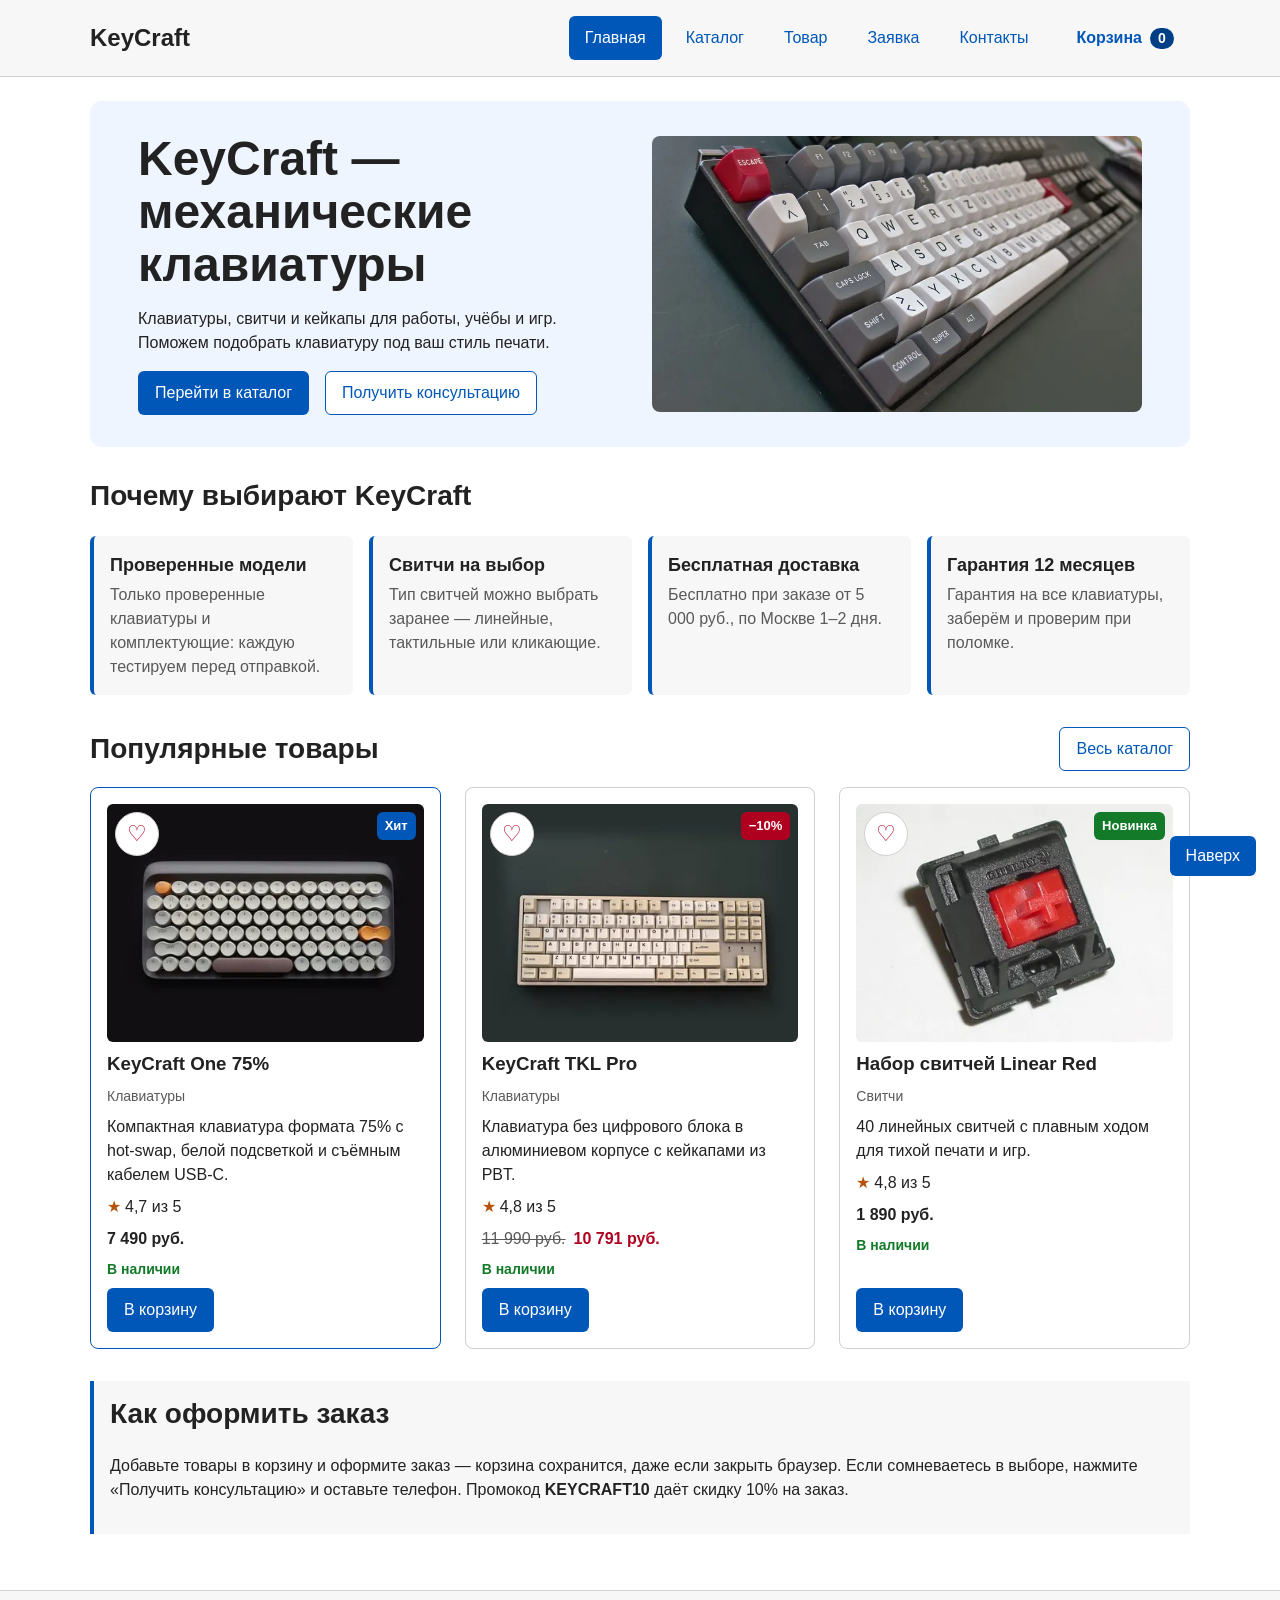
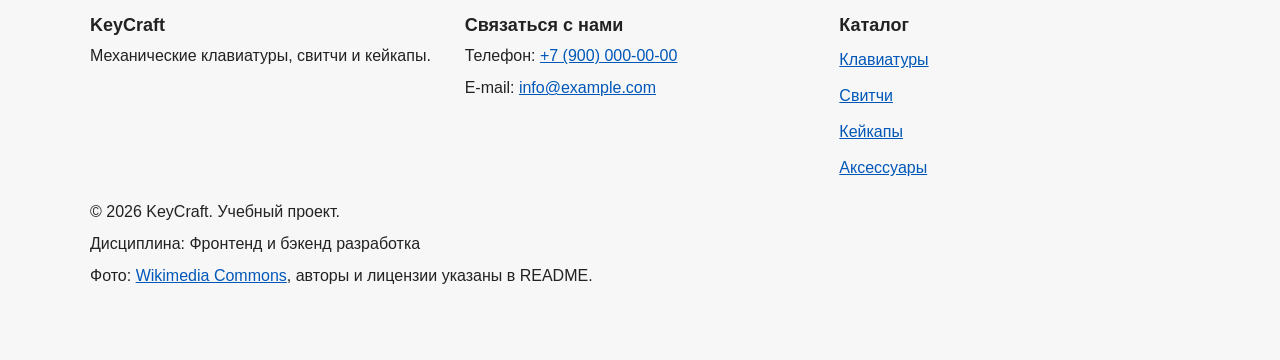
<file: index.html>
<!DOCTYPE html>
<html lang="ru">

<head>
    <meta charset="UTF-8">
    <meta name="viewport" content="width=device-width, initial-scale=1.0">
    <meta name="description" content="Магазин механических клавиатур KeyCraft: клавиатуры, свитчи и кейкапы с доставкой по России.">
    <title>KeyCraft — магазин механических клавиатур</title>
    <link rel="stylesheet" href="css/style.css">
    <link rel="stylesheet" href="css/responsive.css">
    <script>document.documentElement.classList.add('js');</script>
    <script src="js/data.js" defer></script>
    <script src="js/product-utils.js" defer></script>
    <script src="js/storage.js" defer></script>
    <script src="js/favorites.js" defer></script>
    <script src="js/cart.js" defer></script>
    <script src="js/catalog.js" defer></script>
    <script src="js/product-page.js" defer></script>
    <script src="js/modal.js" defer></script>
    <script src="js/validation.js" defer></script>
    <script src="js/main.js" defer></script>
</head>

<body id="top">
    <a class="skip-link" href="#main">Перейти к основному содержимому</a>

    <header class="site-header">
        <div class="site-header__inner">
            <a class="site-header__logo" href="index.html">KeyCraft</a>

            <a class="header-cart" href="cart.html">
                <svg class="header-cart__icon" width="22" height="22" viewBox="0 0 24 24" aria-hidden="true" focusable="false">
                    <path d="M3 4h2l2.4 10.2a1 1 0 0 0 1 .8h8.9a1 1 0 0 0 1-.8L20 8H6.2" fill="none" stroke="currentColor" stroke-width="2" stroke-linecap="round" stroke-linejoin="round"/>
                    <circle cx="9" cy="19" r="1.6" fill="currentColor"/>
                    <circle cx="17" cy="19" r="1.6" fill="currentColor"/>
                </svg>
                <span class="header-cart__text">Корзина</span>
                <span class="header-cart__count" data-cart-count>0</span><span class="visually-hidden"> шт.</span>
            </a>

            <button class="menu-toggle" type="button" aria-expanded="false" aria-controls="site-nav">
                <span class="menu-toggle__icon" aria-hidden="true"></span>
                Меню
            </button>

            <nav class="site-nav" id="site-nav" aria-label="Основная навигация">
                <ul class="site-nav__list">
                    <li class="site-nav__item">
                        <a class="site-nav__link site-nav__link--active" aria-current="page" href="index.html">Главная</a>
                    </li>
                    <li class="site-nav__item">
                        <a class="site-nav__link" href="catalog.html">Каталог</a>
                    </li>
                    <li class="site-nav__item">
                        <a class="site-nav__link" href="product.html">Товар</a>
                    </li>
                    <li class="site-nav__item">
                        <a class="site-nav__link" href="order.html">Заявка</a>
                    </li>
                    <li class="site-nav__item">
                        <a class="site-nav__link" href="contacts.html">Контакты</a>
                    </li>
                </ul>
            </nav>
        </div>
    </header>

    <main class="page" id="main">
        <section class="hero" aria-labelledby="hero-title">
            <div class="hero__content">
                <h1 class="hero__title" id="hero-title">KeyCraft — механические клавиатуры</h1>
                <p class="hero__text">
                    Клавиатуры, свитчи и кейкапы для работы, учёбы и игр.
                    Поможем подобрать клавиатуру под ваш стиль печати.
                </p>
                <div class="hero__actions">
                    <a class="button button--primary" href="catalog.html">Перейти в каталог</a>
                    <button class="button button--secondary" type="button" data-action="consultation">Получить консультацию</button>
                </div>
            </div>

            <picture class="hero__media">
                <source media="(min-width: 1024px)" type="image/webp"
                    srcset="images/hero/hero-desktop-800.webp 800w, images/hero/hero-desktop-1200.webp 1200w"
                    sizes="(min-width: 1100px) 480px, 42vw"
                    width="800" height="450">
                <source media="(min-width: 1024px)"
                    srcset="images/hero/hero-desktop-800.jpg 800w, images/hero/hero-desktop-1200.jpg 1200w"
                    sizes="(min-width: 1100px) 480px, 42vw"
                    width="800" height="450">
                <source type="image/webp"
                    srcset="images/hero/hero-mobile-480.webp 480w, images/hero/hero-mobile-800.webp 800w"
                    sizes="calc(100vw - 64px)">
                <img class="hero__image"
                    src="images/hero/hero-mobile-480.jpg"
                    srcset="images/hero/hero-mobile-480.jpg 480w, images/hero/hero-mobile-800.jpg 800w"
                    sizes="calc(100vw - 64px)"
                    width="480" height="360"
                    fetchpriority="high"
                    alt="Механическая клавиатура с серо-белыми кейкапами и красной клавишей Escape">
            </picture>
        </section>

        <section class="section" id="advantages">
            <h2 class="section__title">Почему выбирают KeyCraft</h2>
            <ul class="advantages-list">
                <li class="advantages-list__item">
                    <h3 class="advantages-list__title">Проверенные модели</h3>
                    <p class="advantages-list__text">Только проверенные клавиатуры и комплектующие: каждую тестируем перед отправкой.</p>
                </li>
                <li class="advantages-list__item">
                    <h3 class="advantages-list__title">Свитчи на выбор</h3>
                    <p class="advantages-list__text">Тип свитчей можно выбрать заранее — линейные, тактильные или кликающие.</p>
                </li>
                <li class="advantages-list__item">
                    <h3 class="advantages-list__title">Бесплатная доставка</h3>
                    <p class="advantages-list__text">Бесплатно при заказе от 5 000 руб., по Москве 1–2 дня.</p>
                </li>
                <li class="advantages-list__item">
                    <h3 class="advantages-list__title">Гарантия 12 месяцев</h3>
                    <p class="advantages-list__text">Гарантия на все клавиатуры, заберём и проверим при поломке.</p>
                </li>
            </ul>
        </section>

        <section class="section" id="popular" aria-labelledby="popular-title">
            <div class="section__header">
                <h2 class="section__title" id="popular-title">Популярные товары</h2>
                <a class="button button--secondary" href="catalog.html">Весь каталог</a>
            </div>

            <div class="products-grid" data-popular-products></div>
            <noscript>
                <p class="catalog-empty">Товары выводятся с помощью JavaScript. Включите JavaScript в браузере, чтобы увидеть каталог.</p>
            </noscript>
        </section>

        <aside class="aside-info" aria-labelledby="how-to-order">
            <h2 class="aside-info__title" id="how-to-order">Как оформить заказ</h2>
            <p class="aside-info__text">
                Добавьте товары в корзину и оформите заказ — корзина сохранится, даже если закрыть браузер.
                Если сомневаетесь в выборе, нажмите «Получить консультацию» и оставьте телефон.
                Промокод <strong>KEYCRAFT10</strong> даёт скидку 10% на заказ.
            </p>
        </aside>
    </main>

    <footer class="site-footer" id="contacts">
        <div class="site-footer__inner">
            <div class="site-footer__col">
                <h2 class="site-footer__title">KeyCraft</h2>
                <p class="site-footer__text">Механические клавиатуры, свитчи и кейкапы.</p>
            </div>

            <div class="site-footer__col">
                <h2 class="site-footer__title">Связаться с нами</h2>
                <p class="site-footer__text">
                    Телефон: <a href="tel:+79000000000">+7 (900) 000-00-00</a>
                </p>
                <p class="site-footer__text">
                    E-mail: <a href="mailto:info@example.com">info@example.com</a>
                </p>
            </div>

            <nav class="site-footer__col" aria-label="Разделы каталога">
                <h2 class="site-footer__title">Каталог</h2>
                <ul class="site-footer__list">
                    <li><a href="catalog.html?category=keyboards">Клавиатуры</a></li>
                    <li><a href="catalog.html?category=switches">Свитчи</a></li>
                    <li><a href="catalog.html?category=keycaps">Кейкапы</a></li>
                    <li><a href="catalog.html?category=accessories">Аксессуары</a></li>
                </ul>
            </nav>
        </div>

        <div class="site-footer__bottom">
            <p class="site-footer__text">&copy; 2026 KeyCraft. Учебный проект.</p>
            <p class="site-footer__text">Дисциплина: Фронтенд и бэкенд разработка</p>
            <p class="site-footer__text">Фото: <a href="https://commons.wikimedia.org/">Wikimedia Commons</a>, авторы и лицензии указаны в README.</p>
        </div>
    </footer>

    <a class="scroll-top" href="#top">Наверх</a>

    <dialog class="order-dialog" id="order-dialog" aria-labelledby="order-dialog-title">
        <div class="order-dialog__header">
            <h2 class="order-dialog__title" id="order-dialog-title">Быстрая заявка</h2>
            <button class="order-dialog__close" type="button" data-close-dialog aria-label="Закрыть окно заявки">
                <span aria-hidden="true">&times;</span>
            </button>
        </div>
        <p class="order-dialog__product" id="order-dialog-product" hidden></p>
        <p class="order-dialog__text">Оставьте телефон — перезвоним за 15 минут в рабочее время.</p>

        <form class="order-form" id="dialog-form" action="#" method="post" novalidate data-form="dialog">
            <input id="selected-product" name="selected-product" type="hidden">

                <div class="order-form__field">
                    <label class="order-form__label" for="dialog-name">Имя *</label>
                    <input class="order-form__input" id="dialog-name" name="name" type="text" data-validate="name" aria-describedby="dialog-name-error" autocomplete="given-name" autofocus>
                    <p class="form-error" id="dialog-name-error"></p>
                </div>

                <div class="order-form__field">
                    <label class="order-form__label" for="dialog-phone">Телефон *</label>
                    <input class="order-form__input" id="dialog-phone" name="phone" type="tel" data-validate="phone" aria-describedby="dialog-phone-hint dialog-phone-error" inputmode="tel" autocomplete="tel" placeholder="+7 (900) 000-00-00">
                    <small class="order-form__hint" id="dialog-phone-hint">Можно вводить в любом формате, например 89001234567</small>
                    <p class="form-error" id="dialog-phone-error"></p>
                </div>

                <div class="order-form__field">
                    <label class="order-form__label" for="dialog-comment">Комментарий</label>
                    <textarea class="order-form__textarea" id="dialog-comment" name="comment" rows="3" placeholder="Удобное время звонка или вопрос"></textarea>
                    <p class="form-error" id="dialog-comment-error"></p>
                </div>

                <div class="order-form__field order-form__field--wide">
                    <label class="order-form__label order-form__label--checkbox" for="dialog-agreement">
                        <input class="order-form__checkbox" id="dialog-agreement" name="agreement" type="checkbox" data-validate="agreement" aria-describedby="dialog-agreement-error">
                        Я согласен на обработку данных *
                    </label>
                    <p class="form-error" id="dialog-agreement-error"></p>
                </div>

            <p class="form-message" tabindex="-1" aria-live="polite"></p>

            <div class="order-form__actions">
                <button class="button button--secondary" type="button" data-close-dialog>Закрыть</button>
                <button class="button button--primary" type="submit">Отправить заявку</button>
            </div>
        </form>
    </dialog>
</body>

</html>
</file>
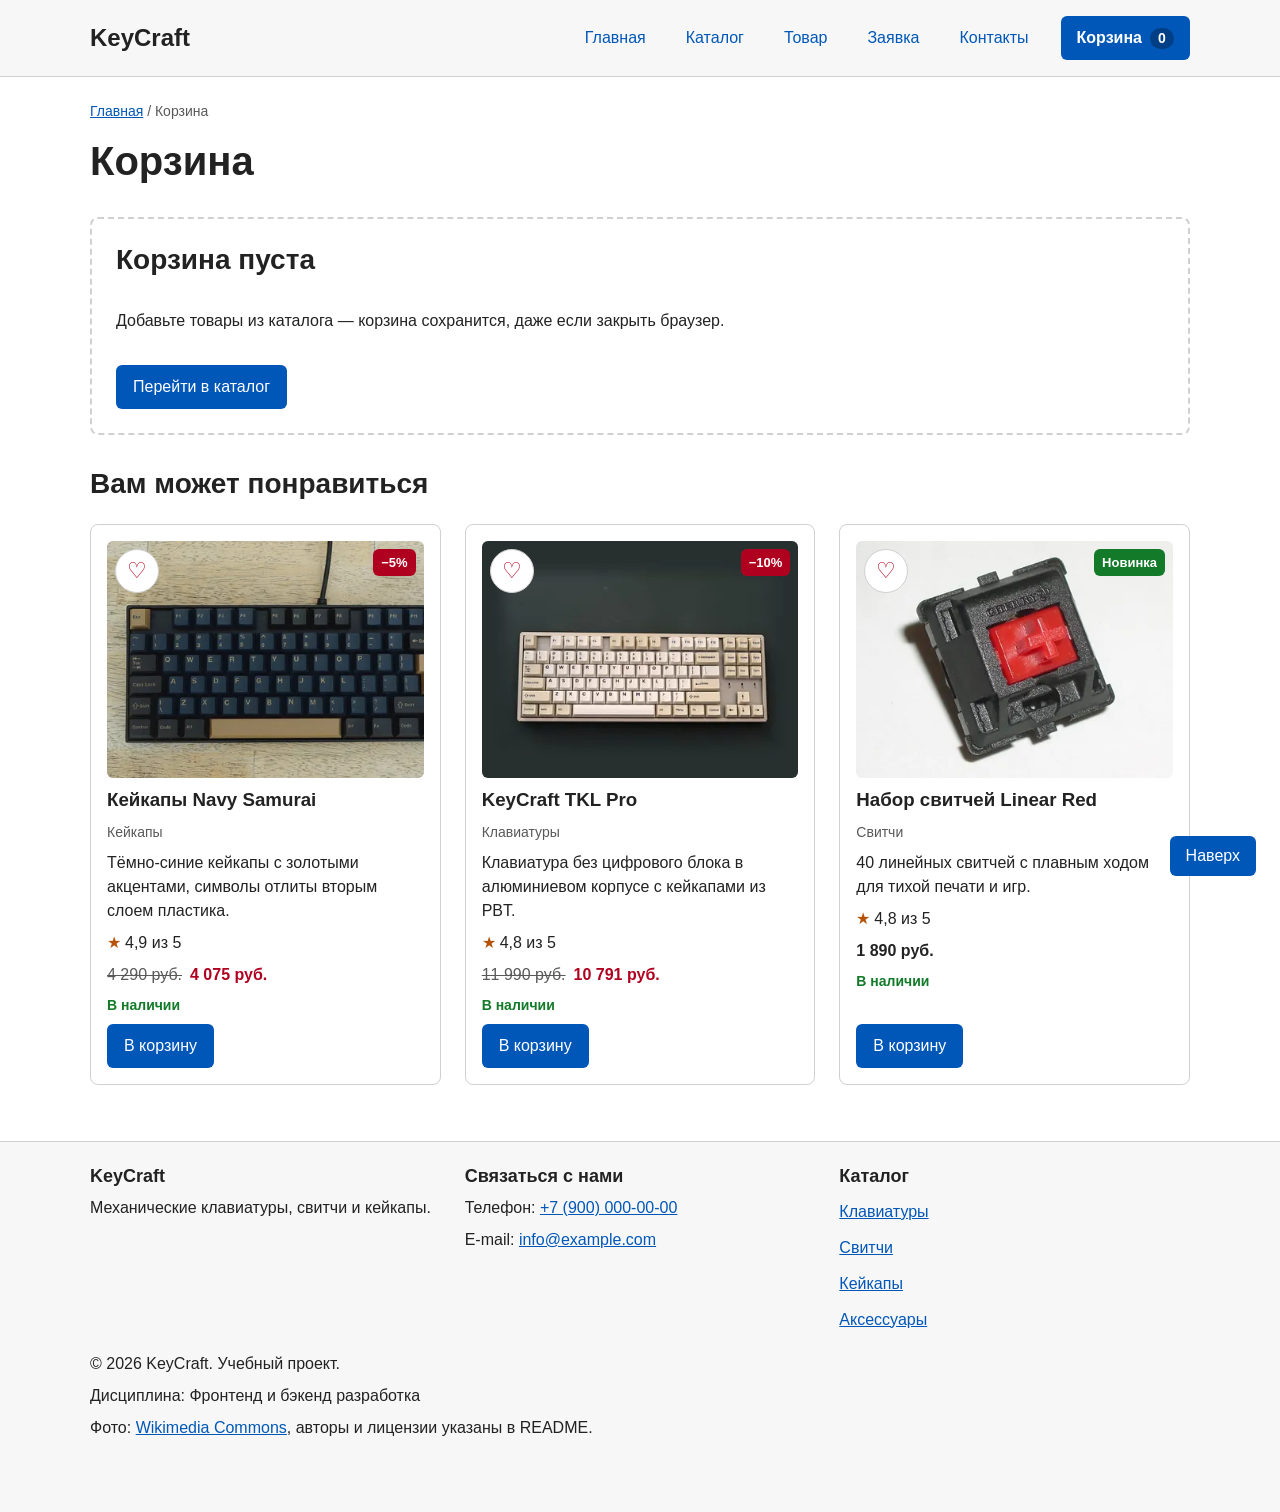
<file: cart.html>
<!DOCTYPE html>
<html lang="ru">

<head>
    <meta charset="UTF-8">
    <meta name="viewport" content="width=device-width, initial-scale=1.0">
    <meta name="description" content="Корзина магазина KeyCraft: выбранные товары, количество, промокод и итоговая сумма заказа.">
    <title>Корзина — KeyCraft</title>
    <link rel="stylesheet" href="css/style.css">
    <link rel="stylesheet" href="css/responsive.css">
    <script>document.documentElement.classList.add('js');</script>
    <script src="js/data.js" defer></script>
    <script src="js/product-utils.js" defer></script>
    <script src="js/storage.js" defer></script>
    <script src="js/favorites.js" defer></script>
    <script src="js/cart.js" defer></script>
    <script src="js/catalog.js" defer></script>
    <script src="js/product-page.js" defer></script>
    <script src="js/modal.js" defer></script>
    <script src="js/validation.js" defer></script>
    <script src="js/main.js" defer></script>
</head>

<body id="top">
    <a class="skip-link" href="#main">Перейти к основному содержимому</a>

    <header class="site-header">
        <div class="site-header__inner">
            <a class="site-header__logo" href="index.html">KeyCraft</a>

            <a class="header-cart header-cart--active" aria-current="page" href="cart.html">
                <svg class="header-cart__icon" width="22" height="22" viewBox="0 0 24 24" aria-hidden="true" focusable="false">
                    <path d="M3 4h2l2.4 10.2a1 1 0 0 0 1 .8h8.9a1 1 0 0 0 1-.8L20 8H6.2" fill="none" stroke="currentColor" stroke-width="2" stroke-linecap="round" stroke-linejoin="round"/>
                    <circle cx="9" cy="19" r="1.6" fill="currentColor"/>
                    <circle cx="17" cy="19" r="1.6" fill="currentColor"/>
                </svg>
                <span class="header-cart__text">Корзина</span>
                <span class="header-cart__count" data-cart-count>0</span><span class="visually-hidden"> шт.</span>
            </a>

            <button class="menu-toggle" type="button" aria-expanded="false" aria-controls="site-nav">
                <span class="menu-toggle__icon" aria-hidden="true"></span>
                Меню
            </button>

            <nav class="site-nav" id="site-nav" aria-label="Основная навигация">
                <ul class="site-nav__list">
                    <li class="site-nav__item">
                        <a class="site-nav__link" href="index.html">Главная</a>
                    </li>
                    <li class="site-nav__item">
                        <a class="site-nav__link" href="catalog.html">Каталог</a>
                    </li>
                    <li class="site-nav__item">
                        <a class="site-nav__link" href="product.html">Товар</a>
                    </li>
                    <li class="site-nav__item">
                        <a class="site-nav__link" href="order.html">Заявка</a>
                    </li>
                    <li class="site-nav__item">
                        <a class="site-nav__link" href="contacts.html">Контакты</a>
                    </li>
                </ul>
            </nav>
        </div>
    </header>

    <main class="page" id="main">
        <nav class="breadcrumbs" aria-label="Навигационная цепочка">
            <a class="breadcrumbs__link" href="index.html">Главная</a>
            <span class="breadcrumbs__current" aria-current="page">Корзина</span>
        </nav>

        <section class="section">
            <h1 class="section__title">Корзина</h1>

            <div class="cart-layout" data-cart-content hidden>
                <div class="cart-layout__items">
                    <ul class="cart-list" data-cart-list aria-label="Товары в корзине"></ul>
                    <button class="button button--secondary" type="button" data-cart-clear>Очистить корзину</button>
                </div>

                <aside class="cart-summary" aria-labelledby="summary-title">
                    <h2 class="cart-summary__title" id="summary-title">Ваш заказ</h2>
                    <dl class="cart-summary__list">
                        <div class="cart-summary__row">
                            <dt data-summary-count>Товары</dt>
                            <dd data-summary-subtotal></dd>
                        </div>
                        <div class="cart-summary__row">
                            <dt>Скидка на товары</dt>
                            <dd data-summary-discount></dd>
                        </div>
                        <div class="cart-summary__row" data-summary-promo-row hidden>
                            <dt data-summary-promo-label>Промокод</dt>
                            <dd data-summary-promo></dd>
                        </div>
                        <div class="cart-summary__row">
                            <dt>Доставка</dt>
                            <dd data-summary-delivery></dd>
                        </div>
                        <div class="cart-summary__row cart-summary__row--total">
                            <dt>К оплате</dt>
                            <dd data-summary-total></dd>
                        </div>
                    </dl>
                    <p class="cart-summary__note" data-delivery-note></p>

                    <form class="promo-form" data-promo-form novalidate>
                        <label class="promo-form__label" for="promo-code">Промокод</label>
                        <div class="promo-form__row">
                            <input class="promo-form__input" id="promo-code" name="promo" type="text" autocomplete="off" aria-describedby="promo-message promo-hint">
                            <button class="button button--secondary" type="submit">Применить</button>
                        </div>
                        <p class="promo-form__message" id="promo-message" aria-live="polite"></p>
                        <p class="promo-form__hint" id="promo-hint">Учебные промокоды: KEYCRAFT10 — скидка 10%, SWITCH500 — минус 500 руб. от 3 000 руб.</p>
                        <button class="promo-form__remove" type="button" data-promo-remove hidden>Отменить промокод</button>
                    </form>

                    <a class="button button--primary cart-summary__checkout" href="order.html?from=cart">Оформить заказ</a>
                </aside>
            </div>

            <div class="cart-empty" data-cart-empty hidden>
                <h2 class="cart-empty__title">Корзина пуста</h2>
                <p>Добавьте товары из каталога — корзина сохранится, даже если закрыть браузер.</p>
                <a class="button button--primary" href="catalog.html">Перейти в каталог</a>
            </div>

            <noscript>
                <p class="catalog-empty">Корзина работает с помощью JavaScript. Включите JavaScript в браузере.</p>
            </noscript>
        </section>

        <section class="section" aria-labelledby="recommended-title">
            <h2 class="section__title" id="recommended-title">Вам может понравиться</h2>
            <div class="products-grid" data-recommended-products></div>
        </section>
    </main>

    <footer class="site-footer" id="contacts">
        <div class="site-footer__inner">
            <div class="site-footer__col">
                <h2 class="site-footer__title">KeyCraft</h2>
                <p class="site-footer__text">Механические клавиатуры, свитчи и кейкапы.</p>
            </div>

            <div class="site-footer__col">
                <h2 class="site-footer__title">Связаться с нами</h2>
                <p class="site-footer__text">
                    Телефон: <a href="tel:+79000000000">+7 (900) 000-00-00</a>
                </p>
                <p class="site-footer__text">
                    E-mail: <a href="mailto:info@example.com">info@example.com</a>
                </p>
            </div>

            <nav class="site-footer__col" aria-label="Разделы каталога">
                <h2 class="site-footer__title">Каталог</h2>
                <ul class="site-footer__list">
                    <li><a href="catalog.html?category=keyboards">Клавиатуры</a></li>
                    <li><a href="catalog.html?category=switches">Свитчи</a></li>
                    <li><a href="catalog.html?category=keycaps">Кейкапы</a></li>
                    <li><a href="catalog.html?category=accessories">Аксессуары</a></li>
                </ul>
            </nav>
        </div>

        <div class="site-footer__bottom">
            <p class="site-footer__text">&copy; 2026 KeyCraft. Учебный проект.</p>
            <p class="site-footer__text">Дисциплина: Фронтенд и бэкенд разработка</p>
            <p class="site-footer__text">Фото: <a href="https://commons.wikimedia.org/">Wikimedia Commons</a>, авторы и лицензии указаны в README.</p>
        </div>
    </footer>

    <a class="scroll-top" href="#top">Наверх</a>
</body>

</html>
</file>
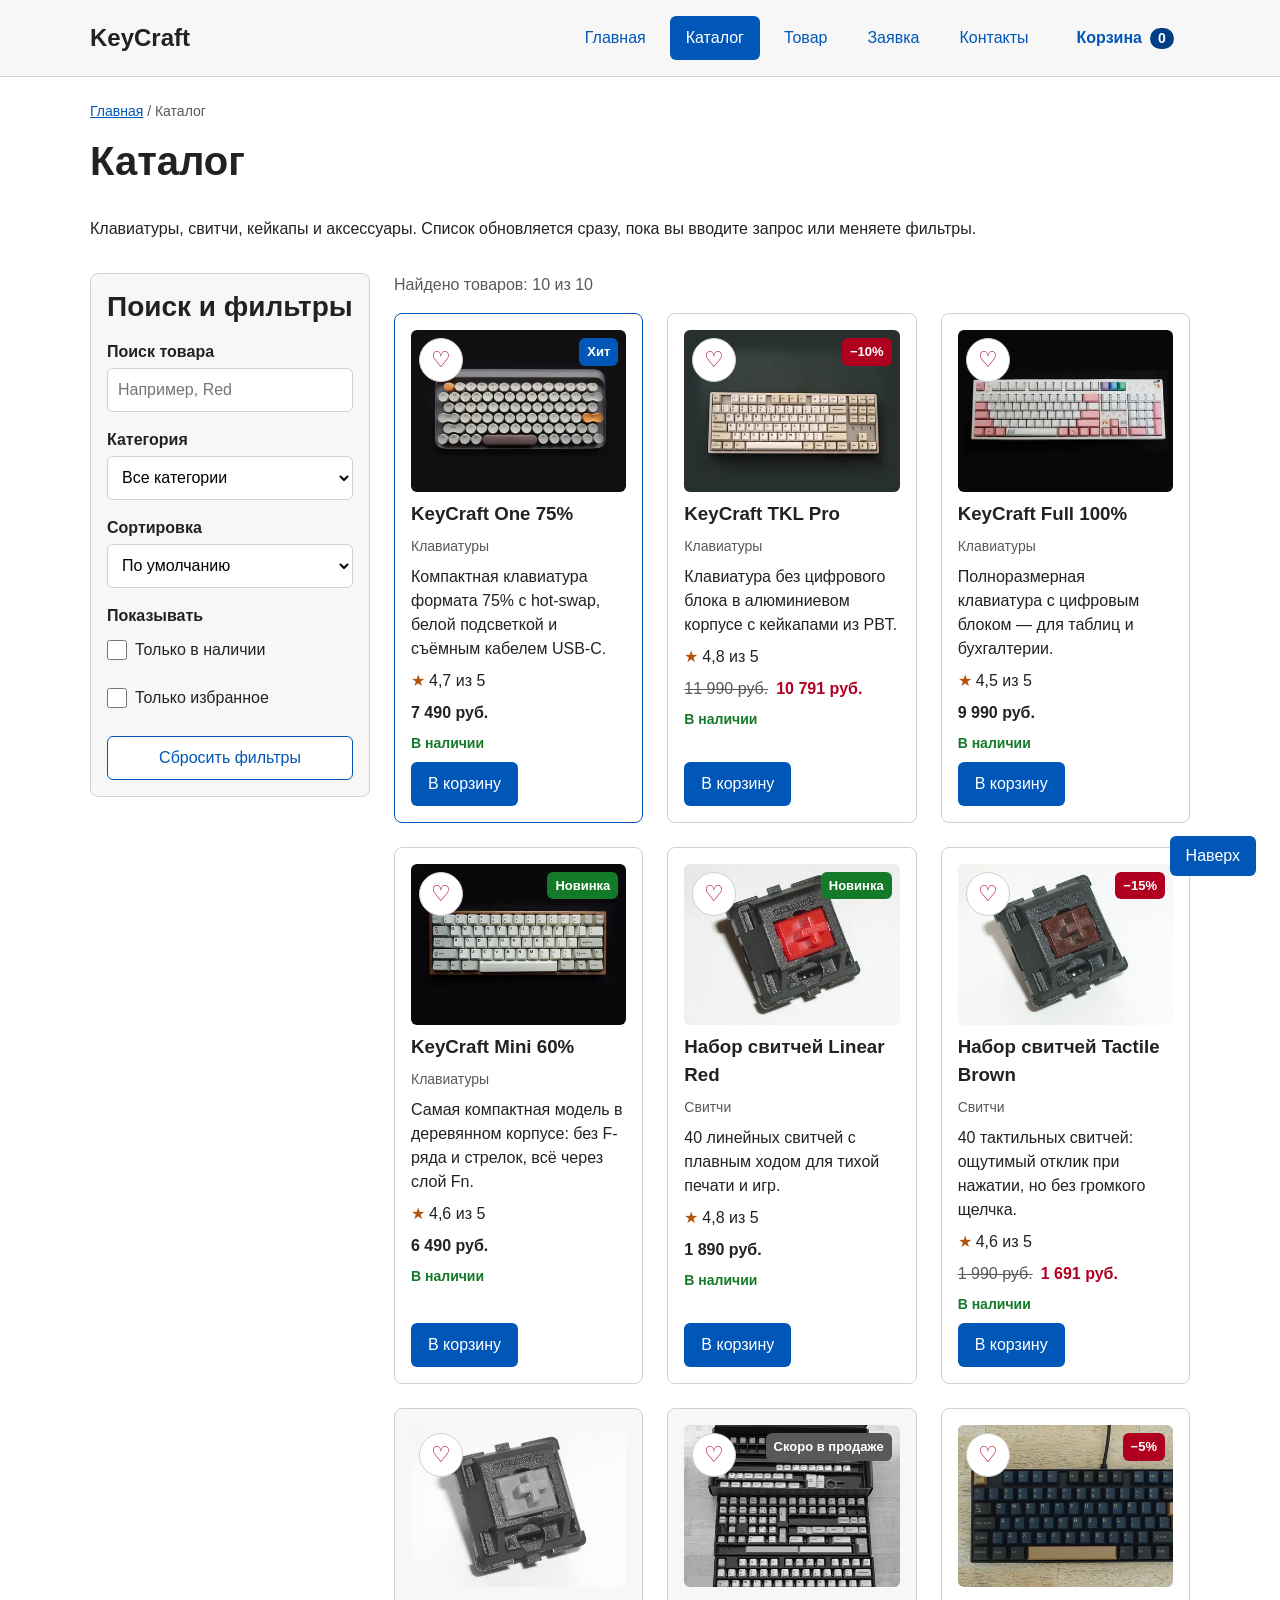
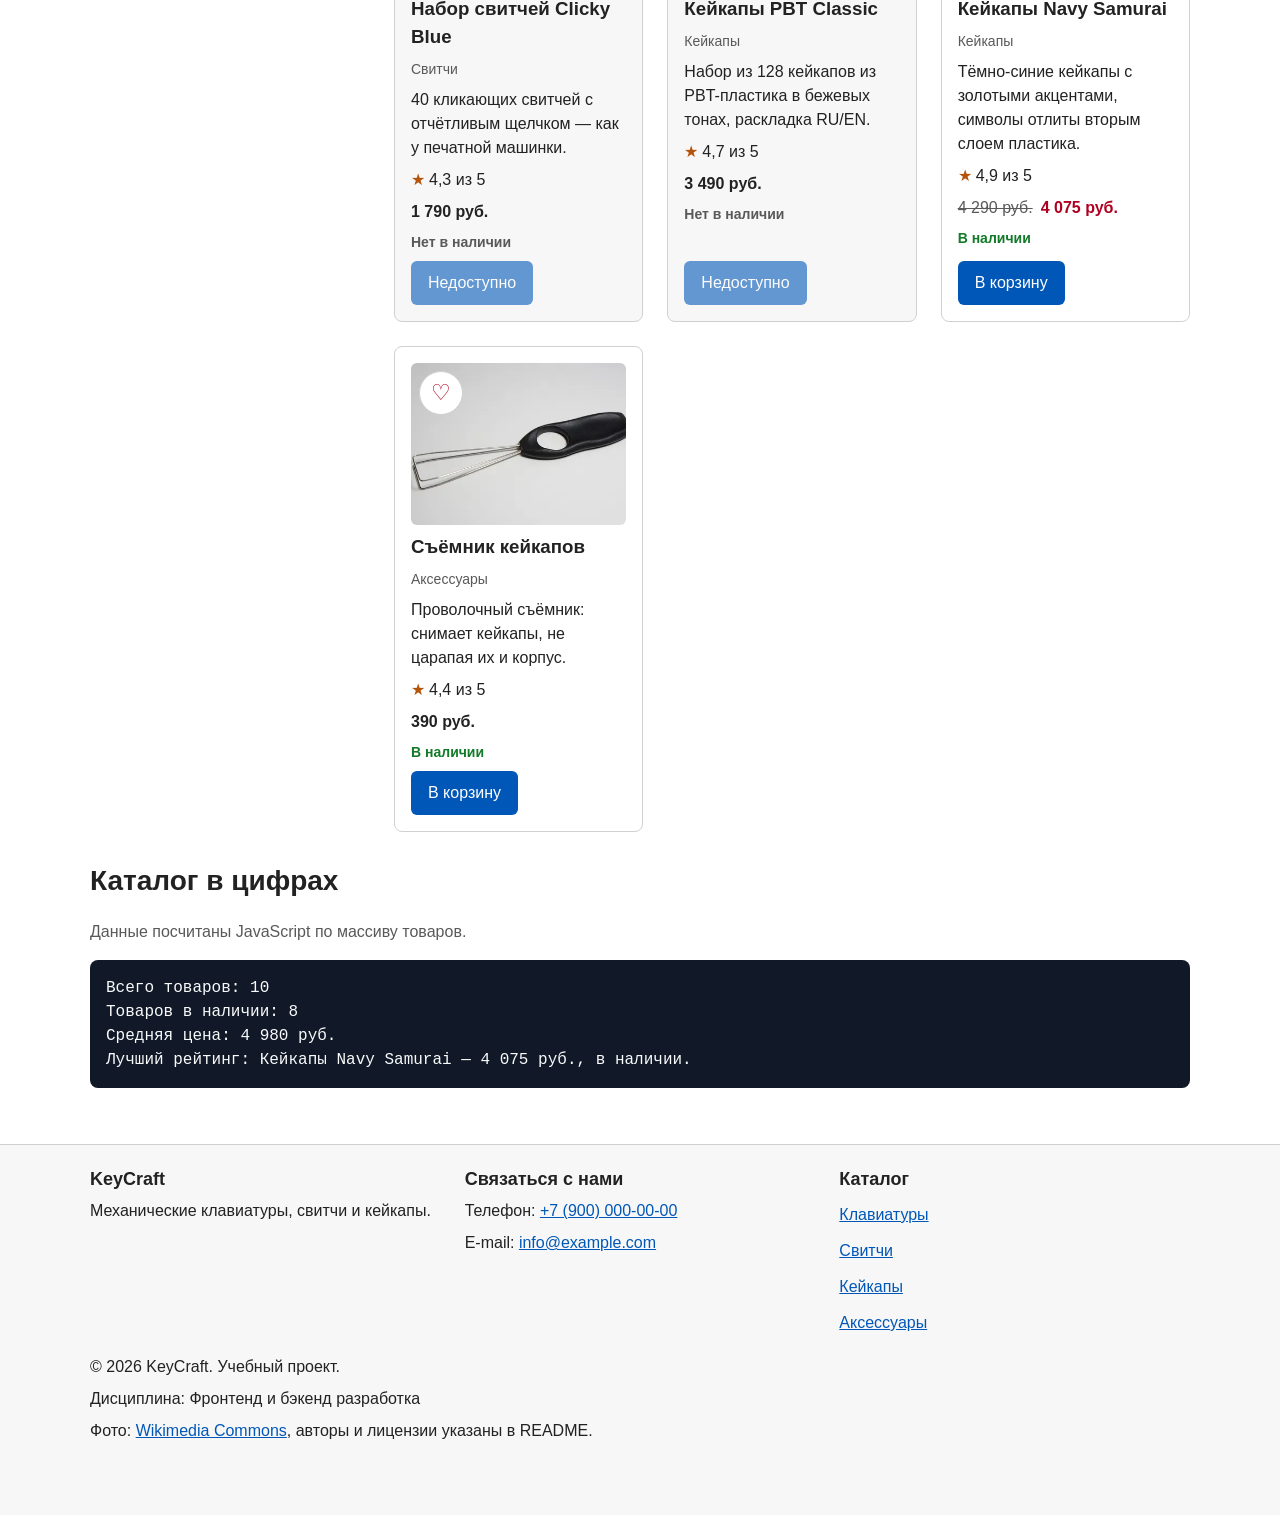
<file: catalog.html>
<!DOCTYPE html>
<html lang="ru">

<head>
    <meta charset="UTF-8">
    <meta name="viewport" content="width=device-width, initial-scale=1.0">
    <meta name="description" content="Каталог KeyCraft: механические клавиатуры, свитчи, кейкапы и аксессуары с поиском, фильтрами и сортировкой.">
    <title>Каталог — KeyCraft</title>
    <link rel="stylesheet" href="css/style.css">
    <link rel="stylesheet" href="css/responsive.css">
    <script>document.documentElement.classList.add('js');</script>
    <script src="js/data.js" defer></script>
    <script src="js/product-utils.js" defer></script>
    <script src="js/storage.js" defer></script>
    <script src="js/favorites.js" defer></script>
    <script src="js/cart.js" defer></script>
    <script src="js/catalog.js" defer></script>
    <script src="js/product-page.js" defer></script>
    <script src="js/modal.js" defer></script>
    <script src="js/validation.js" defer></script>
    <script src="js/main.js" defer></script>
</head>

<body id="top">
    <a class="skip-link" href="#main">Перейти к основному содержимому</a>

    <header class="site-header">
        <div class="site-header__inner">
            <a class="site-header__logo" href="index.html">KeyCraft</a>

            <a class="header-cart" href="cart.html">
                <svg class="header-cart__icon" width="22" height="22" viewBox="0 0 24 24" aria-hidden="true" focusable="false">
                    <path d="M3 4h2l2.4 10.2a1 1 0 0 0 1 .8h8.9a1 1 0 0 0 1-.8L20 8H6.2" fill="none" stroke="currentColor" stroke-width="2" stroke-linecap="round" stroke-linejoin="round"/>
                    <circle cx="9" cy="19" r="1.6" fill="currentColor"/>
                    <circle cx="17" cy="19" r="1.6" fill="currentColor"/>
                </svg>
                <span class="header-cart__text">Корзина</span>
                <span class="header-cart__count" data-cart-count>0</span><span class="visually-hidden"> шт.</span>
            </a>

            <button class="menu-toggle" type="button" aria-expanded="false" aria-controls="site-nav">
                <span class="menu-toggle__icon" aria-hidden="true"></span>
                Меню
            </button>

            <nav class="site-nav" id="site-nav" aria-label="Основная навигация">
                <ul class="site-nav__list">
                    <li class="site-nav__item">
                        <a class="site-nav__link" href="index.html">Главная</a>
                    </li>
                    <li class="site-nav__item">
                        <a class="site-nav__link site-nav__link--active" aria-current="page" href="catalog.html">Каталог</a>
                    </li>
                    <li class="site-nav__item">
                        <a class="site-nav__link" href="product.html">Товар</a>
                    </li>
                    <li class="site-nav__item">
                        <a class="site-nav__link" href="order.html">Заявка</a>
                    </li>
                    <li class="site-nav__item">
                        <a class="site-nav__link" href="contacts.html">Контакты</a>
                    </li>
                </ul>
            </nav>
        </div>
    </header>

    <main class="page" id="main">
        <nav class="breadcrumbs" aria-label="Навигационная цепочка">
            <a class="breadcrumbs__link" href="index.html">Главная</a>
            <span class="breadcrumbs__current" aria-current="page">Каталог</span>
        </nav>

        <section class="section">
            <h1 class="section__title">Каталог</h1>
            <p>
                Клавиатуры, свитчи, кейкапы и аксессуары. Список обновляется сразу,
                пока вы вводите запрос или меняете фильтры.
            </p>
        </section>

        <div class="catalog-layout">
            <aside class="catalog-filters catalog-layout__filters" aria-labelledby="filters-title">
                <div class="catalog-filters__header">
                    <h2 class="catalog-filters__title" id="filters-title">Поиск и фильтры</h2>
                    <button class="filters-toggle" type="button" aria-expanded="false" aria-controls="catalog-controls">
                        <span class="filters-toggle__text">Показать</span><span class="visually-hidden"> фильтры</span>
                    </button>
                </div>

                <form class="catalog-controls" id="catalog-controls" role="search" aria-label="Управление каталогом">
                    <div class="catalog-controls__group">
                        <label class="catalog-controls__label" for="catalog-search">Поиск товара</label>
                        <input class="catalog-controls__input" id="catalog-search" type="search" placeholder="Например, Red" autocomplete="off">
                    </div>

                    <div class="catalog-controls__group">
                        <label class="catalog-controls__label" for="category-filter">Категория</label>
                        <select class="catalog-controls__select" id="category-filter">
                            <option value="all">Все категории</option>
                            <option value="keyboards">Клавиатуры</option>
                            <option value="switches">Свитчи</option>
                            <option value="keycaps">Кейкапы</option>
                            <option value="accessories">Аксессуары</option>
                        </select>
                    </div>

                    <div class="catalog-controls__group">
                        <label class="catalog-controls__label" for="sort-select">Сортировка</label>
                        <select class="catalog-controls__select" id="sort-select">
                            <option value="default">По умолчанию</option>
                            <option value="price-asc">Сначала дешевле</option>
                            <option value="price-desc">Сначала дороже</option>
                            <option value="title-asc">По названию А–Я</option>
                            <option value="rating-desc">Сначала с высоким рейтингом</option>
                        </select>
                    </div>

                    <fieldset class="catalog-controls__group catalog-controls__checks">
                        <legend class="catalog-controls__label">Показывать</legend>
                        <label class="filters-form__label">
                            <input class="filters-form__checkbox" id="only-available" type="checkbox">
                            Только в наличии
                        </label>
                        <label class="filters-form__label">
                            <input class="filters-form__checkbox" id="only-favorites" type="checkbox">
                            Только избранное
                        </label>
                    </fieldset>

                    <button class="button button--secondary" type="reset">Сбросить фильтры</button>
                </form>
            </aside>

            <div class="catalog-layout__products">
                <p class="catalog-count" aria-live="polite" tabindex="-1"></p>

                <div class="catalog-empty" hidden>
                    <h2 class="catalog-empty__title">Ничего не нашлось</h2>
                    <p class="catalog-empty__text" data-empty-query></p>
                    <p class="catalog-empty__text">Попробуйте другую категорию:</p>
                    <div class="catalog-empty__actions">
                        <button class="button button--secondary" type="button" data-empty-category="keyboards">Клавиатуры</button>
                        <button class="button button--secondary" type="button" data-empty-category="switches">Свитчи</button>
                        <button class="button button--secondary" type="button" data-empty-category="keycaps">Кейкапы</button>
                    </div>
                    <button class="button button--primary" type="button" data-empty-reset>Сбросить все фильтры</button>
                </div>

                <div class="products-grid products-grid--catalog" data-products-container></div>
                <noscript>
                <p class="catalog-empty">Товары выводятся с помощью JavaScript. Включите JavaScript в браузере, чтобы увидеть каталог.</p>
            </noscript>
            </div>
        </div>

        <section class="section catalog-stats" aria-labelledby="stats-title">
            <h2 class="section__title" id="stats-title">Каталог в цифрах</h2>
            <p class="js-message">JavaScript пока не выполнился.</p>
            <p class="product-output"></p>
        </section>
    </main>

    <footer class="site-footer" id="contacts">
        <div class="site-footer__inner">
            <div class="site-footer__col">
                <h2 class="site-footer__title">KeyCraft</h2>
                <p class="site-footer__text">Механические клавиатуры, свитчи и кейкапы.</p>
            </div>

            <div class="site-footer__col">
                <h2 class="site-footer__title">Связаться с нами</h2>
                <p class="site-footer__text">
                    Телефон: <a href="tel:+79000000000">+7 (900) 000-00-00</a>
                </p>
                <p class="site-footer__text">
                    E-mail: <a href="mailto:info@example.com">info@example.com</a>
                </p>
            </div>

            <nav class="site-footer__col" aria-label="Разделы каталога">
                <h2 class="site-footer__title">Каталог</h2>
                <ul class="site-footer__list">
                    <li><a href="catalog.html?category=keyboards">Клавиатуры</a></li>
                    <li><a href="catalog.html?category=switches">Свитчи</a></li>
                    <li><a href="catalog.html?category=keycaps">Кейкапы</a></li>
                    <li><a href="catalog.html?category=accessories">Аксессуары</a></li>
                </ul>
            </nav>
        </div>

        <div class="site-footer__bottom">
            <p class="site-footer__text">&copy; 2026 KeyCraft. Учебный проект.</p>
            <p class="site-footer__text">Дисциплина: Фронтенд и бэкенд разработка</p>
            <p class="site-footer__text">Фото: <a href="https://commons.wikimedia.org/">Wikimedia Commons</a>, авторы и лицензии указаны в README.</p>
        </div>
    </footer>

    <a class="scroll-top" href="#top">Наверх</a>
</body>

</html>
</file>
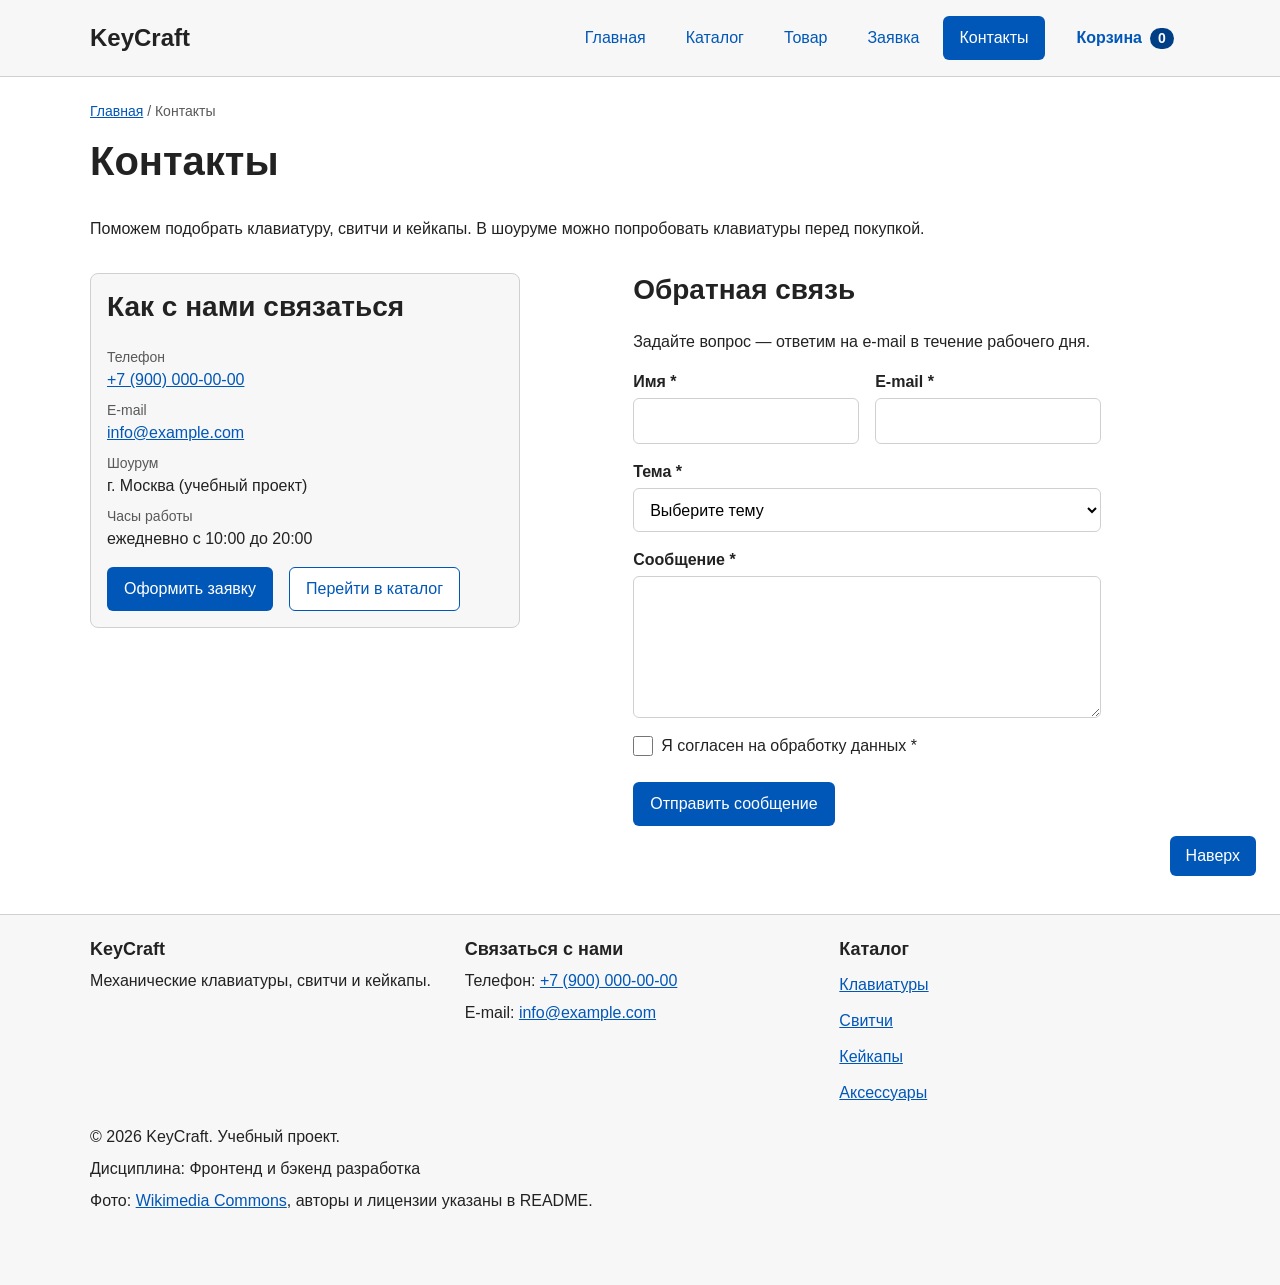
<file: contacts.html>
<!DOCTYPE html>
<html lang="ru">

<head>
    <meta charset="UTF-8">
    <meta name="viewport" content="width=device-width, initial-scale=1.0">
    <meta name="description" content="Контакты магазина KeyCraft: телефон, e-mail, адрес шоурума, часы работы и форма обратной связи.">
    <title>Контакты — KeyCraft</title>
    <link rel="stylesheet" href="css/style.css">
    <link rel="stylesheet" href="css/responsive.css">
    <script>document.documentElement.classList.add('js');</script>
    <script src="js/data.js" defer></script>
    <script src="js/product-utils.js" defer></script>
    <script src="js/storage.js" defer></script>
    <script src="js/favorites.js" defer></script>
    <script src="js/cart.js" defer></script>
    <script src="js/catalog.js" defer></script>
    <script src="js/product-page.js" defer></script>
    <script src="js/modal.js" defer></script>
    <script src="js/validation.js" defer></script>
    <script src="js/main.js" defer></script>
</head>

<body id="top">
    <a class="skip-link" href="#main">Перейти к основному содержимому</a>

    <header class="site-header">
        <div class="site-header__inner">
            <a class="site-header__logo" href="index.html">KeyCraft</a>

            <a class="header-cart" href="cart.html">
                <svg class="header-cart__icon" width="22" height="22" viewBox="0 0 24 24" aria-hidden="true" focusable="false">
                    <path d="M3 4h2l2.4 10.2a1 1 0 0 0 1 .8h8.9a1 1 0 0 0 1-.8L20 8H6.2" fill="none" stroke="currentColor" stroke-width="2" stroke-linecap="round" stroke-linejoin="round"/>
                    <circle cx="9" cy="19" r="1.6" fill="currentColor"/>
                    <circle cx="17" cy="19" r="1.6" fill="currentColor"/>
                </svg>
                <span class="header-cart__text">Корзина</span>
                <span class="header-cart__count" data-cart-count>0</span><span class="visually-hidden"> шт.</span>
            </a>

            <button class="menu-toggle" type="button" aria-expanded="false" aria-controls="site-nav">
                <span class="menu-toggle__icon" aria-hidden="true"></span>
                Меню
            </button>

            <nav class="site-nav" id="site-nav" aria-label="Основная навигация">
                <ul class="site-nav__list">
                    <li class="site-nav__item">
                        <a class="site-nav__link" href="index.html">Главная</a>
                    </li>
                    <li class="site-nav__item">
                        <a class="site-nav__link" href="catalog.html">Каталог</a>
                    </li>
                    <li class="site-nav__item">
                        <a class="site-nav__link" href="product.html">Товар</a>
                    </li>
                    <li class="site-nav__item">
                        <a class="site-nav__link" href="order.html">Заявка</a>
                    </li>
                    <li class="site-nav__item">
                        <a class="site-nav__link site-nav__link--active" aria-current="page" href="contacts.html">Контакты</a>
                    </li>
                </ul>
            </nav>
        </div>
    </header>

    <main class="page" id="main">
        <nav class="breadcrumbs" aria-label="Навигационная цепочка">
            <a class="breadcrumbs__link" href="index.html">Главная</a>
            <span class="breadcrumbs__current" aria-current="page">Контакты</span>
        </nav>

        <section class="section">
            <h1 class="section__title">Контакты</h1>
            <p>
                Поможем подобрать клавиатуру, свитчи и кейкапы.
                В шоуруме можно попробовать клавиатуры перед покупкой.
            </p>
        </section>

        <div class="contacts-layout">
            <section class="contacts-card" aria-labelledby="contacts-info-title">
                <h2 class="contacts-card__title" id="contacts-info-title">Как с нами связаться</h2>

                <address class="contacts-list">
                    <ul class="contacts-list__items">
                        <li class="contacts-list__item">
                            <span class="contacts-list__label">Телефон</span>
                            <a href="tel:+79000000000">+7 (900) 000-00-00</a>
                        </li>
                        <li class="contacts-list__item">
                            <span class="contacts-list__label">E-mail</span>
                            <a href="mailto:info@example.com">info@example.com</a>
                        </li>
                        <li class="contacts-list__item">
                            <span class="contacts-list__label">Шоурум</span>
                            г. Москва (учебный проект)
                        </li>
                        <li class="contacts-list__item">
                            <span class="contacts-list__label">Часы работы</span>
                            ежедневно с 10:00 до 20:00
                        </li>
                    </ul>
                </address>

                <div class="contacts-actions">
                    <a class="button button--primary" href="order.html">Оформить заявку</a>
                    <a class="button button--secondary" href="catalog.html">Перейти в каталог</a>
                </div>
            </section>

            <section class="section" id="feedback" aria-labelledby="feedback-title">
                <h2 class="section__title" id="feedback-title">Обратная связь</h2>
                <p>Задайте вопрос — ответим на e-mail в течение рабочего дня.</p>

                <form class="order-form order-form--columns" id="feedback-form" action="#" method="post" novalidate data-form="feedback">
                    <div class="order-form__field">
                        <label class="order-form__label" for="feedback-name">Имя *</label>
                        <input class="order-form__input" id="feedback-name" name="name" type="text" data-validate="name" aria-describedby="feedback-name-error" autocomplete="given-name">
                        <p class="form-error" id="feedback-name-error"></p>
                    </div>

                    <div class="order-form__field">
                        <label class="order-form__label" for="feedback-email">E-mail *</label>
                        <input class="order-form__input" id="feedback-email" name="email" type="email" data-validate="email" aria-describedby="feedback-email-error" autocomplete="email">
                        <p class="form-error" id="feedback-email-error"></p>
                    </div>

                    <div class="order-form__field order-form__field--wide">
                        <label class="order-form__label" for="feedback-topic">Тема *</label>
                        <select class="order-form__select" id="feedback-topic" name="topic" data-validate="required" data-message="Выберите тему обращения." aria-describedby="feedback-topic-error">
                            <option value="">Выберите тему</option>
                            <option value="choice">Подбор клавиатуры</option>
                            <option value="delivery">Доставка</option>
                            <option value="warranty">Гарантия и сервис</option>
                            <option value="other">Другое</option>
                        </select>
                        <p class="form-error" id="feedback-topic-error"></p>
                    </div>

                    <div class="order-form__field order-form__field--wide">
                        <label class="order-form__label" for="feedback-message">Сообщение *</label>
                        <textarea class="order-form__textarea" id="feedback-message" name="message" rows="5" data-validate="message" aria-describedby="feedback-message-error"></textarea>
                        <p class="form-error" id="feedback-message-error"></p>
                    </div>

                    <div class="order-form__field order-form__field--wide">
                        <label class="order-form__label order-form__label--checkbox" for="feedback-agreement">
                            <input class="order-form__checkbox" id="feedback-agreement" name="agreement" type="checkbox" data-validate="agreement" aria-describedby="feedback-agreement-error">
                            Я согласен на обработку данных *
                        </label>
                        <p class="form-error" id="feedback-agreement-error"></p>
                    </div>

                    <p class="form-message" tabindex="-1" aria-live="polite"></p>

                    <div class="order-form__actions">
                        <button class="button button--primary" type="submit">Отправить сообщение</button>
                    </div>
                </form>
            </section>
        </div>
    </main>

    <footer class="site-footer" id="contacts">
        <div class="site-footer__inner">
            <div class="site-footer__col">
                <h2 class="site-footer__title">KeyCraft</h2>
                <p class="site-footer__text">Механические клавиатуры, свитчи и кейкапы.</p>
            </div>

            <div class="site-footer__col">
                <h2 class="site-footer__title">Связаться с нами</h2>
                <p class="site-footer__text">
                    Телефон: <a href="tel:+79000000000">+7 (900) 000-00-00</a>
                </p>
                <p class="site-footer__text">
                    E-mail: <a href="mailto:info@example.com">info@example.com</a>
                </p>
            </div>

            <nav class="site-footer__col" aria-label="Разделы каталога">
                <h2 class="site-footer__title">Каталог</h2>
                <ul class="site-footer__list">
                    <li><a href="catalog.html?category=keyboards">Клавиатуры</a></li>
                    <li><a href="catalog.html?category=switches">Свитчи</a></li>
                    <li><a href="catalog.html?category=keycaps">Кейкапы</a></li>
                    <li><a href="catalog.html?category=accessories">Аксессуары</a></li>
                </ul>
            </nav>
        </div>

        <div class="site-footer__bottom">
            <p class="site-footer__text">&copy; 2026 KeyCraft. Учебный проект.</p>
            <p class="site-footer__text">Дисциплина: Фронтенд и бэкенд разработка</p>
            <p class="site-footer__text">Фото: <a href="https://commons.wikimedia.org/">Wikimedia Commons</a>, авторы и лицензии указаны в README.</p>
        </div>
    </footer>

    <a class="scroll-top" href="#top">Наверх</a>
</body>

</html>
</file>
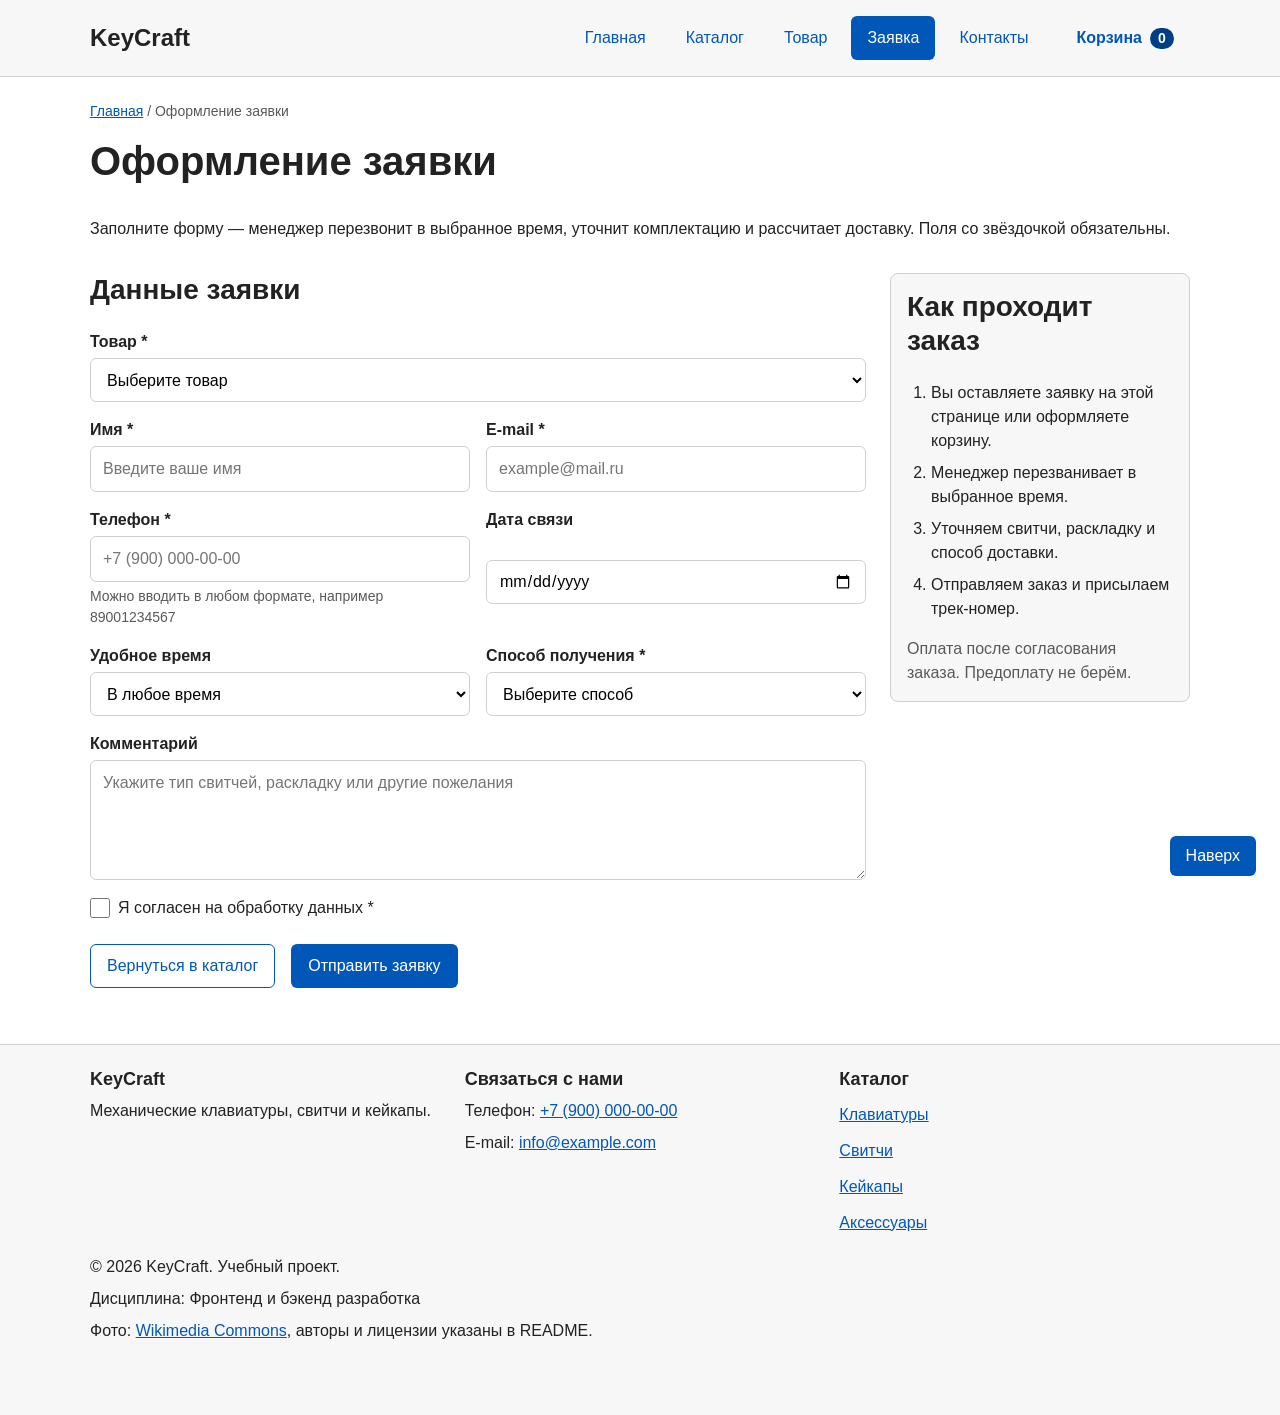
<file: order.html>
<!DOCTYPE html>
<html lang="ru">

<head>
    <meta charset="UTF-8">
    <meta name="viewport" content="width=device-width, initial-scale=1.0">
    <meta name="description" content="Оформление заявки в магазине KeyCraft: выберите товар или оформите корзину, укажите контакты и удобное время связи.">
    <title>Оформление заявки — KeyCraft</title>
    <link rel="stylesheet" href="css/style.css">
    <link rel="stylesheet" href="css/responsive.css">
    <script>document.documentElement.classList.add('js');</script>
    <script src="js/data.js" defer></script>
    <script src="js/product-utils.js" defer></script>
    <script src="js/storage.js" defer></script>
    <script src="js/favorites.js" defer></script>
    <script src="js/cart.js" defer></script>
    <script src="js/catalog.js" defer></script>
    <script src="js/product-page.js" defer></script>
    <script src="js/modal.js" defer></script>
    <script src="js/validation.js" defer></script>
    <script src="js/main.js" defer></script>
</head>

<body id="top">
    <a class="skip-link" href="#main">Перейти к основному содержимому</a>

    <header class="site-header">
        <div class="site-header__inner">
            <a class="site-header__logo" href="index.html">KeyCraft</a>

            <a class="header-cart" href="cart.html">
                <svg class="header-cart__icon" width="22" height="22" viewBox="0 0 24 24" aria-hidden="true" focusable="false">
                    <path d="M3 4h2l2.4 10.2a1 1 0 0 0 1 .8h8.9a1 1 0 0 0 1-.8L20 8H6.2" fill="none" stroke="currentColor" stroke-width="2" stroke-linecap="round" stroke-linejoin="round"/>
                    <circle cx="9" cy="19" r="1.6" fill="currentColor"/>
                    <circle cx="17" cy="19" r="1.6" fill="currentColor"/>
                </svg>
                <span class="header-cart__text">Корзина</span>
                <span class="header-cart__count" data-cart-count>0</span><span class="visually-hidden"> шт.</span>
            </a>

            <button class="menu-toggle" type="button" aria-expanded="false" aria-controls="site-nav">
                <span class="menu-toggle__icon" aria-hidden="true"></span>
                Меню
            </button>

            <nav class="site-nav" id="site-nav" aria-label="Основная навигация">
                <ul class="site-nav__list">
                    <li class="site-nav__item">
                        <a class="site-nav__link" href="index.html">Главная</a>
                    </li>
                    <li class="site-nav__item">
                        <a class="site-nav__link" href="catalog.html">Каталог</a>
                    </li>
                    <li class="site-nav__item">
                        <a class="site-nav__link" href="product.html">Товар</a>
                    </li>
                    <li class="site-nav__item">
                        <a class="site-nav__link site-nav__link--active" aria-current="page" href="order.html">Заявка</a>
                    </li>
                    <li class="site-nav__item">
                        <a class="site-nav__link" href="contacts.html">Контакты</a>
                    </li>
                </ul>
            </nav>
        </div>
    </header>

    <main class="page" id="main">
        <nav class="breadcrumbs" aria-label="Навигационная цепочка">
            <a class="breadcrumbs__link" href="index.html">Главная</a>
            <span class="breadcrumbs__current" aria-current="page">Оформление заявки</span>
        </nav>

        <section class="section">
            <h1 class="section__title">Оформление заявки</h1>
            <p>
                Заполните форму — менеджер перезвонит в выбранное время,
                уточнит комплектацию и рассчитает доставку. Поля со звёздочкой обязательны.
            </p>
        </section>

        <div class="order-layout">
            <section class="section order-layout__form" aria-labelledby="order-form-title">
                <h2 class="section__title" id="order-form-title">Данные заявки</h2>

                <form class="order-form order-form--columns" id="order-form" action="#" method="post" novalidate data-form="order">
                    <div class="order-cart order-form__field--wide" data-order-cart hidden>
                        <h3 class="order-cart__title">Товары из корзины</h3>
                        <ul class="order-cart__list" data-order-cart-list></ul>
                        <p class="order-cart__total" data-order-cart-total></p>
                        <a href="cart.html">Изменить корзину</a>
                    </div>

                    <div class="order-form__field order-form__field--wide" data-product-field>
                        <label class="order-form__label" for="order-product">Товар *</label>
                        <select class="order-form__select" id="order-product" name="product" data-validate="required" data-message="Выберите товар из списка." aria-describedby="order-product-error">
                        <option value="">Выберите товар</option>
                        <option value="KeyCraft One 75%">KeyCraft One 75%</option>
                        <option value="KeyCraft TKL Pro">KeyCraft TKL Pro</option>
                        <option value="KeyCraft Full 100%">KeyCraft Full 100%</option>
                        <option value="KeyCraft Mini 60%">KeyCraft Mini 60%</option>
                        <option value="Набор свитчей">Набор свитчей</option>
                        <option value="Кейкапы">Кейкапы</option>
                        <option value="Консультация">Нужна консультация по выбору</option>
                    </select>
                        <p class="form-error" id="order-product-error"></p>
                    </div>

                    <div class="order-form__field">
                        <label class="order-form__label" for="order-name">Имя *</label>
                        <input class="order-form__input" id="order-name" name="name" type="text" data-validate="name" aria-describedby="order-name-error" autocomplete="given-name" placeholder="Введите ваше имя">
                        <p class="form-error" id="order-name-error"></p>
                    </div>

                    <div class="order-form__field">
                        <label class="order-form__label" for="order-email">E-mail *</label>
                        <input class="order-form__input" id="order-email" name="email" type="email" data-validate="email" aria-describedby="order-email-error" autocomplete="email" placeholder="example@mail.ru">
                        <p class="form-error" id="order-email-error"></p>
                    </div>

                    <div class="order-form__field">
                        <label class="order-form__label" for="order-phone">Телефон *</label>
                        <input class="order-form__input" id="order-phone" name="phone" type="tel" data-validate="phone" aria-describedby="order-phone-hint order-phone-error" inputmode="tel" autocomplete="tel" placeholder="+7 (900) 000-00-00">
                        <small class="order-form__hint" id="order-phone-hint">Можно вводить в любом формате, например 89001234567</small>
                        <p class="form-error" id="order-phone-error"></p>
                    </div>

                    <div class="order-form__field">
                        <label class="order-form__label" for="order-date">Дата связи</label>
                        <input class="order-form__input" id="order-date" name="date" type="date" data-validate="date" aria-describedby="order-date-error">
                        <p class="form-error" id="order-date-error"></p>
                    </div>

                    <div class="order-form__field">
                        <label class="order-form__label" for="order-time">Удобное время</label>
                        <select class="order-form__select" id="order-time" name="time">
                            <option value="any">В любое время</option>
                            <option value="morning">С 10:00 до 13:00</option>
                            <option value="day">С 13:00 до 17:00</option>
                            <option value="evening">С 17:00 до 20:00</option>
                        </select>
                        <p class="form-error" id="order-time-error"></p>
                    </div>

                    <div class="order-form__field">
                        <label class="order-form__label" for="order-delivery">Способ получения *</label>
                        <select class="order-form__select" id="order-delivery" name="delivery" data-validate="required" data-message="Выберите способ получения." aria-describedby="order-delivery-error">
                            <option value="">Выберите способ</option>
                            <option value="pickup">Самовывоз из шоурума</option>
                            <option value="courier">Курьер по Москве</option>
                            <option value="post">Доставка по России</option>
                        </select>
                        <p class="form-error" id="order-delivery-error"></p>
                    </div>

                    <div class="order-form__field order-form__field--wide">
                        <label class="order-form__label" for="order-comment">Комментарий</label>
                        <textarea class="order-form__textarea" id="order-comment" name="comment" rows="4" placeholder="Укажите тип свитчей, раскладку или другие пожелания"></textarea>
                        <p class="form-error" id="order-comment-error"></p>
                    </div>

                    <div class="order-form__field order-form__field--wide">
                        <label class="order-form__label order-form__label--checkbox" for="order-agreement">
                            <input class="order-form__checkbox" id="order-agreement" name="agreement" type="checkbox" data-validate="agreement" aria-describedby="order-agreement-error">
                            Я согласен на обработку данных *
                        </label>
                        <p class="form-error" id="order-agreement-error"></p>
                    </div>

                    <p class="form-message" tabindex="-1" aria-live="polite"></p>

                    <div class="order-form__actions">
                        <a class="button button--secondary" href="catalog.html">Вернуться в каталог</a>
                        <button class="button button--primary" type="submit">Отправить заявку</button>
                    </div>
                </form>
            </section>

            <aside class="order-aside order-layout__aside" aria-labelledby="order-steps-title">
                <h2 class="order-aside__title" id="order-steps-title">Как проходит заказ</h2>
                <ol class="order-steps">
                    <li class="order-steps__item">Вы оставляете заявку на этой странице или оформляете корзину.</li>
                    <li class="order-steps__item">Менеджер перезванивает в выбранное время.</li>
                    <li class="order-steps__item">Уточняем свитчи, раскладку и способ доставки.</li>
                    <li class="order-steps__item">Отправляем заказ и присылаем трек-номер.</li>
                </ol>
                <p class="order-aside__note">
                    Оплата после согласования заказа. Предоплату не берём.
                </p>
            </aside>
        </div>
    </main>

    <footer class="site-footer" id="contacts">
        <div class="site-footer__inner">
            <div class="site-footer__col">
                <h2 class="site-footer__title">KeyCraft</h2>
                <p class="site-footer__text">Механические клавиатуры, свитчи и кейкапы.</p>
            </div>

            <div class="site-footer__col">
                <h2 class="site-footer__title">Связаться с нами</h2>
                <p class="site-footer__text">
                    Телефон: <a href="tel:+79000000000">+7 (900) 000-00-00</a>
                </p>
                <p class="site-footer__text">
                    E-mail: <a href="mailto:info@example.com">info@example.com</a>
                </p>
            </div>

            <nav class="site-footer__col" aria-label="Разделы каталога">
                <h2 class="site-footer__title">Каталог</h2>
                <ul class="site-footer__list">
                    <li><a href="catalog.html?category=keyboards">Клавиатуры</a></li>
                    <li><a href="catalog.html?category=switches">Свитчи</a></li>
                    <li><a href="catalog.html?category=keycaps">Кейкапы</a></li>
                    <li><a href="catalog.html?category=accessories">Аксессуары</a></li>
                </ul>
            </nav>
        </div>

        <div class="site-footer__bottom">
            <p class="site-footer__text">&copy; 2026 KeyCraft. Учебный проект.</p>
            <p class="site-footer__text">Дисциплина: Фронтенд и бэкенд разработка</p>
            <p class="site-footer__text">Фото: <a href="https://commons.wikimedia.org/">Wikimedia Commons</a>, авторы и лицензии указаны в README.</p>
        </div>
    </footer>

    <a class="scroll-top" href="#top">Наверх</a>
</body>

</html>
</file>
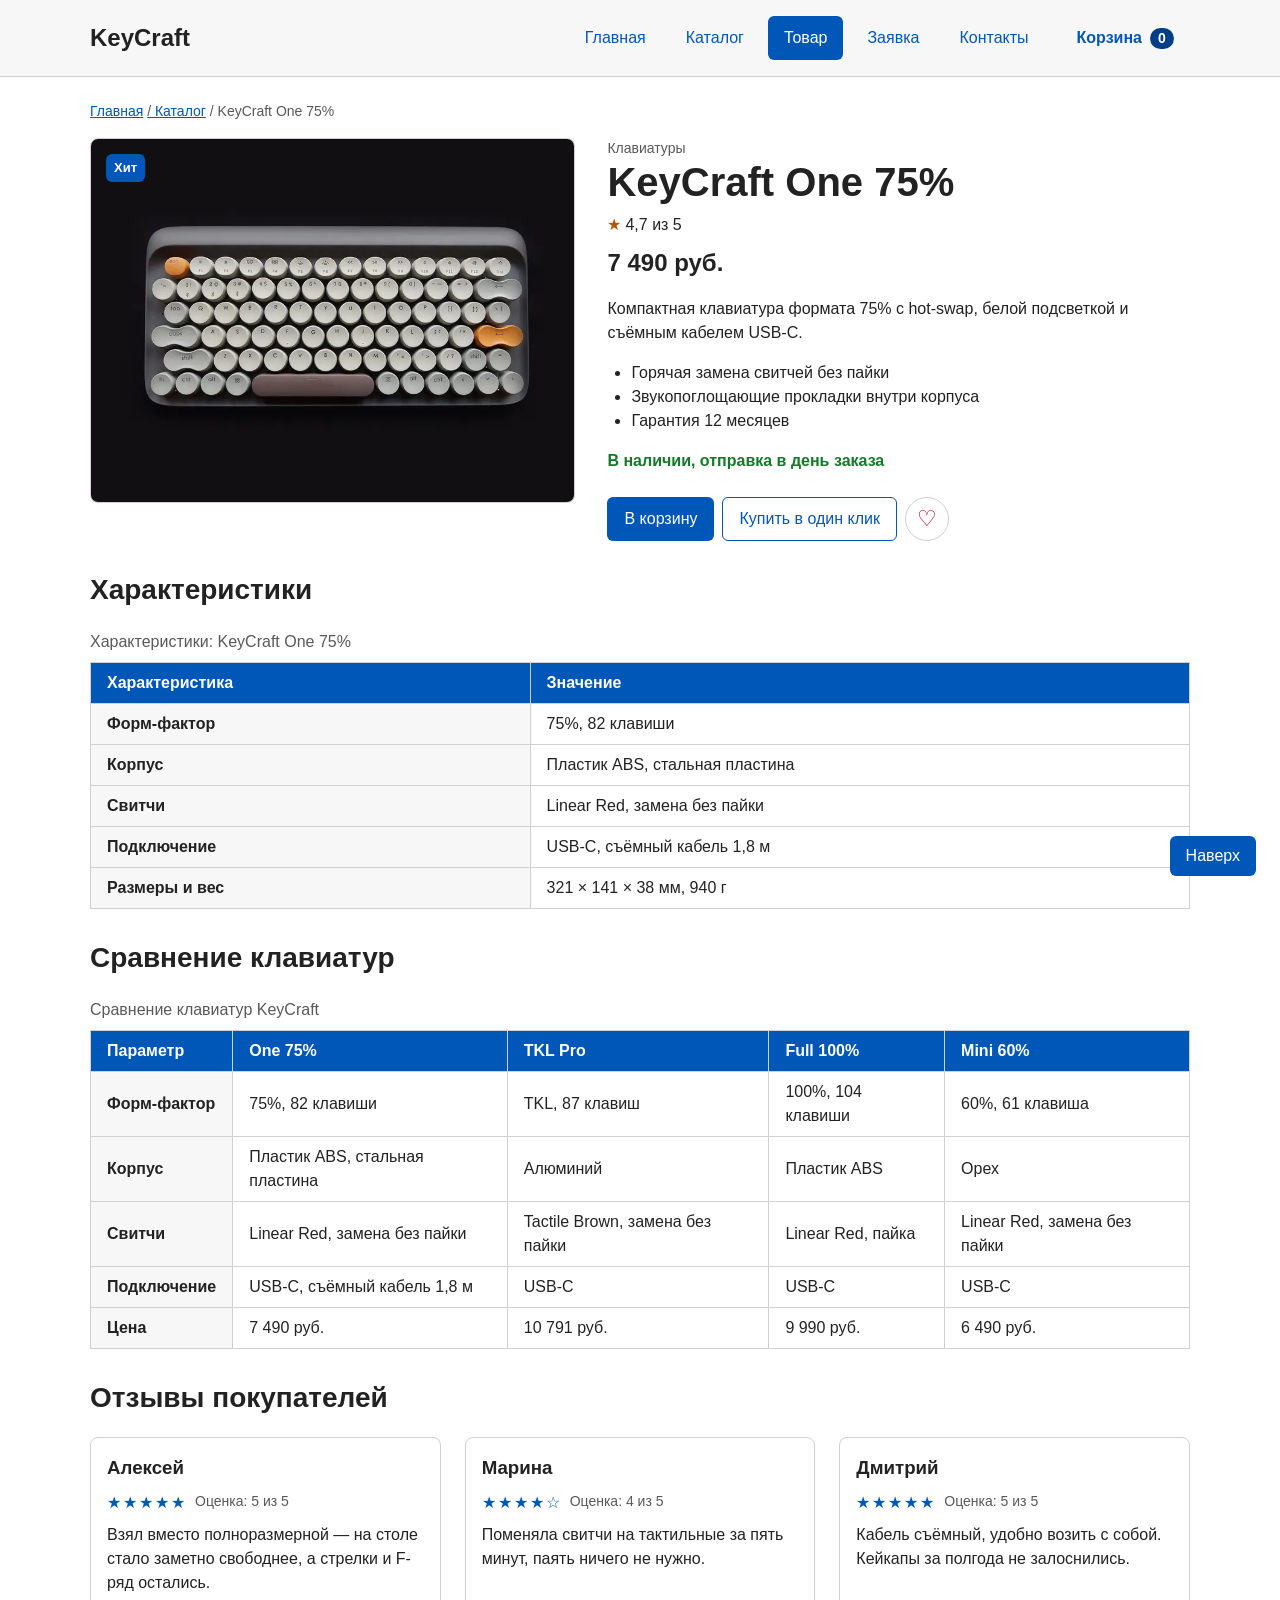
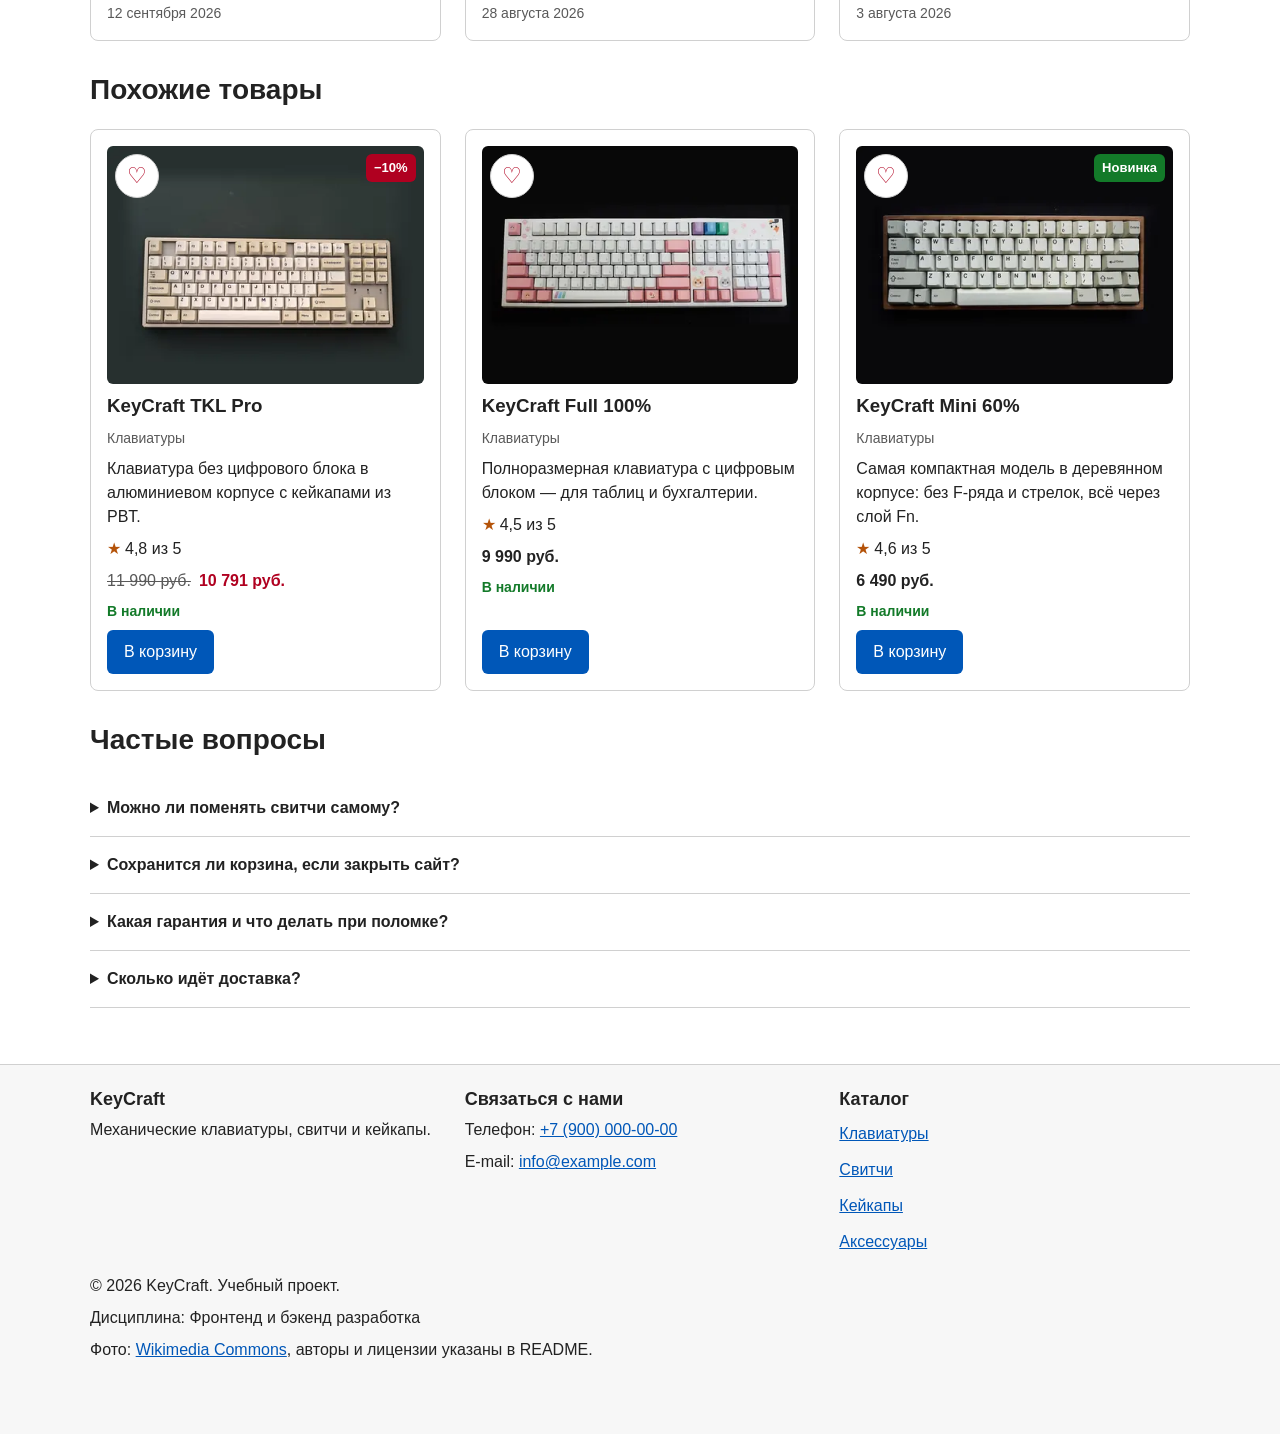
<file: product.html>
<!DOCTYPE html>
<html lang="ru">

<head>
    <meta charset="UTF-8">
    <meta name="viewport" content="width=device-width, initial-scale=1.0">
    <meta name="description" content="Карточка товара KeyCraft: описание, цена, характеристики, сравнение моделей и отзывы.">
    <title>Товар — KeyCraft</title>
    <link rel="stylesheet" href="css/style.css">
    <link rel="stylesheet" href="css/responsive.css">
    <script>document.documentElement.classList.add('js');</script>
    <script src="js/data.js" defer></script>
    <script src="js/product-utils.js" defer></script>
    <script src="js/storage.js" defer></script>
    <script src="js/favorites.js" defer></script>
    <script src="js/cart.js" defer></script>
    <script src="js/catalog.js" defer></script>
    <script src="js/product-page.js" defer></script>
    <script src="js/modal.js" defer></script>
    <script src="js/validation.js" defer></script>
    <script src="js/main.js" defer></script>
</head>

<body id="top">
    <a class="skip-link" href="#main">Перейти к основному содержимому</a>

    <header class="site-header">
        <div class="site-header__inner">
            <a class="site-header__logo" href="index.html">KeyCraft</a>

            <a class="header-cart" href="cart.html">
                <svg class="header-cart__icon" width="22" height="22" viewBox="0 0 24 24" aria-hidden="true" focusable="false">
                    <path d="M3 4h2l2.4 10.2a1 1 0 0 0 1 .8h8.9a1 1 0 0 0 1-.8L20 8H6.2" fill="none" stroke="currentColor" stroke-width="2" stroke-linecap="round" stroke-linejoin="round"/>
                    <circle cx="9" cy="19" r="1.6" fill="currentColor"/>
                    <circle cx="17" cy="19" r="1.6" fill="currentColor"/>
                </svg>
                <span class="header-cart__text">Корзина</span>
                <span class="header-cart__count" data-cart-count>0</span><span class="visually-hidden"> шт.</span>
            </a>

            <button class="menu-toggle" type="button" aria-expanded="false" aria-controls="site-nav">
                <span class="menu-toggle__icon" aria-hidden="true"></span>
                Меню
            </button>

            <nav class="site-nav" id="site-nav" aria-label="Основная навигация">
                <ul class="site-nav__list">
                    <li class="site-nav__item">
                        <a class="site-nav__link" href="index.html">Главная</a>
                    </li>
                    <li class="site-nav__item">
                        <a class="site-nav__link" href="catalog.html">Каталог</a>
                    </li>
                    <li class="site-nav__item">
                        <a class="site-nav__link site-nav__link--active" aria-current="page" href="product.html">Товар</a>
                    </li>
                    <li class="site-nav__item">
                        <a class="site-nav__link" href="order.html">Заявка</a>
                    </li>
                    <li class="site-nav__item">
                        <a class="site-nav__link" href="contacts.html">Контакты</a>
                    </li>
                </ul>
            </nav>
        </div>
    </header>

    <main class="page" id="main">
        <nav class="breadcrumbs" aria-label="Навигационная цепочка">
            <a class="breadcrumbs__link" href="index.html">Главная</a>
            <a class="breadcrumbs__link" href="catalog.html">Каталог</a>
            <span class="breadcrumbs__current" aria-current="page" data-product-crumb>Товар</span>
        </nav>

        <section class="section product" data-product-page>
            <div class="product__media" data-product-media data-product-only></div>

            <div class="product__info">
                <p class="product__category" data-product-category data-product-only></p>
                <h1 class="product__title" data-product-title>Загрузка товара…</h1>
                <div data-product-only>
                    <p data-product-rating></p>
                    <p data-product-price></p>
                    <p class="product__saving" data-product-saving hidden></p>
                    <p class="product__description" data-product-description></p>
                    <ul class="product__highlights" data-product-features></ul>
                    <p class="product__stock" data-product-stock></p>
                    <div class="product__actions" data-product-actions></div>
                </div>
                <div class="product-missing" data-product-missing hidden>
                    <p>Такого товара нет в каталоге: возможно, ссылка устарела или в адресе опечатка.</p>
                    <a class="button button--primary" href="catalog.html">Вернуться в каталог</a>
                </div>
                <noscript>
                    <p>Описание товара выводится с помощью JavaScript. Включите JavaScript в браузере.</p>
                </noscript>
            </div>
        </section>

        <section class="section" id="specs" data-product-only>
            <h2 class="section__title" id="specs-title">Характеристики</h2>
            <div class="table-wrapper" role="region" aria-labelledby="specs-title" tabindex="0">
                <table class="specs-table">
                    <caption class="specs-table__caption" data-specs-caption>Характеристики товара</caption>
                    <thead class="specs-table__head">
                        <tr>
                            <th class="specs-table__th" scope="col">Характеристика</th>
                            <th class="specs-table__th" scope="col">Значение</th>
                        </tr>
                    </thead>
                    <tbody data-specs-body></tbody>
                </table>
            </div>
        </section>

        <section class="section" id="compare" data-product-only data-compare-section>
            <h2 class="section__title" id="compare-title">Сравнение клавиатур</h2>
            <div class="table-wrapper" role="region" aria-labelledby="compare-title" tabindex="0" data-compare-wrapper></div>
        </section>

        <section class="section" id="reviews" data-product-only>
            <h2 class="section__title">Отзывы покупателей</h2>
            <div class="reviews" data-reviews></div>
            <p class="reviews__empty" data-reviews-empty hidden>Отзывов пока нет — будьте первым, кто поделится впечатлениями.</p>
        </section>

        <section class="section" id="related" data-product-only data-related-section aria-labelledby="related-title">
            <h2 class="section__title" id="related-title">Похожие товары</h2>
            <div class="products-grid" data-related-products></div>
        </section>

        <section class="section" id="faq">
            <h2 class="section__title">Частые вопросы</h2>
            <div class="faq">
                <details class="faq__item">
                    <summary class="faq__question">Можно ли поменять свитчи самому?</summary>
                    <p class="faq__answer">
                        Да, на моделях с hot-swap свитч вынимается съёмником и вставляется новый, паять не нужно.
                        Наборы свитчей есть в каталоге.
                    </p>
                </details>
                <details class="faq__item">
                    <summary class="faq__question">Сохранится ли корзина, если закрыть сайт?</summary>
                    <p class="faq__answer">
                        Да, корзина и избранное хранятся в браузере и восстановятся при следующем визите.
                    </p>
                </details>
                <details class="faq__item">
                    <summary class="faq__question">Какая гарантия и что делать при поломке?</summary>
                    <p class="faq__answer">
                        Гарантия 12 месяцев. Оставьте заявку — заберём клавиатуру, проверим и вернём или заменим.
                    </p>
                </details>
                <details class="faq__item">
                    <summary class="faq__question">Сколько идёт доставка?</summary>
                    <p class="faq__answer">
                        По Москве — 1–2 дня, по России — от 3 до 7 дней. Бесплатно при заказе от 5 000 руб.
                    </p>
                </details>
            </div>
        </section>
    </main>

    <footer class="site-footer" id="contacts">
        <div class="site-footer__inner">
            <div class="site-footer__col">
                <h2 class="site-footer__title">KeyCraft</h2>
                <p class="site-footer__text">Механические клавиатуры, свитчи и кейкапы.</p>
            </div>

            <div class="site-footer__col">
                <h2 class="site-footer__title">Связаться с нами</h2>
                <p class="site-footer__text">
                    Телефон: <a href="tel:+79000000000">+7 (900) 000-00-00</a>
                </p>
                <p class="site-footer__text">
                    E-mail: <a href="mailto:info@example.com">info@example.com</a>
                </p>
            </div>

            <nav class="site-footer__col" aria-label="Разделы каталога">
                <h2 class="site-footer__title">Каталог</h2>
                <ul class="site-footer__list">
                    <li><a href="catalog.html?category=keyboards">Клавиатуры</a></li>
                    <li><a href="catalog.html?category=switches">Свитчи</a></li>
                    <li><a href="catalog.html?category=keycaps">Кейкапы</a></li>
                    <li><a href="catalog.html?category=accessories">Аксессуары</a></li>
                </ul>
            </nav>
        </div>

        <div class="site-footer__bottom">
            <p class="site-footer__text">&copy; 2026 KeyCraft. Учебный проект.</p>
            <p class="site-footer__text">Дисциплина: Фронтенд и бэкенд разработка</p>
            <p class="site-footer__text">Фото: <a href="https://commons.wikimedia.org/">Wikimedia Commons</a>, авторы и лицензии указаны в README.</p>
        </div>
    </footer>

    <a class="scroll-top" href="#top">Наверх</a>

    <dialog class="order-dialog" id="order-dialog" aria-labelledby="order-dialog-title">
        <div class="order-dialog__header">
            <h2 class="order-dialog__title" id="order-dialog-title">Быстрая заявка</h2>
            <button class="order-dialog__close" type="button" data-close-dialog aria-label="Закрыть окно заявки">
                <span aria-hidden="true">&times;</span>
            </button>
        </div>
        <p class="order-dialog__product" id="order-dialog-product" hidden></p>
        <p class="order-dialog__text">Оставьте телефон — перезвоним за 15 минут в рабочее время.</p>

        <form class="order-form" id="dialog-form" action="#" method="post" novalidate data-form="dialog">
            <input id="selected-product" name="selected-product" type="hidden">

                <div class="order-form__field">
                    <label class="order-form__label" for="dialog-name">Имя *</label>
                    <input class="order-form__input" id="dialog-name" name="name" type="text" data-validate="name" aria-describedby="dialog-name-error" autocomplete="given-name" autofocus>
                    <p class="form-error" id="dialog-name-error"></p>
                </div>

                <div class="order-form__field">
                    <label class="order-form__label" for="dialog-phone">Телефон *</label>
                    <input class="order-form__input" id="dialog-phone" name="phone" type="tel" data-validate="phone" aria-describedby="dialog-phone-hint dialog-phone-error" inputmode="tel" autocomplete="tel" placeholder="+7 (900) 000-00-00">
                    <small class="order-form__hint" id="dialog-phone-hint">Можно вводить в любом формате, например 89001234567</small>
                    <p class="form-error" id="dialog-phone-error"></p>
                </div>

                <div class="order-form__field">
                    <label class="order-form__label" for="dialog-comment">Комментарий</label>
                    <textarea class="order-form__textarea" id="dialog-comment" name="comment" rows="3" placeholder="Удобное время звонка или вопрос"></textarea>
                    <p class="form-error" id="dialog-comment-error"></p>
                </div>

                <div class="order-form__field order-form__field--wide">
                    <label class="order-form__label order-form__label--checkbox" for="dialog-agreement">
                        <input class="order-form__checkbox" id="dialog-agreement" name="agreement" type="checkbox" data-validate="agreement" aria-describedby="dialog-agreement-error">
                        Я согласен на обработку данных *
                    </label>
                    <p class="form-error" id="dialog-agreement-error"></p>
                </div>

            <p class="form-message" tabindex="-1" aria-live="polite"></p>

            <div class="order-form__actions">
                <button class="button button--secondary" type="button" data-close-dialog>Закрыть</button>
                <button class="button button--primary" type="submit">Отправить заявку</button>
            </div>
        </form>
    </dialog>
</body>

</html>
</file>
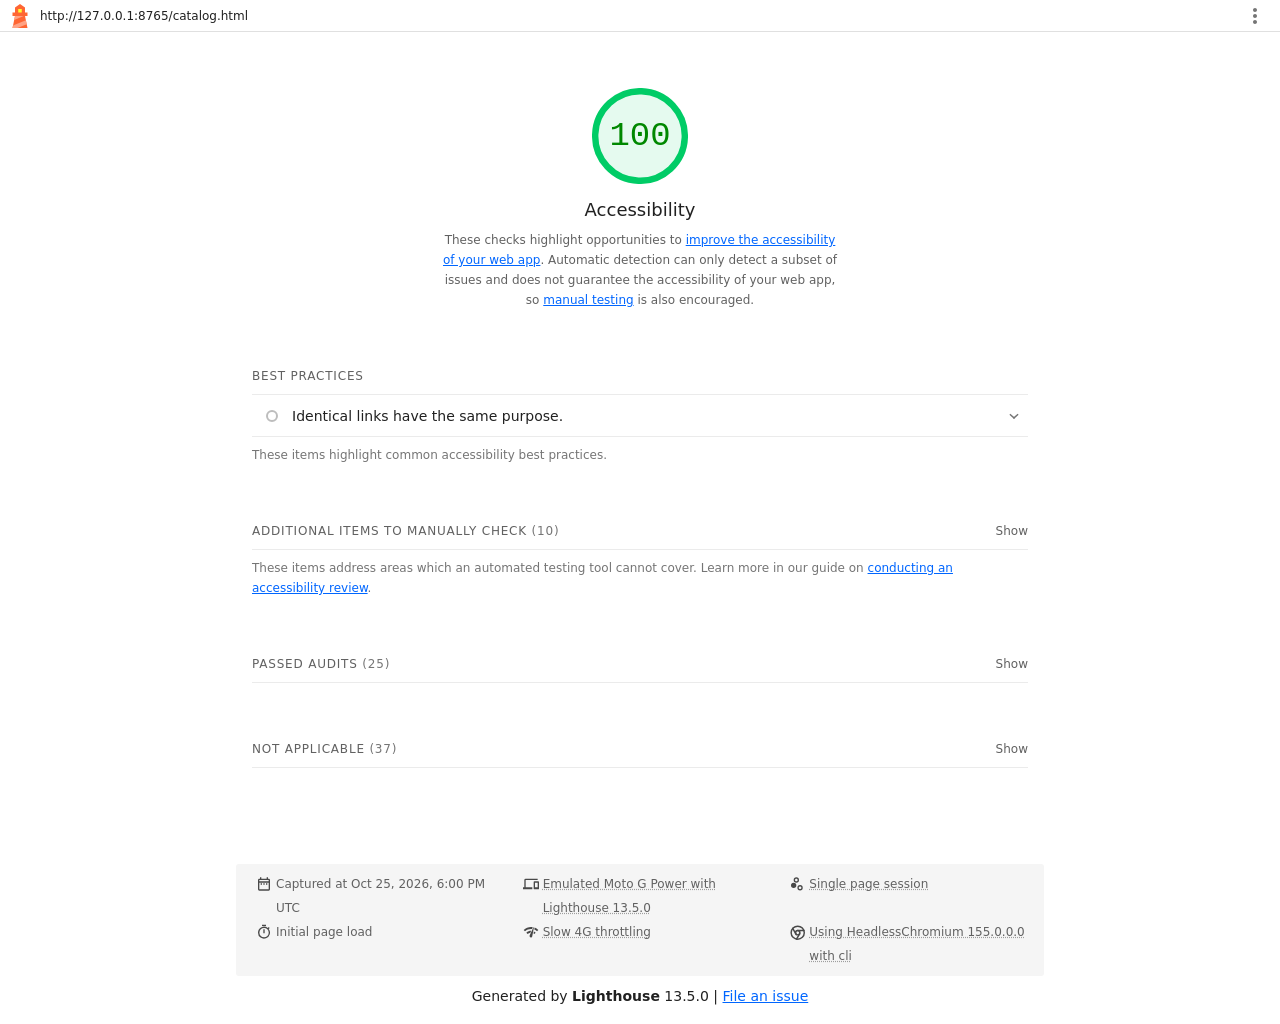
<file: lighthouse/catalog-accessibility.html>
<!--
@license
Copyright 2018 Google LLC
SPDX-License-Identifier: Apache-2.0
-->
<!doctype html>
<html lang="en">
<head>
  <meta charset="utf-8">
  <meta name="viewport" content="width=device-width, initial-scale=1, minimum-scale=1">
  <link rel="icon" href='data:image/svg+xml;utf8,<svg fill="none" xmlns="http://www.w3.org/2000/svg" viewBox="0 0 48 48"><path d="m14 7 10-7 10 7v10h5v7h-5l5 24H9l5-24H9v-7h5V7Z" fill="%23F63"/><path d="M31.561 24H14l-1.689 8.105L31.561 24ZM18.983 48H9l1.022-4.907L35.723 32.27l1.663 7.98L18.983 48Z" fill="%23FFA385"/><path fill="%23FF3" d="M20.5 10h7v7h-7z"/></svg>'>
  <title>Lighthouse Report</title>
  <style>body {margin: 0}</style>
</head>
<body>
  <noscript>Lighthouse report requires JavaScript. Please enable.</noscript>

  <div id="lh-log"></div>

  <script>window.__LIGHTHOUSE_JSON__ = {"lighthouseVersion":"13.5.0","requestedUrl":"http://127.0.0.1:8765/catalog.html","mainDocumentUrl":"http://127.0.0.1:8765/catalog.html","finalDisplayedUrl":"http://127.0.0.1:8765/catalog.html","finalUrl":"http://127.0.0.1:8765/catalog.html","fetchTime":"2026-10-25T18:00:37.126Z","gatherMode":"navigation","runWarnings":[],"userAgent":"Mozilla/5.0 (Macintosh; Intel Mac OS X 10_15_7) AppleWebKit/537.36 (KHTML, like Gecko) HeadlessChrome/155.0.0.0 Safari/537.36","environment":{"networkUserAgent":"Mozilla/5.0 (Linux; Android 11; moto g power (2022)) AppleWebKit/537.36 (KHTML, like Gecko) Chrome/155.0.0.0 Mobile Safari/537.36","hostUserAgent":"Mozilla/5.0 (Macintosh; Intel Mac OS X 10_15_7) AppleWebKit/537.36 (KHTML, like Gecko) HeadlessChrome/155.0.0.0 Safari/537.36","benchmarkIndex":4591.5,"credits":{"axe-core":"4.14.0"}},"audits":{"accesskeys":{"id":"accesskeys","title":"`[accesskey]` values are unique","description":"Access keys let users quickly focus a part of the page. For proper navigation, each access key must be unique. [Learn more about access keys](https://dequeuniversity.com/rules/axe/4.13/accesskeys).","score":null,"scoreDisplayMode":"notApplicable"},"aria-allowed-attr":{"id":"aria-allowed-attr","title":"`[aria-*]` attributes match their roles","description":"Each ARIA `role` supports a specific subset of `aria-*` attributes. Mismatching these invalidates the `aria-*` attributes. [Learn how to match ARIA attributes to their roles](https://dequeuniversity.com/rules/axe/4.13/aria-allowed-attr).","score":1,"scoreDisplayMode":"binary","details":{"type":"table","headings":[{"key":"node","valueType":"node","subItemsHeading":{"key":"relatedNode","valueType":"node"},"label":"Failing Elements"}],"items":[]}},"aria-allowed-role":{"id":"aria-allowed-role","title":"Uses ARIA roles only on compatible elements","description":"Many HTML elements can only be assigned certain ARIA roles. Using ARIA roles where they are not allowed can interfere with the accessibility of the web page. [Learn more about ARIA roles](https://dequeuniversity.com/rules/axe/4.13/aria-allowed-role).","score":null,"scoreDisplayMode":"notApplicable"},"aria-command-name":{"id":"aria-command-name","title":"`button`, `link`, and `menuitem` elements have accessible names","description":"When an element doesn't have an accessible name, screen readers announce it with a generic name, making it unusable for users who rely on screen readers. [Learn how to make command elements more accessible](https://dequeuniversity.com/rules/axe/4.13/aria-command-name).","score":null,"scoreDisplayMode":"notApplicable"},"aria-conditional-attr":{"id":"aria-conditional-attr","title":"ARIA attributes are used as specified for the element's role","description":"Some ARIA attributes are only allowed on an element under certain conditions. [Learn more about conditional ARIA attributes](https://dequeuniversity.com/rules/axe/4.13/aria-conditional-attr).","score":1,"scoreDisplayMode":"binary","details":{"type":"table","headings":[{"key":"node","valueType":"node","subItemsHeading":{"key":"relatedNode","valueType":"node"},"label":"Failing Elements"}],"items":[]}},"aria-deprecated-role":{"id":"aria-deprecated-role","title":"Deprecated ARIA roles were not used","description":"Deprecated ARIA roles may not be processed correctly by assistive technology. [Learn more about deprecated ARIA roles](https://dequeuniversity.com/rules/axe/4.13/aria-deprecated-role).","score":1,"scoreDisplayMode":"binary","details":{"type":"table","headings":[{"key":"node","valueType":"node","subItemsHeading":{"key":"relatedNode","valueType":"node"},"label":"Failing Elements"}],"items":[]}},"aria-dialog-name":{"id":"aria-dialog-name","title":"Elements with `role=\"dialog\"` or `role=\"alertdialog\"` have accessible names.","description":"ARIA dialog elements without accessible names may prevent screen readers users from discerning the purpose of these elements. [Learn how to make ARIA dialog elements more accessible](https://dequeuniversity.com/rules/axe/4.13/aria-dialog-name).","score":null,"scoreDisplayMode":"notApplicable"},"aria-hidden-body":{"id":"aria-hidden-body","title":"`[aria-hidden=\"true\"]` is not present on the document `\u003cbody>`","description":"Assistive technologies, like screen readers, work inconsistently when `aria-hidden=\"true\"` is set on the document `\u003cbody>`. [Learn how `aria-hidden` affects the document body](https://dequeuniversity.com/rules/axe/4.13/aria-hidden-body).","score":1,"scoreDisplayMode":"binary","details":{"type":"table","headings":[{"key":"node","valueType":"node","subItemsHeading":{"key":"relatedNode","valueType":"node"},"label":"Failing Elements"}],"items":[]}},"aria-hidden-focus":{"id":"aria-hidden-focus","title":"`[aria-hidden=\"true\"]` elements do not contain focusable descendents","description":"Focusable descendents within an `[aria-hidden=\"true\"]` element prevent those interactive elements from being available to users of assistive technologies like screen readers. [Learn how `aria-hidden` affects focusable elements](https://dequeuniversity.com/rules/axe/4.13/aria-hidden-focus).","score":1,"scoreDisplayMode":"binary","details":{"type":"table","headings":[{"key":"node","valueType":"node","subItemsHeading":{"key":"relatedNode","valueType":"node"},"label":"Failing Elements"}],"items":[]}},"aria-input-field-name":{"id":"aria-input-field-name","title":"ARIA input fields have accessible names","description":"When an input field doesn't have an accessible name, screen readers announce it with a generic name, making it unusable for users who rely on screen readers. [Learn more about input field labels](https://dequeuniversity.com/rules/axe/4.13/aria-input-field-name).","score":null,"scoreDisplayMode":"notApplicable"},"aria-meter-name":{"id":"aria-meter-name","title":"ARIA `meter` elements have accessible names","description":"When a meter element doesn't have an accessible name, screen readers announce it with a generic name, making it unusable for users who rely on screen readers. [Learn how to name `meter` elements](https://dequeuniversity.com/rules/axe/4.13/aria-meter-name).","score":null,"scoreDisplayMode":"notApplicable"},"aria-progressbar-name":{"id":"aria-progressbar-name","title":"ARIA `progressbar` elements have accessible names","description":"When a `progressbar` element doesn't have an accessible name, screen readers announce it with a generic name, making it unusable for users who rely on screen readers. [Learn how to label `progressbar` elements](https://dequeuniversity.com/rules/axe/4.13/aria-progressbar-name).","score":null,"scoreDisplayMode":"notApplicable"},"aria-prohibited-attr":{"id":"aria-prohibited-attr","title":"Elements use only permitted ARIA attributes","description":"Using ARIA attributes in roles where they are prohibited can mean that important information is not communicated to users of assistive technologies. [Learn more about prohibited ARIA roles](https://dequeuniversity.com/rules/axe/4.13/aria-prohibited-attr).","score":1,"scoreDisplayMode":"binary","details":{"type":"table","headings":[{"key":"node","valueType":"node","subItemsHeading":{"key":"relatedNode","valueType":"node"},"label":"Failing Elements"}],"items":[]}},"aria-required-attr":{"id":"aria-required-attr","title":"`[role]`s have all required `[aria-*]` attributes","description":"Some ARIA roles have required attributes that describe the state of the element to screen readers. [Learn more about roles and required attributes](https://dequeuniversity.com/rules/axe/4.13/aria-required-attr).","score":1,"scoreDisplayMode":"binary","details":{"type":"table","headings":[{"key":"node","valueType":"node","subItemsHeading":{"key":"relatedNode","valueType":"node"},"label":"Failing Elements"}],"items":[]}},"aria-required-children":{"id":"aria-required-children","title":"Elements with an ARIA `[role]` that require children to contain a specific `[role]` have all required children.","description":"Some ARIA parent roles must contain specific child roles to perform their intended accessibility functions. [Learn more about roles and required children elements](https://dequeuniversity.com/rules/axe/4.13/aria-required-children).","score":null,"scoreDisplayMode":"notApplicable"},"aria-required-parent":{"id":"aria-required-parent","title":"`[role]`s are contained by their required parent element","description":"Some ARIA child roles must be contained by specific parent roles to properly perform their intended accessibility functions. [Learn more about ARIA roles and required parent element](https://dequeuniversity.com/rules/axe/4.13/aria-required-parent).","score":null,"scoreDisplayMode":"notApplicable"},"aria-roles":{"id":"aria-roles","title":"`[role]` values are valid","description":"ARIA roles must have valid values in order to perform their intended accessibility functions. [Learn more about valid ARIA roles](https://dequeuniversity.com/rules/axe/4.13/aria-roles).","score":1,"scoreDisplayMode":"binary","details":{"type":"table","headings":[{"key":"node","valueType":"node","subItemsHeading":{"key":"relatedNode","valueType":"node"},"label":"Failing Elements"}],"items":[]}},"aria-text":{"id":"aria-text","title":"Elements with the `role=text` attribute do not have focusable descendents.","description":"Adding `role=text` around a text node split by markup enables VoiceOver to treat it as one phrase, but the element's focusable descendents will not be announced. [Learn more about the `role=text` attribute](https://dequeuniversity.com/rules/axe/4.13/aria-text).","score":null,"scoreDisplayMode":"notApplicable"},"aria-toggle-field-name":{"id":"aria-toggle-field-name","title":"ARIA toggle fields have accessible names","description":"When a toggle field doesn't have an accessible name, screen readers announce it with a generic name, making it unusable for users who rely on screen readers. [Learn more about toggle fields](https://dequeuniversity.com/rules/axe/4.13/aria-toggle-field-name).","score":null,"scoreDisplayMode":"notApplicable"},"aria-tooltip-name":{"id":"aria-tooltip-name","title":"ARIA `tooltip` elements have accessible names","description":"When a tooltip element doesn't have an accessible name, screen readers announce it with a generic name, making it unusable for users who rely on screen readers. [Learn how to name `tooltip` elements](https://dequeuniversity.com/rules/axe/4.13/aria-tooltip-name).","score":null,"scoreDisplayMode":"notApplicable"},"aria-treeitem-name":{"id":"aria-treeitem-name","title":"ARIA `treeitem` elements have accessible names","description":"When a `treeitem` element doesn't have an accessible name, screen readers announce it with a generic name, making it unusable for users who rely on screen readers. [Learn more about labeling `treeitem` elements](https://dequeuniversity.com/rules/axe/4.13/aria-treeitem-name).","score":null,"scoreDisplayMode":"notApplicable"},"aria-valid-attr-value":{"id":"aria-valid-attr-value","title":"`[aria-*]` attributes have valid values","description":"Assistive technologies, like screen readers, can't interpret ARIA attributes with invalid values. [Learn more about valid values for ARIA attributes](https://dequeuniversity.com/rules/axe/4.13/aria-valid-attr-value).","score":1,"scoreDisplayMode":"binary","details":{"type":"table","headings":[{"key":"node","valueType":"node","subItemsHeading":{"key":"relatedNode","valueType":"node"},"label":"Failing Elements"}],"items":[]}},"aria-valid-attr":{"id":"aria-valid-attr","title":"`[aria-*]` attributes are valid and not misspelled","description":"Assistive technologies, like screen readers, can't interpret ARIA attributes with invalid names. [Learn more about valid ARIA attributes](https://dequeuniversity.com/rules/axe/4.13/aria-valid-attr).","score":1,"scoreDisplayMode":"binary","details":{"type":"table","headings":[{"key":"node","valueType":"node","subItemsHeading":{"key":"relatedNode","valueType":"node"},"label":"Failing Elements"}],"items":[]}},"button-name":{"id":"button-name","title":"Buttons have an accessible name","description":"When a button doesn't have an accessible name, screen readers announce it as \"button\", making it unusable for users who rely on screen readers. [Learn how to make buttons more accessible](https://dequeuniversity.com/rules/axe/4.13/button-name).","score":1,"scoreDisplayMode":"binary","details":{"type":"table","headings":[{"key":"node","valueType":"node","subItemsHeading":{"key":"relatedNode","valueType":"node"},"label":"Failing Elements"}],"items":[]}},"bypass":{"id":"bypass","title":"The page contains a heading, skip link, or landmark region","description":"Adding ways to bypass repetitive content lets keyboard users navigate the page more efficiently. [Learn more about bypass blocks](https://dequeuniversity.com/rules/axe/4.13/bypass).","score":null,"scoreDisplayMode":"notApplicable"},"color-contrast":{"id":"color-contrast","title":"Background and foreground colors have a sufficient contrast ratio","description":"Low-contrast text is difficult or impossible for many users to read. [Learn how to provide sufficient color contrast](https://dequeuniversity.com/rules/axe/4.13/color-contrast).","score":1,"scoreDisplayMode":"binary","details":{"type":"table","headings":[{"key":"node","valueType":"node","subItemsHeading":{"key":"relatedNode","valueType":"node"},"label":"Failing Elements"}],"items":[]}},"definition-list":{"id":"definition-list","title":"`\u003cdl>`'s contain only properly-ordered `\u003cdt>` and `\u003cdd>` groups, `\u003cscript>`, `\u003ctemplate>` or `\u003cdiv>` elements.","description":"When definition lists are not properly marked up, screen readers may produce confusing or inaccurate output. [Learn how to structure definition lists correctly](https://dequeuniversity.com/rules/axe/4.13/definition-list).","score":null,"scoreDisplayMode":"notApplicable"},"dlitem":{"id":"dlitem","title":"Definition list items are wrapped in `\u003cdl>` elements","description":"Definition list items (`\u003cdt>` and `\u003cdd>`) must be wrapped in a parent `\u003cdl>` element to ensure that screen readers can properly announce them. [Learn how to structure definition lists correctly](https://dequeuniversity.com/rules/axe/4.13/dlitem).","score":null,"scoreDisplayMode":"notApplicable"},"document-title":{"id":"document-title","title":"Document has a `\u003ctitle>` element","description":"The title gives screen reader users an overview of the page, and search engine users rely on it heavily to determine if a page is relevant to their search. [Learn more about document titles](https://dequeuniversity.com/rules/axe/4.13/document-title).","score":1,"scoreDisplayMode":"binary","details":{"type":"table","headings":[{"key":"node","valueType":"node","subItemsHeading":{"key":"relatedNode","valueType":"node"},"label":"Failing Elements"}],"items":[]}},"duplicate-id-aria":{"id":"duplicate-id-aria","title":"ARIA IDs are unique","description":"The value of an ARIA ID must be unique to prevent other instances from being overlooked by assistive technologies. [Learn how to fix duplicate ARIA IDs](https://dequeuniversity.com/rules/axe/4.13/duplicate-id-aria).","score":null,"scoreDisplayMode":"notApplicable"},"empty-heading":{"id":"empty-heading","title":"All heading elements contain content.","description":"A heading with no content or inaccessible text prevent screen reader users from accessing information on the page's structure. [Learn more about headings](https://dequeuniversity.com/rules/axe/4.13/empty-heading).","score":null,"scoreDisplayMode":"notApplicable"},"form-field-multiple-labels":{"id":"form-field-multiple-labels","title":"No form fields have multiple labels","description":"Form fields with multiple labels can be confusingly announced by assistive technologies like screen readers which use either the first, the last, or all of the labels. [Learn how to use form labels](https://dequeuniversity.com/rules/axe/4.13/form-field-multiple-labels).","score":null,"scoreDisplayMode":"notApplicable"},"frame-title":{"id":"frame-title","title":"`\u003cframe>` or `\u003ciframe>` elements have a title","description":"Screen reader users rely on frame titles to describe the contents of frames. [Learn more about frame titles](https://dequeuniversity.com/rules/axe/4.13/frame-title).","score":null,"scoreDisplayMode":"notApplicable"},"heading-order":{"id":"heading-order","title":"Heading elements appear in a sequentially-descending order","description":"Properly ordered headings that do not skip levels convey the semantic structure of the page, making it easier to navigate and understand when using assistive technologies. [Learn more about heading order](https://dequeuniversity.com/rules/axe/4.13/heading-order).","score":1,"scoreDisplayMode":"binary","details":{"type":"table","headings":[{"key":"node","valueType":"node","subItemsHeading":{"key":"relatedNode","valueType":"node"},"label":"Failing Elements"}],"items":[]}},"html-has-lang":{"id":"html-has-lang","title":"`\u003chtml>` element has a `[lang]` attribute","description":"If a page doesn't specify a `lang` attribute, a screen reader assumes that the page is in the default language that the user chose when setting up the screen reader. If the page isn't actually in the default language, then the screen reader might not announce the page's text correctly. [Learn more about the `lang` attribute](https://dequeuniversity.com/rules/axe/4.13/html-has-lang).","score":1,"scoreDisplayMode":"binary","details":{"type":"table","headings":[{"key":"node","valueType":"node","subItemsHeading":{"key":"relatedNode","valueType":"node"},"label":"Failing Elements"}],"items":[]}},"html-lang-valid":{"id":"html-lang-valid","title":"`\u003chtml>` element has a valid value for its `[lang]` attribute","description":"Specifying a valid [BCP 47 language](https://www.w3.org/International/questions/qa-choosing-language-tags#question) helps screen readers announce text properly. [Learn how to use the `lang` attribute](https://dequeuniversity.com/rules/axe/4.13/html-lang-valid).","score":1,"scoreDisplayMode":"binary","details":{"type":"table","headings":[{"key":"node","valueType":"node","subItemsHeading":{"key":"relatedNode","valueType":"node"},"label":"Failing Elements"}],"items":[]}},"html-xml-lang-mismatch":{"id":"html-xml-lang-mismatch","title":"`\u003chtml>` element has an `[xml:lang]` attribute with the same base language as the `[lang]` attribute.","description":"If the webpage does not specify a consistent language, then the screen reader might not announce the page's text correctly. [Learn more about the `lang` attribute](https://dequeuniversity.com/rules/axe/4.13/html-xml-lang-mismatch).","score":null,"scoreDisplayMode":"notApplicable"},"identical-links-same-purpose":{"id":"identical-links-same-purpose","title":"Identical links have the same purpose.","description":"Links with the same destination should have the same description, to help users understand the link's purpose and decide whether to follow it. [Learn more about identical links](https://dequeuniversity.com/rules/axe/4.13/identical-links-same-purpose).","score":1,"scoreDisplayMode":"informative","details":{"type":"table","headings":[{"key":"node","valueType":"node","subItemsHeading":{"key":"relatedNode","valueType":"node"},"label":"Failing Elements"}],"items":[{"node":{"type":"node","lhId":"1-0-A","path":"1,HTML,1,BODY,2,MAIN,2,DIV,1,DIV,2,SECTION,1,DIV,1,ARTICLE,4,A","selector":"section#keyboards > div.products-grid > article.product-card > a.button","boundingRect":{"top":1413,"bottom":1457,"left":33,"right":379,"width":346,"height":44},"snippet":"\u003ca class=\"button button--primary product-card__link\" href=\"order.html?product=KeyCraft+TKL+Pro\">","nodeLabel":"Оформить заявку","explanation":"Fix all of the following:\n  Check that links have the same purpose, or are intentionally ambiguous."},"subItems":{"type":"subitems","items":[{"relatedNode":{"type":"node","lhId":"1-1-A","path":"1,HTML,1,BODY,2,MAIN,2,DIV,1,DIV,2,SECTION,1,DIV,2,ARTICLE,4,A","selector":"section#keyboards > div.products-grid > article.product-card > a.button","boundingRect":{"top":1907,"bottom":1951,"left":33,"right":379,"width":346,"height":44},"snippet":"\u003ca class=\"button button--primary product-card__link\" href=\"order.html?product=KeyCraft+Full+100%25\">","nodeLabel":"Оформить заявку"}},{"relatedNode":{"type":"node","lhId":"1-2-A","path":"1,HTML,1,BODY,2,MAIN,2,DIV,1,DIV,3,SECTION,1,DIV,0,ARTICLE,5,A","selector":"section#parts > div.products-grid > article.product-card > a.button","boundingRect":{"top":2451,"bottom":2495,"left":33,"right":379,"width":346,"height":44},"snippet":"\u003ca class=\"button button--primary product-card__link\" href=\"order.html?product=Набор+свитчей+Linear+Red\">","nodeLabel":"Оформить заявку"}},{"relatedNode":{"type":"node","lhId":"1-3-A","path":"1,HTML,1,BODY,2,MAIN,2,DIV,1,DIV,3,SECTION,1,DIV,1,ARTICLE,4,A","selector":"section#parts > div.products-grid > article.product-card > a.button","boundingRect":{"top":2945,"bottom":2989,"left":33,"right":379,"width":346,"height":44},"snippet":"\u003ca class=\"button button--primary product-card__link\" href=\"order.html?product=Набор+свитчей+Tactile+Brown\">","nodeLabel":"Оформить заявку"}}]}}],"debugData":{"type":"debugdata","impact":"minor","tags":["cat.semantics","wcag2aaa","wcag249"]}}},"image-alt":{"id":"image-alt","title":"Image elements have `[alt]` attributes","description":"Informative elements should aim for short, descriptive alternate text. Decorative elements can be ignored with an empty alt attribute. [Learn more about the `alt` attribute](https://dequeuniversity.com/rules/axe/4.13/image-alt).","score":1,"scoreDisplayMode":"binary","details":{"type":"table","headings":[{"key":"node","valueType":"node","subItemsHeading":{"key":"relatedNode","valueType":"node"},"label":"Failing Elements"}],"items":[]}},"image-redundant-alt":{"id":"image-redundant-alt","title":"Image elements do not have `[alt]` attributes that are redundant text.","description":"Informative elements should aim for short, descriptive alternative text. Alternative text that is exactly the same as the text adjacent to the link or image is potentially confusing for screen reader users, because the text will be read twice. [Learn more about the `alt` attribute](https://dequeuniversity.com/rules/axe/4.13/image-redundant-alt).","score":null,"scoreDisplayMode":"notApplicable"},"input-button-name":{"id":"input-button-name","title":"Input buttons have discernible text.","description":"Adding discernable and accessible text to input buttons may help screen reader users understand the purpose of the input button. [Learn more about input buttons](https://dequeuniversity.com/rules/axe/4.13/input-button-name).","score":null,"scoreDisplayMode":"notApplicable"},"input-image-alt":{"id":"input-image-alt","title":"`\u003cinput type=\"image\">` elements have `[alt]` text","description":"When an image is being used as an `\u003cinput>` button, providing alternative text can help screen reader users understand the purpose of the button. [Learn about input image alt text](https://dequeuniversity.com/rules/axe/4.13/input-image-alt).","score":null,"scoreDisplayMode":"notApplicable"},"label-content-name-mismatch":{"id":"label-content-name-mismatch","title":"Elements with visible text labels have matching accessible names.","description":"Visible text labels that do not match the accessible name can result in a confusing experience for screen reader users. [Learn more about accessible names](https://dequeuniversity.com/rules/axe/4.13/label-content-name-mismatch).","score":null,"scoreDisplayMode":"notApplicable"},"label":{"id":"label","title":"Form elements have associated labels","description":"Labels ensure that form controls are announced properly by assistive technologies, like screen readers. [Learn more about form element labels](https://dequeuniversity.com/rules/axe/4.13/label).","score":null,"scoreDisplayMode":"notApplicable"},"landmark-one-main":{"id":"landmark-one-main","title":"Document has a main landmark.","description":"One main landmark helps screen reader users navigate a web page. [Learn more about landmarks](https://dequeuniversity.com/rules/axe/4.13/landmark-one-main).","score":1,"scoreDisplayMode":"binary","details":{"type":"table","headings":[{"key":"node","valueType":"node","subItemsHeading":{"key":"relatedNode","valueType":"node"},"label":"Failing Elements"}],"items":[]}},"link-name":{"id":"link-name","title":"Links have a discernible name","description":"Link text (and alternate text for images, when used as links) that is discernible, unique, and focusable improves the navigation experience for screen reader users. [Learn how to make links accessible](https://dequeuniversity.com/rules/axe/4.13/link-name).","score":1,"scoreDisplayMode":"binary","details":{"type":"table","headings":[{"key":"node","valueType":"node","subItemsHeading":{"key":"relatedNode","valueType":"node"},"label":"Failing Elements"}],"items":[]}},"link-in-text-block":{"id":"link-in-text-block","title":"Links are distinguishable without relying on color.","description":"Low-contrast text is difficult or impossible for many users to read. Link text that is discernible improves the experience for users with low vision. [Learn how to make links distinguishable](https://dequeuniversity.com/rules/axe/4.13/link-in-text-block).","score":1,"scoreDisplayMode":"binary","details":{"type":"table","headings":[{"key":"node","valueType":"node","subItemsHeading":{"key":"relatedNode","valueType":"node"},"label":"Failing Elements"}],"items":[]}},"list":{"id":"list","title":"Lists contain only `\u003cli>` elements and script supporting elements (`\u003cscript>` and `\u003ctemplate>`).","description":"Screen readers have a specific way of announcing lists. Ensuring proper list structure aids screen reader output. [Learn more about proper list structure](https://dequeuniversity.com/rules/axe/4.13/list).","score":1,"scoreDisplayMode":"binary","details":{"type":"table","headings":[{"key":"node","valueType":"node","subItemsHeading":{"key":"relatedNode","valueType":"node"},"label":"Failing Elements"}],"items":[]}},"listitem":{"id":"listitem","title":"List items (`\u003cli>`) are contained within `\u003cul>`, `\u003col>` or `\u003cmenu>` parent elements","description":"Screen readers require list items (`\u003cli>`) to be contained within a parent `\u003cul>`, `\u003col>` or `\u003cmenu>` to be announced properly. [Learn more about proper list structure](https://dequeuniversity.com/rules/axe/4.13/listitem).","score":1,"scoreDisplayMode":"binary","details":{"type":"table","headings":[{"key":"node","valueType":"node","subItemsHeading":{"key":"relatedNode","valueType":"node"},"label":"Failing Elements"}],"items":[]}},"meta-refresh":{"id":"meta-refresh","title":"The document does not use `\u003cmeta http-equiv=\"refresh\">`","description":"Users do not expect a page to refresh automatically, and doing so will move focus back to the top of the page. This may create a frustrating or confusing experience. [Learn more about the refresh meta tag](https://dequeuniversity.com/rules/axe/4.13/meta-refresh).","score":null,"scoreDisplayMode":"notApplicable"},"meta-viewport":{"id":"meta-viewport","title":"`[user-scalable=\"no\"]` is not used in the `\u003cmeta name=\"viewport\">` element and the `[maximum-scale]` attribute is not less than 5.","description":"Disabling zooming is problematic for users with low vision who rely on screen magnification to properly see the contents of a web page. [Learn more about the viewport meta tag](https://dequeuniversity.com/rules/axe/4.13/meta-viewport).","score":1,"scoreDisplayMode":"binary","details":{"type":"table","headings":[{"key":"node","valueType":"node","subItemsHeading":{"key":"relatedNode","valueType":"node"},"label":"Failing Elements"}],"items":[]}},"object-alt":{"id":"object-alt","title":"`\u003cobject>` elements have alternate text","description":"Screen readers cannot translate non-text content. Adding alternate text to `\u003cobject>` elements helps screen readers convey meaning to users. [Learn more about alt text for `object` elements](https://dequeuniversity.com/rules/axe/4.13/object-alt).","score":null,"scoreDisplayMode":"notApplicable"},"select-name":{"id":"select-name","title":"Select elements have associated label elements.","description":"Form elements without effective labels can create frustrating experiences for screen reader users. [Learn more about the `select` element](https://dequeuniversity.com/rules/axe/4.13/select-name).","score":null,"scoreDisplayMode":"notApplicable"},"skip-link":{"id":"skip-link","title":"Skip links are focusable.","description":"Including a skip link can help users skip to the main content to save time. [Learn more about skip links](https://dequeuniversity.com/rules/axe/4.13/skip-link).","score":1,"scoreDisplayMode":"binary","details":{"type":"table","headings":[{"key":"node","valueType":"node","subItemsHeading":{"key":"relatedNode","valueType":"node"},"label":"Failing Elements"}],"items":[]}},"tabindex":{"id":"tabindex","title":"No element has a `[tabindex]` value greater than 0","description":"A value greater than 0 implies an explicit navigation ordering. Although technically valid, this often creates frustrating experiences for users who rely on assistive technologies. [Learn more about the `tabindex` attribute](https://dequeuniversity.com/rules/axe/4.13/tabindex).","score":null,"scoreDisplayMode":"notApplicable"},"table-duplicate-name":{"id":"table-duplicate-name","title":"Tables have different content in the summary attribute and `\u003ccaption>`.","description":"The summary attribute should describe the table structure, while `\u003ccaption>` should have the onscreen title. Accurate table mark-up helps users of screen readers. [Learn more about summary and caption](https://dequeuniversity.com/rules/axe/4.13/table-duplicate-name).","score":null,"scoreDisplayMode":"notApplicable"},"table-fake-caption":{"id":"table-fake-caption","title":"Tables use `\u003ccaption>` instead of cells with the `[colspan]` attribute to indicate a caption.","description":"Screen readers have features to make navigating tables easier. Ensuring that tables use the actual caption element instead of cells with the `[colspan]` attribute may improve the experience for screen reader users. [Learn more about captions](https://dequeuniversity.com/rules/axe/4.13/table-fake-caption).","score":null,"scoreDisplayMode":"notApplicable"},"target-size":{"id":"target-size","title":"Touch targets have sufficient size and spacing.","description":"Touch targets with sufficient size and spacing help users who may have difficulty targeting small controls to activate the targets. [Learn more about touch targets](https://dequeuniversity.com/rules/axe/4.13/target-size).","score":1,"scoreDisplayMode":"binary","details":{"type":"table","headings":[{"key":"node","valueType":"node","subItemsHeading":{"key":"relatedNode","valueType":"node"},"label":"Failing Elements"}],"items":[]}},"td-has-header":{"id":"td-has-header","title":"`\u003ctd>` elements in a large `\u003ctable>` have one or more table headers.","description":"Screen readers have features to make navigating tables easier. Ensuring that `\u003ctd>` elements in a large table (3 or more cells in width and height) have an associated table header may improve the experience for screen reader users. [Learn more about table headers](https://dequeuniversity.com/rules/axe/4.13/td-has-header).","score":null,"scoreDisplayMode":"notApplicable"},"td-headers-attr":{"id":"td-headers-attr","title":"Cells in a `\u003ctable>` element that use the `[headers]` attribute refer to table cells within the same table.","description":"Screen readers have features to make navigating tables easier. Ensuring `\u003ctd>` cells using the `[headers]` attribute only refer to other cells in the same table may improve the experience for screen reader users. [Learn more about the `headers` attribute](https://dequeuniversity.com/rules/axe/4.13/td-headers-attr).","score":null,"scoreDisplayMode":"notApplicable"},"th-has-data-cells":{"id":"th-has-data-cells","title":"`\u003cth>` elements and elements with `[role=\"columnheader\"/\"rowheader\"]` have data cells they describe.","description":"Screen readers have features to make navigating tables easier. Ensuring table headers always refer to some set of cells may improve the experience for screen reader users. [Learn more about table headers](https://dequeuniversity.com/rules/axe/4.13/th-has-data-cells).","score":null,"scoreDisplayMode":"notApplicable"},"valid-lang":{"id":"valid-lang","title":"`[lang]` attributes have a valid value","description":"Specifying a valid [BCP 47 language](https://www.w3.org/International/questions/qa-choosing-language-tags#question) on elements helps ensure that text is pronounced correctly by a screen reader. [Learn how to use the `lang` attribute](https://dequeuniversity.com/rules/axe/4.13/valid-lang).","score":null,"scoreDisplayMode":"notApplicable"},"video-caption":{"id":"video-caption","title":"`\u003cvideo>` elements contain a `\u003ctrack>` element with `[kind=\"captions\"]`","description":"When a video provides a caption it is easier for deaf and hearing impaired users to access its information. [Learn more about video captions](https://dequeuniversity.com/rules/axe/4.13/video-caption).","score":null,"scoreDisplayMode":"notApplicable"},"custom-controls-labels":{"id":"custom-controls-labels","title":"Custom controls have associated labels","description":"Custom interactive controls have associated labels, provided by aria-label or aria-labelledby. [Learn more about custom controls and labels](https://developer.chrome.com/docs/lighthouse/accessibility/custom-controls-labels/).","score":null,"scoreDisplayMode":"manual"},"custom-controls-roles":{"id":"custom-controls-roles","title":"Custom controls have ARIA roles","description":"Custom interactive controls have appropriate ARIA roles. [Learn how to add roles to custom controls](https://developer.chrome.com/docs/lighthouse/accessibility/custom-control-roles/).","score":null,"scoreDisplayMode":"manual"},"focus-traps":{"id":"focus-traps","title":"User focus is not accidentally trapped in a region","description":"A user can tab into and out of any control or region without accidentally trapping their focus. [Learn how to avoid focus traps](https://developer.chrome.com/docs/lighthouse/accessibility/focus-traps/).","score":null,"scoreDisplayMode":"manual"},"focusable-controls":{"id":"focusable-controls","title":"Interactive controls are keyboard focusable","description":"Custom interactive controls are keyboard focusable and display a focus indicator. [Learn how to make custom controls focusable](https://developer.chrome.com/docs/lighthouse/accessibility/focusable-controls/).","score":null,"scoreDisplayMode":"manual"},"interactive-element-affordance":{"id":"interactive-element-affordance","title":"Interactive elements indicate their purpose and state","description":"Interactive elements, such as links and buttons, should indicate their state and be distinguishable from non-interactive elements. [Learn how to decorate interactive elements with affordance hints](https://developer.chrome.com/docs/lighthouse/accessibility/interactive-element-affordance/).","score":null,"scoreDisplayMode":"manual"},"logical-tab-order":{"id":"logical-tab-order","title":"The page has a logical tab order","description":"Tabbing through the page follows the visual layout. Users cannot focus elements that are offscreen. [Learn more about logical tab ordering](https://developer.chrome.com/docs/lighthouse/accessibility/logical-tab-order/).","score":null,"scoreDisplayMode":"manual"},"managed-focus":{"id":"managed-focus","title":"The user's focus is directed to new content added to the page","description":"If new content, such as a dialog, is added to the page, the user's focus is directed to it. [Learn how to direct focus to new content](https://developer.chrome.com/docs/lighthouse/accessibility/managed-focus/).","score":null,"scoreDisplayMode":"manual"},"offscreen-content-hidden":{"id":"offscreen-content-hidden","title":"Offscreen content is hidden from assistive technology","description":"Offscreen content is hidden with display: none or aria-hidden=true. [Learn how to properly hide offscreen content](https://developer.chrome.com/docs/lighthouse/accessibility/offscreen-content-hidden/).","score":null,"scoreDisplayMode":"manual"},"use-landmarks":{"id":"use-landmarks","title":"HTML5 landmark elements are used to improve navigation","description":"Landmark elements (`\u003cmain>`, `\u003cnav>`, etc.) are used to improve the keyboard navigation of the page for assistive technology. [Learn more about landmark elements](https://developer.chrome.com/docs/lighthouse/accessibility/use-landmarks/).","score":null,"scoreDisplayMode":"manual"},"visual-order-follows-dom":{"id":"visual-order-follows-dom","title":"Visual order on the page follows DOM order","description":"DOM order matches the visual order, improving navigation for assistive technology. [Learn more about DOM and visual ordering](https://developer.chrome.com/docs/lighthouse/accessibility/visual-order-follows-dom/).","score":null,"scoreDisplayMode":"manual"},"autocomplete-valid":{"id":"autocomplete-valid","title":"`autocomplete` attributes are used correctly","description":"The `autocomplete` attribute values must be valid and correctly applied for screen readers to function correctly. [Learn more about valid autocomplete values](https://dequeuniversity.com/rules/axe/4.13/autocomplete-valid).","score":null,"scoreDisplayMode":"notApplicable"},"presentation-role-conflict":{"id":"presentation-role-conflict","title":"Elements with `role=\"none\"` or `role=\"presentation\"` do not have conflicts","description":"There are certain cases where the semantic role of an element with `role=\"none\"` or `role=\"presentation\"` does not resolve to none or presentation. To ensure the element remains removed from the accessibility tree, you should not add any global ARIA attributes to the element or make it focusable. [Learn more about presentation role conflict](https://dequeuniversity.com/rules/axe/4.13/presentation-role-conflict).","score":null,"scoreDisplayMode":"notApplicable"},"svg-img-alt":{"id":"svg-img-alt","title":"SVG elements with an `img` role have an accessible text alternative","description":"Ensures SVG elements with an `img`, `graphics-document` or `graphics-symbol` role have an accessible text alternative. [Learn more about SVG alt text](https://dequeuniversity.com/rules/axe/4.13/svg-img-alt).","score":null,"scoreDisplayMode":"notApplicable"}},"configSettings":{"output":["json","html"],"maxWaitForFcp":30000,"maxWaitForLoad":45000,"pauseAfterFcpMs":1000,"pauseAfterLoadMs":1000,"networkQuietThresholdMs":1000,"cpuQuietThresholdMs":1000,"formFactor":"mobile","throttling":{"rttMs":150,"throughputKbps":1638.4,"requestLatencyMs":562.5,"downloadThroughputKbps":1474.5600000000002,"uploadThroughputKbps":675,"cpuSlowdownMultiplier":4},"throttlingMethod":"simulate","screenEmulation":{"mobile":true,"width":412,"height":823,"deviceScaleFactor":1.75,"disabled":false},"emulatedUserAgent":"Mozilla/5.0 (Linux; Android 11; moto g power (2022)) AppleWebKit/537.36 (KHTML, like Gecko) Chrome/136.0.0.0 Mobile Safari/537.36","auditMode":false,"gatherMode":false,"clearStorageTypes":["file_systems","shader_cache","service_workers","cache_storage"],"disableStorageReset":false,"debugNavigation":false,"channel":"cli","usePassiveGathering":false,"disableFullPageScreenshot":false,"skipAboutBlank":false,"blankPage":"about:blank","ignoreStatusCode":false,"locale":"en-US","blockedUrlPatterns":null,"additionalTraceCategories":null,"extraHeaders":null,"precomputedLanternData":null,"onlyAudits":null,"onlyCategories":["accessibility"],"skipAudits":null},"categories":{"accessibility":{"title":"Accessibility","description":"These checks highlight opportunities to [improve the accessibility of your web app](https://developer.chrome.com/docs/lighthouse/accessibility/). Automatic detection can only detect a subset of issues and does not guarantee the accessibility of your web app, so [manual testing](https://web.dev/articles/how-to-review) is also encouraged.","manualDescription":"These items address areas which an automated testing tool cannot cover. Learn more in our guide on [conducting an accessibility review](https://web.dev/articles/how-to-review).","supportedModes":["navigation","snapshot"],"auditRefs":[{"id":"accesskeys","weight":0,"group":"a11y-navigation"},{"id":"aria-allowed-attr","weight":10,"group":"a11y-aria"},{"id":"aria-command-name","weight":0,"group":"a11y-aria"},{"id":"aria-conditional-attr","weight":7,"group":"a11y-aria"},{"id":"aria-deprecated-role","weight":1,"group":"a11y-aria"},{"id":"aria-dialog-name","weight":0,"group":"a11y-aria"},{"id":"aria-hidden-body","weight":10,"group":"a11y-aria"},{"id":"aria-hidden-focus","weight":7,"group":"a11y-aria"},{"id":"aria-input-field-name","weight":0,"group":"a11y-aria"},{"id":"aria-meter-name","weight":0,"group":"a11y-aria"},{"id":"aria-progressbar-name","weight":0,"group":"a11y-aria"},{"id":"aria-prohibited-attr","weight":7,"group":"a11y-aria"},{"id":"aria-required-attr","weight":10,"group":"a11y-aria"},{"id":"aria-required-children","weight":0,"group":"a11y-aria"},{"id":"aria-required-parent","weight":0,"group":"a11y-aria"},{"id":"aria-roles","weight":10,"group":"a11y-aria"},{"id":"aria-text","weight":0,"group":"a11y-aria"},{"id":"aria-toggle-field-name","weight":0,"group":"a11y-aria"},{"id":"aria-tooltip-name","weight":0,"group":"a11y-aria"},{"id":"aria-treeitem-name","weight":0,"group":"a11y-aria"},{"id":"aria-valid-attr-value","weight":10,"group":"a11y-aria"},{"id":"aria-valid-attr","weight":10,"group":"a11y-aria"},{"id":"button-name","weight":10,"group":"a11y-names-labels"},{"id":"bypass","weight":0,"group":"a11y-navigation"},{"id":"color-contrast","weight":7,"group":"a11y-color-contrast"},{"id":"definition-list","weight":0,"group":"a11y-tables-lists"},{"id":"dlitem","weight":0,"group":"a11y-tables-lists"},{"id":"document-title","weight":7,"group":"a11y-names-labels"},{"id":"duplicate-id-aria","weight":0,"group":"a11y-aria"},{"id":"form-field-multiple-labels","weight":0,"group":"a11y-names-labels"},{"id":"frame-title","weight":0,"group":"a11y-names-labels"},{"id":"heading-order","weight":3,"group":"a11y-navigation"},{"id":"html-has-lang","weight":7,"group":"a11y-language"},{"id":"html-lang-valid","weight":7,"group":"a11y-language"},{"id":"html-xml-lang-mismatch","weight":0,"group":"a11y-language"},{"id":"image-alt","weight":10,"group":"a11y-names-labels"},{"id":"input-button-name","weight":0,"group":"a11y-names-labels"},{"id":"input-image-alt","weight":0,"group":"a11y-names-labels"},{"id":"label","weight":0,"group":"a11y-names-labels"},{"id":"link-in-text-block","weight":7,"group":"a11y-color-contrast"},{"id":"link-name","weight":7,"group":"a11y-names-labels"},{"id":"list","weight":7,"group":"a11y-tables-lists"},{"id":"listitem","weight":7,"group":"a11y-tables-lists"},{"id":"meta-refresh","weight":0,"group":"a11y-best-practices"},{"id":"meta-viewport","weight":10,"group":"a11y-best-practices"},{"id":"object-alt","weight":0,"group":"a11y-names-labels"},{"id":"select-name","weight":0,"group":"a11y-names-labels"},{"id":"skip-link","weight":3,"group":"a11y-names-labels"},{"id":"tabindex","weight":0,"group":"a11y-navigation"},{"id":"target-size","weight":7,"group":"a11y-best-practices"},{"id":"td-headers-attr","weight":0,"group":"a11y-tables-lists"},{"id":"th-has-data-cells","weight":0,"group":"a11y-tables-lists"},{"id":"valid-lang","weight":0,"group":"a11y-language"},{"id":"video-caption","weight":0,"group":"a11y-audio-video"},{"id":"landmark-one-main","weight":3,"group":"a11y-best-practices"},{"id":"autocomplete-valid","weight":0,"group":"a11y-best-practices"},{"id":"presentation-role-conflict","weight":0,"group":"a11y-best-practices"},{"id":"svg-img-alt","weight":0,"group":"a11y-best-practices"},{"id":"focusable-controls","weight":0},{"id":"interactive-element-affordance","weight":0},{"id":"logical-tab-order","weight":0},{"id":"visual-order-follows-dom","weight":0},{"id":"focus-traps","weight":0},{"id":"managed-focus","weight":0},{"id":"use-landmarks","weight":0},{"id":"offscreen-content-hidden","weight":0},{"id":"custom-controls-labels","weight":0},{"id":"custom-controls-roles","weight":0},{"id":"table-duplicate-name","weight":0,"group":"a11y-best-practices"},{"id":"empty-heading","weight":0,"group":"a11y-best-practices"},{"id":"aria-allowed-role","weight":0,"group":"a11y-best-practices"},{"id":"image-redundant-alt","weight":0,"group":"a11y-names-labels"},{"id":"identical-links-same-purpose","weight":0,"group":"a11y-best-practices"},{"id":"label-content-name-mismatch","weight":0,"group":"hidden"},{"id":"table-fake-caption","weight":0,"group":"hidden"},{"id":"td-has-header","weight":0,"group":"hidden"}],"id":"accessibility","score":1}},"categoryGroups":{"metrics":{"title":"Metrics"},"insights":{"title":"Insights","description":"These insights are also available in the Chrome DevTools Performance Panel - [record a trace](https://developer.chrome.com/docs/devtools/performance/reference) to view more detailed information."},"diagnostics":{"title":"Diagnostics","description":"More information about the performance of your application. These numbers don't [directly affect](https://developer.chrome.com/docs/lighthouse/performance/performance-scoring/) the Performance score."},"a11y-best-practices":{"title":"Best practices","description":"These items highlight common accessibility best practices."},"a11y-color-contrast":{"title":"Contrast","description":"These are opportunities to improve the legibility of your content."},"a11y-names-labels":{"title":"Names and labels","description":"These are opportunities to improve the semantics of the controls in your application. This may enhance the experience for users of assistive technology, like a screen reader."},"a11y-navigation":{"title":"Navigation","description":"These are opportunities to improve keyboard navigation in your application."},"a11y-aria":{"title":"ARIA","description":"These are opportunities to improve the usage of ARIA in your application which may enhance the experience for users of assistive technology, like a screen reader."},"a11y-language":{"title":"Internationalization and localization","description":"These are opportunities to improve the interpretation of your content by users in different locales."},"a11y-audio-video":{"title":"Audio and video","description":"These are opportunities to provide alternative content for audio and video. This may improve the experience for users with hearing or vision impairments."},"a11y-tables-lists":{"title":"Tables and lists","description":"These are opportunities to improve the experience of reading tabular or list data using assistive technology, like a screen reader."},"seo-mobile":{"title":"Mobile Friendly","description":"Make sure your pages are mobile friendly so users don’t have to pinch or zoom in order to read the content pages. [Learn how to make pages mobile-friendly](https://developers.google.com/search/mobile-sites/)."},"seo-content":{"title":"Content Best Practices","description":"Format your HTML in a way that enables crawlers to better understand your app’s content."},"seo-crawl":{"title":"Crawling and Indexing","description":"To appear in search results, crawlers need access to your app."},"best-practices-trust-safety":{"title":"Trust and Safety"},"best-practices-ux":{"title":"User Experience"},"best-practices-browser-compat":{"title":"Browser Compatibility"},"best-practices-general":{"title":"General"},"webmcp":{"title":"WebMCP","description":"Audits validating WebMCP integration."},"agent-accessibility":{"title":"Agent Accessibility","description":"These audits highlight best practices for improving the accessibility of the website for AI agents."},"agent-discoverability":{"title":"Agent Discoverability","description":"These audits validate that websites expose discoverable resources, documentation, and catalogs for AI agents."},"hidden":{"title":""}},"stackPacks":[],"entities":[{"name":"127.0.0.1","origins":["http://127.0.0.1:8765"],"isFirstParty":true,"isUnrecognized":true}],"fullPageScreenshot":{"screenshot":{"data":"[data-uri]","width":412,"height":4177},"nodes":{"1-0-A":{"id":"","top":1413,"bottom":1457,"left":33,"right":379,"width":346,"height":44},"1-1-A":{"id":"","top":1907,"bottom":1951,"left":33,"right":379,"width":346,"height":44},"1-2-A":{"id":"","top":2451,"bottom":2495,"left":33,"right":379,"width":346,"height":44},"1-3-A":{"id":"","top":2945,"bottom":2989,"left":33,"right":379,"width":346,"height":44}}},"timing":{"entries":[{"startTime":709.68,"name":"lh:config","duration":146.41,"entryType":"measure"},{"startTime":710.27,"name":"lh:config:resolveArtifactsToDefns","duration":10.46,"entryType":"measure"},{"startTime":856.15,"name":"lh:runner:gather","duration":4696.39,"entryType":"measure"},{"startTime":883.1,"name":"lh:driver:connect","duration":2.06,"entryType":"measure"},{"startTime":885.26,"name":"lh:driver:navigate","duration":1.83,"entryType":"measure"},{"startTime":887.18,"name":"lh:gather:getBenchmarkIndex","duration":1001.38,"entryType":"measure"},{"startTime":1888.65,"name":"lh:gather:getVersion","duration":0.34,"entryType":"measure"},{"startTime":1889.02,"name":"lh:gather:getDevicePixelRatio","duration":0.46,"entryType":"measure"},{"startTime":1890.17,"name":"lh:prepare:navigationMode","duration":35.2,"entryType":"measure"},{"startTime":1890.49,"name":"lh:gather:getVersion","duration":0.21,"entryType":"measure"},{"startTime":1896.79,"name":"lh:storage:clearDataForOrigin","duration":22.46,"entryType":"measure"},{"startTime":1919.32,"name":"lh:storage:clearBrowserCaches","duration":5.35,"entryType":"measure"},{"startTime":1925,"name":"lh:gather:prepareThrottlingAndNetwork","duration":0.36,"entryType":"measure"},{"startTime":1930.82,"name":"lh:driver:navigate","duration":2356.57,"entryType":"measure"},{"startTime":4290.32,"name":"lh:computed:NetworkRecords","duration":0.74,"entryType":"measure"},{"startTime":4291.44,"name":"lh:gather:getArtifact:DevtoolsLog","duration":0.02,"entryType":"measure"},{"startTime":4291.48,"name":"lh:gather:getArtifact:Accessibility","duration":111.77,"entryType":"measure"},{"startTime":4403.4,"name":"lh:gather:getArtifact:NetworkUserAgent","duration":0.04,"entryType":"measure"},{"startTime":4403.45,"name":"lh:gather:getArtifact:Stacks","duration":4.39,"entryType":"measure"},{"startTime":4403.56,"name":"lh:gather:collectStacks","duration":4.26,"entryType":"measure"},{"startTime":4407.84,"name":"lh:gather:getArtifact:FullPageScreenshot","duration":1138.54,"entryType":"measure"},{"startTime":5544.88,"name":"lh:gather:getVersion","duration":0.37,"entryType":"measure"},{"startTime":5552.68,"name":"lh:runner:audit","duration":53.24,"entryType":"measure"},{"startTime":5552.72,"name":"lh:runner:auditing","duration":53,"entryType":"measure"},{"startTime":5553.6,"name":"lh:audit:accesskeys","duration":0.73,"entryType":"measure"},{"startTime":5554.54,"name":"lh:audit:aria-allowed-attr","duration":2.24,"entryType":"measure"},{"startTime":5556.9,"name":"lh:audit:aria-allowed-role","duration":1.47,"entryType":"measure"},{"startTime":5558.48,"name":"lh:audit:aria-command-name","duration":0.37,"entryType":"measure"},{"startTime":5558.93,"name":"lh:audit:aria-conditional-attr","duration":0.99,"entryType":"measure"},{"startTime":5559.98,"name":"lh:audit:aria-deprecated-role","duration":0.81,"entryType":"measure"},{"startTime":5560.86,"name":"lh:audit:aria-dialog-name","duration":0.23,"entryType":"measure"},{"startTime":5561.17,"name":"lh:audit:aria-hidden-body","duration":0.79,"entryType":"measure"},{"startTime":5562.02,"name":"lh:audit:aria-hidden-focus","duration":0.94,"entryType":"measure"},{"startTime":5563.03,"name":"lh:audit:aria-input-field-name","duration":0.24,"entryType":"measure"},{"startTime":5563.33,"name":"lh:audit:aria-meter-name","duration":0.22,"entryType":"measure"},{"startTime":5563.6,"name":"lh:audit:aria-progressbar-name","duration":0.24,"entryType":"measure"},{"startTime":5563.89,"name":"lh:audit:aria-prohibited-attr","duration":0.69,"entryType":"measure"},{"startTime":5564.63,"name":"lh:audit:aria-required-attr","duration":0.69,"entryType":"measure"},{"startTime":5565.37,"name":"lh:audit:aria-required-children","duration":0.26,"entryType":"measure"},{"startTime":5565.68,"name":"lh:audit:aria-required-parent","duration":0.26,"entryType":"measure"},{"startTime":5565.99,"name":"lh:audit:aria-roles","duration":0.65,"entryType":"measure"},{"startTime":5566.7,"name":"lh:audit:aria-text","duration":0.29,"entryType":"measure"},{"startTime":5567.05,"name":"lh:audit:aria-toggle-field-name","duration":0.29,"entryType":"measure"},{"startTime":5567.39,"name":"lh:audit:aria-tooltip-name","duration":0.31,"entryType":"measure"},{"startTime":5567.75,"name":"lh:audit:aria-treeitem-name","duration":0.34,"entryType":"measure"},{"startTime":5568.14,"name":"lh:audit:aria-valid-attr-value","duration":0.7,"entryType":"measure"},{"startTime":5568.89,"name":"lh:audit:aria-valid-attr","duration":0.67,"entryType":"measure"},{"startTime":5569.6,"name":"lh:audit:button-name","duration":0.67,"entryType":"measure"},{"startTime":5570.33,"name":"lh:audit:bypass","duration":0.68,"entryType":"measure"},{"startTime":5571.06,"name":"lh:audit:color-contrast","duration":0.75,"entryType":"measure"},{"startTime":5571.92,"name":"lh:audit:definition-list","duration":0.54,"entryType":"measure"},{"startTime":5572.52,"name":"lh:audit:dlitem","duration":0.41,"entryType":"measure"},{"startTime":5572.99,"name":"lh:audit:document-title","duration":0.74,"entryType":"measure"},{"startTime":5573.78,"name":"lh:audit:duplicate-id-aria","duration":0.69,"entryType":"measure"},{"startTime":5574.53,"name":"lh:audit:empty-heading","duration":3.34,"entryType":"measure"},{"startTime":5577.94,"name":"lh:audit:form-field-multiple-labels","duration":0.43,"entryType":"measure"},{"startTime":5578.43,"name":"lh:audit:frame-title","duration":0.39,"entryType":"measure"},{"startTime":5578.87,"name":"lh:audit:heading-order","duration":0.76,"entryType":"measure"},{"startTime":5579.69,"name":"lh:audit:html-has-lang","duration":0.76,"entryType":"measure"},{"startTime":5580.5,"name":"lh:audit:html-lang-valid","duration":0.69,"entryType":"measure"},{"startTime":5581.24,"name":"lh:audit:html-xml-lang-mismatch","duration":0.42,"entryType":"measure"},{"startTime":5581.71,"name":"lh:audit:identical-links-same-purpose","duration":0.79,"entryType":"measure"},{"startTime":5582.55,"name":"lh:audit:image-alt","duration":0.65,"entryType":"measure"},{"startTime":5583.25,"name":"lh:audit:image-redundant-alt","duration":0.7,"entryType":"measure"},{"startTime":5584,"name":"lh:audit:input-button-name","duration":0.39,"entryType":"measure"},{"startTime":5584.46,"name":"lh:audit:input-image-alt","duration":0.43,"entryType":"measure"},{"startTime":5584.93,"name":"lh:audit:label-content-name-mismatch","duration":0.43,"entryType":"measure"},{"startTime":5585.41,"name":"lh:audit:label","duration":0.43,"entryType":"measure"},{"startTime":5585.88,"name":"lh:audit:landmark-one-main","duration":3.08,"entryType":"measure"},{"startTime":5589.03,"name":"lh:audit:link-name","duration":0.71,"entryType":"measure"},{"startTime":5589.79,"name":"lh:audit:link-in-text-block","duration":0.68,"entryType":"measure"},{"startTime":5590.53,"name":"lh:audit:list","duration":0.7,"entryType":"measure"},{"startTime":5591.28,"name":"lh:audit:listitem","duration":0.71,"entryType":"measure"},{"startTime":5592.04,"name":"lh:audit:meta-refresh","duration":0.5,"entryType":"measure"},{"startTime":5592.6,"name":"lh:audit:meta-viewport","duration":0.75,"entryType":"measure"},{"startTime":5593.4,"name":"lh:audit:object-alt","duration":0.49,"entryType":"measure"},{"startTime":5593.94,"name":"lh:audit:select-name","duration":0.52,"entryType":"measure"},{"startTime":5594.51,"name":"lh:audit:skip-link","duration":0.64,"entryType":"measure"},{"startTime":5595.2,"name":"lh:audit:tabindex","duration":0.55,"entryType":"measure"},{"startTime":5595.81,"name":"lh:audit:table-duplicate-name","duration":0.57,"entryType":"measure"},{"startTime":5596.44,"name":"lh:audit:table-fake-caption","duration":0.63,"entryType":"measure"},{"startTime":5597.12,"name":"lh:audit:target-size","duration":0.67,"entryType":"measure"},{"startTime":5597.84,"name":"lh:audit:td-has-header","duration":0.67,"entryType":"measure"},{"startTime":5598.57,"name":"lh:audit:td-headers-attr","duration":0.65,"entryType":"measure"},{"startTime":5599.27,"name":"lh:audit:th-has-data-cells","duration":0.67,"entryType":"measure"},{"startTime":5600,"name":"lh:audit:valid-lang","duration":0.6,"entryType":"measure"},{"startTime":5600.66,"name":"lh:audit:video-caption","duration":0.63,"entryType":"measure"},{"startTime":5601.29,"name":"lh:audit:custom-controls-labels","duration":0.04,"entryType":"measure"},{"startTime":5604.09,"name":"lh:audit:custom-controls-roles","duration":0.02,"entryType":"measure"},{"startTime":5604.11,"name":"lh:audit:focus-traps","duration":0,"entryType":"measure"},{"startTime":5604.12,"name":"lh:audit:focusable-controls","duration":0,"entryType":"measure"},{"startTime":5604.12,"name":"lh:audit:interactive-element-affordance","duration":0,"entryType":"measure"},{"startTime":5604.13,"name":"lh:audit:logical-tab-order","duration":0,"entryType":"measure"},{"startTime":5604.13,"name":"lh:audit:managed-focus","duration":0,"entryType":"measure"},{"startTime":5604.14,"name":"lh:audit:offscreen-content-hidden","duration":0,"entryType":"measure"},{"startTime":5604.14,"name":"lh:audit:use-landmarks","duration":0,"entryType":"measure"},{"startTime":5604.15,"name":"lh:audit:visual-order-follows-dom","duration":0,"entryType":"measure"},{"startTime":5604.22,"name":"lh:audit:autocomplete-valid","duration":0.31,"entryType":"measure"},{"startTime":5604.59,"name":"lh:audit:presentation-role-conflict","duration":0.59,"entryType":"measure"},{"startTime":5605.22,"name":"lh:audit:svg-img-alt","duration":0.49,"entryType":"measure"},{"startTime":5605.73,"name":"lh:runner:generate","duration":0.2,"entryType":"measure"},{"startTime":5606.06,"name":"lh:computed:EntityClassification","duration":0.46,"entryType":"measure"}],"total":4749.63},"i18n":{"rendererFormattedStrings":{"calculatorLink":"See calculator.","collapseView":"Collapse view","crcInitialNavigation":"Initial Navigation","crcLongestDurationLabel":"Maximum critical path latency:","dropdownCopyJSON":"Copy JSON","dropdownDarkTheme":"Toggle Dark Theme","dropdownPrintExpanded":"Print Expanded","dropdownPrintSummary":"Print Summary","dropdownSaveGist":"Save as Gist","dropdownSaveHTML":"Save as HTML","dropdownSaveJSON":"Save as JSON","dropdownViewUnthrottledTrace":"View Unthrottled Trace","dropdownViewer":"Open in Viewer","errorLabel":"Error!","errorMissingAuditInfo":"Report error: no audit information","expandView":"Expand view","firstPartyChipLabel":"1st party","footerIssue":"File an issue","hide":"Hide","labDataTitle":"Lab Data","lsPerformanceCategoryDescription":"[Lighthouse](https://developers.google.com/web/tools/lighthouse/) analysis of the current page on an emulated mobile network. Values are estimated and may vary.","manualAuditsGroupTitle":"Additional items to manually check","notApplicableAuditsGroupTitle":"Not applicable","openInANewTabTooltip":"Open in a new tab","opportunityResourceColumnLabel":"Opportunity","opportunitySavingsColumnLabel":"Estimated Savings","passedAuditsGroupTitle":"Passed audits","runtimeAnalysisWindow":"Initial page load","runtimeAnalysisWindowSnapshot":"Point-in-time snapshot","runtimeAnalysisWindowTimespan":"User interactions timespan","runtimeCustom":"Custom throttling","runtimeDesktopEmulation":"Emulated Desktop","runtimeMobileEmulation":"Emulated Moto G Power","runtimeNoEmulation":"No emulation","runtimeSettingsAxeVersion":"Axe version","runtimeSettingsBenchmark":"Unthrottled CPU/Memory Power","runtimeSettingsCPUThrottling":"CPU throttling","runtimeSettingsDevice":"Device","runtimeSettingsNetworkThrottling":"Network throttling","runtimeSettingsScreenEmulation":"Screen emulation","runtimeSettingsUANetwork":"User agent (network)","runtimeSingleLoad":"Single page session","runtimeSingleLoadTooltip":"This data is taken from a single page session, as opposed to field data summarizing many sessions.","runtimeSlow4g":"Slow 4G throttling","runtimeUnknown":"Unknown","show":"Show","showRelevantAudits":"Show audits relevant to:","snippetCollapseButtonLabel":"Collapse snippet","snippetExpandButtonLabel":"Expand snippet","thirdPartyResourcesLabel":"Show 3rd-party resources","throttlingProvided":"Provided by environment","toplevelWarningsMessage":"There were issues affecting this run of Lighthouse:","unattributable":"Unattributable","unscoredLabel":"Unscored","unscoredTitle":"This audit does not contribute to the overall category score.","varianceDisclaimer":"Values are estimated and may vary. The [performance score is calculated](https://developer.chrome.com/docs/lighthouse/performance/performance-scoring/) directly from these metrics.","viewTraceLabel":"View Trace","viewTreemapLabel":"View Treemap","warningAuditsGroupTitle":"Passed audits but with warnings","warningHeader":"Warnings: "},"icuMessagePaths":{"core/audits/accessibility/accesskeys.js | title":["audits.accesskeys.title"],"core/audits/accessibility/accesskeys.js | description":["audits.accesskeys.description"],"core/audits/accessibility/aria-allowed-attr.js | title":["audits[aria-allowed-attr].title"],"core/audits/accessibility/aria-allowed-attr.js | description":["audits[aria-allowed-attr].description"],"core/lib/i18n/i18n.js | columnFailingElem":["audits[aria-allowed-attr].details.headings[0].label","audits[aria-conditional-attr].details.headings[0].label","audits[aria-deprecated-role].details.headings[0].label","audits[aria-hidden-body].details.headings[0].label","audits[aria-hidden-focus].details.headings[0].label","audits[aria-prohibited-attr].details.headings[0].label","audits[aria-required-attr].details.headings[0].label","audits[aria-roles].details.headings[0].label","audits[aria-valid-attr-value].details.headings[0].label","audits[aria-valid-attr].details.headings[0].label","audits[button-name].details.headings[0].label","audits[color-contrast].details.headings[0].label","audits[document-title].details.headings[0].label","audits[heading-order].details.headings[0].label","audits[html-has-lang].details.headings[0].label","audits[html-lang-valid].details.headings[0].label","audits[identical-links-same-purpose].details.headings[0].label","audits[image-alt].details.headings[0].label","audits[landmark-one-main].details.headings[0].label","audits[link-name].details.headings[0].label","audits[link-in-text-block].details.headings[0].label","audits.list.details.headings[0].label","audits.listitem.details.headings[0].label","audits[meta-viewport].details.headings[0].label","audits[skip-link].details.headings[0].label","audits[target-size].details.headings[0].label"],"core/audits/accessibility/aria-allowed-role.js | title":["audits[aria-allowed-role].title"],"core/audits/accessibility/aria-allowed-role.js | description":["audits[aria-allowed-role].description"],"core/audits/accessibility/aria-command-name.js | title":["audits[aria-command-name].title"],"core/audits/accessibility/aria-command-name.js | description":["audits[aria-command-name].description"],"core/audits/accessibility/aria-conditional-attr.js | title":["audits[aria-conditional-attr].title"],"core/audits/accessibility/aria-conditional-attr.js | description":["audits[aria-conditional-attr].description"],"core/audits/accessibility/aria-deprecated-role.js | title":["audits[aria-deprecated-role].title"],"core/audits/accessibility/aria-deprecated-role.js | description":["audits[aria-deprecated-role].description"],"core/audits/accessibility/aria-dialog-name.js | title":["audits[aria-dialog-name].title"],"core/audits/accessibility/aria-dialog-name.js | description":["audits[aria-dialog-name].description"],"core/audits/accessibility/aria-hidden-body.js | title":["audits[aria-hidden-body].title"],"core/audits/accessibility/aria-hidden-body.js | description":["audits[aria-hidden-body].description"],"core/audits/accessibility/aria-hidden-focus.js | title":["audits[aria-hidden-focus].title"],"core/audits/accessibility/aria-hidden-focus.js | description":["audits[aria-hidden-focus].description"],"core/audits/accessibility/aria-input-field-name.js | title":["audits[aria-input-field-name].title"],"core/audits/accessibility/aria-input-field-name.js | description":["audits[aria-input-field-name].description"],"core/audits/accessibility/aria-meter-name.js | title":["audits[aria-meter-name].title"],"core/audits/accessibility/aria-meter-name.js | description":["audits[aria-meter-name].description"],"core/audits/accessibility/aria-progressbar-name.js | title":["audits[aria-progressbar-name].title"],"core/audits/accessibility/aria-progressbar-name.js | description":["audits[aria-progressbar-name].description"],"core/audits/accessibility/aria-prohibited-attr.js | title":["audits[aria-prohibited-attr].title"],"core/audits/accessibility/aria-prohibited-attr.js | description":["audits[aria-prohibited-attr].description"],"core/audits/accessibility/aria-required-attr.js | title":["audits[aria-required-attr].title"],"core/audits/accessibility/aria-required-attr.js | description":["audits[aria-required-attr].description"],"core/audits/accessibility/aria-required-children.js | title":["audits[aria-required-children].title"],"core/audits/accessibility/aria-required-children.js | description":["audits[aria-required-children].description"],"core/audits/accessibility/aria-required-parent.js | title":["audits[aria-required-parent].title"],"core/audits/accessibility/aria-required-parent.js | description":["audits[aria-required-parent].description"],"core/audits/accessibility/aria-roles.js | title":["audits[aria-roles].title"],"core/audits/accessibility/aria-roles.js | description":["audits[aria-roles].description"],"core/audits/accessibility/aria-text.js | title":["audits[aria-text].title"],"core/audits/accessibility/aria-text.js | description":["audits[aria-text].description"],"core/audits/accessibility/aria-toggle-field-name.js | title":["audits[aria-toggle-field-name].title"],"core/audits/accessibility/aria-toggle-field-name.js | description":["audits[aria-toggle-field-name].description"],"core/audits/accessibility/aria-tooltip-name.js | title":["audits[aria-tooltip-name].title"],"core/audits/accessibility/aria-tooltip-name.js | description":["audits[aria-tooltip-name].description"],"core/audits/accessibility/aria-treeitem-name.js | title":["audits[aria-treeitem-name].title"],"core/audits/accessibility/aria-treeitem-name.js | description":["audits[aria-treeitem-name].description"],"core/audits/accessibility/aria-valid-attr-value.js | title":["audits[aria-valid-attr-value].title"],"core/audits/accessibility/aria-valid-attr-value.js | description":["audits[aria-valid-attr-value].description"],"core/audits/accessibility/aria-valid-attr.js | title":["audits[aria-valid-attr].title"],"core/audits/accessibility/aria-valid-attr.js | description":["audits[aria-valid-attr].description"],"core/audits/accessibility/button-name.js | title":["audits[button-name].title"],"core/audits/accessibility/button-name.js | description":["audits[button-name].description"],"core/audits/accessibility/bypass.js | title":["audits.bypass.title"],"core/audits/accessibility/bypass.js | description":["audits.bypass.description"],"core/audits/accessibility/color-contrast.js | title":["audits[color-contrast].title"],"core/audits/accessibility/color-contrast.js | description":["audits[color-contrast].description"],"core/audits/accessibility/definition-list.js | title":["audits[definition-list].title"],"core/audits/accessibility/definition-list.js | description":["audits[definition-list].description"],"core/audits/accessibility/dlitem.js | title":["audits.dlitem.title"],"core/audits/accessibility/dlitem.js | description":["audits.dlitem.description"],"core/audits/accessibility/document-title.js | title":["audits[document-title].title"],"core/audits/accessibility/document-title.js | description":["audits[document-title].description"],"core/audits/accessibility/duplicate-id-aria.js | title":["audits[duplicate-id-aria].title"],"core/audits/accessibility/duplicate-id-aria.js | description":["audits[duplicate-id-aria].description"],"core/audits/accessibility/empty-heading.js | title":["audits[empty-heading].title"],"core/audits/accessibility/empty-heading.js | description":["audits[empty-heading].description"],"core/audits/accessibility/form-field-multiple-labels.js | title":["audits[form-field-multiple-labels].title"],"core/audits/accessibility/form-field-multiple-labels.js | description":["audits[form-field-multiple-labels].description"],"core/audits/accessibility/frame-title.js | title":["audits[frame-title].title"],"core/audits/accessibility/frame-title.js | description":["audits[frame-title].description"],"core/audits/accessibility/heading-order.js | title":["audits[heading-order].title"],"core/audits/accessibility/heading-order.js | description":["audits[heading-order].description"],"core/audits/accessibility/html-has-lang.js | title":["audits[html-has-lang].title"],"core/audits/accessibility/html-has-lang.js | description":["audits[html-has-lang].description"],"core/audits/accessibility/html-lang-valid.js | title":["audits[html-lang-valid].title"],"core/audits/accessibility/html-lang-valid.js | description":["audits[html-lang-valid].description"],"core/audits/accessibility/html-xml-lang-mismatch.js | title":["audits[html-xml-lang-mismatch].title"],"core/audits/accessibility/html-xml-lang-mismatch.js | description":["audits[html-xml-lang-mismatch].description"],"core/audits/accessibility/identical-links-same-purpose.js | title":["audits[identical-links-same-purpose].title"],"core/audits/accessibility/identical-links-same-purpose.js | description":["audits[identical-links-same-purpose].description"],"core/audits/accessibility/image-alt.js | title":["audits[image-alt].title"],"core/audits/accessibility/image-alt.js | description":["audits[image-alt].description"],"core/audits/accessibility/image-redundant-alt.js | title":["audits[image-redundant-alt].title"],"core/audits/accessibility/image-redundant-alt.js | description":["audits[image-redundant-alt].description"],"core/audits/accessibility/input-button-name.js | title":["audits[input-button-name].title"],"core/audits/accessibility/input-button-name.js | description":["audits[input-button-name].description"],"core/audits/accessibility/input-image-alt.js | title":["audits[input-image-alt].title"],"core/audits/accessibility/input-image-alt.js | description":["audits[input-image-alt].description"],"core/audits/accessibility/label-content-name-mismatch.js | title":["audits[label-content-name-mismatch].title"],"core/audits/accessibility/label-content-name-mismatch.js | description":["audits[label-content-name-mismatch].description"],"core/audits/accessibility/label.js | title":["audits.label.title"],"core/audits/accessibility/label.js | description":["audits.label.description"],"core/audits/accessibility/landmark-one-main.js | title":["audits[landmark-one-main].title"],"core/audits/accessibility/landmark-one-main.js | description":["audits[landmark-one-main].description"],"core/audits/accessibility/link-name.js | title":["audits[link-name].title"],"core/audits/accessibility/link-name.js | description":["audits[link-name].description"],"core/audits/accessibility/link-in-text-block.js | title":["audits[link-in-text-block].title"],"core/audits/accessibility/link-in-text-block.js | description":["audits[link-in-text-block].description"],"core/audits/accessibility/list.js | title":["audits.list.title"],"core/audits/accessibility/list.js | description":["audits.list.description"],"core/audits/accessibility/listitem.js | title":["audits.listitem.title"],"core/audits/accessibility/listitem.js | description":["audits.listitem.description"],"core/audits/accessibility/meta-refresh.js | title":["audits[meta-refresh].title"],"core/audits/accessibility/meta-refresh.js | description":["audits[meta-refresh].description"],"core/audits/accessibility/meta-viewport.js | title":["audits[meta-viewport].title"],"core/audits/accessibility/meta-viewport.js | description":["audits[meta-viewport].description"],"core/audits/accessibility/object-alt.js | title":["audits[object-alt].title"],"core/audits/accessibility/object-alt.js | description":["audits[object-alt].description"],"core/audits/accessibility/select-name.js | title":["audits[select-name].title"],"core/audits/accessibility/select-name.js | description":["audits[select-name].description"],"core/audits/accessibility/skip-link.js | title":["audits[skip-link].title"],"core/audits/accessibility/skip-link.js | description":["audits[skip-link].description"],"core/audits/accessibility/tabindex.js | title":["audits.tabindex.title"],"core/audits/accessibility/tabindex.js | description":["audits.tabindex.description"],"core/audits/accessibility/table-duplicate-name.js | title":["audits[table-duplicate-name].title"],"core/audits/accessibility/table-duplicate-name.js | description":["audits[table-duplicate-name].description"],"core/audits/accessibility/table-fake-caption.js | title":["audits[table-fake-caption].title"],"core/audits/accessibility/table-fake-caption.js | description":["audits[table-fake-caption].description"],"core/audits/accessibility/target-size.js | title":["audits[target-size].title"],"core/audits/accessibility/target-size.js | description":["audits[target-size].description"],"core/audits/accessibility/td-has-header.js | title":["audits[td-has-header].title"],"core/audits/accessibility/td-has-header.js | description":["audits[td-has-header].description"],"core/audits/accessibility/td-headers-attr.js | title":["audits[td-headers-attr].title"],"core/audits/accessibility/td-headers-attr.js | description":["audits[td-headers-attr].description"],"core/audits/accessibility/th-has-data-cells.js | title":["audits[th-has-data-cells].title"],"core/audits/accessibility/th-has-data-cells.js | description":["audits[th-has-data-cells].description"],"core/audits/accessibility/valid-lang.js | title":["audits[valid-lang].title"],"core/audits/accessibility/valid-lang.js | description":["audits[valid-lang].description"],"core/audits/accessibility/video-caption.js | title":["audits[video-caption].title"],"core/audits/accessibility/video-caption.js | description":["audits[video-caption].description"],"core/audits/accessibility/autocomplete-valid.js | title":["audits[autocomplete-valid].title"],"core/audits/accessibility/autocomplete-valid.js | description":["audits[autocomplete-valid].description"],"core/audits/accessibility/presentation-role-conflict.js | title":["audits[presentation-role-conflict].title"],"core/audits/accessibility/presentation-role-conflict.js | description":["audits[presentation-role-conflict].description"],"core/audits/accessibility/svg-img-alt.js | title":["audits[svg-img-alt].title"],"core/audits/accessibility/svg-img-alt.js | description":["audits[svg-img-alt].description"],"core/config/default-config.js | a11yCategoryTitle":["categories.accessibility.title"],"core/config/default-config.js | a11yCategoryDescription":["categories.accessibility.description"],"core/config/default-config.js | a11yCategoryManualDescription":["categories.accessibility.manualDescription"],"core/config/default-config.js | metricGroupTitle":["categoryGroups.metrics.title"],"core/config/default-config.js | insightsGroupTitle":["categoryGroups.insights.title"],"core/config/default-config.js | insightsGroupDescription":["categoryGroups.insights.description"],"core/config/default-config.js | diagnosticsGroupTitle":["categoryGroups.diagnostics.title"],"core/config/default-config.js | diagnosticsGroupDescription":["categoryGroups.diagnostics.description"],"core/config/default-config.js | a11yBestPracticesGroupTitle":["categoryGroups[a11y-best-practices].title"],"core/config/default-config.js | a11yBestPracticesGroupDescription":["categoryGroups[a11y-best-practices].description"],"core/config/default-config.js | a11yColorContrastGroupTitle":["categoryGroups[a11y-color-contrast].title"],"core/config/default-config.js | a11yColorContrastGroupDescription":["categoryGroups[a11y-color-contrast].description"],"core/config/default-config.js | a11yNamesLabelsGroupTitle":["categoryGroups[a11y-names-labels].title"],"core/config/default-config.js | a11yNamesLabelsGroupDescription":["categoryGroups[a11y-names-labels].description"],"core/config/default-config.js | a11yNavigationGroupTitle":["categoryGroups[a11y-navigation].title"],"core/config/default-config.js | a11yNavigationGroupDescription":["categoryGroups[a11y-navigation].description"],"core/config/default-config.js | a11yAriaGroupTitle":["categoryGroups[a11y-aria].title"],"core/config/default-config.js | a11yAriaGroupDescription":["categoryGroups[a11y-aria].description"],"core/config/default-config.js | a11yLanguageGroupTitle":["categoryGroups[a11y-language].title"],"core/config/default-config.js | a11yLanguageGroupDescription":["categoryGroups[a11y-language].description"],"core/config/default-config.js | a11yAudioVideoGroupTitle":["categoryGroups[a11y-audio-video].title"],"core/config/default-config.js | a11yAudioVideoGroupDescription":["categoryGroups[a11y-audio-video].description"],"core/config/default-config.js | a11yTablesListsVideoGroupTitle":["categoryGroups[a11y-tables-lists].title"],"core/config/default-config.js | a11yTablesListsVideoGroupDescription":["categoryGroups[a11y-tables-lists].description"],"core/config/default-config.js | seoMobileGroupTitle":["categoryGroups[seo-mobile].title"],"core/config/default-config.js | seoMobileGroupDescription":["categoryGroups[seo-mobile].description"],"core/config/default-config.js | seoContentGroupTitle":["categoryGroups[seo-content].title"],"core/config/default-config.js | seoContentGroupDescription":["categoryGroups[seo-content].description"],"core/config/default-config.js | seoCrawlingGroupTitle":["categoryGroups[seo-crawl].title"],"core/config/default-config.js | seoCrawlingGroupDescription":["categoryGroups[seo-crawl].description"],"core/config/default-config.js | bestPracticesTrustSafetyGroupTitle":["categoryGroups[best-practices-trust-safety].title"],"core/config/default-config.js | bestPracticesUXGroupTitle":["categoryGroups[best-practices-ux].title"],"core/config/default-config.js | bestPracticesBrowserCompatGroupTitle":["categoryGroups[best-practices-browser-compat].title"],"core/config/default-config.js | bestPracticesGeneralGroupTitle":["categoryGroups[best-practices-general].title"],"core/config/default-config.js | webmcpGroupTitle":["categoryGroups.webmcp.title"],"core/config/default-config.js | webmcpGroupDescription":["categoryGroups.webmcp.description"],"core/config/default-config.js | agentAccessibilityGroupTitle":["categoryGroups[agent-accessibility].title"],"core/config/default-config.js | agentAccessibilityGroupDescription":["categoryGroups[agent-accessibility].description"],"core/config/default-config.js | agentDiscoverabilityGroupTitle":["categoryGroups[agent-discoverability].title"],"core/config/default-config.js | agentDiscoverabilityGroupDescription":["categoryGroups[agent-discoverability].description"]}}};</script>
  <script>"use strict";(()=>{var Re=.8999999999999999,Ne=.5,He=.49999999999999994;function Ie(o){let e=Math.sign(o);o=Math.abs(o);let t=.254829592,n=-.284496736,r=1.421413741,i=-1.453152027,a=1.061405429,s=1/(1+.3275911*o),c=s*(t+s*(n+s*(r+s*(i+s*a))));return e*(1-c*Math.exp(-o*o))}function fe({median:o,p10:e},t){if(o<=0)throw new Error("median must be greater than zero");if(e<=0)throw new Error("p10 must be greater than zero");if(e>=o)throw new Error("p10 must be less than the median");if(t<=0)return 1;let n=.9061938024368232,r=Math.max(Number.MIN_VALUE,t/o),i=Math.log(r),a=Math.max(Number.MIN_VALUE,e/o),l=-Math.log(a),s=i*n/l,c=(1-Ie(s))/2,d;return t<=e?d=Math.max(.9,Math.min(1,c)):t<=o?d=Math.max(Ne,Math.min(Re,c)):d=Math.max(0,Math.min(He,c)),d}var O="\u2026",Oe="\xA0",ve=.9,$e={PASS:{label:"pass",minScore:ve},AVERAGE:{label:"average",minScore:.5},FAIL:{label:"fail"},ERROR:{label:"error"}},Ve=["com","co","gov","edu","ac","org","go","gob","or","net","in","ne","nic","gouv","web","spb","blog","jus","kiev","mil","wi","qc","ca","bel","on"],E=class o{static get RATINGS(){return $e}static get PASS_THRESHOLD(){return ve}static get MS_DISPLAY_VALUE(){return`%10d${Oe}ms`}static isPluginCategory(e){return/^(@[a-z0-9-~][a-z0-9-._~]*\/)?lighthouse-plugin-[a-z0-9-._~]*$/.test(e)}static getFinalDisplayedUrl(e){if(e.finalDisplayedUrl)return e.finalDisplayedUrl;if(e.finalUrl)return e.finalUrl;throw new Error("Could not determine final displayed URL")}static getMainDocumentUrl(e){return e.mainDocumentUrl||e.finalUrl}static getFullPageScreenshot(e){return e.fullPageScreenshot?e.fullPageScreenshot:e.audits["full-page-screenshot"]?.details}static getEntityFromUrl(e,t){return t&&t.find(r=>r.origins.find(i=>e.startsWith(i)))||o.getPseudoRootDomain(e)}static splitMarkdownCodeSpans(e){let t=[],n=e.split(/`(.*?)`/g);for(let r=0;r<n.length;r++){let i=n[r];if(!i)continue;let a=r%2!==0;t.push({isCode:a,text:i})}return t}static splitMarkdownLink(e){let t=[],n=e.split(/\[([^\]]+?)\]\((https?:\/\/.*?)\)/g);for(;n.length;){let[r,i,a]=n.splice(0,3);r&&t.push({isLink:!1,text:r}),i&&a&&t.push({isLink:!0,text:i,linkHref:a})}return t}static truncate(e,t,n="\u2026"){if(e.length<=t)return e;let i=new Intl.Segmenter(void 0,{granularity:"grapheme"}).segment(e)[Symbol.iterator](),a=0;for(let l=0;l<=t-n.length;l++){let s=i.next();if(s.done)return e;a=s.value.index}for(let l=0;l<n.length;l++)if(i.next().done)return e;return e.slice(0,a)+n}static getURLDisplayName(e,t){t=t||{numPathParts:void 0,preserveQuery:void 0,preserveHost:void 0};let n=t.numPathParts!==void 0?t.numPathParts:2,r=t.preserveQuery!==void 0?t.preserveQuery:!0,i=t.preserveHost||!1,a;if(e.protocol==="about:"||e.protocol==="data:")a=e.href;else{a=e.pathname;let s=a.split("/").filter(c=>c.length);n&&s.length>n&&(a=O+s.slice(-1*n).join("/")),i&&(a=`${e.host}/${a.replace(/^\//,"")}`),r&&(a=`${a}${e.search}`)}let l=64;if(e.protocol!=="data:"&&(a=a.slice(0,200),a=a.replace(/([a-f0-9]{7})[a-f0-9]{13}[a-f0-9]*/g,`$1${O}`),a=a.replace(/([a-zA-Z0-9-_]{9})(?=.*[a-z])(?=.*[A-Z])(?=.*[0-9])[a-zA-Z0-9-_]{10,}/g,`$1${O}`),a=a.replace(/(\d{3})\d{6,}/g,`$1${O}`),a=a.replace(/\u2026+/g,O),a.length>l&&a.includes("?")&&(a=a.replace(/\?([^=]*)(=)?.*/,`?$1$2${O}`),a.length>l&&(a=a.replace(/\?.*/,`?${O}`)))),a.length>l){let s=a.lastIndexOf(".");s>=0?a=a.slice(0,l-1-(a.length-s))+`${O}${a.slice(s)}`:a=a.slice(0,l-1)+O}return a}static getChromeExtensionOrigin(e){let t=new URL(e);return t.protocol+"//"+t.host}static parseURL(e){let t=new URL(e);return{file:o.getURLDisplayName(t),hostname:t.hostname,origin:t.protocol==="chrome-extension:"?o.getChromeExtensionOrigin(e):t.origin}}static createOrReturnURL(e){return e instanceof URL?e:new URL(e)}static getPseudoTld(e){let t=e.split(".").slice(-2);return Ve.includes(t[0])?`.${t.join(".")}`:`.${t[t.length-1]}`}static getPseudoRootDomain(e){let t=o.createOrReturnURL(e).hostname,r=o.getPseudoTld(t).split(".");return t.split(".").slice(-r.length).join(".")}static filterRelevantLines(e,t,n){if(t.length===0)return e.slice(0,n*2+1);let r=3,i=new Set;return t=t.sort((a,l)=>(a.lineNumber||0)-(l.lineNumber||0)),t.forEach(({lineNumber:a})=>{let l=a-n,s=a+n;for(;l<1;)l++,s++;i.has(l-r-1)&&(l-=r);for(let c=l;c<=s;c++){let d=c;i.add(d)}}),e.filter(a=>i.has(a.lineNumber))}static computeLogNormalScore(e,t){let n=fe(e,t);return n>.9&&(n+=.05*(n-.9)),Math.floor(n*100)/100}};function Ge(o){let e=o.createFragment(),t=o.createElement("style");t.append(`
    .lh-3p-filter {
      color: var(--color-gray-600);
      float: right;
      padding: 6px var(--stackpack-padding-horizontal);
    }
    .lh-3p-filter-label, .lh-3p-filter-input {
      vertical-align: middle;
      user-select: none;
    }
    .lh-3p-filter-input:disabled + .lh-3p-ui-string {
      text-decoration: line-through;
    }
  `),e.append(t);let n=o.createElement("div","lh-3p-filter"),r=o.createElement("label","lh-3p-filter-label"),i=o.createElement("input","lh-3p-filter-input");i.setAttribute("type","checkbox"),i.setAttribute("checked","");let a=o.createElement("span","lh-3p-ui-string");a.append("Show 3rd party resources");let l=o.createElement("span","lh-3p-filter-count");return r.append(" ",i," ",a," (",l,") "),n.append(" ",r," "),e.append(n),e}function Be(o){let e=o.createFragment(),t=o.createElement("div","lh-audit"),n=o.createElement("details","lh-expandable-details"),r=o.createElement("summary"),i=o.createElement("div","lh-audit__header lh-expandable-details__summary"),a=o.createElement("span","lh-audit__score-icon"),l=o.createElement("span","lh-audit__title-and-text"),s=o.createElement("span","lh-audit__title"),c=o.createElement("span","lh-audit__display-text");l.append(" ",s," ",c," ");let d=o.createElement("div","lh-chevron-container");i.append(" ",a," ",l," ",d," "),r.append(" ",i," ");let h=o.createElement("div","lh-audit__description"),p=o.createElement("div","lh-audit__stackpacks");return n.append(" ",r," ",h," ",p," "),t.append(" ",n," "),e.append(t),e}function qe(o){let e=o.createFragment(),t=o.createElement("div","lh-category-header"),n=o.createElement("div","lh-score__gauge");n.setAttribute("role","heading"),n.setAttribute("aria-level","2");let r=o.createElement("div","lh-category-header__description");return t.append(" ",n," ",r," "),e.append(t),e}function je(o){let e=o.createFragment(),t=o.createElementNS("http://www.w3.org/2000/svg","svg","lh-chevron");t.setAttribute("viewBox","0 0 100 100");let n=o.createElementNS("http://www.w3.org/2000/svg","g","lh-chevron__lines"),r=o.createElementNS("http://www.w3.org/2000/svg","path","lh-chevron__line lh-chevron__line-left");r.setAttribute("d","M10 50h40");let i=o.createElementNS("http://www.w3.org/2000/svg","path","lh-chevron__line lh-chevron__line-right");return i.setAttribute("d","M90 50H50"),n.append(" ",r," ",i," "),t.append(" ",n," "),e.append(t),e}function We(o){let e=o.createFragment(),t=o.createElement("div","lh-audit-group"),n=o.createElement("details","lh-clump"),r=o.createElement("summary"),i=o.createElement("div","lh-audit-group__summary"),a=o.createElement("div","lh-audit-group__header"),l=o.createElement("span","lh-audit-group__title"),s=o.createElement("span","lh-audit-group__itemcount");a.append(" ",l," ",s," "," "," ");let c=o.createElement("div","lh-clump-toggle"),d=o.createElement("span","lh-clump-toggletext--show"),h=o.createElement("span","lh-clump-toggletext--hide");return c.append(" ",d," ",h," "),i.append(" ",a," ",c," "),r.append(" ",i," "),n.append(" ",r," "),t.append(" "," ",n," "),e.append(t),e}function Ke(o){let e=o.createFragment(),t=o.createElement("div","lh-crc-container"),n=o.createElement("style");n.append(`
      .lh-crc .lh-tree-marker {
        width: 12px;
        height: 26px;
        display: block;
        float: left;
        background-position: top left;
      }
      .lh-crc .lh-horiz-down {
        background: url('data:image/svg+xml;utf8,<svg width="16" height="26" viewBox="0 0 16 26" xmlns="http://www.w3.org/2000/svg"><g fill="%23D8D8D8" fill-rule="evenodd"><path d="M16 12v2H-2v-2z"/><path d="M9 12v14H7V12z"/>\u003c/g>\u003c/svg>');
      }
      .lh-crc .lh-right {
        background: url('data:image/svg+xml;utf8,<svg width="16" height="26" viewBox="0 0 16 26" xmlns="http://www.w3.org/2000/svg"><path d="M16 12v2H0v-2z" fill="%23D8D8D8" fill-rule="evenodd"/>\u003c/svg>');
      }
      .lh-crc .lh-up-right {
        background: url('data:image/svg+xml;utf8,<svg width="16" height="26" viewBox="0 0 16 26" xmlns="http://www.w3.org/2000/svg"><path d="M7 0h2v14H7zm2 12h7v2H9z" fill="%23D8D8D8" fill-rule="evenodd"/>\u003c/svg>');
      }
      .lh-crc .lh-vert-right {
        background: url('data:image/svg+xml;utf8,<svg width="16" height="26" viewBox="0 0 16 26" xmlns="http://www.w3.org/2000/svg"><path d="M7 0h2v27H7zm2 12h7v2H9z" fill="%23D8D8D8" fill-rule="evenodd"/>\u003c/svg>');
      }
      .lh-crc .lh-vert {
        background: url('data:image/svg+xml;utf8,<svg width="16" height="26" viewBox="0 0 16 26" xmlns="http://www.w3.org/2000/svg"><path d="M7 0h2v26H7z" fill="%23D8D8D8" fill-rule="evenodd"/>\u003c/svg>');
      }
      .lh-crc .lh-crc-tree {
        font-size: 14px;
        width: 100%;
        overflow-x: auto;
      }
      .lh-crc .lh-crc-node {
        height: 26px;
        line-height: 26px;
        white-space: nowrap;
      }
      .lh-crc .lh-crc-node__longest {
        color: var(--color-average-secondary);
      }
      .lh-crc .lh-crc-node__tree-value {
        margin-left: 10px;
      }
      .lh-crc .lh-crc-node__tree-value div {
        display: inline;
      }
      .lh-crc .lh-crc-node__chain-duration {
        font-weight: 700;
      }
      .lh-crc .lh-crc-initial-nav {
        color: #595959;
        font-style: italic;
      }
      .lh-crc__summary-value {
        margin-bottom: 10px;
      }
    `);let r=o.createElement("div"),i=o.createElement("div","lh-crc__summary-value"),a=o.createElement("span","lh-crc__longest_duration_label"),l=o.createElement("b","lh-crc__longest_duration");i.append(" ",a," ",l," "),r.append(" ",i," ");let s=o.createElement("div","lh-crc"),c=o.createElement("div","lh-crc-initial-nav");return s.append(" ",c," "," "),t.append(" ",n," ",r," ",s," "),e.append(t),e}function Ze(o){let e=o.createFragment(),t=o.createElement("div","lh-crc-node"),n=o.createElement("span","lh-crc-node__tree-marker"),r=o.createElement("span","lh-crc-node__tree-value");return t.append(" ",n," ",r," "),e.append(t),e}function Je(o){let e=o.createFragment(),t=o.createElement("div","lh-element-screenshot"),n=o.createElement("div","lh-element-screenshot__content"),r=o.createElement("div","lh-element-screenshot__image"),i=o.createElement("div","lh-element-screenshot__mask"),a=o.createElementNS("http://www.w3.org/2000/svg","svg");a.setAttribute("height","0"),a.setAttribute("width","0");let l=o.createElementNS("http://www.w3.org/2000/svg","defs"),s=o.createElementNS("http://www.w3.org/2000/svg","clipPath");s.setAttribute("clipPathUnits","objectBoundingBox"),l.append(" ",s," "," "),a.append(" ",l," "),i.append(" ",a," ");let c=o.createElement("div","lh-element-screenshot__element-marker");return r.append(" ",i," ",c," "),n.append(" ",r," "),t.append(" ",n," "),e.append(t),e}function Ye(o){let e=o.createFragment(),t=o.createElement("div","lh-exp-gauge-component"),n=o.createElement("div","lh-exp-gauge__wrapper");n.setAttribute("target","_blank");let r=o.createElement("div","lh-exp-gauge__svg-wrapper"),i=o.createElementNS("http://www.w3.org/2000/svg","svg","lh-exp-gauge"),a=o.createElementNS("http://www.w3.org/2000/svg","g","lh-exp-gauge__inner"),l=o.createElementNS("http://www.w3.org/2000/svg","circle","lh-exp-gauge__bg"),s=o.createElementNS("http://www.w3.org/2000/svg","circle","lh-exp-gauge__base lh-exp-gauge--faded"),c=o.createElementNS("http://www.w3.org/2000/svg","circle","lh-exp-gauge__arc"),d=o.createElementNS("http://www.w3.org/2000/svg","text","lh-exp-gauge__percentage");a.append(" ",l," ",s," ",c," ",d," ");let h=o.createElementNS("http://www.w3.org/2000/svg","g","lh-exp-gauge__outer"),p=o.createElementNS("http://www.w3.org/2000/svg","circle","lh-cover");h.append(" ",p," ");let g=o.createElementNS("http://www.w3.org/2000/svg","text","lh-exp-gauge__label");return g.setAttribute("text-anchor","middle"),g.setAttribute("x","0"),g.setAttribute("y","60"),i.append(" ",a," ",h," ",g," "),r.append(" ",i," "),n.append(" ",r," "),t.append(" ",n," "),e.append(t),e}function Qe(o){let e=o.createFragment(),t=o.createElement("style");t.append(`
    .lh-footer {
      padding: var(--footer-padding-vertical) calc(var(--default-padding) * 2);
      max-width: var(--report-content-max-width);
      margin: 0 auto;
    }
    .lh-footer .lh-generated {
      text-align: center;
    }
  `),e.append(t);let n=o.createElement("footer","lh-footer"),r=o.createElement("ul","lh-meta__items");r.append(" ");let i=o.createElement("div","lh-generated"),a=o.createElement("b");a.append("Lighthouse");let l=o.createElement("span","lh-footer__version"),s=o.createElement("a","lh-footer__version_issue");return s.setAttribute("href","https://github.com/GoogleChrome/Lighthouse/issues"),s.setAttribute("target","_blank"),s.setAttribute("rel","noopener"),s.append("File an issue"),i.append(" "," Generated by ",a," ",l," | ",s," "),n.append(" ",r," ",i," "),e.append(n),e}function Xe(o){let e=o.createFragment(),t=o.createElement("a","lh-fraction__wrapper"),n=o.createElement("div","lh-fraction__content-wrapper"),r=o.createElement("div","lh-fraction__content"),i=o.createElement("div","lh-fraction__background");r.append(" ",i," "),n.append(" ",r," ");let a=o.createElement("div","lh-fraction__label");return t.append(" ",n," ",a," "),e.append(t),e}function et(o){let e=o.createFragment(),t=o.createElement("a","lh-gauge__wrapper"),n=o.createElement("div","lh-gauge__svg-wrapper"),r=o.createElementNS("http://www.w3.org/2000/svg","svg","lh-gauge");r.setAttribute("viewBox","0 0 120 120");let i=o.createElementNS("http://www.w3.org/2000/svg","circle","lh-gauge-base");i.setAttribute("r","56"),i.setAttribute("cx","60"),i.setAttribute("cy","60"),i.setAttribute("stroke-width","8");let a=o.createElementNS("http://www.w3.org/2000/svg","circle","lh-gauge-arc");a.setAttribute("r","56"),a.setAttribute("cx","60"),a.setAttribute("cy","60"),a.setAttribute("stroke-width","8"),r.append(" ",i," ",a," "),n.append(" ",r," ");let l=o.createElement("div","lh-gauge__percentage"),s=o.createElement("div","lh-gauge__label");return t.append(" "," ",n," ",l," "," ",s," "),e.append(t),e}function tt(o){let e=o.createFragment(),t=o.createElement("style");t.append(`
    /* CSS Fireworks. Originally by Eddie Lin
       https://codepen.io/paulirish/pen/yEVMbP
    */
    .lh-pyro {
      display: none;
      z-index: 1;
      pointer-events: none;
    }
    .lh-score100 .lh-pyro {
      display: block;
    }
    .lh-score100 .lh-lighthouse stop:first-child {
      stop-color: hsla(200, 12%, 95%, 0);
    }
    .lh-score100 .lh-lighthouse stop:last-child {
      stop-color: hsla(65, 81%, 76%, 1);
    }

    .lh-pyro > .lh-pyro-before, .lh-pyro > .lh-pyro-after {
      position: absolute;
      width: 5px;
      height: 5px;
      border-radius: 2.5px;
      box-shadow: 0 0 #fff, 0 0 #fff, 0 0 #fff, 0 0 #fff, 0 0 #fff, 0 0 #fff, 0 0 #fff, 0 0 #fff, 0 0 #fff, 0 0 #fff, 0 0 #fff, 0 0 #fff, 0 0 #fff, 0 0 #fff, 0 0 #fff, 0 0 #fff, 0 0 #fff, 0 0 #fff, 0 0 #fff, 0 0 #fff, 0 0 #fff, 0 0 #fff, 0 0 #fff, 0 0 #fff, 0 0 #fff, 0 0 #fff, 0 0 #fff, 0 0 #fff, 0 0 #fff, 0 0 #fff, 0 0 #fff, 0 0 #fff, 0 0 #fff, 0 0 #fff, 0 0 #fff, 0 0 #fff, 0 0 #fff, 0 0 #fff, 0 0 #fff, 0 0 #fff, 0 0 #fff, 0 0 #fff, 0 0 #fff, 0 0 #fff, 0 0 #fff, 0 0 #fff, 0 0 #fff, 0 0 #fff, 0 0 #fff, 0 0 #fff, 0 0 #fff;
      animation: 1s bang ease-out infinite backwards,  1s gravity ease-in infinite backwards,  5s position linear infinite backwards;
      animation-delay: 1s, 1s, 1s;
    }

    .lh-pyro > .lh-pyro-after {
      animation-delay: 2.25s, 2.25s, 2.25s;
      animation-duration: 1.25s, 1.25s, 6.25s;
    }

    @keyframes bang {
      to {
        opacity: 1;
        box-shadow: -70px -115.67px #47ebbc, -28px -99.67px #eb47a4, 58px -31.67px #7eeb47, 13px -141.67px #eb47c5, -19px 6.33px #7347eb, -2px -74.67px #ebd247, 24px -151.67px #eb47e0, 57px -138.67px #b4eb47, -51px -104.67px #479eeb, 62px 8.33px #ebcf47, -93px 0.33px #d547eb, -16px -118.67px #47bfeb, 53px -84.67px #47eb83, 66px -57.67px #eb47bf, -93px -65.67px #91eb47, 30px -13.67px #86eb47, -2px -59.67px #83eb47, -44px 1.33px #eb47eb, 61px -58.67px #47eb73, 5px -22.67px #47e8eb, -66px -28.67px #ebe247, 42px -123.67px #eb5547, -75px 26.33px #7beb47, 15px -52.67px #a147eb, 36px -51.67px #eb8347, -38px -12.67px #eb5547, -46px -59.67px #47eb81, 78px -114.67px #eb47ba, 15px -156.67px #eb47bf, -36px 1.33px #eb4783, -72px -86.67px #eba147, 31px -46.67px #ebe247, -68px 29.33px #47e2eb, -55px 19.33px #ebe047, -56px 27.33px #4776eb, -13px -91.67px #eb5547, -47px -138.67px #47ebc7, -18px -96.67px #eb47ac, 11px -88.67px #4783eb, -67px -28.67px #47baeb, 53px 10.33px #ba47eb, 11px 19.33px #5247eb, -5px -11.67px #eb4791, -68px -4.67px #47eba7, 95px -37.67px #eb478b, -67px -162.67px #eb5d47, -54px -120.67px #eb6847, 49px -12.67px #ebe047, 88px 8.33px #47ebda, 97px 33.33px #eb8147, 6px -71.67px #ebbc47;
      }
    }
    @keyframes gravity {
      from {
        opacity: 1;
      }
      to {
        transform: translateY(80px);
        opacity: 0;
      }
    }
    @keyframes position {
      0%, 19.9% {
        margin-top: 4%;
        margin-left: 47%;
      }
      20%, 39.9% {
        margin-top: 7%;
        margin-left: 30%;
      }
      40%, 59.9% {
        margin-top: 6%;
        margin-left: 70%;
      }
      60%, 79.9% {
        margin-top: 3%;
        margin-left: 20%;
      }
      80%, 99.9% {
        margin-top: 3%;
        margin-left: 80%;
      }
    }
  `),e.append(t);let n=o.createElement("div","lh-header-container"),r=o.createElement("div","lh-scores-wrapper-placeholder");return n.append(" ",r," "),e.append(n),e}function nt(o){let e=o.createFragment(),t=o.createElement("div","lh-metric"),n=o.createElement("div","lh-metric__innerwrap"),r=o.createElement("div","lh-metric__icon"),i=o.createElement("span","lh-metric__title"),a=o.createElement("div","lh-metric__value"),l=o.createElement("div","lh-metric__description");return n.append(" ",r," ",i," ",a," ",l," "),t.append(" ",n," "),e.append(t),e}function rt(o){let e=o.createFragment(),t=o.createElement("div","lh-scorescale"),n=o.createElement("span","lh-scorescale-range lh-scorescale-range--fail");n.append("0\u201349");let r=o.createElement("span","lh-scorescale-range lh-scorescale-range--average");r.append("50\u201389");let i=o.createElement("span","lh-scorescale-range lh-scorescale-range--pass");return i.append("90\u2013100"),t.append(" ",n," ",r," ",i," "),e.append(t),e}function ot(o){let e=o.createFragment(),t=o.createElement("style");t.append(`
    .lh-scores-container {
      display: flex;
      flex-direction: column;
      padding: var(--default-padding) 0;
      position: relative;
      width: 100%;
    }

    .lh-sticky-header {
      --gauge-circle-size: var(--gauge-circle-size-sm);
      --plugin-badge-size: 16px;
      --plugin-icon-size: 75%;
      --gauge-wrapper-width: 60px;
      --gauge-percentage-font-size: 13px;
      position: fixed;
      left: 0;
      right: 0;
      top: var(--topbar-height);
      font-weight: 500;
      display: none;
      justify-content: center;
      background-color: var(--sticky-header-background-color);
      border-bottom: 1px solid var(--color-gray-200);
      padding-top: var(--score-container-padding);
      padding-bottom: 4px;
      z-index: 2;
      pointer-events: none;
    }

    .lh-devtools .lh-sticky-header {
      /* The report within DevTools is placed in a container with overflow, which changes the placement of this header unless we change \`position\` to \`sticky.\` */
      position: sticky;
    }

    .lh-sticky-header--visible {
      display: grid;
      grid-auto-flow: column;
      pointer-events: auto;
    }

    /* Disable the gauge arc animation for the sticky header, so toggling display: none
       does not play the animation. */
    .lh-sticky-header .lh-gauge-arc {
      animation: none;
    }

    .lh-sticky-header .lh-gauge__label,
    .lh-sticky-header .lh-fraction__label {
      display: none;
    }

    .lh-highlighter {
      width: var(--gauge-wrapper-width);
      height: 1px;
      background-color: var(--highlighter-background-color);
      /* Position at bottom of first gauge in sticky header. */
      position: absolute;
      grid-column: 1;
      bottom: -1px;
      left: 0px;
      right: 0px;
    }
  `),e.append(t);let n=o.createElement("div","lh-scores-wrapper"),r=o.createElement("div","lh-scores-container"),i=o.createElement("div","lh-pyro"),a=o.createElement("div","lh-pyro-before"),l=o.createElement("div","lh-pyro-after");return i.append(" ",a," ",l," "),r.append(" ",i," "),n.append(" ",r," "),e.append(n),e}function it(o){let e=o.createFragment(),t=o.createElement("div","lh-snippet"),n=o.createElement("style");return n.append(`
          :root {
            --snippet-highlight-light: #fbf1f2;
            --snippet-highlight-dark: #ffd6d8;
          }

         .lh-snippet__header {
          position: relative;
          overflow: hidden;
          padding: 10px;
          border-bottom: none;
          color: var(--snippet-color);
          background-color: var(--snippet-background-color);
          border: 1px solid var(--report-border-color-secondary);
        }
        .lh-snippet__title {
          font-weight: bold;
          float: left;
        }
        .lh-snippet__node {
          float: left;
          margin-left: 4px;
        }
        .lh-snippet__toggle-expand {
          padding: 1px 7px;
          margin-top: -1px;
          margin-right: -7px;
          float: right;
          background: transparent;
          border: none;
          cursor: pointer;
          font-size: 14px;
          color: #0c50c7;
        }

        .lh-snippet__snippet {
          overflow: auto;
          border: 1px solid var(--report-border-color-secondary);
        }
        /* Container needed so that all children grow to the width of the scroll container */
        .lh-snippet__snippet-inner {
          display: inline-block;
          min-width: 100%;
        }

        .lh-snippet:not(.lh-snippet--expanded) .lh-snippet__show-if-expanded {
          display: none;
        }
        .lh-snippet.lh-snippet--expanded .lh-snippet__show-if-collapsed {
          display: none;
        }

        .lh-snippet__line {
          background: white;
          white-space: pre;
          display: flex;
        }
        .lh-snippet__line:not(.lh-snippet__line--message):first-child {
          padding-top: 4px;
        }
        .lh-snippet__line:not(.lh-snippet__line--message):last-child {
          padding-bottom: 4px;
        }
        .lh-snippet__line--content-highlighted {
          background: var(--snippet-highlight-dark);
        }
        .lh-snippet__line--message {
          background: var(--snippet-highlight-light);
        }
        .lh-snippet__line--message .lh-snippet__line-number {
          padding-top: 10px;
          padding-bottom: 10px;
        }
        .lh-snippet__line--message code {
          padding: 10px;
          padding-left: 5px;
          color: var(--color-fail);
          font-family: var(--report-font-family);
        }
        .lh-snippet__line--message code {
          white-space: normal;
        }
        .lh-snippet__line-icon {
          padding-top: 10px;
          display: none;
        }
        .lh-snippet__line--message .lh-snippet__line-icon {
          display: block;
        }
        .lh-snippet__line-icon:before {
          content: "";
          display: inline-block;
          vertical-align: middle;
          margin-right: 4px;
          width: var(--score-icon-size);
          height: var(--score-icon-size);
          background-image: var(--fail-icon-url);
        }
        .lh-snippet__line-number {
          flex-shrink: 0;
          width: 40px;
          text-align: right;
          font-family: monospace;
          padding-right: 5px;
          margin-right: 5px;
          color: var(--color-gray-600);
          user-select: none;
        }
    `),t.append(" ",n," "),e.append(t),e}function at(o){let e=o.createFragment(),t=o.createElement("div","lh-snippet__snippet"),n=o.createElement("div","lh-snippet__snippet-inner");return t.append(" ",n," "),e.append(t),e}function lt(o){let e=o.createFragment(),t=o.createElement("div","lh-snippet__header"),n=o.createElement("div","lh-snippet__title"),r=o.createElement("div","lh-snippet__node"),i=o.createElement("button","lh-snippet__toggle-expand"),a=o.createElement("span","lh-snippet__btn-label-collapse lh-snippet__show-if-expanded"),l=o.createElement("span","lh-snippet__btn-label-expand lh-snippet__show-if-collapsed");return i.append(" ",a," ",l," "),t.append(" ",n," ",r," ",i," "),e.append(t),e}function st(o){let e=o.createFragment(),t=o.createElement("div","lh-snippet__line"),n=o.createElement("div","lh-snippet__line-number"),r=o.createElement("div","lh-snippet__line-icon"),i=o.createElement("code");return t.append(" ",n," ",r," ",i," "),e.append(t),e}function ct(o){let e=o.createFragment(),t=o.createElement("style");return t.append(`/**
 * @license
 * Copyright 2017 Google LLC
 * SPDX-License-Identifier: Apache-2.0
 */

/*
  Naming convention:

  If a variable is used for a specific component: --{component}-{property name}-{modifier}

  Both {component} and {property name} should be kebab-case. If the target is the entire page,
  use 'report' for the component. The property name should not be abbreviated. Use the
  property name the variable is intended for - if it's used for multiple, a common descriptor
  is fine (ex: 'size' for a variable applied to 'width' and 'height'). If a variable is shared
  across multiple components, either create more variables or just drop the "{component}-"
  part of the name. Append any modifiers at the end (ex: 'big', 'dark').

  For colors: --color-{hue}-{intensity}

  {intensity} is the Material Design tag - 700, A700, etc.
*/
.lh-vars {
  /* Palette using Material Design Colors
   * https://www.materialui.co/colors */
  --color-amber-50: #FFF8E1;
  --color-blue-200: #90CAF9;
  --color-blue-900: #0D47A1;
  --color-blue-A700: #2962FF;
  --color-blue-primary: #06f;
  --color-cyan-500: #00BCD4;
  --color-gray-100: #F5F5F5;
  --color-gray-300: #CFCFCF;
  --color-gray-200: #E0E0E0;
  --color-gray-400: #BDBDBD;
  --color-gray-50: #FAFAFA;
  --color-gray-500: #9E9E9E;
  --color-gray-600: #757575;
  --color-gray-700: #616161;
  --color-gray-800: #424242;
  --color-gray-900: #212121;
  --color-gray: #000000;
  --color-green-700: #080;
  --color-green: #0c6;
  --color-lime-400: #D3E156;
  --color-orange-50: #FFF3E0;
  --color-orange-700: #C33300;
  --color-orange: #fa3;
  --color-red-700: #c00;
  --color-red: #f33;
  --color-teal-600: #00897B;
  --color-white: #FFFFFF;

  /* Context-specific colors */
  --color-average-secondary: var(--color-orange-700);
  --color-average: var(--color-orange);
  --color-fail-secondary: var(--color-red-700);
  --color-fail: var(--color-red);
  --color-hover: var(--color-gray-50);
  --color-informative: var(--color-blue-900);
  --color-pass-secondary: var(--color-green-700);
  --color-pass: var(--color-green);
  --color-not-applicable: var(--color-gray-600);

  /* Component variables */
  --audit-description-padding-left: calc(var(--score-icon-size) + var(--score-icon-margin-left) + var(--score-icon-margin-right));
  --audit-explanation-line-height: 16px;
  --audit-group-margin-bottom: calc(var(--default-padding) * 6);
  --audit-group-padding-vertical: 8px;
  --audit-margin-horizontal: 5px;
  --audit-padding-vertical: 8px;
  --category-padding: calc(var(--default-padding) * 6) var(--edge-gap-padding) calc(var(--default-padding) * 4);
  --chevron-line-stroke: var(--color-gray-600);
  --chevron-size: 12px;
  --default-padding: 8px;
  --edge-gap-padding: calc(var(--default-padding) * 4);
  --env-item-background-color: var(--color-gray-100);
  --env-item-font-size: 28px;
  --env-item-line-height: 36px;
  --env-item-padding: 10px 0px;
  --env-name-min-width: 220px;
  --footer-padding-vertical: 16px;
  --gauge-circle-size-big: 96px;
  --gauge-circle-size: 48px;
  --gauge-circle-size-sm: 32px;
  --gauge-label-font-size-big: 18px;
  --gauge-label-font-size: var(--report-font-size-secondary);
  --gauge-label-line-height-big: 24px;
  --gauge-label-line-height: var(--report-line-height-secondary);
  --gauge-percentage-font-size-big: 38px;
  --gauge-percentage-font-size: var(--report-font-size-secondary);
  --gauge-wrapper-width: 120px;
  --header-line-height: 24px;
  --highlighter-background-color: var(--report-text-color);
  --icon-square-size: calc(var(--score-icon-size) * 0.88);
  --image-preview-size: 48px;
  --link-color: var(--color-blue-primary);
  --locale-selector-background-color: var(--color-white);
  --metric-toggle-lines-fill: #7F7F7F;
  --metric-value-font-size: calc(var(--report-font-size) * 1.8);
  --metrics-toggle-background-color: var(--color-gray-200);
  --plugin-badge-background-color: var(--color-white);
  --plugin-badge-size-big: calc(var(--gauge-circle-size-big) / 2.7);
  --plugin-badge-size: calc(var(--gauge-circle-size) / 2.7);
  --plugin-icon-size: 65%;
  --report-background-color: #fff;
  --report-border-color-secondary: #ebebeb;
  --report-font-family-monospace: monospace, 'Roboto Mono', 'Menlo', 'dejavu sans mono', 'Consolas', 'Lucida Console';
  --report-font-family: system-ui, Roboto, Helvetica, Arial, sans-serif;
  --report-font-size: 14px;
  --report-font-size-secondary: 12px;
  --report-icon-size: var(--score-icon-background-size);
  --report-line-height: 24px;
  --report-line-height-secondary: 20px;
  --report-monospace-font-size: calc(var(--report-font-size) * 0.85);
  --report-text-color-secondary: var(--color-gray-800);
  --report-text-color: var(--color-gray-900);
  --report-content-max-width: calc(60 * var(--report-font-size)); /* defaults to 840px */
  --report-content-min-width: 360px;
  --report-content-max-width-minus-edge-gap: calc(var(--report-content-max-width) - var(--edge-gap-padding) * 2);
  --score-container-padding: 8px;
  --score-icon-background-size: 24px;
  --score-icon-margin-left: 6px;
  --score-icon-margin-right: 14px;
  --score-icon-margin: 0 var(--score-icon-margin-right) 0 var(--score-icon-margin-left);
  --score-icon-size: 12px;
  --score-icon-size-big: 16px;
  --screenshot-overlay-background: rgba(0, 0, 0, 0.3);
  --section-padding-vertical: calc(var(--default-padding) * 6);
  --snippet-background-color: var(--color-gray-50);
  --snippet-color: #0938C2;
  --stackpack-padding-horizontal: 10px;
  --sticky-header-background-color: var(--report-background-color);
  --sticky-header-buffer: var(--topbar-height);
  --sticky-header-height: calc(var(--gauge-circle-size-sm) + var(--score-container-padding) * 2 + 1em);
  --table-group-header-background-color: #EEF1F4;
  --table-group-header-text-color: var(--color-gray-700);
  --table-higlight-background-color: #F5F7FA;
  --tools-icon-color: var(--color-gray-600);
  --topbar-background-color: var(--color-white);
  --topbar-height: 32px;
  --topbar-logo-size: 24px;
  --topbar-padding: 0 8px;
  --toplevel-warning-background-color: hsla(30, 100%, 75%, 10%);
  --toplevel-warning-message-text-color: var(--color-average-secondary);
  --toplevel-warning-padding: 18px;
  --toplevel-warning-text-color: var(--report-text-color);

  /* SVGs */
  --plugin-icon-url-dark: url('data:image/svg+xml;utf8,<svg xmlns="http://www.w3.org/2000/svg" width="24px" height="24px" viewBox="0 0 24 24" fill="%23FFFFFF"><path d="M0 0h24v24H0z" fill="none"/><path d="M20.5 11H19V7c0-1.1-.9-2-2-2h-4V3.5C13 2.12 11.88 1 10.5 1S8 2.12 8 3.5V5H4c-1.1 0-1.99.9-1.99 2v3.8H3.5c1.49 0 2.7 1.21 2.7 2.7s-1.21 2.7-2.7 2.7H2V20c0 1.1.9 2 2 2h3.8v-1.5c0-1.49 1.21-2.7 2.7-2.7 1.49 0 2.7 1.21 2.7 2.7V22H17c1.1 0 2-.9 2-2v-4h1.5c1.38 0 2.5-1.12 2.5-2.5S21.88 11 20.5 11z"/>\u003c/svg>');
  --plugin-icon-url: url('data:image/svg+xml;utf8,<svg xmlns="http://www.w3.org/2000/svg" width="24px" height="24px" viewBox="0 0 24 24" fill="%23757575"><path d="M0 0h24v24H0z" fill="none"/><path d="M20.5 11H19V7c0-1.1-.9-2-2-2h-4V3.5C13 2.12 11.88 1 10.5 1S8 2.12 8 3.5V5H4c-1.1 0-1.99.9-1.99 2v3.8H3.5c1.49 0 2.7 1.21 2.7 2.7s-1.21 2.7-2.7 2.7H2V20c0 1.1.9 2 2 2h3.8v-1.5c0-1.49 1.21-2.7 2.7-2.7 1.49 0 2.7 1.21 2.7 2.7V22H17c1.1 0 2-.9 2-2v-4h1.5c1.38 0 2.5-1.12 2.5-2.5S21.88 11 20.5 11z"/>\u003c/svg>');

  --pass-icon-url: url('data:image/svg+xml;utf8,<svg xmlns="http://www.w3.org/2000/svg" viewBox="0 0 48 48"><title>check\u003c/title><path fill="%23178239" d="M24 4C12.95 4 4 12.95 4 24c0 11.04 8.95 20 20 20 11.04 0 20-8.96 20-20 0-11.05-8.96-20-20-20zm-4 30L10 24l2.83-2.83L20 28.34l15.17-15.17L38 16 20 34z"/>\u003c/svg>');
  --average-icon-url: url('data:image/svg+xml;utf8,<svg xmlns="http://www.w3.org/2000/svg" viewBox="0 0 48 48"><title>info\u003c/title><path fill="%23E67700" d="M24 4C12.95 4 4 12.95 4 24s8.95 20 20 20 20-8.95 20-20S35.05 4 24 4zm2 30h-4V22h4v12zm0-16h-4v-4h4v4z"/>\u003c/svg>');
  --fail-icon-url: url('data:image/svg+xml;utf8,<svg xmlns="http://www.w3.org/2000/svg" viewBox="0 0 48 48"><title>warn\u003c/title><path fill="%23C7221F" d="M2 42h44L24 4 2 42zm24-6h-4v-4h4v4zm0-8h-4v-8h4v8z"/>\u003c/svg>');
  --error-icon-url: url('data:image/svg+xml;utf8,<svg xmlns="http://www.w3.org/2000/svg" viewBox="0 0 3 15"><title>error\u003c/title><path d="M0 15H 3V 12H 0V" fill="%23FF4E42"/><path d="M0 9H 3V 0H 0V" fill="%23FF4E42"/>\u003c/svg>');

  --swap-locale-icon-url: url('data:image/svg+xml;utf8,<svg xmlns="http://www.w3.org/2000/svg" height="24px" viewBox="0 0 24 24" width="24px" fill="%23000000"><path d="M0 0h24v24H0V0z" fill="none"/><path d="M12.87 15.07l-2.54-2.51.03-.03c1.74-1.94 2.98-4.17 3.71-6.53H17V4h-7V2H8v2H1v1.99h11.17C11.5 7.92 10.44 9.75 9 11.35 8.07 10.32 7.3 9.19 6.69 8h-2c.73 1.63 1.73 3.17 2.98 4.56l-5.09 5.02L4 19l5-5 3.11 3.11.76-2.04zM18.5 10h-2L12 22h2l1.12-3h4.75L21 22h2l-4.5-12zm-2.62 7l1.62-4.33L19.12 17h-3.24z"/>\u003c/svg>');
  
  --baseline-high-icon-url: url("data:image/svg+xml;utf8,<svg width='18' height='10' viewBox='0 0 540 300' fill='none' xmlns='http://www.w3.org/2000/svg'> <path d='M420 30L390 60L480 150L390 240L330 180L300 210L390 300L540 150L420 30Z' fill='%23C4EED0'/> <path d='M150 0L30 120L60 150L150 60L210 120L240 90L150 0Z' fill='%23C4EED0'/> <path d='M390 0L420 30L150 300L0 150L30 120L150 240L390 0Z' fill='%231EA446'/> \u003c/svg>");
  --baseline-low-icon-url: url("data:image/svg+xml;utf8,<svg width='18' height='10' viewBox='0 0 540 300' fill='none' xmlns='http://www.w3.org/2000/svg'> <path d='M150 0L180 30L150 60L120 30L150 0Z' fill='%23A8C7FA'/> <path d='M210 60L240 90L210 120L180 90L210 60Z' fill='%23A8C7FA'/> <path d='M450 60L480 90L450 120L420 90L450 60Z' fill='%23A8C7FA'/> <path d='M510 120L540 150L510 180L480 150L510 120Z' fill='%23A8C7FA'/> <path d='M450 180L480 210L450 240L420 210L450 180Z' fill='%23A8C7FA'/> <path d='M390 240L420 270L390 300L360 270L390 240Z' fill='%23A8C7FA'/> <path d='M330 180L360 210L330 240L300 210L330 180Z' fill='%23A8C7FA'/> <path d='M90 60L120 90L90 120L60 90L90 60Z' fill='%23A8C7FA'/> <path d='M390 0L420 30L150 300L0 150L30 120L150 240L390 0Z' fill='%231B6EF3'/> \u003c/svg>");
  --baseline-limited-icon-url: url("data:image/svg+xml;utf8,<svg width='18' height='10' viewBox='0 0 540 300' fill='none' xmlns='http://www.w3.org/2000/svg'> <path d='M150 0L240 90L210 120L120 30L150 0Z' fill='%23F09409'/> <path d='M420 30L540 150L420 270L390 240L480 150L390 60L420 30Z' fill='%23C6C6C6'/> <path d='M330 180L300 210L390 300L420 270L330 180Z' fill='%23F09409'/> <path d='M120 30L150 60L60 150L150 240L120 270L0 150L120 30Z' fill='%23C6C6C6'/> <path d='M390 0L420 30L150 300L120 270L390 0Z' fill='%23F09409'/> \u003c/svg>");
}

@media not print {
  .lh-dark {
    /* Pallete */
    --color-gray-200: var(--color-gray-800);
    --color-gray-300: #616161;
    --color-gray-400: var(--color-gray-600);
    --color-gray-700: var(--color-gray-400);
    --color-gray-50: #757575;
    --color-gray-600: var(--color-gray-500);
    --color-green-700: var(--color-green);
    --color-orange-700: var(--color-orange);
    --color-red-700: var(--color-red);
    --color-teal-600: var(--color-cyan-500);

    /* Context-specific colors */
    --color-hover: rgba(0, 0, 0, 0.2);
    --color-informative: var(--color-blue-200);

    /* Component variables */
    --env-item-background-color: #393535;
    --link-color: var(--color-blue-200);
    --locale-selector-background-color: var(--color-gray-200);
    --plugin-badge-background-color: var(--color-gray-800);
    --report-background-color: var(--color-gray-900);
    --report-border-color-secondary: var(--color-gray-200);
    --report-text-color-secondary: var(--color-gray-400);
    --report-text-color: var(--color-gray-100);
    --snippet-color: var(--color-cyan-500);
    --topbar-background-color: var(--color-gray);
    --toplevel-warning-background-color: hsl(33deg 14% 18%);
    --toplevel-warning-message-text-color: var(--color-orange-700);
    --toplevel-warning-text-color: var(--color-gray-100);
    --table-group-header-background-color: rgba(186, 196, 206, 0.15);
    --table-group-header-text-color: var(--color-gray-100);
    --table-higlight-background-color: rgba(186, 196, 206, 0.09);

    /* SVGs */
    --plugin-icon-url: var(--plugin-icon-url-dark);
  }
}

/**
* This media query is a temporary fallback for browsers that do not support \`@container query\`.
* TODO: remove this media query when \`@container query\` is fully supported by browsers
* See https://github.com/GoogleChrome/lighthouse/pull/16332
*/
@media only screen and (max-width: 480px) {
  .lh-vars {
    --audit-group-margin-bottom: 20px;
    --edge-gap-padding: var(--default-padding);
    --env-name-min-width: 120px;
    --gauge-circle-size-big: 96px;
    --gauge-circle-size: 72px;
    --gauge-label-font-size-big: 22px;
    --gauge-label-font-size: 14px;
    --gauge-label-line-height-big: 26px;
    --gauge-label-line-height: 20px;
    --gauge-percentage-font-size-big: 34px;
    --gauge-percentage-font-size: 26px;
    --gauge-wrapper-width: 112px;
    --header-padding: 16px 0 16px 0;
    --image-preview-size: 24px;
    --plugin-icon-size: 75%;
    --report-font-size: 14px;
    --report-line-height: 20px;
    --score-icon-margin-left: 2px;
    --score-icon-size: 10px;
    --topbar-height: 28px;
    --topbar-logo-size: 20px;
  }
}

@container lh-container (max-width: 480px) {
  .lh-vars {
    --audit-group-margin-bottom: 20px;
    --edge-gap-padding: var(--default-padding);
    --env-name-min-width: 120px;
    --gauge-circle-size-big: 96px;
    --gauge-circle-size: 72px;
    --gauge-label-font-size-big: 22px;
    --gauge-label-font-size: 14px;
    --gauge-label-line-height-big: 26px;
    --gauge-label-line-height: 20px;
    --gauge-percentage-font-size-big: 34px;
    --gauge-percentage-font-size: 26px;
    --gauge-wrapper-width: 112px;
    --header-padding: 16px 0 16px 0;
    --image-preview-size: 24px;
    --plugin-icon-size: 75%;
    --report-font-size: 14px;
    --report-line-height: 20px;
    --score-icon-margin-left: 2px;
    --score-icon-size: 10px;
    --topbar-height: 28px;
    --topbar-logo-size: 20px;
  }
}

.lh-vars.lh-devtools {
  --audit-explanation-line-height: 14px;
  --audit-group-margin-bottom: 20px;
  --audit-group-padding-vertical: 12px;
  --audit-padding-vertical: 4px;
  --category-padding: 12px;
  --default-padding: 12px;
  --env-name-min-width: 120px;
  --footer-padding-vertical: 8px;
  --gauge-circle-size-big: 72px;
  --gauge-circle-size: 64px;
  --gauge-label-font-size-big: 22px;
  --gauge-label-font-size: 14px;
  --gauge-label-line-height-big: 26px;
  --gauge-label-line-height: 20px;
  --gauge-percentage-font-size-big: 34px;
  --gauge-percentage-font-size: 26px;
  --gauge-wrapper-width: 97px;
  --header-line-height: 20px;
  --header-padding: 16px 0 16px 0;
  --screenshot-overlay-background: transparent;
  --plugin-icon-size: 75%;
  --report-font-size: 12px;
  --report-line-height: 20px;
  --score-icon-margin-left: 2px;
  --score-icon-size: 10px;
  --section-padding-vertical: 8px;
}

.lh-devtools :focus-visible {
  outline: -webkit-focus-ring-color auto 1px;
}

.lh-container:has(.lh-sticky-header) {
  --sticky-header-buffer: calc(var(--topbar-height) + var(--sticky-header-height));
}

.lh-container:not(.lh-topbar + .lh-container) {
  --topbar-height: 0;
  --sticky-header-height: 0;
  --sticky-header-buffer: 0;
}

.lh-max-viewport {
  display: flex;
  flex-direction: column;
  min-height: 100vh;
  width: 100%;
}

.lh-devtools.lh-root {
  height: 100%;
}
.lh-devtools.lh-root img {
  /* Override devtools default 'min-width: 0' so svg without size in a flexbox isn't collapsed. */
  min-width: auto;
}
.lh-devtools .lh-container {
  overflow-y: scroll;
  height: calc(100% - var(--topbar-height));
  /** The .lh-container is the scroll parent in DevTools so we exclude the topbar from the sticky header buffer. */
  --sticky-header-buffer: 0;
}
.lh-devtools .lh-container:has(.lh-sticky-header) {
  /** The .lh-container is the scroll parent in DevTools so we exclude the topbar from the sticky header buffer. */
  --sticky-header-buffer: var(--sticky-header-height);
}
@media print {
  .lh-devtools .lh-container {
    overflow: unset;
  }
}
.lh-devtools .lh-sticky-header {
  /* This is normally the height of the topbar, but we want it to stick to the top of our scroll container .lh-container\` */
  top: 0;
}
.lh-devtools .lh-element-screenshot__overlay {
  position: absolute;
}

@keyframes fadeIn {
  0% { opacity: 0;}
  100% { opacity: 0.6;}
}

.lh-root *, .lh-root *::before, .lh-root *::after {
  box-sizing: border-box;
}

.lh-root {
  font-family: var(--report-font-family);
  font-size: var(--report-font-size);
  margin: 0;
  line-height: var(--report-line-height);
  background: var(--report-background-color);
  color: var(--report-text-color);
}

.lh-root [hidden] {
  display: none !important;
}

.lh-root pre {
  margin: 0;
}

.lh-root pre,
.lh-root code {
  font-family: var(--report-font-family-monospace);
}

.lh-root details > summary {
  cursor: pointer;
}

.lh-hidden {
  display: none !important;
}

.lh-container {
  /*
  Text wrapping in the report is so much FUN!
  We have a \`word-break: break-word;\` globally here to prevent a few common scenarios, namely
  long non-breakable text (usually URLs) found in:
    1. The footer
    2. .lh-node (outerHTML)
    3. .lh-code

  With that sorted, the next challenge is appropriate column sizing and text wrapping inside our
  .lh-details tables. Even more fun.
    * We don't want table headers ("Est Savings (ms)") to wrap or their column values, but
      we'd be happy for the URL column to wrap if the URLs are particularly long.
    * We want the narrow columns to remain narrow, providing the most column width for URL
    * We don't want the table to extend past 100% width.
    * Long URLs in the URL column can wrap. Util.getURLDisplayName maxes them out at 64 characters,
      but they do not get any overflow:ellipsis treatment.
  */
  word-break: break-word;

  container-name: lh-container;
  container-type: inline-size;
}

.lh-audit-group a,
.lh-category-header__description a,
.lh-audit__description a,
.lh-warnings a,
.lh-footer a,
.lh-table-column--link a {
  color: var(--link-color);
}

.lh-audit__description, .lh-audit__stackpack, .lh-list-section__description {
  --inner-audit-padding-right: var(--stackpack-padding-horizontal);
  padding-left: var(--audit-description-padding-left);
  padding-right: var(--inner-audit-padding-right);
  padding-top: 8px;
  padding-bottom: 8px;
}

.lh-details {
  margin-top: var(--default-padding);
  margin-bottom: var(--default-padding);
  margin-left: var(--audit-description-padding-left);
}

.lh-audit__stackpack {
  display: flex;
  align-items: center;
}

.lh-audit__stackpack__img {
  max-width: 30px;
  margin-right: var(--default-padding)
}

/* Report header */

.lh-report-icon {
  display: flex;
  align-items: center;
  padding: 10px 12px;
  cursor: pointer;
}
.lh-report-icon[disabled] {
  opacity: 0.3;
  pointer-events: none;
}

.lh-report-icon::before {
  content: "";
  margin: 4px;
  background-repeat: no-repeat;
  width: var(--report-icon-size);
  height: var(--report-icon-size);
  opacity: 0.7;
  display: inline-block;
  vertical-align: middle;
}
.lh-report-icon:hover::before {
  opacity: 1;
}
.lh-dark .lh-report-icon::before {
  filter: invert(1);
}
.lh-report-icon--print::before {
  background-image: url('data:image/svg+xml;utf8,<svg xmlns="http://www.w3.org/2000/svg" width="24" height="24" viewBox="0 0 24 24"><path d="M19 8H5c-1.66 0-3 1.34-3 3v6h4v4h12v-4h4v-6c0-1.66-1.34-3-3-3zm-3 11H8v-5h8v5zm3-7c-.55 0-1-.45-1-1s.45-1 1-1 1 .45 1 1-.45 1-1 1zm-1-9H6v4h12V3z"/><path fill="none" d="M0 0h24v24H0z"/>\u003c/svg>');
}
.lh-report-icon--copy::before {
  background-image: url('data:image/svg+xml;utf8,<svg height="24" viewBox="0 0 24 24" width="24" xmlns="http://www.w3.org/2000/svg"><path d="M0 0h24v24H0z" fill="none"/><path d="M16 1H4c-1.1 0-2 .9-2 2v14h2V3h12V1zm3 4H8c-1.1 0-2 .9-2 2v14c0 1.1.9 2 2 2h11c1.1 0 2-.9 2-2V7c0-1.1-.9-2-2-2zm0 16H8V7h11v14z"/>\u003c/svg>');
}
.lh-report-icon--open::before {
  background-image: url('data:image/svg+xml;utf8,<svg height="24" viewBox="0 0 24 24" width="24" xmlns="http://www.w3.org/2000/svg"><path d="M0 0h24v24H0z" fill="none"/><path d="M19 4H5c-1.11 0-2 .9-2 2v12c0 1.1.89 2 2 2h4v-2H5V8h14v10h-4v2h4c1.1 0 2-.9 2-2V6c0-1.1-.89-2-2-2zm-7 6l-4 4h3v6h2v-6h3l-4-4z"/>\u003c/svg>');
}
.lh-report-icon--download::before {
  background-image: url('data:image/svg+xml;utf8,<svg height="24" viewBox="0 0 24 24" width="24" xmlns="http://www.w3.org/2000/svg"><path d="M19 9h-4V3H9v6H5l7 7 7-7zM5 18v2h14v-2H5z"/><path d="M0 0h24v24H0z" fill="none"/>\u003c/svg>');
}
.lh-report-icon--dark::before {
  background-image:url('data:image/svg+xml;utf8,<svg xmlns="http://www.w3.org/2000/svg" height="24" viewBox="0 0 100 125"><path d="M50 23.587c-16.27 0-22.799 12.574-22.799 21.417 0 12.917 10.117 22.451 12.436 32.471h20.726c2.32-10.02 12.436-19.554 12.436-32.471 0-8.843-6.528-21.417-22.799-21.417zM39.637 87.161c0 3.001 1.18 4.181 4.181 4.181h.426l.41 1.231C45.278 94.449 46.042 95 48.019 95h3.963c1.978 0 2.74-.551 3.365-2.427l.409-1.231h.427c3.002 0 4.18-1.18 4.18-4.181V80.91H39.637v6.251zM50 18.265c1.26 0 2.072-.814 2.072-2.073v-9.12C52.072 5.813 51.26 5 50 5c-1.259 0-2.072.813-2.072 2.073v9.12c0 1.259.813 2.072 2.072 2.072zM68.313 23.727c.994.774 2.135.634 2.91-.357l5.614-7.187c.776-.992.636-2.135-.356-2.909-.992-.776-2.135-.636-2.91.357l-5.613 7.186c-.778.993-.636 2.135.355 2.91zM91.157 36.373c-.306-1.222-1.291-1.815-2.513-1.51l-8.85 2.207c-1.222.305-1.814 1.29-1.51 2.512.305 1.223 1.291 1.814 2.513 1.51l8.849-2.206c1.223-.305 1.816-1.291 1.511-2.513zM86.757 60.48l-8.331-3.709c-1.15-.512-2.225-.099-2.736 1.052-.512 1.151-.1 2.224 1.051 2.737l8.33 3.707c1.15.514 2.225.101 2.736-1.05.513-1.149.1-2.223-1.05-2.737zM28.779 23.37c.775.992 1.917 1.131 2.909.357.992-.776 1.132-1.917.357-2.91l-5.615-7.186c-.775-.992-1.917-1.132-2.909-.357s-1.131 1.917-.356 2.909l5.614 7.187zM21.715 39.583c.305-1.223-.288-2.208-1.51-2.513l-8.849-2.207c-1.222-.303-2.208.289-2.513 1.511-.303 1.222.288 2.207 1.511 2.512l8.848 2.206c1.222.304 2.208-.287 2.513-1.509zM21.575 56.771l-8.331 3.711c-1.151.511-1.563 1.586-1.05 2.735.511 1.151 1.586 1.563 2.736 1.052l8.331-3.711c1.151-.511 1.563-1.586 1.05-2.735-.512-1.15-1.585-1.562-2.736-1.052z"/>\u003c/svg>');
}
.lh-report-icon--treemap::before {
  background-image: url('data:image/svg+xml;utf8,<svg xmlns="http://www.w3.org/2000/svg" height="24px" viewBox="0 0 24 24" width="24px" fill="black"><path d="M3 5v14h19V5H3zm2 2h15v4H5V7zm0 10v-4h4v4H5zm6 0v-4h9v4h-9z"/>\u003c/svg>');
}

.lh-report-icon--date::before {
  background-image: url('data:image/svg+xml;utf8,<svg xmlns="http://www.w3.org/2000/svg" viewBox="0 0 24 24"><path d="M7 11h2v2H7v-2zm14-5v14a2 2 0 01-2 2H5a2 2 0 01-2-2V6c0-1.1.9-2 2-2h1V2h2v2h8V2h2v2h1a2 2 0 012 2zM5 8h14V6H5v2zm14 12V10H5v10h14zm-4-7h2v-2h-2v2zm-4 0h2v-2h-2v2z"/>\u003c/svg>');
}
.lh-report-icon--devices::before {
  background-image: url('data:image/svg+xml;utf8,<svg xmlns="http://www.w3.org/2000/svg" viewBox="0 0 24 24"><path d="M4 6h18V4H4a2 2 0 00-2 2v11H0v3h14v-3H4V6zm19 2h-6a1 1 0 00-1 1v10c0 .6.5 1 1 1h6c.6 0 1-.5 1-1V9c0-.6-.5-1-1-1zm-1 9h-4v-7h4v7z"/>\u003c/svg>');
}
.lh-report-icon--world::before {
  background-image: url('data:image/svg+xml;utf8,<svg xmlns="http://www.w3.org/2000/svg" viewBox="0 0 24 24"><path d="M12 2a10 10 0 1 0 0 20 10 10 0 0 0 0-20zm7 6h-3c-.3-1.3-.8-2.5-1.4-3.6A8 8 0 0 1 18.9 8zm-7-4a14 14 0 0 1 2 4h-4a14 14 0 0 1 2-4zM4.3 14a8.2 8.2 0 0 1 0-4h3.3a16.5 16.5 0 0 0 0 4H4.3zm.8 2h3a14 14 0 0 0 1.3 3.6A8 8 0 0 1 5.1 16zm3-8H5a8 8 0 0 1 4.3-3.6L8 8zM12 20a14 14 0 0 1-2-4h4a14 14 0 0 1-2 4zm2.3-6H9.7a14.7 14.7 0 0 1 0-4h4.6a14.6 14.6 0 0 1 0 4zm.3 5.6c.6-1.2 1-2.4 1.4-3.6h3a8 8 0 0 1-4.4 3.6zm1.8-5.6a16.5 16.5 0 0 0 0-4h3.3a8.2 8.2 0 0 1 0 4h-3.3z"/>\u003c/svg>');
}
.lh-report-icon--stopwatch::before {
  background-image: url('data:image/svg+xml;utf8,<svg xmlns="http://www.w3.org/2000/svg" viewBox="0 0 24 24"><path d="M15 1H9v2h6V1zm-4 13h2V8h-2v6zm8.1-6.6L20.5 6l-1.4-1.4L17.7 6A9 9 0 0 0 3 13a9 9 0 1 0 16-5.6zm-7 12.6a7 7 0 1 1 0-14 7 7 0 0 1 0 14z"/>\u003c/svg>');
}
.lh-report-icon--networkspeed::before {
  background-image: url('data:image/svg+xml;utf8,<svg xmlns="http://www.w3.org/2000/svg" viewBox="0 0 24 24"><path d="M15.9 5c-.2 0-.3 0-.4.2v.2L10.1 17a2 2 0 0 0-.2 1 2 2 0 0 0 4 .4l2.4-12.9c0-.3-.2-.5-.5-.5zM1 9l2 2c2.9-2.9 6.8-4 10.5-3.6l1.2-2.7C10 3.8 4.7 5.3 1 9zm20 2 2-2a15.4 15.4 0 0 0-5.6-3.6L17 8.2c1.5.7 2.9 1.6 4.1 2.8zm-4 4 2-2a9.9 9.9 0 0 0-2.7-1.9l-.5 3 1.2.9zM5 13l2 2a7.1 7.1 0 0 1 4-2l1.3-2.9C9.7 10.1 7 11 5 13z"/>\u003c/svg>');
}
.lh-report-icon--samples-one::before {
  background-image: url('data:image/svg+xml;utf8,<svg xmlns="http://www.w3.org/2000/svg" viewBox="0 0 24 24"><circle cx="7" cy="14" r="3"/><path d="M7 18a4 4 0 1 1 0-8 4 4 0 0 1 0 8zm0-6c-1.1 0-2 .9-2 2s.9 2 2 2 2-.9 2-2-.9-2-2-2zm4-2a4 4 0 1 1 0-8 4 4 0 0 1 0 8zm0-6c-1.1 0-2 .9-2 2s.9 2 2 2 2-.9 2-2-.9-2-2-2zm5.6 17.6a4 4 0 1 1 0-8 4 4 0 0 1 0 8zm0-6c-1.1 0-2 .9-2 2s.9 2 2 2 2-.9 2-2-.9-2-2-2z"/>\u003c/svg>');
}
.lh-report-icon--samples-many::before {
  background-image: url('data:image/svg+xml;utf8,<svg xmlns="http://www.w3.org/2000/svg" viewBox="0 0 24 24"><path d="M7 18a4 4 0 1 1 0-8 4 4 0 0 1 0 8zm0-6c-1.1 0-2 .9-2 2s.9 2 2 2 2-.9 2-2-.9-2-2-2zm4-2a4 4 0 1 1 0-8 4 4 0 0 1 0 8zm0-6c-1.1 0-2 .9-2 2s.9 2 2 2 2-.9 2-2-.9-2-2-2zm5.6 17.6a4 4 0 1 1 0-8 4 4 0 0 1 0 8zm0-6c-1.1 0-2 .9-2 2s.9 2 2 2 2-.9 2-2-.9-2-2-2z"/><circle cx="7" cy="14" r="3"/><circle cx="11" cy="6" r="3"/>\u003c/svg>');
}
.lh-report-icon--chrome::before {
  background-image: url('data:image/svg+xml;utf8,<svg xmlns="http://www.w3.org/2000/svg" viewBox="-50 -50 562 562"><path d="M256 25.6v25.6a204 204 0 0 1 144.8 60 204 204 0 0 1 60 144.8 204 204 0 0 1-60 144.8 204 204 0 0 1-144.8 60 204 204 0 0 1-144.8-60 204 204 0 0 1-60-144.8 204 204 0 0 1 60-144.8 204 204 0 0 1 144.8-60V0a256 256 0 1 0 0 512 256 256 0 0 0 0-512v25.6z"/><path d="M256 179.2v25.6a51.3 51.3 0 0 1 0 102.4 51.3 51.3 0 0 1 0-102.4v-51.2a102.3 102.3 0 1 0-.1 204.7 102.3 102.3 0 0 0 .1-204.7v25.6z"/><path d="M256 204.8h217.6a25.6 25.6 0 0 0 0-51.2H256a25.6 25.6 0 0 0 0 51.2m44.3 76.8L191.5 470.1a25.6 25.6 0 1 0 44.4 25.6l108.8-188.5a25.6 25.6 0 1 0-44.4-25.6m-88.6 0L102.9 93.2a25.7 25.7 0 0 0-35-9.4 25.7 25.7 0 0 0-9.4 35l108.8 188.5a25.7 25.7 0 0 0 35 9.4 25.9 25.9 0 0 0 9.4-35.1"/>\u003c/svg>');
}
.lh-report-icon--external::before {
  background-image: url('data:image/svg+xml;utf8,<svg xmlns="http://www.w3.org/2000/svg"><path d="M3.15 11.9a1.01 1.01 0 0 1-.743-.307 1.01 1.01 0 0 1-.306-.743v-7.7c0-.292.102-.54.306-.744a1.01 1.01 0 0 1 .744-.306H7v1.05H3.15v7.7h7.7V7h1.05v3.85c0 .291-.103.54-.307.743a1.01 1.01 0 0 1-.743.307h-7.7Zm2.494-2.8-.743-.744 5.206-5.206H8.401V2.1h3.5v3.5h-1.05V3.893L5.644 9.1Z"/>\u003c/svg>');
}
.lh-report-icon--experiment::before {
  background-image: url('data:image/svg+xml;utf8,<svg xmlns="http://www.w3.org/2000/svg" viewBox="0 0 20 20" fill="none"><path d="M4.50002 17C3.86136 17 3.40302 16.7187 3.12502 16.156C2.84702 15.5933 2.90936 15.069 3.31202 14.583L7.50002 9.5V4.5H6.75002C6.54202 4.5 6.36502 4.427 6.21902 4.281C6.07302 4.135 6.00002 3.958 6.00002 3.75C6.00002 3.542 6.07302 3.365 6.21902 3.219C6.36502 3.073 6.54202 3 6.75002 3H13.25C13.458 3 13.635 3.073 13.781 3.219C13.927 3.365 14 3.542 14 3.75C14 3.958 13.927 4.135 13.781 4.281C13.635 4.427 13.458 4.5 13.25 4.5H12.5V9.5L16.688 14.583C17.0767 15.069 17.132 15.5933 16.854 16.156C16.5767 16.7187 16.1254 17 15.5 17H4.50002ZM4.50002 15.5H15.5L11 10V4.5H9.00002V10L4.50002 15.5Z" fill="black"/>\u003c/svg>');
}
.lh-report-icon--plugin::before {
  background-image: url('data:image/svg+xml;utf8,<svg xmlns="http://www.w3.org/2000/svg" viewBox="0 0 24 24"><path d="M0 0h24v24H0z" fill="none"/><path d="M20.5 11H19V7c0-1.1-.9-2-2-2h-4V3.5C13 2.12 11.88 1 10.5 1S8 2.12 8 3.5V5H4c-1.1 0-1.99.9-1.99 2v3.8H3.5c1.49 0 2.7 1.21 2.7 2.7s-1.21 2.7-2.7 2.7H2V20c0 1.1.9 2 2 2h3.8v-1.5c0-1.49 1.21-2.7 2.7-2.7 1.49 0 2.7 1.21 2.7 2.7V22H17c1.1 0 2-.9 2-2v-4h1.5c1.38 0 2.5-1.12 2.5-2.5S21.88 11 20.5 11z"/>\u003c/svg>');
}

/** These are still icons, but w/o the auto-color invert / opacity / etc. that come with .lh-report-icon */

.lh-report-plain-icon {
  display: flex;
  align-items: center;
}
.lh-report-plain-icon::before {
  content: "";
  background-repeat: no-repeat;
  width: var(--report-icon-size);
  height: var(--report-icon-size);
  display: inline-block;
  margin-right: 5px;
}

.lh-report-plain-icon--checklist-pass::before {
  --icon-url: url('data:image/svg+xml;utf8,<svg xmlns="http://www.w3.org/2000/svg" viewBox="0 0 20 20"><path d="M8.938 13L13.896 8.062L12.833 7L8.938 10.875L7.167 9.125L6.104 10.188L8.938 13ZM10 18C8.90267 18 7.868 17.7917 6.896 17.375C5.924 16.9583 5.07333 16.3853 4.344 15.656C3.61467 14.9267 3.04167 14.076 2.625 13.104C2.20833 12.132 2 11.0973 2 10C2 8.88867 2.20833 7.85033 2.625 6.885C3.04167 5.92033 3.61467 5.07333 4.344 4.344C5.07333 3.61467 5.924 3.04167 6.896 2.625C7.868 2.20833 8.90267 2 10 2C11.1113 2 12.1497 2.20833 13.115 2.625C14.0797 3.04167 14.9267 3.61467 15.656 4.344C16.3853 5.07333 16.9583 5.92033 17.375 6.885C17.7917 7.85033 18 8.88867 18 10C18 11.0973 17.7917 12.132 17.375 13.104C16.9583 14.076 16.3853 14.9267 15.656 15.656C14.9267 16.3853 14.0797 16.9583 13.115 17.375C12.1497 17.7917 11.1113 18 10 18ZM10 16.5C11.8053 16.5 13.34 15.868 14.604 14.604C15.868 13.34 16.5 11.8053 16.5 10C16.5 8.19467 15.868 6.66 14.604 5.396C13.34 4.132 11.8053 3.5 10 3.5C8.19467 3.5 6.66 4.132 5.396 5.396C4.132 6.66 3.5 8.19467 3.5 10C3.5 11.8053 4.132 13.34 5.396 14.604C6.66 15.868 8.19467 16.5 10 16.5Z" fill="black"/>\u003c/svg>');
  background-color: var(--color-pass);
  mask: var(--icon-url) center / contain no-repeat;
}
.lh-report-plain-icon--checklist-fail::before {
  --icon-url: url('data:image/svg+xml;utf8,<svg xmlns="http://www.w3.org/2000/svg" viewBox="0 0 20 20"><path fill-rule="evenodd" clip-rule="evenodd" d="M17.5 10C17.5 14.1421 14.1421 17.5 10 17.5C5.85786 17.5 2.5 14.1421 2.5 10C2.5 5.85786 5.85786 2.5 10 2.5C14.1421 2.5 17.5 5.85786 17.5 10ZM16 10C16 13.3137 13.3137 16 10 16C8.6135 16 7.33683 15.5297 6.32083 14.7399L14.7399 6.32083C15.5297 7.33683 16 8.6135 16 10ZM5.26016 13.6793L13.6793 5.26016C12.6633 4.47033 11.3866 4 10 4C6.68629 4 4 6.68629 4 10C4 11.3866 4.47033 12.6633 5.26016 13.6793Z" fill="black"/>\u003c/svg>');
  background-color: var(--color-fail);
  mask: var(--icon-url) center / contain no-repeat;
}

.lh-buttons {
  display: flex;
  flex-wrap: wrap;
  margin: var(--default-padding) 0;
}
.lh-button {
  height: 32px;
  border: 1px solid var(--report-border-color-secondary);
  border-radius: 3px;
  color: var(--link-color);
  background-color: var(--report-background-color);
  margin: 5px;
}

.lh-button:first-of-type {
  margin-left: 0;
}

/* Node */
.lh-node {
  display: flow-root;
}

.lh-node__snippet {
  font-family: var(--report-font-family-monospace);
  color: var(--snippet-color);
  font-size: var(--report-monospace-font-size);
  line-height: 20px;
}

.lh-checklist {
  list-style: none;
  padding: 0;
}

.lh-checklist-item {
  margin: 10px 0 10px 0;
}

/* Baseline Status */
.lh-baseline-status {
  display: flex;
  align-items: center;
}
.lh-baseline-status::before {
  content: "";
  display: inline-block;
  width: 18px;
  height: 10px;
  margin-right: 6px;
  background-repeat: no-repeat;
  background-size: contain;
}
.lh-baseline-status--high::before {
  background-image: var(--baseline-high-icon-url);
}
.lh-baseline-status--low::before {
  background-image: var(--baseline-low-icon-url);
}
.lh-baseline-status--limited::before {
  background-image: var(--baseline-limited-icon-url);
}

/* Score */

.lh-audit__score-icon {
  width: var(--score-icon-size);
  height: var(--score-icon-size);
  margin: var(--score-icon-margin);
}

.lh-audit--pass .lh-audit__display-text {
  color: var(--color-pass-secondary);
}
.lh-audit--pass .lh-audit__score-icon,
.lh-scorescale-range--pass::before {
  border-radius: 100%;
  background: var(--color-pass);
}

.lh-audit--average .lh-audit__display-text {
  color: var(--color-average-secondary);
}
.lh-audit--average .lh-audit__score-icon,
.lh-scorescale-range--average::before {
  background: var(--color-average);
  width: var(--icon-square-size);
  height: var(--icon-square-size);
}

.lh-audit--fail .lh-audit__display-text {
  color: var(--color-fail-secondary);
}
.lh-audit--fail .lh-audit__score-icon,
.lh-audit--error .lh-audit__score-icon,
.lh-scorescale-range--fail::before {
  border-left: calc(var(--score-icon-size) / 2) solid transparent;
  border-right: calc(var(--score-icon-size) / 2) solid transparent;
  border-bottom: var(--score-icon-size) solid var(--color-fail);
}

.lh-audit--error .lh-audit__score-icon,
.lh-metric--error .lh-metric__icon {
  background-image: var(--error-icon-url);
  background-repeat: no-repeat;
  background-position: center;
  border: none;
}

.lh-gauge__wrapper--fail .lh-gauge--error {
  background-image: var(--error-icon-url);
  background-repeat: no-repeat;
  background-position: center;
  transform: scale(0.5);
  top: var(--score-container-padding);
}

.lh-audit--manual .lh-audit__display-text,
.lh-audit--notapplicable .lh-audit__display-text {
  color: var(--color-gray-600);
}
.lh-audit--manual .lh-audit__score-icon,
.lh-audit--notapplicable .lh-audit__score-icon {
  border: calc(0.2 * var(--score-icon-size)) solid var(--color-gray-400);
  border-radius: 100%;
  background: none;
}

.lh-audit--informative .lh-audit__display-text {
  color: var(--color-gray-600);
}

.lh-audit--informative .lh-audit__score-icon {
  border: calc(0.2 * var(--score-icon-size)) solid var(--color-gray-400);
  border-radius: 100%;
}

.lh-audit__description,
.lh-audit__stackpack {
  color: var(--report-text-color-secondary);
}
.lh-audit__adorn {
  border: 1px solid var(--color-gray-500);
  border-radius: 3px;
  margin: 0 3px;
  padding: 0 2px;
  line-height: 1.1;
  display: inline-block;
  font-size: 90%;
  color: var(--report-text-color-secondary);
}

.lh-category-header__description  {
  text-align: center;
  color: var(--color-gray-700);
  margin: 0px auto;
  max-width: 400px;
}


.lh-audit__display-text,
.lh-chevron-container {
  margin: 0 var(--audit-margin-horizontal);
}
.lh-chevron-container {
  margin-right: 0;
}

.lh-audit__title-and-text {
  flex: 1;
}

.lh-audit__title-and-text code {
  color: var(--snippet-color);
  font-size: var(--report-monospace-font-size);
}

/* Prepend display text with em dash separator. */
.lh-audit__display-text:not(:empty):before {
  content: '\u2014';
  margin-right: var(--audit-margin-horizontal);
}

/* Expandable Details (Audit Groups, Audits) */
.lh-audit__header {
  display: flex;
  align-items: center;
  padding: var(--default-padding);
}


.lh-metricfilter {
  display: grid;
  justify-content: end;
  align-items: center;
  grid-auto-flow: column;
  gap: 4px;
  color: var(--color-gray-700);
}

.lh-metricfilter__radio {
  /*
   * Instead of hiding, position offscreen so it's still accessible to screen readers
   * https://bugs.chromium.org/p/chromium/issues/detail?id=1439785
   */
  position: fixed;
  left: -9999px;
}
.lh-metricfilter input[type='radio']:focus-visible + label {
  outline: -webkit-focus-ring-color auto 1px;
}

.lh-metricfilter__label {
  display: inline-flex;
  padding: 0 4px;
  height: 16px;
  text-decoration: underline;
  align-items: center;
  cursor: pointer;
  font-size: 90%;
}

.lh-metricfilter__label--active {
  background: var(--color-blue-primary);
  color: var(--color-white);
  border-radius: 3px;
  text-decoration: none;
}
/* Give the 'All' choice a more muted display */
.lh-metricfilter__label--active[for="metric-All"] {
  background-color: var(--color-blue-200) !important;
  color: black !important;
}

.lh-metricfilter__text {
  margin-right: 8px;
}

/* If audits are filtered, hide the itemcount for Passed Audits\u2026 */
.lh-category--filtered .lh-audit-group .lh-audit-group__itemcount {
  display: none;
}


.lh-audit__header:hover {
  background-color: var(--color-hover);
}

/* We want to hide the browser's default arrow marker on summary elements. Admittedly, it's complicated. */
.lh-root details > summary {
  /* Blink 89+ and Firefox will hide the arrow when display is changed from (new) default of \`list-item\` to block.  https://chromestatus.com/feature/6730096436051968*/
  display: block;
}
/* Safari and Blink <=88 require using the -webkit-details-marker selector */
.lh-root details > summary::-webkit-details-marker {
  display: none;
}

/* Perf Metric */

.lh-metrics-container {
  display: grid;
  grid-auto-rows: 1fr;
  grid-template-columns: 1fr 1fr;
  grid-column-gap: var(--report-line-height);
  margin-bottom: var(--default-padding);
}

.lh-metric {
  border-top: 1px solid var(--report-border-color-secondary);
}

.lh-category:not(.lh--hoisted-meta) .lh-metric:nth-last-child(-n+2) {
  border-bottom: 1px solid var(--report-border-color-secondary);
}

.lh-metric__innerwrap {
  display: grid;
  /**
   * Icon -- Metric Name
   *      -- Metric Value
   */
  grid-template-columns: calc(var(--score-icon-size) + var(--score-icon-margin-left) + var(--score-icon-margin-right)) 1fr;
  align-items: center;
  padding: var(--default-padding);
}

.lh-metric__details {
  order: -1;
}

.lh-metric__title {
  flex: 1;
}

.lh-calclink {
  padding-left: calc(1ex / 3);
}

.lh-metric__description {
  display: none;
  grid-column-start: 2;
  grid-column-end: 4;
  color: var(--report-text-color-secondary);
}

.lh-metric__value {
  font-size: var(--metric-value-font-size);
  margin: calc(var(--default-padding) / 2) 0;
  white-space: nowrap; /* No wrapping between metric value and the icon */
  grid-column-start: 2;
}

/**
* This media query is a temporary fallback for browsers that do not support \`@container query\`.
* TODO: remove this media query when \`@container query\` is fully supported by browsers
* See https://github.com/GoogleChrome/lighthouse/pull/16332
*/
@media screen and (max-width: 535px) {
  .lh-metrics-container {
    display: block;
  }

  .lh-metric {
    border-bottom: none !important;
  }
  .lh-category:not(.lh--hoisted-meta) .lh-metric:nth-last-child(1) {
    border-bottom: 1px solid var(--report-border-color-secondary) !important;
  }

  /* Change the grid to 3 columns for narrow viewport. */
  .lh-metric__innerwrap {
  /**
   * Icon -- Metric Name -- Metric Value
   */
    grid-template-columns: calc(var(--score-icon-size) + var(--score-icon-margin-left) + var(--score-icon-margin-right)) 2fr 1fr;
  }
  .lh-metric__value {
    justify-self: end;
    grid-column-start: unset;
  }
}

@container lh-container (max-width: 535px) {
  .lh-metrics-container {
    display: block;
  }

  .lh-metric {
    border-bottom: none !important;
  }
  .lh-category:not(.lh--hoisted-meta) .lh-metric:nth-last-child(1) {
    border-bottom: 1px solid var(--report-border-color-secondary) !important;
  }

  /* Change the grid to 3 columns for narrow viewport. */
  .lh-metric__innerwrap {
  /**
   * Icon -- Metric Name -- Metric Value
   */
    grid-template-columns: calc(var(--score-icon-size) + var(--score-icon-margin-left) + var(--score-icon-margin-right)) 2fr 1fr;
  }
  .lh-metric__value {
    justify-self: end;
    grid-column-start: unset;
  }
}

/* No-JS toggle switch */
/* Keep this selector sync'd w/ \`magicSelector\` in report-ui-features-test.js */
 .lh-metrics-toggle__input:checked ~ .lh-metrics-container .lh-metric__description {
  display: block;
}

/* TODO get rid of the SVGS and clean up these some more */
.lh-metrics-toggle__input {
  opacity: 0;
  position: absolute;
  right: 0;
  top: 0px;
}

.lh-metrics-toggle__input + div > label > .lh-metrics-toggle__labeltext--hide,
.lh-metrics-toggle__input:checked + div > label > .lh-metrics-toggle__labeltext--show {
  display: none;
}
.lh-metrics-toggle__input:checked + div > label > .lh-metrics-toggle__labeltext--hide {
  display: inline;
}
.lh-metrics-toggle__input:focus + div > label {
  outline: -webkit-focus-ring-color auto 3px;
}

.lh-metrics-toggle__label {
  cursor: pointer;
  font-size: var(--report-font-size-secondary);
  line-height: var(--report-line-height-secondary);
  color: var(--color-gray-700);
}

/* Pushes the metric description toggle button to the right. */
.lh-audit-group--metrics .lh-audit-group__header {
  display: flex;
  justify-content: space-between;
}

.lh-metric__icon,
.lh-scorescale-range::before {
  content: '';
  width: var(--score-icon-size);
  height: var(--score-icon-size);
  display: inline-block;
  margin: var(--score-icon-margin);
}

.lh-metric--pass .lh-metric__value {
  color: var(--color-pass-secondary);
}
.lh-metric--pass .lh-metric__icon {
  border-radius: 100%;
  background: var(--color-pass);
}

.lh-metric--average .lh-metric__value {
  color: var(--color-average-secondary);
}
.lh-metric--average .lh-metric__icon {
  background: var(--color-average);
  width: var(--icon-square-size);
  height: var(--icon-square-size);
}

.lh-metric--fail .lh-metric__value {
  color: var(--color-fail-secondary);
}
.lh-metric--fail .lh-metric__icon {
  border-left: calc(var(--score-icon-size) / 2) solid transparent;
  border-right: calc(var(--score-icon-size) / 2) solid transparent;
  border-bottom: var(--score-icon-size) solid var(--color-fail);
}

.lh-metric--error .lh-metric__value,
.lh-metric--error .lh-metric__description {
  color: var(--color-fail-secondary);
}

/* Filmstrip */

.lh-filmstrip-container {
  /* smaller gap between metrics and filmstrip */
  margin: -8px auto 0 auto;
}

.lh-filmstrip {
  display: flex;
  justify-content: space-between;
  justify-items: center;
  margin-bottom: var(--default-padding);
  width: 100%;
}

.lh-filmstrip__frame {
  overflow: hidden;
  line-height: 0;
}

.lh-filmstrip__thumbnail {
  border: 1px solid var(--report-border-color-secondary);
  max-height: 150px;
  max-width: 120px;
}

.lh-dark .lh-perf-toggle-text {
  color: rgba(30, 164, 70, 1);
}

.lh-perf-toggle-text a {
  color: var(--link-color);
}

/* Audit */

.lh-audit {
  border-bottom: 1px solid var(--report-border-color-secondary);
}

/* Apply border-top to just the first audit. */
.lh-audit {
  border-top: 1px solid var(--report-border-color-secondary);
}
.lh-audit ~ .lh-audit {
  border-top: none;
}


.lh-audit--error .lh-audit__display-text {
  color: var(--color-fail-secondary);
}

/* Audit Group */

.lh-audit-group {
  margin-bottom: var(--audit-group-margin-bottom);
  position: relative;
}
.lh-audit-group--metrics {
  margin-bottom: calc(var(--audit-group-margin-bottom) / 2);
}

.lh-audit-group--metrics .lh-audit-group__summary {
  margin-top: 0;
  margin-bottom: 0;
}

.lh-audit-group__summary {
  display: flex;
  justify-content: space-between;
  align-items: center;
}

.lh-audit-group__header .lh-chevron {
  margin-top: calc((var(--report-line-height) - 5px) / 2);
}

.lh-audit-group__header {
  letter-spacing: 0.8px;
  padding: var(--default-padding);
  padding-left: 0;
}

.lh-audit-group__header, .lh-audit-group__summary {
  font-size: var(--report-font-size-secondary);
  line-height: var(--report-line-height-secondary);
  color: var(--color-gray-700);
}

.lh-audit-group__title {
  text-transform: uppercase;
  font-weight: 500;
}

.lh-audit-group__itemcount {
  color: var(--color-gray-600);
}

.lh-audit-group__footer {
  color: var(--color-gray-600);
  display: block;
  margin-top: var(--default-padding);
}

.lh-details,
.lh-category-header__description,
.lh-audit-group__footer {
  font-size: var(--report-font-size-secondary);
  line-height: var(--report-line-height-secondary);
}

.lh-audit-explanation {
  margin: var(--audit-padding-vertical) 0 calc(var(--audit-padding-vertical) / 2) var(--audit-margin-horizontal);
  line-height: var(--audit-explanation-line-height);
  display: inline-block;
}

.lh-audit--fail .lh-audit-explanation {
  color: var(--color-fail-secondary);
}

/* Report */
.lh-list {
  margin-right: calc(var(--default-padding) * 2);
}
.lh-list > :not(:last-child) {
  margin-bottom: calc(var(--default-padding) * 2);
  border-bottom: 1px solid #A8C7FA;
}
.lh-list-section {
  padding: calc(var(--default-padding) * 2) 0;
}
.lh-list-section__title {
  text-decoration: underline;
}

.lh-header-container {
  display: block;
  margin: 0 auto;
  position: relative;
  word-wrap: break-word;
}

.lh-header-container .lh-scores-wrapper {
  border-bottom: 1px solid var(--color-gray-200);
}


.lh-report {
  min-width: var(--report-content-min-width);
}

.lh-exception {
  font-size: large;
}

.lh-code {
  white-space: normal;
  margin-top: 0;
  font-size: var(--report-monospace-font-size);
}

.lh-warnings {
  --item-margin: calc(var(--report-line-height) / 6);
  color: var(--color-average-secondary);
  margin: var(--audit-padding-vertical) 0;
  padding: var(--default-padding)
    var(--default-padding)
    var(--default-padding)
    calc(var(--audit-description-padding-left));
  background-color: var(--toplevel-warning-background-color);
}
.lh-warnings span {
  font-weight: bold;
}

.lh-warnings--toplevel {
  --item-margin: calc(var(--header-line-height) / 4);
  color: var(--toplevel-warning-text-color);
  margin-left: auto;
  margin-right: auto;
  max-width: var(--report-content-max-width-minus-edge-gap);
  padding: var(--toplevel-warning-padding);
  border-radius: 8px;
}

.lh-warnings__msg {
  color: var(--toplevel-warning-message-text-color);
  margin: 0;
}

.lh-warnings ul {
  margin: 0;
}
.lh-warnings li {
  margin: var(--item-margin) 0;
}
.lh-warnings li:last-of-type {
  margin-bottom: 0;
}

.lh-scores-header {
  display: flex;
  flex-wrap: wrap;
  justify-content: center;
}
.lh-scores-header__solo {
  padding: 0;
  border: 0;
}

/* Gauge */

.lh-gauge__wrapper--pass {
  color: var(--color-pass-secondary);
  fill: var(--color-pass);
  stroke: var(--color-pass);
}

.lh-gauge__wrapper--average {
  color: var(--color-average-secondary);
  fill: var(--color-average);
  stroke: var(--color-average);
}

.lh-gauge__wrapper--fail {
  color: var(--color-fail-secondary);
  fill: var(--color-fail);
  stroke: var(--color-fail);
}

.lh-gauge__wrapper--not-applicable {
  color: var(--color-not-applicable);
  fill: var(--color-not-applicable);
  stroke: var(--color-not-applicable);
}

.lh-fraction__wrapper .lh-fraction__content::before {
  content: '';
  height: var(--score-icon-size);
  width: var(--score-icon-size);
  margin: var(--score-icon-margin);
  display: inline-block;
}
.lh-fraction__wrapper--pass .lh-fraction__content {
  color: var(--color-pass-secondary);
}
.lh-fraction__wrapper--pass .lh-fraction__background {
  background-color: var(--color-pass);
}
.lh-fraction__wrapper--pass .lh-fraction__content::before {
  background-color: var(--color-pass);
  border-radius: 50%;
}
.lh-fraction__wrapper--average .lh-fraction__content {
  color: var(--color-average-secondary);
}
.lh-fraction__wrapper--average .lh-fraction__background,
.lh-fraction__wrapper--average .lh-fraction__content::before {
  background-color: var(--color-average);
}
.lh-fraction__wrapper--fail .lh-fraction__content {
  color: var(--color-fail);
}
.lh-fraction__wrapper--fail .lh-fraction__background {
  background-color: var(--color-fail);
}
.lh-fraction__wrapper--fail .lh-fraction__content::before {
  border-left: calc(var(--score-icon-size) / 2) solid transparent;
  border-right: calc(var(--score-icon-size) / 2) solid transparent;
  border-bottom: var(--score-icon-size) solid var(--color-fail);
}
.lh-fraction__wrapper--null .lh-fraction__content {
  color: var(--color-gray-700);
}
.lh-fraction__wrapper--null .lh-fraction__background {
  background-color: var(--color-gray-700);
}
.lh-fraction__wrapper--null .lh-fraction__content::before {
  border-radius: 50%;
  border: calc(0.2 * var(--score-icon-size)) solid var(--color-gray-700);
}

.lh-fraction__background {
  position: absolute;
  height: 100%;
  width: 100%;
  border-radius: calc(var(--gauge-circle-size) / 2);
  opacity: 0.1;
  z-index: -1;
}

.lh-fraction__content-wrapper {
  height: var(--gauge-circle-size);
  display: flex;
  align-items: center;
}

.lh-fraction__content {
  display: flex;
  position: relative;
  align-items: center;
  justify-content: center;
  font-size: calc(0.3 * var(--gauge-circle-size));
  line-height: calc(0.4 * var(--gauge-circle-size));
  width: max-content;
  min-width: calc(1.5 * var(--gauge-circle-size));
  padding: calc(0.1 * var(--gauge-circle-size)) calc(0.2 * var(--gauge-circle-size));
  --score-icon-size: calc(0.21 * var(--gauge-circle-size));
  --score-icon-margin: 0 calc(0.15 * var(--gauge-circle-size)) 0 0;
}

.lh-gauge {
  stroke-linecap: round;
  width: var(--gauge-circle-size);
  height: var(--gauge-circle-size);
}

.lh-category .lh-gauge {
  --gauge-circle-size: var(--gauge-circle-size-big);
}

.lh-gauge-base {
  opacity: 0.1;
}

.lh-gauge-arc {
  fill: none;
  transform-origin: 50% 50%;
  animation: load-gauge var(--transition-length) ease both;
  animation-delay: 250ms;
}

.lh-gauge__svg-wrapper {
  position: relative;
  height: var(--gauge-circle-size);
}
.lh-category .lh-gauge__svg-wrapper,
.lh-category .lh-fraction__wrapper {
  --gauge-circle-size: var(--gauge-circle-size-big);
}

/* The plugin badge overlay */
.lh-gauge__wrapper--plugin .lh-gauge__svg-wrapper::before {
  width: var(--plugin-badge-size);
  height: var(--plugin-badge-size);
  background-color: var(--plugin-badge-background-color);
  background-image: var(--plugin-icon-url);
  background-repeat: no-repeat;
  background-size: var(--plugin-icon-size);
  background-position: 58% 50%;
  content: "";
  position: absolute;
  right: -6px;
  bottom: 0px;
  display: block;
  z-index: 100;
  box-shadow: 0 0 4px rgba(0,0,0,.2);
  border-radius: 25%;
}
.lh-category .lh-gauge__wrapper--plugin .lh-gauge__svg-wrapper::before {
  width: var(--plugin-badge-size-big);
  height: var(--plugin-badge-size-big);
}

@keyframes load-gauge {
  from { stroke-dasharray: 0 352; }
}

.lh-gauge__percentage {
  width: 100%;
  height: var(--gauge-circle-size);
  line-height: var(--gauge-circle-size);
  position: absolute;
  font-family: var(--report-font-family-monospace);
  font-size: calc(var(--gauge-circle-size) * 0.34 + 1.3px);
  text-align: center;
  top: var(--score-container-padding);
}

.lh-category .lh-gauge__percentage {
  --gauge-circle-size: var(--gauge-circle-size-big);
  --gauge-percentage-font-size: var(--gauge-percentage-font-size-big);
}

.lh-gauge__wrapper,
.lh-fraction__wrapper {
  position: relative;
  display: flex;
  align-items: center;
  flex-direction: column;
  text-decoration: none;
  padding: var(--score-container-padding);

  --transition-length: 1s;

  /* Contain the layout style paint & layers during animation*/
  contain: content;
  will-change: opacity; /* Only using for layer promotion */
}

.lh-gauge__label,
.lh-fraction__label {
  font-size: var(--gauge-label-font-size);
  font-weight: 500;
  line-height: var(--gauge-label-line-height);
  margin-top: 10px;
  text-align: center;
  color: var(--report-text-color);
  word-break: keep-all;
}

/* TODO(#8185) use more BEM (.lh-gauge__label--big) instead of relying on descendant selector */
.lh-category .lh-gauge__label,
.lh-category .lh-fraction__label {
  --gauge-label-font-size: var(--gauge-label-font-size-big);
  --gauge-label-line-height: var(--gauge-label-line-height-big);
  margin-top: 14px;
}

.lh-scores-header .lh-gauge__wrapper,
.lh-scores-header .lh-fraction__wrapper,
.lh-sticky-header .lh-gauge__wrapper,
.lh-sticky-header .lh-fraction__wrapper {
  width: var(--gauge-wrapper-width);
}

.lh-scorescale {
  display: inline-flex;

  gap: calc(var(--default-padding) * 4);
  margin: 16px auto 0 auto;
  font-size: var(--report-font-size-secondary);
  color: var(--color-gray-700);

}

.lh-scorescale-range {
  display: flex;
  align-items: center;
  font-family: var(--report-font-family-monospace);
  white-space: nowrap;
}

.lh-category-header__finalscreenshot .lh-scorescale {
  border: 0;
  display: flex;
  justify-content: center;
}

.lh-category-header__finalscreenshot .lh-scorescale-range {
  font-family: unset;
  font-size: 12px;
}

.lh-scorescale-wrap {
  display: contents;
}

/* Hide category score gauages if it's a single category report */
.lh-header--solo-category .lh-scores-wrapper {
  display: none;
}


.lh-categories {
  width: 100%;
}

.lh-category {
  padding: var(--category-padding);
  max-width: var(--report-content-max-width);
  margin: 0 auto;

  scroll-margin-top: calc(var(--sticky-header-buffer) - 1em);
}

.lh-category-wrapper {
  border-bottom: 1px solid var(--color-gray-200);
}
.lh-category-wrapper:last-of-type {
  border-bottom: 0;
}

.lh-category-header {
  margin-bottom: var(--section-padding-vertical);
}

.lh-category-header .lh-score__gauge {
  max-width: 400px;
  width: auto;
  margin: 0px auto;
}

.lh-category-header__finalscreenshot {
  display: grid;
  grid-template: none / 1fr 1px 1fr;
  justify-items: center;
  align-items: center;
  gap: var(--report-line-height);
  min-height: 288px;
  margin-bottom: var(--default-padding);
}

.lh-final-ss-image {
  /* constrain the size of the image to not be too large */
  max-height: calc(var(--gauge-circle-size-big) * 2.8);
  max-width: calc(var(--gauge-circle-size-big) * 3.5);
  border: 1px solid var(--color-gray-200);
  padding: 4px;
  border-radius: 3px;
  display: block;
}

.lh-category-headercol--separator {
  background: var(--color-gray-200);
  width: 1px;
  height: var(--gauge-circle-size-big);
}

/**
* This media query is a temporary fallback for browsers that do not support \`@container query\`.
* TODO: remove this media query when \`@container query\` is fully supported by browsers
* See https://github.com/GoogleChrome/lighthouse/pull/16332
*/
@media screen and (max-width: 780px) {
  .lh-category-header__finalscreenshot {
    grid-template: 1fr 1fr / none
  }
  .lh-category-headercol--separator {
    display: none;
  }
}

@container lh-container (max-width: 780px) {
  .lh-category-header__finalscreenshot {
    grid-template: 1fr 1fr / none
  }
  .lh-category-headercol--separator {
    display: none;
  }
}

/**
* This media query is a temporary fallback for browsers that do not support \`@container query\`.
* TODO: remove this media query when \`@container query\` is fully supported by browsers
* See https://github.com/GoogleChrome/lighthouse/pull/16332
*/
@media screen and (max-width: 964px) {
  .lh-report {
    margin-left: 0;
    width: 100%;
  }
}

/* 964 fits the min-width of the filmstrip */
@container lh-container (max-width: 964px) {
  .lh-report {
    margin-left: 0;
    width: 100%;
  }
}

@media print {
  body {
    -webkit-print-color-adjust: exact; /* print background colors */
  }
  .lh-container {
    display: block;
  }
  .lh-report {
    margin-left: 0;
    padding-top: 0;
  }
  .lh-categories {
    margin-top: 0;
  }
  .lh-buttons, .lh-highlighter {
    /* hide stickyheader marker when printing. crbug.com/41486992 */
    display: none;
  }
}

.lh-table {
  position: relative;
  border-collapse: separate;
  border-spacing: 0;
  /* Can't assign padding to table, so shorten the width instead. */
  width: calc(100% - var(--audit-description-padding-left) - var(--stackpack-padding-horizontal));
  border: 1px solid var(--report-border-color-secondary);
}

.lh-table thead th {
  position: sticky;
  top: var(--sticky-header-buffer);
  z-index: 1;
  background-color: var(--report-background-color);
  border-bottom: 1px solid var(--report-border-color-secondary);
  font-weight: normal;
  color: var(--color-gray-600);
  /* See text-wrapping comment on .lh-container. */
  word-break: normal;
}

.lh-row--group {
  background-color: var(--table-group-header-background-color);
}

.lh-row--group td {
  font-weight: bold;
  font-size: 1.05em;
  color: var(--table-group-header-text-color);
}

.lh-row--group td:first-child {
  display: block;
  min-width: max-content;
  font-weight: normal;
}

.lh-row--group .lh-text {
  color: inherit;
  text-decoration: none;
  display: inline-block;
}

.lh-row--group a.lh-link:hover {
  text-decoration: underline;
}

.lh-row--group .lh-audit__adorn {
  text-transform: capitalize;
  font-weight: normal;
  padding: 2px 3px 1px 3px;
}

.lh-row--group .lh-audit__adorn1p {
  color: var(--link-color);
  border-color: var(--link-color);
}

.lh-row--group .lh-report-icon--external::before {
  content: "";
  background-repeat: no-repeat;
  width: 14px;
  height: 16px;
  opacity: 0.7;
  display: inline-block;
  vertical-align: middle;
}

.lh-row--group .lh-report-icon--external {
  visibility: hidden;
}

.lh-row--group:hover .lh-report-icon--external {
  visibility: visible;
}

.lh-dark .lh-report-icon--external::before {
  filter: invert(1);
}

/** Manages indentation of two-level and three-level nested adjacent rows */

.lh-row--group ~ [data-entity]:not(.lh-row--group) td:first-child {
  padding-left: 20px;
}

.lh-row--group ~ [data-entity]:not(.lh-row--group) ~ .lh-sub-item-row td:first-child {
  margin-left: 20px;
  padding-left: 10px;
  border-left: 1px solid #A8C7FA;
  display: block;
}

.lh-row--even {
  background-color: var(--table-group-header-background-color);
}
.lh-row--hidden {
  display: none;
}

.lh-table th,
.lh-table td {
  padding: var(--default-padding);
}

.lh-table tr {
  vertical-align: middle;
}

.lh-table tr:hover {
  background-color: var(--table-higlight-background-color);
}

/* Looks unnecessary, but mostly for keeping the <th>s left-aligned */
.lh-table-column--text,
.lh-table-column--source-location,
.lh-table-column--url,
/* .lh-table-column--thumbnail, */
/* .lh-table-column--empty,*/
.lh-table-column--code,
.lh-table-column--node {
  text-align: left;
}

.lh-table-column--code {
  min-width: 100px;
}

.lh-table-column--bytes,
.lh-table-column--timespanMs,
.lh-table-column--ms,
.lh-table-column--numeric {
  text-align: right;
  word-break: normal;
}



.lh-table .lh-table-column--thumbnail {
  width: var(--image-preview-size);
}

.lh-table-column--url {
  min-width: 250px;
}

.lh-table-column--text {
  min-width: 80px;
}

/* Keep columns narrow if they follow the URL column */
/* 12% was determined to be a decent narrow width, but wide enough for column headings */
.lh-table-column--url + th.lh-table-column--bytes,
.lh-table-column--url + .lh-table-column--bytes + th.lh-table-column--bytes,
.lh-table-column--url + .lh-table-column--ms,
.lh-table-column--url + .lh-table-column--ms + th.lh-table-column--bytes,
.lh-table-column--url + .lh-table-column--bytes + th.lh-table-column--timespanMs {
  width: 12%;
}

/** Tweak styling for tables in insight audits. */
.lh-audit[id$="-insight"] .lh-table {
  border: none;
}

.lh-audit[id$="-insight"] .lh-table thead th {
  font-weight: bold;
  color: unset;
}

.lh-audit[id$="-insight"] .lh-table th,
.lh-audit[id$="-insight"] .lh-table td {
  padding: calc(var(--default-padding) / 2);
}

.lh-audit[id$="-insight"] .lh-table .lh-row--even,
.lh-audit[id$="-insight"] .lh-table tr:not(.lh-row--group):hover {
  background-color: unset;
}

.lh-text__url-host {
  display: inline;
}

.lh-text__url-host {
  margin-left: calc(var(--report-font-size) / 2);
  opacity: 0.6;
  font-size: 90%
}

.lh-thumbnail {
  object-fit: cover;
  width: var(--image-preview-size);
  height: var(--image-preview-size);
  display: block;
}

.lh-unknown pre {
  overflow: scroll;
  border: solid 1px var(--color-gray-200);
}

.lh-text__url > a {
  color: inherit;
  text-decoration: none;
}

.lh-text__url > a:hover {
  text-decoration: underline dotted #999;
}

.lh-sub-item-row {
  margin-left: 20px;
  margin-bottom: 0;
  color: var(--color-gray-700);
}

.lh-sub-item-row td {
  padding-top: 4px;
  padding-bottom: 4px;
  padding-left: 20px;
}

.lh-sub-item-row .lh-element-screenshot {
  zoom: 0.6;
}

/* Chevron
   https://codepen.io/paulirish/pen/LmzEmK
 */
.lh-chevron {
  --chevron-angle: 42deg;
  /* Edge doesn't support transform: rotate(calc(...)), so we define it here */
  --chevron-angle-right: -42deg;
  width: var(--chevron-size);
  height: var(--chevron-size);
  margin-top: calc((var(--report-line-height) - 12px) / 2);
}

.lh-chevron__lines {
  transition: transform 0.4s;
  transform: translateY(var(--report-line-height));
}
.lh-chevron__line {
 stroke: var(--chevron-line-stroke);
 stroke-width: var(--chevron-size);
 stroke-linecap: square;
 transform-origin: 50%;
 transform: rotate(var(--chevron-angle));
 transition: transform 300ms, stroke 300ms;
}

.lh-expandable-details .lh-chevron__line-right,
.lh-expandable-details[open] .lh-chevron__line-left {
 transform: rotate(var(--chevron-angle-right));
}

.lh-expandable-details[open] .lh-chevron__line-right {
  transform: rotate(var(--chevron-angle));
}


.lh-expandable-details[open]  .lh-chevron__lines {
 transform: translateY(calc(var(--chevron-size) * -1));
}

.lh-expandable-details[open] {
  animation: 300ms openDetails forwards;
  padding-bottom: var(--default-padding);
}

@keyframes openDetails {
  from {
    outline: 1px solid var(--report-background-color);
  }
  to {
   outline: 1px solid;
   box-shadow: 0 2px 4px rgba(0, 0, 0, .24);
  }
}

/**
* This media query is a temporary fallback for browsers that do not support \`@container query\`.
* TODO: remove this media query when \`@container query\` is fully supported by browsers
* See https://github.com/GoogleChrome/lighthouse/pull/16332
*/
@media screen and (max-width: 780px) {
  /* no black outline if we're not confident the entire table can be displayed within bounds */
  .lh-expandable-details[open] {
    animation: none;
  }
}

@container lh-container (max-width: 780px) {
  /* no black outline if we're not confident the entire table can be displayed within bounds */
  .lh-expandable-details[open] {
    animation: none;
  }
}

.lh-expandable-details[open] summary, details.lh-clump > summary {
  border-bottom: 1px solid var(--report-border-color-secondary);
}
details.lh-clump[open] > summary {
  border-bottom-width: 0;
}



details .lh-clump-toggletext--hide,
details[open] .lh-clump-toggletext--show { display: none; }
details[open] .lh-clump-toggletext--hide { display: block;}


/* Tooltip */
.lh-tooltip-boundary {
  position: relative;
}

.lh-tooltip {
  position: absolute;
  display: none; /* Don't retain these layers when not needed */
  opacity: 0;
  background: #ffffff;
  white-space: pre-line; /* Render newlines in the text */
  min-width: 246px;
  max-width: 275px;
  padding: 15px;
  border-radius: 5px;
  text-align: initial;
  line-height: 1.4;
}

/**
* This media query is a temporary fallback for browsers that do not support \`@container query\`.
* TODO: remove this media query when \`@container query\` is fully supported by browsers
* See https://github.com/GoogleChrome/lighthouse/pull/16332
*/
@media screen and (max-width: 535px) {
  .lh-tooltip {
    min-width: 45cqi;
    padding: 3cqi;
  }
}

/* shrink tooltips to not be cutoff on left edge of narrow container
   45vw is chosen to be ~= width of the left column of metrics
*/
@container lh-container (max-width: 535px) {
  .lh-tooltip {
    min-width: 45cqi;
    padding: 3cqi;
  }
}

.lh-tooltip-boundary:hover .lh-tooltip {
  display: block;
  animation: fadeInTooltip 250ms;
  animation-fill-mode: forwards;
  animation-delay: 850ms;
  bottom: 100%;
  z-index: 1;
  will-change: opacity;
  right: 0;
  pointer-events: none;
}

.lh-tooltip::before {
  content: "";
  border: solid transparent;
  border-bottom-color: #fff;
  border-width: 10px;
  position: absolute;
  bottom: -20px;
  right: 6px;
  transform: rotate(180deg);
  pointer-events: none;
}

@keyframes fadeInTooltip {
  0% { opacity: 0; }
  75% { opacity: 1; }
  100% { opacity: 1;  filter: drop-shadow(1px 0px 1px #aaa) drop-shadow(0px 2px 4px hsla(206, 6%, 25%, 0.15)); pointer-events: auto; }
}

/* Element screenshot */
.lh-element-screenshot {
  float: left;
  margin-right: 20px;
}
.lh-element-screenshot__content {
  overflow: hidden;
  min-width: 110px;
  display: flex;
  justify-content: center;
  background-color: var(--report-background-color);
}
.lh-element-screenshot__image {
  position: relative;
  /* Set by ElementScreenshotRenderer.installFullPageScreenshotCssVariable */
  background-image: var(--element-screenshot-url);
  outline: 2px solid #777;
  background-color: white;
  background-repeat: no-repeat;
}
.lh-element-screenshot__mask {
  position: absolute;
  background: #555;
  opacity: 0.8;
}
.lh-element-screenshot__element-marker {
  position: absolute;
  outline: 2px solid var(--color-lime-400);
}
.lh-element-screenshot__overlay {
  position: fixed;
  top: 0;
  left: 0;
  right: 0;
  bottom: 0;
  z-index: 2000; /* .lh-topbar is 1000 */
  background: var(--screenshot-overlay-background);
  display: flex;
  align-items: center;
  justify-content: center;
  cursor: zoom-out;
}

.lh-element-screenshot__overlay .lh-element-screenshot {
  margin-right: 0; /* clearing margin used in thumbnail case */
  outline: 1px solid var(--color-gray-700);
}

.lh-screenshot-overlay--enabled .lh-element-screenshot {
  cursor: zoom-out;
}
.lh-screenshot-overlay--enabled .lh-node .lh-element-screenshot {
  cursor: zoom-in;
}


.lh-meta__items {
  --meta-icon-size: calc(var(--report-icon-size) * 0.667);
  padding: var(--default-padding);
  display: grid;
  grid-template-columns: 1fr 1fr 1fr;
  background-color: var(--env-item-background-color);
  border-radius: 3px;
  margin: 0 0 var(--default-padding) 0;
  font-size: 12px;
  column-gap: var(--default-padding);
  color: var(--color-gray-700);
}

.lh-meta__item {
  display: block;
  list-style-type: none;
  position: relative;
  padding: 0 0 0 calc(var(--meta-icon-size) + var(--default-padding) * 2);
  cursor: unset; /* disable pointer cursor from report-icon */
}

.lh-meta__item a {
  color: inherit;
}

.lh-meta__item.lh-tooltip-boundary {
  text-decoration: dotted underline var(--color-gray-500);
  cursor: help;
}

.lh-meta__item.lh-report-icon::before {
  position: absolute;
  left: var(--default-padding);
  width: var(--meta-icon-size);
  height: var(--meta-icon-size);
}

.lh-meta__item.lh-report-icon:hover::before {
  opacity: 0.7;
}

.lh-meta__item .lh-tooltip {
  color: var(--color-gray-800);
}

.lh-meta__item .lh-tooltip::before {
  right: auto; /* Set the tooltip arrow to the leftside */
  left: 6px;
}

.lh-meta__item:hover .lh-tooltip {
  right: auto;
  left: 6px;
}
/**
* This media query is a temporary fallback for browsers that do not support \`@container query\`.
* TODO: remove this media query when \`@container query\` is fully supported by browsers
* See https://github.com/GoogleChrome/lighthouse/pull/16332
*/
@media screen and (max-width: 640px) {
  .lh-meta__items {
    grid-template-columns: 1fr 1fr;
  }
}

/* Change the grid for narrow container */
@container lh-container (max-width: 640px) {
  .lh-meta__items {
    grid-template-columns: 1fr 1fr;
  }
}

/**
* This media query is a temporary fallback for browsers that do not support \`@container query\`.
* TODO: remove this media query when \`@container query\` is fully supported by browsers
* See https://github.com/GoogleChrome/lighthouse/pull/16332
*/
@media screen and (max-width: 535px) {
  .lh-meta__items {
    display: block;
  }
}

@container lh-container (max-width: 535px) {
  .lh-meta__items {
    display: block;
  }
}

/* Explodey gauge */

.lh-exp-gauge-component {
  margin-bottom: 10px;
}

.lh-exp-gauge-component circle {
  stroke: currentcolor;
  r: var(--radius);
}

.lh-exp-gauge-component text {
  font-size: calc(var(--radius) * 0.2);
}

.lh-exp-gauge-component .lh-exp-gauge {
  margin: 0 auto;
  width: 225px;
  stroke-width: var(--stroke-width);
  stroke-linecap: round;

  /* for better rendering perf */
  contain: strict;
  height: 225px;
  will-change: transform;
}
.lh-exp-gauge-component .lh-exp-gauge--faded {
  opacity: 0.1;
}
.lh-exp-gauge-component .lh-exp-gauge__wrapper {
  font-family: var(--report-font-family-monospace);
  text-align: center;
  text-decoration: none;
  transition: .3s;
}
.lh-exp-gauge-component .lh-exp-gauge__wrapper--pass {
  color: var(--color-pass);
}
.lh-exp-gauge-component .lh-exp-gauge__wrapper--average {
  color: var(--color-average);
}
.lh-exp-gauge-component .lh-exp-gauge__wrapper--fail {
  color: var(--color-fail);
}
.lh-exp-gauge-component .state--expanded {
  transition: color .3s;
}
.lh-exp-gauge-component .state--highlight {
  color: var(--color-highlight);
}
.lh-exp-gauge-component .lh-exp-gauge__svg-wrapper {
  display: flex;
  flex-direction: column-reverse;
}

.lh-exp-gauge-component .lh-exp-gauge__label {
  fill: var(--report-text-color);
  font-family: var(--report-font-family);
  font-size: 12px;
}

.lh-exp-gauge-component .lh-exp-gauge__cutout {
  opacity: .999;
  transition: opacity .3s;
}
.lh-exp-gauge-component .state--highlight .lh-exp-gauge__cutout {
  opacity: 0;
}

.lh-exp-gauge-component .lh-exp-gauge__inner {
  color: inherit;
}
.lh-exp-gauge-component .lh-exp-gauge__base {
  fill: currentcolor;
}


.lh-exp-gauge-component .lh-exp-gauge__arc {
  fill: none;
  transition: opacity .3s;
}
.lh-exp-gauge-component .lh-exp-gauge__arc--metric {
  color: var(--metric-color);
  stroke-dashoffset: var(--metric-offset);
  opacity: 0.3;
}
.lh-exp-gauge-component .lh-exp-gauge-hovertarget {
  color: currentcolor;
  opacity: 0.001;
  stroke-linecap: butt;
  stroke-width: 24;
  /* hack. move the hover target out of the center. ideally i tweak the r instead but that rquires considerably more math. */
  transform: scale(1.15);
}
.lh-exp-gauge-component .lh-exp-gauge__arc--metric.lh-exp-gauge--miniarc {
  opacity: 0;
  stroke-dasharray: 0 calc(var(--circle-meas) * var(--radius));
  transition: 0s .005s;
}
.lh-exp-gauge-component .state--expanded .lh-exp-gauge__arc--metric.lh-exp-gauge--miniarc {
  opacity: .999;
  stroke-dasharray: var(--metric-array);
  transition: 0.3s; /*  calc(.005s + var(--i)*.05s); entrace animation */
}
.lh-exp-gauge-component .state--expanded .lh-exp-gauge__inner .lh-exp-gauge__arc {
  opacity: 0;
}


.lh-exp-gauge-component .lh-exp-gauge__percentage {
  text-anchor: middle;
  dominant-baseline: middle;
  opacity: .999;
  font-size: calc(var(--radius) * 0.625);
  transition: opacity .3s ease-in;
}
.lh-exp-gauge-component .state--highlight .lh-exp-gauge__percentage {
  opacity: 0;
}

.lh-exp-gauge-component .lh-exp-gauge__wrapper--fail .lh-exp-gauge__percentage {
  fill: var(--color-fail);
}
.lh-exp-gauge-component .lh-exp-gauge__wrapper--average .lh-exp-gauge__percentage {
  fill: var(--color-average);
}
.lh-exp-gauge-component .lh-exp-gauge__wrapper--pass .lh-exp-gauge__percentage {
  fill: var(--color-pass);
}

.lh-exp-gauge-component .lh-cover {
  fill: none;
  opacity: .001;
  pointer-events: none;
}
.lh-exp-gauge-component .state--expanded .lh-cover {
  pointer-events: auto;
}

.lh-exp-gauge-component .metric {
  transform: scale(var(--scale-initial));
  opacity: 0;
  transition: transform .1s .2s ease-out,  opacity .3s ease-out;
  pointer-events: none;
}
.lh-exp-gauge-component .metric text {
  pointer-events: none;
}
.lh-exp-gauge-component .metric__value {
  fill: currentcolor;
  opacity: 0;
  transition: opacity 0.2s;
}
.lh-exp-gauge-component .state--expanded .metric {
  transform: scale(1);
  opacity: .999;
  transition: transform .3s ease-out,  opacity .3s ease-in,  stroke-width .1s ease-out;
  transition-delay: calc(var(--i)*.05s);
  pointer-events: auto;
}
.lh-exp-gauge-component .state--highlight .metric {
  opacity: .3;
}
.lh-exp-gauge-component .state--highlight .metric--highlight {
  opacity: .999;
  stroke-width: calc(1.5*var(--stroke-width));
}
.lh-exp-gauge-component .state--highlight .metric--highlight .metric__value {
  opacity: 0.999;
}


/*
 the initial first load peek
*/
.lh-exp-gauge-component .lh-exp-gauge__bg {  /* needed for the use zindex stacking w/ transparency */
  fill: var(--report-background-color);
  stroke: var(--report-background-color);
}
.lh-exp-gauge-component .state--peek .metric {
  transition-delay: 0ms;
  animation: peek var(--peek-dur) cubic-bezier(0.46, 0.03, 0.52, 0.96);
  animation-fill-mode: forwards;
}
.lh-exp-gauge-component .state--peek .lh-exp-gauge__inner .lh-exp-gauge__arc {
  opacity: 0.1;
}
/* do i need to set expanded and override this? */
.lh-exp-gauge-component .state--peek .lh-exp-gauge__arc--metric.lh-exp-gauge--miniarc {
  transition: opacity 0.3s;
}
.lh-exp-gauge-component .state--peek {
  color: unset;
}
.lh-exp-gauge-component .state--peek .metric__label {
  display: none;
}

.lh-exp-gauge-component .metric__label {
  fill: var(--report-text-color);
}

@keyframes peek {
  /* biggest it should go is 0.92. smallest is 0.8 */
  0% {
    transform: scale(0.8);
    opacity: 0.8;
  }

  50% {
    transform: scale(0.92);
    opacity: 1;
  }

  100% {
    transform: scale(0.8);
    opacity: 0.8;
  }
}

.lh-exp-gauge-component .wrapper {
  width: 620px;
}

/*# sourceURL=report-styles.css */
`),e.append(t),e}function dt(o){let e=o.createFragment(),t=o.createElement("style");t.append(`
    .lh-topbar {
      position: sticky;
      top: 0;
      left: 0;
      right: 0;
      z-index: 1000;
      display: flex;
      align-items: center;
      height: var(--topbar-height);
      padding: var(--topbar-padding);
      font-size: var(--report-font-size-secondary);
      background-color: var(--topbar-background-color);
      border-bottom: 1px solid var(--color-gray-200);
    }

    .lh-topbar__logo {
      width: var(--topbar-logo-size);
      height: var(--topbar-logo-size);
      user-select: none;
      flex: none;
    }

    .lh-topbar__url {
      margin: var(--topbar-padding);
      text-decoration: none;
      color: var(--report-text-color);
      text-overflow: ellipsis;
      overflow: hidden;
      white-space: nowrap;
    }

    .lh-tools {
      display: flex;
      align-items: center;
      margin-left: auto;
      will-change: transform;
      min-width: var(--report-icon-size);
    }
    .lh-tools__button {
      width: var(--report-icon-size);
      min-width: 24px;
      height: var(--report-icon-size);
      cursor: pointer;
      margin-right: 5px;
      /* This is actually a button element, but we want to style it like a transparent div. */
      display: flex;
      background: none;
      color: inherit;
      border: none;
      padding: 0;
      font: inherit;
    }
    .lh-tools__button svg {
      fill: var(--tools-icon-color);
    }
    .lh-dark .lh-tools__button svg {
      filter: invert(1);
    }
    .lh-tools__button.lh-active + .lh-tools__dropdown {
      opacity: 1;
      clip: rect(-1px, 194px, 270px, -3px);
      visibility: visible;
    }
    .lh-tools__dropdown {
      position: absolute;
      background-color: var(--report-background-color);
      border: 1px solid var(--report-border-color);
      border-radius: 3px;
      padding: calc(var(--default-padding) / 2) 0;
      cursor: pointer;
      top: 36px;
      right: 0;
      box-shadow: 1px 1px 3px #ccc;
      min-width: 125px;
      clip: rect(0, 164px, 0, 0);
      visibility: hidden;
      opacity: 0;
      transition: all 200ms cubic-bezier(0,0,0.2,1);
    }
    .lh-tools__dropdown a {
      color: currentColor;
      text-decoration: none;
      white-space: nowrap;
      padding: 0 6px;
      line-height: 2;
    }
    .lh-tools__dropdown a:hover,
    .lh-tools__dropdown a:focus {
      background-color: var(--color-gray-200);
      outline: none;
    }
    /* save-gist option hidden in report. */
    .lh-tools__dropdown a[data-action='save-gist'] {
      display: none;
    }

    .lh-locale-selector {
      width: 100%;
      color: var(--report-text-color);
      background-color: var(--locale-selector-background-color);
      padding: 2px;
    }
    .lh-tools-locale {
      display: flex;
      align-items: center;
      flex-direction: row-reverse;
    }
    .lh-tools-locale__selector-wrapper {
      transition: opacity 0.15s;
      opacity: 0;
      max-width: 200px;
    }
    .lh-button.lh-tool-locale__button {
      height: var(--topbar-height);
      color: var(--tools-icon-color);
      padding: calc(var(--default-padding) / 2);
    }
    .lh-tool-locale__button.lh-active + .lh-tools-locale__selector-wrapper {
      opacity: 1;
      clip: rect(-1px, 255px, 242px, -3px);
      visibility: visible;
      margin: 0 4px;
    }

    /**
    * This media query is a temporary fallback for browsers that do not support \`@container query\`.
    * TODO: remove this media query when \`@container query\` is fully supported by browsers
    * See https://github.com/GoogleChrome/lighthouse/pull/16332
    */
    @media screen and (max-width: 964px) {
      .lh-tools__dropdown {
        right: 0;
        left: initial;
      }
    }

    @container lh-container (max-width: 964px) {
      .lh-tools__dropdown {
        right: 0;
        left: initial;
      }
    }

    @media print {
      .lh-topbar {
        position: static;
        margin-left: 0;
      }

      .lh-tools__dropdown {
        display: none;
      }
    }
  `),e.append(t);let n=o.createElement("div","lh-topbar"),r=o.createElementNS("http://www.w3.org/2000/svg","svg","lh-topbar__logo");r.setAttribute("role","img"),r.setAttribute("title","Lighthouse logo"),r.setAttribute("fill","none"),r.setAttribute("xmlns","http://www.w3.org/2000/svg"),r.setAttribute("viewBox","0 0 48 48");let i=o.createElementNS("http://www.w3.org/2000/svg","path");i.setAttribute("d","m14 7 10-7 10 7v10h5v7h-5l5 24H9l5-24H9v-7h5V7Z"),i.setAttribute("fill","#F63");let a=o.createElementNS("http://www.w3.org/2000/svg","path");a.setAttribute("d","M31.561 24H14l-1.689 8.105L31.561 24ZM18.983 48H9l1.022-4.907L35.723 32.27l1.663 7.98L18.983 48Z"),a.setAttribute("fill","#FFA385");let l=o.createElementNS("http://www.w3.org/2000/svg","path");l.setAttribute("fill","#FF3"),l.setAttribute("d","M20.5 10h7v7h-7z"),r.append(" ",i," ",a," ",l," ");let s=o.createElement("a","lh-topbar__url");s.setAttribute("href",""),s.setAttribute("target","_blank"),s.setAttribute("rel","noopener");let c=o.createElement("div","lh-tools"),d=o.createElement("div","lh-tools-locale lh-hidden"),h=o.createElement("button","lh-button lh-tool-locale__button");h.setAttribute("id","lh-button__swap-locales"),h.setAttribute("title","Show Language Picker"),h.setAttribute("aria-label","Toggle language picker"),h.setAttribute("aria-haspopup","menu"),h.setAttribute("aria-expanded","false"),h.setAttribute("aria-controls","lh-tools-locale__selector-wrapper");let p=o.createElementNS("http://www.w3.org/2000/svg","svg");p.setAttribute("width","20px"),p.setAttribute("height","20px"),p.setAttribute("viewBox","0 0 24 24"),p.setAttribute("fill","currentColor");let g=o.createElementNS("http://www.w3.org/2000/svg","path");g.setAttribute("d","M0 0h24v24H0V0z"),g.setAttribute("fill","none");let b=o.createElementNS("http://www.w3.org/2000/svg","path");b.setAttribute("d","M12.87 15.07l-2.54-2.51.03-.03c1.74-1.94 2.98-4.17 3.71-6.53H17V4h-7V2H8v2H1v1.99h11.17C11.5 7.92 10.44 9.75 9 11.35 8.07 10.32 7.3 9.19 6.69 8h-2c.73 1.63 1.73 3.17 2.98 4.56l-5.09 5.02L4 19l5-5 3.11 3.11.76-2.04zM18.5 10h-2L12 22h2l1.12-3h4.75L21 22h2l-4.5-12zm-2.62 7l1.62-4.33L19.12 17h-3.24z"),p.append(g,b),h.append(" ",p," ");let w=o.createElement("div","lh-tools-locale__selector-wrapper");w.setAttribute("id","lh-tools-locale__selector-wrapper"),w.setAttribute("role","menu"),w.setAttribute("aria-labelledby","lh-button__swap-locales"),w.setAttribute("aria-hidden","true"),w.append(" "," "),d.append(" ",h," ",w," ");let f=o.createElement("button","lh-tools__button");f.setAttribute("id","lh-tools-button"),f.setAttribute("title","Tools menu"),f.setAttribute("aria-label","Toggle report tools menu"),f.setAttribute("aria-haspopup","menu"),f.setAttribute("aria-expanded","false"),f.setAttribute("aria-controls","lh-tools-dropdown");let u=o.createElementNS("http://www.w3.org/2000/svg","svg");u.setAttribute("width","100%"),u.setAttribute("height","100%"),u.setAttribute("viewBox","0 0 24 24");let v=o.createElementNS("http://www.w3.org/2000/svg","path");v.setAttribute("d","M0 0h24v24H0z"),v.setAttribute("fill","none");let _=o.createElementNS("http://www.w3.org/2000/svg","path");_.setAttribute("d","M12 8c1.1 0 2-.9 2-2s-.9-2-2-2-2 .9-2 2 .9 2 2 2zm0 2c-1.1 0-2 .9-2 2s.9 2 2 2 2-.9 2-2-.9-2-2-2zm0 6c-1.1 0-2 .9-2 2s.9 2 2 2 2-.9 2-2-.9-2-2-2z"),u.append(" ",v," ",_," "),f.append(" ",u," ");let x=o.createElement("div","lh-tools__dropdown");x.setAttribute("id","lh-tools-dropdown"),x.setAttribute("role","menu"),x.setAttribute("aria-labelledby","lh-tools-button");let L=o.createElement("a","lh-report-icon lh-report-icon--print");L.setAttribute("role","menuitem"),L.setAttribute("tabindex","-1"),L.setAttribute("href","#"),L.setAttribute("data-i18n","dropdownPrintSummary"),L.setAttribute("data-action","print-summary");let C=o.createElement("a","lh-report-icon lh-report-icon--print");C.setAttribute("role","menuitem"),C.setAttribute("tabindex","-1"),C.setAttribute("href","#"),C.setAttribute("data-i18n","dropdownPrintExpanded"),C.setAttribute("data-action","print-expanded");let A=o.createElement("a","lh-report-icon lh-report-icon--copy");A.setAttribute("role","menuitem"),A.setAttribute("tabindex","-1"),A.setAttribute("href","#"),A.setAttribute("data-i18n","dropdownCopyJSON"),A.setAttribute("data-action","copy");let z=o.createElement("a","lh-report-icon lh-report-icon--download lh-hidden");z.setAttribute("role","menuitem"),z.setAttribute("tabindex","-1"),z.setAttribute("href","#"),z.setAttribute("data-i18n","dropdownSaveHTML"),z.setAttribute("data-action","save-html");let V=o.createElement("a","lh-report-icon lh-report-icon--download");V.setAttribute("role","menuitem"),V.setAttribute("tabindex","-1"),V.setAttribute("href","#"),V.setAttribute("data-i18n","dropdownSaveJSON"),V.setAttribute("data-action","save-json");let N=o.createElement("a","lh-report-icon lh-report-icon--open");N.setAttribute("role","menuitem"),N.setAttribute("tabindex","-1"),N.setAttribute("href","#"),N.setAttribute("data-i18n","dropdownViewer"),N.setAttribute("data-action","open-viewer");let H=o.createElement("a","lh-report-icon lh-report-icon--open");H.setAttribute("role","menuitem"),H.setAttribute("tabindex","-1"),H.setAttribute("href","#"),H.setAttribute("data-i18n","dropdownSaveGist"),H.setAttribute("data-action","save-gist");let P=o.createElement("a","lh-report-icon lh-report-icon--open lh-hidden");P.setAttribute("role","menuitem"),P.setAttribute("tabindex","-1"),P.setAttribute("href","#"),P.setAttribute("data-i18n","dropdownViewUnthrottledTrace"),P.setAttribute("data-action","view-unthrottled-trace");let I=o.createElement("a","lh-report-icon lh-report-icon--dark");return I.setAttribute("role","menuitem"),I.setAttribute("tabindex","-1"),I.setAttribute("href","#"),I.setAttribute("data-i18n","dropdownDarkTheme"),I.setAttribute("data-action","toggle-dark"),x.append(" ",L," ",C," ",A," "," ",z," ",V," ",N," ",H," "," ",P," ",I," "),c.append(" ",d," ",f," ",x," "),n.append(" "," ",r," ",s," ",c," "),e.append(n),e}function ht(o){let e=o.createFragment(),t=o.createElement("div","lh-warnings lh-warnings--toplevel"),n=o.createElement("p","lh-warnings__msg"),r=o.createElement("ul");return t.append(" ",n," ",r," "),e.append(t),e}function be(o,e){switch(e){case"3pFilter":return Ge(o);case"audit":return Be(o);case"categoryHeader":return qe(o);case"chevron":return je(o);case"clump":return We(o);case"crc":return Ke(o);case"crcChain":return Ze(o);case"elementScreenshot":return Je(o);case"explodeyGauge":return Ye(o);case"footer":return Qe(o);case"fraction":return Xe(o);case"gauge":return et(o);case"heading":return tt(o);case"metric":return nt(o);case"scorescale":return rt(o);case"scoresWrapper":return ot(o);case"snippet":return it(o);case"snippetContent":return at(o);case"snippetHeader":return lt(o);case"snippetLine":return st(o);case"styles":return ct(o);case"topbar":return dt(o);case"warningsToplevel":return ht(o)}throw new Error("unexpected component: "+e)}var ee=class{constructor(e,t){this._document=e,this._lighthouseChannel="unknown",this._componentCache=new Map,this.rootEl=t}createElement(e,t){let n=this._document.createElement(e);if(t)for(let r of t.split(/\s+/))r&&n.classList.add(r);return n}createElementNS(e,t,n){let r=this._document.createElementNS(e,t);if(n)for(let i of n.split(/\s+/))i&&r.classList.add(i);return r}createSVGElement(e,t){return this._document.createElementNS("http://www.w3.org/2000/svg",e,t)}createFragment(){return this._document.createDocumentFragment()}createTextNode(e){return this._document.createTextNode(e)}createChildOf(e,t,n){let r=this.createElement(t,n);return e.append(r),r}createComponent(e){let t=this._componentCache.get(e);if(t){let r=t.cloneNode(!0);return this.findAll("style",r).forEach(i=>i.remove()),r}return t=be(this,e),this._componentCache.set(e,t),t.cloneNode(!0)}clearComponentCache(){this._componentCache.clear()}convertMarkdownLinkSnippets(e,t={}){let n=this.createElement("span");for(let r of E.splitMarkdownLink(e)){let i=r.text.includes("`")?this.convertMarkdownCodeSnippets(r.text):r.text;if(!r.isLink){n.append(i);continue}let a=new URL(r.linkHref);(["https://developers.google.com","https://web.dev","https://developer.chrome.com"].includes(a.origin)||t.alwaysAppendUtmSource)&&(a.searchParams.set("utm_source","lighthouse"),a.searchParams.set("utm_medium",this._lighthouseChannel));let s=this.createElement("a");s.rel="noopener",s.target="_blank",s.append(i),this.safelySetHref(s,a.href),n.append(s)}return n}safelySetHref(e,t){if(t=t||"",t.startsWith("#")){e.href=t;return}let n=["https:","http:"],r;try{r=new URL(t)}catch{}r&&n.includes(r.protocol)&&(e.href=r.href)}safelySetBlobHref(e,t){if(t.type!=="text/html"&&t.type!=="application/json")throw new Error("Unsupported blob type");let n=URL.createObjectURL(t);e.href=n}convertMarkdownCodeSnippets(e){let t=this.createElement("span");for(let n of E.splitMarkdownCodeSpans(e))if(n.isCode){let r=this.createElement("code");r.textContent=n.text,t.append(r)}else t.append(this._document.createTextNode(n.text));return t}setLighthouseChannel(e){this._lighthouseChannel=e}document(){return this._document}isDevTools(){return!!this._document.querySelector(".lh-devtools")}find(e,t=this.rootEl??this._document){let n=this.maybeFind(e,t);if(n===null)throw new Error(`query ${e} not found`);return n}maybeFind(e,t=this.rootEl??this._document){return t.querySelector(e)}findAll(e,t){return Array.from(t.querySelectorAll(e))}fireEventOn(e,t=this._document,n){let r=new CustomEvent(e,n?{detail:n}:void 0);t.dispatchEvent(r)}saveFile(e,t){let n=this.createElement("a");n.download=t,this.safelySetBlobHref(n,e),this._document.body.append(n),n.click(),this._document.body.removeChild(n),setTimeout(()=>URL.revokeObjectURL(n.href),500)}};var _e=0,m=class o{static i18n=null;static strings={};static reportJson=null;static apply(e){o.strings={...we,...e.providedStrings},o.i18n=e.i18n,o.reportJson=e.reportJson}static getUniqueSuffix(){return _e++}static resetUniqueSuffix(){_e=0}};var ye="data:image/jpeg;base64,";function xe(o){o.configSettings.locale||(o.configSettings.locale="en"),o.configSettings.formFactor||(o.configSettings.formFactor=o.configSettings.emulatedFormFactor),o.finalDisplayedUrl=E.getFinalDisplayedUrl(o),o.mainDocumentUrl=E.getMainDocumentUrl(o);for(let n of Object.values(o.audits))if((n.scoreDisplayMode==="not_applicable"||n.scoreDisplayMode==="not-applicable")&&(n.scoreDisplayMode="notApplicable"),n.scoreDisplayMode==="informative"&&(n.score=1),n.details){if((n.details.type===void 0||n.details.type==="diagnostic")&&(n.details.type="debugdata"),n.details.type==="filmstrip")for(let r of n.details.items)r.data.startsWith(ye)||(r.data=ye+r.data);if(n.details.type==="table")for(let r of n.details.headings){let{itemType:i,text:a}=r;i!==void 0&&(r.valueType=i,delete r.itemType),a!==void 0&&(r.label=a,delete r.text);let l=r.subItemsHeading?.itemType;r.subItemsHeading&&l!==void 0&&(r.subItemsHeading.valueType=l,delete r.subItemsHeading.itemType)}if(n.id==="third-party-summary"&&(n.details.type==="opportunity"||n.details.type==="table")){let{headings:r,items:i}=n.details;if(r[0].valueType==="link"){r[0].valueType="text";for(let a of i)typeof a.entity=="object"&&a.entity.type==="link"&&(a.entity=a.entity.text);n.details.isEntityGrouped=!0}}}let[e]=o.lighthouseVersion.split(".").map(Number),t=o.categories.performance;if(t){if(e<9){o.categoryGroups||(o.categoryGroups={}),o.categoryGroups.hidden={title:""};for(let n of t.auditRefs)n.group?n.group==="load-opportunities"&&(n.group="diagnostics"):n.group="hidden"}else if(e<12)for(let n of t.auditRefs)n.group||(n.group="diagnostics")}if(e<12&&t){let n=new Map;for(let r of t.auditRefs){let i=r.relevantAudits;if(!(!i||!r.acronym))for(let a of i){let l=n.get(a)||[];l.push(r.acronym),n.set(a,l)}}for(let[r,i]of n){if(!i.length)continue;let a=o.audits[r];if(a&&!a.metricSavings){a.metricSavings={};for(let l of i)a.metricSavings[l]=0}}}if(o.environment||(o.environment={benchmarkIndex:0,networkUserAgent:o.userAgent,hostUserAgent:o.userAgent}),o.configSettings.screenEmulation||(o.configSettings.screenEmulation={width:-1,height:-1,deviceScaleFactor:-1,mobile:/mobile/i.test(o.environment.hostUserAgent),disabled:!1}),o.i18n||(o.i18n={}),o.audits["full-page-screenshot"]){let n=o.audits["full-page-screenshot"].details;n?o.fullPageScreenshot={screenshot:n.screenshot,nodes:n.nodes}:o.fullPageScreenshot=null,delete o.audits["full-page-screenshot"]}}var $=E.RATINGS,k=class o{static prepareReportResult(e){let t=JSON.parse(JSON.stringify(e));xe(t);for(let r of Object.values(t.audits))r.details&&(r.details.type==="opportunity"||r.details.type==="table")&&!r.details.isEntityGrouped&&t.entities&&o.classifyEntities(t.entities,r.details);if(typeof t.categories!="object")throw new Error("No categories provided.");let n=new Map;for(let r of Object.values(t.categories))r.auditRefs.forEach(i=>{i.acronym&&n.set(i.acronym,i)}),r.auditRefs.forEach(i=>{let a=t.audits[i.id];i.result=a;let l=Object.keys(i.result.metricSavings||{});if(l.length){i.relevantMetrics=[];for(let s of l){let c=n.get(s);c&&i.relevantMetrics.push(c)}}if(t.stackPacks){let s=[i.id,...i.result.replacesAudits??[]];t.stackPacks.forEach(c=>{let d=s.find(h=>c.descriptions[h]);d&&c.descriptions[d]&&(i.stackPacks=i.stackPacks||[],i.stackPacks.push({title:c.title,iconDataURL:c.iconDataURL,description:c.descriptions[d]}))})}});return t}static getUrlLocatorFn(e){let t=e.find(r=>r.valueType==="url")?.key;if(t&&typeof t=="string")return r=>{let i=r[t];if(typeof i=="string")return i};let n=e.find(r=>r.valueType==="source-location")?.key;if(n)return r=>{let i=r[n];if(typeof i=="object"&&i.type==="source-location")return i.url}}static classifyEntities(e,t){let{items:n,headings:r}=t;if(!n.length||n.some(a=>a.entity))return;let i=o.getUrlLocatorFn(r);if(i)for(let a of n){let l=i(a);if(!l)continue;let s="";try{s=E.parseURL(l).origin}catch{}if(!s)continue;let c=e.find(d=>d.origins.includes(s));c&&(a.entity=c.name)}}static getTableItemSortComparator(e){return(t,n)=>{for(let r of e){let i=t[r],a=n[r];if((typeof i!=typeof a||!["number","string"].includes(typeof i))&&console.warn(`Warning: Attempting to sort unsupported value type: ${r}.`),typeof i=="number"&&typeof a=="number"&&i!==a)return a-i;if(typeof i=="string"&&typeof a=="string"&&i!==a)return i.localeCompare(a)}return 0}}static getEmulationDescriptions(e){let t,n,r,i=e.throttling,a=m.i18n,l=m.strings;switch(e.throttlingMethod){case"provided":r=n=t=l.throttlingProvided;break;case"devtools":{let{cpuSlowdownMultiplier:p,requestLatencyMs:g}=i;t=`${a.formatNumber(p)}x slowdown (DevTools)`,n=`${a.formatMilliseconds(g)} HTTP RTT, ${a.formatKbps(i.downloadThroughputKbps)} down, ${a.formatKbps(i.uploadThroughputKbps)} up (DevTools)`,r=g===150*3.75&&i.downloadThroughputKbps===1.6*1024*.9&&i.uploadThroughputKbps===750*.9?l.runtimeSlow4g:l.runtimeCustom;break}case"simulate":{let{cpuSlowdownMultiplier:p,rttMs:g,throughputKbps:b}=i;t=`${a.formatNumber(p)}x slowdown (Simulated)`,n=`${a.formatMilliseconds(g)} TCP RTT, ${a.formatKbps(b)} throughput (Simulated)`,r=g===150&&b===1.6*1024?l.runtimeSlow4g:l.runtimeCustom;break}default:r=t=n=l.runtimeUnknown}let s=e.channel==="devtools"?!1:e.screenEmulation.disabled,c=e.channel==="devtools"?e.formFactor==="mobile":e.screenEmulation.mobile,d=l.runtimeMobileEmulation;s?d=l.runtimeNoEmulation:c||(d=l.runtimeDesktopEmulation);let h=s?void 0:`${e.screenEmulation.width}x${e.screenEmulation.height}, DPR ${e.screenEmulation.deviceScaleFactor}`;return{deviceEmulation:d,screenEmulation:h,cpuThrottling:t,networkThrottling:n,summary:r}}static showAsPassed(e){switch(e.scoreDisplayMode){case"manual":case"notApplicable":return!0;case"error":case"informative":return!1;default:return Number(e.score)>=$.PASS.minScore}}static calculateRating(e,t){if(t==="manual"||t==="notApplicable")return $.PASS.label;if(t==="error")return $.ERROR.label;if(e===null)return $.FAIL.label;let n=$.FAIL.label;return e>=$.PASS.minScore?n=$.PASS.label:e>=$.AVERAGE.minScore&&(n=$.AVERAGE.label),n}static calculateCategoryFraction(e){let t=0,n=0,r=0,i=0;for(let a of e.auditRefs){let l=o.showAsPassed(a.result);if(!(a.group==="hidden"||a.result.scoreDisplayMode==="manual"||a.result.scoreDisplayMode==="notApplicable")){if(a.result.scoreDisplayMode==="informative"){l||++r;continue}++t,i+=a.weight,l&&n++}}return{numPassed:n,numPassableAudits:t,numInformative:r,totalWeight:i}}static isPluginCategory(e){return E.isPluginCategory(e)}static shouldDisplayAsFraction(e,t){return e==="timespan"||e==="snapshot"||t?.categoryScoreDisplayMode==="fraction"}},we={varianceDisclaimer:"Values are estimated and may vary. The [performance score is calculated](https://developer.chrome.com/docs/lighthouse/performance/performance-scoring/) directly from these metrics.",calculatorLink:"See calculator.",showRelevantAudits:"Show audits relevant to:",opportunityResourceColumnLabel:"Opportunity",opportunitySavingsColumnLabel:"Estimated Savings",errorMissingAuditInfo:"Report error: no audit information",errorLabel:"Error!",warningHeader:"Warnings: ",warningAuditsGroupTitle:"Passed audits but with warnings",passedAuditsGroupTitle:"Passed audits",notApplicableAuditsGroupTitle:"Not applicable",manualAuditsGroupTitle:"Additional items to manually check",toplevelWarningsMessage:"There were issues affecting this run of Lighthouse:",crcInitialNavigation:"Initial Navigation",crcLongestDurationLabel:"Maximum critical path latency:",snippetExpandButtonLabel:"Expand snippet",snippetCollapseButtonLabel:"Collapse snippet",lsPerformanceCategoryDescription:"[Lighthouse](https://developers.google.com/web/tools/lighthouse/) analysis of the current page on an emulated mobile network. Values are estimated and may vary.",labDataTitle:"Lab Data",thirdPartyResourcesLabel:"Show 3rd-party resources",viewTreemapLabel:"View Treemap",viewTraceLabel:"View Trace",dropdownPrintSummary:"Print Summary",dropdownPrintExpanded:"Print Expanded",dropdownCopyJSON:"Copy JSON",dropdownSaveHTML:"Save as HTML",dropdownSaveJSON:"Save as JSON",dropdownViewer:"Open in Viewer",dropdownSaveGist:"Save as Gist",dropdownDarkTheme:"Toggle Dark Theme",dropdownViewUnthrottledTrace:"View Unthrottled Trace",runtimeSettingsDevice:"Device",runtimeSettingsNetworkThrottling:"Network throttling",runtimeSettingsCPUThrottling:"CPU throttling",runtimeSettingsUANetwork:"User agent (network)",runtimeSettingsBenchmark:"Unthrottled CPU/Memory Power",runtimeSettingsAxeVersion:"Axe version",runtimeSettingsScreenEmulation:"Screen emulation",footerIssue:"File an issue",runtimeNoEmulation:"No emulation",runtimeMobileEmulation:"Emulated Moto G Power",runtimeDesktopEmulation:"Emulated Desktop",runtimeUnknown:"Unknown",runtimeSingleLoad:"Single page session",runtimeAnalysisWindow:"Initial page load",runtimeAnalysisWindowTimespan:"User interactions timespan",runtimeAnalysisWindowSnapshot:"Point-in-time snapshot",runtimeSingleLoadTooltip:"This data is taken from a single page session, as opposed to field data summarizing many sessions.",throttlingProvided:"Provided by environment",show:"Show",hide:"Hide",expandView:"Expand view",collapseView:"Collapse view",runtimeSlow4g:"Slow 4G throttling",runtimeCustom:"Custom throttling",firstPartyChipLabel:"1st party",openInANewTabTooltip:"Open in a new tab",unattributable:"Unattributable",unscoredLabel:"Unscored",unscoredTitle:"This audit does not contribute to the overall category score."};var B=class{constructor(e,t){this.dom=e,this.detailsRenderer=t}get _clumpTitles(){return{warning:m.strings.warningAuditsGroupTitle,manual:m.strings.manualAuditsGroupTitle,passed:m.strings.passedAuditsGroupTitle,notApplicable:m.strings.notApplicableAuditsGroupTitle}}renderAudit(e){let t=m.strings,n=this.dom.createComponent("audit"),r=this.dom.find("div.lh-audit",n);r.id=e.result.id;let i=e.result.scoreDisplayMode;e.result.displayValue&&(this.dom.find(".lh-audit__display-text",r).textContent=e.result.displayValue);let a=this.dom.find(".lh-audit__title",r);a.append(this.dom.convertMarkdownCodeSnippets(e.result.title));let l=this.dom.find(".lh-audit__description",r);l.append(this.dom.convertMarkdownLinkSnippets(e.result.description));for(let p of e.relevantMetrics||[]){let g=this.dom.createChildOf(l,"span","lh-audit__adorn");g.title=`Relevant to ${p.result.title}`,g.textContent=p.acronym||p.id}if(e.weight===0){let p=this.dom.createChildOf(l,"span","lh-audit__adorn");p.title=m.strings.unscoredTitle,p.textContent=m.strings.unscoredLabel}e.stackPacks&&e.stackPacks.forEach(p=>{let g=this.dom.createElement("img","lh-audit__stackpack__img");g.src=p.iconDataURL,g.alt=p.title;let b=this.dom.convertMarkdownLinkSnippets(p.description,{alwaysAppendUtmSource:!0}),w=this.dom.createElement("div","lh-audit__stackpack");w.append(g,b),this.dom.find(".lh-audit__stackpacks",r).append(w)});let s=this.dom.find("details",r);if(e.result.details){let p=this.detailsRenderer.render(e.result.details);p&&(p.classList.add("lh-details"),s.append(p))}if(this.dom.find(".lh-chevron-container",r).append(this._createChevron()),this._setRatingClass(r,e.result.score,i),e.result.scoreDisplayMode==="error"){r.classList.add("lh-audit--error");let p=this.dom.find(".lh-audit__display-text",r);p.textContent=t.errorLabel,p.classList.add("lh-tooltip-boundary");let g=this.dom.createChildOf(p,"div","lh-tooltip lh-tooltip--error");g.textContent=e.result.errorMessage||t.errorMissingAuditInfo}else if(e.result.explanation){let p=this.dom.createChildOf(a,"div","lh-audit-explanation");p.textContent=e.result.explanation}let c=e.result.warnings;if(!c||c.length===0)return r;let d=this.dom.find("summary",s),h=this.dom.createChildOf(d,"div","lh-warnings");if(this.dom.createChildOf(h,"span").textContent=t.warningHeader,c.length===1)h.append(this.dom.createTextNode(c.join("")));else{let p=this.dom.createChildOf(h,"ul");for(let g of c){let b=this.dom.createChildOf(p,"li");b.textContent=g}}return r}injectFinalScreenshot(e,t,n){let r=t["final-screenshot"];if(!r||r.scoreDisplayMode==="error"||!r.details||r.details.type!=="screenshot")return null;let i=this.dom.createElement("img","lh-final-ss-image"),a=r.details.data;i.src=a,i.alt=r.title;let l=this.dom.find(".lh-category .lh-category-header",e),s=this.dom.createElement("div","lh-category-headercol"),c=this.dom.createElement("div","lh-category-headercol lh-category-headercol--separator"),d=this.dom.createElement("div","lh-category-headercol");s.append(...l.childNodes),s.append(n),d.append(i),l.append(s,c,d),l.classList.add("lh-category-header__finalscreenshot")}_createChevron(){let e=this.dom.createComponent("chevron");return this.dom.find("svg.lh-chevron",e)}_setRatingClass(e,t,n){let r=k.calculateRating(t,n);return e.classList.add(`lh-audit--${n.toLowerCase()}`),n!=="informative"&&e.classList.add(`lh-audit--${r}`),e}renderCategoryHeader(e,t,n){let r=this.dom.createComponent("categoryHeader"),i=this.dom.find(".lh-score__gauge",r),a=this.renderCategoryScore(e,t,n);if(i.append(a),e.description){let l=this.dom.convertMarkdownLinkSnippets(e.description);this.dom.find(".lh-category-header__description",r).append(l)}return r}renderAuditGroup(e){let t=this.dom.createElement("div","lh-audit-group"),n=this.dom.createElement("div","lh-audit-group__header");this.dom.createChildOf(n,"span","lh-audit-group__title").textContent=e.title,t.append(n);let r=null;return e.description&&(r=this.dom.convertMarkdownLinkSnippets(e.description),r.classList.add("lh-audit-group__description","lh-audit-group__footer"),t.append(r)),[t,r]}_renderGroupedAudits(e,t){let n=new Map,r="NotAGroup";n.set(r,[]);for(let a of e){let l=a.group||r,s=n.get(l)||[];s.push(a),n.set(l,s)}let i=[];for(let[a,l]of n){if(a===r){for(let h of l)i.push(this.renderAudit(h));continue}let s=t[a],[c,d]=this.renderAuditGroup(s);for(let h of l)c.insertBefore(this.renderAudit(h),d);c.classList.add(`lh-audit-group--${a}`),i.push(c)}return i}renderUnexpandableClump(e,t){let n=this.dom.createElement("div");return this._renderGroupedAudits(e,t).forEach(i=>n.append(i)),n}renderClump(e,{auditRefsOrEls:t,description:n,openByDefault:r}){let i=this.dom.createComponent("clump"),a=this.dom.find(".lh-clump",i);r&&a.setAttribute("open","");let l=this.dom.find(".lh-audit-group__header",a),s=this._clumpTitles[e];this.dom.find(".lh-audit-group__title",l).textContent=s;let c=this.dom.find(".lh-audit-group__itemcount",a);c.textContent=`(${t.length})`;let d=t.map(p=>p instanceof HTMLElement?p:this.renderAudit(p));a.append(...d);let h=this.dom.find(".lh-audit-group",i);if(n){let p=this.dom.convertMarkdownLinkSnippets(n);p.classList.add("lh-audit-group__description","lh-audit-group__footer"),h.append(p)}return this.dom.find(".lh-clump-toggletext--show",h).textContent=m.strings.show,this.dom.find(".lh-clump-toggletext--hide",h).textContent=m.strings.hide,a.classList.add(`lh-clump--${e.toLowerCase()}`),h}renderCategoryScore(e,t,n){let r;if(n&&k.shouldDisplayAsFraction(n.gatherMode,e)?r=this.renderCategoryFraction(e):r=this.renderScoreGauge(e,t),n?.omitLabel&&this.dom.find(".lh-gauge__label,.lh-fraction__label",r).remove(),n?.onPageAnchorRendered){let i=this.dom.find("a",r);n.onPageAnchorRendered(i)}return r}renderScoreGauge(e,t){let n=this.dom.createComponent("gauge"),r=this.dom.find("a.lh-gauge__wrapper",n);k.isPluginCategory(e.id)&&r.classList.add("lh-gauge__wrapper--plugin");let i=Number(e.score),a=this.dom.find(".lh-gauge",n),l=this.dom.find("circle.lh-gauge-arc",a);l&&this._setGaugeArc(l,i);let s=Math.round(i*100),c=this.dom.find("div.lh-gauge__percentage",n);return c.textContent=s.toString(),e.score===null&&(c.classList.add("lh-gauge--error"),c.textContent="",c.title=m.strings.errorLabel),e.auditRefs.length===0||this.hasApplicableAudits(e)?r.classList.add(`lh-gauge__wrapper--${k.calculateRating(e.score)}`):(r.classList.add("lh-gauge__wrapper--not-applicable"),c.textContent="-",c.title=m.strings.notApplicableAuditsGroupTitle),this.dom.find(".lh-gauge__label",n).textContent=e.title,n}renderCategoryFraction(e){let t=this.dom.createComponent("fraction"),n=this.dom.find("a.lh-fraction__wrapper",t),{numPassed:r,numPassableAudits:i,totalWeight:a}=k.calculateCategoryFraction(e),l=r/i,s=this.dom.find(".lh-fraction__content",t),c=this.dom.createElement("span");c.textContent=`${r}/${i}`,s.append(c);let d=k.calculateRating(l);return a===0&&(d="null"),n.classList.add(`lh-fraction__wrapper--${d}`),this.dom.find(".lh-fraction__label",t).textContent=e.title,t}hasApplicableAudits(e){return e.auditRefs.some(t=>t.result.scoreDisplayMode!=="notApplicable")}_setGaugeArc(e,t){let n=2*Math.PI*Number(e.getAttribute("r")),r=Number(e.getAttribute("stroke-width")),i=.25*r/n;e.style.transform=`rotate(${-90+i*360}deg)`;let a=t*n-r/2;t===0&&(e.style.opacity="0"),t===1&&(a=n),e.style.strokeDasharray=`${Math.max(a,0)} ${n}`}_auditHasWarning(e){return!!e.result.warnings?.length}_getClumpIdForAuditRef(e){let t=e.result.scoreDisplayMode;return t==="manual"||t==="notApplicable"?t:k.showAsPassed(e.result)?this._auditHasWarning(e)?"warning":"passed":"failed"}render(e,t={},n){let r=this.dom.createElement("div","lh-category");r.id=e.id,r.append(this.renderCategoryHeader(e,t,n));let i=new Map;i.set("failed",[]),i.set("warning",[]),i.set("manual",[]),i.set("passed",[]),i.set("notApplicable",[]);for(let l of e.auditRefs){if(l.group==="hidden")continue;let s=this._getClumpIdForAuditRef(l),c=i.get(s);c.push(l),i.set(s,c)}for(let l of i.values())l.sort((s,c)=>c.weight-s.weight);let a=i.get("failed")?.length;for(let[l,s]of i){if(s.length===0)continue;if(l==="failed"){let p=this.renderUnexpandableClump(s,t);p.classList.add("lh-clump--failed"),r.append(p);continue}let c=l==="manual"?e.manualDescription:void 0,d=l==="warning"||l==="manual"&&a===0,h=this.renderClump(l,{auditRefsOrEls:s,description:c,openByDefault:d});r.append(h)}return r}};var Q=class{static createSegment(e,t,n,r){let i=e[t],a=Object.keys(e),l=a.indexOf(t)===a.length-1,s=!!i.children&&Object.keys(i.children).length>0,c=Array.isArray(n)?n.slice(0):[];return typeof r<"u"&&c.push(!r),{node:i,isLastChild:l,hasChildren:s,treeMarkers:c}}static createChainNode(e,t,n){let r=e.createComponent("crcChain"),i,a,l,s,c;"request"in t.node?(a=t.node.request.transferSize,l=t.node.request.url,i=(t.node.request.endTime-t.node.request.startTime)*1e3,s=!1):(a=t.node.transferSize,l=t.node.url,i=t.node.navStartToEndTime,s=!0,c=t.node.isLongest);let d=e.find(".lh-crc-node",r);d.setAttribute("title",l),c&&d.classList.add("lh-crc-node__longest");let h=e.find(".lh-crc-node__tree-marker",r);t.treeMarkers.forEach(f=>{let u=f?"lh-tree-marker lh-vert":"lh-tree-marker";h.append(e.createElement("span",u),e.createElement("span","lh-tree-marker"))});let p=t.isLastChild?"lh-tree-marker lh-up-right":"lh-tree-marker lh-vert-right",g=t.hasChildren?"lh-tree-marker lh-horiz-down":"lh-tree-marker lh-right";h.append(e.createElement("span",p),e.createElement("span","lh-tree-marker lh-right"),e.createElement("span",g));let b=n.renderTextURL(l),w=e.find(".lh-crc-node__tree-value",r);if(w.append(b),!t.hasChildren||s){let f=e.createElement("span","lh-crc-node__chain-duration");f.textContent=" - "+m.i18n.formatMilliseconds(i)+", ";let u=e.createElement("span","lh-crc-node__chain-size");u.textContent=m.i18n.formatBytesToKiB(a,.01),w.append(f,u)}return r}static buildTree(e,t,n,r){if(n.append(Y.createChainNode(e,t,r)),t.node.children)for(let i of Object.keys(t.node.children)){let a=Y.createSegment(t.node.children,i,t.treeMarkers,t.isLastChild);Y.buildTree(e,a,n,r)}}static render(e,t,n){let r=e.createComponent("crc"),i=e.find(".lh-crc",r);e.find(".lh-crc-initial-nav",r).textContent=m.strings.crcInitialNavigation,e.find(".lh-crc__longest_duration_label",r).textContent=m.strings.crcLongestDurationLabel,e.find(".lh-crc__longest_duration",r).textContent=m.i18n.formatMilliseconds(t.longestChain.duration);let a=t.chains;for(let l of Object.keys(a)){let s=Y.createSegment(a,l);Y.buildTree(e,s,i,n)}return e.find(".lh-crc-container",r)}},Y=Q;function pt(o,e){return e.left<=o.width&&0<=e.right&&e.top<=o.height&&0<=e.bottom}function ke(o,e,t){return o<e?e:o>t?t:o}function ut(o){return{x:o.left+o.width/2,y:o.top+o.height/2}}var G=class o{static getScreenshotPositions(e,t,n){let r=ut(e),i=ke(r.x-t.width/2,0,n.width-t.width),a=ke(r.y-t.height/2,0,n.height-t.height);return{screenshot:{left:i,top:a},clip:{left:e.left-i,top:e.top-a}}}static renderClipPathInScreenshot(e,t,n,r,i){let a=e.find("clipPath",t),l=`clip-${m.getUniqueSuffix()}`;a.id=l,t.style.clipPath=`url(#${l})`;let s=n.top/i.height,c=s+r.height/i.height,d=n.left/i.width,h=d+r.width/i.width,p=[`0,0             1,0            1,${s}          0,${s}`,`0,${c}     1,${c}    1,1               0,1`,`0,${s}        ${d},${s} ${d},${c} 0,${c}`,`${h},${s} 1,${s}       1,${c}       ${h},${c}`];for(let g of p){let b=e.createElementNS("http://www.w3.org/2000/svg","polygon");b.setAttribute("points",g),a.append(b)}}static installFullPageScreenshot(e,t){e.style.setProperty("--element-screenshot-url",`url('${t.data}')`)}static installOverlayFeature(e){let{dom:t,rootEl:n,overlayContainerEl:r,fullPageScreenshot:i}=e,a="lh-screenshot-overlay--enabled";n.classList.contains(a)||(n.classList.add(a),n.addEventListener("click",l=>{let s=l.target;if(!s)return;let c=s.closest(".lh-node > .lh-element-screenshot");if(!c)return;let d=t.createElement("div","lh-element-screenshot__overlay");r.append(d);let h={width:d.clientWidth*.95,height:d.clientHeight*.8},p={width:Number(c.dataset.rectWidth),height:Number(c.dataset.rectHeight),left:Number(c.dataset.rectLeft),right:Number(c.dataset.rectLeft)+Number(c.dataset.rectWidth),top:Number(c.dataset.rectTop),bottom:Number(c.dataset.rectTop)+Number(c.dataset.rectHeight)},g=o.render(t,i.screenshot,p,h);if(!g){d.remove();return}d.append(g),d.addEventListener("click",()=>d.remove())}))}static _computeZoomFactor(e,t){let r={x:t.width/e.width,y:t.height/e.height},i=.75*Math.min(r.x,r.y);return Math.min(1,i)}static render(e,t,n,r){if(!pt(t,n))return null;let i=e.createComponent("elementScreenshot"),a=e.find("div.lh-element-screenshot",i);a.dataset.rectWidth=n.width.toString(),a.dataset.rectHeight=n.height.toString(),a.dataset.rectLeft=n.left.toString(),a.dataset.rectTop=n.top.toString();let l=this._computeZoomFactor(n,r),s={width:r.width/l,height:r.height/l};s.width=Math.min(t.width,s.width),s.height=Math.min(t.height,s.height);let c={width:s.width*l,height:s.height*l},d=o.getScreenshotPositions(n,s,{width:t.width,height:t.height}),h=e.find("div.lh-element-screenshot__image",a);h.style.width=c.width+"px",h.style.height=c.height+"px",h.style.backgroundPositionY=-(d.screenshot.top*l)+"px",h.style.backgroundPositionX=-(d.screenshot.left*l)+"px",h.style.backgroundSize=`${t.width*l}px ${t.height*l}px`;let p=e.find("div.lh-element-screenshot__element-marker",a);p.style.width=n.width*l+"px",p.style.height=n.height*l+"px",p.style.left=d.clip.left*l+"px",p.style.top=d.clip.top*l+"px";let g=e.find("div.lh-element-screenshot__mask",a);return g.style.width=c.width+"px",g.style.height=c.height+"px",o.renderClipPathInScreenshot(e,g,d.clip,n,s),a}};var gt=["http://","https://","data:"],mt=["bytes","numeric","ms","timespanMs"],X=class{constructor(e,t={}){this._dom=e,this._fullPageScreenshot=t.fullPageScreenshot,this._entities=t.entities}render(e){switch(e.type){case"filmstrip":return this._renderFilmstrip(e);case"list":return this._renderList(e);case"checklist":return this._renderChecklist(e);case"table":case"opportunity":return this._renderTable(e);case"network-tree":case"criticalrequestchain":return Q.render(this._dom,e,this);case"screenshot":case"debugdata":case"treemap-data":return null;default:return this._renderUnknown(e.type,e)}}_renderBytes(e){let t=m.i18n.formatBytesToKiB(e.value,e.granularity||.1),n=this._renderText(t);return n.title=m.i18n.formatBytes(e.value),n}_renderMilliseconds(e){let t;return e.displayUnit==="duration"?t=m.i18n.formatDuration(e.value):t=m.i18n.formatMilliseconds(e.value,e.granularity||10),this._renderText(t)}renderTextURL(e){let t=e,n,r,i;try{let l=E.parseURL(t);n=l.file==="/"?l.origin:l.file,r=l.file==="/"||l.hostname===""?"":`(${l.hostname})`,i=t}catch{n=t}let a=this._dom.createElement("div","lh-text__url");if(a.append(this._createLink({text:n,url:t})),r){let l=this._renderText(r);l.classList.add("lh-text__url-host"),a.append(l)}return i&&(a.title=t,a.dataset.url=t),a}_renderLink(e){return this._createLink(e)}_createLink(e){let t=this._dom.createElement("a");if(this._dom.safelySetHref(t,e.url),!t.href){let n=this._renderText(e.text);return n.classList.add("lh-link"),n}return t.rel="noopener",t.target="_blank",t.textContent=e.text,t.classList.add("lh-link"),t}_renderText(e){let t=this._dom.createElement("div","lh-text");return t.textContent=e,t}_renderBaselineStatus(e){let t=this._dom.createElement("div","lh-baseline-status"),n=e.status;return t.classList.add(`lh-baseline-status--${n}`),t.textContent=String(e.displayString),t}_renderNumeric(e){let t=m.i18n.formatNumber(e.value,e.granularity||.1),n=this._dom.createElement("div","lh-numeric");return n.textContent=t,n}_renderThumbnail(e){let t=this._dom.createElement("img","lh-thumbnail"),n=e;return t.src=n,t.title=n,t.alt="",t}_renderUnknown(e,t){console.error(`Unknown details type: ${e}`,t);let n=this._dom.createElement("details","lh-unknown");return this._dom.createChildOf(n,"summary").textContent=`We don't know how to render audit details of type \`${e}\`. The Lighthouse version that collected this data is likely newer than the Lighthouse version of the report renderer. Expand for the raw JSON.`,this._dom.createChildOf(n,"pre").textContent=JSON.stringify(t,null,2),n}_renderTableValue(e,t){if(e==null)return null;if(typeof e=="object")switch(e.type){case"code":return this._renderCode(e.value);case"link":return this._renderLink(e);case"node":return this.renderNode(e);case"numeric":return this._renderNumeric(e);case"text":return this._renderText(e.value);case"source-location":return this.renderSourceLocation(e);case"url":return this.renderTextURL(e.value);case"baseline-status":return this._renderBaselineStatus(e);default:return this._renderUnknown(e.type,e)}switch(t.valueType){case"bytes":{let n=Number(e);return this._renderBytes({value:n,granularity:t.granularity})}case"code":{let n=String(e);return this._renderCode(n)}case"ms":{let n={value:Number(e),granularity:t.granularity,displayUnit:t.displayUnit};return this._renderMilliseconds(n)}case"numeric":{let n=Number(e);return this._renderNumeric({value:n,granularity:t.granularity})}case"text":{let n=String(e);return this._renderText(n)}case"thumbnail":{let n=String(e);return this._renderThumbnail(n)}case"timespanMs":{let n=Number(e);return this._renderMilliseconds({value:n})}case"url":{let n=String(e);return gt.some(r=>n.startsWith(r))?this.renderTextURL(n):this._renderCode(n)}default:return this._renderUnknown(t.valueType,e)}}_getDerivedSubItemsHeading(e){return e.subItemsHeading?{key:e.subItemsHeading.key||"",valueType:e.subItemsHeading.valueType||e.valueType,granularity:e.subItemsHeading.granularity||e.granularity,displayUnit:e.subItemsHeading.displayUnit||e.displayUnit,label:""}:null}_renderTableRow(e,t){let n=this._dom.createElement("tr");for(let r of t){if(!r||!r.key){this._dom.createChildOf(n,"td","lh-table-column--empty");continue}let i=e[r.key],a;if(i!=null&&(a=this._renderTableValue(i,r)),a){let l=`lh-table-column--${r.valueType}`;this._dom.createChildOf(n,"td",l).append(a)}else this._dom.createChildOf(n,"td","lh-table-column--empty")}return n}_renderTableRowsFromItem(e,t){let n=this._dom.createFragment();if(n.append(this._renderTableRow(e,t)),!e.subItems)return n;let r=t.map(this._getDerivedSubItemsHeading);if(!r.some(Boolean))return n;for(let i of e.subItems.items){let a=this._renderTableRow(i,r);a.classList.add("lh-sub-item-row"),n.append(a)}return n}_adornEntityGroupRow(e){let t=e.dataset.entity;if(!t)return;let n=this._entities?.find(i=>i.name===t);if(!n)return;let r=this._dom.find("td",e);if(n.category){let i=this._dom.createElement("span");i.classList.add("lh-audit__adorn"),i.textContent=n.category,r.append(" ",i)}if(n.isFirstParty){let i=this._dom.createElement("span");i.classList.add("lh-audit__adorn","lh-audit__adorn1p"),i.textContent=m.strings.firstPartyChipLabel,r.append(" ",i)}if(n.homepage){let i=this._dom.createElement("a");this._dom.safelySetHref(i,n.homepage),i.href&&(i.target="_blank",i.title=m.strings.openInANewTabTooltip,i.classList.add("lh-report-icon--external"),r.append(" ",i))}}_renderEntityGroupRow(e,t){let n={...t[0]};n.valueType="text";let r=[n,...t.slice(1)],i=this._dom.createFragment();return i.append(this._renderTableRow(e,r)),this._dom.find("tr",i).classList.add("lh-row--group"),i}_getEntityGroupItems(e){let{items:t,headings:n,sortedBy:r}=e;if(!t.length||e.isEntityGrouped||!t.some(d=>d.entity))return[];let i=new Set(e.skipSumming||[]),a=[];for(let d of n)!d.key||i.has(d.key)||mt.includes(d.valueType)&&a.push(d.key);let l=n[0].key;if(!l)return[];let s=new Map;for(let d of t){let h=typeof d.entity=="string"?d.entity:void 0,p=s.get(h)||{[l]:h||m.strings.unattributable,entity:h};for(let g of a)p[g]=Number(p[g]||0)+Number(d[g]||0);s.set(h,p)}let c=[...s.values()];return r&&c.sort(k.getTableItemSortComparator(r)),c}_renderTable(e){if(!e.items.length)return this._dom.createElement("span");let t=this._dom.createElement("table","lh-table"),n=this._dom.createChildOf(t,"thead"),r=this._dom.createChildOf(n,"tr");for(let l of e.headings){let c=`lh-table-column--${l.valueType||"text"}`,d=this._dom.createElement("div","lh-text");d.textContent=l.label,this._dom.createChildOf(r,"th",c).append(d)}let i=this._getEntityGroupItems(e),a=this._dom.createChildOf(t,"tbody");if(i.length)for(let l of i){let s=typeof l.entity=="string"?l.entity:void 0,c=this._renderEntityGroupRow(l,e.headings);for(let h of e.items.filter(p=>p.entity===s))c.append(this._renderTableRowsFromItem(h,e.headings));let d=this._dom.findAll("tr",c);s&&d.length&&(d.forEach(h=>h.dataset.entity=s),this._adornEntityGroupRow(d[0])),a.append(c)}else{let l=!0;for(let s of e.items){let c=this._renderTableRowsFromItem(s,e.headings),d=this._dom.findAll("tr",c),h=d[0];if(typeof s.entity=="string"&&(h.dataset.entity=s.entity),e.isEntityGrouped&&s.entity)h.classList.add("lh-row--group"),this._adornEntityGroupRow(h);else for(let p of d)p.classList.add(l?"lh-row--even":"lh-row--odd");l=!l,a.append(c)}}return t}_renderListValue(e){return e.type==="node"?this.renderNode(e):e.type==="text"?this._renderText(e.value):this.render(e)}_renderList(e){let t=this._dom.createElement("div","lh-list");return e.items.forEach(n=>{if(n.type==="list-section"){let i=this._dom.createElement("div","lh-list-section");n.title&&this._dom.createChildOf(i,"div","lh-list-section__title").append(this._dom.convertMarkdownLinkSnippets(n.title)),n.description&&this._dom.createChildOf(i,"div","lh-list-section__description").append(this._dom.convertMarkdownLinkSnippets(n.description));let a=this._renderListValue(n.value);a&&i.append(a),t.append(i);return}let r=this._renderListValue(n);r&&t.append(r)}),t}_renderChecklist(e){let t=this._dom.createElement("ul","lh-checklist");return Object.values(e.items).forEach(n=>{let r=this._dom.createChildOf(t,"li","lh-checklist-item"),i=n.value?"lh-report-plain-icon--checklist-pass":"lh-report-plain-icon--checklist-fail";this._dom.createChildOf(r,"span",`lh-report-plain-icon ${i}`).textContent=n.label}),t}renderNode(e){let t=this._dom.createElement("span","lh-node");if(e.nodeLabel){let a=this._dom.createElement("div");a.textContent=e.nodeLabel,t.append(a)}if(e.snippet){let a=this._dom.createElement("div");a.classList.add("lh-node__snippet"),a.textContent=e.snippet,t.append(a)}if(e.selector&&(t.title=e.selector),e.path&&t.setAttribute("data-path",e.path),e.selector&&t.setAttribute("data-selector",e.selector),e.snippet&&t.setAttribute("data-snippet",e.snippet),!this._fullPageScreenshot)return t;let n=e.lhId&&this._fullPageScreenshot.nodes[e.lhId];if(!n||n.width===0||n.height===0)return t;let r={width:147,height:100},i=G.render(this._dom,this._fullPageScreenshot.screenshot,n,r);return i&&t.prepend(i),t}renderSourceLocation(e){if(!e.url)return null;let t=`${e.url}:${e.line+1}:${e.column}`,n;e.original&&(n=`${e.original.file||"<unmapped>"}:${e.original.line+1}:${e.original.column}`);let r;if(e.urlProvider==="network"&&n)r=this._createLink({url:e.url,text:n}),r.title=`maps to generated location ${t}`;else if(e.urlProvider==="network"&&!n)r=this.renderTextURL(e.url),this._dom.find(".lh-link",r).textContent+=`:${e.line+1}:${e.column}`;else if(e.urlProvider==="comment"&&n)r=this._renderText(`${n} (from source map)`),r.title=`${t} (from sourceURL)`;else if(e.urlProvider==="comment"&&!n)r=this._renderText(`${t} (from sourceURL)`);else return null;return r.classList.add("lh-source-location"),r.setAttribute("data-source-url",e.url),r.setAttribute("data-source-line",String(e.line)),r.setAttribute("data-source-column",String(e.column)),r}_renderFilmstrip(e){let t=this._dom.createElement("div","lh-filmstrip");for(let n of e.items){let r=this._dom.createChildOf(t,"div","lh-filmstrip__frame"),i=this._dom.createChildOf(r,"img","lh-filmstrip__thumbnail");i.src=n.data,i.alt="Screenshot"}return t}_renderCode(e){let t=this._dom.createElement("pre","lh-code");return t.textContent=e,t}};var te=class{constructor(e){e==="en-XA"&&(e="de"),this._locale=e,this._cachedNumberFormatters=new Map}_formatNumberWithGranularity(e,t,n={}){if(t!==void 0){let a=-Math.log10(t);Number.isInteger(a)||(console.warn(`granularity of ${t} is invalid. Using 1 instead`),t=1),t<1&&(n={...n},n.minimumFractionDigits=n.maximumFractionDigits=Math.ceil(a)),e=Math.round(e/t)*t,Object.is(e,-0)&&(e=0)}else Math.abs(e)<5e-4&&(e=0);let r,i=[n.minimumFractionDigits,n.maximumFractionDigits,n.style,n.unit,n.unitDisplay,this._locale].join("");return r=this._cachedNumberFormatters.get(i),r||(r=new Intl.NumberFormat(this._locale,n),this._cachedNumberFormatters.set(i,r)),r.format(e).replace(" ","\xA0")}formatNumber(e,t){return this._formatNumberWithGranularity(e,t)}formatInteger(e){return this._formatNumberWithGranularity(e,1)}formatPercent(e){return new Intl.NumberFormat(this._locale,{style:"percent"}).format(e)}formatBytesToKiB(e,t=void 0){return this._formatNumberWithGranularity(e/1024,t)+"\xA0KiB"}formatBytesToMiB(e,t=void 0){return this._formatNumberWithGranularity(e/1048576,t)+"\xA0MiB"}formatBytes(e,t=1){return this._formatNumberWithGranularity(e,t,{style:"unit",unit:"byte",unitDisplay:"long"})}formatBytesWithBestUnit(e,t=.1){return e>=1048576?this.formatBytesToMiB(e,t):e>=1024?this.formatBytesToKiB(e,t):this._formatNumberWithGranularity(e,t,{style:"unit",unit:"byte",unitDisplay:"narrow"})}formatKbps(e,t=void 0){return this._formatNumberWithGranularity(e,t,{style:"unit",unit:"kilobit-per-second",unitDisplay:"short"})}formatMilliseconds(e,t=void 0){return this._formatNumberWithGranularity(e,t,{style:"unit",unit:"millisecond",unitDisplay:"short"})}formatSeconds(e,t=void 0){return this._formatNumberWithGranularity(e/1e3,t,{style:"unit",unit:"second",unitDisplay:"narrow"})}formatDateTime(e){let t={month:"short",day:"numeric",year:"numeric",hour:"numeric",minute:"numeric",timeZoneName:"short"},n;try{n=new Intl.DateTimeFormat(this._locale,t)}catch{t.timeZone="UTC",n=new Intl.DateTimeFormat(this._locale,t)}return n.format(new Date(e))}formatDuration(e){let t=e/1e3;if(Math.round(t)===0)return"None";let n=[],r={day:3600*24,hour:3600,minute:60,second:1};return Object.keys(r).forEach(i=>{let a=r[i],l=Math.floor(t/a);if(l>0){t-=l*a;let s=this._formatNumberWithGranularity(l,1,{style:"unit",unit:i,unitDisplay:"narrow"});n.push(s)}}),n.join(" ")}};function Ee(o){let e=o.createComponent("explodeyGauge");return o.find(".lh-exp-gauge-component",e)}function Le(o,e,t){let n=o.find("div.lh-exp-gauge__wrapper",e);n.className="",n.classList.add("lh-exp-gauge__wrapper",`lh-exp-gauge__wrapper--${k.calculateRating(t.score)}`),vt(o,n,t)}function ft(o,e,t){t=t||o/32;let n=o/t,r=.5*t,i=n+r+t,a=2*Math.PI*n,l=Math.acos(1-.5*Math.pow(.5*t/n,2))*n,s=2*Math.PI*i,c=Math.acos(1-.5*Math.pow(.5*t/i,2))*i;return{radiusInner:n,radiusOuter:i,circumferenceInner:a,circumferenceOuter:s,getArcLength:()=>Math.max(0,Number(e*a)),getMetricArcLength:(d,h=!1)=>{let p=h?0:2*c;return Math.max(0,Number(d*s-r-p))},endDiffInner:l,endDiffOuter:c,strokeWidth:t,strokeGap:r}}function vt(o,e,t){let i=Number(t.score),{radiusInner:a,radiusOuter:l,circumferenceInner:s,circumferenceOuter:c,getArcLength:d,getMetricArcLength:h,endDiffInner:p,endDiffOuter:g,strokeWidth:b,strokeGap:w}=ft(128,i),f=o.find("svg.lh-exp-gauge",e);o.find(".lh-exp-gauge__label",f).textContent=t.title,f.setAttribute("viewBox",[-64,-64/2,128,128/2].join(" ")),f.style.setProperty("--stroke-width",`${b}px`),f.style.setProperty("--circle-meas",(2*Math.PI).toFixed(4));let u=o.find("g.lh-exp-gauge__outer",e),v=o.find("g.lh-exp-gauge__inner",e),_=o.find("circle.lh-cover",u),x=o.find("circle.lh-exp-gauge__arc",v),L=o.find("text.lh-exp-gauge__percentage",v);u.style.setProperty("--scale-initial",String(a/l)),u.style.setProperty("--radius",`${l}px`),_.style.setProperty("--radius",`${.5*(a+l)}px`),_.setAttribute("stroke-width",String(w)),f.style.setProperty("--radius",`${a}px`),x.setAttribute("stroke-dasharray",`${d()} ${(s-d()).toFixed(4)}`),x.setAttribute("stroke-dashoffset",String(.25*s-p)),L.textContent=Math.round(i*100).toString();let C=l+b,A=l-b,z=t.auditRefs.filter(y=>y.group==="metrics"&&y.weight),V=z.reduce((y,S)=>y+=S.weight,0),N=.25*c-g-.5*w,H=-.5*Math.PI;u.querySelectorAll(".metric").forEach(y=>{z.map(R=>`metric--${R.id}`).find(R=>y.classList.contains(R))||y.remove()}),z.forEach((y,S)=>{let M=y.acronym??y.id,R=!u.querySelector(`.metric--${M}`),T=o.maybeFind(`g.metric--${M}`,u)||o.createSVGElement("g"),K=o.maybeFind(`.metric--${M} circle.lh-exp-gauge--faded`,u)||o.createSVGElement("circle"),q=o.maybeFind(`.metric--${M} circle.lh-exp-gauge--miniarc`,u)||o.createSVGElement("circle"),U=o.maybeFind(`.metric--${M} circle.lh-exp-gauge-hovertarget`,u)||o.createSVGElement("circle"),D=o.maybeFind(`.metric--${M} text.metric__label`,u)||o.createSVGElement("text"),F=o.maybeFind(`.metric--${M} text.metric__value`,u)||o.createSVGElement("text");T.classList.add("metric",`metric--${M}`),K.classList.add("lh-exp-gauge__arc","lh-exp-gauge__arc--metric","lh-exp-gauge--faded"),q.classList.add("lh-exp-gauge__arc","lh-exp-gauge__arc--metric","lh-exp-gauge--miniarc"),U.classList.add("lh-exp-gauge__arc","lh-exp-gauge__arc--metric","lh-exp-gauge-hovertarget");let j=y.weight/V,de=h(j),he=y.result.score?y.result.score*j:0,pe=h(he),Pe=j*c,ue=h(j,!0),ge=k.calculateRating(y.result.score,y.result.scoreDisplayMode);T.style.setProperty("--metric-rating",ge),T.style.setProperty("--metric-color",`var(--color-${ge})`),T.style.setProperty("--metric-offset",`${N}`),T.style.setProperty("--i",S.toString()),K.setAttribute("stroke-dasharray",`${de} ${c-de}`),q.style.setProperty("--metric-array",`${pe} ${c-pe}`),U.setAttribute("stroke-dasharray",`${ue} ${c-ue-g}`),D.classList.add("metric__label"),F.classList.add("metric__value"),D.textContent=M,F.textContent=`+${Math.round(he*100)}`;let me=H+j*Math.PI,Z=Math.cos(me),J=Math.sin(me);switch(!0){case Z>0:F.setAttribute("text-anchor","end");break;case Z<0:D.setAttribute("text-anchor","end");break;case Z===0:D.setAttribute("text-anchor","middle"),F.setAttribute("text-anchor","middle");break}switch(!0){case J>0:D.setAttribute("dominant-baseline","hanging");break;case J<0:F.setAttribute("dominant-baseline","hanging");break;case J===0:D.setAttribute("dominant-baseline","middle"),F.setAttribute("dominant-baseline","middle");break}D.setAttribute("x",(C*Z).toFixed(2)),D.setAttribute("y",(C*J).toFixed(2)),F.setAttribute("x",(A*Z).toFixed(2)),F.setAttribute("y",(A*J).toFixed(2)),R&&(T.appendChild(K),T.appendChild(q),T.appendChild(U),T.appendChild(D),T.appendChild(F),u.appendChild(T)),N-=Pe,H+=j*2*Math.PI});let P=u.querySelector(".lh-exp-gauge-underhovertarget")||o.createSVGElement("circle");P.classList.add("lh-exp-gauge__arc","lh-exp-gauge__arc--metric","lh-exp-gauge-hovertarget","lh-exp-gauge-underhovertarget");let I=h(1,!0);if(P.setAttribute("stroke-dasharray",`${I} ${c-I-g}`),P.isConnected||u.prepend(P),f.dataset.listenersSetup)return;f.dataset.listenersSetup=!0,De(f),f.addEventListener("pointerover",y=>{if(y.target===f&&f.classList.contains("state--expanded")){f.classList.remove("state--expanded"),f.classList.contains("state--highlight")&&(f.classList.remove("state--highlight"),o.find(".metric--highlight",f).classList.remove("metric--highlight"));return}if(!(y.target instanceof Element))return;let S=y.target.parentNode;if(S instanceof SVGElement){if(S&&S===v){f.classList.contains("state--expanded")?f.classList.contains("state--highlight")&&(f.classList.remove("state--highlight"),o.find(".metric--highlight",f).classList.remove("metric--highlight")):f.classList.add("state--expanded");return}if(S&&S.classList&&S.classList.contains("metric")){let M=S.style.getPropertyValue("--metric-rating");if(e.style.setProperty("--color-highlight",`var(--color-${M}-secondary)`),!f.classList.contains("state--highlight"))f.classList.add("state--highlight"),S.classList.add("metric--highlight");else{let R=o.find(".metric--highlight",f);S!==R&&(R.classList.remove("metric--highlight"),S.classList.add("metric--highlight"))}}}}),f.addEventListener("mouseleave",()=>{f.classList.remove("state--highlight"),f.querySelector(".metric--highlight")?.classList.remove("metric--highlight")});async function De(y){if(await new Promise(U=>setTimeout(U,1e3)),y.classList.contains("state--expanded"))return;let S=o.find(".lh-exp-gauge__inner",y),M=Array.from(S.querySelectorAll("circle")).map(U=>{let D=`uniq-${Math.random()}`;U.setAttribute("id",D);let F=o.createSVGElement("use");return F.setAttribute("href",`#${D}`),y.appendChild(F),F}),R=2.5;y.style.setProperty("--peek-dur",`${R}s`),y.classList.add("state--peek","state--expanded");let T=()=>{y.classList.remove("state--peek","state--expanded"),M.forEach(U=>U.remove())},K=setTimeout(()=>{y.removeEventListener("mouseenter",q),T()},R*1e3*1.5);function q(){clearTimeout(K),T()}y.addEventListener("mouseenter",q,{once:!0})}}var ne=class extends B{_renderMetric(e){let t=this.dom.createComponent("metric"),n=this.dom.find(".lh-metric",t);n.id=e.result.id;let r=k.calculateRating(e.result.score,e.result.scoreDisplayMode);n.classList.add(`lh-metric--${r}`);let i=this.dom.find(".lh-metric__title",t);i.textContent=e.result.title;let a=this.dom.find(".lh-metric__value",t);a.textContent=e.result.displayValue||"";let l=this.dom.find(".lh-metric__description",t);if(l.append(this.dom.convertMarkdownLinkSnippets(e.result.description)),e.result.scoreDisplayMode==="error"){l.textContent="",a.textContent="Error!";let s=this.dom.createChildOf(l,"span");s.textContent=e.result.errorMessage||"Report error: no metric information"}else e.result.scoreDisplayMode==="notApplicable"&&(a.textContent="--");return n}_getScoringCalculatorHref(e){let t=e.filter(h=>h.group==="metrics"),n=e.find(h=>h.id==="interactive"),r=e.find(h=>h.id==="first-cpu-idle"),i=e.find(h=>h.id==="first-meaningful-paint");n&&t.push(n),r&&t.push(r),i&&typeof i.result.score=="number"&&t.push(i);let a=h=>Math.round(h*100)/100,s=[...t.map(h=>{let p;return typeof h.result.numericValue=="number"?(p=h.id==="cumulative-layout-shift"?a(h.result.numericValue):Math.round(h.result.numericValue),p=p.toString()):p="null",[h.acronym||h.id,p]})];m.reportJson&&(s.push(["device",m.reportJson.configSettings.formFactor]),s.push(["version",m.reportJson.lighthouseVersion]));let c=new URLSearchParams(s),d=new URL("https://googlechrome.github.io/lighthouse/scorecalc/");return d.hash=c.toString(),d.href}overallImpact(e,t){if(!e.result.metricSavings)return{overallImpact:0,overallLinearImpact:0};let n=0,r=0;for(let[i,a]of Object.entries(e.result.metricSavings)){if(a===void 0)continue;let l=t.find(g=>g.acronym===i);if(!l||l.result.score===null)continue;let s=l.result.numericValue;if(!s)continue;let c=a/s*l.weight;r+=c;let d=l.result.scoringOptions;if(!d)continue;let p=(E.computeLogNormalScore(d,s-a)-l.result.score)*l.weight;n+=p}return{overallImpact:n,overallLinearImpact:r}}render(e,t,n){let r=m.strings,i=this.dom.createElement("div","lh-category");i.id=e.id,i.append(this.renderCategoryHeader(e,t,n));let a=e.auditRefs.filter(p=>p.group==="metrics");if(a.length){let[p,g]=this.renderAuditGroup(t.metrics),b=this.dom.createElement("input","lh-metrics-toggle__input"),w=`lh-metrics-toggle${m.getUniqueSuffix()}`;b.setAttribute("aria-label","Toggle the display of metric descriptions"),b.type="checkbox",b.id=w,p.prepend(b);let f=this.dom.find(".lh-audit-group__header",p),u=this.dom.createChildOf(f,"label","lh-metrics-toggle__label");u.htmlFor=w;let v=this.dom.createChildOf(u,"span","lh-metrics-toggle__labeltext--show"),_=this.dom.createChildOf(u,"span","lh-metrics-toggle__labeltext--hide");v.textContent=m.strings.expandView,_.textContent=m.strings.collapseView;let x=this.dom.createElement("div","lh-metrics-container");if(p.insertBefore(x,g),a.forEach(L=>{x.append(this._renderMetric(L))}),i.querySelector(".lh-gauge__wrapper")){let L=this.dom.find(".lh-category-header__description",i),C=this.dom.createChildOf(L,"div","lh-metrics__disclaimer"),A=this.dom.convertMarkdownLinkSnippets(r.varianceDisclaimer);C.append(A);let z=this.dom.createChildOf(C,"a","lh-calclink");z.target="_blank",z.textContent=r.calculatorLink,this.dom.safelySetHref(z,this._getScoringCalculatorHref(e.auditRefs))}p.classList.add("lh-audit-group--metrics"),i.append(p)}let l=this.dom.createChildOf(i,"div","lh-filmstrip-container"),c=e.auditRefs.find(p=>p.id==="screenshot-thumbnails")?.result;if(c?.details){l.id=c.id;let p=this.detailsRenderer.render(c.details);p&&l.append(p)}let d=this.renderFilterableSection(e,t,["insights","diagnostics"],a);if(d&&(d.classList.add("lh-perf-audits"),i.append(d)),(!n||n?.gatherMode==="navigation")&&e.score!==null){let p=Ee(this.dom);Le(this.dom,p,e),this.dom.find(".lh-score__gauge",i).replaceWith(p)}return i}renderFilterableSection(e,t,n,r){if(n.some(u=>!t[u]))return null;let i=this.dom.createElement("div"),a=u=>u.group??"",s=e.auditRefs.filter(u=>n.includes(a(u))).map(u=>{let{overallImpact:v,overallLinearImpact:_}=this.overallImpact(u,r),x=u.result.guidanceLevel||1,L=this.renderAudit(u);return{auditRef:u,auditEl:L,overallImpact:v,overallLinearImpact:_,guidanceLevel:x}}),c=s.filter(u=>!k.showAsPassed(u.auditRef.result)),d=s.filter(u=>k.showAsPassed(u.auditRef.result)),h={};for(let u of n){let v=this.renderAuditGroup(t[u]);v[0].classList.add(`lh-audit-group--${u}`),h[u]=v}function p(u){for(let v of s)if(u==="All")v.auditEl.hidden=!1;else{let _=v.auditRef.result.metricSavings?.[u]===void 0;v.auditEl.hidden=_}c.sort((v,_)=>{let x=v.auditRef.result.score||0,L=_.auditRef.result.score||0;if(x!==L)return x-L;if(u!=="All"){let C=v.auditRef.result.metricSavings?.[u]??-1,A=_.auditRef.result.metricSavings?.[u]??-1;if(C!==A)return A-C}return v.overallImpact!==_.overallImpact?_.overallImpact*_.guidanceLevel-v.overallImpact*v.guidanceLevel:v.overallImpact===0&&_.overallImpact===0&&v.overallLinearImpact!==_.overallLinearImpact?_.overallLinearImpact*_.guidanceLevel-v.overallLinearImpact*v.guidanceLevel:_.guidanceLevel-v.guidanceLevel});for(let v of c){if(!v.auditRef.group)continue;let _=h[a(v.auditRef)];if(!_)continue;let[x,L]=_;x.insertBefore(v.auditEl,L)}}let g=new Set;for(let u of c){let v=u.auditRef.result.metricSavings||{};for(let[_,x]of Object.entries(v))typeof x=="number"&&g.add(_)}let b=r.filter(u=>u.acronym&&g.has(u.acronym));b.length&&this.renderMetricAuditFilter(b,i,p),p("All");for(let u of n)if(c.some(v=>a(v.auditRef)===u)){let v=h[u];if(!v)continue;i.append(v[0])}if(!d.length)return i;let w={auditRefsOrEls:d.map(u=>u.auditEl),groupDefinitions:t},f=this.renderClump("passed",w);return i.append(f),i}renderMetricAuditFilter(e,t,n){let r=this.dom.createElement("div","lh-metricfilter"),i=this.dom.createChildOf(r,"span","lh-metricfilter__text");i.textContent=m.strings.showRelevantAudits;let a=[{acronym:"All",id:"All"},...e],l=m.getUniqueSuffix();for(let s of a){let c=`metric-${s.acronym}-${l}`,d=this.dom.createChildOf(r,"input","lh-metricfilter__radio");d.type="radio",d.name=`metricsfilter-${l}`,d.id=c;let h=this.dom.createChildOf(r,"label","lh-metricfilter__label");h.htmlFor=c,h.title="result"in s?s.result.title:"",h.textContent=s.acronym||s.id,s.acronym==="All"&&(d.checked=!0,h.classList.add("lh-metricfilter__label--active")),t.append(r),d.addEventListener("input",p=>{for(let b of t.querySelectorAll("label.lh-metricfilter__label"))b.classList.toggle("lh-metricfilter__label--active",b.htmlFor===c);t.classList.toggle("lh-category--filtered",s.acronym!=="All"),n(s.acronym||"All");let g=t.querySelectorAll("div.lh-audit-group, details.lh-audit-group");for(let b of g){b.hidden=!1;let w=Array.from(b.querySelectorAll("div.lh-audit")),f=!!w.length&&w.every(u=>u.hidden);b.hidden=f}})}}};var re=class{constructor(e){this._dom=e,this._opts={}}renderReport(e,t,n){if(!this._dom.rootEl&&t){console.warn("Please adopt the new report API in renderer/api.js.");let i=t.closest(".lh-root");i?this._dom.rootEl=i:(t.classList.add("lh-root","lh-vars"),this._dom.rootEl=t)}else this._dom.rootEl&&t&&(this._dom.rootEl=t);n&&(this._opts=n),this._dom.setLighthouseChannel(e.configSettings.channel||"unknown");let r=k.prepareReportResult(e);return this._dom.rootEl.textContent="",this._dom.rootEl.append(this._renderReport(r)),this._opts.occupyEntireViewport&&this._dom.rootEl.classList.add("lh-max-viewport"),this._dom.rootEl}_renderReportTopbar(e){let t=this._dom.createComponent("topbar"),n=this._dom.find("a.lh-topbar__url",t);return n.textContent=e.finalDisplayedUrl,n.title=e.finalDisplayedUrl,this._dom.safelySetHref(n,e.finalDisplayedUrl),t}_renderReportHeader(){let e=this._dom.createComponent("heading"),t=this._dom.createComponent("scoresWrapper");return this._dom.find(".lh-scores-wrapper-placeholder",e).replaceWith(t),e}_renderReportFooter(e){let t=this._dom.createComponent("footer");return this._renderMetaBlock(e,t),this._dom.find(".lh-footer__version_issue",t).textContent=m.strings.footerIssue,this._dom.find(".lh-footer__version",t).textContent=e.lighthouseVersion,t}_renderMetaBlock(e,t){let n=k.getEmulationDescriptions(e.configSettings||{}),r=e.userAgent.match(/(\w*Chrome\/[\d.]+)/),i=Array.isArray(r)?r[1].replace("/"," ").replace("Chrome","Chromium"):"Chromium",a=e.configSettings.channel,l=e.environment.benchmarkIndex.toFixed(0),s=e.environment.credits?.["axe-core"],c=[`${m.strings.runtimeSettingsBenchmark}: ${l}`,`${m.strings.runtimeSettingsCPUThrottling}: ${n.cpuThrottling}`];n.screenEmulation&&c.push(`${m.strings.runtimeSettingsScreenEmulation}: ${n.screenEmulation}`),s&&c.push(`${m.strings.runtimeSettingsAxeVersion}: ${s}`);let d=m.strings.runtimeAnalysisWindow;e.gatherMode==="timespan"?d=m.strings.runtimeAnalysisWindowTimespan:e.gatherMode==="snapshot"&&(d=m.strings.runtimeAnalysisWindowSnapshot);let h=[["date",`Captured at ${m.i18n.formatDateTime(e.fetchTime)}`],["devices",`${n.deviceEmulation} with Lighthouse ${e.lighthouseVersion}`,c.join(`
`)],["samples-one",m.strings.runtimeSingleLoad,m.strings.runtimeSingleLoadTooltip],["stopwatch",d],["networkspeed",`${n.summary}`,`${m.strings.runtimeSettingsNetworkThrottling}: ${n.networkThrottling}`],["chrome",`Using ${i}`+(a?` with ${a}`:""),`${m.strings.runtimeSettingsUANetwork}: "${e.environment.networkUserAgent}"`]],p=Object.keys(e.categories).filter(b=>k.isPluginCategory(b));for(let b of p){let w=e.environment.credits?.[b];h.push(["plugin",w?`${b} ${w}`:b,void 0,`https://www.npmjs.com/package/${b}`])}let g=this._dom.find(".lh-meta__items",t);for(let[b,w,f,u]of h){let v=this._dom.createChildOf(g,"li","lh-meta__item");if(u){let _=this._dom.createChildOf(v,"a");_.rel="noopener",_.target="_blank",_.textContent=w,this._dom.safelySetHref(_,u)}else v.textContent=w;if(f){v.classList.add("lh-tooltip-boundary");let _=this._dom.createChildOf(v,"div","lh-tooltip");_.textContent=f}v.classList.add("lh-report-icon",`lh-report-icon--${b}`)}}_renderReportWarnings(e){if(!e.runWarnings||e.runWarnings.length===0)return this._dom.createElement("div");let t=this._dom.createComponent("warningsToplevel"),n=this._dom.find(".lh-warnings__msg",t);n.textContent=m.strings.toplevelWarningsMessage;let r=[];for(let i of e.runWarnings){let a=this._dom.createElement("li");a.append(this._dom.convertMarkdownLinkSnippets(i)),r.push(a)}return this._dom.find("ul",t).append(...r),t}_renderScoreGauges(e,t,n){let r=[],i=[];for(let a of Object.values(e.categories)){let s=(n[a.id]||t).renderCategoryScore(a,e.categoryGroups||{},{gatherMode:e.gatherMode}),c=this._dom.find("a.lh-gauge__wrapper, a.lh-fraction__wrapper",s);c&&(this._dom.safelySetHref(c,`#${a.id}`),c.addEventListener("click",d=>{if(!c.matches('[href^="#"]'))return;let h=c.getAttribute("href"),p=this._dom.rootEl;if(!h||!p)return;let g=this._dom.find(h,p);d.preventDefault(),g.scrollIntoView()}),this._opts.onPageAnchorRendered?.(c)),k.isPluginCategory(a.id)?i.push(s):r.push(s)}return[...r,...i]}_renderReport(e){m.apply({providedStrings:e.i18n.rendererFormattedStrings,i18n:new te(e.configSettings.locale),reportJson:e});let t=new X(this._dom,{fullPageScreenshot:e.fullPageScreenshot??void 0,entities:e.entities}),n=new B(this._dom,t),r={performance:new ne(this._dom,t)},i=this._dom.createElement("div");i.append(this._renderReportHeader());let a=this._dom.createElement("div","lh-container"),l=this._dom.createElement("div","lh-report");l.append(this._renderReportWarnings(e));let s;Object.keys(e.categories).length===1?i.classList.add("lh-header--solo-category"):s=this._dom.createElement("div","lh-scores-header");let d=this._dom.createElement("div");if(d.classList.add("lh-scorescale-wrap"),d.append(this._dom.createComponent("scorescale")),s){let b=this._dom.find(".lh-scores-container",i);s.append(...this._renderScoreGauges(e,n,r)),b.append(s,d);let w=this._dom.createElement("div","lh-sticky-header");w.append(...this._renderScoreGauges(e,n,r)),a.append(w)}let h=this._dom.createElement("div","lh-categories");l.append(h);let p={gatherMode:e.gatherMode};for(let b of Object.values(e.categories)){let w=r[b.id]||n;w.dom.createChildOf(h,"div","lh-category-wrapper").append(w.render(b,e.categoryGroups,p))}n.injectFinalScreenshot(h,e.audits,d);let g=this._dom.createFragment();return this._opts.omitGlobalStyles||g.append(this._dom.createComponent("styles")),this._opts.omitTopbar||g.append(this._renderReportTopbar(e)),g.append(a),l.append(this._renderReportFooter(e)),a.append(i,l),e.fullPageScreenshot&&G.installFullPageScreenshot(this._dom.rootEl,e.fullPageScreenshot.screenshot),g}};function W(o,e){let t=o.rootEl;typeof e>"u"?t.classList.toggle("lh-dark"):t.classList.toggle("lh-dark",e)}var bt=typeof btoa<"u"?btoa:o=>Buffer.from(o).toString("base64"),_t=typeof atob<"u"?atob:o=>Buffer.from(o,"base64").toString();async function wt(o,e){let t=new TextEncoder().encode(o);if(e.gzip)if(typeof CompressionStream<"u"){let i=new CompressionStream("gzip"),a=i.writable.getWriter();a.write(t),a.close();let l=await new Response(i.readable).arrayBuffer();t=new Uint8Array(l)}else t=window.pako.gzip(o);let n="",r=5e3;for(let i=0;i<t.length;i+=r)n+=String.fromCharCode(...t.subarray(i,i+r));return bt(n)}function yt(o,e){let t=_t(o),n=Uint8Array.from(t,r=>r.charCodeAt(0));return e.gzip?window.pako.ungzip(n,{to:"string"}):new TextDecoder().decode(n)}var Se={toBase64:wt,fromBase64:yt};function se(){let o=window.location.host.endsWith(".vercel.app"),e=new URLSearchParams(window.location.search).has("dev");return o?`https://${window.location.host}/gh-pages`:e?"http://localhost:7333":"https://googlechrome.github.io/lighthouse"}function ce(o){let e=o.generatedTime,t=o.fetchTime||e;return`${o.lighthouseVersion}-${o.finalDisplayedUrl}-${t}`}function xt(o,e,t){let n=new URL(e).origin;window.addEventListener("message",function i(a){a.origin===n&&r&&a.data.opened&&(r.postMessage(o,n),window.removeEventListener("message",i))});let r=window.open(e,t)}async function Ce(o,e,t){let n=new URL(e),r=!!window.CompressionStream;n.hash=await Se.toBase64(JSON.stringify(o),{gzip:r}),r&&n.searchParams.set("gzip","1"),window.open(n.toString(),t)}async function Ae(o){let e="viewer-"+ce(o),t=se()+"/viewer/";await Ce({lhr:o},t,e)}async function ze(o){let e="viewer-"+ce(o),t=se()+"/viewer/";xt({lhr:o},t,e)}function Me(o){if(!o.audits["script-treemap-data"].details)throw new Error("no script treemap data found");let t={lhr:{mainDocumentUrl:o.mainDocumentUrl,finalUrl:o.finalUrl,finalDisplayedUrl:o.finalDisplayedUrl,audits:{"script-treemap-data":o.audits["script-treemap-data"]},configSettings:{locale:o.configSettings.locale}}},n=se()+"/treemap/",r="treemap-"+ce(o);Ce(t,n,r)}var oe=class{constructor(e){this._dom=e,this._toggleEl,this._menuEl,this.onDocumentKeyDown=this.onDocumentKeyDown.bind(this),this.onToggleClick=this.onToggleClick.bind(this),this.onToggleKeydown=this.onToggleKeydown.bind(this),this.onMenuFocusOut=this.onMenuFocusOut.bind(this),this.onMenuKeydown=this.onMenuKeydown.bind(this),this._getNextMenuItem=this._getNextMenuItem.bind(this),this._getNextSelectableNode=this._getNextSelectableNode.bind(this),this._getPreviousMenuItem=this._getPreviousMenuItem.bind(this)}setup(e){this._toggleEl=this._dom.find(".lh-topbar button.lh-tools__button",this._dom.rootEl),this._toggleEl.addEventListener("click",this.onToggleClick),this._toggleEl.addEventListener("keydown",this.onToggleKeydown),this._menuEl=this._dom.find(".lh-topbar div.lh-tools__dropdown",this._dom.rootEl),this._menuEl.addEventListener("keydown",this.onMenuKeydown),this._menuEl.addEventListener("click",e)}close(){this._toggleEl.classList.remove("lh-active"),this._toggleEl.setAttribute("aria-expanded","false"),this._menuEl.contains(this._dom.document().activeElement)&&this._toggleEl.focus(),this._menuEl.removeEventListener("focusout",this.onMenuFocusOut),this._dom.document().removeEventListener("keydown",this.onDocumentKeyDown)}open(e){this._toggleEl.classList.contains("lh-active")?e.focus():this._menuEl.addEventListener("transitionend",()=>{e.focus()},{once:!0}),this._toggleEl.classList.add("lh-active"),this._toggleEl.setAttribute("aria-expanded","true"),this._menuEl.addEventListener("focusout",this.onMenuFocusOut),this._dom.document().addEventListener("keydown",this.onDocumentKeyDown)}onToggleClick(e){e.preventDefault(),e.stopImmediatePropagation(),this._toggleEl.classList.contains("lh-active")?this.close():this.open(this._getNextMenuItem())}onToggleKeydown(e){switch(e.code){case"ArrowUp":e.preventDefault(),this.open(this._getPreviousMenuItem());break;case"ArrowDown":case"Enter":case" ":e.preventDefault(),this.open(this._getNextMenuItem());break;default:}}onMenuKeydown(e){let t=e.target;switch(e.code){case"ArrowUp":e.preventDefault(),this._getPreviousMenuItem(t).focus();break;case"ArrowDown":e.preventDefault(),this._getNextMenuItem(t).focus();break;case"Home":e.preventDefault(),this._getNextMenuItem().focus();break;case"End":e.preventDefault(),this._getPreviousMenuItem().focus();break;default:}}onDocumentKeyDown(e){e.keyCode===27&&this.close()}onMenuFocusOut(e){let t=e.relatedTarget;this._menuEl.contains(t)||this.close()}_getNextSelectableNode(e,t){let n=e.filter(i=>i instanceof HTMLElement).filter(i=>!(i.hasAttribute("disabled")||window.getComputedStyle(i).display==="none")),r=t?n.indexOf(t)+1:0;return r>=n.length&&(r=0),n[r]}_getNextMenuItem(e){let t=Array.from(this._menuEl.childNodes);return this._getNextSelectableNode(t,e)}_getPreviousMenuItem(e){let t=Array.from(this._menuEl.childNodes).reverse();return this._getNextSelectableNode(t,e)}};var ie=class{constructor(e,t){this.lhr,this._reportUIFeatures=e,this._dom=t,this._dropDownMenu=new oe(this._dom),this._copyAttempt=!1,this.topbarEl,this.categoriesEl,this.stickyHeaderEl,this.highlightEl,this.onDropDownMenuClick=this.onDropDownMenuClick.bind(this),this.onKeyUp=this.onKeyUp.bind(this),this.onCopy=this.onCopy.bind(this),this.collapseAllDetails=this.collapseAllDetails.bind(this)}enable(e){this.lhr=e,this._dom.rootEl.addEventListener("keyup",this.onKeyUp),this._dom.document().addEventListener("copy",this.onCopy),this._dropDownMenu.setup(this.onDropDownMenuClick),this._setUpCollapseDetailsAfterPrinting(),this._dom.find(".lh-topbar__logo",this._dom.rootEl).addEventListener("click",()=>W(this._dom)),this._setupStickyHeader()}onDropDownMenuClick(e){e.preventDefault();let t=e.target;if(!(!t||!t.hasAttribute("data-action"))){switch(t.getAttribute("data-action")){case"copy":this.onCopyButtonClick();break;case"print-summary":this.collapseAllDetails(),this._print();break;case"print-expanded":this.expandAllDetails(),this._print();break;case"save-json":{let n=JSON.stringify(this.lhr,null,2);this._reportUIFeatures._saveFile(new Blob([n],{type:"application/json"}));break}case"save-html":{let n=this._reportUIFeatures.getReportHtml();try{this._reportUIFeatures._saveFile(new Blob([n],{type:"text/html"}))}catch(r){this._dom.fireEventOn("lh-log",this._dom.document(),{cmd:"error",msg:"Could not export as HTML. "+r.message})}break}case"open-viewer":{this._dom.isDevTools()?Ae(this.lhr):ze(this.lhr);break}case"save-gist":{this._reportUIFeatures.saveAsGist();break}case"toggle-dark":{W(this._dom);break}case"view-unthrottled-trace":this._reportUIFeatures._opts.onViewTrace?.()}this._dropDownMenu.close()}}onCopy(e){this._copyAttempt&&e.clipboardData&&(e.preventDefault(),e.clipboardData.setData("text/plain",JSON.stringify(this.lhr,null,2)),this._dom.fireEventOn("lh-log",this._dom.document(),{cmd:"log",msg:"Report JSON copied to clipboard"})),this._copyAttempt=!1}onCopyButtonClick(){this._dom.fireEventOn("lh-analytics",this._dom.document(),{name:"copy"});try{this._dom.document().queryCommandSupported("copy")&&(this._copyAttempt=!0,this._dom.document().execCommand("copy")||(this._copyAttempt=!1,this._dom.fireEventOn("lh-log",this._dom.document(),{cmd:"warn",msg:"Your browser does not support copy to clipboard."})))}catch(e){this._copyAttempt=!1,this._dom.fireEventOn("lh-log",this._dom.document(),{cmd:"log",msg:e.message})}}onKeyUp(e){(e.ctrlKey||e.metaKey)&&e.keyCode===80&&this._dropDownMenu.close()}expandAllDetails(){this._dom.findAll(".lh-categories details",this._dom.rootEl).map(t=>t.open=!0)}collapseAllDetails(){this._dom.findAll(".lh-categories details",this._dom.rootEl).map(t=>t.open=!1)}_print(){this._reportUIFeatures._opts.onPrintOverride?this._reportUIFeatures._opts.onPrintOverride(this._dom.rootEl):self.print()}resetUIState(){this._dropDownMenu.close()}_getScrollParent(e){let{overflowY:t}=window.getComputedStyle(e);return t!=="visible"&&t!=="hidden"?e:e.parentElement?this._getScrollParent(e.parentElement):document}_setUpCollapseDetailsAfterPrinting(){"onbeforeprint"in self?self.addEventListener("afterprint",this.collapseAllDetails):self.matchMedia("print").addListener(t=>{t.matches?this.expandAllDetails():this.collapseAllDetails()})}_setupStickyHeader(){this.topbarEl=this._dom.find("div.lh-topbar",this._dom.rootEl),this.categoriesEl=this._dom.find("div.lh-categories",this._dom.rootEl),requestAnimationFrame(()=>requestAnimationFrame(()=>{try{this.stickyHeaderEl=this._dom.find("div.lh-sticky-header",this._dom.rootEl)}catch{return}this.highlightEl=this._dom.createChildOf(this.stickyHeaderEl,"div","lh-highlighter");let e=this._getScrollParent(this._dom.find(".lh-container",this._dom.rootEl));e.addEventListener("scroll",()=>this._updateStickyHeader());let t=e instanceof window.Document?document.documentElement:e;new window.ResizeObserver(()=>this._updateStickyHeader()).observe(t)}))}_updateStickyHeader(){if(!this.stickyHeaderEl)return;let e=this.topbarEl.getBoundingClientRect().bottom,t=this.categoriesEl.getBoundingClientRect().top,n=e>=t,i=Array.from(this._dom.rootEl.querySelectorAll(".lh-category")).filter(h=>h.getBoundingClientRect().top-window.innerHeight/2<0),a=i.length>0?i.length-1:0,l=this.stickyHeaderEl.querySelectorAll(".lh-gauge__wrapper, .lh-fraction__wrapper"),s=l[a],c=l[0].getBoundingClientRect().left,d=s.getBoundingClientRect().left-c;this.highlightEl.style.transform=`translate(${d}px)`,this.stickyHeaderEl.classList.toggle("lh-sticky-header--visible",n)}};function kt(o,e){let t=e?new Date(e):new Date,n=t.toLocaleTimeString("en-US",{hour12:!1}),r=t.toLocaleDateString("en-US",{year:"numeric",month:"2-digit",day:"2-digit"}).split("/");r.unshift(r.pop());let i=r.join("-");return`${o}_${i}_${n}`.replace(/[/?<>\\:*|"]/g,"-")}function Te(o){let e=new URL(o.finalDisplayedUrl).hostname;return kt(e,o.fetchTime)}function Et(o){return Array.from(o.tBodies[0].rows)}var ae=class{constructor(e,t={}){this.json,this._dom=e,this._opts=t,this._topbar=t.omitTopbar?null:new ie(this,e),this.onMediaQueryChange=this.onMediaQueryChange.bind(this)}initFeatures(e){this.json=e,this._fullPageScreenshot=E.getFullPageScreenshot(e),this._topbar&&(this._topbar.enable(e),this._topbar.resetUIState()),this._setupMediaQueryListeners(),this._setupThirdPartyFilter(),this._setupElementScreenshotOverlay(this._dom.rootEl);let t=this._dom.isDevTools()||this._opts.disableDarkMode||this._opts.disableAutoDarkModeAndFireworks;!t&&window.matchMedia("(prefers-color-scheme: dark)").matches&&W(this._dom,!0);let r=["performance","accessibility","best-practices","seo"].every(s=>{let c=e.categories[s];return c&&c.score===1}),i=this._opts.disableFireworks||this._opts.disableAutoDarkModeAndFireworks;if(r&&!i&&(this._enableFireworks(),t||W(this._dom,!0)),e.categories.performance&&e.categories.performance.auditRefs.some(s=>!!(s.group==="metrics"&&e.audits[s.id].errorMessage))){let s=this._dom.find("input.lh-metrics-toggle__input",this._dom.rootEl);s.checked=!0}this.json.audits["script-treemap-data"]&&this.json.audits["script-treemap-data"].details&&this.addButton({text:m.strings.viewTreemapLabel,icon:"treemap",onClick:()=>Me(this.json)}),this._opts.onViewTrace&&(e.configSettings.throttlingMethod==="simulate"?this._dom.find('a[data-action="view-unthrottled-trace"]',this._dom.rootEl).classList.remove("lh-hidden"):this.addButton({text:m.strings.viewTraceLabel,onClick:()=>this._opts.onViewTrace?.()})),this._opts.getStandaloneReportHTML&&this._dom.find('a[data-action="save-html"]',this._dom.rootEl).classList.remove("lh-hidden");for(let s of this._dom.findAll("[data-i18n]",this._dom.rootEl)){let d=s.getAttribute("data-i18n");s.textContent=m.strings[d]}}addButton(e){let t=this._dom.rootEl.querySelector(".lh-audit-group--metrics");if(!t)return;let n=t.querySelector(".lh-buttons");n||(n=this._dom.createChildOf(t,"div","lh-buttons"));let r=["lh-button"];e.icon&&(r.push("lh-report-icon"),r.push(`lh-report-icon--${e.icon}`));let i=this._dom.createChildOf(n,"button",r.join(" "));return i.textContent=e.text,i.addEventListener("click",e.onClick),i}resetUIState(){this._topbar&&this._topbar.resetUIState()}getReportHtml(){if(!this._opts.getStandaloneReportHTML)throw new Error("`getStandaloneReportHTML` is not set");return this.resetUIState(),this._opts.getStandaloneReportHTML()}saveAsGist(){throw new Error("Cannot save as gist from base report")}_enableFireworks(){this._dom.find(".lh-scores-container",this._dom.rootEl).classList.add("lh-score100")}_setupMediaQueryListeners(){let e=self.matchMedia("(max-width: 500px)");e.addListener(this.onMediaQueryChange),this.onMediaQueryChange(e)}_resetUIState(){this._topbar&&this._topbar.resetUIState()}onMediaQueryChange(e){this._dom.rootEl.classList.toggle("lh-narrow",e.matches)}_setupThirdPartyFilter(){let e=["uses-rel-preconnect","third-party-facades","network-dependency-tree-insight"],t=["legacy-javascript","legacy-javascript-insight"];Array.from(this._dom.rootEl.querySelectorAll("table.lh-table")).filter(i=>i.querySelector("td.lh-table-column--url, td.lh-table-column--source-location")).filter(i=>{let a=i.closest(".lh-audit");if(!a)throw new Error(".lh-table not within audit");return!e.includes(a.id)}).forEach(i=>{let a=Et(i),l=a.filter(f=>!f.classList.contains("lh-sub-item-row")),s=this._getThirdPartyRows(l,E.getFinalDisplayedUrl(this.json)),c=a.some(f=>f.classList.contains("lh-row--even")),d=this._dom.createComponent("3pFilter"),h=this._dom.find("input",d);h.addEventListener("change",f=>{let u=f.target instanceof HTMLInputElement&&!f.target.checked,v=!0,_=l[0];for(;_;){let x=u&&s.includes(_);do _.classList.toggle("lh-row--hidden",x),c&&(_.classList.toggle("lh-row--even",!x&&v),_.classList.toggle("lh-row--odd",!x&&!v)),_=_.nextElementSibling;while(_&&_.classList.contains("lh-sub-item-row"));x||(v=!v)}});let p=s.filter(f=>!f.classList.contains("lh-row--group")).length;this._dom.find(".lh-3p-filter-count",d).textContent=`${p}`,this._dom.find(".lh-3p-ui-string",d).textContent=m.strings.thirdPartyResourcesLabel;let g=s.length===l.length,b=!s.length;if((g||b)&&(this._dom.find("div.lh-3p-filter",d).hidden=!0),!i.parentNode)return;i.parentNode.insertBefore(d,i);let w=i.closest(".lh-audit");if(!w)throw new Error(".lh-table not within audit");t.includes(w.id)&&!g&&h.click()})}_setupElementScreenshotOverlay(e){this._fullPageScreenshot&&G.installOverlayFeature({dom:this._dom,rootEl:e,overlayContainerEl:e,fullPageScreenshot:this._fullPageScreenshot})}_getThirdPartyRows(e,t){let n=E.getEntityFromUrl(t,this.json.entities),r=this.json.entities?.find(a=>a.isFirstParty===!0)?.name,i=[];for(let a of e){if(r){if(!a.dataset.entity||a.dataset.entity===r)continue}else{let l=a.querySelector("div.lh-text__url");if(!l)continue;let s=l.dataset.url;if(!s||!(E.getEntityFromUrl(s,this.json.entities)!==n))continue}i.push(a)}return i}_saveFile(e){let t=e.type.match("json")?".json":".html",n=Te({finalDisplayedUrl:E.getFinalDisplayedUrl(this.json),fetchTime:this.json.fetchTime})+t;this._opts.onSaveFileOverride?this._opts.onSaveFileOverride(e,n):this._dom.saveFile(e,n)}};function Fe(o,e={}){let t=document.createElement("article");t.classList.add("lh-root","lh-vars");let n=new ee(t.ownerDocument,t);return new re(n).renderReport(o,t,e),new ae(n,e).initFeatures(o),t}var le=class{constructor(e){this.el=e;let t=document.createElement("style");if(t.textContent=`
      @keyframes fadeInDown {
        from { transform: translateY(100px); opacity: 0; }
        to { transform: translateY(0); opacity: 1; }
      }
      @keyframes fadeOutUp {
        from { transform: translateY(0); opacity: 1; }
        to { transform: translateY(100px); opacity: 0; }
      }

      #lh-log {
        position: fixed;
        background-color: #323232;
        color: #fff;
        min-height: 48px;
        min-width: 288px;
        padding: 16px 24px;
        box-shadow: 0 2px 5px 0 rgba(0, 0, 0, 0.26);
        border-radius: 2px;
        margin: 12px;
        font-size: 14px;
        cursor: default;
        transform: translateY(100px);
        opacity: 0;
        bottom: 0;
        left: 0;
        z-index: 3;
        display: flex;
        flex-direction: row;
        justify-content: center;
        align-items: center;
      }
      
      #lh-log.lh-show {
        animation: fadeInDown 0.3s forwards;
      }

      #lh-log.lh-hide {
        animation: fadeOutUp 0.3s forwards;
      }
    `,!this.el.parentNode)throw new Error("element needs to be in the DOM");this.el.parentNode.insertBefore(t,this.el),this._id=void 0}log(e,t=!0){this._id&&clearTimeout(this._id),this.el.textContent=e,this.el.classList.remove("lh-hide"),this.el.classList.add("lh-show"),t&&(this._id=setTimeout(()=>{this.hide()},7e3))}warn(e){this.log("Warning: "+e)}error(e){this.log(e),setTimeout(()=>{throw new Error(e)},0)}hide(){this._id&&clearTimeout(this._id),this.el.classList.remove("lh-show"),this.el.classList.add("lh-hide")}};function Lt(){let o=window.__LIGHTHOUSE_JSON__,e=Fe(o,{occupyEntireViewport:!0,getStandaloneReportHTML(){return document.documentElement.outerHTML}});document.body.append(e),document.addEventListener("lh-analytics",t=>{let n=t;"gtag"in window&&window.gtag("event",n.detail.name,n.detail.data??{})}),document.addEventListener("lh-log",t=>{let n=document.querySelector("div#lh-log");if(!n)return;let r=new le(n),i=t.detail;switch(i.cmd){case"log":r.log(i.msg);break;case"warn":r.warn(i.msg);break;case"error":r.error(i.msg);break;case"hide":r.hide();break}})}window.__initLighthouseReport__=Lt;})();
/**
 * @license
 * Copyright 2017 Google LLC
 * SPDX-License-Identifier: Apache-2.0
 */
/**
 * @license
 * Copyright 2023 Google LLC
 * SPDX-License-Identifier: Apache-2.0
 */
/**
 * @license
 * Copyright 2020 Google LLC
 * SPDX-License-Identifier: Apache-2.0
 */
/**
 * @license Copyright 2023 The Lighthouse Authors. All Rights Reserved.
 * Licensed under the Apache License, Version 2.0 (the "License"); you may not use this file except in compliance with the License. You may obtain a copy of the License at http://www.apache.org/licenses/LICENSE-2.0
 * Unless required by applicable law or agreed to in writing, software distributed under the License is distributed on an "AS IS" BASIS, WITHOUT WARRANTIES OR CONDITIONS OF ANY KIND, either express or implied. See the License for the specific language governing permissions and limitations under the License.
*/
/**
 * @license
 * Copyright 2018 Google LLC
 * SPDX-License-Identifier: Apache-2.0
 */
/**
 * @license
 * Copyright 2017 Google LLC
 * SPDX-License-Identifier: Apache-2.0
 *
 * Dummy text for ensuring report robustness: <\/script> pre$`post %%LIGHTHOUSE_JSON%%
 * (this is handled by terser)
 */
/**
 * @license
 * Copyright 2021 Google LLC
 * SPDX-License-Identifier: Apache-2.0
 */

  __initLighthouseReport__();
  //# sourceURL=compiled-reportrenderer.js
  </script>
  <script>console.log('window.__LIGHTHOUSE_JSON__', __LIGHTHOUSE_JSON__);</script>
</body>
</html>
</file>
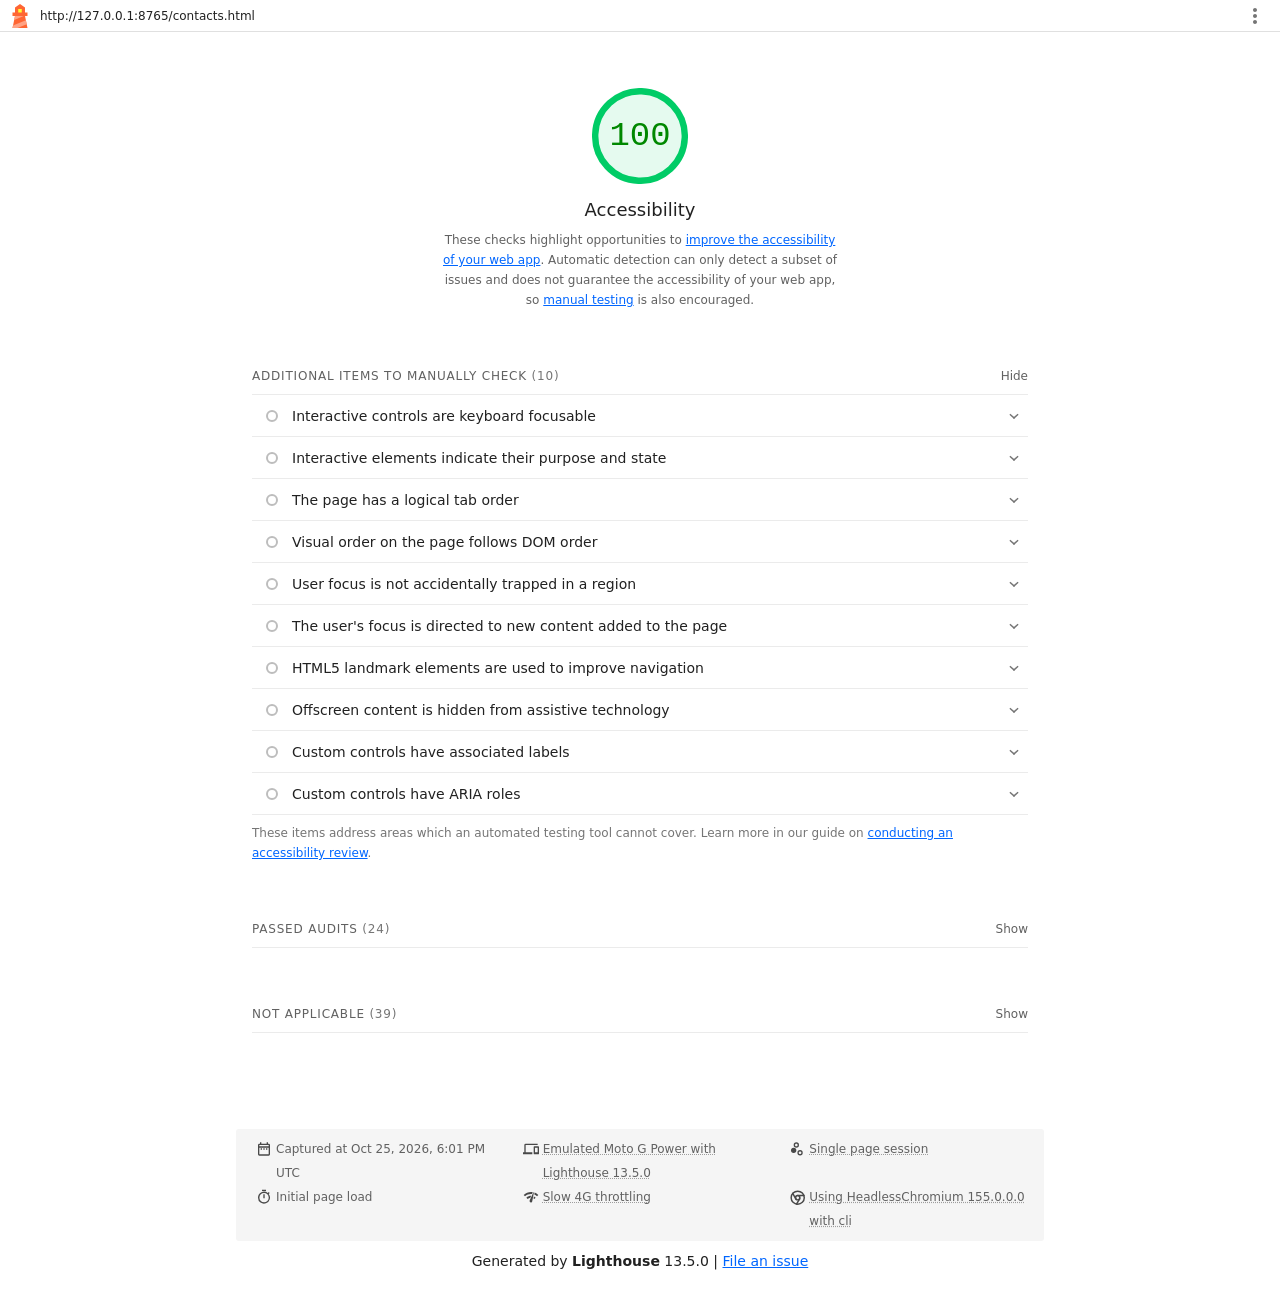
<file: lighthouse/contacts-accessibility.html>
<!--
@license
Copyright 2018 Google LLC
SPDX-License-Identifier: Apache-2.0
-->
<!doctype html>
<html lang="en">
<head>
  <meta charset="utf-8">
  <meta name="viewport" content="width=device-width, initial-scale=1, minimum-scale=1">
  <link rel="icon" href='data:image/svg+xml;utf8,<svg fill="none" xmlns="http://www.w3.org/2000/svg" viewBox="0 0 48 48"><path d="m14 7 10-7 10 7v10h5v7h-5l5 24H9l5-24H9v-7h5V7Z" fill="%23F63"/><path d="M31.561 24H14l-1.689 8.105L31.561 24ZM18.983 48H9l1.022-4.907L35.723 32.27l1.663 7.98L18.983 48Z" fill="%23FFA385"/><path fill="%23FF3" d="M20.5 10h7v7h-7z"/></svg>'>
  <title>Lighthouse Report</title>
  <style>body {margin: 0}</style>
</head>
<body>
  <noscript>Lighthouse report requires JavaScript. Please enable.</noscript>

  <div id="lh-log"></div>

  <script>window.__LIGHTHOUSE_JSON__ = {"lighthouseVersion":"13.5.0","requestedUrl":"http://127.0.0.1:8765/contacts.html","mainDocumentUrl":"http://127.0.0.1:8765/contacts.html","finalDisplayedUrl":"http://127.0.0.1:8765/contacts.html","finalUrl":"http://127.0.0.1:8765/contacts.html","fetchTime":"2026-10-25T18:01:08.410Z","gatherMode":"navigation","runWarnings":[],"userAgent":"Mozilla/5.0 (Macintosh; Intel Mac OS X 10_15_7) AppleWebKit/537.36 (KHTML, like Gecko) HeadlessChrome/155.0.0.0 Safari/537.36","environment":{"networkUserAgent":"Mozilla/5.0 (Linux; Android 11; moto g power (2022)) AppleWebKit/537.36 (KHTML, like Gecko) Chrome/155.0.0.0 Mobile Safari/537.36","hostUserAgent":"Mozilla/5.0 (Macintosh; Intel Mac OS X 10_15_7) AppleWebKit/537.36 (KHTML, like Gecko) HeadlessChrome/155.0.0.0 Safari/537.36","benchmarkIndex":4679.5,"credits":{"axe-core":"4.14.0"}},"audits":{"accesskeys":{"id":"accesskeys","title":"`[accesskey]` values are unique","description":"Access keys let users quickly focus a part of the page. For proper navigation, each access key must be unique. [Learn more about access keys](https://dequeuniversity.com/rules/axe/4.13/accesskeys).","score":null,"scoreDisplayMode":"notApplicable"},"aria-allowed-attr":{"id":"aria-allowed-attr","title":"`[aria-*]` attributes match their roles","description":"Each ARIA `role` supports a specific subset of `aria-*` attributes. Mismatching these invalidates the `aria-*` attributes. [Learn how to match ARIA attributes to their roles](https://dequeuniversity.com/rules/axe/4.13/aria-allowed-attr).","score":1,"scoreDisplayMode":"binary","details":{"type":"table","headings":[{"key":"node","valueType":"node","subItemsHeading":{"key":"relatedNode","valueType":"node"},"label":"Failing Elements"}],"items":[]}},"aria-allowed-role":{"id":"aria-allowed-role","title":"Uses ARIA roles only on compatible elements","description":"Many HTML elements can only be assigned certain ARIA roles. Using ARIA roles where they are not allowed can interfere with the accessibility of the web page. [Learn more about ARIA roles](https://dequeuniversity.com/rules/axe/4.13/aria-allowed-role).","score":null,"scoreDisplayMode":"notApplicable"},"aria-command-name":{"id":"aria-command-name","title":"`button`, `link`, and `menuitem` elements have accessible names","description":"When an element doesn't have an accessible name, screen readers announce it with a generic name, making it unusable for users who rely on screen readers. [Learn how to make command elements more accessible](https://dequeuniversity.com/rules/axe/4.13/aria-command-name).","score":null,"scoreDisplayMode":"notApplicable"},"aria-conditional-attr":{"id":"aria-conditional-attr","title":"ARIA attributes are used as specified for the element's role","description":"Some ARIA attributes are only allowed on an element under certain conditions. [Learn more about conditional ARIA attributes](https://dequeuniversity.com/rules/axe/4.13/aria-conditional-attr).","score":1,"scoreDisplayMode":"binary","details":{"type":"table","headings":[{"key":"node","valueType":"node","subItemsHeading":{"key":"relatedNode","valueType":"node"},"label":"Failing Elements"}],"items":[]}},"aria-deprecated-role":{"id":"aria-deprecated-role","title":"Deprecated ARIA roles were not used","description":"Deprecated ARIA roles may not be processed correctly by assistive technology. [Learn more about deprecated ARIA roles](https://dequeuniversity.com/rules/axe/4.13/aria-deprecated-role).","score":null,"scoreDisplayMode":"notApplicable"},"aria-dialog-name":{"id":"aria-dialog-name","title":"Elements with `role=\"dialog\"` or `role=\"alertdialog\"` have accessible names.","description":"ARIA dialog elements without accessible names may prevent screen readers users from discerning the purpose of these elements. [Learn how to make ARIA dialog elements more accessible](https://dequeuniversity.com/rules/axe/4.13/aria-dialog-name).","score":null,"scoreDisplayMode":"notApplicable"},"aria-hidden-body":{"id":"aria-hidden-body","title":"`[aria-hidden=\"true\"]` is not present on the document `\u003cbody>`","description":"Assistive technologies, like screen readers, work inconsistently when `aria-hidden=\"true\"` is set on the document `\u003cbody>`. [Learn how `aria-hidden` affects the document body](https://dequeuniversity.com/rules/axe/4.13/aria-hidden-body).","score":1,"scoreDisplayMode":"binary","details":{"type":"table","headings":[{"key":"node","valueType":"node","subItemsHeading":{"key":"relatedNode","valueType":"node"},"label":"Failing Elements"}],"items":[]}},"aria-hidden-focus":{"id":"aria-hidden-focus","title":"`[aria-hidden=\"true\"]` elements do not contain focusable descendents","description":"Focusable descendents within an `[aria-hidden=\"true\"]` element prevent those interactive elements from being available to users of assistive technologies like screen readers. [Learn how `aria-hidden` affects focusable elements](https://dequeuniversity.com/rules/axe/4.13/aria-hidden-focus).","score":1,"scoreDisplayMode":"binary","details":{"type":"table","headings":[{"key":"node","valueType":"node","subItemsHeading":{"key":"relatedNode","valueType":"node"},"label":"Failing Elements"}],"items":[]}},"aria-input-field-name":{"id":"aria-input-field-name","title":"ARIA input fields have accessible names","description":"When an input field doesn't have an accessible name, screen readers announce it with a generic name, making it unusable for users who rely on screen readers. [Learn more about input field labels](https://dequeuniversity.com/rules/axe/4.13/aria-input-field-name).","score":null,"scoreDisplayMode":"notApplicable"},"aria-meter-name":{"id":"aria-meter-name","title":"ARIA `meter` elements have accessible names","description":"When a meter element doesn't have an accessible name, screen readers announce it with a generic name, making it unusable for users who rely on screen readers. [Learn how to name `meter` elements](https://dequeuniversity.com/rules/axe/4.13/aria-meter-name).","score":null,"scoreDisplayMode":"notApplicable"},"aria-progressbar-name":{"id":"aria-progressbar-name","title":"ARIA `progressbar` elements have accessible names","description":"When a `progressbar` element doesn't have an accessible name, screen readers announce it with a generic name, making it unusable for users who rely on screen readers. [Learn how to label `progressbar` elements](https://dequeuniversity.com/rules/axe/4.13/aria-progressbar-name).","score":null,"scoreDisplayMode":"notApplicable"},"aria-prohibited-attr":{"id":"aria-prohibited-attr","title":"Elements use only permitted ARIA attributes","description":"Using ARIA attributes in roles where they are prohibited can mean that important information is not communicated to users of assistive technologies. [Learn more about prohibited ARIA roles](https://dequeuniversity.com/rules/axe/4.13/aria-prohibited-attr).","score":1,"scoreDisplayMode":"binary","details":{"type":"table","headings":[{"key":"node","valueType":"node","subItemsHeading":{"key":"relatedNode","valueType":"node"},"label":"Failing Elements"}],"items":[]}},"aria-required-attr":{"id":"aria-required-attr","title":"`[role]`s have all required `[aria-*]` attributes","description":"Some ARIA roles have required attributes that describe the state of the element to screen readers. [Learn more about roles and required attributes](https://dequeuniversity.com/rules/axe/4.13/aria-required-attr).","score":null,"scoreDisplayMode":"notApplicable"},"aria-required-children":{"id":"aria-required-children","title":"Elements with an ARIA `[role]` that require children to contain a specific `[role]` have all required children.","description":"Some ARIA parent roles must contain specific child roles to perform their intended accessibility functions. [Learn more about roles and required children elements](https://dequeuniversity.com/rules/axe/4.13/aria-required-children).","score":null,"scoreDisplayMode":"notApplicable"},"aria-required-parent":{"id":"aria-required-parent","title":"`[role]`s are contained by their required parent element","description":"Some ARIA child roles must be contained by specific parent roles to properly perform their intended accessibility functions. [Learn more about ARIA roles and required parent element](https://dequeuniversity.com/rules/axe/4.13/aria-required-parent).","score":null,"scoreDisplayMode":"notApplicable"},"aria-roles":{"id":"aria-roles","title":"`[role]` values are valid","description":"ARIA roles must have valid values in order to perform their intended accessibility functions. [Learn more about valid ARIA roles](https://dequeuniversity.com/rules/axe/4.13/aria-roles).","score":null,"scoreDisplayMode":"notApplicable"},"aria-text":{"id":"aria-text","title":"Elements with the `role=text` attribute do not have focusable descendents.","description":"Adding `role=text` around a text node split by markup enables VoiceOver to treat it as one phrase, but the element's focusable descendents will not be announced. [Learn more about the `role=text` attribute](https://dequeuniversity.com/rules/axe/4.13/aria-text).","score":null,"scoreDisplayMode":"notApplicable"},"aria-toggle-field-name":{"id":"aria-toggle-field-name","title":"ARIA toggle fields have accessible names","description":"When a toggle field doesn't have an accessible name, screen readers announce it with a generic name, making it unusable for users who rely on screen readers. [Learn more about toggle fields](https://dequeuniversity.com/rules/axe/4.13/aria-toggle-field-name).","score":null,"scoreDisplayMode":"notApplicable"},"aria-tooltip-name":{"id":"aria-tooltip-name","title":"ARIA `tooltip` elements have accessible names","description":"When a tooltip element doesn't have an accessible name, screen readers announce it with a generic name, making it unusable for users who rely on screen readers. [Learn how to name `tooltip` elements](https://dequeuniversity.com/rules/axe/4.13/aria-tooltip-name).","score":null,"scoreDisplayMode":"notApplicable"},"aria-treeitem-name":{"id":"aria-treeitem-name","title":"ARIA `treeitem` elements have accessible names","description":"When a `treeitem` element doesn't have an accessible name, screen readers announce it with a generic name, making it unusable for users who rely on screen readers. [Learn more about labeling `treeitem` elements](https://dequeuniversity.com/rules/axe/4.13/aria-treeitem-name).","score":null,"scoreDisplayMode":"notApplicable"},"aria-valid-attr-value":{"id":"aria-valid-attr-value","title":"`[aria-*]` attributes have valid values","description":"Assistive technologies, like screen readers, can't interpret ARIA attributes with invalid values. [Learn more about valid values for ARIA attributes](https://dequeuniversity.com/rules/axe/4.13/aria-valid-attr-value).","score":1,"scoreDisplayMode":"binary","details":{"type":"table","headings":[{"key":"node","valueType":"node","subItemsHeading":{"key":"relatedNode","valueType":"node"},"label":"Failing Elements"}],"items":[]}},"aria-valid-attr":{"id":"aria-valid-attr","title":"`[aria-*]` attributes are valid and not misspelled","description":"Assistive technologies, like screen readers, can't interpret ARIA attributes with invalid names. [Learn more about valid ARIA attributes](https://dequeuniversity.com/rules/axe/4.13/aria-valid-attr).","score":1,"scoreDisplayMode":"binary","details":{"type":"table","headings":[{"key":"node","valueType":"node","subItemsHeading":{"key":"relatedNode","valueType":"node"},"label":"Failing Elements"}],"items":[]}},"button-name":{"id":"button-name","title":"Buttons have an accessible name","description":"When a button doesn't have an accessible name, screen readers announce it as \"button\", making it unusable for users who rely on screen readers. [Learn how to make buttons more accessible](https://dequeuniversity.com/rules/axe/4.13/button-name).","score":1,"scoreDisplayMode":"binary","details":{"type":"table","headings":[{"key":"node","valueType":"node","subItemsHeading":{"key":"relatedNode","valueType":"node"},"label":"Failing Elements"}],"items":[]}},"bypass":{"id":"bypass","title":"The page contains a heading, skip link, or landmark region","description":"Adding ways to bypass repetitive content lets keyboard users navigate the page more efficiently. [Learn more about bypass blocks](https://dequeuniversity.com/rules/axe/4.13/bypass).","score":null,"scoreDisplayMode":"notApplicable"},"color-contrast":{"id":"color-contrast","title":"Background and foreground colors have a sufficient contrast ratio","description":"Low-contrast text is difficult or impossible for many users to read. [Learn how to provide sufficient color contrast](https://dequeuniversity.com/rules/axe/4.13/color-contrast).","score":1,"scoreDisplayMode":"binary","details":{"type":"table","headings":[{"key":"node","valueType":"node","subItemsHeading":{"key":"relatedNode","valueType":"node"},"label":"Failing Elements"}],"items":[]}},"definition-list":{"id":"definition-list","title":"`\u003cdl>`'s contain only properly-ordered `\u003cdt>` and `\u003cdd>` groups, `\u003cscript>`, `\u003ctemplate>` or `\u003cdiv>` elements.","description":"When definition lists are not properly marked up, screen readers may produce confusing or inaccurate output. [Learn how to structure definition lists correctly](https://dequeuniversity.com/rules/axe/4.13/definition-list).","score":null,"scoreDisplayMode":"notApplicable"},"dlitem":{"id":"dlitem","title":"Definition list items are wrapped in `\u003cdl>` elements","description":"Definition list items (`\u003cdt>` and `\u003cdd>`) must be wrapped in a parent `\u003cdl>` element to ensure that screen readers can properly announce them. [Learn how to structure definition lists correctly](https://dequeuniversity.com/rules/axe/4.13/dlitem).","score":null,"scoreDisplayMode":"notApplicable"},"document-title":{"id":"document-title","title":"Document has a `\u003ctitle>` element","description":"The title gives screen reader users an overview of the page, and search engine users rely on it heavily to determine if a page is relevant to their search. [Learn more about document titles](https://dequeuniversity.com/rules/axe/4.13/document-title).","score":1,"scoreDisplayMode":"binary","details":{"type":"table","headings":[{"key":"node","valueType":"node","subItemsHeading":{"key":"relatedNode","valueType":"node"},"label":"Failing Elements"}],"items":[]}},"duplicate-id-aria":{"id":"duplicate-id-aria","title":"ARIA IDs are unique","description":"The value of an ARIA ID must be unique to prevent other instances from being overlooked by assistive technologies. [Learn how to fix duplicate ARIA IDs](https://dequeuniversity.com/rules/axe/4.13/duplicate-id-aria).","score":null,"scoreDisplayMode":"notApplicable"},"empty-heading":{"id":"empty-heading","title":"All heading elements contain content.","description":"A heading with no content or inaccessible text prevent screen reader users from accessing information on the page's structure. [Learn more about headings](https://dequeuniversity.com/rules/axe/4.13/empty-heading).","score":null,"scoreDisplayMode":"notApplicable"},"form-field-multiple-labels":{"id":"form-field-multiple-labels","title":"No form fields have multiple labels","description":"Form fields with multiple labels can be confusingly announced by assistive technologies like screen readers which use either the first, the last, or all of the labels. [Learn how to use form labels](https://dequeuniversity.com/rules/axe/4.13/form-field-multiple-labels).","score":null,"scoreDisplayMode":"notApplicable"},"frame-title":{"id":"frame-title","title":"`\u003cframe>` or `\u003ciframe>` elements have a title","description":"Screen reader users rely on frame titles to describe the contents of frames. [Learn more about frame titles](https://dequeuniversity.com/rules/axe/4.13/frame-title).","score":null,"scoreDisplayMode":"notApplicable"},"heading-order":{"id":"heading-order","title":"Heading elements appear in a sequentially-descending order","description":"Properly ordered headings that do not skip levels convey the semantic structure of the page, making it easier to navigate and understand when using assistive technologies. [Learn more about heading order](https://dequeuniversity.com/rules/axe/4.13/heading-order).","score":1,"scoreDisplayMode":"binary","details":{"type":"table","headings":[{"key":"node","valueType":"node","subItemsHeading":{"key":"relatedNode","valueType":"node"},"label":"Failing Elements"}],"items":[]}},"html-has-lang":{"id":"html-has-lang","title":"`\u003chtml>` element has a `[lang]` attribute","description":"If a page doesn't specify a `lang` attribute, a screen reader assumes that the page is in the default language that the user chose when setting up the screen reader. If the page isn't actually in the default language, then the screen reader might not announce the page's text correctly. [Learn more about the `lang` attribute](https://dequeuniversity.com/rules/axe/4.13/html-has-lang).","score":1,"scoreDisplayMode":"binary","details":{"type":"table","headings":[{"key":"node","valueType":"node","subItemsHeading":{"key":"relatedNode","valueType":"node"},"label":"Failing Elements"}],"items":[]}},"html-lang-valid":{"id":"html-lang-valid","title":"`\u003chtml>` element has a valid value for its `[lang]` attribute","description":"Specifying a valid [BCP 47 language](https://www.w3.org/International/questions/qa-choosing-language-tags#question) helps screen readers announce text properly. [Learn how to use the `lang` attribute](https://dequeuniversity.com/rules/axe/4.13/html-lang-valid).","score":1,"scoreDisplayMode":"binary","details":{"type":"table","headings":[{"key":"node","valueType":"node","subItemsHeading":{"key":"relatedNode","valueType":"node"},"label":"Failing Elements"}],"items":[]}},"html-xml-lang-mismatch":{"id":"html-xml-lang-mismatch","title":"`\u003chtml>` element has an `[xml:lang]` attribute with the same base language as the `[lang]` attribute.","description":"If the webpage does not specify a consistent language, then the screen reader might not announce the page's text correctly. [Learn more about the `lang` attribute](https://dequeuniversity.com/rules/axe/4.13/html-xml-lang-mismatch).","score":null,"scoreDisplayMode":"notApplicable"},"identical-links-same-purpose":{"id":"identical-links-same-purpose","title":"Identical links have the same purpose.","description":"Links with the same destination should have the same description, to help users understand the link's purpose and decide whether to follow it. [Learn more about identical links](https://dequeuniversity.com/rules/axe/4.13/identical-links-same-purpose).","score":null,"scoreDisplayMode":"notApplicable"},"image-alt":{"id":"image-alt","title":"Image elements have `[alt]` attributes","description":"Informative elements should aim for short, descriptive alternate text. Decorative elements can be ignored with an empty alt attribute. [Learn more about the `alt` attribute](https://dequeuniversity.com/rules/axe/4.13/image-alt).","score":null,"scoreDisplayMode":"notApplicable"},"image-redundant-alt":{"id":"image-redundant-alt","title":"Image elements do not have `[alt]` attributes that are redundant text.","description":"Informative elements should aim for short, descriptive alternative text. Alternative text that is exactly the same as the text adjacent to the link or image is potentially confusing for screen reader users, because the text will be read twice. [Learn more about the `alt` attribute](https://dequeuniversity.com/rules/axe/4.13/image-redundant-alt).","score":null,"scoreDisplayMode":"notApplicable"},"input-button-name":{"id":"input-button-name","title":"Input buttons have discernible text.","description":"Adding discernable and accessible text to input buttons may help screen reader users understand the purpose of the input button. [Learn more about input buttons](https://dequeuniversity.com/rules/axe/4.13/input-button-name).","score":null,"scoreDisplayMode":"notApplicable"},"input-image-alt":{"id":"input-image-alt","title":"`\u003cinput type=\"image\">` elements have `[alt]` text","description":"When an image is being used as an `\u003cinput>` button, providing alternative text can help screen reader users understand the purpose of the button. [Learn about input image alt text](https://dequeuniversity.com/rules/axe/4.13/input-image-alt).","score":null,"scoreDisplayMode":"notApplicable"},"label-content-name-mismatch":{"id":"label-content-name-mismatch","title":"Elements with visible text labels have matching accessible names.","description":"Visible text labels that do not match the accessible name can result in a confusing experience for screen reader users. [Learn more about accessible names](https://dequeuniversity.com/rules/axe/4.13/label-content-name-mismatch).","score":null,"scoreDisplayMode":"notApplicable"},"label":{"id":"label","title":"Form elements have associated labels","description":"Labels ensure that form controls are announced properly by assistive technologies, like screen readers. [Learn more about form element labels](https://dequeuniversity.com/rules/axe/4.13/label).","score":1,"scoreDisplayMode":"binary","details":{"type":"table","headings":[{"key":"node","valueType":"node","subItemsHeading":{"key":"relatedNode","valueType":"node"},"label":"Failing Elements"}],"items":[]}},"landmark-one-main":{"id":"landmark-one-main","title":"Document has a main landmark.","description":"One main landmark helps screen reader users navigate a web page. [Learn more about landmarks](https://dequeuniversity.com/rules/axe/4.13/landmark-one-main).","score":1,"scoreDisplayMode":"binary","details":{"type":"table","headings":[{"key":"node","valueType":"node","subItemsHeading":{"key":"relatedNode","valueType":"node"},"label":"Failing Elements"}],"items":[]}},"link-name":{"id":"link-name","title":"Links have a discernible name","description":"Link text (and alternate text for images, when used as links) that is discernible, unique, and focusable improves the navigation experience for screen reader users. [Learn how to make links accessible](https://dequeuniversity.com/rules/axe/4.13/link-name).","score":1,"scoreDisplayMode":"binary","details":{"type":"table","headings":[{"key":"node","valueType":"node","subItemsHeading":{"key":"relatedNode","valueType":"node"},"label":"Failing Elements"}],"items":[]}},"link-in-text-block":{"id":"link-in-text-block","title":"Links are distinguishable without relying on color.","description":"Low-contrast text is difficult or impossible for many users to read. Link text that is discernible improves the experience for users with low vision. [Learn how to make links distinguishable](https://dequeuniversity.com/rules/axe/4.13/link-in-text-block).","score":1,"scoreDisplayMode":"binary","details":{"type":"table","headings":[{"key":"node","valueType":"node","subItemsHeading":{"key":"relatedNode","valueType":"node"},"label":"Failing Elements"}],"items":[]}},"list":{"id":"list","title":"Lists contain only `\u003cli>` elements and script supporting elements (`\u003cscript>` and `\u003ctemplate>`).","description":"Screen readers have a specific way of announcing lists. Ensuring proper list structure aids screen reader output. [Learn more about proper list structure](https://dequeuniversity.com/rules/axe/4.13/list).","score":1,"scoreDisplayMode":"binary","details":{"type":"table","headings":[{"key":"node","valueType":"node","subItemsHeading":{"key":"relatedNode","valueType":"node"},"label":"Failing Elements"}],"items":[]}},"listitem":{"id":"listitem","title":"List items (`\u003cli>`) are contained within `\u003cul>`, `\u003col>` or `\u003cmenu>` parent elements","description":"Screen readers require list items (`\u003cli>`) to be contained within a parent `\u003cul>`, `\u003col>` or `\u003cmenu>` to be announced properly. [Learn more about proper list structure](https://dequeuniversity.com/rules/axe/4.13/listitem).","score":1,"scoreDisplayMode":"binary","details":{"type":"table","headings":[{"key":"node","valueType":"node","subItemsHeading":{"key":"relatedNode","valueType":"node"},"label":"Failing Elements"}],"items":[]}},"meta-refresh":{"id":"meta-refresh","title":"The document does not use `\u003cmeta http-equiv=\"refresh\">`","description":"Users do not expect a page to refresh automatically, and doing so will move focus back to the top of the page. This may create a frustrating or confusing experience. [Learn more about the refresh meta tag](https://dequeuniversity.com/rules/axe/4.13/meta-refresh).","score":null,"scoreDisplayMode":"notApplicable"},"meta-viewport":{"id":"meta-viewport","title":"`[user-scalable=\"no\"]` is not used in the `\u003cmeta name=\"viewport\">` element and the `[maximum-scale]` attribute is not less than 5.","description":"Disabling zooming is problematic for users with low vision who rely on screen magnification to properly see the contents of a web page. [Learn more about the viewport meta tag](https://dequeuniversity.com/rules/axe/4.13/meta-viewport).","score":1,"scoreDisplayMode":"binary","details":{"type":"table","headings":[{"key":"node","valueType":"node","subItemsHeading":{"key":"relatedNode","valueType":"node"},"label":"Failing Elements"}],"items":[]}},"object-alt":{"id":"object-alt","title":"`\u003cobject>` elements have alternate text","description":"Screen readers cannot translate non-text content. Adding alternate text to `\u003cobject>` elements helps screen readers convey meaning to users. [Learn more about alt text for `object` elements](https://dequeuniversity.com/rules/axe/4.13/object-alt).","score":null,"scoreDisplayMode":"notApplicable"},"select-name":{"id":"select-name","title":"Select elements have associated label elements.","description":"Form elements without effective labels can create frustrating experiences for screen reader users. [Learn more about the `select` element](https://dequeuniversity.com/rules/axe/4.13/select-name).","score":1,"scoreDisplayMode":"binary","details":{"type":"table","headings":[{"key":"node","valueType":"node","subItemsHeading":{"key":"relatedNode","valueType":"node"},"label":"Failing Elements"}],"items":[]}},"skip-link":{"id":"skip-link","title":"Skip links are focusable.","description":"Including a skip link can help users skip to the main content to save time. [Learn more about skip links](https://dequeuniversity.com/rules/axe/4.13/skip-link).","score":1,"scoreDisplayMode":"binary","details":{"type":"table","headings":[{"key":"node","valueType":"node","subItemsHeading":{"key":"relatedNode","valueType":"node"},"label":"Failing Elements"}],"items":[]}},"tabindex":{"id":"tabindex","title":"No element has a `[tabindex]` value greater than 0","description":"A value greater than 0 implies an explicit navigation ordering. Although technically valid, this often creates frustrating experiences for users who rely on assistive technologies. [Learn more about the `tabindex` attribute](https://dequeuniversity.com/rules/axe/4.13/tabindex).","score":null,"scoreDisplayMode":"notApplicable"},"table-duplicate-name":{"id":"table-duplicate-name","title":"Tables have different content in the summary attribute and `\u003ccaption>`.","description":"The summary attribute should describe the table structure, while `\u003ccaption>` should have the onscreen title. Accurate table mark-up helps users of screen readers. [Learn more about summary and caption](https://dequeuniversity.com/rules/axe/4.13/table-duplicate-name).","score":null,"scoreDisplayMode":"notApplicable"},"table-fake-caption":{"id":"table-fake-caption","title":"Tables use `\u003ccaption>` instead of cells with the `[colspan]` attribute to indicate a caption.","description":"Screen readers have features to make navigating tables easier. Ensuring that tables use the actual caption element instead of cells with the `[colspan]` attribute may improve the experience for screen reader users. [Learn more about captions](https://dequeuniversity.com/rules/axe/4.13/table-fake-caption).","score":null,"scoreDisplayMode":"notApplicable"},"target-size":{"id":"target-size","title":"Touch targets have sufficient size and spacing.","description":"Touch targets with sufficient size and spacing help users who may have difficulty targeting small controls to activate the targets. [Learn more about touch targets](https://dequeuniversity.com/rules/axe/4.13/target-size).","score":1,"scoreDisplayMode":"binary","details":{"type":"table","headings":[{"key":"node","valueType":"node","subItemsHeading":{"key":"relatedNode","valueType":"node"},"label":"Failing Elements"}],"items":[]}},"td-has-header":{"id":"td-has-header","title":"`\u003ctd>` elements in a large `\u003ctable>` have one or more table headers.","description":"Screen readers have features to make navigating tables easier. Ensuring that `\u003ctd>` elements in a large table (3 or more cells in width and height) have an associated table header may improve the experience for screen reader users. [Learn more about table headers](https://dequeuniversity.com/rules/axe/4.13/td-has-header).","score":null,"scoreDisplayMode":"notApplicable"},"td-headers-attr":{"id":"td-headers-attr","title":"Cells in a `\u003ctable>` element that use the `[headers]` attribute refer to table cells within the same table.","description":"Screen readers have features to make navigating tables easier. Ensuring `\u003ctd>` cells using the `[headers]` attribute only refer to other cells in the same table may improve the experience for screen reader users. [Learn more about the `headers` attribute](https://dequeuniversity.com/rules/axe/4.13/td-headers-attr).","score":null,"scoreDisplayMode":"notApplicable"},"th-has-data-cells":{"id":"th-has-data-cells","title":"`\u003cth>` elements and elements with `[role=\"columnheader\"/\"rowheader\"]` have data cells they describe.","description":"Screen readers have features to make navigating tables easier. Ensuring table headers always refer to some set of cells may improve the experience for screen reader users. [Learn more about table headers](https://dequeuniversity.com/rules/axe/4.13/th-has-data-cells).","score":null,"scoreDisplayMode":"notApplicable"},"valid-lang":{"id":"valid-lang","title":"`[lang]` attributes have a valid value","description":"Specifying a valid [BCP 47 language](https://www.w3.org/International/questions/qa-choosing-language-tags#question) on elements helps ensure that text is pronounced correctly by a screen reader. [Learn how to use the `lang` attribute](https://dequeuniversity.com/rules/axe/4.13/valid-lang).","score":null,"scoreDisplayMode":"notApplicable"},"video-caption":{"id":"video-caption","title":"`\u003cvideo>` elements contain a `\u003ctrack>` element with `[kind=\"captions\"]`","description":"When a video provides a caption it is easier for deaf and hearing impaired users to access its information. [Learn more about video captions](https://dequeuniversity.com/rules/axe/4.13/video-caption).","score":null,"scoreDisplayMode":"notApplicable"},"custom-controls-labels":{"id":"custom-controls-labels","title":"Custom controls have associated labels","description":"Custom interactive controls have associated labels, provided by aria-label or aria-labelledby. [Learn more about custom controls and labels](https://developer.chrome.com/docs/lighthouse/accessibility/custom-controls-labels/).","score":null,"scoreDisplayMode":"manual"},"custom-controls-roles":{"id":"custom-controls-roles","title":"Custom controls have ARIA roles","description":"Custom interactive controls have appropriate ARIA roles. [Learn how to add roles to custom controls](https://developer.chrome.com/docs/lighthouse/accessibility/custom-control-roles/).","score":null,"scoreDisplayMode":"manual"},"focus-traps":{"id":"focus-traps","title":"User focus is not accidentally trapped in a region","description":"A user can tab into and out of any control or region without accidentally trapping their focus. [Learn how to avoid focus traps](https://developer.chrome.com/docs/lighthouse/accessibility/focus-traps/).","score":null,"scoreDisplayMode":"manual"},"focusable-controls":{"id":"focusable-controls","title":"Interactive controls are keyboard focusable","description":"Custom interactive controls are keyboard focusable and display a focus indicator. [Learn how to make custom controls focusable](https://developer.chrome.com/docs/lighthouse/accessibility/focusable-controls/).","score":null,"scoreDisplayMode":"manual"},"interactive-element-affordance":{"id":"interactive-element-affordance","title":"Interactive elements indicate their purpose and state","description":"Interactive elements, such as links and buttons, should indicate their state and be distinguishable from non-interactive elements. [Learn how to decorate interactive elements with affordance hints](https://developer.chrome.com/docs/lighthouse/accessibility/interactive-element-affordance/).","score":null,"scoreDisplayMode":"manual"},"logical-tab-order":{"id":"logical-tab-order","title":"The page has a logical tab order","description":"Tabbing through the page follows the visual layout. Users cannot focus elements that are offscreen. [Learn more about logical tab ordering](https://developer.chrome.com/docs/lighthouse/accessibility/logical-tab-order/).","score":null,"scoreDisplayMode":"manual"},"managed-focus":{"id":"managed-focus","title":"The user's focus is directed to new content added to the page","description":"If new content, such as a dialog, is added to the page, the user's focus is directed to it. [Learn how to direct focus to new content](https://developer.chrome.com/docs/lighthouse/accessibility/managed-focus/).","score":null,"scoreDisplayMode":"manual"},"offscreen-content-hidden":{"id":"offscreen-content-hidden","title":"Offscreen content is hidden from assistive technology","description":"Offscreen content is hidden with display: none or aria-hidden=true. [Learn how to properly hide offscreen content](https://developer.chrome.com/docs/lighthouse/accessibility/offscreen-content-hidden/).","score":null,"scoreDisplayMode":"manual"},"use-landmarks":{"id":"use-landmarks","title":"HTML5 landmark elements are used to improve navigation","description":"Landmark elements (`\u003cmain>`, `\u003cnav>`, etc.) are used to improve the keyboard navigation of the page for assistive technology. [Learn more about landmark elements](https://developer.chrome.com/docs/lighthouse/accessibility/use-landmarks/).","score":null,"scoreDisplayMode":"manual"},"visual-order-follows-dom":{"id":"visual-order-follows-dom","title":"Visual order on the page follows DOM order","description":"DOM order matches the visual order, improving navigation for assistive technology. [Learn more about DOM and visual ordering](https://developer.chrome.com/docs/lighthouse/accessibility/visual-order-follows-dom/).","score":null,"scoreDisplayMode":"manual"},"autocomplete-valid":{"id":"autocomplete-valid","title":"`autocomplete` attributes are used correctly","description":"The `autocomplete` attribute values must be valid and correctly applied for screen readers to function correctly. [Learn more about valid autocomplete values](https://dequeuniversity.com/rules/axe/4.13/autocomplete-valid).","score":1,"scoreDisplayMode":"binary","details":{"type":"table","headings":[{"key":"node","valueType":"node","subItemsHeading":{"key":"relatedNode","valueType":"node"},"label":"Failing Elements"}],"items":[]}},"presentation-role-conflict":{"id":"presentation-role-conflict","title":"Elements with `role=\"none\"` or `role=\"presentation\"` do not have conflicts","description":"There are certain cases where the semantic role of an element with `role=\"none\"` or `role=\"presentation\"` does not resolve to none or presentation. To ensure the element remains removed from the accessibility tree, you should not add any global ARIA attributes to the element or make it focusable. [Learn more about presentation role conflict](https://dequeuniversity.com/rules/axe/4.13/presentation-role-conflict).","score":null,"scoreDisplayMode":"notApplicable"},"svg-img-alt":{"id":"svg-img-alt","title":"SVG elements with an `img` role have an accessible text alternative","description":"Ensures SVG elements with an `img`, `graphics-document` or `graphics-symbol` role have an accessible text alternative. [Learn more about SVG alt text](https://dequeuniversity.com/rules/axe/4.13/svg-img-alt).","score":null,"scoreDisplayMode":"notApplicable"}},"configSettings":{"output":["json","html"],"maxWaitForFcp":30000,"maxWaitForLoad":45000,"pauseAfterFcpMs":1000,"pauseAfterLoadMs":1000,"networkQuietThresholdMs":1000,"cpuQuietThresholdMs":1000,"formFactor":"mobile","throttling":{"rttMs":150,"throughputKbps":1638.4,"requestLatencyMs":562.5,"downloadThroughputKbps":1474.5600000000002,"uploadThroughputKbps":675,"cpuSlowdownMultiplier":4},"throttlingMethod":"simulate","screenEmulation":{"mobile":true,"width":412,"height":823,"deviceScaleFactor":1.75,"disabled":false},"emulatedUserAgent":"Mozilla/5.0 (Linux; Android 11; moto g power (2022)) AppleWebKit/537.36 (KHTML, like Gecko) Chrome/136.0.0.0 Mobile Safari/537.36","auditMode":false,"gatherMode":false,"clearStorageTypes":["file_systems","shader_cache","service_workers","cache_storage"],"disableStorageReset":false,"debugNavigation":false,"channel":"cli","usePassiveGathering":false,"disableFullPageScreenshot":false,"skipAboutBlank":false,"blankPage":"about:blank","ignoreStatusCode":false,"locale":"en-US","blockedUrlPatterns":null,"additionalTraceCategories":null,"extraHeaders":null,"precomputedLanternData":null,"onlyAudits":null,"onlyCategories":["accessibility"],"skipAudits":null},"categories":{"accessibility":{"title":"Accessibility","description":"These checks highlight opportunities to [improve the accessibility of your web app](https://developer.chrome.com/docs/lighthouse/accessibility/). Automatic detection can only detect a subset of issues and does not guarantee the accessibility of your web app, so [manual testing](https://web.dev/articles/how-to-review) is also encouraged.","manualDescription":"These items address areas which an automated testing tool cannot cover. Learn more in our guide on [conducting an accessibility review](https://web.dev/articles/how-to-review).","supportedModes":["navigation","snapshot"],"auditRefs":[{"id":"accesskeys","weight":0,"group":"a11y-navigation"},{"id":"aria-allowed-attr","weight":10,"group":"a11y-aria"},{"id":"aria-command-name","weight":0,"group":"a11y-aria"},{"id":"aria-conditional-attr","weight":7,"group":"a11y-aria"},{"id":"aria-deprecated-role","weight":0,"group":"a11y-aria"},{"id":"aria-dialog-name","weight":0,"group":"a11y-aria"},{"id":"aria-hidden-body","weight":10,"group":"a11y-aria"},{"id":"aria-hidden-focus","weight":7,"group":"a11y-aria"},{"id":"aria-input-field-name","weight":0,"group":"a11y-aria"},{"id":"aria-meter-name","weight":0,"group":"a11y-aria"},{"id":"aria-progressbar-name","weight":0,"group":"a11y-aria"},{"id":"aria-prohibited-attr","weight":7,"group":"a11y-aria"},{"id":"aria-required-attr","weight":0,"group":"a11y-aria"},{"id":"aria-required-children","weight":0,"group":"a11y-aria"},{"id":"aria-required-parent","weight":0,"group":"a11y-aria"},{"id":"aria-roles","weight":0,"group":"a11y-aria"},{"id":"aria-text","weight":0,"group":"a11y-aria"},{"id":"aria-toggle-field-name","weight":0,"group":"a11y-aria"},{"id":"aria-tooltip-name","weight":0,"group":"a11y-aria"},{"id":"aria-treeitem-name","weight":0,"group":"a11y-aria"},{"id":"aria-valid-attr-value","weight":10,"group":"a11y-aria"},{"id":"aria-valid-attr","weight":10,"group":"a11y-aria"},{"id":"button-name","weight":10,"group":"a11y-names-labels"},{"id":"bypass","weight":0,"group":"a11y-navigation"},{"id":"color-contrast","weight":7,"group":"a11y-color-contrast"},{"id":"definition-list","weight":0,"group":"a11y-tables-lists"},{"id":"dlitem","weight":0,"group":"a11y-tables-lists"},{"id":"document-title","weight":7,"group":"a11y-names-labels"},{"id":"duplicate-id-aria","weight":0,"group":"a11y-aria"},{"id":"form-field-multiple-labels","weight":0,"group":"a11y-names-labels"},{"id":"frame-title","weight":0,"group":"a11y-names-labels"},{"id":"heading-order","weight":3,"group":"a11y-navigation"},{"id":"html-has-lang","weight":7,"group":"a11y-language"},{"id":"html-lang-valid","weight":7,"group":"a11y-language"},{"id":"html-xml-lang-mismatch","weight":0,"group":"a11y-language"},{"id":"image-alt","weight":0,"group":"a11y-names-labels"},{"id":"input-button-name","weight":0,"group":"a11y-names-labels"},{"id":"input-image-alt","weight":0,"group":"a11y-names-labels"},{"id":"label","weight":10,"group":"a11y-names-labels"},{"id":"link-in-text-block","weight":7,"group":"a11y-color-contrast"},{"id":"link-name","weight":7,"group":"a11y-names-labels"},{"id":"list","weight":7,"group":"a11y-tables-lists"},{"id":"listitem","weight":7,"group":"a11y-tables-lists"},{"id":"meta-refresh","weight":0,"group":"a11y-best-practices"},{"id":"meta-viewport","weight":10,"group":"a11y-best-practices"},{"id":"object-alt","weight":0,"group":"a11y-names-labels"},{"id":"select-name","weight":10,"group":"a11y-names-labels"},{"id":"skip-link","weight":3,"group":"a11y-names-labels"},{"id":"tabindex","weight":0,"group":"a11y-navigation"},{"id":"target-size","weight":7,"group":"a11y-best-practices"},{"id":"td-headers-attr","weight":0,"group":"a11y-tables-lists"},{"id":"th-has-data-cells","weight":0,"group":"a11y-tables-lists"},{"id":"valid-lang","weight":0,"group":"a11y-language"},{"id":"video-caption","weight":0,"group":"a11y-audio-video"},{"id":"landmark-one-main","weight":3,"group":"a11y-best-practices"},{"id":"autocomplete-valid","weight":1,"group":"a11y-best-practices"},{"id":"presentation-role-conflict","weight":0,"group":"a11y-best-practices"},{"id":"svg-img-alt","weight":0,"group":"a11y-best-practices"},{"id":"focusable-controls","weight":0},{"id":"interactive-element-affordance","weight":0},{"id":"logical-tab-order","weight":0},{"id":"visual-order-follows-dom","weight":0},{"id":"focus-traps","weight":0},{"id":"managed-focus","weight":0},{"id":"use-landmarks","weight":0},{"id":"offscreen-content-hidden","weight":0},{"id":"custom-controls-labels","weight":0},{"id":"custom-controls-roles","weight":0},{"id":"table-duplicate-name","weight":0,"group":"a11y-best-practices"},{"id":"empty-heading","weight":0,"group":"a11y-best-practices"},{"id":"aria-allowed-role","weight":0,"group":"a11y-best-practices"},{"id":"image-redundant-alt","weight":0,"group":"a11y-names-labels"},{"id":"identical-links-same-purpose","weight":0,"group":"a11y-best-practices"},{"id":"label-content-name-mismatch","weight":0,"group":"hidden"},{"id":"table-fake-caption","weight":0,"group":"hidden"},{"id":"td-has-header","weight":0,"group":"hidden"}],"id":"accessibility","score":1}},"categoryGroups":{"metrics":{"title":"Metrics"},"insights":{"title":"Insights","description":"These insights are also available in the Chrome DevTools Performance Panel - [record a trace](https://developer.chrome.com/docs/devtools/performance/reference) to view more detailed information."},"diagnostics":{"title":"Diagnostics","description":"More information about the performance of your application. These numbers don't [directly affect](https://developer.chrome.com/docs/lighthouse/performance/performance-scoring/) the Performance score."},"a11y-best-practices":{"title":"Best practices","description":"These items highlight common accessibility best practices."},"a11y-color-contrast":{"title":"Contrast","description":"These are opportunities to improve the legibility of your content."},"a11y-names-labels":{"title":"Names and labels","description":"These are opportunities to improve the semantics of the controls in your application. This may enhance the experience for users of assistive technology, like a screen reader."},"a11y-navigation":{"title":"Navigation","description":"These are opportunities to improve keyboard navigation in your application."},"a11y-aria":{"title":"ARIA","description":"These are opportunities to improve the usage of ARIA in your application which may enhance the experience for users of assistive technology, like a screen reader."},"a11y-language":{"title":"Internationalization and localization","description":"These are opportunities to improve the interpretation of your content by users in different locales."},"a11y-audio-video":{"title":"Audio and video","description":"These are opportunities to provide alternative content for audio and video. This may improve the experience for users with hearing or vision impairments."},"a11y-tables-lists":{"title":"Tables and lists","description":"These are opportunities to improve the experience of reading tabular or list data using assistive technology, like a screen reader."},"seo-mobile":{"title":"Mobile Friendly","description":"Make sure your pages are mobile friendly so users don’t have to pinch or zoom in order to read the content pages. [Learn how to make pages mobile-friendly](https://developers.google.com/search/mobile-sites/)."},"seo-content":{"title":"Content Best Practices","description":"Format your HTML in a way that enables crawlers to better understand your app’s content."},"seo-crawl":{"title":"Crawling and Indexing","description":"To appear in search results, crawlers need access to your app."},"best-practices-trust-safety":{"title":"Trust and Safety"},"best-practices-ux":{"title":"User Experience"},"best-practices-browser-compat":{"title":"Browser Compatibility"},"best-practices-general":{"title":"General"},"webmcp":{"title":"WebMCP","description":"Audits validating WebMCP integration."},"agent-accessibility":{"title":"Agent Accessibility","description":"These audits highlight best practices for improving the accessibility of the website for AI agents."},"agent-discoverability":{"title":"Agent Discoverability","description":"These audits validate that websites expose discoverable resources, documentation, and catalogs for AI agents."},"hidden":{"title":""}},"stackPacks":[],"entities":[{"name":"127.0.0.1","origins":["http://127.0.0.1:8765"],"isFirstParty":true,"isUnrecognized":true}],"fullPageScreenshot":{"screenshot":{"data":"[data-uri]","width":412,"height":2033},"nodes":{}},"timing":{"entries":[{"startTime":698.27,"name":"lh:config","duration":146.32,"entryType":"measure"},{"startTime":699.86,"name":"lh:config:resolveArtifactsToDefns","duration":17.76,"entryType":"measure"},{"startTime":844.65,"name":"lh:runner:gather","duration":4602.35,"entryType":"measure"},{"startTime":872.55,"name":"lh:driver:connect","duration":2.25,"entryType":"measure"},{"startTime":874.9,"name":"lh:driver:navigate","duration":2,"entryType":"measure"},{"startTime":877,"name":"lh:gather:getBenchmarkIndex","duration":1000.87,"entryType":"measure"},{"startTime":1877.94,"name":"lh:gather:getVersion","duration":0.36,"entryType":"measure"},{"startTime":1878.34,"name":"lh:gather:getDevicePixelRatio","duration":0.44,"entryType":"measure"},{"startTime":1879.47,"name":"lh:prepare:navigationMode","duration":31.14,"entryType":"measure"},{"startTime":1879.79,"name":"lh:gather:getVersion","duration":0.22,"entryType":"measure"},{"startTime":1886.21,"name":"lh:storage:clearDataForOrigin","duration":18.99,"entryType":"measure"},{"startTime":1905.26,"name":"lh:storage:clearBrowserCaches","duration":4.66,"entryType":"measure"},{"startTime":1910.24,"name":"lh:gather:prepareThrottlingAndNetwork","duration":0.36,"entryType":"measure"},{"startTime":1913.76,"name":"lh:driver:navigate","duration":2338.81,"entryType":"measure"},{"startTime":4254.85,"name":"lh:computed:NetworkRecords","duration":0.75,"entryType":"measure"},{"startTime":4255.98,"name":"lh:gather:getArtifact:DevtoolsLog","duration":0.02,"entryType":"measure"},{"startTime":4256.01,"name":"lh:gather:getArtifact:Accessibility","duration":107.72,"entryType":"measure"},{"startTime":4363.82,"name":"lh:gather:getArtifact:NetworkUserAgent","duration":0.03,"entryType":"measure"},{"startTime":4363.85,"name":"lh:gather:getArtifact:Stacks","duration":3.6,"entryType":"measure"},{"startTime":4363.88,"name":"lh:gather:collectStacks","duration":3.57,"entryType":"measure"},{"startTime":4367.46,"name":"lh:gather:getArtifact:FullPageScreenshot","duration":1071.84,"entryType":"measure"},{"startTime":5437.65,"name":"lh:gather:getVersion","duration":0.43,"entryType":"measure"},{"startTime":5447.12,"name":"lh:runner:audit","duration":64.31,"entryType":"measure"},{"startTime":5447.23,"name":"lh:runner:auditing","duration":63.96,"entryType":"measure"},{"startTime":5447.93,"name":"lh:audit:accesskeys","duration":0.46,"entryType":"measure"},{"startTime":5448.48,"name":"lh:audit:aria-allowed-attr","duration":1.22,"entryType":"measure"},{"startTime":5449.79,"name":"lh:audit:aria-allowed-role","duration":1.02,"entryType":"measure"},{"startTime":5450.92,"name":"lh:audit:aria-command-name","duration":0.32,"entryType":"measure"},{"startTime":5451.31,"name":"lh:audit:aria-conditional-attr","duration":1.1,"entryType":"measure"},{"startTime":5452.49,"name":"lh:audit:aria-deprecated-role","duration":0.27,"entryType":"measure"},{"startTime":5452.84,"name":"lh:audit:aria-dialog-name","duration":0.36,"entryType":"measure"},{"startTime":5453.28,"name":"lh:audit:aria-hidden-body","duration":0.79,"entryType":"measure"},{"startTime":5454.13,"name":"lh:audit:aria-hidden-focus","duration":0.69,"entryType":"measure"},{"startTime":5454.87,"name":"lh:audit:aria-input-field-name","duration":0.23,"entryType":"measure"},{"startTime":5455.16,"name":"lh:audit:aria-meter-name","duration":0.23,"entryType":"measure"},{"startTime":5455.43,"name":"lh:audit:aria-progressbar-name","duration":0.24,"entryType":"measure"},{"startTime":5455.72,"name":"lh:audit:aria-prohibited-attr","duration":0.65,"entryType":"measure"},{"startTime":5456.42,"name":"lh:audit:aria-required-attr","duration":0.25,"entryType":"measure"},{"startTime":5456.84,"name":"lh:audit:aria-required-children","duration":0.29,"entryType":"measure"},{"startTime":5457.19,"name":"lh:audit:aria-required-parent","duration":0.34,"entryType":"measure"},{"startTime":5457.59,"name":"lh:audit:aria-roles","duration":0.28,"entryType":"measure"},{"startTime":5457.93,"name":"lh:audit:aria-text","duration":0.31,"entryType":"measure"},{"startTime":5458.29,"name":"lh:audit:aria-toggle-field-name","duration":0.31,"entryType":"measure"},{"startTime":5458.65,"name":"lh:audit:aria-tooltip-name","duration":0.32,"entryType":"measure"},{"startTime":5459.02,"name":"lh:audit:aria-treeitem-name","duration":0.34,"entryType":"measure"},{"startTime":5459.41,"name":"lh:audit:aria-valid-attr-value","duration":0.67,"entryType":"measure"},{"startTime":5460.13,"name":"lh:audit:aria-valid-attr","duration":3.24,"entryType":"measure"},{"startTime":5463.45,"name":"lh:audit:button-name","duration":0.9,"entryType":"measure"},{"startTime":5464.41,"name":"lh:audit:bypass","duration":0.89,"entryType":"measure"},{"startTime":5465.37,"name":"lh:audit:color-contrast","duration":0.86,"entryType":"measure"},{"startTime":5466.3,"name":"lh:audit:definition-list","duration":0.53,"entryType":"measure"},{"startTime":5466.89,"name":"lh:audit:dlitem","duration":0.46,"entryType":"measure"},{"startTime":5467.41,"name":"lh:audit:document-title","duration":0.99,"entryType":"measure"},{"startTime":5468.47,"name":"lh:audit:duplicate-id-aria","duration":0.76,"entryType":"measure"},{"startTime":5469.28,"name":"lh:audit:empty-heading","duration":0.86,"entryType":"measure"},{"startTime":5470.22,"name":"lh:audit:form-field-multiple-labels","duration":0.96,"entryType":"measure"},{"startTime":5471.24,"name":"lh:audit:frame-title","duration":0.55,"entryType":"measure"},{"startTime":5471.88,"name":"lh:audit:heading-order","duration":0.96,"entryType":"measure"},{"startTime":5472.91,"name":"lh:audit:html-has-lang","duration":1.3,"entryType":"measure"},{"startTime":5474.3,"name":"lh:audit:html-lang-valid","duration":0.99,"entryType":"measure"},{"startTime":5475.36,"name":"lh:audit:html-xml-lang-mismatch","duration":0.65,"entryType":"measure"},{"startTime":5476.07,"name":"lh:audit:identical-links-same-purpose","duration":0.93,"entryType":"measure"},{"startTime":5477.08,"name":"lh:audit:image-alt","duration":0.57,"entryType":"measure"},{"startTime":5477.73,"name":"lh:audit:image-redundant-alt","duration":0.7,"entryType":"measure"},{"startTime":5478.49,"name":"lh:audit:input-button-name","duration":0.66,"entryType":"measure"},{"startTime":5479.25,"name":"lh:audit:input-image-alt","duration":0.72,"entryType":"measure"},{"startTime":5480.04,"name":"lh:audit:label-content-name-mismatch","duration":0.77,"entryType":"measure"},{"startTime":5480.91,"name":"lh:audit:label","duration":0.98,"entryType":"measure"},{"startTime":5481.98,"name":"lh:audit:landmark-one-main","duration":0.96,"entryType":"measure"},{"startTime":5483.01,"name":"lh:audit:link-name","duration":1.11,"entryType":"measure"},{"startTime":5484.22,"name":"lh:audit:link-in-text-block","duration":1.09,"entryType":"measure"},{"startTime":5485.39,"name":"lh:audit:list","duration":1.05,"entryType":"measure"},{"startTime":5486.51,"name":"lh:audit:listitem","duration":1.06,"entryType":"measure"},{"startTime":5487.64,"name":"lh:audit:meta-refresh","duration":0.79,"entryType":"measure"},{"startTime":5488.51,"name":"lh:audit:meta-viewport","duration":1.16,"entryType":"measure"},{"startTime":5489.75,"name":"lh:audit:object-alt","duration":0.87,"entryType":"measure"},{"startTime":5490.72,"name":"lh:audit:select-name","duration":1.06,"entryType":"measure"},{"startTime":5491.85,"name":"lh:audit:skip-link","duration":0.98,"entryType":"measure"},{"startTime":5492.92,"name":"lh:audit:tabindex","duration":0.91,"entryType":"measure"},{"startTime":5493.92,"name":"lh:audit:table-duplicate-name","duration":0.91,"entryType":"measure"},{"startTime":5494.92,"name":"lh:audit:table-fake-caption","duration":0.98,"entryType":"measure"},{"startTime":5495.99,"name":"lh:audit:target-size","duration":1.03,"entryType":"measure"},{"startTime":5497.11,"name":"lh:audit:td-has-header","duration":0.98,"entryType":"measure"},{"startTime":5498.19,"name":"lh:audit:td-headers-attr","duration":1.1,"entryType":"measure"},{"startTime":5499.39,"name":"lh:audit:th-has-data-cells","duration":1.05,"entryType":"measure"},{"startTime":5500.52,"name":"lh:audit:valid-lang","duration":0.99,"entryType":"measure"},{"startTime":5501.58,"name":"lh:audit:video-caption","duration":7.48,"entryType":"measure"},{"startTime":5509.08,"name":"lh:audit:custom-controls-labels","duration":0.06,"entryType":"measure"},{"startTime":5509.14,"name":"lh:audit:custom-controls-roles","duration":0,"entryType":"measure"},{"startTime":5509.15,"name":"lh:audit:focus-traps","duration":0,"entryType":"measure"},{"startTime":5509.15,"name":"lh:audit:focusable-controls","duration":0,"entryType":"measure"},{"startTime":5509.16,"name":"lh:audit:interactive-element-affordance","duration":0,"entryType":"measure"},{"startTime":5509.16,"name":"lh:audit:logical-tab-order","duration":0,"entryType":"measure"},{"startTime":5509.16,"name":"lh:audit:managed-focus","duration":0,"entryType":"measure"},{"startTime":5509.17,"name":"lh:audit:offscreen-content-hidden","duration":0,"entryType":"measure"},{"startTime":5509.17,"name":"lh:audit:use-landmarks","duration":0,"entryType":"measure"},{"startTime":5509.18,"name":"lh:audit:visual-order-follows-dom","duration":0,"entryType":"measure"},{"startTime":5509.24,"name":"lh:audit:autocomplete-valid","duration":0.69,"entryType":"measure"},{"startTime":5509.98,"name":"lh:audit:presentation-role-conflict","duration":0.58,"entryType":"measure"},{"startTime":5510.62,"name":"lh:audit:svg-img-alt","duration":0.57,"entryType":"measure"},{"startTime":5511.2,"name":"lh:runner:generate","duration":0.23,"entryType":"measure"},{"startTime":5511.57,"name":"lh:computed:EntityClassification","duration":0.5,"entryType":"measure"}],"total":4666.660000000001},"i18n":{"rendererFormattedStrings":{"calculatorLink":"See calculator.","collapseView":"Collapse view","crcInitialNavigation":"Initial Navigation","crcLongestDurationLabel":"Maximum critical path latency:","dropdownCopyJSON":"Copy JSON","dropdownDarkTheme":"Toggle Dark Theme","dropdownPrintExpanded":"Print Expanded","dropdownPrintSummary":"Print Summary","dropdownSaveGist":"Save as Gist","dropdownSaveHTML":"Save as HTML","dropdownSaveJSON":"Save as JSON","dropdownViewUnthrottledTrace":"View Unthrottled Trace","dropdownViewer":"Open in Viewer","errorLabel":"Error!","errorMissingAuditInfo":"Report error: no audit information","expandView":"Expand view","firstPartyChipLabel":"1st party","footerIssue":"File an issue","hide":"Hide","labDataTitle":"Lab Data","lsPerformanceCategoryDescription":"[Lighthouse](https://developers.google.com/web/tools/lighthouse/) analysis of the current page on an emulated mobile network. Values are estimated and may vary.","manualAuditsGroupTitle":"Additional items to manually check","notApplicableAuditsGroupTitle":"Not applicable","openInANewTabTooltip":"Open in a new tab","opportunityResourceColumnLabel":"Opportunity","opportunitySavingsColumnLabel":"Estimated Savings","passedAuditsGroupTitle":"Passed audits","runtimeAnalysisWindow":"Initial page load","runtimeAnalysisWindowSnapshot":"Point-in-time snapshot","runtimeAnalysisWindowTimespan":"User interactions timespan","runtimeCustom":"Custom throttling","runtimeDesktopEmulation":"Emulated Desktop","runtimeMobileEmulation":"Emulated Moto G Power","runtimeNoEmulation":"No emulation","runtimeSettingsAxeVersion":"Axe version","runtimeSettingsBenchmark":"Unthrottled CPU/Memory Power","runtimeSettingsCPUThrottling":"CPU throttling","runtimeSettingsDevice":"Device","runtimeSettingsNetworkThrottling":"Network throttling","runtimeSettingsScreenEmulation":"Screen emulation","runtimeSettingsUANetwork":"User agent (network)","runtimeSingleLoad":"Single page session","runtimeSingleLoadTooltip":"This data is taken from a single page session, as opposed to field data summarizing many sessions.","runtimeSlow4g":"Slow 4G throttling","runtimeUnknown":"Unknown","show":"Show","showRelevantAudits":"Show audits relevant to:","snippetCollapseButtonLabel":"Collapse snippet","snippetExpandButtonLabel":"Expand snippet","thirdPartyResourcesLabel":"Show 3rd-party resources","throttlingProvided":"Provided by environment","toplevelWarningsMessage":"There were issues affecting this run of Lighthouse:","unattributable":"Unattributable","unscoredLabel":"Unscored","unscoredTitle":"This audit does not contribute to the overall category score.","varianceDisclaimer":"Values are estimated and may vary. The [performance score is calculated](https://developer.chrome.com/docs/lighthouse/performance/performance-scoring/) directly from these metrics.","viewTraceLabel":"View Trace","viewTreemapLabel":"View Treemap","warningAuditsGroupTitle":"Passed audits but with warnings","warningHeader":"Warnings: "},"icuMessagePaths":{"core/audits/accessibility/accesskeys.js | title":["audits.accesskeys.title"],"core/audits/accessibility/accesskeys.js | description":["audits.accesskeys.description"],"core/audits/accessibility/aria-allowed-attr.js | title":["audits[aria-allowed-attr].title"],"core/audits/accessibility/aria-allowed-attr.js | description":["audits[aria-allowed-attr].description"],"core/lib/i18n/i18n.js | columnFailingElem":["audits[aria-allowed-attr].details.headings[0].label","audits[aria-conditional-attr].details.headings[0].label","audits[aria-hidden-body].details.headings[0].label","audits[aria-hidden-focus].details.headings[0].label","audits[aria-prohibited-attr].details.headings[0].label","audits[aria-valid-attr-value].details.headings[0].label","audits[aria-valid-attr].details.headings[0].label","audits[button-name].details.headings[0].label","audits[color-contrast].details.headings[0].label","audits[document-title].details.headings[0].label","audits[heading-order].details.headings[0].label","audits[html-has-lang].details.headings[0].label","audits[html-lang-valid].details.headings[0].label","audits.label.details.headings[0].label","audits[landmark-one-main].details.headings[0].label","audits[link-name].details.headings[0].label","audits[link-in-text-block].details.headings[0].label","audits.list.details.headings[0].label","audits.listitem.details.headings[0].label","audits[meta-viewport].details.headings[0].label","audits[select-name].details.headings[0].label","audits[skip-link].details.headings[0].label","audits[target-size].details.headings[0].label","audits[autocomplete-valid].details.headings[0].label"],"core/audits/accessibility/aria-allowed-role.js | title":["audits[aria-allowed-role].title"],"core/audits/accessibility/aria-allowed-role.js | description":["audits[aria-allowed-role].description"],"core/audits/accessibility/aria-command-name.js | title":["audits[aria-command-name].title"],"core/audits/accessibility/aria-command-name.js | description":["audits[aria-command-name].description"],"core/audits/accessibility/aria-conditional-attr.js | title":["audits[aria-conditional-attr].title"],"core/audits/accessibility/aria-conditional-attr.js | description":["audits[aria-conditional-attr].description"],"core/audits/accessibility/aria-deprecated-role.js | title":["audits[aria-deprecated-role].title"],"core/audits/accessibility/aria-deprecated-role.js | description":["audits[aria-deprecated-role].description"],"core/audits/accessibility/aria-dialog-name.js | title":["audits[aria-dialog-name].title"],"core/audits/accessibility/aria-dialog-name.js | description":["audits[aria-dialog-name].description"],"core/audits/accessibility/aria-hidden-body.js | title":["audits[aria-hidden-body].title"],"core/audits/accessibility/aria-hidden-body.js | description":["audits[aria-hidden-body].description"],"core/audits/accessibility/aria-hidden-focus.js | title":["audits[aria-hidden-focus].title"],"core/audits/accessibility/aria-hidden-focus.js | description":["audits[aria-hidden-focus].description"],"core/audits/accessibility/aria-input-field-name.js | title":["audits[aria-input-field-name].title"],"core/audits/accessibility/aria-input-field-name.js | description":["audits[aria-input-field-name].description"],"core/audits/accessibility/aria-meter-name.js | title":["audits[aria-meter-name].title"],"core/audits/accessibility/aria-meter-name.js | description":["audits[aria-meter-name].description"],"core/audits/accessibility/aria-progressbar-name.js | title":["audits[aria-progressbar-name].title"],"core/audits/accessibility/aria-progressbar-name.js | description":["audits[aria-progressbar-name].description"],"core/audits/accessibility/aria-prohibited-attr.js | title":["audits[aria-prohibited-attr].title"],"core/audits/accessibility/aria-prohibited-attr.js | description":["audits[aria-prohibited-attr].description"],"core/audits/accessibility/aria-required-attr.js | title":["audits[aria-required-attr].title"],"core/audits/accessibility/aria-required-attr.js | description":["audits[aria-required-attr].description"],"core/audits/accessibility/aria-required-children.js | title":["audits[aria-required-children].title"],"core/audits/accessibility/aria-required-children.js | description":["audits[aria-required-children].description"],"core/audits/accessibility/aria-required-parent.js | title":["audits[aria-required-parent].title"],"core/audits/accessibility/aria-required-parent.js | description":["audits[aria-required-parent].description"],"core/audits/accessibility/aria-roles.js | title":["audits[aria-roles].title"],"core/audits/accessibility/aria-roles.js | description":["audits[aria-roles].description"],"core/audits/accessibility/aria-text.js | title":["audits[aria-text].title"],"core/audits/accessibility/aria-text.js | description":["audits[aria-text].description"],"core/audits/accessibility/aria-toggle-field-name.js | title":["audits[aria-toggle-field-name].title"],"core/audits/accessibility/aria-toggle-field-name.js | description":["audits[aria-toggle-field-name].description"],"core/audits/accessibility/aria-tooltip-name.js | title":["audits[aria-tooltip-name].title"],"core/audits/accessibility/aria-tooltip-name.js | description":["audits[aria-tooltip-name].description"],"core/audits/accessibility/aria-treeitem-name.js | title":["audits[aria-treeitem-name].title"],"core/audits/accessibility/aria-treeitem-name.js | description":["audits[aria-treeitem-name].description"],"core/audits/accessibility/aria-valid-attr-value.js | title":["audits[aria-valid-attr-value].title"],"core/audits/accessibility/aria-valid-attr-value.js | description":["audits[aria-valid-attr-value].description"],"core/audits/accessibility/aria-valid-attr.js | title":["audits[aria-valid-attr].title"],"core/audits/accessibility/aria-valid-attr.js | description":["audits[aria-valid-attr].description"],"core/audits/accessibility/button-name.js | title":["audits[button-name].title"],"core/audits/accessibility/button-name.js | description":["audits[button-name].description"],"core/audits/accessibility/bypass.js | title":["audits.bypass.title"],"core/audits/accessibility/bypass.js | description":["audits.bypass.description"],"core/audits/accessibility/color-contrast.js | title":["audits[color-contrast].title"],"core/audits/accessibility/color-contrast.js | description":["audits[color-contrast].description"],"core/audits/accessibility/definition-list.js | title":["audits[definition-list].title"],"core/audits/accessibility/definition-list.js | description":["audits[definition-list].description"],"core/audits/accessibility/dlitem.js | title":["audits.dlitem.title"],"core/audits/accessibility/dlitem.js | description":["audits.dlitem.description"],"core/audits/accessibility/document-title.js | title":["audits[document-title].title"],"core/audits/accessibility/document-title.js | description":["audits[document-title].description"],"core/audits/accessibility/duplicate-id-aria.js | title":["audits[duplicate-id-aria].title"],"core/audits/accessibility/duplicate-id-aria.js | description":["audits[duplicate-id-aria].description"],"core/audits/accessibility/empty-heading.js | title":["audits[empty-heading].title"],"core/audits/accessibility/empty-heading.js | description":["audits[empty-heading].description"],"core/audits/accessibility/form-field-multiple-labels.js | title":["audits[form-field-multiple-labels].title"],"core/audits/accessibility/form-field-multiple-labels.js | description":["audits[form-field-multiple-labels].description"],"core/audits/accessibility/frame-title.js | title":["audits[frame-title].title"],"core/audits/accessibility/frame-title.js | description":["audits[frame-title].description"],"core/audits/accessibility/heading-order.js | title":["audits[heading-order].title"],"core/audits/accessibility/heading-order.js | description":["audits[heading-order].description"],"core/audits/accessibility/html-has-lang.js | title":["audits[html-has-lang].title"],"core/audits/accessibility/html-has-lang.js | description":["audits[html-has-lang].description"],"core/audits/accessibility/html-lang-valid.js | title":["audits[html-lang-valid].title"],"core/audits/accessibility/html-lang-valid.js | description":["audits[html-lang-valid].description"],"core/audits/accessibility/html-xml-lang-mismatch.js | title":["audits[html-xml-lang-mismatch].title"],"core/audits/accessibility/html-xml-lang-mismatch.js | description":["audits[html-xml-lang-mismatch].description"],"core/audits/accessibility/identical-links-same-purpose.js | title":["audits[identical-links-same-purpose].title"],"core/audits/accessibility/identical-links-same-purpose.js | description":["audits[identical-links-same-purpose].description"],"core/audits/accessibility/image-alt.js | title":["audits[image-alt].title"],"core/audits/accessibility/image-alt.js | description":["audits[image-alt].description"],"core/audits/accessibility/image-redundant-alt.js | title":["audits[image-redundant-alt].title"],"core/audits/accessibility/image-redundant-alt.js | description":["audits[image-redundant-alt].description"],"core/audits/accessibility/input-button-name.js | title":["audits[input-button-name].title"],"core/audits/accessibility/input-button-name.js | description":["audits[input-button-name].description"],"core/audits/accessibility/input-image-alt.js | title":["audits[input-image-alt].title"],"core/audits/accessibility/input-image-alt.js | description":["audits[input-image-alt].description"],"core/audits/accessibility/label-content-name-mismatch.js | title":["audits[label-content-name-mismatch].title"],"core/audits/accessibility/label-content-name-mismatch.js | description":["audits[label-content-name-mismatch].description"],"core/audits/accessibility/label.js | title":["audits.label.title"],"core/audits/accessibility/label.js | description":["audits.label.description"],"core/audits/accessibility/landmark-one-main.js | title":["audits[landmark-one-main].title"],"core/audits/accessibility/landmark-one-main.js | description":["audits[landmark-one-main].description"],"core/audits/accessibility/link-name.js | title":["audits[link-name].title"],"core/audits/accessibility/link-name.js | description":["audits[link-name].description"],"core/audits/accessibility/link-in-text-block.js | title":["audits[link-in-text-block].title"],"core/audits/accessibility/link-in-text-block.js | description":["audits[link-in-text-block].description"],"core/audits/accessibility/list.js | title":["audits.list.title"],"core/audits/accessibility/list.js | description":["audits.list.description"],"core/audits/accessibility/listitem.js | title":["audits.listitem.title"],"core/audits/accessibility/listitem.js | description":["audits.listitem.description"],"core/audits/accessibility/meta-refresh.js | title":["audits[meta-refresh].title"],"core/audits/accessibility/meta-refresh.js | description":["audits[meta-refresh].description"],"core/audits/accessibility/meta-viewport.js | title":["audits[meta-viewport].title"],"core/audits/accessibility/meta-viewport.js | description":["audits[meta-viewport].description"],"core/audits/accessibility/object-alt.js | title":["audits[object-alt].title"],"core/audits/accessibility/object-alt.js | description":["audits[object-alt].description"],"core/audits/accessibility/select-name.js | title":["audits[select-name].title"],"core/audits/accessibility/select-name.js | description":["audits[select-name].description"],"core/audits/accessibility/skip-link.js | title":["audits[skip-link].title"],"core/audits/accessibility/skip-link.js | description":["audits[skip-link].description"],"core/audits/accessibility/tabindex.js | title":["audits.tabindex.title"],"core/audits/accessibility/tabindex.js | description":["audits.tabindex.description"],"core/audits/accessibility/table-duplicate-name.js | title":["audits[table-duplicate-name].title"],"core/audits/accessibility/table-duplicate-name.js | description":["audits[table-duplicate-name].description"],"core/audits/accessibility/table-fake-caption.js | title":["audits[table-fake-caption].title"],"core/audits/accessibility/table-fake-caption.js | description":["audits[table-fake-caption].description"],"core/audits/accessibility/target-size.js | title":["audits[target-size].title"],"core/audits/accessibility/target-size.js | description":["audits[target-size].description"],"core/audits/accessibility/td-has-header.js | title":["audits[td-has-header].title"],"core/audits/accessibility/td-has-header.js | description":["audits[td-has-header].description"],"core/audits/accessibility/td-headers-attr.js | title":["audits[td-headers-attr].title"],"core/audits/accessibility/td-headers-attr.js | description":["audits[td-headers-attr].description"],"core/audits/accessibility/th-has-data-cells.js | title":["audits[th-has-data-cells].title"],"core/audits/accessibility/th-has-data-cells.js | description":["audits[th-has-data-cells].description"],"core/audits/accessibility/valid-lang.js | title":["audits[valid-lang].title"],"core/audits/accessibility/valid-lang.js | description":["audits[valid-lang].description"],"core/audits/accessibility/video-caption.js | title":["audits[video-caption].title"],"core/audits/accessibility/video-caption.js | description":["audits[video-caption].description"],"core/audits/accessibility/autocomplete-valid.js | title":["audits[autocomplete-valid].title"],"core/audits/accessibility/autocomplete-valid.js | description":["audits[autocomplete-valid].description"],"core/audits/accessibility/presentation-role-conflict.js | title":["audits[presentation-role-conflict].title"],"core/audits/accessibility/presentation-role-conflict.js | description":["audits[presentation-role-conflict].description"],"core/audits/accessibility/svg-img-alt.js | title":["audits[svg-img-alt].title"],"core/audits/accessibility/svg-img-alt.js | description":["audits[svg-img-alt].description"],"core/config/default-config.js | a11yCategoryTitle":["categories.accessibility.title"],"core/config/default-config.js | a11yCategoryDescription":["categories.accessibility.description"],"core/config/default-config.js | a11yCategoryManualDescription":["categories.accessibility.manualDescription"],"core/config/default-config.js | metricGroupTitle":["categoryGroups.metrics.title"],"core/config/default-config.js | insightsGroupTitle":["categoryGroups.insights.title"],"core/config/default-config.js | insightsGroupDescription":["categoryGroups.insights.description"],"core/config/default-config.js | diagnosticsGroupTitle":["categoryGroups.diagnostics.title"],"core/config/default-config.js | diagnosticsGroupDescription":["categoryGroups.diagnostics.description"],"core/config/default-config.js | a11yBestPracticesGroupTitle":["categoryGroups[a11y-best-practices].title"],"core/config/default-config.js | a11yBestPracticesGroupDescription":["categoryGroups[a11y-best-practices].description"],"core/config/default-config.js | a11yColorContrastGroupTitle":["categoryGroups[a11y-color-contrast].title"],"core/config/default-config.js | a11yColorContrastGroupDescription":["categoryGroups[a11y-color-contrast].description"],"core/config/default-config.js | a11yNamesLabelsGroupTitle":["categoryGroups[a11y-names-labels].title"],"core/config/default-config.js | a11yNamesLabelsGroupDescription":["categoryGroups[a11y-names-labels].description"],"core/config/default-config.js | a11yNavigationGroupTitle":["categoryGroups[a11y-navigation].title"],"core/config/default-config.js | a11yNavigationGroupDescription":["categoryGroups[a11y-navigation].description"],"core/config/default-config.js | a11yAriaGroupTitle":["categoryGroups[a11y-aria].title"],"core/config/default-config.js | a11yAriaGroupDescription":["categoryGroups[a11y-aria].description"],"core/config/default-config.js | a11yLanguageGroupTitle":["categoryGroups[a11y-language].title"],"core/config/default-config.js | a11yLanguageGroupDescription":["categoryGroups[a11y-language].description"],"core/config/default-config.js | a11yAudioVideoGroupTitle":["categoryGroups[a11y-audio-video].title"],"core/config/default-config.js | a11yAudioVideoGroupDescription":["categoryGroups[a11y-audio-video].description"],"core/config/default-config.js | a11yTablesListsVideoGroupTitle":["categoryGroups[a11y-tables-lists].title"],"core/config/default-config.js | a11yTablesListsVideoGroupDescription":["categoryGroups[a11y-tables-lists].description"],"core/config/default-config.js | seoMobileGroupTitle":["categoryGroups[seo-mobile].title"],"core/config/default-config.js | seoMobileGroupDescription":["categoryGroups[seo-mobile].description"],"core/config/default-config.js | seoContentGroupTitle":["categoryGroups[seo-content].title"],"core/config/default-config.js | seoContentGroupDescription":["categoryGroups[seo-content].description"],"core/config/default-config.js | seoCrawlingGroupTitle":["categoryGroups[seo-crawl].title"],"core/config/default-config.js | seoCrawlingGroupDescription":["categoryGroups[seo-crawl].description"],"core/config/default-config.js | bestPracticesTrustSafetyGroupTitle":["categoryGroups[best-practices-trust-safety].title"],"core/config/default-config.js | bestPracticesUXGroupTitle":["categoryGroups[best-practices-ux].title"],"core/config/default-config.js | bestPracticesBrowserCompatGroupTitle":["categoryGroups[best-practices-browser-compat].title"],"core/config/default-config.js | bestPracticesGeneralGroupTitle":["categoryGroups[best-practices-general].title"],"core/config/default-config.js | webmcpGroupTitle":["categoryGroups.webmcp.title"],"core/config/default-config.js | webmcpGroupDescription":["categoryGroups.webmcp.description"],"core/config/default-config.js | agentAccessibilityGroupTitle":["categoryGroups[agent-accessibility].title"],"core/config/default-config.js | agentAccessibilityGroupDescription":["categoryGroups[agent-accessibility].description"],"core/config/default-config.js | agentDiscoverabilityGroupTitle":["categoryGroups[agent-discoverability].title"],"core/config/default-config.js | agentDiscoverabilityGroupDescription":["categoryGroups[agent-discoverability].description"]}}};</script>
  <script>"use strict";(()=>{var Re=.8999999999999999,Ne=.5,He=.49999999999999994;function Ie(o){let e=Math.sign(o);o=Math.abs(o);let t=.254829592,n=-.284496736,r=1.421413741,i=-1.453152027,a=1.061405429,s=1/(1+.3275911*o),c=s*(t+s*(n+s*(r+s*(i+s*a))));return e*(1-c*Math.exp(-o*o))}function fe({median:o,p10:e},t){if(o<=0)throw new Error("median must be greater than zero");if(e<=0)throw new Error("p10 must be greater than zero");if(e>=o)throw new Error("p10 must be less than the median");if(t<=0)return 1;let n=.9061938024368232,r=Math.max(Number.MIN_VALUE,t/o),i=Math.log(r),a=Math.max(Number.MIN_VALUE,e/o),l=-Math.log(a),s=i*n/l,c=(1-Ie(s))/2,d;return t<=e?d=Math.max(.9,Math.min(1,c)):t<=o?d=Math.max(Ne,Math.min(Re,c)):d=Math.max(0,Math.min(He,c)),d}var O="\u2026",Oe="\xA0",ve=.9,$e={PASS:{label:"pass",minScore:ve},AVERAGE:{label:"average",minScore:.5},FAIL:{label:"fail"},ERROR:{label:"error"}},Ve=["com","co","gov","edu","ac","org","go","gob","or","net","in","ne","nic","gouv","web","spb","blog","jus","kiev","mil","wi","qc","ca","bel","on"],E=class o{static get RATINGS(){return $e}static get PASS_THRESHOLD(){return ve}static get MS_DISPLAY_VALUE(){return`%10d${Oe}ms`}static isPluginCategory(e){return/^(@[a-z0-9-~][a-z0-9-._~]*\/)?lighthouse-plugin-[a-z0-9-._~]*$/.test(e)}static getFinalDisplayedUrl(e){if(e.finalDisplayedUrl)return e.finalDisplayedUrl;if(e.finalUrl)return e.finalUrl;throw new Error("Could not determine final displayed URL")}static getMainDocumentUrl(e){return e.mainDocumentUrl||e.finalUrl}static getFullPageScreenshot(e){return e.fullPageScreenshot?e.fullPageScreenshot:e.audits["full-page-screenshot"]?.details}static getEntityFromUrl(e,t){return t&&t.find(r=>r.origins.find(i=>e.startsWith(i)))||o.getPseudoRootDomain(e)}static splitMarkdownCodeSpans(e){let t=[],n=e.split(/`(.*?)`/g);for(let r=0;r<n.length;r++){let i=n[r];if(!i)continue;let a=r%2!==0;t.push({isCode:a,text:i})}return t}static splitMarkdownLink(e){let t=[],n=e.split(/\[([^\]]+?)\]\((https?:\/\/.*?)\)/g);for(;n.length;){let[r,i,a]=n.splice(0,3);r&&t.push({isLink:!1,text:r}),i&&a&&t.push({isLink:!0,text:i,linkHref:a})}return t}static truncate(e,t,n="\u2026"){if(e.length<=t)return e;let i=new Intl.Segmenter(void 0,{granularity:"grapheme"}).segment(e)[Symbol.iterator](),a=0;for(let l=0;l<=t-n.length;l++){let s=i.next();if(s.done)return e;a=s.value.index}for(let l=0;l<n.length;l++)if(i.next().done)return e;return e.slice(0,a)+n}static getURLDisplayName(e,t){t=t||{numPathParts:void 0,preserveQuery:void 0,preserveHost:void 0};let n=t.numPathParts!==void 0?t.numPathParts:2,r=t.preserveQuery!==void 0?t.preserveQuery:!0,i=t.preserveHost||!1,a;if(e.protocol==="about:"||e.protocol==="data:")a=e.href;else{a=e.pathname;let s=a.split("/").filter(c=>c.length);n&&s.length>n&&(a=O+s.slice(-1*n).join("/")),i&&(a=`${e.host}/${a.replace(/^\//,"")}`),r&&(a=`${a}${e.search}`)}let l=64;if(e.protocol!=="data:"&&(a=a.slice(0,200),a=a.replace(/([a-f0-9]{7})[a-f0-9]{13}[a-f0-9]*/g,`$1${O}`),a=a.replace(/([a-zA-Z0-9-_]{9})(?=.*[a-z])(?=.*[A-Z])(?=.*[0-9])[a-zA-Z0-9-_]{10,}/g,`$1${O}`),a=a.replace(/(\d{3})\d{6,}/g,`$1${O}`),a=a.replace(/\u2026+/g,O),a.length>l&&a.includes("?")&&(a=a.replace(/\?([^=]*)(=)?.*/,`?$1$2${O}`),a.length>l&&(a=a.replace(/\?.*/,`?${O}`)))),a.length>l){let s=a.lastIndexOf(".");s>=0?a=a.slice(0,l-1-(a.length-s))+`${O}${a.slice(s)}`:a=a.slice(0,l-1)+O}return a}static getChromeExtensionOrigin(e){let t=new URL(e);return t.protocol+"//"+t.host}static parseURL(e){let t=new URL(e);return{file:o.getURLDisplayName(t),hostname:t.hostname,origin:t.protocol==="chrome-extension:"?o.getChromeExtensionOrigin(e):t.origin}}static createOrReturnURL(e){return e instanceof URL?e:new URL(e)}static getPseudoTld(e){let t=e.split(".").slice(-2);return Ve.includes(t[0])?`.${t.join(".")}`:`.${t[t.length-1]}`}static getPseudoRootDomain(e){let t=o.createOrReturnURL(e).hostname,r=o.getPseudoTld(t).split(".");return t.split(".").slice(-r.length).join(".")}static filterRelevantLines(e,t,n){if(t.length===0)return e.slice(0,n*2+1);let r=3,i=new Set;return t=t.sort((a,l)=>(a.lineNumber||0)-(l.lineNumber||0)),t.forEach(({lineNumber:a})=>{let l=a-n,s=a+n;for(;l<1;)l++,s++;i.has(l-r-1)&&(l-=r);for(let c=l;c<=s;c++){let d=c;i.add(d)}}),e.filter(a=>i.has(a.lineNumber))}static computeLogNormalScore(e,t){let n=fe(e,t);return n>.9&&(n+=.05*(n-.9)),Math.floor(n*100)/100}};function Ge(o){let e=o.createFragment(),t=o.createElement("style");t.append(`
    .lh-3p-filter {
      color: var(--color-gray-600);
      float: right;
      padding: 6px var(--stackpack-padding-horizontal);
    }
    .lh-3p-filter-label, .lh-3p-filter-input {
      vertical-align: middle;
      user-select: none;
    }
    .lh-3p-filter-input:disabled + .lh-3p-ui-string {
      text-decoration: line-through;
    }
  `),e.append(t);let n=o.createElement("div","lh-3p-filter"),r=o.createElement("label","lh-3p-filter-label"),i=o.createElement("input","lh-3p-filter-input");i.setAttribute("type","checkbox"),i.setAttribute("checked","");let a=o.createElement("span","lh-3p-ui-string");a.append("Show 3rd party resources");let l=o.createElement("span","lh-3p-filter-count");return r.append(" ",i," ",a," (",l,") "),n.append(" ",r," "),e.append(n),e}function Be(o){let e=o.createFragment(),t=o.createElement("div","lh-audit"),n=o.createElement("details","lh-expandable-details"),r=o.createElement("summary"),i=o.createElement("div","lh-audit__header lh-expandable-details__summary"),a=o.createElement("span","lh-audit__score-icon"),l=o.createElement("span","lh-audit__title-and-text"),s=o.createElement("span","lh-audit__title"),c=o.createElement("span","lh-audit__display-text");l.append(" ",s," ",c," ");let d=o.createElement("div","lh-chevron-container");i.append(" ",a," ",l," ",d," "),r.append(" ",i," ");let h=o.createElement("div","lh-audit__description"),p=o.createElement("div","lh-audit__stackpacks");return n.append(" ",r," ",h," ",p," "),t.append(" ",n," "),e.append(t),e}function qe(o){let e=o.createFragment(),t=o.createElement("div","lh-category-header"),n=o.createElement("div","lh-score__gauge");n.setAttribute("role","heading"),n.setAttribute("aria-level","2");let r=o.createElement("div","lh-category-header__description");return t.append(" ",n," ",r," "),e.append(t),e}function je(o){let e=o.createFragment(),t=o.createElementNS("http://www.w3.org/2000/svg","svg","lh-chevron");t.setAttribute("viewBox","0 0 100 100");let n=o.createElementNS("http://www.w3.org/2000/svg","g","lh-chevron__lines"),r=o.createElementNS("http://www.w3.org/2000/svg","path","lh-chevron__line lh-chevron__line-left");r.setAttribute("d","M10 50h40");let i=o.createElementNS("http://www.w3.org/2000/svg","path","lh-chevron__line lh-chevron__line-right");return i.setAttribute("d","M90 50H50"),n.append(" ",r," ",i," "),t.append(" ",n," "),e.append(t),e}function We(o){let e=o.createFragment(),t=o.createElement("div","lh-audit-group"),n=o.createElement("details","lh-clump"),r=o.createElement("summary"),i=o.createElement("div","lh-audit-group__summary"),a=o.createElement("div","lh-audit-group__header"),l=o.createElement("span","lh-audit-group__title"),s=o.createElement("span","lh-audit-group__itemcount");a.append(" ",l," ",s," "," "," ");let c=o.createElement("div","lh-clump-toggle"),d=o.createElement("span","lh-clump-toggletext--show"),h=o.createElement("span","lh-clump-toggletext--hide");return c.append(" ",d," ",h," "),i.append(" ",a," ",c," "),r.append(" ",i," "),n.append(" ",r," "),t.append(" "," ",n," "),e.append(t),e}function Ke(o){let e=o.createFragment(),t=o.createElement("div","lh-crc-container"),n=o.createElement("style");n.append(`
      .lh-crc .lh-tree-marker {
        width: 12px;
        height: 26px;
        display: block;
        float: left;
        background-position: top left;
      }
      .lh-crc .lh-horiz-down {
        background: url('data:image/svg+xml;utf8,<svg width="16" height="26" viewBox="0 0 16 26" xmlns="http://www.w3.org/2000/svg"><g fill="%23D8D8D8" fill-rule="evenodd"><path d="M16 12v2H-2v-2z"/><path d="M9 12v14H7V12z"/>\u003c/g>\u003c/svg>');
      }
      .lh-crc .lh-right {
        background: url('data:image/svg+xml;utf8,<svg width="16" height="26" viewBox="0 0 16 26" xmlns="http://www.w3.org/2000/svg"><path d="M16 12v2H0v-2z" fill="%23D8D8D8" fill-rule="evenodd"/>\u003c/svg>');
      }
      .lh-crc .lh-up-right {
        background: url('data:image/svg+xml;utf8,<svg width="16" height="26" viewBox="0 0 16 26" xmlns="http://www.w3.org/2000/svg"><path d="M7 0h2v14H7zm2 12h7v2H9z" fill="%23D8D8D8" fill-rule="evenodd"/>\u003c/svg>');
      }
      .lh-crc .lh-vert-right {
        background: url('data:image/svg+xml;utf8,<svg width="16" height="26" viewBox="0 0 16 26" xmlns="http://www.w3.org/2000/svg"><path d="M7 0h2v27H7zm2 12h7v2H9z" fill="%23D8D8D8" fill-rule="evenodd"/>\u003c/svg>');
      }
      .lh-crc .lh-vert {
        background: url('data:image/svg+xml;utf8,<svg width="16" height="26" viewBox="0 0 16 26" xmlns="http://www.w3.org/2000/svg"><path d="M7 0h2v26H7z" fill="%23D8D8D8" fill-rule="evenodd"/>\u003c/svg>');
      }
      .lh-crc .lh-crc-tree {
        font-size: 14px;
        width: 100%;
        overflow-x: auto;
      }
      .lh-crc .lh-crc-node {
        height: 26px;
        line-height: 26px;
        white-space: nowrap;
      }
      .lh-crc .lh-crc-node__longest {
        color: var(--color-average-secondary);
      }
      .lh-crc .lh-crc-node__tree-value {
        margin-left: 10px;
      }
      .lh-crc .lh-crc-node__tree-value div {
        display: inline;
      }
      .lh-crc .lh-crc-node__chain-duration {
        font-weight: 700;
      }
      .lh-crc .lh-crc-initial-nav {
        color: #595959;
        font-style: italic;
      }
      .lh-crc__summary-value {
        margin-bottom: 10px;
      }
    `);let r=o.createElement("div"),i=o.createElement("div","lh-crc__summary-value"),a=o.createElement("span","lh-crc__longest_duration_label"),l=o.createElement("b","lh-crc__longest_duration");i.append(" ",a," ",l," "),r.append(" ",i," ");let s=o.createElement("div","lh-crc"),c=o.createElement("div","lh-crc-initial-nav");return s.append(" ",c," "," "),t.append(" ",n," ",r," ",s," "),e.append(t),e}function Ze(o){let e=o.createFragment(),t=o.createElement("div","lh-crc-node"),n=o.createElement("span","lh-crc-node__tree-marker"),r=o.createElement("span","lh-crc-node__tree-value");return t.append(" ",n," ",r," "),e.append(t),e}function Je(o){let e=o.createFragment(),t=o.createElement("div","lh-element-screenshot"),n=o.createElement("div","lh-element-screenshot__content"),r=o.createElement("div","lh-element-screenshot__image"),i=o.createElement("div","lh-element-screenshot__mask"),a=o.createElementNS("http://www.w3.org/2000/svg","svg");a.setAttribute("height","0"),a.setAttribute("width","0");let l=o.createElementNS("http://www.w3.org/2000/svg","defs"),s=o.createElementNS("http://www.w3.org/2000/svg","clipPath");s.setAttribute("clipPathUnits","objectBoundingBox"),l.append(" ",s," "," "),a.append(" ",l," "),i.append(" ",a," ");let c=o.createElement("div","lh-element-screenshot__element-marker");return r.append(" ",i," ",c," "),n.append(" ",r," "),t.append(" ",n," "),e.append(t),e}function Ye(o){let e=o.createFragment(),t=o.createElement("div","lh-exp-gauge-component"),n=o.createElement("div","lh-exp-gauge__wrapper");n.setAttribute("target","_blank");let r=o.createElement("div","lh-exp-gauge__svg-wrapper"),i=o.createElementNS("http://www.w3.org/2000/svg","svg","lh-exp-gauge"),a=o.createElementNS("http://www.w3.org/2000/svg","g","lh-exp-gauge__inner"),l=o.createElementNS("http://www.w3.org/2000/svg","circle","lh-exp-gauge__bg"),s=o.createElementNS("http://www.w3.org/2000/svg","circle","lh-exp-gauge__base lh-exp-gauge--faded"),c=o.createElementNS("http://www.w3.org/2000/svg","circle","lh-exp-gauge__arc"),d=o.createElementNS("http://www.w3.org/2000/svg","text","lh-exp-gauge__percentage");a.append(" ",l," ",s," ",c," ",d," ");let h=o.createElementNS("http://www.w3.org/2000/svg","g","lh-exp-gauge__outer"),p=o.createElementNS("http://www.w3.org/2000/svg","circle","lh-cover");h.append(" ",p," ");let g=o.createElementNS("http://www.w3.org/2000/svg","text","lh-exp-gauge__label");return g.setAttribute("text-anchor","middle"),g.setAttribute("x","0"),g.setAttribute("y","60"),i.append(" ",a," ",h," ",g," "),r.append(" ",i," "),n.append(" ",r," "),t.append(" ",n," "),e.append(t),e}function Qe(o){let e=o.createFragment(),t=o.createElement("style");t.append(`
    .lh-footer {
      padding: var(--footer-padding-vertical) calc(var(--default-padding) * 2);
      max-width: var(--report-content-max-width);
      margin: 0 auto;
    }
    .lh-footer .lh-generated {
      text-align: center;
    }
  `),e.append(t);let n=o.createElement("footer","lh-footer"),r=o.createElement("ul","lh-meta__items");r.append(" ");let i=o.createElement("div","lh-generated"),a=o.createElement("b");a.append("Lighthouse");let l=o.createElement("span","lh-footer__version"),s=o.createElement("a","lh-footer__version_issue");return s.setAttribute("href","https://github.com/GoogleChrome/Lighthouse/issues"),s.setAttribute("target","_blank"),s.setAttribute("rel","noopener"),s.append("File an issue"),i.append(" "," Generated by ",a," ",l," | ",s," "),n.append(" ",r," ",i," "),e.append(n),e}function Xe(o){let e=o.createFragment(),t=o.createElement("a","lh-fraction__wrapper"),n=o.createElement("div","lh-fraction__content-wrapper"),r=o.createElement("div","lh-fraction__content"),i=o.createElement("div","lh-fraction__background");r.append(" ",i," "),n.append(" ",r," ");let a=o.createElement("div","lh-fraction__label");return t.append(" ",n," ",a," "),e.append(t),e}function et(o){let e=o.createFragment(),t=o.createElement("a","lh-gauge__wrapper"),n=o.createElement("div","lh-gauge__svg-wrapper"),r=o.createElementNS("http://www.w3.org/2000/svg","svg","lh-gauge");r.setAttribute("viewBox","0 0 120 120");let i=o.createElementNS("http://www.w3.org/2000/svg","circle","lh-gauge-base");i.setAttribute("r","56"),i.setAttribute("cx","60"),i.setAttribute("cy","60"),i.setAttribute("stroke-width","8");let a=o.createElementNS("http://www.w3.org/2000/svg","circle","lh-gauge-arc");a.setAttribute("r","56"),a.setAttribute("cx","60"),a.setAttribute("cy","60"),a.setAttribute("stroke-width","8"),r.append(" ",i," ",a," "),n.append(" ",r," ");let l=o.createElement("div","lh-gauge__percentage"),s=o.createElement("div","lh-gauge__label");return t.append(" "," ",n," ",l," "," ",s," "),e.append(t),e}function tt(o){let e=o.createFragment(),t=o.createElement("style");t.append(`
    /* CSS Fireworks. Originally by Eddie Lin
       https://codepen.io/paulirish/pen/yEVMbP
    */
    .lh-pyro {
      display: none;
      z-index: 1;
      pointer-events: none;
    }
    .lh-score100 .lh-pyro {
      display: block;
    }
    .lh-score100 .lh-lighthouse stop:first-child {
      stop-color: hsla(200, 12%, 95%, 0);
    }
    .lh-score100 .lh-lighthouse stop:last-child {
      stop-color: hsla(65, 81%, 76%, 1);
    }

    .lh-pyro > .lh-pyro-before, .lh-pyro > .lh-pyro-after {
      position: absolute;
      width: 5px;
      height: 5px;
      border-radius: 2.5px;
      box-shadow: 0 0 #fff, 0 0 #fff, 0 0 #fff, 0 0 #fff, 0 0 #fff, 0 0 #fff, 0 0 #fff, 0 0 #fff, 0 0 #fff, 0 0 #fff, 0 0 #fff, 0 0 #fff, 0 0 #fff, 0 0 #fff, 0 0 #fff, 0 0 #fff, 0 0 #fff, 0 0 #fff, 0 0 #fff, 0 0 #fff, 0 0 #fff, 0 0 #fff, 0 0 #fff, 0 0 #fff, 0 0 #fff, 0 0 #fff, 0 0 #fff, 0 0 #fff, 0 0 #fff, 0 0 #fff, 0 0 #fff, 0 0 #fff, 0 0 #fff, 0 0 #fff, 0 0 #fff, 0 0 #fff, 0 0 #fff, 0 0 #fff, 0 0 #fff, 0 0 #fff, 0 0 #fff, 0 0 #fff, 0 0 #fff, 0 0 #fff, 0 0 #fff, 0 0 #fff, 0 0 #fff, 0 0 #fff, 0 0 #fff, 0 0 #fff, 0 0 #fff;
      animation: 1s bang ease-out infinite backwards,  1s gravity ease-in infinite backwards,  5s position linear infinite backwards;
      animation-delay: 1s, 1s, 1s;
    }

    .lh-pyro > .lh-pyro-after {
      animation-delay: 2.25s, 2.25s, 2.25s;
      animation-duration: 1.25s, 1.25s, 6.25s;
    }

    @keyframes bang {
      to {
        opacity: 1;
        box-shadow: -70px -115.67px #47ebbc, -28px -99.67px #eb47a4, 58px -31.67px #7eeb47, 13px -141.67px #eb47c5, -19px 6.33px #7347eb, -2px -74.67px #ebd247, 24px -151.67px #eb47e0, 57px -138.67px #b4eb47, -51px -104.67px #479eeb, 62px 8.33px #ebcf47, -93px 0.33px #d547eb, -16px -118.67px #47bfeb, 53px -84.67px #47eb83, 66px -57.67px #eb47bf, -93px -65.67px #91eb47, 30px -13.67px #86eb47, -2px -59.67px #83eb47, -44px 1.33px #eb47eb, 61px -58.67px #47eb73, 5px -22.67px #47e8eb, -66px -28.67px #ebe247, 42px -123.67px #eb5547, -75px 26.33px #7beb47, 15px -52.67px #a147eb, 36px -51.67px #eb8347, -38px -12.67px #eb5547, -46px -59.67px #47eb81, 78px -114.67px #eb47ba, 15px -156.67px #eb47bf, -36px 1.33px #eb4783, -72px -86.67px #eba147, 31px -46.67px #ebe247, -68px 29.33px #47e2eb, -55px 19.33px #ebe047, -56px 27.33px #4776eb, -13px -91.67px #eb5547, -47px -138.67px #47ebc7, -18px -96.67px #eb47ac, 11px -88.67px #4783eb, -67px -28.67px #47baeb, 53px 10.33px #ba47eb, 11px 19.33px #5247eb, -5px -11.67px #eb4791, -68px -4.67px #47eba7, 95px -37.67px #eb478b, -67px -162.67px #eb5d47, -54px -120.67px #eb6847, 49px -12.67px #ebe047, 88px 8.33px #47ebda, 97px 33.33px #eb8147, 6px -71.67px #ebbc47;
      }
    }
    @keyframes gravity {
      from {
        opacity: 1;
      }
      to {
        transform: translateY(80px);
        opacity: 0;
      }
    }
    @keyframes position {
      0%, 19.9% {
        margin-top: 4%;
        margin-left: 47%;
      }
      20%, 39.9% {
        margin-top: 7%;
        margin-left: 30%;
      }
      40%, 59.9% {
        margin-top: 6%;
        margin-left: 70%;
      }
      60%, 79.9% {
        margin-top: 3%;
        margin-left: 20%;
      }
      80%, 99.9% {
        margin-top: 3%;
        margin-left: 80%;
      }
    }
  `),e.append(t);let n=o.createElement("div","lh-header-container"),r=o.createElement("div","lh-scores-wrapper-placeholder");return n.append(" ",r," "),e.append(n),e}function nt(o){let e=o.createFragment(),t=o.createElement("div","lh-metric"),n=o.createElement("div","lh-metric__innerwrap"),r=o.createElement("div","lh-metric__icon"),i=o.createElement("span","lh-metric__title"),a=o.createElement("div","lh-metric__value"),l=o.createElement("div","lh-metric__description");return n.append(" ",r," ",i," ",a," ",l," "),t.append(" ",n," "),e.append(t),e}function rt(o){let e=o.createFragment(),t=o.createElement("div","lh-scorescale"),n=o.createElement("span","lh-scorescale-range lh-scorescale-range--fail");n.append("0\u201349");let r=o.createElement("span","lh-scorescale-range lh-scorescale-range--average");r.append("50\u201389");let i=o.createElement("span","lh-scorescale-range lh-scorescale-range--pass");return i.append("90\u2013100"),t.append(" ",n," ",r," ",i," "),e.append(t),e}function ot(o){let e=o.createFragment(),t=o.createElement("style");t.append(`
    .lh-scores-container {
      display: flex;
      flex-direction: column;
      padding: var(--default-padding) 0;
      position: relative;
      width: 100%;
    }

    .lh-sticky-header {
      --gauge-circle-size: var(--gauge-circle-size-sm);
      --plugin-badge-size: 16px;
      --plugin-icon-size: 75%;
      --gauge-wrapper-width: 60px;
      --gauge-percentage-font-size: 13px;
      position: fixed;
      left: 0;
      right: 0;
      top: var(--topbar-height);
      font-weight: 500;
      display: none;
      justify-content: center;
      background-color: var(--sticky-header-background-color);
      border-bottom: 1px solid var(--color-gray-200);
      padding-top: var(--score-container-padding);
      padding-bottom: 4px;
      z-index: 2;
      pointer-events: none;
    }

    .lh-devtools .lh-sticky-header {
      /* The report within DevTools is placed in a container with overflow, which changes the placement of this header unless we change \`position\` to \`sticky.\` */
      position: sticky;
    }

    .lh-sticky-header--visible {
      display: grid;
      grid-auto-flow: column;
      pointer-events: auto;
    }

    /* Disable the gauge arc animation for the sticky header, so toggling display: none
       does not play the animation. */
    .lh-sticky-header .lh-gauge-arc {
      animation: none;
    }

    .lh-sticky-header .lh-gauge__label,
    .lh-sticky-header .lh-fraction__label {
      display: none;
    }

    .lh-highlighter {
      width: var(--gauge-wrapper-width);
      height: 1px;
      background-color: var(--highlighter-background-color);
      /* Position at bottom of first gauge in sticky header. */
      position: absolute;
      grid-column: 1;
      bottom: -1px;
      left: 0px;
      right: 0px;
    }
  `),e.append(t);let n=o.createElement("div","lh-scores-wrapper"),r=o.createElement("div","lh-scores-container"),i=o.createElement("div","lh-pyro"),a=o.createElement("div","lh-pyro-before"),l=o.createElement("div","lh-pyro-after");return i.append(" ",a," ",l," "),r.append(" ",i," "),n.append(" ",r," "),e.append(n),e}function it(o){let e=o.createFragment(),t=o.createElement("div","lh-snippet"),n=o.createElement("style");return n.append(`
          :root {
            --snippet-highlight-light: #fbf1f2;
            --snippet-highlight-dark: #ffd6d8;
          }

         .lh-snippet__header {
          position: relative;
          overflow: hidden;
          padding: 10px;
          border-bottom: none;
          color: var(--snippet-color);
          background-color: var(--snippet-background-color);
          border: 1px solid var(--report-border-color-secondary);
        }
        .lh-snippet__title {
          font-weight: bold;
          float: left;
        }
        .lh-snippet__node {
          float: left;
          margin-left: 4px;
        }
        .lh-snippet__toggle-expand {
          padding: 1px 7px;
          margin-top: -1px;
          margin-right: -7px;
          float: right;
          background: transparent;
          border: none;
          cursor: pointer;
          font-size: 14px;
          color: #0c50c7;
        }

        .lh-snippet__snippet {
          overflow: auto;
          border: 1px solid var(--report-border-color-secondary);
        }
        /* Container needed so that all children grow to the width of the scroll container */
        .lh-snippet__snippet-inner {
          display: inline-block;
          min-width: 100%;
        }

        .lh-snippet:not(.lh-snippet--expanded) .lh-snippet__show-if-expanded {
          display: none;
        }
        .lh-snippet.lh-snippet--expanded .lh-snippet__show-if-collapsed {
          display: none;
        }

        .lh-snippet__line {
          background: white;
          white-space: pre;
          display: flex;
        }
        .lh-snippet__line:not(.lh-snippet__line--message):first-child {
          padding-top: 4px;
        }
        .lh-snippet__line:not(.lh-snippet__line--message):last-child {
          padding-bottom: 4px;
        }
        .lh-snippet__line--content-highlighted {
          background: var(--snippet-highlight-dark);
        }
        .lh-snippet__line--message {
          background: var(--snippet-highlight-light);
        }
        .lh-snippet__line--message .lh-snippet__line-number {
          padding-top: 10px;
          padding-bottom: 10px;
        }
        .lh-snippet__line--message code {
          padding: 10px;
          padding-left: 5px;
          color: var(--color-fail);
          font-family: var(--report-font-family);
        }
        .lh-snippet__line--message code {
          white-space: normal;
        }
        .lh-snippet__line-icon {
          padding-top: 10px;
          display: none;
        }
        .lh-snippet__line--message .lh-snippet__line-icon {
          display: block;
        }
        .lh-snippet__line-icon:before {
          content: "";
          display: inline-block;
          vertical-align: middle;
          margin-right: 4px;
          width: var(--score-icon-size);
          height: var(--score-icon-size);
          background-image: var(--fail-icon-url);
        }
        .lh-snippet__line-number {
          flex-shrink: 0;
          width: 40px;
          text-align: right;
          font-family: monospace;
          padding-right: 5px;
          margin-right: 5px;
          color: var(--color-gray-600);
          user-select: none;
        }
    `),t.append(" ",n," "),e.append(t),e}function at(o){let e=o.createFragment(),t=o.createElement("div","lh-snippet__snippet"),n=o.createElement("div","lh-snippet__snippet-inner");return t.append(" ",n," "),e.append(t),e}function lt(o){let e=o.createFragment(),t=o.createElement("div","lh-snippet__header"),n=o.createElement("div","lh-snippet__title"),r=o.createElement("div","lh-snippet__node"),i=o.createElement("button","lh-snippet__toggle-expand"),a=o.createElement("span","lh-snippet__btn-label-collapse lh-snippet__show-if-expanded"),l=o.createElement("span","lh-snippet__btn-label-expand lh-snippet__show-if-collapsed");return i.append(" ",a," ",l," "),t.append(" ",n," ",r," ",i," "),e.append(t),e}function st(o){let e=o.createFragment(),t=o.createElement("div","lh-snippet__line"),n=o.createElement("div","lh-snippet__line-number"),r=o.createElement("div","lh-snippet__line-icon"),i=o.createElement("code");return t.append(" ",n," ",r," ",i," "),e.append(t),e}function ct(o){let e=o.createFragment(),t=o.createElement("style");return t.append(`/**
 * @license
 * Copyright 2017 Google LLC
 * SPDX-License-Identifier: Apache-2.0
 */

/*
  Naming convention:

  If a variable is used for a specific component: --{component}-{property name}-{modifier}

  Both {component} and {property name} should be kebab-case. If the target is the entire page,
  use 'report' for the component. The property name should not be abbreviated. Use the
  property name the variable is intended for - if it's used for multiple, a common descriptor
  is fine (ex: 'size' for a variable applied to 'width' and 'height'). If a variable is shared
  across multiple components, either create more variables or just drop the "{component}-"
  part of the name. Append any modifiers at the end (ex: 'big', 'dark').

  For colors: --color-{hue}-{intensity}

  {intensity} is the Material Design tag - 700, A700, etc.
*/
.lh-vars {
  /* Palette using Material Design Colors
   * https://www.materialui.co/colors */
  --color-amber-50: #FFF8E1;
  --color-blue-200: #90CAF9;
  --color-blue-900: #0D47A1;
  --color-blue-A700: #2962FF;
  --color-blue-primary: #06f;
  --color-cyan-500: #00BCD4;
  --color-gray-100: #F5F5F5;
  --color-gray-300: #CFCFCF;
  --color-gray-200: #E0E0E0;
  --color-gray-400: #BDBDBD;
  --color-gray-50: #FAFAFA;
  --color-gray-500: #9E9E9E;
  --color-gray-600: #757575;
  --color-gray-700: #616161;
  --color-gray-800: #424242;
  --color-gray-900: #212121;
  --color-gray: #000000;
  --color-green-700: #080;
  --color-green: #0c6;
  --color-lime-400: #D3E156;
  --color-orange-50: #FFF3E0;
  --color-orange-700: #C33300;
  --color-orange: #fa3;
  --color-red-700: #c00;
  --color-red: #f33;
  --color-teal-600: #00897B;
  --color-white: #FFFFFF;

  /* Context-specific colors */
  --color-average-secondary: var(--color-orange-700);
  --color-average: var(--color-orange);
  --color-fail-secondary: var(--color-red-700);
  --color-fail: var(--color-red);
  --color-hover: var(--color-gray-50);
  --color-informative: var(--color-blue-900);
  --color-pass-secondary: var(--color-green-700);
  --color-pass: var(--color-green);
  --color-not-applicable: var(--color-gray-600);

  /* Component variables */
  --audit-description-padding-left: calc(var(--score-icon-size) + var(--score-icon-margin-left) + var(--score-icon-margin-right));
  --audit-explanation-line-height: 16px;
  --audit-group-margin-bottom: calc(var(--default-padding) * 6);
  --audit-group-padding-vertical: 8px;
  --audit-margin-horizontal: 5px;
  --audit-padding-vertical: 8px;
  --category-padding: calc(var(--default-padding) * 6) var(--edge-gap-padding) calc(var(--default-padding) * 4);
  --chevron-line-stroke: var(--color-gray-600);
  --chevron-size: 12px;
  --default-padding: 8px;
  --edge-gap-padding: calc(var(--default-padding) * 4);
  --env-item-background-color: var(--color-gray-100);
  --env-item-font-size: 28px;
  --env-item-line-height: 36px;
  --env-item-padding: 10px 0px;
  --env-name-min-width: 220px;
  --footer-padding-vertical: 16px;
  --gauge-circle-size-big: 96px;
  --gauge-circle-size: 48px;
  --gauge-circle-size-sm: 32px;
  --gauge-label-font-size-big: 18px;
  --gauge-label-font-size: var(--report-font-size-secondary);
  --gauge-label-line-height-big: 24px;
  --gauge-label-line-height: var(--report-line-height-secondary);
  --gauge-percentage-font-size-big: 38px;
  --gauge-percentage-font-size: var(--report-font-size-secondary);
  --gauge-wrapper-width: 120px;
  --header-line-height: 24px;
  --highlighter-background-color: var(--report-text-color);
  --icon-square-size: calc(var(--score-icon-size) * 0.88);
  --image-preview-size: 48px;
  --link-color: var(--color-blue-primary);
  --locale-selector-background-color: var(--color-white);
  --metric-toggle-lines-fill: #7F7F7F;
  --metric-value-font-size: calc(var(--report-font-size) * 1.8);
  --metrics-toggle-background-color: var(--color-gray-200);
  --plugin-badge-background-color: var(--color-white);
  --plugin-badge-size-big: calc(var(--gauge-circle-size-big) / 2.7);
  --plugin-badge-size: calc(var(--gauge-circle-size) / 2.7);
  --plugin-icon-size: 65%;
  --report-background-color: #fff;
  --report-border-color-secondary: #ebebeb;
  --report-font-family-monospace: monospace, 'Roboto Mono', 'Menlo', 'dejavu sans mono', 'Consolas', 'Lucida Console';
  --report-font-family: system-ui, Roboto, Helvetica, Arial, sans-serif;
  --report-font-size: 14px;
  --report-font-size-secondary: 12px;
  --report-icon-size: var(--score-icon-background-size);
  --report-line-height: 24px;
  --report-line-height-secondary: 20px;
  --report-monospace-font-size: calc(var(--report-font-size) * 0.85);
  --report-text-color-secondary: var(--color-gray-800);
  --report-text-color: var(--color-gray-900);
  --report-content-max-width: calc(60 * var(--report-font-size)); /* defaults to 840px */
  --report-content-min-width: 360px;
  --report-content-max-width-minus-edge-gap: calc(var(--report-content-max-width) - var(--edge-gap-padding) * 2);
  --score-container-padding: 8px;
  --score-icon-background-size: 24px;
  --score-icon-margin-left: 6px;
  --score-icon-margin-right: 14px;
  --score-icon-margin: 0 var(--score-icon-margin-right) 0 var(--score-icon-margin-left);
  --score-icon-size: 12px;
  --score-icon-size-big: 16px;
  --screenshot-overlay-background: rgba(0, 0, 0, 0.3);
  --section-padding-vertical: calc(var(--default-padding) * 6);
  --snippet-background-color: var(--color-gray-50);
  --snippet-color: #0938C2;
  --stackpack-padding-horizontal: 10px;
  --sticky-header-background-color: var(--report-background-color);
  --sticky-header-buffer: var(--topbar-height);
  --sticky-header-height: calc(var(--gauge-circle-size-sm) + var(--score-container-padding) * 2 + 1em);
  --table-group-header-background-color: #EEF1F4;
  --table-group-header-text-color: var(--color-gray-700);
  --table-higlight-background-color: #F5F7FA;
  --tools-icon-color: var(--color-gray-600);
  --topbar-background-color: var(--color-white);
  --topbar-height: 32px;
  --topbar-logo-size: 24px;
  --topbar-padding: 0 8px;
  --toplevel-warning-background-color: hsla(30, 100%, 75%, 10%);
  --toplevel-warning-message-text-color: var(--color-average-secondary);
  --toplevel-warning-padding: 18px;
  --toplevel-warning-text-color: var(--report-text-color);

  /* SVGs */
  --plugin-icon-url-dark: url('data:image/svg+xml;utf8,<svg xmlns="http://www.w3.org/2000/svg" width="24px" height="24px" viewBox="0 0 24 24" fill="%23FFFFFF"><path d="M0 0h24v24H0z" fill="none"/><path d="M20.5 11H19V7c0-1.1-.9-2-2-2h-4V3.5C13 2.12 11.88 1 10.5 1S8 2.12 8 3.5V5H4c-1.1 0-1.99.9-1.99 2v3.8H3.5c1.49 0 2.7 1.21 2.7 2.7s-1.21 2.7-2.7 2.7H2V20c0 1.1.9 2 2 2h3.8v-1.5c0-1.49 1.21-2.7 2.7-2.7 1.49 0 2.7 1.21 2.7 2.7V22H17c1.1 0 2-.9 2-2v-4h1.5c1.38 0 2.5-1.12 2.5-2.5S21.88 11 20.5 11z"/>\u003c/svg>');
  --plugin-icon-url: url('data:image/svg+xml;utf8,<svg xmlns="http://www.w3.org/2000/svg" width="24px" height="24px" viewBox="0 0 24 24" fill="%23757575"><path d="M0 0h24v24H0z" fill="none"/><path d="M20.5 11H19V7c0-1.1-.9-2-2-2h-4V3.5C13 2.12 11.88 1 10.5 1S8 2.12 8 3.5V5H4c-1.1 0-1.99.9-1.99 2v3.8H3.5c1.49 0 2.7 1.21 2.7 2.7s-1.21 2.7-2.7 2.7H2V20c0 1.1.9 2 2 2h3.8v-1.5c0-1.49 1.21-2.7 2.7-2.7 1.49 0 2.7 1.21 2.7 2.7V22H17c1.1 0 2-.9 2-2v-4h1.5c1.38 0 2.5-1.12 2.5-2.5S21.88 11 20.5 11z"/>\u003c/svg>');

  --pass-icon-url: url('data:image/svg+xml;utf8,<svg xmlns="http://www.w3.org/2000/svg" viewBox="0 0 48 48"><title>check\u003c/title><path fill="%23178239" d="M24 4C12.95 4 4 12.95 4 24c0 11.04 8.95 20 20 20 11.04 0 20-8.96 20-20 0-11.05-8.96-20-20-20zm-4 30L10 24l2.83-2.83L20 28.34l15.17-15.17L38 16 20 34z"/>\u003c/svg>');
  --average-icon-url: url('data:image/svg+xml;utf8,<svg xmlns="http://www.w3.org/2000/svg" viewBox="0 0 48 48"><title>info\u003c/title><path fill="%23E67700" d="M24 4C12.95 4 4 12.95 4 24s8.95 20 20 20 20-8.95 20-20S35.05 4 24 4zm2 30h-4V22h4v12zm0-16h-4v-4h4v4z"/>\u003c/svg>');
  --fail-icon-url: url('data:image/svg+xml;utf8,<svg xmlns="http://www.w3.org/2000/svg" viewBox="0 0 48 48"><title>warn\u003c/title><path fill="%23C7221F" d="M2 42h44L24 4 2 42zm24-6h-4v-4h4v4zm0-8h-4v-8h4v8z"/>\u003c/svg>');
  --error-icon-url: url('data:image/svg+xml;utf8,<svg xmlns="http://www.w3.org/2000/svg" viewBox="0 0 3 15"><title>error\u003c/title><path d="M0 15H 3V 12H 0V" fill="%23FF4E42"/><path d="M0 9H 3V 0H 0V" fill="%23FF4E42"/>\u003c/svg>');

  --swap-locale-icon-url: url('data:image/svg+xml;utf8,<svg xmlns="http://www.w3.org/2000/svg" height="24px" viewBox="0 0 24 24" width="24px" fill="%23000000"><path d="M0 0h24v24H0V0z" fill="none"/><path d="M12.87 15.07l-2.54-2.51.03-.03c1.74-1.94 2.98-4.17 3.71-6.53H17V4h-7V2H8v2H1v1.99h11.17C11.5 7.92 10.44 9.75 9 11.35 8.07 10.32 7.3 9.19 6.69 8h-2c.73 1.63 1.73 3.17 2.98 4.56l-5.09 5.02L4 19l5-5 3.11 3.11.76-2.04zM18.5 10h-2L12 22h2l1.12-3h4.75L21 22h2l-4.5-12zm-2.62 7l1.62-4.33L19.12 17h-3.24z"/>\u003c/svg>');
  
  --baseline-high-icon-url: url("data:image/svg+xml;utf8,<svg width='18' height='10' viewBox='0 0 540 300' fill='none' xmlns='http://www.w3.org/2000/svg'> <path d='M420 30L390 60L480 150L390 240L330 180L300 210L390 300L540 150L420 30Z' fill='%23C4EED0'/> <path d='M150 0L30 120L60 150L150 60L210 120L240 90L150 0Z' fill='%23C4EED0'/> <path d='M390 0L420 30L150 300L0 150L30 120L150 240L390 0Z' fill='%231EA446'/> \u003c/svg>");
  --baseline-low-icon-url: url("data:image/svg+xml;utf8,<svg width='18' height='10' viewBox='0 0 540 300' fill='none' xmlns='http://www.w3.org/2000/svg'> <path d='M150 0L180 30L150 60L120 30L150 0Z' fill='%23A8C7FA'/> <path d='M210 60L240 90L210 120L180 90L210 60Z' fill='%23A8C7FA'/> <path d='M450 60L480 90L450 120L420 90L450 60Z' fill='%23A8C7FA'/> <path d='M510 120L540 150L510 180L480 150L510 120Z' fill='%23A8C7FA'/> <path d='M450 180L480 210L450 240L420 210L450 180Z' fill='%23A8C7FA'/> <path d='M390 240L420 270L390 300L360 270L390 240Z' fill='%23A8C7FA'/> <path d='M330 180L360 210L330 240L300 210L330 180Z' fill='%23A8C7FA'/> <path d='M90 60L120 90L90 120L60 90L90 60Z' fill='%23A8C7FA'/> <path d='M390 0L420 30L150 300L0 150L30 120L150 240L390 0Z' fill='%231B6EF3'/> \u003c/svg>");
  --baseline-limited-icon-url: url("data:image/svg+xml;utf8,<svg width='18' height='10' viewBox='0 0 540 300' fill='none' xmlns='http://www.w3.org/2000/svg'> <path d='M150 0L240 90L210 120L120 30L150 0Z' fill='%23F09409'/> <path d='M420 30L540 150L420 270L390 240L480 150L390 60L420 30Z' fill='%23C6C6C6'/> <path d='M330 180L300 210L390 300L420 270L330 180Z' fill='%23F09409'/> <path d='M120 30L150 60L60 150L150 240L120 270L0 150L120 30Z' fill='%23C6C6C6'/> <path d='M390 0L420 30L150 300L120 270L390 0Z' fill='%23F09409'/> \u003c/svg>");
}

@media not print {
  .lh-dark {
    /* Pallete */
    --color-gray-200: var(--color-gray-800);
    --color-gray-300: #616161;
    --color-gray-400: var(--color-gray-600);
    --color-gray-700: var(--color-gray-400);
    --color-gray-50: #757575;
    --color-gray-600: var(--color-gray-500);
    --color-green-700: var(--color-green);
    --color-orange-700: var(--color-orange);
    --color-red-700: var(--color-red);
    --color-teal-600: var(--color-cyan-500);

    /* Context-specific colors */
    --color-hover: rgba(0, 0, 0, 0.2);
    --color-informative: var(--color-blue-200);

    /* Component variables */
    --env-item-background-color: #393535;
    --link-color: var(--color-blue-200);
    --locale-selector-background-color: var(--color-gray-200);
    --plugin-badge-background-color: var(--color-gray-800);
    --report-background-color: var(--color-gray-900);
    --report-border-color-secondary: var(--color-gray-200);
    --report-text-color-secondary: var(--color-gray-400);
    --report-text-color: var(--color-gray-100);
    --snippet-color: var(--color-cyan-500);
    --topbar-background-color: var(--color-gray);
    --toplevel-warning-background-color: hsl(33deg 14% 18%);
    --toplevel-warning-message-text-color: var(--color-orange-700);
    --toplevel-warning-text-color: var(--color-gray-100);
    --table-group-header-background-color: rgba(186, 196, 206, 0.15);
    --table-group-header-text-color: var(--color-gray-100);
    --table-higlight-background-color: rgba(186, 196, 206, 0.09);

    /* SVGs */
    --plugin-icon-url: var(--plugin-icon-url-dark);
  }
}

/**
* This media query is a temporary fallback for browsers that do not support \`@container query\`.
* TODO: remove this media query when \`@container query\` is fully supported by browsers
* See https://github.com/GoogleChrome/lighthouse/pull/16332
*/
@media only screen and (max-width: 480px) {
  .lh-vars {
    --audit-group-margin-bottom: 20px;
    --edge-gap-padding: var(--default-padding);
    --env-name-min-width: 120px;
    --gauge-circle-size-big: 96px;
    --gauge-circle-size: 72px;
    --gauge-label-font-size-big: 22px;
    --gauge-label-font-size: 14px;
    --gauge-label-line-height-big: 26px;
    --gauge-label-line-height: 20px;
    --gauge-percentage-font-size-big: 34px;
    --gauge-percentage-font-size: 26px;
    --gauge-wrapper-width: 112px;
    --header-padding: 16px 0 16px 0;
    --image-preview-size: 24px;
    --plugin-icon-size: 75%;
    --report-font-size: 14px;
    --report-line-height: 20px;
    --score-icon-margin-left: 2px;
    --score-icon-size: 10px;
    --topbar-height: 28px;
    --topbar-logo-size: 20px;
  }
}

@container lh-container (max-width: 480px) {
  .lh-vars {
    --audit-group-margin-bottom: 20px;
    --edge-gap-padding: var(--default-padding);
    --env-name-min-width: 120px;
    --gauge-circle-size-big: 96px;
    --gauge-circle-size: 72px;
    --gauge-label-font-size-big: 22px;
    --gauge-label-font-size: 14px;
    --gauge-label-line-height-big: 26px;
    --gauge-label-line-height: 20px;
    --gauge-percentage-font-size-big: 34px;
    --gauge-percentage-font-size: 26px;
    --gauge-wrapper-width: 112px;
    --header-padding: 16px 0 16px 0;
    --image-preview-size: 24px;
    --plugin-icon-size: 75%;
    --report-font-size: 14px;
    --report-line-height: 20px;
    --score-icon-margin-left: 2px;
    --score-icon-size: 10px;
    --topbar-height: 28px;
    --topbar-logo-size: 20px;
  }
}

.lh-vars.lh-devtools {
  --audit-explanation-line-height: 14px;
  --audit-group-margin-bottom: 20px;
  --audit-group-padding-vertical: 12px;
  --audit-padding-vertical: 4px;
  --category-padding: 12px;
  --default-padding: 12px;
  --env-name-min-width: 120px;
  --footer-padding-vertical: 8px;
  --gauge-circle-size-big: 72px;
  --gauge-circle-size: 64px;
  --gauge-label-font-size-big: 22px;
  --gauge-label-font-size: 14px;
  --gauge-label-line-height-big: 26px;
  --gauge-label-line-height: 20px;
  --gauge-percentage-font-size-big: 34px;
  --gauge-percentage-font-size: 26px;
  --gauge-wrapper-width: 97px;
  --header-line-height: 20px;
  --header-padding: 16px 0 16px 0;
  --screenshot-overlay-background: transparent;
  --plugin-icon-size: 75%;
  --report-font-size: 12px;
  --report-line-height: 20px;
  --score-icon-margin-left: 2px;
  --score-icon-size: 10px;
  --section-padding-vertical: 8px;
}

.lh-devtools :focus-visible {
  outline: -webkit-focus-ring-color auto 1px;
}

.lh-container:has(.lh-sticky-header) {
  --sticky-header-buffer: calc(var(--topbar-height) + var(--sticky-header-height));
}

.lh-container:not(.lh-topbar + .lh-container) {
  --topbar-height: 0;
  --sticky-header-height: 0;
  --sticky-header-buffer: 0;
}

.lh-max-viewport {
  display: flex;
  flex-direction: column;
  min-height: 100vh;
  width: 100%;
}

.lh-devtools.lh-root {
  height: 100%;
}
.lh-devtools.lh-root img {
  /* Override devtools default 'min-width: 0' so svg without size in a flexbox isn't collapsed. */
  min-width: auto;
}
.lh-devtools .lh-container {
  overflow-y: scroll;
  height: calc(100% - var(--topbar-height));
  /** The .lh-container is the scroll parent in DevTools so we exclude the topbar from the sticky header buffer. */
  --sticky-header-buffer: 0;
}
.lh-devtools .lh-container:has(.lh-sticky-header) {
  /** The .lh-container is the scroll parent in DevTools so we exclude the topbar from the sticky header buffer. */
  --sticky-header-buffer: var(--sticky-header-height);
}
@media print {
  .lh-devtools .lh-container {
    overflow: unset;
  }
}
.lh-devtools .lh-sticky-header {
  /* This is normally the height of the topbar, but we want it to stick to the top of our scroll container .lh-container\` */
  top: 0;
}
.lh-devtools .lh-element-screenshot__overlay {
  position: absolute;
}

@keyframes fadeIn {
  0% { opacity: 0;}
  100% { opacity: 0.6;}
}

.lh-root *, .lh-root *::before, .lh-root *::after {
  box-sizing: border-box;
}

.lh-root {
  font-family: var(--report-font-family);
  font-size: var(--report-font-size);
  margin: 0;
  line-height: var(--report-line-height);
  background: var(--report-background-color);
  color: var(--report-text-color);
}

.lh-root [hidden] {
  display: none !important;
}

.lh-root pre {
  margin: 0;
}

.lh-root pre,
.lh-root code {
  font-family: var(--report-font-family-monospace);
}

.lh-root details > summary {
  cursor: pointer;
}

.lh-hidden {
  display: none !important;
}

.lh-container {
  /*
  Text wrapping in the report is so much FUN!
  We have a \`word-break: break-word;\` globally here to prevent a few common scenarios, namely
  long non-breakable text (usually URLs) found in:
    1. The footer
    2. .lh-node (outerHTML)
    3. .lh-code

  With that sorted, the next challenge is appropriate column sizing and text wrapping inside our
  .lh-details tables. Even more fun.
    * We don't want table headers ("Est Savings (ms)") to wrap or their column values, but
      we'd be happy for the URL column to wrap if the URLs are particularly long.
    * We want the narrow columns to remain narrow, providing the most column width for URL
    * We don't want the table to extend past 100% width.
    * Long URLs in the URL column can wrap. Util.getURLDisplayName maxes them out at 64 characters,
      but they do not get any overflow:ellipsis treatment.
  */
  word-break: break-word;

  container-name: lh-container;
  container-type: inline-size;
}

.lh-audit-group a,
.lh-category-header__description a,
.lh-audit__description a,
.lh-warnings a,
.lh-footer a,
.lh-table-column--link a {
  color: var(--link-color);
}

.lh-audit__description, .lh-audit__stackpack, .lh-list-section__description {
  --inner-audit-padding-right: var(--stackpack-padding-horizontal);
  padding-left: var(--audit-description-padding-left);
  padding-right: var(--inner-audit-padding-right);
  padding-top: 8px;
  padding-bottom: 8px;
}

.lh-details {
  margin-top: var(--default-padding);
  margin-bottom: var(--default-padding);
  margin-left: var(--audit-description-padding-left);
}

.lh-audit__stackpack {
  display: flex;
  align-items: center;
}

.lh-audit__stackpack__img {
  max-width: 30px;
  margin-right: var(--default-padding)
}

/* Report header */

.lh-report-icon {
  display: flex;
  align-items: center;
  padding: 10px 12px;
  cursor: pointer;
}
.lh-report-icon[disabled] {
  opacity: 0.3;
  pointer-events: none;
}

.lh-report-icon::before {
  content: "";
  margin: 4px;
  background-repeat: no-repeat;
  width: var(--report-icon-size);
  height: var(--report-icon-size);
  opacity: 0.7;
  display: inline-block;
  vertical-align: middle;
}
.lh-report-icon:hover::before {
  opacity: 1;
}
.lh-dark .lh-report-icon::before {
  filter: invert(1);
}
.lh-report-icon--print::before {
  background-image: url('data:image/svg+xml;utf8,<svg xmlns="http://www.w3.org/2000/svg" width="24" height="24" viewBox="0 0 24 24"><path d="M19 8H5c-1.66 0-3 1.34-3 3v6h4v4h12v-4h4v-6c0-1.66-1.34-3-3-3zm-3 11H8v-5h8v5zm3-7c-.55 0-1-.45-1-1s.45-1 1-1 1 .45 1 1-.45 1-1 1zm-1-9H6v4h12V3z"/><path fill="none" d="M0 0h24v24H0z"/>\u003c/svg>');
}
.lh-report-icon--copy::before {
  background-image: url('data:image/svg+xml;utf8,<svg height="24" viewBox="0 0 24 24" width="24" xmlns="http://www.w3.org/2000/svg"><path d="M0 0h24v24H0z" fill="none"/><path d="M16 1H4c-1.1 0-2 .9-2 2v14h2V3h12V1zm3 4H8c-1.1 0-2 .9-2 2v14c0 1.1.9 2 2 2h11c1.1 0 2-.9 2-2V7c0-1.1-.9-2-2-2zm0 16H8V7h11v14z"/>\u003c/svg>');
}
.lh-report-icon--open::before {
  background-image: url('data:image/svg+xml;utf8,<svg height="24" viewBox="0 0 24 24" width="24" xmlns="http://www.w3.org/2000/svg"><path d="M0 0h24v24H0z" fill="none"/><path d="M19 4H5c-1.11 0-2 .9-2 2v12c0 1.1.89 2 2 2h4v-2H5V8h14v10h-4v2h4c1.1 0 2-.9 2-2V6c0-1.1-.89-2-2-2zm-7 6l-4 4h3v6h2v-6h3l-4-4z"/>\u003c/svg>');
}
.lh-report-icon--download::before {
  background-image: url('data:image/svg+xml;utf8,<svg height="24" viewBox="0 0 24 24" width="24" xmlns="http://www.w3.org/2000/svg"><path d="M19 9h-4V3H9v6H5l7 7 7-7zM5 18v2h14v-2H5z"/><path d="M0 0h24v24H0z" fill="none"/>\u003c/svg>');
}
.lh-report-icon--dark::before {
  background-image:url('data:image/svg+xml;utf8,<svg xmlns="http://www.w3.org/2000/svg" height="24" viewBox="0 0 100 125"><path d="M50 23.587c-16.27 0-22.799 12.574-22.799 21.417 0 12.917 10.117 22.451 12.436 32.471h20.726c2.32-10.02 12.436-19.554 12.436-32.471 0-8.843-6.528-21.417-22.799-21.417zM39.637 87.161c0 3.001 1.18 4.181 4.181 4.181h.426l.41 1.231C45.278 94.449 46.042 95 48.019 95h3.963c1.978 0 2.74-.551 3.365-2.427l.409-1.231h.427c3.002 0 4.18-1.18 4.18-4.181V80.91H39.637v6.251zM50 18.265c1.26 0 2.072-.814 2.072-2.073v-9.12C52.072 5.813 51.26 5 50 5c-1.259 0-2.072.813-2.072 2.073v9.12c0 1.259.813 2.072 2.072 2.072zM68.313 23.727c.994.774 2.135.634 2.91-.357l5.614-7.187c.776-.992.636-2.135-.356-2.909-.992-.776-2.135-.636-2.91.357l-5.613 7.186c-.778.993-.636 2.135.355 2.91zM91.157 36.373c-.306-1.222-1.291-1.815-2.513-1.51l-8.85 2.207c-1.222.305-1.814 1.29-1.51 2.512.305 1.223 1.291 1.814 2.513 1.51l8.849-2.206c1.223-.305 1.816-1.291 1.511-2.513zM86.757 60.48l-8.331-3.709c-1.15-.512-2.225-.099-2.736 1.052-.512 1.151-.1 2.224 1.051 2.737l8.33 3.707c1.15.514 2.225.101 2.736-1.05.513-1.149.1-2.223-1.05-2.737zM28.779 23.37c.775.992 1.917 1.131 2.909.357.992-.776 1.132-1.917.357-2.91l-5.615-7.186c-.775-.992-1.917-1.132-2.909-.357s-1.131 1.917-.356 2.909l5.614 7.187zM21.715 39.583c.305-1.223-.288-2.208-1.51-2.513l-8.849-2.207c-1.222-.303-2.208.289-2.513 1.511-.303 1.222.288 2.207 1.511 2.512l8.848 2.206c1.222.304 2.208-.287 2.513-1.509zM21.575 56.771l-8.331 3.711c-1.151.511-1.563 1.586-1.05 2.735.511 1.151 1.586 1.563 2.736 1.052l8.331-3.711c1.151-.511 1.563-1.586 1.05-2.735-.512-1.15-1.585-1.562-2.736-1.052z"/>\u003c/svg>');
}
.lh-report-icon--treemap::before {
  background-image: url('data:image/svg+xml;utf8,<svg xmlns="http://www.w3.org/2000/svg" height="24px" viewBox="0 0 24 24" width="24px" fill="black"><path d="M3 5v14h19V5H3zm2 2h15v4H5V7zm0 10v-4h4v4H5zm6 0v-4h9v4h-9z"/>\u003c/svg>');
}

.lh-report-icon--date::before {
  background-image: url('data:image/svg+xml;utf8,<svg xmlns="http://www.w3.org/2000/svg" viewBox="0 0 24 24"><path d="M7 11h2v2H7v-2zm14-5v14a2 2 0 01-2 2H5a2 2 0 01-2-2V6c0-1.1.9-2 2-2h1V2h2v2h8V2h2v2h1a2 2 0 012 2zM5 8h14V6H5v2zm14 12V10H5v10h14zm-4-7h2v-2h-2v2zm-4 0h2v-2h-2v2z"/>\u003c/svg>');
}
.lh-report-icon--devices::before {
  background-image: url('data:image/svg+xml;utf8,<svg xmlns="http://www.w3.org/2000/svg" viewBox="0 0 24 24"><path d="M4 6h18V4H4a2 2 0 00-2 2v11H0v3h14v-3H4V6zm19 2h-6a1 1 0 00-1 1v10c0 .6.5 1 1 1h6c.6 0 1-.5 1-1V9c0-.6-.5-1-1-1zm-1 9h-4v-7h4v7z"/>\u003c/svg>');
}
.lh-report-icon--world::before {
  background-image: url('data:image/svg+xml;utf8,<svg xmlns="http://www.w3.org/2000/svg" viewBox="0 0 24 24"><path d="M12 2a10 10 0 1 0 0 20 10 10 0 0 0 0-20zm7 6h-3c-.3-1.3-.8-2.5-1.4-3.6A8 8 0 0 1 18.9 8zm-7-4a14 14 0 0 1 2 4h-4a14 14 0 0 1 2-4zM4.3 14a8.2 8.2 0 0 1 0-4h3.3a16.5 16.5 0 0 0 0 4H4.3zm.8 2h3a14 14 0 0 0 1.3 3.6A8 8 0 0 1 5.1 16zm3-8H5a8 8 0 0 1 4.3-3.6L8 8zM12 20a14 14 0 0 1-2-4h4a14 14 0 0 1-2 4zm2.3-6H9.7a14.7 14.7 0 0 1 0-4h4.6a14.6 14.6 0 0 1 0 4zm.3 5.6c.6-1.2 1-2.4 1.4-3.6h3a8 8 0 0 1-4.4 3.6zm1.8-5.6a16.5 16.5 0 0 0 0-4h3.3a8.2 8.2 0 0 1 0 4h-3.3z"/>\u003c/svg>');
}
.lh-report-icon--stopwatch::before {
  background-image: url('data:image/svg+xml;utf8,<svg xmlns="http://www.w3.org/2000/svg" viewBox="0 0 24 24"><path d="M15 1H9v2h6V1zm-4 13h2V8h-2v6zm8.1-6.6L20.5 6l-1.4-1.4L17.7 6A9 9 0 0 0 3 13a9 9 0 1 0 16-5.6zm-7 12.6a7 7 0 1 1 0-14 7 7 0 0 1 0 14z"/>\u003c/svg>');
}
.lh-report-icon--networkspeed::before {
  background-image: url('data:image/svg+xml;utf8,<svg xmlns="http://www.w3.org/2000/svg" viewBox="0 0 24 24"><path d="M15.9 5c-.2 0-.3 0-.4.2v.2L10.1 17a2 2 0 0 0-.2 1 2 2 0 0 0 4 .4l2.4-12.9c0-.3-.2-.5-.5-.5zM1 9l2 2c2.9-2.9 6.8-4 10.5-3.6l1.2-2.7C10 3.8 4.7 5.3 1 9zm20 2 2-2a15.4 15.4 0 0 0-5.6-3.6L17 8.2c1.5.7 2.9 1.6 4.1 2.8zm-4 4 2-2a9.9 9.9 0 0 0-2.7-1.9l-.5 3 1.2.9zM5 13l2 2a7.1 7.1 0 0 1 4-2l1.3-2.9C9.7 10.1 7 11 5 13z"/>\u003c/svg>');
}
.lh-report-icon--samples-one::before {
  background-image: url('data:image/svg+xml;utf8,<svg xmlns="http://www.w3.org/2000/svg" viewBox="0 0 24 24"><circle cx="7" cy="14" r="3"/><path d="M7 18a4 4 0 1 1 0-8 4 4 0 0 1 0 8zm0-6c-1.1 0-2 .9-2 2s.9 2 2 2 2-.9 2-2-.9-2-2-2zm4-2a4 4 0 1 1 0-8 4 4 0 0 1 0 8zm0-6c-1.1 0-2 .9-2 2s.9 2 2 2 2-.9 2-2-.9-2-2-2zm5.6 17.6a4 4 0 1 1 0-8 4 4 0 0 1 0 8zm0-6c-1.1 0-2 .9-2 2s.9 2 2 2 2-.9 2-2-.9-2-2-2z"/>\u003c/svg>');
}
.lh-report-icon--samples-many::before {
  background-image: url('data:image/svg+xml;utf8,<svg xmlns="http://www.w3.org/2000/svg" viewBox="0 0 24 24"><path d="M7 18a4 4 0 1 1 0-8 4 4 0 0 1 0 8zm0-6c-1.1 0-2 .9-2 2s.9 2 2 2 2-.9 2-2-.9-2-2-2zm4-2a4 4 0 1 1 0-8 4 4 0 0 1 0 8zm0-6c-1.1 0-2 .9-2 2s.9 2 2 2 2-.9 2-2-.9-2-2-2zm5.6 17.6a4 4 0 1 1 0-8 4 4 0 0 1 0 8zm0-6c-1.1 0-2 .9-2 2s.9 2 2 2 2-.9 2-2-.9-2-2-2z"/><circle cx="7" cy="14" r="3"/><circle cx="11" cy="6" r="3"/>\u003c/svg>');
}
.lh-report-icon--chrome::before {
  background-image: url('data:image/svg+xml;utf8,<svg xmlns="http://www.w3.org/2000/svg" viewBox="-50 -50 562 562"><path d="M256 25.6v25.6a204 204 0 0 1 144.8 60 204 204 0 0 1 60 144.8 204 204 0 0 1-60 144.8 204 204 0 0 1-144.8 60 204 204 0 0 1-144.8-60 204 204 0 0 1-60-144.8 204 204 0 0 1 60-144.8 204 204 0 0 1 144.8-60V0a256 256 0 1 0 0 512 256 256 0 0 0 0-512v25.6z"/><path d="M256 179.2v25.6a51.3 51.3 0 0 1 0 102.4 51.3 51.3 0 0 1 0-102.4v-51.2a102.3 102.3 0 1 0-.1 204.7 102.3 102.3 0 0 0 .1-204.7v25.6z"/><path d="M256 204.8h217.6a25.6 25.6 0 0 0 0-51.2H256a25.6 25.6 0 0 0 0 51.2m44.3 76.8L191.5 470.1a25.6 25.6 0 1 0 44.4 25.6l108.8-188.5a25.6 25.6 0 1 0-44.4-25.6m-88.6 0L102.9 93.2a25.7 25.7 0 0 0-35-9.4 25.7 25.7 0 0 0-9.4 35l108.8 188.5a25.7 25.7 0 0 0 35 9.4 25.9 25.9 0 0 0 9.4-35.1"/>\u003c/svg>');
}
.lh-report-icon--external::before {
  background-image: url('data:image/svg+xml;utf8,<svg xmlns="http://www.w3.org/2000/svg"><path d="M3.15 11.9a1.01 1.01 0 0 1-.743-.307 1.01 1.01 0 0 1-.306-.743v-7.7c0-.292.102-.54.306-.744a1.01 1.01 0 0 1 .744-.306H7v1.05H3.15v7.7h7.7V7h1.05v3.85c0 .291-.103.54-.307.743a1.01 1.01 0 0 1-.743.307h-7.7Zm2.494-2.8-.743-.744 5.206-5.206H8.401V2.1h3.5v3.5h-1.05V3.893L5.644 9.1Z"/>\u003c/svg>');
}
.lh-report-icon--experiment::before {
  background-image: url('data:image/svg+xml;utf8,<svg xmlns="http://www.w3.org/2000/svg" viewBox="0 0 20 20" fill="none"><path d="M4.50002 17C3.86136 17 3.40302 16.7187 3.12502 16.156C2.84702 15.5933 2.90936 15.069 3.31202 14.583L7.50002 9.5V4.5H6.75002C6.54202 4.5 6.36502 4.427 6.21902 4.281C6.07302 4.135 6.00002 3.958 6.00002 3.75C6.00002 3.542 6.07302 3.365 6.21902 3.219C6.36502 3.073 6.54202 3 6.75002 3H13.25C13.458 3 13.635 3.073 13.781 3.219C13.927 3.365 14 3.542 14 3.75C14 3.958 13.927 4.135 13.781 4.281C13.635 4.427 13.458 4.5 13.25 4.5H12.5V9.5L16.688 14.583C17.0767 15.069 17.132 15.5933 16.854 16.156C16.5767 16.7187 16.1254 17 15.5 17H4.50002ZM4.50002 15.5H15.5L11 10V4.5H9.00002V10L4.50002 15.5Z" fill="black"/>\u003c/svg>');
}
.lh-report-icon--plugin::before {
  background-image: url('data:image/svg+xml;utf8,<svg xmlns="http://www.w3.org/2000/svg" viewBox="0 0 24 24"><path d="M0 0h24v24H0z" fill="none"/><path d="M20.5 11H19V7c0-1.1-.9-2-2-2h-4V3.5C13 2.12 11.88 1 10.5 1S8 2.12 8 3.5V5H4c-1.1 0-1.99.9-1.99 2v3.8H3.5c1.49 0 2.7 1.21 2.7 2.7s-1.21 2.7-2.7 2.7H2V20c0 1.1.9 2 2 2h3.8v-1.5c0-1.49 1.21-2.7 2.7-2.7 1.49 0 2.7 1.21 2.7 2.7V22H17c1.1 0 2-.9 2-2v-4h1.5c1.38 0 2.5-1.12 2.5-2.5S21.88 11 20.5 11z"/>\u003c/svg>');
}

/** These are still icons, but w/o the auto-color invert / opacity / etc. that come with .lh-report-icon */

.lh-report-plain-icon {
  display: flex;
  align-items: center;
}
.lh-report-plain-icon::before {
  content: "";
  background-repeat: no-repeat;
  width: var(--report-icon-size);
  height: var(--report-icon-size);
  display: inline-block;
  margin-right: 5px;
}

.lh-report-plain-icon--checklist-pass::before {
  --icon-url: url('data:image/svg+xml;utf8,<svg xmlns="http://www.w3.org/2000/svg" viewBox="0 0 20 20"><path d="M8.938 13L13.896 8.062L12.833 7L8.938 10.875L7.167 9.125L6.104 10.188L8.938 13ZM10 18C8.90267 18 7.868 17.7917 6.896 17.375C5.924 16.9583 5.07333 16.3853 4.344 15.656C3.61467 14.9267 3.04167 14.076 2.625 13.104C2.20833 12.132 2 11.0973 2 10C2 8.88867 2.20833 7.85033 2.625 6.885C3.04167 5.92033 3.61467 5.07333 4.344 4.344C5.07333 3.61467 5.924 3.04167 6.896 2.625C7.868 2.20833 8.90267 2 10 2C11.1113 2 12.1497 2.20833 13.115 2.625C14.0797 3.04167 14.9267 3.61467 15.656 4.344C16.3853 5.07333 16.9583 5.92033 17.375 6.885C17.7917 7.85033 18 8.88867 18 10C18 11.0973 17.7917 12.132 17.375 13.104C16.9583 14.076 16.3853 14.9267 15.656 15.656C14.9267 16.3853 14.0797 16.9583 13.115 17.375C12.1497 17.7917 11.1113 18 10 18ZM10 16.5C11.8053 16.5 13.34 15.868 14.604 14.604C15.868 13.34 16.5 11.8053 16.5 10C16.5 8.19467 15.868 6.66 14.604 5.396C13.34 4.132 11.8053 3.5 10 3.5C8.19467 3.5 6.66 4.132 5.396 5.396C4.132 6.66 3.5 8.19467 3.5 10C3.5 11.8053 4.132 13.34 5.396 14.604C6.66 15.868 8.19467 16.5 10 16.5Z" fill="black"/>\u003c/svg>');
  background-color: var(--color-pass);
  mask: var(--icon-url) center / contain no-repeat;
}
.lh-report-plain-icon--checklist-fail::before {
  --icon-url: url('data:image/svg+xml;utf8,<svg xmlns="http://www.w3.org/2000/svg" viewBox="0 0 20 20"><path fill-rule="evenodd" clip-rule="evenodd" d="M17.5 10C17.5 14.1421 14.1421 17.5 10 17.5C5.85786 17.5 2.5 14.1421 2.5 10C2.5 5.85786 5.85786 2.5 10 2.5C14.1421 2.5 17.5 5.85786 17.5 10ZM16 10C16 13.3137 13.3137 16 10 16C8.6135 16 7.33683 15.5297 6.32083 14.7399L14.7399 6.32083C15.5297 7.33683 16 8.6135 16 10ZM5.26016 13.6793L13.6793 5.26016C12.6633 4.47033 11.3866 4 10 4C6.68629 4 4 6.68629 4 10C4 11.3866 4.47033 12.6633 5.26016 13.6793Z" fill="black"/>\u003c/svg>');
  background-color: var(--color-fail);
  mask: var(--icon-url) center / contain no-repeat;
}

.lh-buttons {
  display: flex;
  flex-wrap: wrap;
  margin: var(--default-padding) 0;
}
.lh-button {
  height: 32px;
  border: 1px solid var(--report-border-color-secondary);
  border-radius: 3px;
  color: var(--link-color);
  background-color: var(--report-background-color);
  margin: 5px;
}

.lh-button:first-of-type {
  margin-left: 0;
}

/* Node */
.lh-node {
  display: flow-root;
}

.lh-node__snippet {
  font-family: var(--report-font-family-monospace);
  color: var(--snippet-color);
  font-size: var(--report-monospace-font-size);
  line-height: 20px;
}

.lh-checklist {
  list-style: none;
  padding: 0;
}

.lh-checklist-item {
  margin: 10px 0 10px 0;
}

/* Baseline Status */
.lh-baseline-status {
  display: flex;
  align-items: center;
}
.lh-baseline-status::before {
  content: "";
  display: inline-block;
  width: 18px;
  height: 10px;
  margin-right: 6px;
  background-repeat: no-repeat;
  background-size: contain;
}
.lh-baseline-status--high::before {
  background-image: var(--baseline-high-icon-url);
}
.lh-baseline-status--low::before {
  background-image: var(--baseline-low-icon-url);
}
.lh-baseline-status--limited::before {
  background-image: var(--baseline-limited-icon-url);
}

/* Score */

.lh-audit__score-icon {
  width: var(--score-icon-size);
  height: var(--score-icon-size);
  margin: var(--score-icon-margin);
}

.lh-audit--pass .lh-audit__display-text {
  color: var(--color-pass-secondary);
}
.lh-audit--pass .lh-audit__score-icon,
.lh-scorescale-range--pass::before {
  border-radius: 100%;
  background: var(--color-pass);
}

.lh-audit--average .lh-audit__display-text {
  color: var(--color-average-secondary);
}
.lh-audit--average .lh-audit__score-icon,
.lh-scorescale-range--average::before {
  background: var(--color-average);
  width: var(--icon-square-size);
  height: var(--icon-square-size);
}

.lh-audit--fail .lh-audit__display-text {
  color: var(--color-fail-secondary);
}
.lh-audit--fail .lh-audit__score-icon,
.lh-audit--error .lh-audit__score-icon,
.lh-scorescale-range--fail::before {
  border-left: calc(var(--score-icon-size) / 2) solid transparent;
  border-right: calc(var(--score-icon-size) / 2) solid transparent;
  border-bottom: var(--score-icon-size) solid var(--color-fail);
}

.lh-audit--error .lh-audit__score-icon,
.lh-metric--error .lh-metric__icon {
  background-image: var(--error-icon-url);
  background-repeat: no-repeat;
  background-position: center;
  border: none;
}

.lh-gauge__wrapper--fail .lh-gauge--error {
  background-image: var(--error-icon-url);
  background-repeat: no-repeat;
  background-position: center;
  transform: scale(0.5);
  top: var(--score-container-padding);
}

.lh-audit--manual .lh-audit__display-text,
.lh-audit--notapplicable .lh-audit__display-text {
  color: var(--color-gray-600);
}
.lh-audit--manual .lh-audit__score-icon,
.lh-audit--notapplicable .lh-audit__score-icon {
  border: calc(0.2 * var(--score-icon-size)) solid var(--color-gray-400);
  border-radius: 100%;
  background: none;
}

.lh-audit--informative .lh-audit__display-text {
  color: var(--color-gray-600);
}

.lh-audit--informative .lh-audit__score-icon {
  border: calc(0.2 * var(--score-icon-size)) solid var(--color-gray-400);
  border-radius: 100%;
}

.lh-audit__description,
.lh-audit__stackpack {
  color: var(--report-text-color-secondary);
}
.lh-audit__adorn {
  border: 1px solid var(--color-gray-500);
  border-radius: 3px;
  margin: 0 3px;
  padding: 0 2px;
  line-height: 1.1;
  display: inline-block;
  font-size: 90%;
  color: var(--report-text-color-secondary);
}

.lh-category-header__description  {
  text-align: center;
  color: var(--color-gray-700);
  margin: 0px auto;
  max-width: 400px;
}


.lh-audit__display-text,
.lh-chevron-container {
  margin: 0 var(--audit-margin-horizontal);
}
.lh-chevron-container {
  margin-right: 0;
}

.lh-audit__title-and-text {
  flex: 1;
}

.lh-audit__title-and-text code {
  color: var(--snippet-color);
  font-size: var(--report-monospace-font-size);
}

/* Prepend display text with em dash separator. */
.lh-audit__display-text:not(:empty):before {
  content: '\u2014';
  margin-right: var(--audit-margin-horizontal);
}

/* Expandable Details (Audit Groups, Audits) */
.lh-audit__header {
  display: flex;
  align-items: center;
  padding: var(--default-padding);
}


.lh-metricfilter {
  display: grid;
  justify-content: end;
  align-items: center;
  grid-auto-flow: column;
  gap: 4px;
  color: var(--color-gray-700);
}

.lh-metricfilter__radio {
  /*
   * Instead of hiding, position offscreen so it's still accessible to screen readers
   * https://bugs.chromium.org/p/chromium/issues/detail?id=1439785
   */
  position: fixed;
  left: -9999px;
}
.lh-metricfilter input[type='radio']:focus-visible + label {
  outline: -webkit-focus-ring-color auto 1px;
}

.lh-metricfilter__label {
  display: inline-flex;
  padding: 0 4px;
  height: 16px;
  text-decoration: underline;
  align-items: center;
  cursor: pointer;
  font-size: 90%;
}

.lh-metricfilter__label--active {
  background: var(--color-blue-primary);
  color: var(--color-white);
  border-radius: 3px;
  text-decoration: none;
}
/* Give the 'All' choice a more muted display */
.lh-metricfilter__label--active[for="metric-All"] {
  background-color: var(--color-blue-200) !important;
  color: black !important;
}

.lh-metricfilter__text {
  margin-right: 8px;
}

/* If audits are filtered, hide the itemcount for Passed Audits\u2026 */
.lh-category--filtered .lh-audit-group .lh-audit-group__itemcount {
  display: none;
}


.lh-audit__header:hover {
  background-color: var(--color-hover);
}

/* We want to hide the browser's default arrow marker on summary elements. Admittedly, it's complicated. */
.lh-root details > summary {
  /* Blink 89+ and Firefox will hide the arrow when display is changed from (new) default of \`list-item\` to block.  https://chromestatus.com/feature/6730096436051968*/
  display: block;
}
/* Safari and Blink <=88 require using the -webkit-details-marker selector */
.lh-root details > summary::-webkit-details-marker {
  display: none;
}

/* Perf Metric */

.lh-metrics-container {
  display: grid;
  grid-auto-rows: 1fr;
  grid-template-columns: 1fr 1fr;
  grid-column-gap: var(--report-line-height);
  margin-bottom: var(--default-padding);
}

.lh-metric {
  border-top: 1px solid var(--report-border-color-secondary);
}

.lh-category:not(.lh--hoisted-meta) .lh-metric:nth-last-child(-n+2) {
  border-bottom: 1px solid var(--report-border-color-secondary);
}

.lh-metric__innerwrap {
  display: grid;
  /**
   * Icon -- Metric Name
   *      -- Metric Value
   */
  grid-template-columns: calc(var(--score-icon-size) + var(--score-icon-margin-left) + var(--score-icon-margin-right)) 1fr;
  align-items: center;
  padding: var(--default-padding);
}

.lh-metric__details {
  order: -1;
}

.lh-metric__title {
  flex: 1;
}

.lh-calclink {
  padding-left: calc(1ex / 3);
}

.lh-metric__description {
  display: none;
  grid-column-start: 2;
  grid-column-end: 4;
  color: var(--report-text-color-secondary);
}

.lh-metric__value {
  font-size: var(--metric-value-font-size);
  margin: calc(var(--default-padding) / 2) 0;
  white-space: nowrap; /* No wrapping between metric value and the icon */
  grid-column-start: 2;
}

/**
* This media query is a temporary fallback for browsers that do not support \`@container query\`.
* TODO: remove this media query when \`@container query\` is fully supported by browsers
* See https://github.com/GoogleChrome/lighthouse/pull/16332
*/
@media screen and (max-width: 535px) {
  .lh-metrics-container {
    display: block;
  }

  .lh-metric {
    border-bottom: none !important;
  }
  .lh-category:not(.lh--hoisted-meta) .lh-metric:nth-last-child(1) {
    border-bottom: 1px solid var(--report-border-color-secondary) !important;
  }

  /* Change the grid to 3 columns for narrow viewport. */
  .lh-metric__innerwrap {
  /**
   * Icon -- Metric Name -- Metric Value
   */
    grid-template-columns: calc(var(--score-icon-size) + var(--score-icon-margin-left) + var(--score-icon-margin-right)) 2fr 1fr;
  }
  .lh-metric__value {
    justify-self: end;
    grid-column-start: unset;
  }
}

@container lh-container (max-width: 535px) {
  .lh-metrics-container {
    display: block;
  }

  .lh-metric {
    border-bottom: none !important;
  }
  .lh-category:not(.lh--hoisted-meta) .lh-metric:nth-last-child(1) {
    border-bottom: 1px solid var(--report-border-color-secondary) !important;
  }

  /* Change the grid to 3 columns for narrow viewport. */
  .lh-metric__innerwrap {
  /**
   * Icon -- Metric Name -- Metric Value
   */
    grid-template-columns: calc(var(--score-icon-size) + var(--score-icon-margin-left) + var(--score-icon-margin-right)) 2fr 1fr;
  }
  .lh-metric__value {
    justify-self: end;
    grid-column-start: unset;
  }
}

/* No-JS toggle switch */
/* Keep this selector sync'd w/ \`magicSelector\` in report-ui-features-test.js */
 .lh-metrics-toggle__input:checked ~ .lh-metrics-container .lh-metric__description {
  display: block;
}

/* TODO get rid of the SVGS and clean up these some more */
.lh-metrics-toggle__input {
  opacity: 0;
  position: absolute;
  right: 0;
  top: 0px;
}

.lh-metrics-toggle__input + div > label > .lh-metrics-toggle__labeltext--hide,
.lh-metrics-toggle__input:checked + div > label > .lh-metrics-toggle__labeltext--show {
  display: none;
}
.lh-metrics-toggle__input:checked + div > label > .lh-metrics-toggle__labeltext--hide {
  display: inline;
}
.lh-metrics-toggle__input:focus + div > label {
  outline: -webkit-focus-ring-color auto 3px;
}

.lh-metrics-toggle__label {
  cursor: pointer;
  font-size: var(--report-font-size-secondary);
  line-height: var(--report-line-height-secondary);
  color: var(--color-gray-700);
}

/* Pushes the metric description toggle button to the right. */
.lh-audit-group--metrics .lh-audit-group__header {
  display: flex;
  justify-content: space-between;
}

.lh-metric__icon,
.lh-scorescale-range::before {
  content: '';
  width: var(--score-icon-size);
  height: var(--score-icon-size);
  display: inline-block;
  margin: var(--score-icon-margin);
}

.lh-metric--pass .lh-metric__value {
  color: var(--color-pass-secondary);
}
.lh-metric--pass .lh-metric__icon {
  border-radius: 100%;
  background: var(--color-pass);
}

.lh-metric--average .lh-metric__value {
  color: var(--color-average-secondary);
}
.lh-metric--average .lh-metric__icon {
  background: var(--color-average);
  width: var(--icon-square-size);
  height: var(--icon-square-size);
}

.lh-metric--fail .lh-metric__value {
  color: var(--color-fail-secondary);
}
.lh-metric--fail .lh-metric__icon {
  border-left: calc(var(--score-icon-size) / 2) solid transparent;
  border-right: calc(var(--score-icon-size) / 2) solid transparent;
  border-bottom: var(--score-icon-size) solid var(--color-fail);
}

.lh-metric--error .lh-metric__value,
.lh-metric--error .lh-metric__description {
  color: var(--color-fail-secondary);
}

/* Filmstrip */

.lh-filmstrip-container {
  /* smaller gap between metrics and filmstrip */
  margin: -8px auto 0 auto;
}

.lh-filmstrip {
  display: flex;
  justify-content: space-between;
  justify-items: center;
  margin-bottom: var(--default-padding);
  width: 100%;
}

.lh-filmstrip__frame {
  overflow: hidden;
  line-height: 0;
}

.lh-filmstrip__thumbnail {
  border: 1px solid var(--report-border-color-secondary);
  max-height: 150px;
  max-width: 120px;
}

.lh-dark .lh-perf-toggle-text {
  color: rgba(30, 164, 70, 1);
}

.lh-perf-toggle-text a {
  color: var(--link-color);
}

/* Audit */

.lh-audit {
  border-bottom: 1px solid var(--report-border-color-secondary);
}

/* Apply border-top to just the first audit. */
.lh-audit {
  border-top: 1px solid var(--report-border-color-secondary);
}
.lh-audit ~ .lh-audit {
  border-top: none;
}


.lh-audit--error .lh-audit__display-text {
  color: var(--color-fail-secondary);
}

/* Audit Group */

.lh-audit-group {
  margin-bottom: var(--audit-group-margin-bottom);
  position: relative;
}
.lh-audit-group--metrics {
  margin-bottom: calc(var(--audit-group-margin-bottom) / 2);
}

.lh-audit-group--metrics .lh-audit-group__summary {
  margin-top: 0;
  margin-bottom: 0;
}

.lh-audit-group__summary {
  display: flex;
  justify-content: space-between;
  align-items: center;
}

.lh-audit-group__header .lh-chevron {
  margin-top: calc((var(--report-line-height) - 5px) / 2);
}

.lh-audit-group__header {
  letter-spacing: 0.8px;
  padding: var(--default-padding);
  padding-left: 0;
}

.lh-audit-group__header, .lh-audit-group__summary {
  font-size: var(--report-font-size-secondary);
  line-height: var(--report-line-height-secondary);
  color: var(--color-gray-700);
}

.lh-audit-group__title {
  text-transform: uppercase;
  font-weight: 500;
}

.lh-audit-group__itemcount {
  color: var(--color-gray-600);
}

.lh-audit-group__footer {
  color: var(--color-gray-600);
  display: block;
  margin-top: var(--default-padding);
}

.lh-details,
.lh-category-header__description,
.lh-audit-group__footer {
  font-size: var(--report-font-size-secondary);
  line-height: var(--report-line-height-secondary);
}

.lh-audit-explanation {
  margin: var(--audit-padding-vertical) 0 calc(var(--audit-padding-vertical) / 2) var(--audit-margin-horizontal);
  line-height: var(--audit-explanation-line-height);
  display: inline-block;
}

.lh-audit--fail .lh-audit-explanation {
  color: var(--color-fail-secondary);
}

/* Report */
.lh-list {
  margin-right: calc(var(--default-padding) * 2);
}
.lh-list > :not(:last-child) {
  margin-bottom: calc(var(--default-padding) * 2);
  border-bottom: 1px solid #A8C7FA;
}
.lh-list-section {
  padding: calc(var(--default-padding) * 2) 0;
}
.lh-list-section__title {
  text-decoration: underline;
}

.lh-header-container {
  display: block;
  margin: 0 auto;
  position: relative;
  word-wrap: break-word;
}

.lh-header-container .lh-scores-wrapper {
  border-bottom: 1px solid var(--color-gray-200);
}


.lh-report {
  min-width: var(--report-content-min-width);
}

.lh-exception {
  font-size: large;
}

.lh-code {
  white-space: normal;
  margin-top: 0;
  font-size: var(--report-monospace-font-size);
}

.lh-warnings {
  --item-margin: calc(var(--report-line-height) / 6);
  color: var(--color-average-secondary);
  margin: var(--audit-padding-vertical) 0;
  padding: var(--default-padding)
    var(--default-padding)
    var(--default-padding)
    calc(var(--audit-description-padding-left));
  background-color: var(--toplevel-warning-background-color);
}
.lh-warnings span {
  font-weight: bold;
}

.lh-warnings--toplevel {
  --item-margin: calc(var(--header-line-height) / 4);
  color: var(--toplevel-warning-text-color);
  margin-left: auto;
  margin-right: auto;
  max-width: var(--report-content-max-width-minus-edge-gap);
  padding: var(--toplevel-warning-padding);
  border-radius: 8px;
}

.lh-warnings__msg {
  color: var(--toplevel-warning-message-text-color);
  margin: 0;
}

.lh-warnings ul {
  margin: 0;
}
.lh-warnings li {
  margin: var(--item-margin) 0;
}
.lh-warnings li:last-of-type {
  margin-bottom: 0;
}

.lh-scores-header {
  display: flex;
  flex-wrap: wrap;
  justify-content: center;
}
.lh-scores-header__solo {
  padding: 0;
  border: 0;
}

/* Gauge */

.lh-gauge__wrapper--pass {
  color: var(--color-pass-secondary);
  fill: var(--color-pass);
  stroke: var(--color-pass);
}

.lh-gauge__wrapper--average {
  color: var(--color-average-secondary);
  fill: var(--color-average);
  stroke: var(--color-average);
}

.lh-gauge__wrapper--fail {
  color: var(--color-fail-secondary);
  fill: var(--color-fail);
  stroke: var(--color-fail);
}

.lh-gauge__wrapper--not-applicable {
  color: var(--color-not-applicable);
  fill: var(--color-not-applicable);
  stroke: var(--color-not-applicable);
}

.lh-fraction__wrapper .lh-fraction__content::before {
  content: '';
  height: var(--score-icon-size);
  width: var(--score-icon-size);
  margin: var(--score-icon-margin);
  display: inline-block;
}
.lh-fraction__wrapper--pass .lh-fraction__content {
  color: var(--color-pass-secondary);
}
.lh-fraction__wrapper--pass .lh-fraction__background {
  background-color: var(--color-pass);
}
.lh-fraction__wrapper--pass .lh-fraction__content::before {
  background-color: var(--color-pass);
  border-radius: 50%;
}
.lh-fraction__wrapper--average .lh-fraction__content {
  color: var(--color-average-secondary);
}
.lh-fraction__wrapper--average .lh-fraction__background,
.lh-fraction__wrapper--average .lh-fraction__content::before {
  background-color: var(--color-average);
}
.lh-fraction__wrapper--fail .lh-fraction__content {
  color: var(--color-fail);
}
.lh-fraction__wrapper--fail .lh-fraction__background {
  background-color: var(--color-fail);
}
.lh-fraction__wrapper--fail .lh-fraction__content::before {
  border-left: calc(var(--score-icon-size) / 2) solid transparent;
  border-right: calc(var(--score-icon-size) / 2) solid transparent;
  border-bottom: var(--score-icon-size) solid var(--color-fail);
}
.lh-fraction__wrapper--null .lh-fraction__content {
  color: var(--color-gray-700);
}
.lh-fraction__wrapper--null .lh-fraction__background {
  background-color: var(--color-gray-700);
}
.lh-fraction__wrapper--null .lh-fraction__content::before {
  border-radius: 50%;
  border: calc(0.2 * var(--score-icon-size)) solid var(--color-gray-700);
}

.lh-fraction__background {
  position: absolute;
  height: 100%;
  width: 100%;
  border-radius: calc(var(--gauge-circle-size) / 2);
  opacity: 0.1;
  z-index: -1;
}

.lh-fraction__content-wrapper {
  height: var(--gauge-circle-size);
  display: flex;
  align-items: center;
}

.lh-fraction__content {
  display: flex;
  position: relative;
  align-items: center;
  justify-content: center;
  font-size: calc(0.3 * var(--gauge-circle-size));
  line-height: calc(0.4 * var(--gauge-circle-size));
  width: max-content;
  min-width: calc(1.5 * var(--gauge-circle-size));
  padding: calc(0.1 * var(--gauge-circle-size)) calc(0.2 * var(--gauge-circle-size));
  --score-icon-size: calc(0.21 * var(--gauge-circle-size));
  --score-icon-margin: 0 calc(0.15 * var(--gauge-circle-size)) 0 0;
}

.lh-gauge {
  stroke-linecap: round;
  width: var(--gauge-circle-size);
  height: var(--gauge-circle-size);
}

.lh-category .lh-gauge {
  --gauge-circle-size: var(--gauge-circle-size-big);
}

.lh-gauge-base {
  opacity: 0.1;
}

.lh-gauge-arc {
  fill: none;
  transform-origin: 50% 50%;
  animation: load-gauge var(--transition-length) ease both;
  animation-delay: 250ms;
}

.lh-gauge__svg-wrapper {
  position: relative;
  height: var(--gauge-circle-size);
}
.lh-category .lh-gauge__svg-wrapper,
.lh-category .lh-fraction__wrapper {
  --gauge-circle-size: var(--gauge-circle-size-big);
}

/* The plugin badge overlay */
.lh-gauge__wrapper--plugin .lh-gauge__svg-wrapper::before {
  width: var(--plugin-badge-size);
  height: var(--plugin-badge-size);
  background-color: var(--plugin-badge-background-color);
  background-image: var(--plugin-icon-url);
  background-repeat: no-repeat;
  background-size: var(--plugin-icon-size);
  background-position: 58% 50%;
  content: "";
  position: absolute;
  right: -6px;
  bottom: 0px;
  display: block;
  z-index: 100;
  box-shadow: 0 0 4px rgba(0,0,0,.2);
  border-radius: 25%;
}
.lh-category .lh-gauge__wrapper--plugin .lh-gauge__svg-wrapper::before {
  width: var(--plugin-badge-size-big);
  height: var(--plugin-badge-size-big);
}

@keyframes load-gauge {
  from { stroke-dasharray: 0 352; }
}

.lh-gauge__percentage {
  width: 100%;
  height: var(--gauge-circle-size);
  line-height: var(--gauge-circle-size);
  position: absolute;
  font-family: var(--report-font-family-monospace);
  font-size: calc(var(--gauge-circle-size) * 0.34 + 1.3px);
  text-align: center;
  top: var(--score-container-padding);
}

.lh-category .lh-gauge__percentage {
  --gauge-circle-size: var(--gauge-circle-size-big);
  --gauge-percentage-font-size: var(--gauge-percentage-font-size-big);
}

.lh-gauge__wrapper,
.lh-fraction__wrapper {
  position: relative;
  display: flex;
  align-items: center;
  flex-direction: column;
  text-decoration: none;
  padding: var(--score-container-padding);

  --transition-length: 1s;

  /* Contain the layout style paint & layers during animation*/
  contain: content;
  will-change: opacity; /* Only using for layer promotion */
}

.lh-gauge__label,
.lh-fraction__label {
  font-size: var(--gauge-label-font-size);
  font-weight: 500;
  line-height: var(--gauge-label-line-height);
  margin-top: 10px;
  text-align: center;
  color: var(--report-text-color);
  word-break: keep-all;
}

/* TODO(#8185) use more BEM (.lh-gauge__label--big) instead of relying on descendant selector */
.lh-category .lh-gauge__label,
.lh-category .lh-fraction__label {
  --gauge-label-font-size: var(--gauge-label-font-size-big);
  --gauge-label-line-height: var(--gauge-label-line-height-big);
  margin-top: 14px;
}

.lh-scores-header .lh-gauge__wrapper,
.lh-scores-header .lh-fraction__wrapper,
.lh-sticky-header .lh-gauge__wrapper,
.lh-sticky-header .lh-fraction__wrapper {
  width: var(--gauge-wrapper-width);
}

.lh-scorescale {
  display: inline-flex;

  gap: calc(var(--default-padding) * 4);
  margin: 16px auto 0 auto;
  font-size: var(--report-font-size-secondary);
  color: var(--color-gray-700);

}

.lh-scorescale-range {
  display: flex;
  align-items: center;
  font-family: var(--report-font-family-monospace);
  white-space: nowrap;
}

.lh-category-header__finalscreenshot .lh-scorescale {
  border: 0;
  display: flex;
  justify-content: center;
}

.lh-category-header__finalscreenshot .lh-scorescale-range {
  font-family: unset;
  font-size: 12px;
}

.lh-scorescale-wrap {
  display: contents;
}

/* Hide category score gauages if it's a single category report */
.lh-header--solo-category .lh-scores-wrapper {
  display: none;
}


.lh-categories {
  width: 100%;
}

.lh-category {
  padding: var(--category-padding);
  max-width: var(--report-content-max-width);
  margin: 0 auto;

  scroll-margin-top: calc(var(--sticky-header-buffer) - 1em);
}

.lh-category-wrapper {
  border-bottom: 1px solid var(--color-gray-200);
}
.lh-category-wrapper:last-of-type {
  border-bottom: 0;
}

.lh-category-header {
  margin-bottom: var(--section-padding-vertical);
}

.lh-category-header .lh-score__gauge {
  max-width: 400px;
  width: auto;
  margin: 0px auto;
}

.lh-category-header__finalscreenshot {
  display: grid;
  grid-template: none / 1fr 1px 1fr;
  justify-items: center;
  align-items: center;
  gap: var(--report-line-height);
  min-height: 288px;
  margin-bottom: var(--default-padding);
}

.lh-final-ss-image {
  /* constrain the size of the image to not be too large */
  max-height: calc(var(--gauge-circle-size-big) * 2.8);
  max-width: calc(var(--gauge-circle-size-big) * 3.5);
  border: 1px solid var(--color-gray-200);
  padding: 4px;
  border-radius: 3px;
  display: block;
}

.lh-category-headercol--separator {
  background: var(--color-gray-200);
  width: 1px;
  height: var(--gauge-circle-size-big);
}

/**
* This media query is a temporary fallback for browsers that do not support \`@container query\`.
* TODO: remove this media query when \`@container query\` is fully supported by browsers
* See https://github.com/GoogleChrome/lighthouse/pull/16332
*/
@media screen and (max-width: 780px) {
  .lh-category-header__finalscreenshot {
    grid-template: 1fr 1fr / none
  }
  .lh-category-headercol--separator {
    display: none;
  }
}

@container lh-container (max-width: 780px) {
  .lh-category-header__finalscreenshot {
    grid-template: 1fr 1fr / none
  }
  .lh-category-headercol--separator {
    display: none;
  }
}

/**
* This media query is a temporary fallback for browsers that do not support \`@container query\`.
* TODO: remove this media query when \`@container query\` is fully supported by browsers
* See https://github.com/GoogleChrome/lighthouse/pull/16332
*/
@media screen and (max-width: 964px) {
  .lh-report {
    margin-left: 0;
    width: 100%;
  }
}

/* 964 fits the min-width of the filmstrip */
@container lh-container (max-width: 964px) {
  .lh-report {
    margin-left: 0;
    width: 100%;
  }
}

@media print {
  body {
    -webkit-print-color-adjust: exact; /* print background colors */
  }
  .lh-container {
    display: block;
  }
  .lh-report {
    margin-left: 0;
    padding-top: 0;
  }
  .lh-categories {
    margin-top: 0;
  }
  .lh-buttons, .lh-highlighter {
    /* hide stickyheader marker when printing. crbug.com/41486992 */
    display: none;
  }
}

.lh-table {
  position: relative;
  border-collapse: separate;
  border-spacing: 0;
  /* Can't assign padding to table, so shorten the width instead. */
  width: calc(100% - var(--audit-description-padding-left) - var(--stackpack-padding-horizontal));
  border: 1px solid var(--report-border-color-secondary);
}

.lh-table thead th {
  position: sticky;
  top: var(--sticky-header-buffer);
  z-index: 1;
  background-color: var(--report-background-color);
  border-bottom: 1px solid var(--report-border-color-secondary);
  font-weight: normal;
  color: var(--color-gray-600);
  /* See text-wrapping comment on .lh-container. */
  word-break: normal;
}

.lh-row--group {
  background-color: var(--table-group-header-background-color);
}

.lh-row--group td {
  font-weight: bold;
  font-size: 1.05em;
  color: var(--table-group-header-text-color);
}

.lh-row--group td:first-child {
  display: block;
  min-width: max-content;
  font-weight: normal;
}

.lh-row--group .lh-text {
  color: inherit;
  text-decoration: none;
  display: inline-block;
}

.lh-row--group a.lh-link:hover {
  text-decoration: underline;
}

.lh-row--group .lh-audit__adorn {
  text-transform: capitalize;
  font-weight: normal;
  padding: 2px 3px 1px 3px;
}

.lh-row--group .lh-audit__adorn1p {
  color: var(--link-color);
  border-color: var(--link-color);
}

.lh-row--group .lh-report-icon--external::before {
  content: "";
  background-repeat: no-repeat;
  width: 14px;
  height: 16px;
  opacity: 0.7;
  display: inline-block;
  vertical-align: middle;
}

.lh-row--group .lh-report-icon--external {
  visibility: hidden;
}

.lh-row--group:hover .lh-report-icon--external {
  visibility: visible;
}

.lh-dark .lh-report-icon--external::before {
  filter: invert(1);
}

/** Manages indentation of two-level and three-level nested adjacent rows */

.lh-row--group ~ [data-entity]:not(.lh-row--group) td:first-child {
  padding-left: 20px;
}

.lh-row--group ~ [data-entity]:not(.lh-row--group) ~ .lh-sub-item-row td:first-child {
  margin-left: 20px;
  padding-left: 10px;
  border-left: 1px solid #A8C7FA;
  display: block;
}

.lh-row--even {
  background-color: var(--table-group-header-background-color);
}
.lh-row--hidden {
  display: none;
}

.lh-table th,
.lh-table td {
  padding: var(--default-padding);
}

.lh-table tr {
  vertical-align: middle;
}

.lh-table tr:hover {
  background-color: var(--table-higlight-background-color);
}

/* Looks unnecessary, but mostly for keeping the <th>s left-aligned */
.lh-table-column--text,
.lh-table-column--source-location,
.lh-table-column--url,
/* .lh-table-column--thumbnail, */
/* .lh-table-column--empty,*/
.lh-table-column--code,
.lh-table-column--node {
  text-align: left;
}

.lh-table-column--code {
  min-width: 100px;
}

.lh-table-column--bytes,
.lh-table-column--timespanMs,
.lh-table-column--ms,
.lh-table-column--numeric {
  text-align: right;
  word-break: normal;
}



.lh-table .lh-table-column--thumbnail {
  width: var(--image-preview-size);
}

.lh-table-column--url {
  min-width: 250px;
}

.lh-table-column--text {
  min-width: 80px;
}

/* Keep columns narrow if they follow the URL column */
/* 12% was determined to be a decent narrow width, but wide enough for column headings */
.lh-table-column--url + th.lh-table-column--bytes,
.lh-table-column--url + .lh-table-column--bytes + th.lh-table-column--bytes,
.lh-table-column--url + .lh-table-column--ms,
.lh-table-column--url + .lh-table-column--ms + th.lh-table-column--bytes,
.lh-table-column--url + .lh-table-column--bytes + th.lh-table-column--timespanMs {
  width: 12%;
}

/** Tweak styling for tables in insight audits. */
.lh-audit[id$="-insight"] .lh-table {
  border: none;
}

.lh-audit[id$="-insight"] .lh-table thead th {
  font-weight: bold;
  color: unset;
}

.lh-audit[id$="-insight"] .lh-table th,
.lh-audit[id$="-insight"] .lh-table td {
  padding: calc(var(--default-padding) / 2);
}

.lh-audit[id$="-insight"] .lh-table .lh-row--even,
.lh-audit[id$="-insight"] .lh-table tr:not(.lh-row--group):hover {
  background-color: unset;
}

.lh-text__url-host {
  display: inline;
}

.lh-text__url-host {
  margin-left: calc(var(--report-font-size) / 2);
  opacity: 0.6;
  font-size: 90%
}

.lh-thumbnail {
  object-fit: cover;
  width: var(--image-preview-size);
  height: var(--image-preview-size);
  display: block;
}

.lh-unknown pre {
  overflow: scroll;
  border: solid 1px var(--color-gray-200);
}

.lh-text__url > a {
  color: inherit;
  text-decoration: none;
}

.lh-text__url > a:hover {
  text-decoration: underline dotted #999;
}

.lh-sub-item-row {
  margin-left: 20px;
  margin-bottom: 0;
  color: var(--color-gray-700);
}

.lh-sub-item-row td {
  padding-top: 4px;
  padding-bottom: 4px;
  padding-left: 20px;
}

.lh-sub-item-row .lh-element-screenshot {
  zoom: 0.6;
}

/* Chevron
   https://codepen.io/paulirish/pen/LmzEmK
 */
.lh-chevron {
  --chevron-angle: 42deg;
  /* Edge doesn't support transform: rotate(calc(...)), so we define it here */
  --chevron-angle-right: -42deg;
  width: var(--chevron-size);
  height: var(--chevron-size);
  margin-top: calc((var(--report-line-height) - 12px) / 2);
}

.lh-chevron__lines {
  transition: transform 0.4s;
  transform: translateY(var(--report-line-height));
}
.lh-chevron__line {
 stroke: var(--chevron-line-stroke);
 stroke-width: var(--chevron-size);
 stroke-linecap: square;
 transform-origin: 50%;
 transform: rotate(var(--chevron-angle));
 transition: transform 300ms, stroke 300ms;
}

.lh-expandable-details .lh-chevron__line-right,
.lh-expandable-details[open] .lh-chevron__line-left {
 transform: rotate(var(--chevron-angle-right));
}

.lh-expandable-details[open] .lh-chevron__line-right {
  transform: rotate(var(--chevron-angle));
}


.lh-expandable-details[open]  .lh-chevron__lines {
 transform: translateY(calc(var(--chevron-size) * -1));
}

.lh-expandable-details[open] {
  animation: 300ms openDetails forwards;
  padding-bottom: var(--default-padding);
}

@keyframes openDetails {
  from {
    outline: 1px solid var(--report-background-color);
  }
  to {
   outline: 1px solid;
   box-shadow: 0 2px 4px rgba(0, 0, 0, .24);
  }
}

/**
* This media query is a temporary fallback for browsers that do not support \`@container query\`.
* TODO: remove this media query when \`@container query\` is fully supported by browsers
* See https://github.com/GoogleChrome/lighthouse/pull/16332
*/
@media screen and (max-width: 780px) {
  /* no black outline if we're not confident the entire table can be displayed within bounds */
  .lh-expandable-details[open] {
    animation: none;
  }
}

@container lh-container (max-width: 780px) {
  /* no black outline if we're not confident the entire table can be displayed within bounds */
  .lh-expandable-details[open] {
    animation: none;
  }
}

.lh-expandable-details[open] summary, details.lh-clump > summary {
  border-bottom: 1px solid var(--report-border-color-secondary);
}
details.lh-clump[open] > summary {
  border-bottom-width: 0;
}



details .lh-clump-toggletext--hide,
details[open] .lh-clump-toggletext--show { display: none; }
details[open] .lh-clump-toggletext--hide { display: block;}


/* Tooltip */
.lh-tooltip-boundary {
  position: relative;
}

.lh-tooltip {
  position: absolute;
  display: none; /* Don't retain these layers when not needed */
  opacity: 0;
  background: #ffffff;
  white-space: pre-line; /* Render newlines in the text */
  min-width: 246px;
  max-width: 275px;
  padding: 15px;
  border-radius: 5px;
  text-align: initial;
  line-height: 1.4;
}

/**
* This media query is a temporary fallback for browsers that do not support \`@container query\`.
* TODO: remove this media query when \`@container query\` is fully supported by browsers
* See https://github.com/GoogleChrome/lighthouse/pull/16332
*/
@media screen and (max-width: 535px) {
  .lh-tooltip {
    min-width: 45cqi;
    padding: 3cqi;
  }
}

/* shrink tooltips to not be cutoff on left edge of narrow container
   45vw is chosen to be ~= width of the left column of metrics
*/
@container lh-container (max-width: 535px) {
  .lh-tooltip {
    min-width: 45cqi;
    padding: 3cqi;
  }
}

.lh-tooltip-boundary:hover .lh-tooltip {
  display: block;
  animation: fadeInTooltip 250ms;
  animation-fill-mode: forwards;
  animation-delay: 850ms;
  bottom: 100%;
  z-index: 1;
  will-change: opacity;
  right: 0;
  pointer-events: none;
}

.lh-tooltip::before {
  content: "";
  border: solid transparent;
  border-bottom-color: #fff;
  border-width: 10px;
  position: absolute;
  bottom: -20px;
  right: 6px;
  transform: rotate(180deg);
  pointer-events: none;
}

@keyframes fadeInTooltip {
  0% { opacity: 0; }
  75% { opacity: 1; }
  100% { opacity: 1;  filter: drop-shadow(1px 0px 1px #aaa) drop-shadow(0px 2px 4px hsla(206, 6%, 25%, 0.15)); pointer-events: auto; }
}

/* Element screenshot */
.lh-element-screenshot {
  float: left;
  margin-right: 20px;
}
.lh-element-screenshot__content {
  overflow: hidden;
  min-width: 110px;
  display: flex;
  justify-content: center;
  background-color: var(--report-background-color);
}
.lh-element-screenshot__image {
  position: relative;
  /* Set by ElementScreenshotRenderer.installFullPageScreenshotCssVariable */
  background-image: var(--element-screenshot-url);
  outline: 2px solid #777;
  background-color: white;
  background-repeat: no-repeat;
}
.lh-element-screenshot__mask {
  position: absolute;
  background: #555;
  opacity: 0.8;
}
.lh-element-screenshot__element-marker {
  position: absolute;
  outline: 2px solid var(--color-lime-400);
}
.lh-element-screenshot__overlay {
  position: fixed;
  top: 0;
  left: 0;
  right: 0;
  bottom: 0;
  z-index: 2000; /* .lh-topbar is 1000 */
  background: var(--screenshot-overlay-background);
  display: flex;
  align-items: center;
  justify-content: center;
  cursor: zoom-out;
}

.lh-element-screenshot__overlay .lh-element-screenshot {
  margin-right: 0; /* clearing margin used in thumbnail case */
  outline: 1px solid var(--color-gray-700);
}

.lh-screenshot-overlay--enabled .lh-element-screenshot {
  cursor: zoom-out;
}
.lh-screenshot-overlay--enabled .lh-node .lh-element-screenshot {
  cursor: zoom-in;
}


.lh-meta__items {
  --meta-icon-size: calc(var(--report-icon-size) * 0.667);
  padding: var(--default-padding);
  display: grid;
  grid-template-columns: 1fr 1fr 1fr;
  background-color: var(--env-item-background-color);
  border-radius: 3px;
  margin: 0 0 var(--default-padding) 0;
  font-size: 12px;
  column-gap: var(--default-padding);
  color: var(--color-gray-700);
}

.lh-meta__item {
  display: block;
  list-style-type: none;
  position: relative;
  padding: 0 0 0 calc(var(--meta-icon-size) + var(--default-padding) * 2);
  cursor: unset; /* disable pointer cursor from report-icon */
}

.lh-meta__item a {
  color: inherit;
}

.lh-meta__item.lh-tooltip-boundary {
  text-decoration: dotted underline var(--color-gray-500);
  cursor: help;
}

.lh-meta__item.lh-report-icon::before {
  position: absolute;
  left: var(--default-padding);
  width: var(--meta-icon-size);
  height: var(--meta-icon-size);
}

.lh-meta__item.lh-report-icon:hover::before {
  opacity: 0.7;
}

.lh-meta__item .lh-tooltip {
  color: var(--color-gray-800);
}

.lh-meta__item .lh-tooltip::before {
  right: auto; /* Set the tooltip arrow to the leftside */
  left: 6px;
}

.lh-meta__item:hover .lh-tooltip {
  right: auto;
  left: 6px;
}
/**
* This media query is a temporary fallback for browsers that do not support \`@container query\`.
* TODO: remove this media query when \`@container query\` is fully supported by browsers
* See https://github.com/GoogleChrome/lighthouse/pull/16332
*/
@media screen and (max-width: 640px) {
  .lh-meta__items {
    grid-template-columns: 1fr 1fr;
  }
}

/* Change the grid for narrow container */
@container lh-container (max-width: 640px) {
  .lh-meta__items {
    grid-template-columns: 1fr 1fr;
  }
}

/**
* This media query is a temporary fallback for browsers that do not support \`@container query\`.
* TODO: remove this media query when \`@container query\` is fully supported by browsers
* See https://github.com/GoogleChrome/lighthouse/pull/16332
*/
@media screen and (max-width: 535px) {
  .lh-meta__items {
    display: block;
  }
}

@container lh-container (max-width: 535px) {
  .lh-meta__items {
    display: block;
  }
}

/* Explodey gauge */

.lh-exp-gauge-component {
  margin-bottom: 10px;
}

.lh-exp-gauge-component circle {
  stroke: currentcolor;
  r: var(--radius);
}

.lh-exp-gauge-component text {
  font-size: calc(var(--radius) * 0.2);
}

.lh-exp-gauge-component .lh-exp-gauge {
  margin: 0 auto;
  width: 225px;
  stroke-width: var(--stroke-width);
  stroke-linecap: round;

  /* for better rendering perf */
  contain: strict;
  height: 225px;
  will-change: transform;
}
.lh-exp-gauge-component .lh-exp-gauge--faded {
  opacity: 0.1;
}
.lh-exp-gauge-component .lh-exp-gauge__wrapper {
  font-family: var(--report-font-family-monospace);
  text-align: center;
  text-decoration: none;
  transition: .3s;
}
.lh-exp-gauge-component .lh-exp-gauge__wrapper--pass {
  color: var(--color-pass);
}
.lh-exp-gauge-component .lh-exp-gauge__wrapper--average {
  color: var(--color-average);
}
.lh-exp-gauge-component .lh-exp-gauge__wrapper--fail {
  color: var(--color-fail);
}
.lh-exp-gauge-component .state--expanded {
  transition: color .3s;
}
.lh-exp-gauge-component .state--highlight {
  color: var(--color-highlight);
}
.lh-exp-gauge-component .lh-exp-gauge__svg-wrapper {
  display: flex;
  flex-direction: column-reverse;
}

.lh-exp-gauge-component .lh-exp-gauge__label {
  fill: var(--report-text-color);
  font-family: var(--report-font-family);
  font-size: 12px;
}

.lh-exp-gauge-component .lh-exp-gauge__cutout {
  opacity: .999;
  transition: opacity .3s;
}
.lh-exp-gauge-component .state--highlight .lh-exp-gauge__cutout {
  opacity: 0;
}

.lh-exp-gauge-component .lh-exp-gauge__inner {
  color: inherit;
}
.lh-exp-gauge-component .lh-exp-gauge__base {
  fill: currentcolor;
}


.lh-exp-gauge-component .lh-exp-gauge__arc {
  fill: none;
  transition: opacity .3s;
}
.lh-exp-gauge-component .lh-exp-gauge__arc--metric {
  color: var(--metric-color);
  stroke-dashoffset: var(--metric-offset);
  opacity: 0.3;
}
.lh-exp-gauge-component .lh-exp-gauge-hovertarget {
  color: currentcolor;
  opacity: 0.001;
  stroke-linecap: butt;
  stroke-width: 24;
  /* hack. move the hover target out of the center. ideally i tweak the r instead but that rquires considerably more math. */
  transform: scale(1.15);
}
.lh-exp-gauge-component .lh-exp-gauge__arc--metric.lh-exp-gauge--miniarc {
  opacity: 0;
  stroke-dasharray: 0 calc(var(--circle-meas) * var(--radius));
  transition: 0s .005s;
}
.lh-exp-gauge-component .state--expanded .lh-exp-gauge__arc--metric.lh-exp-gauge--miniarc {
  opacity: .999;
  stroke-dasharray: var(--metric-array);
  transition: 0.3s; /*  calc(.005s + var(--i)*.05s); entrace animation */
}
.lh-exp-gauge-component .state--expanded .lh-exp-gauge__inner .lh-exp-gauge__arc {
  opacity: 0;
}


.lh-exp-gauge-component .lh-exp-gauge__percentage {
  text-anchor: middle;
  dominant-baseline: middle;
  opacity: .999;
  font-size: calc(var(--radius) * 0.625);
  transition: opacity .3s ease-in;
}
.lh-exp-gauge-component .state--highlight .lh-exp-gauge__percentage {
  opacity: 0;
}

.lh-exp-gauge-component .lh-exp-gauge__wrapper--fail .lh-exp-gauge__percentage {
  fill: var(--color-fail);
}
.lh-exp-gauge-component .lh-exp-gauge__wrapper--average .lh-exp-gauge__percentage {
  fill: var(--color-average);
}
.lh-exp-gauge-component .lh-exp-gauge__wrapper--pass .lh-exp-gauge__percentage {
  fill: var(--color-pass);
}

.lh-exp-gauge-component .lh-cover {
  fill: none;
  opacity: .001;
  pointer-events: none;
}
.lh-exp-gauge-component .state--expanded .lh-cover {
  pointer-events: auto;
}

.lh-exp-gauge-component .metric {
  transform: scale(var(--scale-initial));
  opacity: 0;
  transition: transform .1s .2s ease-out,  opacity .3s ease-out;
  pointer-events: none;
}
.lh-exp-gauge-component .metric text {
  pointer-events: none;
}
.lh-exp-gauge-component .metric__value {
  fill: currentcolor;
  opacity: 0;
  transition: opacity 0.2s;
}
.lh-exp-gauge-component .state--expanded .metric {
  transform: scale(1);
  opacity: .999;
  transition: transform .3s ease-out,  opacity .3s ease-in,  stroke-width .1s ease-out;
  transition-delay: calc(var(--i)*.05s);
  pointer-events: auto;
}
.lh-exp-gauge-component .state--highlight .metric {
  opacity: .3;
}
.lh-exp-gauge-component .state--highlight .metric--highlight {
  opacity: .999;
  stroke-width: calc(1.5*var(--stroke-width));
}
.lh-exp-gauge-component .state--highlight .metric--highlight .metric__value {
  opacity: 0.999;
}


/*
 the initial first load peek
*/
.lh-exp-gauge-component .lh-exp-gauge__bg {  /* needed for the use zindex stacking w/ transparency */
  fill: var(--report-background-color);
  stroke: var(--report-background-color);
}
.lh-exp-gauge-component .state--peek .metric {
  transition-delay: 0ms;
  animation: peek var(--peek-dur) cubic-bezier(0.46, 0.03, 0.52, 0.96);
  animation-fill-mode: forwards;
}
.lh-exp-gauge-component .state--peek .lh-exp-gauge__inner .lh-exp-gauge__arc {
  opacity: 0.1;
}
/* do i need to set expanded and override this? */
.lh-exp-gauge-component .state--peek .lh-exp-gauge__arc--metric.lh-exp-gauge--miniarc {
  transition: opacity 0.3s;
}
.lh-exp-gauge-component .state--peek {
  color: unset;
}
.lh-exp-gauge-component .state--peek .metric__label {
  display: none;
}

.lh-exp-gauge-component .metric__label {
  fill: var(--report-text-color);
}

@keyframes peek {
  /* biggest it should go is 0.92. smallest is 0.8 */
  0% {
    transform: scale(0.8);
    opacity: 0.8;
  }

  50% {
    transform: scale(0.92);
    opacity: 1;
  }

  100% {
    transform: scale(0.8);
    opacity: 0.8;
  }
}

.lh-exp-gauge-component .wrapper {
  width: 620px;
}

/*# sourceURL=report-styles.css */
`),e.append(t),e}function dt(o){let e=o.createFragment(),t=o.createElement("style");t.append(`
    .lh-topbar {
      position: sticky;
      top: 0;
      left: 0;
      right: 0;
      z-index: 1000;
      display: flex;
      align-items: center;
      height: var(--topbar-height);
      padding: var(--topbar-padding);
      font-size: var(--report-font-size-secondary);
      background-color: var(--topbar-background-color);
      border-bottom: 1px solid var(--color-gray-200);
    }

    .lh-topbar__logo {
      width: var(--topbar-logo-size);
      height: var(--topbar-logo-size);
      user-select: none;
      flex: none;
    }

    .lh-topbar__url {
      margin: var(--topbar-padding);
      text-decoration: none;
      color: var(--report-text-color);
      text-overflow: ellipsis;
      overflow: hidden;
      white-space: nowrap;
    }

    .lh-tools {
      display: flex;
      align-items: center;
      margin-left: auto;
      will-change: transform;
      min-width: var(--report-icon-size);
    }
    .lh-tools__button {
      width: var(--report-icon-size);
      min-width: 24px;
      height: var(--report-icon-size);
      cursor: pointer;
      margin-right: 5px;
      /* This is actually a button element, but we want to style it like a transparent div. */
      display: flex;
      background: none;
      color: inherit;
      border: none;
      padding: 0;
      font: inherit;
    }
    .lh-tools__button svg {
      fill: var(--tools-icon-color);
    }
    .lh-dark .lh-tools__button svg {
      filter: invert(1);
    }
    .lh-tools__button.lh-active + .lh-tools__dropdown {
      opacity: 1;
      clip: rect(-1px, 194px, 270px, -3px);
      visibility: visible;
    }
    .lh-tools__dropdown {
      position: absolute;
      background-color: var(--report-background-color);
      border: 1px solid var(--report-border-color);
      border-radius: 3px;
      padding: calc(var(--default-padding) / 2) 0;
      cursor: pointer;
      top: 36px;
      right: 0;
      box-shadow: 1px 1px 3px #ccc;
      min-width: 125px;
      clip: rect(0, 164px, 0, 0);
      visibility: hidden;
      opacity: 0;
      transition: all 200ms cubic-bezier(0,0,0.2,1);
    }
    .lh-tools__dropdown a {
      color: currentColor;
      text-decoration: none;
      white-space: nowrap;
      padding: 0 6px;
      line-height: 2;
    }
    .lh-tools__dropdown a:hover,
    .lh-tools__dropdown a:focus {
      background-color: var(--color-gray-200);
      outline: none;
    }
    /* save-gist option hidden in report. */
    .lh-tools__dropdown a[data-action='save-gist'] {
      display: none;
    }

    .lh-locale-selector {
      width: 100%;
      color: var(--report-text-color);
      background-color: var(--locale-selector-background-color);
      padding: 2px;
    }
    .lh-tools-locale {
      display: flex;
      align-items: center;
      flex-direction: row-reverse;
    }
    .lh-tools-locale__selector-wrapper {
      transition: opacity 0.15s;
      opacity: 0;
      max-width: 200px;
    }
    .lh-button.lh-tool-locale__button {
      height: var(--topbar-height);
      color: var(--tools-icon-color);
      padding: calc(var(--default-padding) / 2);
    }
    .lh-tool-locale__button.lh-active + .lh-tools-locale__selector-wrapper {
      opacity: 1;
      clip: rect(-1px, 255px, 242px, -3px);
      visibility: visible;
      margin: 0 4px;
    }

    /**
    * This media query is a temporary fallback for browsers that do not support \`@container query\`.
    * TODO: remove this media query when \`@container query\` is fully supported by browsers
    * See https://github.com/GoogleChrome/lighthouse/pull/16332
    */
    @media screen and (max-width: 964px) {
      .lh-tools__dropdown {
        right: 0;
        left: initial;
      }
    }

    @container lh-container (max-width: 964px) {
      .lh-tools__dropdown {
        right: 0;
        left: initial;
      }
    }

    @media print {
      .lh-topbar {
        position: static;
        margin-left: 0;
      }

      .lh-tools__dropdown {
        display: none;
      }
    }
  `),e.append(t);let n=o.createElement("div","lh-topbar"),r=o.createElementNS("http://www.w3.org/2000/svg","svg","lh-topbar__logo");r.setAttribute("role","img"),r.setAttribute("title","Lighthouse logo"),r.setAttribute("fill","none"),r.setAttribute("xmlns","http://www.w3.org/2000/svg"),r.setAttribute("viewBox","0 0 48 48");let i=o.createElementNS("http://www.w3.org/2000/svg","path");i.setAttribute("d","m14 7 10-7 10 7v10h5v7h-5l5 24H9l5-24H9v-7h5V7Z"),i.setAttribute("fill","#F63");let a=o.createElementNS("http://www.w3.org/2000/svg","path");a.setAttribute("d","M31.561 24H14l-1.689 8.105L31.561 24ZM18.983 48H9l1.022-4.907L35.723 32.27l1.663 7.98L18.983 48Z"),a.setAttribute("fill","#FFA385");let l=o.createElementNS("http://www.w3.org/2000/svg","path");l.setAttribute("fill","#FF3"),l.setAttribute("d","M20.5 10h7v7h-7z"),r.append(" ",i," ",a," ",l," ");let s=o.createElement("a","lh-topbar__url");s.setAttribute("href",""),s.setAttribute("target","_blank"),s.setAttribute("rel","noopener");let c=o.createElement("div","lh-tools"),d=o.createElement("div","lh-tools-locale lh-hidden"),h=o.createElement("button","lh-button lh-tool-locale__button");h.setAttribute("id","lh-button__swap-locales"),h.setAttribute("title","Show Language Picker"),h.setAttribute("aria-label","Toggle language picker"),h.setAttribute("aria-haspopup","menu"),h.setAttribute("aria-expanded","false"),h.setAttribute("aria-controls","lh-tools-locale__selector-wrapper");let p=o.createElementNS("http://www.w3.org/2000/svg","svg");p.setAttribute("width","20px"),p.setAttribute("height","20px"),p.setAttribute("viewBox","0 0 24 24"),p.setAttribute("fill","currentColor");let g=o.createElementNS("http://www.w3.org/2000/svg","path");g.setAttribute("d","M0 0h24v24H0V0z"),g.setAttribute("fill","none");let b=o.createElementNS("http://www.w3.org/2000/svg","path");b.setAttribute("d","M12.87 15.07l-2.54-2.51.03-.03c1.74-1.94 2.98-4.17 3.71-6.53H17V4h-7V2H8v2H1v1.99h11.17C11.5 7.92 10.44 9.75 9 11.35 8.07 10.32 7.3 9.19 6.69 8h-2c.73 1.63 1.73 3.17 2.98 4.56l-5.09 5.02L4 19l5-5 3.11 3.11.76-2.04zM18.5 10h-2L12 22h2l1.12-3h4.75L21 22h2l-4.5-12zm-2.62 7l1.62-4.33L19.12 17h-3.24z"),p.append(g,b),h.append(" ",p," ");let w=o.createElement("div","lh-tools-locale__selector-wrapper");w.setAttribute("id","lh-tools-locale__selector-wrapper"),w.setAttribute("role","menu"),w.setAttribute("aria-labelledby","lh-button__swap-locales"),w.setAttribute("aria-hidden","true"),w.append(" "," "),d.append(" ",h," ",w," ");let f=o.createElement("button","lh-tools__button");f.setAttribute("id","lh-tools-button"),f.setAttribute("title","Tools menu"),f.setAttribute("aria-label","Toggle report tools menu"),f.setAttribute("aria-haspopup","menu"),f.setAttribute("aria-expanded","false"),f.setAttribute("aria-controls","lh-tools-dropdown");let u=o.createElementNS("http://www.w3.org/2000/svg","svg");u.setAttribute("width","100%"),u.setAttribute("height","100%"),u.setAttribute("viewBox","0 0 24 24");let v=o.createElementNS("http://www.w3.org/2000/svg","path");v.setAttribute("d","M0 0h24v24H0z"),v.setAttribute("fill","none");let _=o.createElementNS("http://www.w3.org/2000/svg","path");_.setAttribute("d","M12 8c1.1 0 2-.9 2-2s-.9-2-2-2-2 .9-2 2 .9 2 2 2zm0 2c-1.1 0-2 .9-2 2s.9 2 2 2 2-.9 2-2-.9-2-2-2zm0 6c-1.1 0-2 .9-2 2s.9 2 2 2 2-.9 2-2-.9-2-2-2z"),u.append(" ",v," ",_," "),f.append(" ",u," ");let x=o.createElement("div","lh-tools__dropdown");x.setAttribute("id","lh-tools-dropdown"),x.setAttribute("role","menu"),x.setAttribute("aria-labelledby","lh-tools-button");let L=o.createElement("a","lh-report-icon lh-report-icon--print");L.setAttribute("role","menuitem"),L.setAttribute("tabindex","-1"),L.setAttribute("href","#"),L.setAttribute("data-i18n","dropdownPrintSummary"),L.setAttribute("data-action","print-summary");let C=o.createElement("a","lh-report-icon lh-report-icon--print");C.setAttribute("role","menuitem"),C.setAttribute("tabindex","-1"),C.setAttribute("href","#"),C.setAttribute("data-i18n","dropdownPrintExpanded"),C.setAttribute("data-action","print-expanded");let A=o.createElement("a","lh-report-icon lh-report-icon--copy");A.setAttribute("role","menuitem"),A.setAttribute("tabindex","-1"),A.setAttribute("href","#"),A.setAttribute("data-i18n","dropdownCopyJSON"),A.setAttribute("data-action","copy");let z=o.createElement("a","lh-report-icon lh-report-icon--download lh-hidden");z.setAttribute("role","menuitem"),z.setAttribute("tabindex","-1"),z.setAttribute("href","#"),z.setAttribute("data-i18n","dropdownSaveHTML"),z.setAttribute("data-action","save-html");let V=o.createElement("a","lh-report-icon lh-report-icon--download");V.setAttribute("role","menuitem"),V.setAttribute("tabindex","-1"),V.setAttribute("href","#"),V.setAttribute("data-i18n","dropdownSaveJSON"),V.setAttribute("data-action","save-json");let N=o.createElement("a","lh-report-icon lh-report-icon--open");N.setAttribute("role","menuitem"),N.setAttribute("tabindex","-1"),N.setAttribute("href","#"),N.setAttribute("data-i18n","dropdownViewer"),N.setAttribute("data-action","open-viewer");let H=o.createElement("a","lh-report-icon lh-report-icon--open");H.setAttribute("role","menuitem"),H.setAttribute("tabindex","-1"),H.setAttribute("href","#"),H.setAttribute("data-i18n","dropdownSaveGist"),H.setAttribute("data-action","save-gist");let P=o.createElement("a","lh-report-icon lh-report-icon--open lh-hidden");P.setAttribute("role","menuitem"),P.setAttribute("tabindex","-1"),P.setAttribute("href","#"),P.setAttribute("data-i18n","dropdownViewUnthrottledTrace"),P.setAttribute("data-action","view-unthrottled-trace");let I=o.createElement("a","lh-report-icon lh-report-icon--dark");return I.setAttribute("role","menuitem"),I.setAttribute("tabindex","-1"),I.setAttribute("href","#"),I.setAttribute("data-i18n","dropdownDarkTheme"),I.setAttribute("data-action","toggle-dark"),x.append(" ",L," ",C," ",A," "," ",z," ",V," ",N," ",H," "," ",P," ",I," "),c.append(" ",d," ",f," ",x," "),n.append(" "," ",r," ",s," ",c," "),e.append(n),e}function ht(o){let e=o.createFragment(),t=o.createElement("div","lh-warnings lh-warnings--toplevel"),n=o.createElement("p","lh-warnings__msg"),r=o.createElement("ul");return t.append(" ",n," ",r," "),e.append(t),e}function be(o,e){switch(e){case"3pFilter":return Ge(o);case"audit":return Be(o);case"categoryHeader":return qe(o);case"chevron":return je(o);case"clump":return We(o);case"crc":return Ke(o);case"crcChain":return Ze(o);case"elementScreenshot":return Je(o);case"explodeyGauge":return Ye(o);case"footer":return Qe(o);case"fraction":return Xe(o);case"gauge":return et(o);case"heading":return tt(o);case"metric":return nt(o);case"scorescale":return rt(o);case"scoresWrapper":return ot(o);case"snippet":return it(o);case"snippetContent":return at(o);case"snippetHeader":return lt(o);case"snippetLine":return st(o);case"styles":return ct(o);case"topbar":return dt(o);case"warningsToplevel":return ht(o)}throw new Error("unexpected component: "+e)}var ee=class{constructor(e,t){this._document=e,this._lighthouseChannel="unknown",this._componentCache=new Map,this.rootEl=t}createElement(e,t){let n=this._document.createElement(e);if(t)for(let r of t.split(/\s+/))r&&n.classList.add(r);return n}createElementNS(e,t,n){let r=this._document.createElementNS(e,t);if(n)for(let i of n.split(/\s+/))i&&r.classList.add(i);return r}createSVGElement(e,t){return this._document.createElementNS("http://www.w3.org/2000/svg",e,t)}createFragment(){return this._document.createDocumentFragment()}createTextNode(e){return this._document.createTextNode(e)}createChildOf(e,t,n){let r=this.createElement(t,n);return e.append(r),r}createComponent(e){let t=this._componentCache.get(e);if(t){let r=t.cloneNode(!0);return this.findAll("style",r).forEach(i=>i.remove()),r}return t=be(this,e),this._componentCache.set(e,t),t.cloneNode(!0)}clearComponentCache(){this._componentCache.clear()}convertMarkdownLinkSnippets(e,t={}){let n=this.createElement("span");for(let r of E.splitMarkdownLink(e)){let i=r.text.includes("`")?this.convertMarkdownCodeSnippets(r.text):r.text;if(!r.isLink){n.append(i);continue}let a=new URL(r.linkHref);(["https://developers.google.com","https://web.dev","https://developer.chrome.com"].includes(a.origin)||t.alwaysAppendUtmSource)&&(a.searchParams.set("utm_source","lighthouse"),a.searchParams.set("utm_medium",this._lighthouseChannel));let s=this.createElement("a");s.rel="noopener",s.target="_blank",s.append(i),this.safelySetHref(s,a.href),n.append(s)}return n}safelySetHref(e,t){if(t=t||"",t.startsWith("#")){e.href=t;return}let n=["https:","http:"],r;try{r=new URL(t)}catch{}r&&n.includes(r.protocol)&&(e.href=r.href)}safelySetBlobHref(e,t){if(t.type!=="text/html"&&t.type!=="application/json")throw new Error("Unsupported blob type");let n=URL.createObjectURL(t);e.href=n}convertMarkdownCodeSnippets(e){let t=this.createElement("span");for(let n of E.splitMarkdownCodeSpans(e))if(n.isCode){let r=this.createElement("code");r.textContent=n.text,t.append(r)}else t.append(this._document.createTextNode(n.text));return t}setLighthouseChannel(e){this._lighthouseChannel=e}document(){return this._document}isDevTools(){return!!this._document.querySelector(".lh-devtools")}find(e,t=this.rootEl??this._document){let n=this.maybeFind(e,t);if(n===null)throw new Error(`query ${e} not found`);return n}maybeFind(e,t=this.rootEl??this._document){return t.querySelector(e)}findAll(e,t){return Array.from(t.querySelectorAll(e))}fireEventOn(e,t=this._document,n){let r=new CustomEvent(e,n?{detail:n}:void 0);t.dispatchEvent(r)}saveFile(e,t){let n=this.createElement("a");n.download=t,this.safelySetBlobHref(n,e),this._document.body.append(n),n.click(),this._document.body.removeChild(n),setTimeout(()=>URL.revokeObjectURL(n.href),500)}};var _e=0,m=class o{static i18n=null;static strings={};static reportJson=null;static apply(e){o.strings={...we,...e.providedStrings},o.i18n=e.i18n,o.reportJson=e.reportJson}static getUniqueSuffix(){return _e++}static resetUniqueSuffix(){_e=0}};var ye="data:image/jpeg;base64,";function xe(o){o.configSettings.locale||(o.configSettings.locale="en"),o.configSettings.formFactor||(o.configSettings.formFactor=o.configSettings.emulatedFormFactor),o.finalDisplayedUrl=E.getFinalDisplayedUrl(o),o.mainDocumentUrl=E.getMainDocumentUrl(o);for(let n of Object.values(o.audits))if((n.scoreDisplayMode==="not_applicable"||n.scoreDisplayMode==="not-applicable")&&(n.scoreDisplayMode="notApplicable"),n.scoreDisplayMode==="informative"&&(n.score=1),n.details){if((n.details.type===void 0||n.details.type==="diagnostic")&&(n.details.type="debugdata"),n.details.type==="filmstrip")for(let r of n.details.items)r.data.startsWith(ye)||(r.data=ye+r.data);if(n.details.type==="table")for(let r of n.details.headings){let{itemType:i,text:a}=r;i!==void 0&&(r.valueType=i,delete r.itemType),a!==void 0&&(r.label=a,delete r.text);let l=r.subItemsHeading?.itemType;r.subItemsHeading&&l!==void 0&&(r.subItemsHeading.valueType=l,delete r.subItemsHeading.itemType)}if(n.id==="third-party-summary"&&(n.details.type==="opportunity"||n.details.type==="table")){let{headings:r,items:i}=n.details;if(r[0].valueType==="link"){r[0].valueType="text";for(let a of i)typeof a.entity=="object"&&a.entity.type==="link"&&(a.entity=a.entity.text);n.details.isEntityGrouped=!0}}}let[e]=o.lighthouseVersion.split(".").map(Number),t=o.categories.performance;if(t){if(e<9){o.categoryGroups||(o.categoryGroups={}),o.categoryGroups.hidden={title:""};for(let n of t.auditRefs)n.group?n.group==="load-opportunities"&&(n.group="diagnostics"):n.group="hidden"}else if(e<12)for(let n of t.auditRefs)n.group||(n.group="diagnostics")}if(e<12&&t){let n=new Map;for(let r of t.auditRefs){let i=r.relevantAudits;if(!(!i||!r.acronym))for(let a of i){let l=n.get(a)||[];l.push(r.acronym),n.set(a,l)}}for(let[r,i]of n){if(!i.length)continue;let a=o.audits[r];if(a&&!a.metricSavings){a.metricSavings={};for(let l of i)a.metricSavings[l]=0}}}if(o.environment||(o.environment={benchmarkIndex:0,networkUserAgent:o.userAgent,hostUserAgent:o.userAgent}),o.configSettings.screenEmulation||(o.configSettings.screenEmulation={width:-1,height:-1,deviceScaleFactor:-1,mobile:/mobile/i.test(o.environment.hostUserAgent),disabled:!1}),o.i18n||(o.i18n={}),o.audits["full-page-screenshot"]){let n=o.audits["full-page-screenshot"].details;n?o.fullPageScreenshot={screenshot:n.screenshot,nodes:n.nodes}:o.fullPageScreenshot=null,delete o.audits["full-page-screenshot"]}}var $=E.RATINGS,k=class o{static prepareReportResult(e){let t=JSON.parse(JSON.stringify(e));xe(t);for(let r of Object.values(t.audits))r.details&&(r.details.type==="opportunity"||r.details.type==="table")&&!r.details.isEntityGrouped&&t.entities&&o.classifyEntities(t.entities,r.details);if(typeof t.categories!="object")throw new Error("No categories provided.");let n=new Map;for(let r of Object.values(t.categories))r.auditRefs.forEach(i=>{i.acronym&&n.set(i.acronym,i)}),r.auditRefs.forEach(i=>{let a=t.audits[i.id];i.result=a;let l=Object.keys(i.result.metricSavings||{});if(l.length){i.relevantMetrics=[];for(let s of l){let c=n.get(s);c&&i.relevantMetrics.push(c)}}if(t.stackPacks){let s=[i.id,...i.result.replacesAudits??[]];t.stackPacks.forEach(c=>{let d=s.find(h=>c.descriptions[h]);d&&c.descriptions[d]&&(i.stackPacks=i.stackPacks||[],i.stackPacks.push({title:c.title,iconDataURL:c.iconDataURL,description:c.descriptions[d]}))})}});return t}static getUrlLocatorFn(e){let t=e.find(r=>r.valueType==="url")?.key;if(t&&typeof t=="string")return r=>{let i=r[t];if(typeof i=="string")return i};let n=e.find(r=>r.valueType==="source-location")?.key;if(n)return r=>{let i=r[n];if(typeof i=="object"&&i.type==="source-location")return i.url}}static classifyEntities(e,t){let{items:n,headings:r}=t;if(!n.length||n.some(a=>a.entity))return;let i=o.getUrlLocatorFn(r);if(i)for(let a of n){let l=i(a);if(!l)continue;let s="";try{s=E.parseURL(l).origin}catch{}if(!s)continue;let c=e.find(d=>d.origins.includes(s));c&&(a.entity=c.name)}}static getTableItemSortComparator(e){return(t,n)=>{for(let r of e){let i=t[r],a=n[r];if((typeof i!=typeof a||!["number","string"].includes(typeof i))&&console.warn(`Warning: Attempting to sort unsupported value type: ${r}.`),typeof i=="number"&&typeof a=="number"&&i!==a)return a-i;if(typeof i=="string"&&typeof a=="string"&&i!==a)return i.localeCompare(a)}return 0}}static getEmulationDescriptions(e){let t,n,r,i=e.throttling,a=m.i18n,l=m.strings;switch(e.throttlingMethod){case"provided":r=n=t=l.throttlingProvided;break;case"devtools":{let{cpuSlowdownMultiplier:p,requestLatencyMs:g}=i;t=`${a.formatNumber(p)}x slowdown (DevTools)`,n=`${a.formatMilliseconds(g)} HTTP RTT, ${a.formatKbps(i.downloadThroughputKbps)} down, ${a.formatKbps(i.uploadThroughputKbps)} up (DevTools)`,r=g===150*3.75&&i.downloadThroughputKbps===1.6*1024*.9&&i.uploadThroughputKbps===750*.9?l.runtimeSlow4g:l.runtimeCustom;break}case"simulate":{let{cpuSlowdownMultiplier:p,rttMs:g,throughputKbps:b}=i;t=`${a.formatNumber(p)}x slowdown (Simulated)`,n=`${a.formatMilliseconds(g)} TCP RTT, ${a.formatKbps(b)} throughput (Simulated)`,r=g===150&&b===1.6*1024?l.runtimeSlow4g:l.runtimeCustom;break}default:r=t=n=l.runtimeUnknown}let s=e.channel==="devtools"?!1:e.screenEmulation.disabled,c=e.channel==="devtools"?e.formFactor==="mobile":e.screenEmulation.mobile,d=l.runtimeMobileEmulation;s?d=l.runtimeNoEmulation:c||(d=l.runtimeDesktopEmulation);let h=s?void 0:`${e.screenEmulation.width}x${e.screenEmulation.height}, DPR ${e.screenEmulation.deviceScaleFactor}`;return{deviceEmulation:d,screenEmulation:h,cpuThrottling:t,networkThrottling:n,summary:r}}static showAsPassed(e){switch(e.scoreDisplayMode){case"manual":case"notApplicable":return!0;case"error":case"informative":return!1;default:return Number(e.score)>=$.PASS.minScore}}static calculateRating(e,t){if(t==="manual"||t==="notApplicable")return $.PASS.label;if(t==="error")return $.ERROR.label;if(e===null)return $.FAIL.label;let n=$.FAIL.label;return e>=$.PASS.minScore?n=$.PASS.label:e>=$.AVERAGE.minScore&&(n=$.AVERAGE.label),n}static calculateCategoryFraction(e){let t=0,n=0,r=0,i=0;for(let a of e.auditRefs){let l=o.showAsPassed(a.result);if(!(a.group==="hidden"||a.result.scoreDisplayMode==="manual"||a.result.scoreDisplayMode==="notApplicable")){if(a.result.scoreDisplayMode==="informative"){l||++r;continue}++t,i+=a.weight,l&&n++}}return{numPassed:n,numPassableAudits:t,numInformative:r,totalWeight:i}}static isPluginCategory(e){return E.isPluginCategory(e)}static shouldDisplayAsFraction(e,t){return e==="timespan"||e==="snapshot"||t?.categoryScoreDisplayMode==="fraction"}},we={varianceDisclaimer:"Values are estimated and may vary. The [performance score is calculated](https://developer.chrome.com/docs/lighthouse/performance/performance-scoring/) directly from these metrics.",calculatorLink:"See calculator.",showRelevantAudits:"Show audits relevant to:",opportunityResourceColumnLabel:"Opportunity",opportunitySavingsColumnLabel:"Estimated Savings",errorMissingAuditInfo:"Report error: no audit information",errorLabel:"Error!",warningHeader:"Warnings: ",warningAuditsGroupTitle:"Passed audits but with warnings",passedAuditsGroupTitle:"Passed audits",notApplicableAuditsGroupTitle:"Not applicable",manualAuditsGroupTitle:"Additional items to manually check",toplevelWarningsMessage:"There were issues affecting this run of Lighthouse:",crcInitialNavigation:"Initial Navigation",crcLongestDurationLabel:"Maximum critical path latency:",snippetExpandButtonLabel:"Expand snippet",snippetCollapseButtonLabel:"Collapse snippet",lsPerformanceCategoryDescription:"[Lighthouse](https://developers.google.com/web/tools/lighthouse/) analysis of the current page on an emulated mobile network. Values are estimated and may vary.",labDataTitle:"Lab Data",thirdPartyResourcesLabel:"Show 3rd-party resources",viewTreemapLabel:"View Treemap",viewTraceLabel:"View Trace",dropdownPrintSummary:"Print Summary",dropdownPrintExpanded:"Print Expanded",dropdownCopyJSON:"Copy JSON",dropdownSaveHTML:"Save as HTML",dropdownSaveJSON:"Save as JSON",dropdownViewer:"Open in Viewer",dropdownSaveGist:"Save as Gist",dropdownDarkTheme:"Toggle Dark Theme",dropdownViewUnthrottledTrace:"View Unthrottled Trace",runtimeSettingsDevice:"Device",runtimeSettingsNetworkThrottling:"Network throttling",runtimeSettingsCPUThrottling:"CPU throttling",runtimeSettingsUANetwork:"User agent (network)",runtimeSettingsBenchmark:"Unthrottled CPU/Memory Power",runtimeSettingsAxeVersion:"Axe version",runtimeSettingsScreenEmulation:"Screen emulation",footerIssue:"File an issue",runtimeNoEmulation:"No emulation",runtimeMobileEmulation:"Emulated Moto G Power",runtimeDesktopEmulation:"Emulated Desktop",runtimeUnknown:"Unknown",runtimeSingleLoad:"Single page session",runtimeAnalysisWindow:"Initial page load",runtimeAnalysisWindowTimespan:"User interactions timespan",runtimeAnalysisWindowSnapshot:"Point-in-time snapshot",runtimeSingleLoadTooltip:"This data is taken from a single page session, as opposed to field data summarizing many sessions.",throttlingProvided:"Provided by environment",show:"Show",hide:"Hide",expandView:"Expand view",collapseView:"Collapse view",runtimeSlow4g:"Slow 4G throttling",runtimeCustom:"Custom throttling",firstPartyChipLabel:"1st party",openInANewTabTooltip:"Open in a new tab",unattributable:"Unattributable",unscoredLabel:"Unscored",unscoredTitle:"This audit does not contribute to the overall category score."};var B=class{constructor(e,t){this.dom=e,this.detailsRenderer=t}get _clumpTitles(){return{warning:m.strings.warningAuditsGroupTitle,manual:m.strings.manualAuditsGroupTitle,passed:m.strings.passedAuditsGroupTitle,notApplicable:m.strings.notApplicableAuditsGroupTitle}}renderAudit(e){let t=m.strings,n=this.dom.createComponent("audit"),r=this.dom.find("div.lh-audit",n);r.id=e.result.id;let i=e.result.scoreDisplayMode;e.result.displayValue&&(this.dom.find(".lh-audit__display-text",r).textContent=e.result.displayValue);let a=this.dom.find(".lh-audit__title",r);a.append(this.dom.convertMarkdownCodeSnippets(e.result.title));let l=this.dom.find(".lh-audit__description",r);l.append(this.dom.convertMarkdownLinkSnippets(e.result.description));for(let p of e.relevantMetrics||[]){let g=this.dom.createChildOf(l,"span","lh-audit__adorn");g.title=`Relevant to ${p.result.title}`,g.textContent=p.acronym||p.id}if(e.weight===0){let p=this.dom.createChildOf(l,"span","lh-audit__adorn");p.title=m.strings.unscoredTitle,p.textContent=m.strings.unscoredLabel}e.stackPacks&&e.stackPacks.forEach(p=>{let g=this.dom.createElement("img","lh-audit__stackpack__img");g.src=p.iconDataURL,g.alt=p.title;let b=this.dom.convertMarkdownLinkSnippets(p.description,{alwaysAppendUtmSource:!0}),w=this.dom.createElement("div","lh-audit__stackpack");w.append(g,b),this.dom.find(".lh-audit__stackpacks",r).append(w)});let s=this.dom.find("details",r);if(e.result.details){let p=this.detailsRenderer.render(e.result.details);p&&(p.classList.add("lh-details"),s.append(p))}if(this.dom.find(".lh-chevron-container",r).append(this._createChevron()),this._setRatingClass(r,e.result.score,i),e.result.scoreDisplayMode==="error"){r.classList.add("lh-audit--error");let p=this.dom.find(".lh-audit__display-text",r);p.textContent=t.errorLabel,p.classList.add("lh-tooltip-boundary");let g=this.dom.createChildOf(p,"div","lh-tooltip lh-tooltip--error");g.textContent=e.result.errorMessage||t.errorMissingAuditInfo}else if(e.result.explanation){let p=this.dom.createChildOf(a,"div","lh-audit-explanation");p.textContent=e.result.explanation}let c=e.result.warnings;if(!c||c.length===0)return r;let d=this.dom.find("summary",s),h=this.dom.createChildOf(d,"div","lh-warnings");if(this.dom.createChildOf(h,"span").textContent=t.warningHeader,c.length===1)h.append(this.dom.createTextNode(c.join("")));else{let p=this.dom.createChildOf(h,"ul");for(let g of c){let b=this.dom.createChildOf(p,"li");b.textContent=g}}return r}injectFinalScreenshot(e,t,n){let r=t["final-screenshot"];if(!r||r.scoreDisplayMode==="error"||!r.details||r.details.type!=="screenshot")return null;let i=this.dom.createElement("img","lh-final-ss-image"),a=r.details.data;i.src=a,i.alt=r.title;let l=this.dom.find(".lh-category .lh-category-header",e),s=this.dom.createElement("div","lh-category-headercol"),c=this.dom.createElement("div","lh-category-headercol lh-category-headercol--separator"),d=this.dom.createElement("div","lh-category-headercol");s.append(...l.childNodes),s.append(n),d.append(i),l.append(s,c,d),l.classList.add("lh-category-header__finalscreenshot")}_createChevron(){let e=this.dom.createComponent("chevron");return this.dom.find("svg.lh-chevron",e)}_setRatingClass(e,t,n){let r=k.calculateRating(t,n);return e.classList.add(`lh-audit--${n.toLowerCase()}`),n!=="informative"&&e.classList.add(`lh-audit--${r}`),e}renderCategoryHeader(e,t,n){let r=this.dom.createComponent("categoryHeader"),i=this.dom.find(".lh-score__gauge",r),a=this.renderCategoryScore(e,t,n);if(i.append(a),e.description){let l=this.dom.convertMarkdownLinkSnippets(e.description);this.dom.find(".lh-category-header__description",r).append(l)}return r}renderAuditGroup(e){let t=this.dom.createElement("div","lh-audit-group"),n=this.dom.createElement("div","lh-audit-group__header");this.dom.createChildOf(n,"span","lh-audit-group__title").textContent=e.title,t.append(n);let r=null;return e.description&&(r=this.dom.convertMarkdownLinkSnippets(e.description),r.classList.add("lh-audit-group__description","lh-audit-group__footer"),t.append(r)),[t,r]}_renderGroupedAudits(e,t){let n=new Map,r="NotAGroup";n.set(r,[]);for(let a of e){let l=a.group||r,s=n.get(l)||[];s.push(a),n.set(l,s)}let i=[];for(let[a,l]of n){if(a===r){for(let h of l)i.push(this.renderAudit(h));continue}let s=t[a],[c,d]=this.renderAuditGroup(s);for(let h of l)c.insertBefore(this.renderAudit(h),d);c.classList.add(`lh-audit-group--${a}`),i.push(c)}return i}renderUnexpandableClump(e,t){let n=this.dom.createElement("div");return this._renderGroupedAudits(e,t).forEach(i=>n.append(i)),n}renderClump(e,{auditRefsOrEls:t,description:n,openByDefault:r}){let i=this.dom.createComponent("clump"),a=this.dom.find(".lh-clump",i);r&&a.setAttribute("open","");let l=this.dom.find(".lh-audit-group__header",a),s=this._clumpTitles[e];this.dom.find(".lh-audit-group__title",l).textContent=s;let c=this.dom.find(".lh-audit-group__itemcount",a);c.textContent=`(${t.length})`;let d=t.map(p=>p instanceof HTMLElement?p:this.renderAudit(p));a.append(...d);let h=this.dom.find(".lh-audit-group",i);if(n){let p=this.dom.convertMarkdownLinkSnippets(n);p.classList.add("lh-audit-group__description","lh-audit-group__footer"),h.append(p)}return this.dom.find(".lh-clump-toggletext--show",h).textContent=m.strings.show,this.dom.find(".lh-clump-toggletext--hide",h).textContent=m.strings.hide,a.classList.add(`lh-clump--${e.toLowerCase()}`),h}renderCategoryScore(e,t,n){let r;if(n&&k.shouldDisplayAsFraction(n.gatherMode,e)?r=this.renderCategoryFraction(e):r=this.renderScoreGauge(e,t),n?.omitLabel&&this.dom.find(".lh-gauge__label,.lh-fraction__label",r).remove(),n?.onPageAnchorRendered){let i=this.dom.find("a",r);n.onPageAnchorRendered(i)}return r}renderScoreGauge(e,t){let n=this.dom.createComponent("gauge"),r=this.dom.find("a.lh-gauge__wrapper",n);k.isPluginCategory(e.id)&&r.classList.add("lh-gauge__wrapper--plugin");let i=Number(e.score),a=this.dom.find(".lh-gauge",n),l=this.dom.find("circle.lh-gauge-arc",a);l&&this._setGaugeArc(l,i);let s=Math.round(i*100),c=this.dom.find("div.lh-gauge__percentage",n);return c.textContent=s.toString(),e.score===null&&(c.classList.add("lh-gauge--error"),c.textContent="",c.title=m.strings.errorLabel),e.auditRefs.length===0||this.hasApplicableAudits(e)?r.classList.add(`lh-gauge__wrapper--${k.calculateRating(e.score)}`):(r.classList.add("lh-gauge__wrapper--not-applicable"),c.textContent="-",c.title=m.strings.notApplicableAuditsGroupTitle),this.dom.find(".lh-gauge__label",n).textContent=e.title,n}renderCategoryFraction(e){let t=this.dom.createComponent("fraction"),n=this.dom.find("a.lh-fraction__wrapper",t),{numPassed:r,numPassableAudits:i,totalWeight:a}=k.calculateCategoryFraction(e),l=r/i,s=this.dom.find(".lh-fraction__content",t),c=this.dom.createElement("span");c.textContent=`${r}/${i}`,s.append(c);let d=k.calculateRating(l);return a===0&&(d="null"),n.classList.add(`lh-fraction__wrapper--${d}`),this.dom.find(".lh-fraction__label",t).textContent=e.title,t}hasApplicableAudits(e){return e.auditRefs.some(t=>t.result.scoreDisplayMode!=="notApplicable")}_setGaugeArc(e,t){let n=2*Math.PI*Number(e.getAttribute("r")),r=Number(e.getAttribute("stroke-width")),i=.25*r/n;e.style.transform=`rotate(${-90+i*360}deg)`;let a=t*n-r/2;t===0&&(e.style.opacity="0"),t===1&&(a=n),e.style.strokeDasharray=`${Math.max(a,0)} ${n}`}_auditHasWarning(e){return!!e.result.warnings?.length}_getClumpIdForAuditRef(e){let t=e.result.scoreDisplayMode;return t==="manual"||t==="notApplicable"?t:k.showAsPassed(e.result)?this._auditHasWarning(e)?"warning":"passed":"failed"}render(e,t={},n){let r=this.dom.createElement("div","lh-category");r.id=e.id,r.append(this.renderCategoryHeader(e,t,n));let i=new Map;i.set("failed",[]),i.set("warning",[]),i.set("manual",[]),i.set("passed",[]),i.set("notApplicable",[]);for(let l of e.auditRefs){if(l.group==="hidden")continue;let s=this._getClumpIdForAuditRef(l),c=i.get(s);c.push(l),i.set(s,c)}for(let l of i.values())l.sort((s,c)=>c.weight-s.weight);let a=i.get("failed")?.length;for(let[l,s]of i){if(s.length===0)continue;if(l==="failed"){let p=this.renderUnexpandableClump(s,t);p.classList.add("lh-clump--failed"),r.append(p);continue}let c=l==="manual"?e.manualDescription:void 0,d=l==="warning"||l==="manual"&&a===0,h=this.renderClump(l,{auditRefsOrEls:s,description:c,openByDefault:d});r.append(h)}return r}};var Q=class{static createSegment(e,t,n,r){let i=e[t],a=Object.keys(e),l=a.indexOf(t)===a.length-1,s=!!i.children&&Object.keys(i.children).length>0,c=Array.isArray(n)?n.slice(0):[];return typeof r<"u"&&c.push(!r),{node:i,isLastChild:l,hasChildren:s,treeMarkers:c}}static createChainNode(e,t,n){let r=e.createComponent("crcChain"),i,a,l,s,c;"request"in t.node?(a=t.node.request.transferSize,l=t.node.request.url,i=(t.node.request.endTime-t.node.request.startTime)*1e3,s=!1):(a=t.node.transferSize,l=t.node.url,i=t.node.navStartToEndTime,s=!0,c=t.node.isLongest);let d=e.find(".lh-crc-node",r);d.setAttribute("title",l),c&&d.classList.add("lh-crc-node__longest");let h=e.find(".lh-crc-node__tree-marker",r);t.treeMarkers.forEach(f=>{let u=f?"lh-tree-marker lh-vert":"lh-tree-marker";h.append(e.createElement("span",u),e.createElement("span","lh-tree-marker"))});let p=t.isLastChild?"lh-tree-marker lh-up-right":"lh-tree-marker lh-vert-right",g=t.hasChildren?"lh-tree-marker lh-horiz-down":"lh-tree-marker lh-right";h.append(e.createElement("span",p),e.createElement("span","lh-tree-marker lh-right"),e.createElement("span",g));let b=n.renderTextURL(l),w=e.find(".lh-crc-node__tree-value",r);if(w.append(b),!t.hasChildren||s){let f=e.createElement("span","lh-crc-node__chain-duration");f.textContent=" - "+m.i18n.formatMilliseconds(i)+", ";let u=e.createElement("span","lh-crc-node__chain-size");u.textContent=m.i18n.formatBytesToKiB(a,.01),w.append(f,u)}return r}static buildTree(e,t,n,r){if(n.append(Y.createChainNode(e,t,r)),t.node.children)for(let i of Object.keys(t.node.children)){let a=Y.createSegment(t.node.children,i,t.treeMarkers,t.isLastChild);Y.buildTree(e,a,n,r)}}static render(e,t,n){let r=e.createComponent("crc"),i=e.find(".lh-crc",r);e.find(".lh-crc-initial-nav",r).textContent=m.strings.crcInitialNavigation,e.find(".lh-crc__longest_duration_label",r).textContent=m.strings.crcLongestDurationLabel,e.find(".lh-crc__longest_duration",r).textContent=m.i18n.formatMilliseconds(t.longestChain.duration);let a=t.chains;for(let l of Object.keys(a)){let s=Y.createSegment(a,l);Y.buildTree(e,s,i,n)}return e.find(".lh-crc-container",r)}},Y=Q;function pt(o,e){return e.left<=o.width&&0<=e.right&&e.top<=o.height&&0<=e.bottom}function ke(o,e,t){return o<e?e:o>t?t:o}function ut(o){return{x:o.left+o.width/2,y:o.top+o.height/2}}var G=class o{static getScreenshotPositions(e,t,n){let r=ut(e),i=ke(r.x-t.width/2,0,n.width-t.width),a=ke(r.y-t.height/2,0,n.height-t.height);return{screenshot:{left:i,top:a},clip:{left:e.left-i,top:e.top-a}}}static renderClipPathInScreenshot(e,t,n,r,i){let a=e.find("clipPath",t),l=`clip-${m.getUniqueSuffix()}`;a.id=l,t.style.clipPath=`url(#${l})`;let s=n.top/i.height,c=s+r.height/i.height,d=n.left/i.width,h=d+r.width/i.width,p=[`0,0             1,0            1,${s}          0,${s}`,`0,${c}     1,${c}    1,1               0,1`,`0,${s}        ${d},${s} ${d},${c} 0,${c}`,`${h},${s} 1,${s}       1,${c}       ${h},${c}`];for(let g of p){let b=e.createElementNS("http://www.w3.org/2000/svg","polygon");b.setAttribute("points",g),a.append(b)}}static installFullPageScreenshot(e,t){e.style.setProperty("--element-screenshot-url",`url('${t.data}')`)}static installOverlayFeature(e){let{dom:t,rootEl:n,overlayContainerEl:r,fullPageScreenshot:i}=e,a="lh-screenshot-overlay--enabled";n.classList.contains(a)||(n.classList.add(a),n.addEventListener("click",l=>{let s=l.target;if(!s)return;let c=s.closest(".lh-node > .lh-element-screenshot");if(!c)return;let d=t.createElement("div","lh-element-screenshot__overlay");r.append(d);let h={width:d.clientWidth*.95,height:d.clientHeight*.8},p={width:Number(c.dataset.rectWidth),height:Number(c.dataset.rectHeight),left:Number(c.dataset.rectLeft),right:Number(c.dataset.rectLeft)+Number(c.dataset.rectWidth),top:Number(c.dataset.rectTop),bottom:Number(c.dataset.rectTop)+Number(c.dataset.rectHeight)},g=o.render(t,i.screenshot,p,h);if(!g){d.remove();return}d.append(g),d.addEventListener("click",()=>d.remove())}))}static _computeZoomFactor(e,t){let r={x:t.width/e.width,y:t.height/e.height},i=.75*Math.min(r.x,r.y);return Math.min(1,i)}static render(e,t,n,r){if(!pt(t,n))return null;let i=e.createComponent("elementScreenshot"),a=e.find("div.lh-element-screenshot",i);a.dataset.rectWidth=n.width.toString(),a.dataset.rectHeight=n.height.toString(),a.dataset.rectLeft=n.left.toString(),a.dataset.rectTop=n.top.toString();let l=this._computeZoomFactor(n,r),s={width:r.width/l,height:r.height/l};s.width=Math.min(t.width,s.width),s.height=Math.min(t.height,s.height);let c={width:s.width*l,height:s.height*l},d=o.getScreenshotPositions(n,s,{width:t.width,height:t.height}),h=e.find("div.lh-element-screenshot__image",a);h.style.width=c.width+"px",h.style.height=c.height+"px",h.style.backgroundPositionY=-(d.screenshot.top*l)+"px",h.style.backgroundPositionX=-(d.screenshot.left*l)+"px",h.style.backgroundSize=`${t.width*l}px ${t.height*l}px`;let p=e.find("div.lh-element-screenshot__element-marker",a);p.style.width=n.width*l+"px",p.style.height=n.height*l+"px",p.style.left=d.clip.left*l+"px",p.style.top=d.clip.top*l+"px";let g=e.find("div.lh-element-screenshot__mask",a);return g.style.width=c.width+"px",g.style.height=c.height+"px",o.renderClipPathInScreenshot(e,g,d.clip,n,s),a}};var gt=["http://","https://","data:"],mt=["bytes","numeric","ms","timespanMs"],X=class{constructor(e,t={}){this._dom=e,this._fullPageScreenshot=t.fullPageScreenshot,this._entities=t.entities}render(e){switch(e.type){case"filmstrip":return this._renderFilmstrip(e);case"list":return this._renderList(e);case"checklist":return this._renderChecklist(e);case"table":case"opportunity":return this._renderTable(e);case"network-tree":case"criticalrequestchain":return Q.render(this._dom,e,this);case"screenshot":case"debugdata":case"treemap-data":return null;default:return this._renderUnknown(e.type,e)}}_renderBytes(e){let t=m.i18n.formatBytesToKiB(e.value,e.granularity||.1),n=this._renderText(t);return n.title=m.i18n.formatBytes(e.value),n}_renderMilliseconds(e){let t;return e.displayUnit==="duration"?t=m.i18n.formatDuration(e.value):t=m.i18n.formatMilliseconds(e.value,e.granularity||10),this._renderText(t)}renderTextURL(e){let t=e,n,r,i;try{let l=E.parseURL(t);n=l.file==="/"?l.origin:l.file,r=l.file==="/"||l.hostname===""?"":`(${l.hostname})`,i=t}catch{n=t}let a=this._dom.createElement("div","lh-text__url");if(a.append(this._createLink({text:n,url:t})),r){let l=this._renderText(r);l.classList.add("lh-text__url-host"),a.append(l)}return i&&(a.title=t,a.dataset.url=t),a}_renderLink(e){return this._createLink(e)}_createLink(e){let t=this._dom.createElement("a");if(this._dom.safelySetHref(t,e.url),!t.href){let n=this._renderText(e.text);return n.classList.add("lh-link"),n}return t.rel="noopener",t.target="_blank",t.textContent=e.text,t.classList.add("lh-link"),t}_renderText(e){let t=this._dom.createElement("div","lh-text");return t.textContent=e,t}_renderBaselineStatus(e){let t=this._dom.createElement("div","lh-baseline-status"),n=e.status;return t.classList.add(`lh-baseline-status--${n}`),t.textContent=String(e.displayString),t}_renderNumeric(e){let t=m.i18n.formatNumber(e.value,e.granularity||.1),n=this._dom.createElement("div","lh-numeric");return n.textContent=t,n}_renderThumbnail(e){let t=this._dom.createElement("img","lh-thumbnail"),n=e;return t.src=n,t.title=n,t.alt="",t}_renderUnknown(e,t){console.error(`Unknown details type: ${e}`,t);let n=this._dom.createElement("details","lh-unknown");return this._dom.createChildOf(n,"summary").textContent=`We don't know how to render audit details of type \`${e}\`. The Lighthouse version that collected this data is likely newer than the Lighthouse version of the report renderer. Expand for the raw JSON.`,this._dom.createChildOf(n,"pre").textContent=JSON.stringify(t,null,2),n}_renderTableValue(e,t){if(e==null)return null;if(typeof e=="object")switch(e.type){case"code":return this._renderCode(e.value);case"link":return this._renderLink(e);case"node":return this.renderNode(e);case"numeric":return this._renderNumeric(e);case"text":return this._renderText(e.value);case"source-location":return this.renderSourceLocation(e);case"url":return this.renderTextURL(e.value);case"baseline-status":return this._renderBaselineStatus(e);default:return this._renderUnknown(e.type,e)}switch(t.valueType){case"bytes":{let n=Number(e);return this._renderBytes({value:n,granularity:t.granularity})}case"code":{let n=String(e);return this._renderCode(n)}case"ms":{let n={value:Number(e),granularity:t.granularity,displayUnit:t.displayUnit};return this._renderMilliseconds(n)}case"numeric":{let n=Number(e);return this._renderNumeric({value:n,granularity:t.granularity})}case"text":{let n=String(e);return this._renderText(n)}case"thumbnail":{let n=String(e);return this._renderThumbnail(n)}case"timespanMs":{let n=Number(e);return this._renderMilliseconds({value:n})}case"url":{let n=String(e);return gt.some(r=>n.startsWith(r))?this.renderTextURL(n):this._renderCode(n)}default:return this._renderUnknown(t.valueType,e)}}_getDerivedSubItemsHeading(e){return e.subItemsHeading?{key:e.subItemsHeading.key||"",valueType:e.subItemsHeading.valueType||e.valueType,granularity:e.subItemsHeading.granularity||e.granularity,displayUnit:e.subItemsHeading.displayUnit||e.displayUnit,label:""}:null}_renderTableRow(e,t){let n=this._dom.createElement("tr");for(let r of t){if(!r||!r.key){this._dom.createChildOf(n,"td","lh-table-column--empty");continue}let i=e[r.key],a;if(i!=null&&(a=this._renderTableValue(i,r)),a){let l=`lh-table-column--${r.valueType}`;this._dom.createChildOf(n,"td",l).append(a)}else this._dom.createChildOf(n,"td","lh-table-column--empty")}return n}_renderTableRowsFromItem(e,t){let n=this._dom.createFragment();if(n.append(this._renderTableRow(e,t)),!e.subItems)return n;let r=t.map(this._getDerivedSubItemsHeading);if(!r.some(Boolean))return n;for(let i of e.subItems.items){let a=this._renderTableRow(i,r);a.classList.add("lh-sub-item-row"),n.append(a)}return n}_adornEntityGroupRow(e){let t=e.dataset.entity;if(!t)return;let n=this._entities?.find(i=>i.name===t);if(!n)return;let r=this._dom.find("td",e);if(n.category){let i=this._dom.createElement("span");i.classList.add("lh-audit__adorn"),i.textContent=n.category,r.append(" ",i)}if(n.isFirstParty){let i=this._dom.createElement("span");i.classList.add("lh-audit__adorn","lh-audit__adorn1p"),i.textContent=m.strings.firstPartyChipLabel,r.append(" ",i)}if(n.homepage){let i=this._dom.createElement("a");this._dom.safelySetHref(i,n.homepage),i.href&&(i.target="_blank",i.title=m.strings.openInANewTabTooltip,i.classList.add("lh-report-icon--external"),r.append(" ",i))}}_renderEntityGroupRow(e,t){let n={...t[0]};n.valueType="text";let r=[n,...t.slice(1)],i=this._dom.createFragment();return i.append(this._renderTableRow(e,r)),this._dom.find("tr",i).classList.add("lh-row--group"),i}_getEntityGroupItems(e){let{items:t,headings:n,sortedBy:r}=e;if(!t.length||e.isEntityGrouped||!t.some(d=>d.entity))return[];let i=new Set(e.skipSumming||[]),a=[];for(let d of n)!d.key||i.has(d.key)||mt.includes(d.valueType)&&a.push(d.key);let l=n[0].key;if(!l)return[];let s=new Map;for(let d of t){let h=typeof d.entity=="string"?d.entity:void 0,p=s.get(h)||{[l]:h||m.strings.unattributable,entity:h};for(let g of a)p[g]=Number(p[g]||0)+Number(d[g]||0);s.set(h,p)}let c=[...s.values()];return r&&c.sort(k.getTableItemSortComparator(r)),c}_renderTable(e){if(!e.items.length)return this._dom.createElement("span");let t=this._dom.createElement("table","lh-table"),n=this._dom.createChildOf(t,"thead"),r=this._dom.createChildOf(n,"tr");for(let l of e.headings){let c=`lh-table-column--${l.valueType||"text"}`,d=this._dom.createElement("div","lh-text");d.textContent=l.label,this._dom.createChildOf(r,"th",c).append(d)}let i=this._getEntityGroupItems(e),a=this._dom.createChildOf(t,"tbody");if(i.length)for(let l of i){let s=typeof l.entity=="string"?l.entity:void 0,c=this._renderEntityGroupRow(l,e.headings);for(let h of e.items.filter(p=>p.entity===s))c.append(this._renderTableRowsFromItem(h,e.headings));let d=this._dom.findAll("tr",c);s&&d.length&&(d.forEach(h=>h.dataset.entity=s),this._adornEntityGroupRow(d[0])),a.append(c)}else{let l=!0;for(let s of e.items){let c=this._renderTableRowsFromItem(s,e.headings),d=this._dom.findAll("tr",c),h=d[0];if(typeof s.entity=="string"&&(h.dataset.entity=s.entity),e.isEntityGrouped&&s.entity)h.classList.add("lh-row--group"),this._adornEntityGroupRow(h);else for(let p of d)p.classList.add(l?"lh-row--even":"lh-row--odd");l=!l,a.append(c)}}return t}_renderListValue(e){return e.type==="node"?this.renderNode(e):e.type==="text"?this._renderText(e.value):this.render(e)}_renderList(e){let t=this._dom.createElement("div","lh-list");return e.items.forEach(n=>{if(n.type==="list-section"){let i=this._dom.createElement("div","lh-list-section");n.title&&this._dom.createChildOf(i,"div","lh-list-section__title").append(this._dom.convertMarkdownLinkSnippets(n.title)),n.description&&this._dom.createChildOf(i,"div","lh-list-section__description").append(this._dom.convertMarkdownLinkSnippets(n.description));let a=this._renderListValue(n.value);a&&i.append(a),t.append(i);return}let r=this._renderListValue(n);r&&t.append(r)}),t}_renderChecklist(e){let t=this._dom.createElement("ul","lh-checklist");return Object.values(e.items).forEach(n=>{let r=this._dom.createChildOf(t,"li","lh-checklist-item"),i=n.value?"lh-report-plain-icon--checklist-pass":"lh-report-plain-icon--checklist-fail";this._dom.createChildOf(r,"span",`lh-report-plain-icon ${i}`).textContent=n.label}),t}renderNode(e){let t=this._dom.createElement("span","lh-node");if(e.nodeLabel){let a=this._dom.createElement("div");a.textContent=e.nodeLabel,t.append(a)}if(e.snippet){let a=this._dom.createElement("div");a.classList.add("lh-node__snippet"),a.textContent=e.snippet,t.append(a)}if(e.selector&&(t.title=e.selector),e.path&&t.setAttribute("data-path",e.path),e.selector&&t.setAttribute("data-selector",e.selector),e.snippet&&t.setAttribute("data-snippet",e.snippet),!this._fullPageScreenshot)return t;let n=e.lhId&&this._fullPageScreenshot.nodes[e.lhId];if(!n||n.width===0||n.height===0)return t;let r={width:147,height:100},i=G.render(this._dom,this._fullPageScreenshot.screenshot,n,r);return i&&t.prepend(i),t}renderSourceLocation(e){if(!e.url)return null;let t=`${e.url}:${e.line+1}:${e.column}`,n;e.original&&(n=`${e.original.file||"<unmapped>"}:${e.original.line+1}:${e.original.column}`);let r;if(e.urlProvider==="network"&&n)r=this._createLink({url:e.url,text:n}),r.title=`maps to generated location ${t}`;else if(e.urlProvider==="network"&&!n)r=this.renderTextURL(e.url),this._dom.find(".lh-link",r).textContent+=`:${e.line+1}:${e.column}`;else if(e.urlProvider==="comment"&&n)r=this._renderText(`${n} (from source map)`),r.title=`${t} (from sourceURL)`;else if(e.urlProvider==="comment"&&!n)r=this._renderText(`${t} (from sourceURL)`);else return null;return r.classList.add("lh-source-location"),r.setAttribute("data-source-url",e.url),r.setAttribute("data-source-line",String(e.line)),r.setAttribute("data-source-column",String(e.column)),r}_renderFilmstrip(e){let t=this._dom.createElement("div","lh-filmstrip");for(let n of e.items){let r=this._dom.createChildOf(t,"div","lh-filmstrip__frame"),i=this._dom.createChildOf(r,"img","lh-filmstrip__thumbnail");i.src=n.data,i.alt="Screenshot"}return t}_renderCode(e){let t=this._dom.createElement("pre","lh-code");return t.textContent=e,t}};var te=class{constructor(e){e==="en-XA"&&(e="de"),this._locale=e,this._cachedNumberFormatters=new Map}_formatNumberWithGranularity(e,t,n={}){if(t!==void 0){let a=-Math.log10(t);Number.isInteger(a)||(console.warn(`granularity of ${t} is invalid. Using 1 instead`),t=1),t<1&&(n={...n},n.minimumFractionDigits=n.maximumFractionDigits=Math.ceil(a)),e=Math.round(e/t)*t,Object.is(e,-0)&&(e=0)}else Math.abs(e)<5e-4&&(e=0);let r,i=[n.minimumFractionDigits,n.maximumFractionDigits,n.style,n.unit,n.unitDisplay,this._locale].join("");return r=this._cachedNumberFormatters.get(i),r||(r=new Intl.NumberFormat(this._locale,n),this._cachedNumberFormatters.set(i,r)),r.format(e).replace(" ","\xA0")}formatNumber(e,t){return this._formatNumberWithGranularity(e,t)}formatInteger(e){return this._formatNumberWithGranularity(e,1)}formatPercent(e){return new Intl.NumberFormat(this._locale,{style:"percent"}).format(e)}formatBytesToKiB(e,t=void 0){return this._formatNumberWithGranularity(e/1024,t)+"\xA0KiB"}formatBytesToMiB(e,t=void 0){return this._formatNumberWithGranularity(e/1048576,t)+"\xA0MiB"}formatBytes(e,t=1){return this._formatNumberWithGranularity(e,t,{style:"unit",unit:"byte",unitDisplay:"long"})}formatBytesWithBestUnit(e,t=.1){return e>=1048576?this.formatBytesToMiB(e,t):e>=1024?this.formatBytesToKiB(e,t):this._formatNumberWithGranularity(e,t,{style:"unit",unit:"byte",unitDisplay:"narrow"})}formatKbps(e,t=void 0){return this._formatNumberWithGranularity(e,t,{style:"unit",unit:"kilobit-per-second",unitDisplay:"short"})}formatMilliseconds(e,t=void 0){return this._formatNumberWithGranularity(e,t,{style:"unit",unit:"millisecond",unitDisplay:"short"})}formatSeconds(e,t=void 0){return this._formatNumberWithGranularity(e/1e3,t,{style:"unit",unit:"second",unitDisplay:"narrow"})}formatDateTime(e){let t={month:"short",day:"numeric",year:"numeric",hour:"numeric",minute:"numeric",timeZoneName:"short"},n;try{n=new Intl.DateTimeFormat(this._locale,t)}catch{t.timeZone="UTC",n=new Intl.DateTimeFormat(this._locale,t)}return n.format(new Date(e))}formatDuration(e){let t=e/1e3;if(Math.round(t)===0)return"None";let n=[],r={day:3600*24,hour:3600,minute:60,second:1};return Object.keys(r).forEach(i=>{let a=r[i],l=Math.floor(t/a);if(l>0){t-=l*a;let s=this._formatNumberWithGranularity(l,1,{style:"unit",unit:i,unitDisplay:"narrow"});n.push(s)}}),n.join(" ")}};function Ee(o){let e=o.createComponent("explodeyGauge");return o.find(".lh-exp-gauge-component",e)}function Le(o,e,t){let n=o.find("div.lh-exp-gauge__wrapper",e);n.className="",n.classList.add("lh-exp-gauge__wrapper",`lh-exp-gauge__wrapper--${k.calculateRating(t.score)}`),vt(o,n,t)}function ft(o,e,t){t=t||o/32;let n=o/t,r=.5*t,i=n+r+t,a=2*Math.PI*n,l=Math.acos(1-.5*Math.pow(.5*t/n,2))*n,s=2*Math.PI*i,c=Math.acos(1-.5*Math.pow(.5*t/i,2))*i;return{radiusInner:n,radiusOuter:i,circumferenceInner:a,circumferenceOuter:s,getArcLength:()=>Math.max(0,Number(e*a)),getMetricArcLength:(d,h=!1)=>{let p=h?0:2*c;return Math.max(0,Number(d*s-r-p))},endDiffInner:l,endDiffOuter:c,strokeWidth:t,strokeGap:r}}function vt(o,e,t){let i=Number(t.score),{radiusInner:a,radiusOuter:l,circumferenceInner:s,circumferenceOuter:c,getArcLength:d,getMetricArcLength:h,endDiffInner:p,endDiffOuter:g,strokeWidth:b,strokeGap:w}=ft(128,i),f=o.find("svg.lh-exp-gauge",e);o.find(".lh-exp-gauge__label",f).textContent=t.title,f.setAttribute("viewBox",[-64,-64/2,128,128/2].join(" ")),f.style.setProperty("--stroke-width",`${b}px`),f.style.setProperty("--circle-meas",(2*Math.PI).toFixed(4));let u=o.find("g.lh-exp-gauge__outer",e),v=o.find("g.lh-exp-gauge__inner",e),_=o.find("circle.lh-cover",u),x=o.find("circle.lh-exp-gauge__arc",v),L=o.find("text.lh-exp-gauge__percentage",v);u.style.setProperty("--scale-initial",String(a/l)),u.style.setProperty("--radius",`${l}px`),_.style.setProperty("--radius",`${.5*(a+l)}px`),_.setAttribute("stroke-width",String(w)),f.style.setProperty("--radius",`${a}px`),x.setAttribute("stroke-dasharray",`${d()} ${(s-d()).toFixed(4)}`),x.setAttribute("stroke-dashoffset",String(.25*s-p)),L.textContent=Math.round(i*100).toString();let C=l+b,A=l-b,z=t.auditRefs.filter(y=>y.group==="metrics"&&y.weight),V=z.reduce((y,S)=>y+=S.weight,0),N=.25*c-g-.5*w,H=-.5*Math.PI;u.querySelectorAll(".metric").forEach(y=>{z.map(R=>`metric--${R.id}`).find(R=>y.classList.contains(R))||y.remove()}),z.forEach((y,S)=>{let M=y.acronym??y.id,R=!u.querySelector(`.metric--${M}`),T=o.maybeFind(`g.metric--${M}`,u)||o.createSVGElement("g"),K=o.maybeFind(`.metric--${M} circle.lh-exp-gauge--faded`,u)||o.createSVGElement("circle"),q=o.maybeFind(`.metric--${M} circle.lh-exp-gauge--miniarc`,u)||o.createSVGElement("circle"),U=o.maybeFind(`.metric--${M} circle.lh-exp-gauge-hovertarget`,u)||o.createSVGElement("circle"),D=o.maybeFind(`.metric--${M} text.metric__label`,u)||o.createSVGElement("text"),F=o.maybeFind(`.metric--${M} text.metric__value`,u)||o.createSVGElement("text");T.classList.add("metric",`metric--${M}`),K.classList.add("lh-exp-gauge__arc","lh-exp-gauge__arc--metric","lh-exp-gauge--faded"),q.classList.add("lh-exp-gauge__arc","lh-exp-gauge__arc--metric","lh-exp-gauge--miniarc"),U.classList.add("lh-exp-gauge__arc","lh-exp-gauge__arc--metric","lh-exp-gauge-hovertarget");let j=y.weight/V,de=h(j),he=y.result.score?y.result.score*j:0,pe=h(he),Pe=j*c,ue=h(j,!0),ge=k.calculateRating(y.result.score,y.result.scoreDisplayMode);T.style.setProperty("--metric-rating",ge),T.style.setProperty("--metric-color",`var(--color-${ge})`),T.style.setProperty("--metric-offset",`${N}`),T.style.setProperty("--i",S.toString()),K.setAttribute("stroke-dasharray",`${de} ${c-de}`),q.style.setProperty("--metric-array",`${pe} ${c-pe}`),U.setAttribute("stroke-dasharray",`${ue} ${c-ue-g}`),D.classList.add("metric__label"),F.classList.add("metric__value"),D.textContent=M,F.textContent=`+${Math.round(he*100)}`;let me=H+j*Math.PI,Z=Math.cos(me),J=Math.sin(me);switch(!0){case Z>0:F.setAttribute("text-anchor","end");break;case Z<0:D.setAttribute("text-anchor","end");break;case Z===0:D.setAttribute("text-anchor","middle"),F.setAttribute("text-anchor","middle");break}switch(!0){case J>0:D.setAttribute("dominant-baseline","hanging");break;case J<0:F.setAttribute("dominant-baseline","hanging");break;case J===0:D.setAttribute("dominant-baseline","middle"),F.setAttribute("dominant-baseline","middle");break}D.setAttribute("x",(C*Z).toFixed(2)),D.setAttribute("y",(C*J).toFixed(2)),F.setAttribute("x",(A*Z).toFixed(2)),F.setAttribute("y",(A*J).toFixed(2)),R&&(T.appendChild(K),T.appendChild(q),T.appendChild(U),T.appendChild(D),T.appendChild(F),u.appendChild(T)),N-=Pe,H+=j*2*Math.PI});let P=u.querySelector(".lh-exp-gauge-underhovertarget")||o.createSVGElement("circle");P.classList.add("lh-exp-gauge__arc","lh-exp-gauge__arc--metric","lh-exp-gauge-hovertarget","lh-exp-gauge-underhovertarget");let I=h(1,!0);if(P.setAttribute("stroke-dasharray",`${I} ${c-I-g}`),P.isConnected||u.prepend(P),f.dataset.listenersSetup)return;f.dataset.listenersSetup=!0,De(f),f.addEventListener("pointerover",y=>{if(y.target===f&&f.classList.contains("state--expanded")){f.classList.remove("state--expanded"),f.classList.contains("state--highlight")&&(f.classList.remove("state--highlight"),o.find(".metric--highlight",f).classList.remove("metric--highlight"));return}if(!(y.target instanceof Element))return;let S=y.target.parentNode;if(S instanceof SVGElement){if(S&&S===v){f.classList.contains("state--expanded")?f.classList.contains("state--highlight")&&(f.classList.remove("state--highlight"),o.find(".metric--highlight",f).classList.remove("metric--highlight")):f.classList.add("state--expanded");return}if(S&&S.classList&&S.classList.contains("metric")){let M=S.style.getPropertyValue("--metric-rating");if(e.style.setProperty("--color-highlight",`var(--color-${M}-secondary)`),!f.classList.contains("state--highlight"))f.classList.add("state--highlight"),S.classList.add("metric--highlight");else{let R=o.find(".metric--highlight",f);S!==R&&(R.classList.remove("metric--highlight"),S.classList.add("metric--highlight"))}}}}),f.addEventListener("mouseleave",()=>{f.classList.remove("state--highlight"),f.querySelector(".metric--highlight")?.classList.remove("metric--highlight")});async function De(y){if(await new Promise(U=>setTimeout(U,1e3)),y.classList.contains("state--expanded"))return;let S=o.find(".lh-exp-gauge__inner",y),M=Array.from(S.querySelectorAll("circle")).map(U=>{let D=`uniq-${Math.random()}`;U.setAttribute("id",D);let F=o.createSVGElement("use");return F.setAttribute("href",`#${D}`),y.appendChild(F),F}),R=2.5;y.style.setProperty("--peek-dur",`${R}s`),y.classList.add("state--peek","state--expanded");let T=()=>{y.classList.remove("state--peek","state--expanded"),M.forEach(U=>U.remove())},K=setTimeout(()=>{y.removeEventListener("mouseenter",q),T()},R*1e3*1.5);function q(){clearTimeout(K),T()}y.addEventListener("mouseenter",q,{once:!0})}}var ne=class extends B{_renderMetric(e){let t=this.dom.createComponent("metric"),n=this.dom.find(".lh-metric",t);n.id=e.result.id;let r=k.calculateRating(e.result.score,e.result.scoreDisplayMode);n.classList.add(`lh-metric--${r}`);let i=this.dom.find(".lh-metric__title",t);i.textContent=e.result.title;let a=this.dom.find(".lh-metric__value",t);a.textContent=e.result.displayValue||"";let l=this.dom.find(".lh-metric__description",t);if(l.append(this.dom.convertMarkdownLinkSnippets(e.result.description)),e.result.scoreDisplayMode==="error"){l.textContent="",a.textContent="Error!";let s=this.dom.createChildOf(l,"span");s.textContent=e.result.errorMessage||"Report error: no metric information"}else e.result.scoreDisplayMode==="notApplicable"&&(a.textContent="--");return n}_getScoringCalculatorHref(e){let t=e.filter(h=>h.group==="metrics"),n=e.find(h=>h.id==="interactive"),r=e.find(h=>h.id==="first-cpu-idle"),i=e.find(h=>h.id==="first-meaningful-paint");n&&t.push(n),r&&t.push(r),i&&typeof i.result.score=="number"&&t.push(i);let a=h=>Math.round(h*100)/100,s=[...t.map(h=>{let p;return typeof h.result.numericValue=="number"?(p=h.id==="cumulative-layout-shift"?a(h.result.numericValue):Math.round(h.result.numericValue),p=p.toString()):p="null",[h.acronym||h.id,p]})];m.reportJson&&(s.push(["device",m.reportJson.configSettings.formFactor]),s.push(["version",m.reportJson.lighthouseVersion]));let c=new URLSearchParams(s),d=new URL("https://googlechrome.github.io/lighthouse/scorecalc/");return d.hash=c.toString(),d.href}overallImpact(e,t){if(!e.result.metricSavings)return{overallImpact:0,overallLinearImpact:0};let n=0,r=0;for(let[i,a]of Object.entries(e.result.metricSavings)){if(a===void 0)continue;let l=t.find(g=>g.acronym===i);if(!l||l.result.score===null)continue;let s=l.result.numericValue;if(!s)continue;let c=a/s*l.weight;r+=c;let d=l.result.scoringOptions;if(!d)continue;let p=(E.computeLogNormalScore(d,s-a)-l.result.score)*l.weight;n+=p}return{overallImpact:n,overallLinearImpact:r}}render(e,t,n){let r=m.strings,i=this.dom.createElement("div","lh-category");i.id=e.id,i.append(this.renderCategoryHeader(e,t,n));let a=e.auditRefs.filter(p=>p.group==="metrics");if(a.length){let[p,g]=this.renderAuditGroup(t.metrics),b=this.dom.createElement("input","lh-metrics-toggle__input"),w=`lh-metrics-toggle${m.getUniqueSuffix()}`;b.setAttribute("aria-label","Toggle the display of metric descriptions"),b.type="checkbox",b.id=w,p.prepend(b);let f=this.dom.find(".lh-audit-group__header",p),u=this.dom.createChildOf(f,"label","lh-metrics-toggle__label");u.htmlFor=w;let v=this.dom.createChildOf(u,"span","lh-metrics-toggle__labeltext--show"),_=this.dom.createChildOf(u,"span","lh-metrics-toggle__labeltext--hide");v.textContent=m.strings.expandView,_.textContent=m.strings.collapseView;let x=this.dom.createElement("div","lh-metrics-container");if(p.insertBefore(x,g),a.forEach(L=>{x.append(this._renderMetric(L))}),i.querySelector(".lh-gauge__wrapper")){let L=this.dom.find(".lh-category-header__description",i),C=this.dom.createChildOf(L,"div","lh-metrics__disclaimer"),A=this.dom.convertMarkdownLinkSnippets(r.varianceDisclaimer);C.append(A);let z=this.dom.createChildOf(C,"a","lh-calclink");z.target="_blank",z.textContent=r.calculatorLink,this.dom.safelySetHref(z,this._getScoringCalculatorHref(e.auditRefs))}p.classList.add("lh-audit-group--metrics"),i.append(p)}let l=this.dom.createChildOf(i,"div","lh-filmstrip-container"),c=e.auditRefs.find(p=>p.id==="screenshot-thumbnails")?.result;if(c?.details){l.id=c.id;let p=this.detailsRenderer.render(c.details);p&&l.append(p)}let d=this.renderFilterableSection(e,t,["insights","diagnostics"],a);if(d&&(d.classList.add("lh-perf-audits"),i.append(d)),(!n||n?.gatherMode==="navigation")&&e.score!==null){let p=Ee(this.dom);Le(this.dom,p,e),this.dom.find(".lh-score__gauge",i).replaceWith(p)}return i}renderFilterableSection(e,t,n,r){if(n.some(u=>!t[u]))return null;let i=this.dom.createElement("div"),a=u=>u.group??"",s=e.auditRefs.filter(u=>n.includes(a(u))).map(u=>{let{overallImpact:v,overallLinearImpact:_}=this.overallImpact(u,r),x=u.result.guidanceLevel||1,L=this.renderAudit(u);return{auditRef:u,auditEl:L,overallImpact:v,overallLinearImpact:_,guidanceLevel:x}}),c=s.filter(u=>!k.showAsPassed(u.auditRef.result)),d=s.filter(u=>k.showAsPassed(u.auditRef.result)),h={};for(let u of n){let v=this.renderAuditGroup(t[u]);v[0].classList.add(`lh-audit-group--${u}`),h[u]=v}function p(u){for(let v of s)if(u==="All")v.auditEl.hidden=!1;else{let _=v.auditRef.result.metricSavings?.[u]===void 0;v.auditEl.hidden=_}c.sort((v,_)=>{let x=v.auditRef.result.score||0,L=_.auditRef.result.score||0;if(x!==L)return x-L;if(u!=="All"){let C=v.auditRef.result.metricSavings?.[u]??-1,A=_.auditRef.result.metricSavings?.[u]??-1;if(C!==A)return A-C}return v.overallImpact!==_.overallImpact?_.overallImpact*_.guidanceLevel-v.overallImpact*v.guidanceLevel:v.overallImpact===0&&_.overallImpact===0&&v.overallLinearImpact!==_.overallLinearImpact?_.overallLinearImpact*_.guidanceLevel-v.overallLinearImpact*v.guidanceLevel:_.guidanceLevel-v.guidanceLevel});for(let v of c){if(!v.auditRef.group)continue;let _=h[a(v.auditRef)];if(!_)continue;let[x,L]=_;x.insertBefore(v.auditEl,L)}}let g=new Set;for(let u of c){let v=u.auditRef.result.metricSavings||{};for(let[_,x]of Object.entries(v))typeof x=="number"&&g.add(_)}let b=r.filter(u=>u.acronym&&g.has(u.acronym));b.length&&this.renderMetricAuditFilter(b,i,p),p("All");for(let u of n)if(c.some(v=>a(v.auditRef)===u)){let v=h[u];if(!v)continue;i.append(v[0])}if(!d.length)return i;let w={auditRefsOrEls:d.map(u=>u.auditEl),groupDefinitions:t},f=this.renderClump("passed",w);return i.append(f),i}renderMetricAuditFilter(e,t,n){let r=this.dom.createElement("div","lh-metricfilter"),i=this.dom.createChildOf(r,"span","lh-metricfilter__text");i.textContent=m.strings.showRelevantAudits;let a=[{acronym:"All",id:"All"},...e],l=m.getUniqueSuffix();for(let s of a){let c=`metric-${s.acronym}-${l}`,d=this.dom.createChildOf(r,"input","lh-metricfilter__radio");d.type="radio",d.name=`metricsfilter-${l}`,d.id=c;let h=this.dom.createChildOf(r,"label","lh-metricfilter__label");h.htmlFor=c,h.title="result"in s?s.result.title:"",h.textContent=s.acronym||s.id,s.acronym==="All"&&(d.checked=!0,h.classList.add("lh-metricfilter__label--active")),t.append(r),d.addEventListener("input",p=>{for(let b of t.querySelectorAll("label.lh-metricfilter__label"))b.classList.toggle("lh-metricfilter__label--active",b.htmlFor===c);t.classList.toggle("lh-category--filtered",s.acronym!=="All"),n(s.acronym||"All");let g=t.querySelectorAll("div.lh-audit-group, details.lh-audit-group");for(let b of g){b.hidden=!1;let w=Array.from(b.querySelectorAll("div.lh-audit")),f=!!w.length&&w.every(u=>u.hidden);b.hidden=f}})}}};var re=class{constructor(e){this._dom=e,this._opts={}}renderReport(e,t,n){if(!this._dom.rootEl&&t){console.warn("Please adopt the new report API in renderer/api.js.");let i=t.closest(".lh-root");i?this._dom.rootEl=i:(t.classList.add("lh-root","lh-vars"),this._dom.rootEl=t)}else this._dom.rootEl&&t&&(this._dom.rootEl=t);n&&(this._opts=n),this._dom.setLighthouseChannel(e.configSettings.channel||"unknown");let r=k.prepareReportResult(e);return this._dom.rootEl.textContent="",this._dom.rootEl.append(this._renderReport(r)),this._opts.occupyEntireViewport&&this._dom.rootEl.classList.add("lh-max-viewport"),this._dom.rootEl}_renderReportTopbar(e){let t=this._dom.createComponent("topbar"),n=this._dom.find("a.lh-topbar__url",t);return n.textContent=e.finalDisplayedUrl,n.title=e.finalDisplayedUrl,this._dom.safelySetHref(n,e.finalDisplayedUrl),t}_renderReportHeader(){let e=this._dom.createComponent("heading"),t=this._dom.createComponent("scoresWrapper");return this._dom.find(".lh-scores-wrapper-placeholder",e).replaceWith(t),e}_renderReportFooter(e){let t=this._dom.createComponent("footer");return this._renderMetaBlock(e,t),this._dom.find(".lh-footer__version_issue",t).textContent=m.strings.footerIssue,this._dom.find(".lh-footer__version",t).textContent=e.lighthouseVersion,t}_renderMetaBlock(e,t){let n=k.getEmulationDescriptions(e.configSettings||{}),r=e.userAgent.match(/(\w*Chrome\/[\d.]+)/),i=Array.isArray(r)?r[1].replace("/"," ").replace("Chrome","Chromium"):"Chromium",a=e.configSettings.channel,l=e.environment.benchmarkIndex.toFixed(0),s=e.environment.credits?.["axe-core"],c=[`${m.strings.runtimeSettingsBenchmark}: ${l}`,`${m.strings.runtimeSettingsCPUThrottling}: ${n.cpuThrottling}`];n.screenEmulation&&c.push(`${m.strings.runtimeSettingsScreenEmulation}: ${n.screenEmulation}`),s&&c.push(`${m.strings.runtimeSettingsAxeVersion}: ${s}`);let d=m.strings.runtimeAnalysisWindow;e.gatherMode==="timespan"?d=m.strings.runtimeAnalysisWindowTimespan:e.gatherMode==="snapshot"&&(d=m.strings.runtimeAnalysisWindowSnapshot);let h=[["date",`Captured at ${m.i18n.formatDateTime(e.fetchTime)}`],["devices",`${n.deviceEmulation} with Lighthouse ${e.lighthouseVersion}`,c.join(`
`)],["samples-one",m.strings.runtimeSingleLoad,m.strings.runtimeSingleLoadTooltip],["stopwatch",d],["networkspeed",`${n.summary}`,`${m.strings.runtimeSettingsNetworkThrottling}: ${n.networkThrottling}`],["chrome",`Using ${i}`+(a?` with ${a}`:""),`${m.strings.runtimeSettingsUANetwork}: "${e.environment.networkUserAgent}"`]],p=Object.keys(e.categories).filter(b=>k.isPluginCategory(b));for(let b of p){let w=e.environment.credits?.[b];h.push(["plugin",w?`${b} ${w}`:b,void 0,`https://www.npmjs.com/package/${b}`])}let g=this._dom.find(".lh-meta__items",t);for(let[b,w,f,u]of h){let v=this._dom.createChildOf(g,"li","lh-meta__item");if(u){let _=this._dom.createChildOf(v,"a");_.rel="noopener",_.target="_blank",_.textContent=w,this._dom.safelySetHref(_,u)}else v.textContent=w;if(f){v.classList.add("lh-tooltip-boundary");let _=this._dom.createChildOf(v,"div","lh-tooltip");_.textContent=f}v.classList.add("lh-report-icon",`lh-report-icon--${b}`)}}_renderReportWarnings(e){if(!e.runWarnings||e.runWarnings.length===0)return this._dom.createElement("div");let t=this._dom.createComponent("warningsToplevel"),n=this._dom.find(".lh-warnings__msg",t);n.textContent=m.strings.toplevelWarningsMessage;let r=[];for(let i of e.runWarnings){let a=this._dom.createElement("li");a.append(this._dom.convertMarkdownLinkSnippets(i)),r.push(a)}return this._dom.find("ul",t).append(...r),t}_renderScoreGauges(e,t,n){let r=[],i=[];for(let a of Object.values(e.categories)){let s=(n[a.id]||t).renderCategoryScore(a,e.categoryGroups||{},{gatherMode:e.gatherMode}),c=this._dom.find("a.lh-gauge__wrapper, a.lh-fraction__wrapper",s);c&&(this._dom.safelySetHref(c,`#${a.id}`),c.addEventListener("click",d=>{if(!c.matches('[href^="#"]'))return;let h=c.getAttribute("href"),p=this._dom.rootEl;if(!h||!p)return;let g=this._dom.find(h,p);d.preventDefault(),g.scrollIntoView()}),this._opts.onPageAnchorRendered?.(c)),k.isPluginCategory(a.id)?i.push(s):r.push(s)}return[...r,...i]}_renderReport(e){m.apply({providedStrings:e.i18n.rendererFormattedStrings,i18n:new te(e.configSettings.locale),reportJson:e});let t=new X(this._dom,{fullPageScreenshot:e.fullPageScreenshot??void 0,entities:e.entities}),n=new B(this._dom,t),r={performance:new ne(this._dom,t)},i=this._dom.createElement("div");i.append(this._renderReportHeader());let a=this._dom.createElement("div","lh-container"),l=this._dom.createElement("div","lh-report");l.append(this._renderReportWarnings(e));let s;Object.keys(e.categories).length===1?i.classList.add("lh-header--solo-category"):s=this._dom.createElement("div","lh-scores-header");let d=this._dom.createElement("div");if(d.classList.add("lh-scorescale-wrap"),d.append(this._dom.createComponent("scorescale")),s){let b=this._dom.find(".lh-scores-container",i);s.append(...this._renderScoreGauges(e,n,r)),b.append(s,d);let w=this._dom.createElement("div","lh-sticky-header");w.append(...this._renderScoreGauges(e,n,r)),a.append(w)}let h=this._dom.createElement("div","lh-categories");l.append(h);let p={gatherMode:e.gatherMode};for(let b of Object.values(e.categories)){let w=r[b.id]||n;w.dom.createChildOf(h,"div","lh-category-wrapper").append(w.render(b,e.categoryGroups,p))}n.injectFinalScreenshot(h,e.audits,d);let g=this._dom.createFragment();return this._opts.omitGlobalStyles||g.append(this._dom.createComponent("styles")),this._opts.omitTopbar||g.append(this._renderReportTopbar(e)),g.append(a),l.append(this._renderReportFooter(e)),a.append(i,l),e.fullPageScreenshot&&G.installFullPageScreenshot(this._dom.rootEl,e.fullPageScreenshot.screenshot),g}};function W(o,e){let t=o.rootEl;typeof e>"u"?t.classList.toggle("lh-dark"):t.classList.toggle("lh-dark",e)}var bt=typeof btoa<"u"?btoa:o=>Buffer.from(o).toString("base64"),_t=typeof atob<"u"?atob:o=>Buffer.from(o,"base64").toString();async function wt(o,e){let t=new TextEncoder().encode(o);if(e.gzip)if(typeof CompressionStream<"u"){let i=new CompressionStream("gzip"),a=i.writable.getWriter();a.write(t),a.close();let l=await new Response(i.readable).arrayBuffer();t=new Uint8Array(l)}else t=window.pako.gzip(o);let n="",r=5e3;for(let i=0;i<t.length;i+=r)n+=String.fromCharCode(...t.subarray(i,i+r));return bt(n)}function yt(o,e){let t=_t(o),n=Uint8Array.from(t,r=>r.charCodeAt(0));return e.gzip?window.pako.ungzip(n,{to:"string"}):new TextDecoder().decode(n)}var Se={toBase64:wt,fromBase64:yt};function se(){let o=window.location.host.endsWith(".vercel.app"),e=new URLSearchParams(window.location.search).has("dev");return o?`https://${window.location.host}/gh-pages`:e?"http://localhost:7333":"https://googlechrome.github.io/lighthouse"}function ce(o){let e=o.generatedTime,t=o.fetchTime||e;return`${o.lighthouseVersion}-${o.finalDisplayedUrl}-${t}`}function xt(o,e,t){let n=new URL(e).origin;window.addEventListener("message",function i(a){a.origin===n&&r&&a.data.opened&&(r.postMessage(o,n),window.removeEventListener("message",i))});let r=window.open(e,t)}async function Ce(o,e,t){let n=new URL(e),r=!!window.CompressionStream;n.hash=await Se.toBase64(JSON.stringify(o),{gzip:r}),r&&n.searchParams.set("gzip","1"),window.open(n.toString(),t)}async function Ae(o){let e="viewer-"+ce(o),t=se()+"/viewer/";await Ce({lhr:o},t,e)}async function ze(o){let e="viewer-"+ce(o),t=se()+"/viewer/";xt({lhr:o},t,e)}function Me(o){if(!o.audits["script-treemap-data"].details)throw new Error("no script treemap data found");let t={lhr:{mainDocumentUrl:o.mainDocumentUrl,finalUrl:o.finalUrl,finalDisplayedUrl:o.finalDisplayedUrl,audits:{"script-treemap-data":o.audits["script-treemap-data"]},configSettings:{locale:o.configSettings.locale}}},n=se()+"/treemap/",r="treemap-"+ce(o);Ce(t,n,r)}var oe=class{constructor(e){this._dom=e,this._toggleEl,this._menuEl,this.onDocumentKeyDown=this.onDocumentKeyDown.bind(this),this.onToggleClick=this.onToggleClick.bind(this),this.onToggleKeydown=this.onToggleKeydown.bind(this),this.onMenuFocusOut=this.onMenuFocusOut.bind(this),this.onMenuKeydown=this.onMenuKeydown.bind(this),this._getNextMenuItem=this._getNextMenuItem.bind(this),this._getNextSelectableNode=this._getNextSelectableNode.bind(this),this._getPreviousMenuItem=this._getPreviousMenuItem.bind(this)}setup(e){this._toggleEl=this._dom.find(".lh-topbar button.lh-tools__button",this._dom.rootEl),this._toggleEl.addEventListener("click",this.onToggleClick),this._toggleEl.addEventListener("keydown",this.onToggleKeydown),this._menuEl=this._dom.find(".lh-topbar div.lh-tools__dropdown",this._dom.rootEl),this._menuEl.addEventListener("keydown",this.onMenuKeydown),this._menuEl.addEventListener("click",e)}close(){this._toggleEl.classList.remove("lh-active"),this._toggleEl.setAttribute("aria-expanded","false"),this._menuEl.contains(this._dom.document().activeElement)&&this._toggleEl.focus(),this._menuEl.removeEventListener("focusout",this.onMenuFocusOut),this._dom.document().removeEventListener("keydown",this.onDocumentKeyDown)}open(e){this._toggleEl.classList.contains("lh-active")?e.focus():this._menuEl.addEventListener("transitionend",()=>{e.focus()},{once:!0}),this._toggleEl.classList.add("lh-active"),this._toggleEl.setAttribute("aria-expanded","true"),this._menuEl.addEventListener("focusout",this.onMenuFocusOut),this._dom.document().addEventListener("keydown",this.onDocumentKeyDown)}onToggleClick(e){e.preventDefault(),e.stopImmediatePropagation(),this._toggleEl.classList.contains("lh-active")?this.close():this.open(this._getNextMenuItem())}onToggleKeydown(e){switch(e.code){case"ArrowUp":e.preventDefault(),this.open(this._getPreviousMenuItem());break;case"ArrowDown":case"Enter":case" ":e.preventDefault(),this.open(this._getNextMenuItem());break;default:}}onMenuKeydown(e){let t=e.target;switch(e.code){case"ArrowUp":e.preventDefault(),this._getPreviousMenuItem(t).focus();break;case"ArrowDown":e.preventDefault(),this._getNextMenuItem(t).focus();break;case"Home":e.preventDefault(),this._getNextMenuItem().focus();break;case"End":e.preventDefault(),this._getPreviousMenuItem().focus();break;default:}}onDocumentKeyDown(e){e.keyCode===27&&this.close()}onMenuFocusOut(e){let t=e.relatedTarget;this._menuEl.contains(t)||this.close()}_getNextSelectableNode(e,t){let n=e.filter(i=>i instanceof HTMLElement).filter(i=>!(i.hasAttribute("disabled")||window.getComputedStyle(i).display==="none")),r=t?n.indexOf(t)+1:0;return r>=n.length&&(r=0),n[r]}_getNextMenuItem(e){let t=Array.from(this._menuEl.childNodes);return this._getNextSelectableNode(t,e)}_getPreviousMenuItem(e){let t=Array.from(this._menuEl.childNodes).reverse();return this._getNextSelectableNode(t,e)}};var ie=class{constructor(e,t){this.lhr,this._reportUIFeatures=e,this._dom=t,this._dropDownMenu=new oe(this._dom),this._copyAttempt=!1,this.topbarEl,this.categoriesEl,this.stickyHeaderEl,this.highlightEl,this.onDropDownMenuClick=this.onDropDownMenuClick.bind(this),this.onKeyUp=this.onKeyUp.bind(this),this.onCopy=this.onCopy.bind(this),this.collapseAllDetails=this.collapseAllDetails.bind(this)}enable(e){this.lhr=e,this._dom.rootEl.addEventListener("keyup",this.onKeyUp),this._dom.document().addEventListener("copy",this.onCopy),this._dropDownMenu.setup(this.onDropDownMenuClick),this._setUpCollapseDetailsAfterPrinting(),this._dom.find(".lh-topbar__logo",this._dom.rootEl).addEventListener("click",()=>W(this._dom)),this._setupStickyHeader()}onDropDownMenuClick(e){e.preventDefault();let t=e.target;if(!(!t||!t.hasAttribute("data-action"))){switch(t.getAttribute("data-action")){case"copy":this.onCopyButtonClick();break;case"print-summary":this.collapseAllDetails(),this._print();break;case"print-expanded":this.expandAllDetails(),this._print();break;case"save-json":{let n=JSON.stringify(this.lhr,null,2);this._reportUIFeatures._saveFile(new Blob([n],{type:"application/json"}));break}case"save-html":{let n=this._reportUIFeatures.getReportHtml();try{this._reportUIFeatures._saveFile(new Blob([n],{type:"text/html"}))}catch(r){this._dom.fireEventOn("lh-log",this._dom.document(),{cmd:"error",msg:"Could not export as HTML. "+r.message})}break}case"open-viewer":{this._dom.isDevTools()?Ae(this.lhr):ze(this.lhr);break}case"save-gist":{this._reportUIFeatures.saveAsGist();break}case"toggle-dark":{W(this._dom);break}case"view-unthrottled-trace":this._reportUIFeatures._opts.onViewTrace?.()}this._dropDownMenu.close()}}onCopy(e){this._copyAttempt&&e.clipboardData&&(e.preventDefault(),e.clipboardData.setData("text/plain",JSON.stringify(this.lhr,null,2)),this._dom.fireEventOn("lh-log",this._dom.document(),{cmd:"log",msg:"Report JSON copied to clipboard"})),this._copyAttempt=!1}onCopyButtonClick(){this._dom.fireEventOn("lh-analytics",this._dom.document(),{name:"copy"});try{this._dom.document().queryCommandSupported("copy")&&(this._copyAttempt=!0,this._dom.document().execCommand("copy")||(this._copyAttempt=!1,this._dom.fireEventOn("lh-log",this._dom.document(),{cmd:"warn",msg:"Your browser does not support copy to clipboard."})))}catch(e){this._copyAttempt=!1,this._dom.fireEventOn("lh-log",this._dom.document(),{cmd:"log",msg:e.message})}}onKeyUp(e){(e.ctrlKey||e.metaKey)&&e.keyCode===80&&this._dropDownMenu.close()}expandAllDetails(){this._dom.findAll(".lh-categories details",this._dom.rootEl).map(t=>t.open=!0)}collapseAllDetails(){this._dom.findAll(".lh-categories details",this._dom.rootEl).map(t=>t.open=!1)}_print(){this._reportUIFeatures._opts.onPrintOverride?this._reportUIFeatures._opts.onPrintOverride(this._dom.rootEl):self.print()}resetUIState(){this._dropDownMenu.close()}_getScrollParent(e){let{overflowY:t}=window.getComputedStyle(e);return t!=="visible"&&t!=="hidden"?e:e.parentElement?this._getScrollParent(e.parentElement):document}_setUpCollapseDetailsAfterPrinting(){"onbeforeprint"in self?self.addEventListener("afterprint",this.collapseAllDetails):self.matchMedia("print").addListener(t=>{t.matches?this.expandAllDetails():this.collapseAllDetails()})}_setupStickyHeader(){this.topbarEl=this._dom.find("div.lh-topbar",this._dom.rootEl),this.categoriesEl=this._dom.find("div.lh-categories",this._dom.rootEl),requestAnimationFrame(()=>requestAnimationFrame(()=>{try{this.stickyHeaderEl=this._dom.find("div.lh-sticky-header",this._dom.rootEl)}catch{return}this.highlightEl=this._dom.createChildOf(this.stickyHeaderEl,"div","lh-highlighter");let e=this._getScrollParent(this._dom.find(".lh-container",this._dom.rootEl));e.addEventListener("scroll",()=>this._updateStickyHeader());let t=e instanceof window.Document?document.documentElement:e;new window.ResizeObserver(()=>this._updateStickyHeader()).observe(t)}))}_updateStickyHeader(){if(!this.stickyHeaderEl)return;let e=this.topbarEl.getBoundingClientRect().bottom,t=this.categoriesEl.getBoundingClientRect().top,n=e>=t,i=Array.from(this._dom.rootEl.querySelectorAll(".lh-category")).filter(h=>h.getBoundingClientRect().top-window.innerHeight/2<0),a=i.length>0?i.length-1:0,l=this.stickyHeaderEl.querySelectorAll(".lh-gauge__wrapper, .lh-fraction__wrapper"),s=l[a],c=l[0].getBoundingClientRect().left,d=s.getBoundingClientRect().left-c;this.highlightEl.style.transform=`translate(${d}px)`,this.stickyHeaderEl.classList.toggle("lh-sticky-header--visible",n)}};function kt(o,e){let t=e?new Date(e):new Date,n=t.toLocaleTimeString("en-US",{hour12:!1}),r=t.toLocaleDateString("en-US",{year:"numeric",month:"2-digit",day:"2-digit"}).split("/");r.unshift(r.pop());let i=r.join("-");return`${o}_${i}_${n}`.replace(/[/?<>\\:*|"]/g,"-")}function Te(o){let e=new URL(o.finalDisplayedUrl).hostname;return kt(e,o.fetchTime)}function Et(o){return Array.from(o.tBodies[0].rows)}var ae=class{constructor(e,t={}){this.json,this._dom=e,this._opts=t,this._topbar=t.omitTopbar?null:new ie(this,e),this.onMediaQueryChange=this.onMediaQueryChange.bind(this)}initFeatures(e){this.json=e,this._fullPageScreenshot=E.getFullPageScreenshot(e),this._topbar&&(this._topbar.enable(e),this._topbar.resetUIState()),this._setupMediaQueryListeners(),this._setupThirdPartyFilter(),this._setupElementScreenshotOverlay(this._dom.rootEl);let t=this._dom.isDevTools()||this._opts.disableDarkMode||this._opts.disableAutoDarkModeAndFireworks;!t&&window.matchMedia("(prefers-color-scheme: dark)").matches&&W(this._dom,!0);let r=["performance","accessibility","best-practices","seo"].every(s=>{let c=e.categories[s];return c&&c.score===1}),i=this._opts.disableFireworks||this._opts.disableAutoDarkModeAndFireworks;if(r&&!i&&(this._enableFireworks(),t||W(this._dom,!0)),e.categories.performance&&e.categories.performance.auditRefs.some(s=>!!(s.group==="metrics"&&e.audits[s.id].errorMessage))){let s=this._dom.find("input.lh-metrics-toggle__input",this._dom.rootEl);s.checked=!0}this.json.audits["script-treemap-data"]&&this.json.audits["script-treemap-data"].details&&this.addButton({text:m.strings.viewTreemapLabel,icon:"treemap",onClick:()=>Me(this.json)}),this._opts.onViewTrace&&(e.configSettings.throttlingMethod==="simulate"?this._dom.find('a[data-action="view-unthrottled-trace"]',this._dom.rootEl).classList.remove("lh-hidden"):this.addButton({text:m.strings.viewTraceLabel,onClick:()=>this._opts.onViewTrace?.()})),this._opts.getStandaloneReportHTML&&this._dom.find('a[data-action="save-html"]',this._dom.rootEl).classList.remove("lh-hidden");for(let s of this._dom.findAll("[data-i18n]",this._dom.rootEl)){let d=s.getAttribute("data-i18n");s.textContent=m.strings[d]}}addButton(e){let t=this._dom.rootEl.querySelector(".lh-audit-group--metrics");if(!t)return;let n=t.querySelector(".lh-buttons");n||(n=this._dom.createChildOf(t,"div","lh-buttons"));let r=["lh-button"];e.icon&&(r.push("lh-report-icon"),r.push(`lh-report-icon--${e.icon}`));let i=this._dom.createChildOf(n,"button",r.join(" "));return i.textContent=e.text,i.addEventListener("click",e.onClick),i}resetUIState(){this._topbar&&this._topbar.resetUIState()}getReportHtml(){if(!this._opts.getStandaloneReportHTML)throw new Error("`getStandaloneReportHTML` is not set");return this.resetUIState(),this._opts.getStandaloneReportHTML()}saveAsGist(){throw new Error("Cannot save as gist from base report")}_enableFireworks(){this._dom.find(".lh-scores-container",this._dom.rootEl).classList.add("lh-score100")}_setupMediaQueryListeners(){let e=self.matchMedia("(max-width: 500px)");e.addListener(this.onMediaQueryChange),this.onMediaQueryChange(e)}_resetUIState(){this._topbar&&this._topbar.resetUIState()}onMediaQueryChange(e){this._dom.rootEl.classList.toggle("lh-narrow",e.matches)}_setupThirdPartyFilter(){let e=["uses-rel-preconnect","third-party-facades","network-dependency-tree-insight"],t=["legacy-javascript","legacy-javascript-insight"];Array.from(this._dom.rootEl.querySelectorAll("table.lh-table")).filter(i=>i.querySelector("td.lh-table-column--url, td.lh-table-column--source-location")).filter(i=>{let a=i.closest(".lh-audit");if(!a)throw new Error(".lh-table not within audit");return!e.includes(a.id)}).forEach(i=>{let a=Et(i),l=a.filter(f=>!f.classList.contains("lh-sub-item-row")),s=this._getThirdPartyRows(l,E.getFinalDisplayedUrl(this.json)),c=a.some(f=>f.classList.contains("lh-row--even")),d=this._dom.createComponent("3pFilter"),h=this._dom.find("input",d);h.addEventListener("change",f=>{let u=f.target instanceof HTMLInputElement&&!f.target.checked,v=!0,_=l[0];for(;_;){let x=u&&s.includes(_);do _.classList.toggle("lh-row--hidden",x),c&&(_.classList.toggle("lh-row--even",!x&&v),_.classList.toggle("lh-row--odd",!x&&!v)),_=_.nextElementSibling;while(_&&_.classList.contains("lh-sub-item-row"));x||(v=!v)}});let p=s.filter(f=>!f.classList.contains("lh-row--group")).length;this._dom.find(".lh-3p-filter-count",d).textContent=`${p}`,this._dom.find(".lh-3p-ui-string",d).textContent=m.strings.thirdPartyResourcesLabel;let g=s.length===l.length,b=!s.length;if((g||b)&&(this._dom.find("div.lh-3p-filter",d).hidden=!0),!i.parentNode)return;i.parentNode.insertBefore(d,i);let w=i.closest(".lh-audit");if(!w)throw new Error(".lh-table not within audit");t.includes(w.id)&&!g&&h.click()})}_setupElementScreenshotOverlay(e){this._fullPageScreenshot&&G.installOverlayFeature({dom:this._dom,rootEl:e,overlayContainerEl:e,fullPageScreenshot:this._fullPageScreenshot})}_getThirdPartyRows(e,t){let n=E.getEntityFromUrl(t,this.json.entities),r=this.json.entities?.find(a=>a.isFirstParty===!0)?.name,i=[];for(let a of e){if(r){if(!a.dataset.entity||a.dataset.entity===r)continue}else{let l=a.querySelector("div.lh-text__url");if(!l)continue;let s=l.dataset.url;if(!s||!(E.getEntityFromUrl(s,this.json.entities)!==n))continue}i.push(a)}return i}_saveFile(e){let t=e.type.match("json")?".json":".html",n=Te({finalDisplayedUrl:E.getFinalDisplayedUrl(this.json),fetchTime:this.json.fetchTime})+t;this._opts.onSaveFileOverride?this._opts.onSaveFileOverride(e,n):this._dom.saveFile(e,n)}};function Fe(o,e={}){let t=document.createElement("article");t.classList.add("lh-root","lh-vars");let n=new ee(t.ownerDocument,t);return new re(n).renderReport(o,t,e),new ae(n,e).initFeatures(o),t}var le=class{constructor(e){this.el=e;let t=document.createElement("style");if(t.textContent=`
      @keyframes fadeInDown {
        from { transform: translateY(100px); opacity: 0; }
        to { transform: translateY(0); opacity: 1; }
      }
      @keyframes fadeOutUp {
        from { transform: translateY(0); opacity: 1; }
        to { transform: translateY(100px); opacity: 0; }
      }

      #lh-log {
        position: fixed;
        background-color: #323232;
        color: #fff;
        min-height: 48px;
        min-width: 288px;
        padding: 16px 24px;
        box-shadow: 0 2px 5px 0 rgba(0, 0, 0, 0.26);
        border-radius: 2px;
        margin: 12px;
        font-size: 14px;
        cursor: default;
        transform: translateY(100px);
        opacity: 0;
        bottom: 0;
        left: 0;
        z-index: 3;
        display: flex;
        flex-direction: row;
        justify-content: center;
        align-items: center;
      }
      
      #lh-log.lh-show {
        animation: fadeInDown 0.3s forwards;
      }

      #lh-log.lh-hide {
        animation: fadeOutUp 0.3s forwards;
      }
    `,!this.el.parentNode)throw new Error("element needs to be in the DOM");this.el.parentNode.insertBefore(t,this.el),this._id=void 0}log(e,t=!0){this._id&&clearTimeout(this._id),this.el.textContent=e,this.el.classList.remove("lh-hide"),this.el.classList.add("lh-show"),t&&(this._id=setTimeout(()=>{this.hide()},7e3))}warn(e){this.log("Warning: "+e)}error(e){this.log(e),setTimeout(()=>{throw new Error(e)},0)}hide(){this._id&&clearTimeout(this._id),this.el.classList.remove("lh-show"),this.el.classList.add("lh-hide")}};function Lt(){let o=window.__LIGHTHOUSE_JSON__,e=Fe(o,{occupyEntireViewport:!0,getStandaloneReportHTML(){return document.documentElement.outerHTML}});document.body.append(e),document.addEventListener("lh-analytics",t=>{let n=t;"gtag"in window&&window.gtag("event",n.detail.name,n.detail.data??{})}),document.addEventListener("lh-log",t=>{let n=document.querySelector("div#lh-log");if(!n)return;let r=new le(n),i=t.detail;switch(i.cmd){case"log":r.log(i.msg);break;case"warn":r.warn(i.msg);break;case"error":r.error(i.msg);break;case"hide":r.hide();break}})}window.__initLighthouseReport__=Lt;})();
/**
 * @license
 * Copyright 2017 Google LLC
 * SPDX-License-Identifier: Apache-2.0
 */
/**
 * @license
 * Copyright 2023 Google LLC
 * SPDX-License-Identifier: Apache-2.0
 */
/**
 * @license
 * Copyright 2020 Google LLC
 * SPDX-License-Identifier: Apache-2.0
 */
/**
 * @license Copyright 2023 The Lighthouse Authors. All Rights Reserved.
 * Licensed under the Apache License, Version 2.0 (the "License"); you may not use this file except in compliance with the License. You may obtain a copy of the License at http://www.apache.org/licenses/LICENSE-2.0
 * Unless required by applicable law or agreed to in writing, software distributed under the License is distributed on an "AS IS" BASIS, WITHOUT WARRANTIES OR CONDITIONS OF ANY KIND, either express or implied. See the License for the specific language governing permissions and limitations under the License.
*/
/**
 * @license
 * Copyright 2018 Google LLC
 * SPDX-License-Identifier: Apache-2.0
 */
/**
 * @license
 * Copyright 2017 Google LLC
 * SPDX-License-Identifier: Apache-2.0
 *
 * Dummy text for ensuring report robustness: <\/script> pre$`post %%LIGHTHOUSE_JSON%%
 * (this is handled by terser)
 */
/**
 * @license
 * Copyright 2021 Google LLC
 * SPDX-License-Identifier: Apache-2.0
 */

  __initLighthouseReport__();
  //# sourceURL=compiled-reportrenderer.js
  </script>
  <script>console.log('window.__LIGHTHOUSE_JSON__', __LIGHTHOUSE_JSON__);</script>
</body>
</html>
</file>
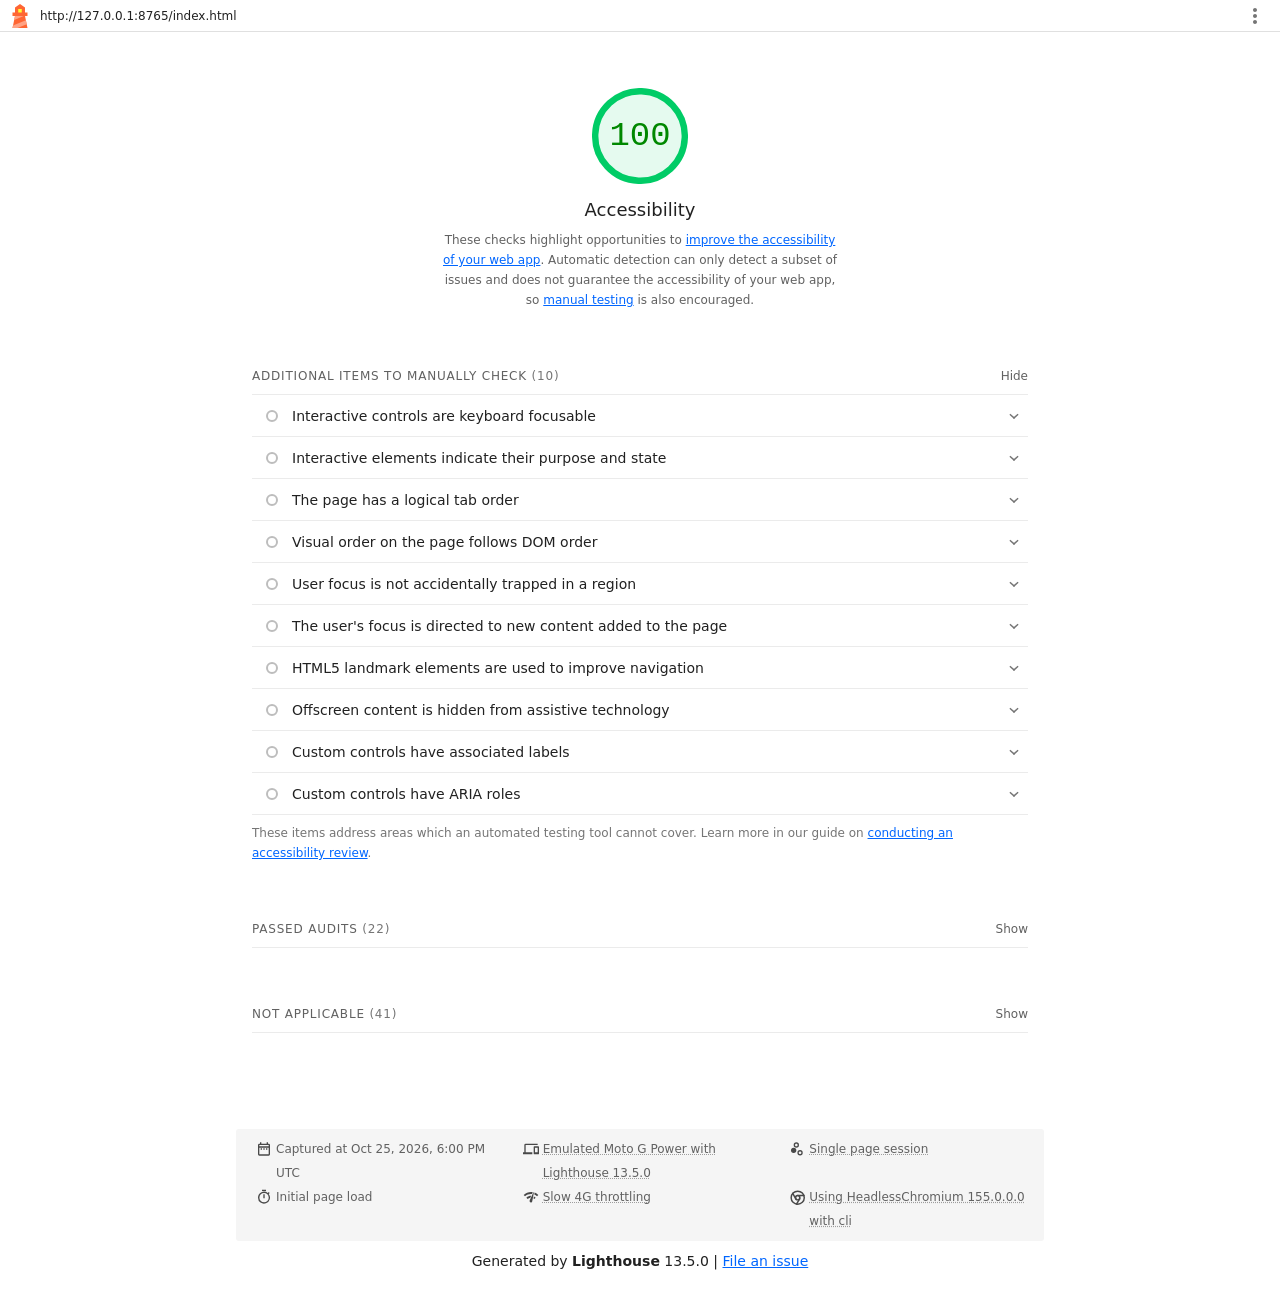
<file: lighthouse/index-accessibility.html>
<!--
@license
Copyright 2018 Google LLC
SPDX-License-Identifier: Apache-2.0
-->
<!doctype html>
<html lang="en">
<head>
  <meta charset="utf-8">
  <meta name="viewport" content="width=device-width, initial-scale=1, minimum-scale=1">
  <link rel="icon" href='data:image/svg+xml;utf8,<svg fill="none" xmlns="http://www.w3.org/2000/svg" viewBox="0 0 48 48"><path d="m14 7 10-7 10 7v10h5v7h-5l5 24H9l5-24H9v-7h5V7Z" fill="%23F63"/><path d="M31.561 24H14l-1.689 8.105L31.561 24ZM18.983 48H9l1.022-4.907L35.723 32.27l1.663 7.98L18.983 48Z" fill="%23FFA385"/><path fill="%23FF3" d="M20.5 10h7v7h-7z"/></svg>'>
  <title>Lighthouse Report</title>
  <style>body {margin: 0}</style>
</head>
<body>
  <noscript>Lighthouse report requires JavaScript. Please enable.</noscript>

  <div id="lh-log"></div>

  <script>window.__LIGHTHOUSE_JSON__ = {"lighthouseVersion":"13.5.0","requestedUrl":"http://127.0.0.1:8765/index.html","mainDocumentUrl":"http://127.0.0.1:8765/index.html","finalDisplayedUrl":"http://127.0.0.1:8765/index.html","finalUrl":"http://127.0.0.1:8765/index.html","fetchTime":"2026-10-25T18:00:26.391Z","gatherMode":"navigation","runWarnings":[],"userAgent":"Mozilla/5.0 (Macintosh; Intel Mac OS X 10_15_7) AppleWebKit/537.36 (KHTML, like Gecko) HeadlessChrome/155.0.0.0 Safari/537.36","environment":{"networkUserAgent":"Mozilla/5.0 (Linux; Android 11; moto g power (2022)) AppleWebKit/537.36 (KHTML, like Gecko) Chrome/155.0.0.0 Mobile Safari/537.36","hostUserAgent":"Mozilla/5.0 (Macintosh; Intel Mac OS X 10_15_7) AppleWebKit/537.36 (KHTML, like Gecko) HeadlessChrome/155.0.0.0 Safari/537.36","benchmarkIndex":4638,"credits":{"axe-core":"4.14.0"}},"audits":{"accesskeys":{"id":"accesskeys","title":"`[accesskey]` values are unique","description":"Access keys let users quickly focus a part of the page. For proper navigation, each access key must be unique. [Learn more about access keys](https://dequeuniversity.com/rules/axe/4.13/accesskeys).","score":null,"scoreDisplayMode":"notApplicable"},"aria-allowed-attr":{"id":"aria-allowed-attr","title":"`[aria-*]` attributes match their roles","description":"Each ARIA `role` supports a specific subset of `aria-*` attributes. Mismatching these invalidates the `aria-*` attributes. [Learn how to match ARIA attributes to their roles](https://dequeuniversity.com/rules/axe/4.13/aria-allowed-attr).","score":1,"scoreDisplayMode":"binary","details":{"type":"table","headings":[{"key":"node","valueType":"node","subItemsHeading":{"key":"relatedNode","valueType":"node"},"label":"Failing Elements"}],"items":[]}},"aria-allowed-role":{"id":"aria-allowed-role","title":"Uses ARIA roles only on compatible elements","description":"Many HTML elements can only be assigned certain ARIA roles. Using ARIA roles where they are not allowed can interfere with the accessibility of the web page. [Learn more about ARIA roles](https://dequeuniversity.com/rules/axe/4.13/aria-allowed-role).","score":null,"scoreDisplayMode":"notApplicable"},"aria-command-name":{"id":"aria-command-name","title":"`button`, `link`, and `menuitem` elements have accessible names","description":"When an element doesn't have an accessible name, screen readers announce it with a generic name, making it unusable for users who rely on screen readers. [Learn how to make command elements more accessible](https://dequeuniversity.com/rules/axe/4.13/aria-command-name).","score":null,"scoreDisplayMode":"notApplicable"},"aria-conditional-attr":{"id":"aria-conditional-attr","title":"ARIA attributes are used as specified for the element's role","description":"Some ARIA attributes are only allowed on an element under certain conditions. [Learn more about conditional ARIA attributes](https://dequeuniversity.com/rules/axe/4.13/aria-conditional-attr).","score":1,"scoreDisplayMode":"binary","details":{"type":"table","headings":[{"key":"node","valueType":"node","subItemsHeading":{"key":"relatedNode","valueType":"node"},"label":"Failing Elements"}],"items":[]}},"aria-deprecated-role":{"id":"aria-deprecated-role","title":"Deprecated ARIA roles were not used","description":"Deprecated ARIA roles may not be processed correctly by assistive technology. [Learn more about deprecated ARIA roles](https://dequeuniversity.com/rules/axe/4.13/aria-deprecated-role).","score":null,"scoreDisplayMode":"notApplicable"},"aria-dialog-name":{"id":"aria-dialog-name","title":"Elements with `role=\"dialog\"` or `role=\"alertdialog\"` have accessible names.","description":"ARIA dialog elements without accessible names may prevent screen readers users from discerning the purpose of these elements. [Learn how to make ARIA dialog elements more accessible](https://dequeuniversity.com/rules/axe/4.13/aria-dialog-name).","score":null,"scoreDisplayMode":"notApplicable"},"aria-hidden-body":{"id":"aria-hidden-body","title":"`[aria-hidden=\"true\"]` is not present on the document `\u003cbody>`","description":"Assistive technologies, like screen readers, work inconsistently when `aria-hidden=\"true\"` is set on the document `\u003cbody>`. [Learn how `aria-hidden` affects the document body](https://dequeuniversity.com/rules/axe/4.13/aria-hidden-body).","score":1,"scoreDisplayMode":"binary","details":{"type":"table","headings":[{"key":"node","valueType":"node","subItemsHeading":{"key":"relatedNode","valueType":"node"},"label":"Failing Elements"}],"items":[]}},"aria-hidden-focus":{"id":"aria-hidden-focus","title":"`[aria-hidden=\"true\"]` elements do not contain focusable descendents","description":"Focusable descendents within an `[aria-hidden=\"true\"]` element prevent those interactive elements from being available to users of assistive technologies like screen readers. [Learn how `aria-hidden` affects focusable elements](https://dequeuniversity.com/rules/axe/4.13/aria-hidden-focus).","score":1,"scoreDisplayMode":"binary","details":{"type":"table","headings":[{"key":"node","valueType":"node","subItemsHeading":{"key":"relatedNode","valueType":"node"},"label":"Failing Elements"}],"items":[]}},"aria-input-field-name":{"id":"aria-input-field-name","title":"ARIA input fields have accessible names","description":"When an input field doesn't have an accessible name, screen readers announce it with a generic name, making it unusable for users who rely on screen readers. [Learn more about input field labels](https://dequeuniversity.com/rules/axe/4.13/aria-input-field-name).","score":null,"scoreDisplayMode":"notApplicable"},"aria-meter-name":{"id":"aria-meter-name","title":"ARIA `meter` elements have accessible names","description":"When a meter element doesn't have an accessible name, screen readers announce it with a generic name, making it unusable for users who rely on screen readers. [Learn how to name `meter` elements](https://dequeuniversity.com/rules/axe/4.13/aria-meter-name).","score":null,"scoreDisplayMode":"notApplicable"},"aria-progressbar-name":{"id":"aria-progressbar-name","title":"ARIA `progressbar` elements have accessible names","description":"When a `progressbar` element doesn't have an accessible name, screen readers announce it with a generic name, making it unusable for users who rely on screen readers. [Learn how to label `progressbar` elements](https://dequeuniversity.com/rules/axe/4.13/aria-progressbar-name).","score":null,"scoreDisplayMode":"notApplicable"},"aria-prohibited-attr":{"id":"aria-prohibited-attr","title":"Elements use only permitted ARIA attributes","description":"Using ARIA attributes in roles where they are prohibited can mean that important information is not communicated to users of assistive technologies. [Learn more about prohibited ARIA roles](https://dequeuniversity.com/rules/axe/4.13/aria-prohibited-attr).","score":1,"scoreDisplayMode":"binary","details":{"type":"table","headings":[{"key":"node","valueType":"node","subItemsHeading":{"key":"relatedNode","valueType":"node"},"label":"Failing Elements"}],"items":[]}},"aria-required-attr":{"id":"aria-required-attr","title":"`[role]`s have all required `[aria-*]` attributes","description":"Some ARIA roles have required attributes that describe the state of the element to screen readers. [Learn more about roles and required attributes](https://dequeuniversity.com/rules/axe/4.13/aria-required-attr).","score":null,"scoreDisplayMode":"notApplicable"},"aria-required-children":{"id":"aria-required-children","title":"Elements with an ARIA `[role]` that require children to contain a specific `[role]` have all required children.","description":"Some ARIA parent roles must contain specific child roles to perform their intended accessibility functions. [Learn more about roles and required children elements](https://dequeuniversity.com/rules/axe/4.13/aria-required-children).","score":null,"scoreDisplayMode":"notApplicable"},"aria-required-parent":{"id":"aria-required-parent","title":"`[role]`s are contained by their required parent element","description":"Some ARIA child roles must be contained by specific parent roles to properly perform their intended accessibility functions. [Learn more about ARIA roles and required parent element](https://dequeuniversity.com/rules/axe/4.13/aria-required-parent).","score":null,"scoreDisplayMode":"notApplicable"},"aria-roles":{"id":"aria-roles","title":"`[role]` values are valid","description":"ARIA roles must have valid values in order to perform their intended accessibility functions. [Learn more about valid ARIA roles](https://dequeuniversity.com/rules/axe/4.13/aria-roles).","score":null,"scoreDisplayMode":"notApplicable"},"aria-text":{"id":"aria-text","title":"Elements with the `role=text` attribute do not have focusable descendents.","description":"Adding `role=text` around a text node split by markup enables VoiceOver to treat it as one phrase, but the element's focusable descendents will not be announced. [Learn more about the `role=text` attribute](https://dequeuniversity.com/rules/axe/4.13/aria-text).","score":null,"scoreDisplayMode":"notApplicable"},"aria-toggle-field-name":{"id":"aria-toggle-field-name","title":"ARIA toggle fields have accessible names","description":"When a toggle field doesn't have an accessible name, screen readers announce it with a generic name, making it unusable for users who rely on screen readers. [Learn more about toggle fields](https://dequeuniversity.com/rules/axe/4.13/aria-toggle-field-name).","score":null,"scoreDisplayMode":"notApplicable"},"aria-tooltip-name":{"id":"aria-tooltip-name","title":"ARIA `tooltip` elements have accessible names","description":"When a tooltip element doesn't have an accessible name, screen readers announce it with a generic name, making it unusable for users who rely on screen readers. [Learn how to name `tooltip` elements](https://dequeuniversity.com/rules/axe/4.13/aria-tooltip-name).","score":null,"scoreDisplayMode":"notApplicable"},"aria-treeitem-name":{"id":"aria-treeitem-name","title":"ARIA `treeitem` elements have accessible names","description":"When a `treeitem` element doesn't have an accessible name, screen readers announce it with a generic name, making it unusable for users who rely on screen readers. [Learn more about labeling `treeitem` elements](https://dequeuniversity.com/rules/axe/4.13/aria-treeitem-name).","score":null,"scoreDisplayMode":"notApplicable"},"aria-valid-attr-value":{"id":"aria-valid-attr-value","title":"`[aria-*]` attributes have valid values","description":"Assistive technologies, like screen readers, can't interpret ARIA attributes with invalid values. [Learn more about valid values for ARIA attributes](https://dequeuniversity.com/rules/axe/4.13/aria-valid-attr-value).","score":1,"scoreDisplayMode":"binary","details":{"type":"table","headings":[{"key":"node","valueType":"node","subItemsHeading":{"key":"relatedNode","valueType":"node"},"label":"Failing Elements"}],"items":[]}},"aria-valid-attr":{"id":"aria-valid-attr","title":"`[aria-*]` attributes are valid and not misspelled","description":"Assistive technologies, like screen readers, can't interpret ARIA attributes with invalid names. [Learn more about valid ARIA attributes](https://dequeuniversity.com/rules/axe/4.13/aria-valid-attr).","score":1,"scoreDisplayMode":"binary","details":{"type":"table","headings":[{"key":"node","valueType":"node","subItemsHeading":{"key":"relatedNode","valueType":"node"},"label":"Failing Elements"}],"items":[]}},"button-name":{"id":"button-name","title":"Buttons have an accessible name","description":"When a button doesn't have an accessible name, screen readers announce it as \"button\", making it unusable for users who rely on screen readers. [Learn how to make buttons more accessible](https://dequeuniversity.com/rules/axe/4.13/button-name).","score":1,"scoreDisplayMode":"binary","details":{"type":"table","headings":[{"key":"node","valueType":"node","subItemsHeading":{"key":"relatedNode","valueType":"node"},"label":"Failing Elements"}],"items":[]}},"bypass":{"id":"bypass","title":"The page contains a heading, skip link, or landmark region","description":"Adding ways to bypass repetitive content lets keyboard users navigate the page more efficiently. [Learn more about bypass blocks](https://dequeuniversity.com/rules/axe/4.13/bypass).","score":null,"scoreDisplayMode":"notApplicable"},"color-contrast":{"id":"color-contrast","title":"Background and foreground colors have a sufficient contrast ratio","description":"Low-contrast text is difficult or impossible for many users to read. [Learn how to provide sufficient color contrast](https://dequeuniversity.com/rules/axe/4.13/color-contrast).","score":1,"scoreDisplayMode":"binary","details":{"type":"table","headings":[{"key":"node","valueType":"node","subItemsHeading":{"key":"relatedNode","valueType":"node"},"label":"Failing Elements"}],"items":[]}},"definition-list":{"id":"definition-list","title":"`\u003cdl>`'s contain only properly-ordered `\u003cdt>` and `\u003cdd>` groups, `\u003cscript>`, `\u003ctemplate>` or `\u003cdiv>` elements.","description":"When definition lists are not properly marked up, screen readers may produce confusing or inaccurate output. [Learn how to structure definition lists correctly](https://dequeuniversity.com/rules/axe/4.13/definition-list).","score":null,"scoreDisplayMode":"notApplicable"},"dlitem":{"id":"dlitem","title":"Definition list items are wrapped in `\u003cdl>` elements","description":"Definition list items (`\u003cdt>` and `\u003cdd>`) must be wrapped in a parent `\u003cdl>` element to ensure that screen readers can properly announce them. [Learn how to structure definition lists correctly](https://dequeuniversity.com/rules/axe/4.13/dlitem).","score":null,"scoreDisplayMode":"notApplicable"},"document-title":{"id":"document-title","title":"Document has a `\u003ctitle>` element","description":"The title gives screen reader users an overview of the page, and search engine users rely on it heavily to determine if a page is relevant to their search. [Learn more about document titles](https://dequeuniversity.com/rules/axe/4.13/document-title).","score":1,"scoreDisplayMode":"binary","details":{"type":"table","headings":[{"key":"node","valueType":"node","subItemsHeading":{"key":"relatedNode","valueType":"node"},"label":"Failing Elements"}],"items":[]}},"duplicate-id-aria":{"id":"duplicate-id-aria","title":"ARIA IDs are unique","description":"The value of an ARIA ID must be unique to prevent other instances from being overlooked by assistive technologies. [Learn how to fix duplicate ARIA IDs](https://dequeuniversity.com/rules/axe/4.13/duplicate-id-aria).","score":null,"scoreDisplayMode":"notApplicable"},"empty-heading":{"id":"empty-heading","title":"All heading elements contain content.","description":"A heading with no content or inaccessible text prevent screen reader users from accessing information on the page's structure. [Learn more about headings](https://dequeuniversity.com/rules/axe/4.13/empty-heading).","score":null,"scoreDisplayMode":"notApplicable"},"form-field-multiple-labels":{"id":"form-field-multiple-labels","title":"No form fields have multiple labels","description":"Form fields with multiple labels can be confusingly announced by assistive technologies like screen readers which use either the first, the last, or all of the labels. [Learn how to use form labels](https://dequeuniversity.com/rules/axe/4.13/form-field-multiple-labels).","score":null,"scoreDisplayMode":"notApplicable"},"frame-title":{"id":"frame-title","title":"`\u003cframe>` or `\u003ciframe>` elements have a title","description":"Screen reader users rely on frame titles to describe the contents of frames. [Learn more about frame titles](https://dequeuniversity.com/rules/axe/4.13/frame-title).","score":null,"scoreDisplayMode":"notApplicable"},"heading-order":{"id":"heading-order","title":"Heading elements appear in a sequentially-descending order","description":"Properly ordered headings that do not skip levels convey the semantic structure of the page, making it easier to navigate and understand when using assistive technologies. [Learn more about heading order](https://dequeuniversity.com/rules/axe/4.13/heading-order).","score":1,"scoreDisplayMode":"binary","details":{"type":"table","headings":[{"key":"node","valueType":"node","subItemsHeading":{"key":"relatedNode","valueType":"node"},"label":"Failing Elements"}],"items":[]}},"html-has-lang":{"id":"html-has-lang","title":"`\u003chtml>` element has a `[lang]` attribute","description":"If a page doesn't specify a `lang` attribute, a screen reader assumes that the page is in the default language that the user chose when setting up the screen reader. If the page isn't actually in the default language, then the screen reader might not announce the page's text correctly. [Learn more about the `lang` attribute](https://dequeuniversity.com/rules/axe/4.13/html-has-lang).","score":1,"scoreDisplayMode":"binary","details":{"type":"table","headings":[{"key":"node","valueType":"node","subItemsHeading":{"key":"relatedNode","valueType":"node"},"label":"Failing Elements"}],"items":[]}},"html-lang-valid":{"id":"html-lang-valid","title":"`\u003chtml>` element has a valid value for its `[lang]` attribute","description":"Specifying a valid [BCP 47 language](https://www.w3.org/International/questions/qa-choosing-language-tags#question) helps screen readers announce text properly. [Learn how to use the `lang` attribute](https://dequeuniversity.com/rules/axe/4.13/html-lang-valid).","score":1,"scoreDisplayMode":"binary","details":{"type":"table","headings":[{"key":"node","valueType":"node","subItemsHeading":{"key":"relatedNode","valueType":"node"},"label":"Failing Elements"}],"items":[]}},"html-xml-lang-mismatch":{"id":"html-xml-lang-mismatch","title":"`\u003chtml>` element has an `[xml:lang]` attribute with the same base language as the `[lang]` attribute.","description":"If the webpage does not specify a consistent language, then the screen reader might not announce the page's text correctly. [Learn more about the `lang` attribute](https://dequeuniversity.com/rules/axe/4.13/html-xml-lang-mismatch).","score":null,"scoreDisplayMode":"notApplicable"},"identical-links-same-purpose":{"id":"identical-links-same-purpose","title":"Identical links have the same purpose.","description":"Links with the same destination should have the same description, to help users understand the link's purpose and decide whether to follow it. [Learn more about identical links](https://dequeuniversity.com/rules/axe/4.13/identical-links-same-purpose).","score":null,"scoreDisplayMode":"notApplicable"},"image-alt":{"id":"image-alt","title":"Image elements have `[alt]` attributes","description":"Informative elements should aim for short, descriptive alternate text. Decorative elements can be ignored with an empty alt attribute. [Learn more about the `alt` attribute](https://dequeuniversity.com/rules/axe/4.13/image-alt).","score":1,"scoreDisplayMode":"binary","details":{"type":"table","headings":[{"key":"node","valueType":"node","subItemsHeading":{"key":"relatedNode","valueType":"node"},"label":"Failing Elements"}],"items":[]}},"image-redundant-alt":{"id":"image-redundant-alt","title":"Image elements do not have `[alt]` attributes that are redundant text.","description":"Informative elements should aim for short, descriptive alternative text. Alternative text that is exactly the same as the text adjacent to the link or image is potentially confusing for screen reader users, because the text will be read twice. [Learn more about the `alt` attribute](https://dequeuniversity.com/rules/axe/4.13/image-redundant-alt).","score":null,"scoreDisplayMode":"notApplicable"},"input-button-name":{"id":"input-button-name","title":"Input buttons have discernible text.","description":"Adding discernable and accessible text to input buttons may help screen reader users understand the purpose of the input button. [Learn more about input buttons](https://dequeuniversity.com/rules/axe/4.13/input-button-name).","score":null,"scoreDisplayMode":"notApplicable"},"input-image-alt":{"id":"input-image-alt","title":"`\u003cinput type=\"image\">` elements have `[alt]` text","description":"When an image is being used as an `\u003cinput>` button, providing alternative text can help screen reader users understand the purpose of the button. [Learn about input image alt text](https://dequeuniversity.com/rules/axe/4.13/input-image-alt).","score":null,"scoreDisplayMode":"notApplicable"},"label-content-name-mismatch":{"id":"label-content-name-mismatch","title":"Elements with visible text labels have matching accessible names.","description":"Visible text labels that do not match the accessible name can result in a confusing experience for screen reader users. [Learn more about accessible names](https://dequeuniversity.com/rules/axe/4.13/label-content-name-mismatch).","score":null,"scoreDisplayMode":"notApplicable"},"label":{"id":"label","title":"Form elements have associated labels","description":"Labels ensure that form controls are announced properly by assistive technologies, like screen readers. [Learn more about form element labels](https://dequeuniversity.com/rules/axe/4.13/label).","score":null,"scoreDisplayMode":"notApplicable"},"landmark-one-main":{"id":"landmark-one-main","title":"Document has a main landmark.","description":"One main landmark helps screen reader users navigate a web page. [Learn more about landmarks](https://dequeuniversity.com/rules/axe/4.13/landmark-one-main).","score":1,"scoreDisplayMode":"binary","details":{"type":"table","headings":[{"key":"node","valueType":"node","subItemsHeading":{"key":"relatedNode","valueType":"node"},"label":"Failing Elements"}],"items":[]}},"link-name":{"id":"link-name","title":"Links have a discernible name","description":"Link text (and alternate text for images, when used as links) that is discernible, unique, and focusable improves the navigation experience for screen reader users. [Learn how to make links accessible](https://dequeuniversity.com/rules/axe/4.13/link-name).","score":1,"scoreDisplayMode":"binary","details":{"type":"table","headings":[{"key":"node","valueType":"node","subItemsHeading":{"key":"relatedNode","valueType":"node"},"label":"Failing Elements"}],"items":[]}},"link-in-text-block":{"id":"link-in-text-block","title":"Links are distinguishable without relying on color.","description":"Low-contrast text is difficult or impossible for many users to read. Link text that is discernible improves the experience for users with low vision. [Learn how to make links distinguishable](https://dequeuniversity.com/rules/axe/4.13/link-in-text-block).","score":1,"scoreDisplayMode":"binary","details":{"type":"table","headings":[{"key":"node","valueType":"node","subItemsHeading":{"key":"relatedNode","valueType":"node"},"label":"Failing Elements"}],"items":[]}},"list":{"id":"list","title":"Lists contain only `\u003cli>` elements and script supporting elements (`\u003cscript>` and `\u003ctemplate>`).","description":"Screen readers have a specific way of announcing lists. Ensuring proper list structure aids screen reader output. [Learn more about proper list structure](https://dequeuniversity.com/rules/axe/4.13/list).","score":1,"scoreDisplayMode":"binary","details":{"type":"table","headings":[{"key":"node","valueType":"node","subItemsHeading":{"key":"relatedNode","valueType":"node"},"label":"Failing Elements"}],"items":[]}},"listitem":{"id":"listitem","title":"List items (`\u003cli>`) are contained within `\u003cul>`, `\u003col>` or `\u003cmenu>` parent elements","description":"Screen readers require list items (`\u003cli>`) to be contained within a parent `\u003cul>`, `\u003col>` or `\u003cmenu>` to be announced properly. [Learn more about proper list structure](https://dequeuniversity.com/rules/axe/4.13/listitem).","score":1,"scoreDisplayMode":"binary","details":{"type":"table","headings":[{"key":"node","valueType":"node","subItemsHeading":{"key":"relatedNode","valueType":"node"},"label":"Failing Elements"}],"items":[]}},"meta-refresh":{"id":"meta-refresh","title":"The document does not use `\u003cmeta http-equiv=\"refresh\">`","description":"Users do not expect a page to refresh automatically, and doing so will move focus back to the top of the page. This may create a frustrating or confusing experience. [Learn more about the refresh meta tag](https://dequeuniversity.com/rules/axe/4.13/meta-refresh).","score":null,"scoreDisplayMode":"notApplicable"},"meta-viewport":{"id":"meta-viewport","title":"`[user-scalable=\"no\"]` is not used in the `\u003cmeta name=\"viewport\">` element and the `[maximum-scale]` attribute is not less than 5.","description":"Disabling zooming is problematic for users with low vision who rely on screen magnification to properly see the contents of a web page. [Learn more about the viewport meta tag](https://dequeuniversity.com/rules/axe/4.13/meta-viewport).","score":1,"scoreDisplayMode":"binary","details":{"type":"table","headings":[{"key":"node","valueType":"node","subItemsHeading":{"key":"relatedNode","valueType":"node"},"label":"Failing Elements"}],"items":[]}},"object-alt":{"id":"object-alt","title":"`\u003cobject>` elements have alternate text","description":"Screen readers cannot translate non-text content. Adding alternate text to `\u003cobject>` elements helps screen readers convey meaning to users. [Learn more about alt text for `object` elements](https://dequeuniversity.com/rules/axe/4.13/object-alt).","score":null,"scoreDisplayMode":"notApplicable"},"select-name":{"id":"select-name","title":"Select elements have associated label elements.","description":"Form elements without effective labels can create frustrating experiences for screen reader users. [Learn more about the `select` element](https://dequeuniversity.com/rules/axe/4.13/select-name).","score":null,"scoreDisplayMode":"notApplicable"},"skip-link":{"id":"skip-link","title":"Skip links are focusable.","description":"Including a skip link can help users skip to the main content to save time. [Learn more about skip links](https://dequeuniversity.com/rules/axe/4.13/skip-link).","score":1,"scoreDisplayMode":"binary","details":{"type":"table","headings":[{"key":"node","valueType":"node","subItemsHeading":{"key":"relatedNode","valueType":"node"},"label":"Failing Elements"}],"items":[]}},"tabindex":{"id":"tabindex","title":"No element has a `[tabindex]` value greater than 0","description":"A value greater than 0 implies an explicit navigation ordering. Although technically valid, this often creates frustrating experiences for users who rely on assistive technologies. [Learn more about the `tabindex` attribute](https://dequeuniversity.com/rules/axe/4.13/tabindex).","score":null,"scoreDisplayMode":"notApplicable"},"table-duplicate-name":{"id":"table-duplicate-name","title":"Tables have different content in the summary attribute and `\u003ccaption>`.","description":"The summary attribute should describe the table structure, while `\u003ccaption>` should have the onscreen title. Accurate table mark-up helps users of screen readers. [Learn more about summary and caption](https://dequeuniversity.com/rules/axe/4.13/table-duplicate-name).","score":null,"scoreDisplayMode":"notApplicable"},"table-fake-caption":{"id":"table-fake-caption","title":"Tables use `\u003ccaption>` instead of cells with the `[colspan]` attribute to indicate a caption.","description":"Screen readers have features to make navigating tables easier. Ensuring that tables use the actual caption element instead of cells with the `[colspan]` attribute may improve the experience for screen reader users. [Learn more about captions](https://dequeuniversity.com/rules/axe/4.13/table-fake-caption).","score":null,"scoreDisplayMode":"notApplicable"},"target-size":{"id":"target-size","title":"Touch targets have sufficient size and spacing.","description":"Touch targets with sufficient size and spacing help users who may have difficulty targeting small controls to activate the targets. [Learn more about touch targets](https://dequeuniversity.com/rules/axe/4.13/target-size).","score":1,"scoreDisplayMode":"binary","details":{"type":"table","headings":[{"key":"node","valueType":"node","subItemsHeading":{"key":"relatedNode","valueType":"node"},"label":"Failing Elements"}],"items":[]}},"td-has-header":{"id":"td-has-header","title":"`\u003ctd>` elements in a large `\u003ctable>` have one or more table headers.","description":"Screen readers have features to make navigating tables easier. Ensuring that `\u003ctd>` elements in a large table (3 or more cells in width and height) have an associated table header may improve the experience for screen reader users. [Learn more about table headers](https://dequeuniversity.com/rules/axe/4.13/td-has-header).","score":null,"scoreDisplayMode":"notApplicable"},"td-headers-attr":{"id":"td-headers-attr","title":"Cells in a `\u003ctable>` element that use the `[headers]` attribute refer to table cells within the same table.","description":"Screen readers have features to make navigating tables easier. Ensuring `\u003ctd>` cells using the `[headers]` attribute only refer to other cells in the same table may improve the experience for screen reader users. [Learn more about the `headers` attribute](https://dequeuniversity.com/rules/axe/4.13/td-headers-attr).","score":null,"scoreDisplayMode":"notApplicable"},"th-has-data-cells":{"id":"th-has-data-cells","title":"`\u003cth>` elements and elements with `[role=\"columnheader\"/\"rowheader\"]` have data cells they describe.","description":"Screen readers have features to make navigating tables easier. Ensuring table headers always refer to some set of cells may improve the experience for screen reader users. [Learn more about table headers](https://dequeuniversity.com/rules/axe/4.13/th-has-data-cells).","score":null,"scoreDisplayMode":"notApplicable"},"valid-lang":{"id":"valid-lang","title":"`[lang]` attributes have a valid value","description":"Specifying a valid [BCP 47 language](https://www.w3.org/International/questions/qa-choosing-language-tags#question) on elements helps ensure that text is pronounced correctly by a screen reader. [Learn how to use the `lang` attribute](https://dequeuniversity.com/rules/axe/4.13/valid-lang).","score":null,"scoreDisplayMode":"notApplicable"},"video-caption":{"id":"video-caption","title":"`\u003cvideo>` elements contain a `\u003ctrack>` element with `[kind=\"captions\"]`","description":"When a video provides a caption it is easier for deaf and hearing impaired users to access its information. [Learn more about video captions](https://dequeuniversity.com/rules/axe/4.13/video-caption).","score":null,"scoreDisplayMode":"notApplicable"},"custom-controls-labels":{"id":"custom-controls-labels","title":"Custom controls have associated labels","description":"Custom interactive controls have associated labels, provided by aria-label or aria-labelledby. [Learn more about custom controls and labels](https://developer.chrome.com/docs/lighthouse/accessibility/custom-controls-labels/).","score":null,"scoreDisplayMode":"manual"},"custom-controls-roles":{"id":"custom-controls-roles","title":"Custom controls have ARIA roles","description":"Custom interactive controls have appropriate ARIA roles. [Learn how to add roles to custom controls](https://developer.chrome.com/docs/lighthouse/accessibility/custom-control-roles/).","score":null,"scoreDisplayMode":"manual"},"focus-traps":{"id":"focus-traps","title":"User focus is not accidentally trapped in a region","description":"A user can tab into and out of any control or region without accidentally trapping their focus. [Learn how to avoid focus traps](https://developer.chrome.com/docs/lighthouse/accessibility/focus-traps/).","score":null,"scoreDisplayMode":"manual"},"focusable-controls":{"id":"focusable-controls","title":"Interactive controls are keyboard focusable","description":"Custom interactive controls are keyboard focusable and display a focus indicator. [Learn how to make custom controls focusable](https://developer.chrome.com/docs/lighthouse/accessibility/focusable-controls/).","score":null,"scoreDisplayMode":"manual"},"interactive-element-affordance":{"id":"interactive-element-affordance","title":"Interactive elements indicate their purpose and state","description":"Interactive elements, such as links and buttons, should indicate their state and be distinguishable from non-interactive elements. [Learn how to decorate interactive elements with affordance hints](https://developer.chrome.com/docs/lighthouse/accessibility/interactive-element-affordance/).","score":null,"scoreDisplayMode":"manual"},"logical-tab-order":{"id":"logical-tab-order","title":"The page has a logical tab order","description":"Tabbing through the page follows the visual layout. Users cannot focus elements that are offscreen. [Learn more about logical tab ordering](https://developer.chrome.com/docs/lighthouse/accessibility/logical-tab-order/).","score":null,"scoreDisplayMode":"manual"},"managed-focus":{"id":"managed-focus","title":"The user's focus is directed to new content added to the page","description":"If new content, such as a dialog, is added to the page, the user's focus is directed to it. [Learn how to direct focus to new content](https://developer.chrome.com/docs/lighthouse/accessibility/managed-focus/).","score":null,"scoreDisplayMode":"manual"},"offscreen-content-hidden":{"id":"offscreen-content-hidden","title":"Offscreen content is hidden from assistive technology","description":"Offscreen content is hidden with display: none or aria-hidden=true. [Learn how to properly hide offscreen content](https://developer.chrome.com/docs/lighthouse/accessibility/offscreen-content-hidden/).","score":null,"scoreDisplayMode":"manual"},"use-landmarks":{"id":"use-landmarks","title":"HTML5 landmark elements are used to improve navigation","description":"Landmark elements (`\u003cmain>`, `\u003cnav>`, etc.) are used to improve the keyboard navigation of the page for assistive technology. [Learn more about landmark elements](https://developer.chrome.com/docs/lighthouse/accessibility/use-landmarks/).","score":null,"scoreDisplayMode":"manual"},"visual-order-follows-dom":{"id":"visual-order-follows-dom","title":"Visual order on the page follows DOM order","description":"DOM order matches the visual order, improving navigation for assistive technology. [Learn more about DOM and visual ordering](https://developer.chrome.com/docs/lighthouse/accessibility/visual-order-follows-dom/).","score":null,"scoreDisplayMode":"manual"},"autocomplete-valid":{"id":"autocomplete-valid","title":"`autocomplete` attributes are used correctly","description":"The `autocomplete` attribute values must be valid and correctly applied for screen readers to function correctly. [Learn more about valid autocomplete values](https://dequeuniversity.com/rules/axe/4.13/autocomplete-valid).","score":null,"scoreDisplayMode":"notApplicable"},"presentation-role-conflict":{"id":"presentation-role-conflict","title":"Elements with `role=\"none\"` or `role=\"presentation\"` do not have conflicts","description":"There are certain cases where the semantic role of an element with `role=\"none\"` or `role=\"presentation\"` does not resolve to none or presentation. To ensure the element remains removed from the accessibility tree, you should not add any global ARIA attributes to the element or make it focusable. [Learn more about presentation role conflict](https://dequeuniversity.com/rules/axe/4.13/presentation-role-conflict).","score":null,"scoreDisplayMode":"notApplicable"},"svg-img-alt":{"id":"svg-img-alt","title":"SVG elements with an `img` role have an accessible text alternative","description":"Ensures SVG elements with an `img`, `graphics-document` or `graphics-symbol` role have an accessible text alternative. [Learn more about SVG alt text](https://dequeuniversity.com/rules/axe/4.13/svg-img-alt).","score":null,"scoreDisplayMode":"notApplicable"}},"configSettings":{"output":["json","html"],"maxWaitForFcp":30000,"maxWaitForLoad":45000,"pauseAfterFcpMs":1000,"pauseAfterLoadMs":1000,"networkQuietThresholdMs":1000,"cpuQuietThresholdMs":1000,"formFactor":"mobile","throttling":{"rttMs":150,"throughputKbps":1638.4,"requestLatencyMs":562.5,"downloadThroughputKbps":1474.5600000000002,"uploadThroughputKbps":675,"cpuSlowdownMultiplier":4},"throttlingMethod":"simulate","screenEmulation":{"mobile":true,"width":412,"height":823,"deviceScaleFactor":1.75,"disabled":false},"emulatedUserAgent":"Mozilla/5.0 (Linux; Android 11; moto g power (2022)) AppleWebKit/537.36 (KHTML, like Gecko) Chrome/136.0.0.0 Mobile Safari/537.36","auditMode":false,"gatherMode":false,"clearStorageTypes":["file_systems","shader_cache","service_workers","cache_storage"],"disableStorageReset":false,"debugNavigation":false,"channel":"cli","usePassiveGathering":false,"disableFullPageScreenshot":false,"skipAboutBlank":false,"blankPage":"about:blank","ignoreStatusCode":false,"locale":"en-US","blockedUrlPatterns":null,"additionalTraceCategories":null,"extraHeaders":null,"precomputedLanternData":null,"onlyAudits":null,"onlyCategories":["accessibility"],"skipAudits":null},"categories":{"accessibility":{"title":"Accessibility","description":"These checks highlight opportunities to [improve the accessibility of your web app](https://developer.chrome.com/docs/lighthouse/accessibility/). Automatic detection can only detect a subset of issues and does not guarantee the accessibility of your web app, so [manual testing](https://web.dev/articles/how-to-review) is also encouraged.","manualDescription":"These items address areas which an automated testing tool cannot cover. Learn more in our guide on [conducting an accessibility review](https://web.dev/articles/how-to-review).","supportedModes":["navigation","snapshot"],"auditRefs":[{"id":"accesskeys","weight":0,"group":"a11y-navigation"},{"id":"aria-allowed-attr","weight":10,"group":"a11y-aria"},{"id":"aria-command-name","weight":0,"group":"a11y-aria"},{"id":"aria-conditional-attr","weight":7,"group":"a11y-aria"},{"id":"aria-deprecated-role","weight":0,"group":"a11y-aria"},{"id":"aria-dialog-name","weight":0,"group":"a11y-aria"},{"id":"aria-hidden-body","weight":10,"group":"a11y-aria"},{"id":"aria-hidden-focus","weight":7,"group":"a11y-aria"},{"id":"aria-input-field-name","weight":0,"group":"a11y-aria"},{"id":"aria-meter-name","weight":0,"group":"a11y-aria"},{"id":"aria-progressbar-name","weight":0,"group":"a11y-aria"},{"id":"aria-prohibited-attr","weight":7,"group":"a11y-aria"},{"id":"aria-required-attr","weight":0,"group":"a11y-aria"},{"id":"aria-required-children","weight":0,"group":"a11y-aria"},{"id":"aria-required-parent","weight":0,"group":"a11y-aria"},{"id":"aria-roles","weight":0,"group":"a11y-aria"},{"id":"aria-text","weight":0,"group":"a11y-aria"},{"id":"aria-toggle-field-name","weight":0,"group":"a11y-aria"},{"id":"aria-tooltip-name","weight":0,"group":"a11y-aria"},{"id":"aria-treeitem-name","weight":0,"group":"a11y-aria"},{"id":"aria-valid-attr-value","weight":10,"group":"a11y-aria"},{"id":"aria-valid-attr","weight":10,"group":"a11y-aria"},{"id":"button-name","weight":10,"group":"a11y-names-labels"},{"id":"bypass","weight":0,"group":"a11y-navigation"},{"id":"color-contrast","weight":7,"group":"a11y-color-contrast"},{"id":"definition-list","weight":0,"group":"a11y-tables-lists"},{"id":"dlitem","weight":0,"group":"a11y-tables-lists"},{"id":"document-title","weight":7,"group":"a11y-names-labels"},{"id":"duplicate-id-aria","weight":0,"group":"a11y-aria"},{"id":"form-field-multiple-labels","weight":0,"group":"a11y-names-labels"},{"id":"frame-title","weight":0,"group":"a11y-names-labels"},{"id":"heading-order","weight":3,"group":"a11y-navigation"},{"id":"html-has-lang","weight":7,"group":"a11y-language"},{"id":"html-lang-valid","weight":7,"group":"a11y-language"},{"id":"html-xml-lang-mismatch","weight":0,"group":"a11y-language"},{"id":"image-alt","weight":10,"group":"a11y-names-labels"},{"id":"input-button-name","weight":0,"group":"a11y-names-labels"},{"id":"input-image-alt","weight":0,"group":"a11y-names-labels"},{"id":"label","weight":0,"group":"a11y-names-labels"},{"id":"link-in-text-block","weight":7,"group":"a11y-color-contrast"},{"id":"link-name","weight":7,"group":"a11y-names-labels"},{"id":"list","weight":7,"group":"a11y-tables-lists"},{"id":"listitem","weight":7,"group":"a11y-tables-lists"},{"id":"meta-refresh","weight":0,"group":"a11y-best-practices"},{"id":"meta-viewport","weight":10,"group":"a11y-best-practices"},{"id":"object-alt","weight":0,"group":"a11y-names-labels"},{"id":"select-name","weight":0,"group":"a11y-names-labels"},{"id":"skip-link","weight":3,"group":"a11y-names-labels"},{"id":"tabindex","weight":0,"group":"a11y-navigation"},{"id":"target-size","weight":7,"group":"a11y-best-practices"},{"id":"td-headers-attr","weight":0,"group":"a11y-tables-lists"},{"id":"th-has-data-cells","weight":0,"group":"a11y-tables-lists"},{"id":"valid-lang","weight":0,"group":"a11y-language"},{"id":"video-caption","weight":0,"group":"a11y-audio-video"},{"id":"landmark-one-main","weight":3,"group":"a11y-best-practices"},{"id":"autocomplete-valid","weight":0,"group":"a11y-best-practices"},{"id":"presentation-role-conflict","weight":0,"group":"a11y-best-practices"},{"id":"svg-img-alt","weight":0,"group":"a11y-best-practices"},{"id":"focusable-controls","weight":0},{"id":"interactive-element-affordance","weight":0},{"id":"logical-tab-order","weight":0},{"id":"visual-order-follows-dom","weight":0},{"id":"focus-traps","weight":0},{"id":"managed-focus","weight":0},{"id":"use-landmarks","weight":0},{"id":"offscreen-content-hidden","weight":0},{"id":"custom-controls-labels","weight":0},{"id":"custom-controls-roles","weight":0},{"id":"table-duplicate-name","weight":0,"group":"a11y-best-practices"},{"id":"empty-heading","weight":0,"group":"a11y-best-practices"},{"id":"aria-allowed-role","weight":0,"group":"a11y-best-practices"},{"id":"image-redundant-alt","weight":0,"group":"a11y-names-labels"},{"id":"identical-links-same-purpose","weight":0,"group":"a11y-best-practices"},{"id":"label-content-name-mismatch","weight":0,"group":"hidden"},{"id":"table-fake-caption","weight":0,"group":"hidden"},{"id":"td-has-header","weight":0,"group":"hidden"}],"id":"accessibility","score":1}},"categoryGroups":{"metrics":{"title":"Metrics"},"insights":{"title":"Insights","description":"These insights are also available in the Chrome DevTools Performance Panel - [record a trace](https://developer.chrome.com/docs/devtools/performance/reference) to view more detailed information."},"diagnostics":{"title":"Diagnostics","description":"More information about the performance of your application. These numbers don't [directly affect](https://developer.chrome.com/docs/lighthouse/performance/performance-scoring/) the Performance score."},"a11y-best-practices":{"title":"Best practices","description":"These items highlight common accessibility best practices."},"a11y-color-contrast":{"title":"Contrast","description":"These are opportunities to improve the legibility of your content."},"a11y-names-labels":{"title":"Names and labels","description":"These are opportunities to improve the semantics of the controls in your application. This may enhance the experience for users of assistive technology, like a screen reader."},"a11y-navigation":{"title":"Navigation","description":"These are opportunities to improve keyboard navigation in your application."},"a11y-aria":{"title":"ARIA","description":"These are opportunities to improve the usage of ARIA in your application which may enhance the experience for users of assistive technology, like a screen reader."},"a11y-language":{"title":"Internationalization and localization","description":"These are opportunities to improve the interpretation of your content by users in different locales."},"a11y-audio-video":{"title":"Audio and video","description":"These are opportunities to provide alternative content for audio and video. This may improve the experience for users with hearing or vision impairments."},"a11y-tables-lists":{"title":"Tables and lists","description":"These are opportunities to improve the experience of reading tabular or list data using assistive technology, like a screen reader."},"seo-mobile":{"title":"Mobile Friendly","description":"Make sure your pages are mobile friendly so users don’t have to pinch or zoom in order to read the content pages. [Learn how to make pages mobile-friendly](https://developers.google.com/search/mobile-sites/)."},"seo-content":{"title":"Content Best Practices","description":"Format your HTML in a way that enables crawlers to better understand your app’s content."},"seo-crawl":{"title":"Crawling and Indexing","description":"To appear in search results, crawlers need access to your app."},"best-practices-trust-safety":{"title":"Trust and Safety"},"best-practices-ux":{"title":"User Experience"},"best-practices-browser-compat":{"title":"Browser Compatibility"},"best-practices-general":{"title":"General"},"webmcp":{"title":"WebMCP","description":"Audits validating WebMCP integration."},"agent-accessibility":{"title":"Agent Accessibility","description":"These audits highlight best practices for improving the accessibility of the website for AI agents."},"agent-discoverability":{"title":"Agent Discoverability","description":"These audits validate that websites expose discoverable resources, documentation, and catalogs for AI agents."},"hidden":{"title":""}},"stackPacks":[],"entities":[{"name":"127.0.0.1","origins":["http://127.0.0.1:8765"],"isFirstParty":true,"isUnrecognized":true}],"fullPageScreenshot":{"screenshot":{"data":"[data-uri]","width":412,"height":3745},"nodes":{}},"timing":{"entries":[{"startTime":858.3,"name":"lh:config","duration":168.54,"entryType":"measure"},{"startTime":858.89,"name":"lh:config:resolveArtifactsToDefns","duration":21.78,"entryType":"measure"},{"startTime":1026.89,"name":"lh:runner:gather","duration":4809.92,"entryType":"measure"},{"startTime":1054.78,"name":"lh:driver:connect","duration":1.96,"entryType":"measure"},{"startTime":1056.84,"name":"lh:driver:navigate","duration":6.1,"entryType":"measure"},{"startTime":1063.05,"name":"lh:gather:getBenchmarkIndex","duration":1001.31,"entryType":"measure"},{"startTime":2064.45,"name":"lh:gather:getVersion","duration":0.37,"entryType":"measure"},{"startTime":2064.87,"name":"lh:gather:getDevicePixelRatio","duration":0.46,"entryType":"measure"},{"startTime":2066,"name":"lh:prepare:navigationMode","duration":175.62,"entryType":"measure"},{"startTime":2068.47,"name":"lh:gather:getVersion","duration":0.37,"entryType":"measure"},{"startTime":2076.35,"name":"lh:storage:clearDataForOrigin","duration":159.44,"entryType":"measure"},{"startTime":2235.88,"name":"lh:storage:clearBrowserCaches","duration":5.03,"entryType":"measure"},{"startTime":2241.28,"name":"lh:gather:prepareThrottlingAndNetwork","duration":0.33,"entryType":"measure"},{"startTime":2245.16,"name":"lh:driver:navigate","duration":2349.97,"entryType":"measure"},{"startTime":4596.86,"name":"lh:computed:NetworkRecords","duration":0.63,"entryType":"measure"},{"startTime":4597.73,"name":"lh:gather:getArtifact:DevtoolsLog","duration":0.01,"entryType":"measure"},{"startTime":4597.75,"name":"lh:gather:getArtifact:Accessibility","duration":101.98,"entryType":"measure"},{"startTime":4699.82,"name":"lh:gather:getArtifact:NetworkUserAgent","duration":0.03,"entryType":"measure"},{"startTime":4699.86,"name":"lh:gather:getArtifact:Stacks","duration":5.42,"entryType":"measure"},{"startTime":4699.9,"name":"lh:gather:collectStacks","duration":5.36,"entryType":"measure"},{"startTime":4705.29,"name":"lh:gather:getArtifact:FullPageScreenshot","duration":1119.92,"entryType":"measure"},{"startTime":5822.96,"name":"lh:gather:getVersion","duration":0.57,"entryType":"measure"},{"startTime":5836.95,"name":"lh:runner:audit","duration":82.09,"entryType":"measure"},{"startTime":5837.02,"name":"lh:runner:auditing","duration":81.77,"entryType":"measure"},{"startTime":5837.85,"name":"lh:audit:accesskeys","duration":0.49,"entryType":"measure"},{"startTime":5838.47,"name":"lh:audit:aria-allowed-attr","duration":1.57,"entryType":"measure"},{"startTime":5840.17,"name":"lh:audit:aria-allowed-role","duration":1.36,"entryType":"measure"},{"startTime":5841.66,"name":"lh:audit:aria-command-name","duration":0.42,"entryType":"measure"},{"startTime":5842.22,"name":"lh:audit:aria-conditional-attr","duration":1.39,"entryType":"measure"},{"startTime":5843.71,"name":"lh:audit:aria-deprecated-role","duration":0.36,"entryType":"measure"},{"startTime":5844.17,"name":"lh:audit:aria-dialog-name","duration":0.37,"entryType":"measure"},{"startTime":5844.64,"name":"lh:audit:aria-hidden-body","duration":1.23,"entryType":"measure"},{"startTime":5845.98,"name":"lh:audit:aria-hidden-focus","duration":1.25,"entryType":"measure"},{"startTime":5847.34,"name":"lh:audit:aria-input-field-name","duration":0.37,"entryType":"measure"},{"startTime":5847.81,"name":"lh:audit:aria-meter-name","duration":0.46,"entryType":"measure"},{"startTime":5848.64,"name":"lh:audit:aria-progressbar-name","duration":0.79,"entryType":"measure"},{"startTime":5849.53,"name":"lh:audit:aria-prohibited-attr","duration":1.21,"entryType":"measure"},{"startTime":5850.83,"name":"lh:audit:aria-required-attr","duration":0.43,"entryType":"measure"},{"startTime":5851.36,"name":"lh:audit:aria-required-children","duration":0.48,"entryType":"measure"},{"startTime":5851.93,"name":"lh:audit:aria-required-parent","duration":0.47,"entryType":"measure"},{"startTime":5852.48,"name":"lh:audit:aria-roles","duration":0.46,"entryType":"measure"},{"startTime":5853.03,"name":"lh:audit:aria-text","duration":0.54,"entryType":"measure"},{"startTime":5853.66,"name":"lh:audit:aria-toggle-field-name","duration":0.54,"entryType":"measure"},{"startTime":5854.3,"name":"lh:audit:aria-tooltip-name","duration":0.57,"entryType":"measure"},{"startTime":5854.96,"name":"lh:audit:aria-treeitem-name","duration":0.62,"entryType":"measure"},{"startTime":5855.67,"name":"lh:audit:aria-valid-attr-value","duration":1.15,"entryType":"measure"},{"startTime":5856.9,"name":"lh:audit:aria-valid-attr","duration":1.14,"entryType":"measure"},{"startTime":5858.13,"name":"lh:audit:button-name","duration":1.27,"entryType":"measure"},{"startTime":5859.5,"name":"lh:audit:bypass","duration":1.15,"entryType":"measure"},{"startTime":5860.74,"name":"lh:audit:color-contrast","duration":1.29,"entryType":"measure"},{"startTime":5862.13,"name":"lh:audit:definition-list","duration":0.69,"entryType":"measure"},{"startTime":5862.91,"name":"lh:audit:dlitem","duration":0.66,"entryType":"measure"},{"startTime":5863.66,"name":"lh:audit:document-title","duration":1.17,"entryType":"measure"},{"startTime":5864.9,"name":"lh:audit:duplicate-id-aria","duration":1.11,"entryType":"measure"},{"startTime":5866.1,"name":"lh:audit:empty-heading","duration":1.24,"entryType":"measure"},{"startTime":5867.43,"name":"lh:audit:form-field-multiple-labels","duration":6.06,"entryType":"measure"},{"startTime":5873.59,"name":"lh:audit:frame-title","duration":0.72,"entryType":"measure"},{"startTime":5874.4,"name":"lh:audit:heading-order","duration":1.38,"entryType":"measure"},{"startTime":5875.89,"name":"lh:audit:html-has-lang","duration":1.21,"entryType":"measure"},{"startTime":5877.18,"name":"lh:audit:html-lang-valid","duration":1.2,"entryType":"measure"},{"startTime":5878.48,"name":"lh:audit:html-xml-lang-mismatch","duration":0.77,"entryType":"measure"},{"startTime":5879.33,"name":"lh:audit:identical-links-same-purpose","duration":1.11,"entryType":"measure"},{"startTime":5880.53,"name":"lh:audit:image-alt","duration":1.13,"entryType":"measure"},{"startTime":5881.74,"name":"lh:audit:image-redundant-alt","duration":1.14,"entryType":"measure"},{"startTime":5882.96,"name":"lh:audit:input-button-name","duration":0.65,"entryType":"measure"},{"startTime":5883.7,"name":"lh:audit:input-image-alt","duration":0.76,"entryType":"measure"},{"startTime":5884.55,"name":"lh:audit:label-content-name-mismatch","duration":0.77,"entryType":"measure"},{"startTime":5885.4,"name":"lh:audit:label","duration":0.7,"entryType":"measure"},{"startTime":5886.18,"name":"lh:audit:landmark-one-main","duration":1.03,"entryType":"measure"},{"startTime":5887.3,"name":"lh:audit:link-name","duration":5.47,"entryType":"measure"},{"startTime":5892.83,"name":"lh:audit:link-in-text-block","duration":0.74,"entryType":"measure"},{"startTime":5893.62,"name":"lh:audit:list","duration":0.74,"entryType":"measure"},{"startTime":5894.42,"name":"lh:audit:listitem","duration":0.74,"entryType":"measure"},{"startTime":5895.21,"name":"lh:audit:meta-refresh","duration":1.11,"entryType":"measure"},{"startTime":5896.42,"name":"lh:audit:meta-viewport","duration":1.14,"entryType":"measure"},{"startTime":5897.63,"name":"lh:audit:object-alt","duration":0.76,"entryType":"measure"},{"startTime":5898.47,"name":"lh:audit:select-name","duration":0.81,"entryType":"measure"},{"startTime":5899.36,"name":"lh:audit:skip-link","duration":1.01,"entryType":"measure"},{"startTime":5900.44,"name":"lh:audit:tabindex","duration":0.88,"entryType":"measure"},{"startTime":5901.4,"name":"lh:audit:table-duplicate-name","duration":0.9,"entryType":"measure"},{"startTime":5902.38,"name":"lh:audit:table-fake-caption","duration":0.96,"entryType":"measure"},{"startTime":5903.42,"name":"lh:audit:target-size","duration":1.03,"entryType":"measure"},{"startTime":5904.53,"name":"lh:audit:td-has-header","duration":1.01,"entryType":"measure"},{"startTime":5905.62,"name":"lh:audit:td-headers-attr","duration":1.06,"entryType":"measure"},{"startTime":5906.77,"name":"lh:audit:th-has-data-cells","duration":0.99,"entryType":"measure"},{"startTime":5907.85,"name":"lh:audit:valid-lang","duration":1.17,"entryType":"measure"},{"startTime":5909.09,"name":"lh:audit:video-caption","duration":0.76,"entryType":"measure"},{"startTime":5909.86,"name":"lh:audit:custom-controls-labels","duration":0.05,"entryType":"measure"},{"startTime":5909.91,"name":"lh:audit:custom-controls-roles","duration":0,"entryType":"measure"},{"startTime":5909.92,"name":"lh:audit:focus-traps","duration":0,"entryType":"measure"},{"startTime":5909.92,"name":"lh:audit:focusable-controls","duration":0,"entryType":"measure"},{"startTime":5909.93,"name":"lh:audit:interactive-element-affordance","duration":0,"entryType":"measure"},{"startTime":5909.93,"name":"lh:audit:logical-tab-order","duration":0,"entryType":"measure"},{"startTime":5909.94,"name":"lh:audit:managed-focus","duration":0,"entryType":"measure"},{"startTime":5909.94,"name":"lh:audit:offscreen-content-hidden","duration":0,"entryType":"measure"},{"startTime":5909.95,"name":"lh:audit:use-landmarks","duration":0,"entryType":"measure"},{"startTime":5909.95,"name":"lh:audit:visual-order-follows-dom","duration":0,"entryType":"measure"},{"startTime":5910.01,"name":"lh:audit:autocomplete-valid","duration":6.73,"entryType":"measure"},{"startTime":5916.84,"name":"lh:audit:presentation-role-conflict","duration":0.9,"entryType":"measure"},{"startTime":5917.83,"name":"lh:audit:svg-img-alt","duration":0.94,"entryType":"measure"},{"startTime":5918.8,"name":"lh:runner:generate","duration":0.23,"entryType":"measure"},{"startTime":5919.21,"name":"lh:computed:EntityClassification","duration":0.6,"entryType":"measure"}],"total":4892.01},"i18n":{"rendererFormattedStrings":{"calculatorLink":"See calculator.","collapseView":"Collapse view","crcInitialNavigation":"Initial Navigation","crcLongestDurationLabel":"Maximum critical path latency:","dropdownCopyJSON":"Copy JSON","dropdownDarkTheme":"Toggle Dark Theme","dropdownPrintExpanded":"Print Expanded","dropdownPrintSummary":"Print Summary","dropdownSaveGist":"Save as Gist","dropdownSaveHTML":"Save as HTML","dropdownSaveJSON":"Save as JSON","dropdownViewUnthrottledTrace":"View Unthrottled Trace","dropdownViewer":"Open in Viewer","errorLabel":"Error!","errorMissingAuditInfo":"Report error: no audit information","expandView":"Expand view","firstPartyChipLabel":"1st party","footerIssue":"File an issue","hide":"Hide","labDataTitle":"Lab Data","lsPerformanceCategoryDescription":"[Lighthouse](https://developers.google.com/web/tools/lighthouse/) analysis of the current page on an emulated mobile network. Values are estimated and may vary.","manualAuditsGroupTitle":"Additional items to manually check","notApplicableAuditsGroupTitle":"Not applicable","openInANewTabTooltip":"Open in a new tab","opportunityResourceColumnLabel":"Opportunity","opportunitySavingsColumnLabel":"Estimated Savings","passedAuditsGroupTitle":"Passed audits","runtimeAnalysisWindow":"Initial page load","runtimeAnalysisWindowSnapshot":"Point-in-time snapshot","runtimeAnalysisWindowTimespan":"User interactions timespan","runtimeCustom":"Custom throttling","runtimeDesktopEmulation":"Emulated Desktop","runtimeMobileEmulation":"Emulated Moto G Power","runtimeNoEmulation":"No emulation","runtimeSettingsAxeVersion":"Axe version","runtimeSettingsBenchmark":"Unthrottled CPU/Memory Power","runtimeSettingsCPUThrottling":"CPU throttling","runtimeSettingsDevice":"Device","runtimeSettingsNetworkThrottling":"Network throttling","runtimeSettingsScreenEmulation":"Screen emulation","runtimeSettingsUANetwork":"User agent (network)","runtimeSingleLoad":"Single page session","runtimeSingleLoadTooltip":"This data is taken from a single page session, as opposed to field data summarizing many sessions.","runtimeSlow4g":"Slow 4G throttling","runtimeUnknown":"Unknown","show":"Show","showRelevantAudits":"Show audits relevant to:","snippetCollapseButtonLabel":"Collapse snippet","snippetExpandButtonLabel":"Expand snippet","thirdPartyResourcesLabel":"Show 3rd-party resources","throttlingProvided":"Provided by environment","toplevelWarningsMessage":"There were issues affecting this run of Lighthouse:","unattributable":"Unattributable","unscoredLabel":"Unscored","unscoredTitle":"This audit does not contribute to the overall category score.","varianceDisclaimer":"Values are estimated and may vary. The [performance score is calculated](https://developer.chrome.com/docs/lighthouse/performance/performance-scoring/) directly from these metrics.","viewTraceLabel":"View Trace","viewTreemapLabel":"View Treemap","warningAuditsGroupTitle":"Passed audits but with warnings","warningHeader":"Warnings: "},"icuMessagePaths":{"core/audits/accessibility/accesskeys.js | title":["audits.accesskeys.title"],"core/audits/accessibility/accesskeys.js | description":["audits.accesskeys.description"],"core/audits/accessibility/aria-allowed-attr.js | title":["audits[aria-allowed-attr].title"],"core/audits/accessibility/aria-allowed-attr.js | description":["audits[aria-allowed-attr].description"],"core/lib/i18n/i18n.js | columnFailingElem":["audits[aria-allowed-attr].details.headings[0].label","audits[aria-conditional-attr].details.headings[0].label","audits[aria-hidden-body].details.headings[0].label","audits[aria-hidden-focus].details.headings[0].label","audits[aria-prohibited-attr].details.headings[0].label","audits[aria-valid-attr-value].details.headings[0].label","audits[aria-valid-attr].details.headings[0].label","audits[button-name].details.headings[0].label","audits[color-contrast].details.headings[0].label","audits[document-title].details.headings[0].label","audits[heading-order].details.headings[0].label","audits[html-has-lang].details.headings[0].label","audits[html-lang-valid].details.headings[0].label","audits[image-alt].details.headings[0].label","audits[landmark-one-main].details.headings[0].label","audits[link-name].details.headings[0].label","audits[link-in-text-block].details.headings[0].label","audits.list.details.headings[0].label","audits.listitem.details.headings[0].label","audits[meta-viewport].details.headings[0].label","audits[skip-link].details.headings[0].label","audits[target-size].details.headings[0].label"],"core/audits/accessibility/aria-allowed-role.js | title":["audits[aria-allowed-role].title"],"core/audits/accessibility/aria-allowed-role.js | description":["audits[aria-allowed-role].description"],"core/audits/accessibility/aria-command-name.js | title":["audits[aria-command-name].title"],"core/audits/accessibility/aria-command-name.js | description":["audits[aria-command-name].description"],"core/audits/accessibility/aria-conditional-attr.js | title":["audits[aria-conditional-attr].title"],"core/audits/accessibility/aria-conditional-attr.js | description":["audits[aria-conditional-attr].description"],"core/audits/accessibility/aria-deprecated-role.js | title":["audits[aria-deprecated-role].title"],"core/audits/accessibility/aria-deprecated-role.js | description":["audits[aria-deprecated-role].description"],"core/audits/accessibility/aria-dialog-name.js | title":["audits[aria-dialog-name].title"],"core/audits/accessibility/aria-dialog-name.js | description":["audits[aria-dialog-name].description"],"core/audits/accessibility/aria-hidden-body.js | title":["audits[aria-hidden-body].title"],"core/audits/accessibility/aria-hidden-body.js | description":["audits[aria-hidden-body].description"],"core/audits/accessibility/aria-hidden-focus.js | title":["audits[aria-hidden-focus].title"],"core/audits/accessibility/aria-hidden-focus.js | description":["audits[aria-hidden-focus].description"],"core/audits/accessibility/aria-input-field-name.js | title":["audits[aria-input-field-name].title"],"core/audits/accessibility/aria-input-field-name.js | description":["audits[aria-input-field-name].description"],"core/audits/accessibility/aria-meter-name.js | title":["audits[aria-meter-name].title"],"core/audits/accessibility/aria-meter-name.js | description":["audits[aria-meter-name].description"],"core/audits/accessibility/aria-progressbar-name.js | title":["audits[aria-progressbar-name].title"],"core/audits/accessibility/aria-progressbar-name.js | description":["audits[aria-progressbar-name].description"],"core/audits/accessibility/aria-prohibited-attr.js | title":["audits[aria-prohibited-attr].title"],"core/audits/accessibility/aria-prohibited-attr.js | description":["audits[aria-prohibited-attr].description"],"core/audits/accessibility/aria-required-attr.js | title":["audits[aria-required-attr].title"],"core/audits/accessibility/aria-required-attr.js | description":["audits[aria-required-attr].description"],"core/audits/accessibility/aria-required-children.js | title":["audits[aria-required-children].title"],"core/audits/accessibility/aria-required-children.js | description":["audits[aria-required-children].description"],"core/audits/accessibility/aria-required-parent.js | title":["audits[aria-required-parent].title"],"core/audits/accessibility/aria-required-parent.js | description":["audits[aria-required-parent].description"],"core/audits/accessibility/aria-roles.js | title":["audits[aria-roles].title"],"core/audits/accessibility/aria-roles.js | description":["audits[aria-roles].description"],"core/audits/accessibility/aria-text.js | title":["audits[aria-text].title"],"core/audits/accessibility/aria-text.js | description":["audits[aria-text].description"],"core/audits/accessibility/aria-toggle-field-name.js | title":["audits[aria-toggle-field-name].title"],"core/audits/accessibility/aria-toggle-field-name.js | description":["audits[aria-toggle-field-name].description"],"core/audits/accessibility/aria-tooltip-name.js | title":["audits[aria-tooltip-name].title"],"core/audits/accessibility/aria-tooltip-name.js | description":["audits[aria-tooltip-name].description"],"core/audits/accessibility/aria-treeitem-name.js | title":["audits[aria-treeitem-name].title"],"core/audits/accessibility/aria-treeitem-name.js | description":["audits[aria-treeitem-name].description"],"core/audits/accessibility/aria-valid-attr-value.js | title":["audits[aria-valid-attr-value].title"],"core/audits/accessibility/aria-valid-attr-value.js | description":["audits[aria-valid-attr-value].description"],"core/audits/accessibility/aria-valid-attr.js | title":["audits[aria-valid-attr].title"],"core/audits/accessibility/aria-valid-attr.js | description":["audits[aria-valid-attr].description"],"core/audits/accessibility/button-name.js | title":["audits[button-name].title"],"core/audits/accessibility/button-name.js | description":["audits[button-name].description"],"core/audits/accessibility/bypass.js | title":["audits.bypass.title"],"core/audits/accessibility/bypass.js | description":["audits.bypass.description"],"core/audits/accessibility/color-contrast.js | title":["audits[color-contrast].title"],"core/audits/accessibility/color-contrast.js | description":["audits[color-contrast].description"],"core/audits/accessibility/definition-list.js | title":["audits[definition-list].title"],"core/audits/accessibility/definition-list.js | description":["audits[definition-list].description"],"core/audits/accessibility/dlitem.js | title":["audits.dlitem.title"],"core/audits/accessibility/dlitem.js | description":["audits.dlitem.description"],"core/audits/accessibility/document-title.js | title":["audits[document-title].title"],"core/audits/accessibility/document-title.js | description":["audits[document-title].description"],"core/audits/accessibility/duplicate-id-aria.js | title":["audits[duplicate-id-aria].title"],"core/audits/accessibility/duplicate-id-aria.js | description":["audits[duplicate-id-aria].description"],"core/audits/accessibility/empty-heading.js | title":["audits[empty-heading].title"],"core/audits/accessibility/empty-heading.js | description":["audits[empty-heading].description"],"core/audits/accessibility/form-field-multiple-labels.js | title":["audits[form-field-multiple-labels].title"],"core/audits/accessibility/form-field-multiple-labels.js | description":["audits[form-field-multiple-labels].description"],"core/audits/accessibility/frame-title.js | title":["audits[frame-title].title"],"core/audits/accessibility/frame-title.js | description":["audits[frame-title].description"],"core/audits/accessibility/heading-order.js | title":["audits[heading-order].title"],"core/audits/accessibility/heading-order.js | description":["audits[heading-order].description"],"core/audits/accessibility/html-has-lang.js | title":["audits[html-has-lang].title"],"core/audits/accessibility/html-has-lang.js | description":["audits[html-has-lang].description"],"core/audits/accessibility/html-lang-valid.js | title":["audits[html-lang-valid].title"],"core/audits/accessibility/html-lang-valid.js | description":["audits[html-lang-valid].description"],"core/audits/accessibility/html-xml-lang-mismatch.js | title":["audits[html-xml-lang-mismatch].title"],"core/audits/accessibility/html-xml-lang-mismatch.js | description":["audits[html-xml-lang-mismatch].description"],"core/audits/accessibility/identical-links-same-purpose.js | title":["audits[identical-links-same-purpose].title"],"core/audits/accessibility/identical-links-same-purpose.js | description":["audits[identical-links-same-purpose].description"],"core/audits/accessibility/image-alt.js | title":["audits[image-alt].title"],"core/audits/accessibility/image-alt.js | description":["audits[image-alt].description"],"core/audits/accessibility/image-redundant-alt.js | title":["audits[image-redundant-alt].title"],"core/audits/accessibility/image-redundant-alt.js | description":["audits[image-redundant-alt].description"],"core/audits/accessibility/input-button-name.js | title":["audits[input-button-name].title"],"core/audits/accessibility/input-button-name.js | description":["audits[input-button-name].description"],"core/audits/accessibility/input-image-alt.js | title":["audits[input-image-alt].title"],"core/audits/accessibility/input-image-alt.js | description":["audits[input-image-alt].description"],"core/audits/accessibility/label-content-name-mismatch.js | title":["audits[label-content-name-mismatch].title"],"core/audits/accessibility/label-content-name-mismatch.js | description":["audits[label-content-name-mismatch].description"],"core/audits/accessibility/label.js | title":["audits.label.title"],"core/audits/accessibility/label.js | description":["audits.label.description"],"core/audits/accessibility/landmark-one-main.js | title":["audits[landmark-one-main].title"],"core/audits/accessibility/landmark-one-main.js | description":["audits[landmark-one-main].description"],"core/audits/accessibility/link-name.js | title":["audits[link-name].title"],"core/audits/accessibility/link-name.js | description":["audits[link-name].description"],"core/audits/accessibility/link-in-text-block.js | title":["audits[link-in-text-block].title"],"core/audits/accessibility/link-in-text-block.js | description":["audits[link-in-text-block].description"],"core/audits/accessibility/list.js | title":["audits.list.title"],"core/audits/accessibility/list.js | description":["audits.list.description"],"core/audits/accessibility/listitem.js | title":["audits.listitem.title"],"core/audits/accessibility/listitem.js | description":["audits.listitem.description"],"core/audits/accessibility/meta-refresh.js | title":["audits[meta-refresh].title"],"core/audits/accessibility/meta-refresh.js | description":["audits[meta-refresh].description"],"core/audits/accessibility/meta-viewport.js | title":["audits[meta-viewport].title"],"core/audits/accessibility/meta-viewport.js | description":["audits[meta-viewport].description"],"core/audits/accessibility/object-alt.js | title":["audits[object-alt].title"],"core/audits/accessibility/object-alt.js | description":["audits[object-alt].description"],"core/audits/accessibility/select-name.js | title":["audits[select-name].title"],"core/audits/accessibility/select-name.js | description":["audits[select-name].description"],"core/audits/accessibility/skip-link.js | title":["audits[skip-link].title"],"core/audits/accessibility/skip-link.js | description":["audits[skip-link].description"],"core/audits/accessibility/tabindex.js | title":["audits.tabindex.title"],"core/audits/accessibility/tabindex.js | description":["audits.tabindex.description"],"core/audits/accessibility/table-duplicate-name.js | title":["audits[table-duplicate-name].title"],"core/audits/accessibility/table-duplicate-name.js | description":["audits[table-duplicate-name].description"],"core/audits/accessibility/table-fake-caption.js | title":["audits[table-fake-caption].title"],"core/audits/accessibility/table-fake-caption.js | description":["audits[table-fake-caption].description"],"core/audits/accessibility/target-size.js | title":["audits[target-size].title"],"core/audits/accessibility/target-size.js | description":["audits[target-size].description"],"core/audits/accessibility/td-has-header.js | title":["audits[td-has-header].title"],"core/audits/accessibility/td-has-header.js | description":["audits[td-has-header].description"],"core/audits/accessibility/td-headers-attr.js | title":["audits[td-headers-attr].title"],"core/audits/accessibility/td-headers-attr.js | description":["audits[td-headers-attr].description"],"core/audits/accessibility/th-has-data-cells.js | title":["audits[th-has-data-cells].title"],"core/audits/accessibility/th-has-data-cells.js | description":["audits[th-has-data-cells].description"],"core/audits/accessibility/valid-lang.js | title":["audits[valid-lang].title"],"core/audits/accessibility/valid-lang.js | description":["audits[valid-lang].description"],"core/audits/accessibility/video-caption.js | title":["audits[video-caption].title"],"core/audits/accessibility/video-caption.js | description":["audits[video-caption].description"],"core/audits/accessibility/autocomplete-valid.js | title":["audits[autocomplete-valid].title"],"core/audits/accessibility/autocomplete-valid.js | description":["audits[autocomplete-valid].description"],"core/audits/accessibility/presentation-role-conflict.js | title":["audits[presentation-role-conflict].title"],"core/audits/accessibility/presentation-role-conflict.js | description":["audits[presentation-role-conflict].description"],"core/audits/accessibility/svg-img-alt.js | title":["audits[svg-img-alt].title"],"core/audits/accessibility/svg-img-alt.js | description":["audits[svg-img-alt].description"],"core/config/default-config.js | a11yCategoryTitle":["categories.accessibility.title"],"core/config/default-config.js | a11yCategoryDescription":["categories.accessibility.description"],"core/config/default-config.js | a11yCategoryManualDescription":["categories.accessibility.manualDescription"],"core/config/default-config.js | metricGroupTitle":["categoryGroups.metrics.title"],"core/config/default-config.js | insightsGroupTitle":["categoryGroups.insights.title"],"core/config/default-config.js | insightsGroupDescription":["categoryGroups.insights.description"],"core/config/default-config.js | diagnosticsGroupTitle":["categoryGroups.diagnostics.title"],"core/config/default-config.js | diagnosticsGroupDescription":["categoryGroups.diagnostics.description"],"core/config/default-config.js | a11yBestPracticesGroupTitle":["categoryGroups[a11y-best-practices].title"],"core/config/default-config.js | a11yBestPracticesGroupDescription":["categoryGroups[a11y-best-practices].description"],"core/config/default-config.js | a11yColorContrastGroupTitle":["categoryGroups[a11y-color-contrast].title"],"core/config/default-config.js | a11yColorContrastGroupDescription":["categoryGroups[a11y-color-contrast].description"],"core/config/default-config.js | a11yNamesLabelsGroupTitle":["categoryGroups[a11y-names-labels].title"],"core/config/default-config.js | a11yNamesLabelsGroupDescription":["categoryGroups[a11y-names-labels].description"],"core/config/default-config.js | a11yNavigationGroupTitle":["categoryGroups[a11y-navigation].title"],"core/config/default-config.js | a11yNavigationGroupDescription":["categoryGroups[a11y-navigation].description"],"core/config/default-config.js | a11yAriaGroupTitle":["categoryGroups[a11y-aria].title"],"core/config/default-config.js | a11yAriaGroupDescription":["categoryGroups[a11y-aria].description"],"core/config/default-config.js | a11yLanguageGroupTitle":["categoryGroups[a11y-language].title"],"core/config/default-config.js | a11yLanguageGroupDescription":["categoryGroups[a11y-language].description"],"core/config/default-config.js | a11yAudioVideoGroupTitle":["categoryGroups[a11y-audio-video].title"],"core/config/default-config.js | a11yAudioVideoGroupDescription":["categoryGroups[a11y-audio-video].description"],"core/config/default-config.js | a11yTablesListsVideoGroupTitle":["categoryGroups[a11y-tables-lists].title"],"core/config/default-config.js | a11yTablesListsVideoGroupDescription":["categoryGroups[a11y-tables-lists].description"],"core/config/default-config.js | seoMobileGroupTitle":["categoryGroups[seo-mobile].title"],"core/config/default-config.js | seoMobileGroupDescription":["categoryGroups[seo-mobile].description"],"core/config/default-config.js | seoContentGroupTitle":["categoryGroups[seo-content].title"],"core/config/default-config.js | seoContentGroupDescription":["categoryGroups[seo-content].description"],"core/config/default-config.js | seoCrawlingGroupTitle":["categoryGroups[seo-crawl].title"],"core/config/default-config.js | seoCrawlingGroupDescription":["categoryGroups[seo-crawl].description"],"core/config/default-config.js | bestPracticesTrustSafetyGroupTitle":["categoryGroups[best-practices-trust-safety].title"],"core/config/default-config.js | bestPracticesUXGroupTitle":["categoryGroups[best-practices-ux].title"],"core/config/default-config.js | bestPracticesBrowserCompatGroupTitle":["categoryGroups[best-practices-browser-compat].title"],"core/config/default-config.js | bestPracticesGeneralGroupTitle":["categoryGroups[best-practices-general].title"],"core/config/default-config.js | webmcpGroupTitle":["categoryGroups.webmcp.title"],"core/config/default-config.js | webmcpGroupDescription":["categoryGroups.webmcp.description"],"core/config/default-config.js | agentAccessibilityGroupTitle":["categoryGroups[agent-accessibility].title"],"core/config/default-config.js | agentAccessibilityGroupDescription":["categoryGroups[agent-accessibility].description"],"core/config/default-config.js | agentDiscoverabilityGroupTitle":["categoryGroups[agent-discoverability].title"],"core/config/default-config.js | agentDiscoverabilityGroupDescription":["categoryGroups[agent-discoverability].description"]}}};</script>
  <script>"use strict";(()=>{var Re=.8999999999999999,Ne=.5,He=.49999999999999994;function Ie(o){let e=Math.sign(o);o=Math.abs(o);let t=.254829592,n=-.284496736,r=1.421413741,i=-1.453152027,a=1.061405429,s=1/(1+.3275911*o),c=s*(t+s*(n+s*(r+s*(i+s*a))));return e*(1-c*Math.exp(-o*o))}function fe({median:o,p10:e},t){if(o<=0)throw new Error("median must be greater than zero");if(e<=0)throw new Error("p10 must be greater than zero");if(e>=o)throw new Error("p10 must be less than the median");if(t<=0)return 1;let n=.9061938024368232,r=Math.max(Number.MIN_VALUE,t/o),i=Math.log(r),a=Math.max(Number.MIN_VALUE,e/o),l=-Math.log(a),s=i*n/l,c=(1-Ie(s))/2,d;return t<=e?d=Math.max(.9,Math.min(1,c)):t<=o?d=Math.max(Ne,Math.min(Re,c)):d=Math.max(0,Math.min(He,c)),d}var O="\u2026",Oe="\xA0",ve=.9,$e={PASS:{label:"pass",minScore:ve},AVERAGE:{label:"average",minScore:.5},FAIL:{label:"fail"},ERROR:{label:"error"}},Ve=["com","co","gov","edu","ac","org","go","gob","or","net","in","ne","nic","gouv","web","spb","blog","jus","kiev","mil","wi","qc","ca","bel","on"],E=class o{static get RATINGS(){return $e}static get PASS_THRESHOLD(){return ve}static get MS_DISPLAY_VALUE(){return`%10d${Oe}ms`}static isPluginCategory(e){return/^(@[a-z0-9-~][a-z0-9-._~]*\/)?lighthouse-plugin-[a-z0-9-._~]*$/.test(e)}static getFinalDisplayedUrl(e){if(e.finalDisplayedUrl)return e.finalDisplayedUrl;if(e.finalUrl)return e.finalUrl;throw new Error("Could not determine final displayed URL")}static getMainDocumentUrl(e){return e.mainDocumentUrl||e.finalUrl}static getFullPageScreenshot(e){return e.fullPageScreenshot?e.fullPageScreenshot:e.audits["full-page-screenshot"]?.details}static getEntityFromUrl(e,t){return t&&t.find(r=>r.origins.find(i=>e.startsWith(i)))||o.getPseudoRootDomain(e)}static splitMarkdownCodeSpans(e){let t=[],n=e.split(/`(.*?)`/g);for(let r=0;r<n.length;r++){let i=n[r];if(!i)continue;let a=r%2!==0;t.push({isCode:a,text:i})}return t}static splitMarkdownLink(e){let t=[],n=e.split(/\[([^\]]+?)\]\((https?:\/\/.*?)\)/g);for(;n.length;){let[r,i,a]=n.splice(0,3);r&&t.push({isLink:!1,text:r}),i&&a&&t.push({isLink:!0,text:i,linkHref:a})}return t}static truncate(e,t,n="\u2026"){if(e.length<=t)return e;let i=new Intl.Segmenter(void 0,{granularity:"grapheme"}).segment(e)[Symbol.iterator](),a=0;for(let l=0;l<=t-n.length;l++){let s=i.next();if(s.done)return e;a=s.value.index}for(let l=0;l<n.length;l++)if(i.next().done)return e;return e.slice(0,a)+n}static getURLDisplayName(e,t){t=t||{numPathParts:void 0,preserveQuery:void 0,preserveHost:void 0};let n=t.numPathParts!==void 0?t.numPathParts:2,r=t.preserveQuery!==void 0?t.preserveQuery:!0,i=t.preserveHost||!1,a;if(e.protocol==="about:"||e.protocol==="data:")a=e.href;else{a=e.pathname;let s=a.split("/").filter(c=>c.length);n&&s.length>n&&(a=O+s.slice(-1*n).join("/")),i&&(a=`${e.host}/${a.replace(/^\//,"")}`),r&&(a=`${a}${e.search}`)}let l=64;if(e.protocol!=="data:"&&(a=a.slice(0,200),a=a.replace(/([a-f0-9]{7})[a-f0-9]{13}[a-f0-9]*/g,`$1${O}`),a=a.replace(/([a-zA-Z0-9-_]{9})(?=.*[a-z])(?=.*[A-Z])(?=.*[0-9])[a-zA-Z0-9-_]{10,}/g,`$1${O}`),a=a.replace(/(\d{3})\d{6,}/g,`$1${O}`),a=a.replace(/\u2026+/g,O),a.length>l&&a.includes("?")&&(a=a.replace(/\?([^=]*)(=)?.*/,`?$1$2${O}`),a.length>l&&(a=a.replace(/\?.*/,`?${O}`)))),a.length>l){let s=a.lastIndexOf(".");s>=0?a=a.slice(0,l-1-(a.length-s))+`${O}${a.slice(s)}`:a=a.slice(0,l-1)+O}return a}static getChromeExtensionOrigin(e){let t=new URL(e);return t.protocol+"//"+t.host}static parseURL(e){let t=new URL(e);return{file:o.getURLDisplayName(t),hostname:t.hostname,origin:t.protocol==="chrome-extension:"?o.getChromeExtensionOrigin(e):t.origin}}static createOrReturnURL(e){return e instanceof URL?e:new URL(e)}static getPseudoTld(e){let t=e.split(".").slice(-2);return Ve.includes(t[0])?`.${t.join(".")}`:`.${t[t.length-1]}`}static getPseudoRootDomain(e){let t=o.createOrReturnURL(e).hostname,r=o.getPseudoTld(t).split(".");return t.split(".").slice(-r.length).join(".")}static filterRelevantLines(e,t,n){if(t.length===0)return e.slice(0,n*2+1);let r=3,i=new Set;return t=t.sort((a,l)=>(a.lineNumber||0)-(l.lineNumber||0)),t.forEach(({lineNumber:a})=>{let l=a-n,s=a+n;for(;l<1;)l++,s++;i.has(l-r-1)&&(l-=r);for(let c=l;c<=s;c++){let d=c;i.add(d)}}),e.filter(a=>i.has(a.lineNumber))}static computeLogNormalScore(e,t){let n=fe(e,t);return n>.9&&(n+=.05*(n-.9)),Math.floor(n*100)/100}};function Ge(o){let e=o.createFragment(),t=o.createElement("style");t.append(`
    .lh-3p-filter {
      color: var(--color-gray-600);
      float: right;
      padding: 6px var(--stackpack-padding-horizontal);
    }
    .lh-3p-filter-label, .lh-3p-filter-input {
      vertical-align: middle;
      user-select: none;
    }
    .lh-3p-filter-input:disabled + .lh-3p-ui-string {
      text-decoration: line-through;
    }
  `),e.append(t);let n=o.createElement("div","lh-3p-filter"),r=o.createElement("label","lh-3p-filter-label"),i=o.createElement("input","lh-3p-filter-input");i.setAttribute("type","checkbox"),i.setAttribute("checked","");let a=o.createElement("span","lh-3p-ui-string");a.append("Show 3rd party resources");let l=o.createElement("span","lh-3p-filter-count");return r.append(" ",i," ",a," (",l,") "),n.append(" ",r," "),e.append(n),e}function Be(o){let e=o.createFragment(),t=o.createElement("div","lh-audit"),n=o.createElement("details","lh-expandable-details"),r=o.createElement("summary"),i=o.createElement("div","lh-audit__header lh-expandable-details__summary"),a=o.createElement("span","lh-audit__score-icon"),l=o.createElement("span","lh-audit__title-and-text"),s=o.createElement("span","lh-audit__title"),c=o.createElement("span","lh-audit__display-text");l.append(" ",s," ",c," ");let d=o.createElement("div","lh-chevron-container");i.append(" ",a," ",l," ",d," "),r.append(" ",i," ");let h=o.createElement("div","lh-audit__description"),p=o.createElement("div","lh-audit__stackpacks");return n.append(" ",r," ",h," ",p," "),t.append(" ",n," "),e.append(t),e}function qe(o){let e=o.createFragment(),t=o.createElement("div","lh-category-header"),n=o.createElement("div","lh-score__gauge");n.setAttribute("role","heading"),n.setAttribute("aria-level","2");let r=o.createElement("div","lh-category-header__description");return t.append(" ",n," ",r," "),e.append(t),e}function je(o){let e=o.createFragment(),t=o.createElementNS("http://www.w3.org/2000/svg","svg","lh-chevron");t.setAttribute("viewBox","0 0 100 100");let n=o.createElementNS("http://www.w3.org/2000/svg","g","lh-chevron__lines"),r=o.createElementNS("http://www.w3.org/2000/svg","path","lh-chevron__line lh-chevron__line-left");r.setAttribute("d","M10 50h40");let i=o.createElementNS("http://www.w3.org/2000/svg","path","lh-chevron__line lh-chevron__line-right");return i.setAttribute("d","M90 50H50"),n.append(" ",r," ",i," "),t.append(" ",n," "),e.append(t),e}function We(o){let e=o.createFragment(),t=o.createElement("div","lh-audit-group"),n=o.createElement("details","lh-clump"),r=o.createElement("summary"),i=o.createElement("div","lh-audit-group__summary"),a=o.createElement("div","lh-audit-group__header"),l=o.createElement("span","lh-audit-group__title"),s=o.createElement("span","lh-audit-group__itemcount");a.append(" ",l," ",s," "," "," ");let c=o.createElement("div","lh-clump-toggle"),d=o.createElement("span","lh-clump-toggletext--show"),h=o.createElement("span","lh-clump-toggletext--hide");return c.append(" ",d," ",h," "),i.append(" ",a," ",c," "),r.append(" ",i," "),n.append(" ",r," "),t.append(" "," ",n," "),e.append(t),e}function Ke(o){let e=o.createFragment(),t=o.createElement("div","lh-crc-container"),n=o.createElement("style");n.append(`
      .lh-crc .lh-tree-marker {
        width: 12px;
        height: 26px;
        display: block;
        float: left;
        background-position: top left;
      }
      .lh-crc .lh-horiz-down {
        background: url('data:image/svg+xml;utf8,<svg width="16" height="26" viewBox="0 0 16 26" xmlns="http://www.w3.org/2000/svg"><g fill="%23D8D8D8" fill-rule="evenodd"><path d="M16 12v2H-2v-2z"/><path d="M9 12v14H7V12z"/>\u003c/g>\u003c/svg>');
      }
      .lh-crc .lh-right {
        background: url('data:image/svg+xml;utf8,<svg width="16" height="26" viewBox="0 0 16 26" xmlns="http://www.w3.org/2000/svg"><path d="M16 12v2H0v-2z" fill="%23D8D8D8" fill-rule="evenodd"/>\u003c/svg>');
      }
      .lh-crc .lh-up-right {
        background: url('data:image/svg+xml;utf8,<svg width="16" height="26" viewBox="0 0 16 26" xmlns="http://www.w3.org/2000/svg"><path d="M7 0h2v14H7zm2 12h7v2H9z" fill="%23D8D8D8" fill-rule="evenodd"/>\u003c/svg>');
      }
      .lh-crc .lh-vert-right {
        background: url('data:image/svg+xml;utf8,<svg width="16" height="26" viewBox="0 0 16 26" xmlns="http://www.w3.org/2000/svg"><path d="M7 0h2v27H7zm2 12h7v2H9z" fill="%23D8D8D8" fill-rule="evenodd"/>\u003c/svg>');
      }
      .lh-crc .lh-vert {
        background: url('data:image/svg+xml;utf8,<svg width="16" height="26" viewBox="0 0 16 26" xmlns="http://www.w3.org/2000/svg"><path d="M7 0h2v26H7z" fill="%23D8D8D8" fill-rule="evenodd"/>\u003c/svg>');
      }
      .lh-crc .lh-crc-tree {
        font-size: 14px;
        width: 100%;
        overflow-x: auto;
      }
      .lh-crc .lh-crc-node {
        height: 26px;
        line-height: 26px;
        white-space: nowrap;
      }
      .lh-crc .lh-crc-node__longest {
        color: var(--color-average-secondary);
      }
      .lh-crc .lh-crc-node__tree-value {
        margin-left: 10px;
      }
      .lh-crc .lh-crc-node__tree-value div {
        display: inline;
      }
      .lh-crc .lh-crc-node__chain-duration {
        font-weight: 700;
      }
      .lh-crc .lh-crc-initial-nav {
        color: #595959;
        font-style: italic;
      }
      .lh-crc__summary-value {
        margin-bottom: 10px;
      }
    `);let r=o.createElement("div"),i=o.createElement("div","lh-crc__summary-value"),a=o.createElement("span","lh-crc__longest_duration_label"),l=o.createElement("b","lh-crc__longest_duration");i.append(" ",a," ",l," "),r.append(" ",i," ");let s=o.createElement("div","lh-crc"),c=o.createElement("div","lh-crc-initial-nav");return s.append(" ",c," "," "),t.append(" ",n," ",r," ",s," "),e.append(t),e}function Ze(o){let e=o.createFragment(),t=o.createElement("div","lh-crc-node"),n=o.createElement("span","lh-crc-node__tree-marker"),r=o.createElement("span","lh-crc-node__tree-value");return t.append(" ",n," ",r," "),e.append(t),e}function Je(o){let e=o.createFragment(),t=o.createElement("div","lh-element-screenshot"),n=o.createElement("div","lh-element-screenshot__content"),r=o.createElement("div","lh-element-screenshot__image"),i=o.createElement("div","lh-element-screenshot__mask"),a=o.createElementNS("http://www.w3.org/2000/svg","svg");a.setAttribute("height","0"),a.setAttribute("width","0");let l=o.createElementNS("http://www.w3.org/2000/svg","defs"),s=o.createElementNS("http://www.w3.org/2000/svg","clipPath");s.setAttribute("clipPathUnits","objectBoundingBox"),l.append(" ",s," "," "),a.append(" ",l," "),i.append(" ",a," ");let c=o.createElement("div","lh-element-screenshot__element-marker");return r.append(" ",i," ",c," "),n.append(" ",r," "),t.append(" ",n," "),e.append(t),e}function Ye(o){let e=o.createFragment(),t=o.createElement("div","lh-exp-gauge-component"),n=o.createElement("div","lh-exp-gauge__wrapper");n.setAttribute("target","_blank");let r=o.createElement("div","lh-exp-gauge__svg-wrapper"),i=o.createElementNS("http://www.w3.org/2000/svg","svg","lh-exp-gauge"),a=o.createElementNS("http://www.w3.org/2000/svg","g","lh-exp-gauge__inner"),l=o.createElementNS("http://www.w3.org/2000/svg","circle","lh-exp-gauge__bg"),s=o.createElementNS("http://www.w3.org/2000/svg","circle","lh-exp-gauge__base lh-exp-gauge--faded"),c=o.createElementNS("http://www.w3.org/2000/svg","circle","lh-exp-gauge__arc"),d=o.createElementNS("http://www.w3.org/2000/svg","text","lh-exp-gauge__percentage");a.append(" ",l," ",s," ",c," ",d," ");let h=o.createElementNS("http://www.w3.org/2000/svg","g","lh-exp-gauge__outer"),p=o.createElementNS("http://www.w3.org/2000/svg","circle","lh-cover");h.append(" ",p," ");let g=o.createElementNS("http://www.w3.org/2000/svg","text","lh-exp-gauge__label");return g.setAttribute("text-anchor","middle"),g.setAttribute("x","0"),g.setAttribute("y","60"),i.append(" ",a," ",h," ",g," "),r.append(" ",i," "),n.append(" ",r," "),t.append(" ",n," "),e.append(t),e}function Qe(o){let e=o.createFragment(),t=o.createElement("style");t.append(`
    .lh-footer {
      padding: var(--footer-padding-vertical) calc(var(--default-padding) * 2);
      max-width: var(--report-content-max-width);
      margin: 0 auto;
    }
    .lh-footer .lh-generated {
      text-align: center;
    }
  `),e.append(t);let n=o.createElement("footer","lh-footer"),r=o.createElement("ul","lh-meta__items");r.append(" ");let i=o.createElement("div","lh-generated"),a=o.createElement("b");a.append("Lighthouse");let l=o.createElement("span","lh-footer__version"),s=o.createElement("a","lh-footer__version_issue");return s.setAttribute("href","https://github.com/GoogleChrome/Lighthouse/issues"),s.setAttribute("target","_blank"),s.setAttribute("rel","noopener"),s.append("File an issue"),i.append(" "," Generated by ",a," ",l," | ",s," "),n.append(" ",r," ",i," "),e.append(n),e}function Xe(o){let e=o.createFragment(),t=o.createElement("a","lh-fraction__wrapper"),n=o.createElement("div","lh-fraction__content-wrapper"),r=o.createElement("div","lh-fraction__content"),i=o.createElement("div","lh-fraction__background");r.append(" ",i," "),n.append(" ",r," ");let a=o.createElement("div","lh-fraction__label");return t.append(" ",n," ",a," "),e.append(t),e}function et(o){let e=o.createFragment(),t=o.createElement("a","lh-gauge__wrapper"),n=o.createElement("div","lh-gauge__svg-wrapper"),r=o.createElementNS("http://www.w3.org/2000/svg","svg","lh-gauge");r.setAttribute("viewBox","0 0 120 120");let i=o.createElementNS("http://www.w3.org/2000/svg","circle","lh-gauge-base");i.setAttribute("r","56"),i.setAttribute("cx","60"),i.setAttribute("cy","60"),i.setAttribute("stroke-width","8");let a=o.createElementNS("http://www.w3.org/2000/svg","circle","lh-gauge-arc");a.setAttribute("r","56"),a.setAttribute("cx","60"),a.setAttribute("cy","60"),a.setAttribute("stroke-width","8"),r.append(" ",i," ",a," "),n.append(" ",r," ");let l=o.createElement("div","lh-gauge__percentage"),s=o.createElement("div","lh-gauge__label");return t.append(" "," ",n," ",l," "," ",s," "),e.append(t),e}function tt(o){let e=o.createFragment(),t=o.createElement("style");t.append(`
    /* CSS Fireworks. Originally by Eddie Lin
       https://codepen.io/paulirish/pen/yEVMbP
    */
    .lh-pyro {
      display: none;
      z-index: 1;
      pointer-events: none;
    }
    .lh-score100 .lh-pyro {
      display: block;
    }
    .lh-score100 .lh-lighthouse stop:first-child {
      stop-color: hsla(200, 12%, 95%, 0);
    }
    .lh-score100 .lh-lighthouse stop:last-child {
      stop-color: hsla(65, 81%, 76%, 1);
    }

    .lh-pyro > .lh-pyro-before, .lh-pyro > .lh-pyro-after {
      position: absolute;
      width: 5px;
      height: 5px;
      border-radius: 2.5px;
      box-shadow: 0 0 #fff, 0 0 #fff, 0 0 #fff, 0 0 #fff, 0 0 #fff, 0 0 #fff, 0 0 #fff, 0 0 #fff, 0 0 #fff, 0 0 #fff, 0 0 #fff, 0 0 #fff, 0 0 #fff, 0 0 #fff, 0 0 #fff, 0 0 #fff, 0 0 #fff, 0 0 #fff, 0 0 #fff, 0 0 #fff, 0 0 #fff, 0 0 #fff, 0 0 #fff, 0 0 #fff, 0 0 #fff, 0 0 #fff, 0 0 #fff, 0 0 #fff, 0 0 #fff, 0 0 #fff, 0 0 #fff, 0 0 #fff, 0 0 #fff, 0 0 #fff, 0 0 #fff, 0 0 #fff, 0 0 #fff, 0 0 #fff, 0 0 #fff, 0 0 #fff, 0 0 #fff, 0 0 #fff, 0 0 #fff, 0 0 #fff, 0 0 #fff, 0 0 #fff, 0 0 #fff, 0 0 #fff, 0 0 #fff, 0 0 #fff, 0 0 #fff;
      animation: 1s bang ease-out infinite backwards,  1s gravity ease-in infinite backwards,  5s position linear infinite backwards;
      animation-delay: 1s, 1s, 1s;
    }

    .lh-pyro > .lh-pyro-after {
      animation-delay: 2.25s, 2.25s, 2.25s;
      animation-duration: 1.25s, 1.25s, 6.25s;
    }

    @keyframes bang {
      to {
        opacity: 1;
        box-shadow: -70px -115.67px #47ebbc, -28px -99.67px #eb47a4, 58px -31.67px #7eeb47, 13px -141.67px #eb47c5, -19px 6.33px #7347eb, -2px -74.67px #ebd247, 24px -151.67px #eb47e0, 57px -138.67px #b4eb47, -51px -104.67px #479eeb, 62px 8.33px #ebcf47, -93px 0.33px #d547eb, -16px -118.67px #47bfeb, 53px -84.67px #47eb83, 66px -57.67px #eb47bf, -93px -65.67px #91eb47, 30px -13.67px #86eb47, -2px -59.67px #83eb47, -44px 1.33px #eb47eb, 61px -58.67px #47eb73, 5px -22.67px #47e8eb, -66px -28.67px #ebe247, 42px -123.67px #eb5547, -75px 26.33px #7beb47, 15px -52.67px #a147eb, 36px -51.67px #eb8347, -38px -12.67px #eb5547, -46px -59.67px #47eb81, 78px -114.67px #eb47ba, 15px -156.67px #eb47bf, -36px 1.33px #eb4783, -72px -86.67px #eba147, 31px -46.67px #ebe247, -68px 29.33px #47e2eb, -55px 19.33px #ebe047, -56px 27.33px #4776eb, -13px -91.67px #eb5547, -47px -138.67px #47ebc7, -18px -96.67px #eb47ac, 11px -88.67px #4783eb, -67px -28.67px #47baeb, 53px 10.33px #ba47eb, 11px 19.33px #5247eb, -5px -11.67px #eb4791, -68px -4.67px #47eba7, 95px -37.67px #eb478b, -67px -162.67px #eb5d47, -54px -120.67px #eb6847, 49px -12.67px #ebe047, 88px 8.33px #47ebda, 97px 33.33px #eb8147, 6px -71.67px #ebbc47;
      }
    }
    @keyframes gravity {
      from {
        opacity: 1;
      }
      to {
        transform: translateY(80px);
        opacity: 0;
      }
    }
    @keyframes position {
      0%, 19.9% {
        margin-top: 4%;
        margin-left: 47%;
      }
      20%, 39.9% {
        margin-top: 7%;
        margin-left: 30%;
      }
      40%, 59.9% {
        margin-top: 6%;
        margin-left: 70%;
      }
      60%, 79.9% {
        margin-top: 3%;
        margin-left: 20%;
      }
      80%, 99.9% {
        margin-top: 3%;
        margin-left: 80%;
      }
    }
  `),e.append(t);let n=o.createElement("div","lh-header-container"),r=o.createElement("div","lh-scores-wrapper-placeholder");return n.append(" ",r," "),e.append(n),e}function nt(o){let e=o.createFragment(),t=o.createElement("div","lh-metric"),n=o.createElement("div","lh-metric__innerwrap"),r=o.createElement("div","lh-metric__icon"),i=o.createElement("span","lh-metric__title"),a=o.createElement("div","lh-metric__value"),l=o.createElement("div","lh-metric__description");return n.append(" ",r," ",i," ",a," ",l," "),t.append(" ",n," "),e.append(t),e}function rt(o){let e=o.createFragment(),t=o.createElement("div","lh-scorescale"),n=o.createElement("span","lh-scorescale-range lh-scorescale-range--fail");n.append("0\u201349");let r=o.createElement("span","lh-scorescale-range lh-scorescale-range--average");r.append("50\u201389");let i=o.createElement("span","lh-scorescale-range lh-scorescale-range--pass");return i.append("90\u2013100"),t.append(" ",n," ",r," ",i," "),e.append(t),e}function ot(o){let e=o.createFragment(),t=o.createElement("style");t.append(`
    .lh-scores-container {
      display: flex;
      flex-direction: column;
      padding: var(--default-padding) 0;
      position: relative;
      width: 100%;
    }

    .lh-sticky-header {
      --gauge-circle-size: var(--gauge-circle-size-sm);
      --plugin-badge-size: 16px;
      --plugin-icon-size: 75%;
      --gauge-wrapper-width: 60px;
      --gauge-percentage-font-size: 13px;
      position: fixed;
      left: 0;
      right: 0;
      top: var(--topbar-height);
      font-weight: 500;
      display: none;
      justify-content: center;
      background-color: var(--sticky-header-background-color);
      border-bottom: 1px solid var(--color-gray-200);
      padding-top: var(--score-container-padding);
      padding-bottom: 4px;
      z-index: 2;
      pointer-events: none;
    }

    .lh-devtools .lh-sticky-header {
      /* The report within DevTools is placed in a container with overflow, which changes the placement of this header unless we change \`position\` to \`sticky.\` */
      position: sticky;
    }

    .lh-sticky-header--visible {
      display: grid;
      grid-auto-flow: column;
      pointer-events: auto;
    }

    /* Disable the gauge arc animation for the sticky header, so toggling display: none
       does not play the animation. */
    .lh-sticky-header .lh-gauge-arc {
      animation: none;
    }

    .lh-sticky-header .lh-gauge__label,
    .lh-sticky-header .lh-fraction__label {
      display: none;
    }

    .lh-highlighter {
      width: var(--gauge-wrapper-width);
      height: 1px;
      background-color: var(--highlighter-background-color);
      /* Position at bottom of first gauge in sticky header. */
      position: absolute;
      grid-column: 1;
      bottom: -1px;
      left: 0px;
      right: 0px;
    }
  `),e.append(t);let n=o.createElement("div","lh-scores-wrapper"),r=o.createElement("div","lh-scores-container"),i=o.createElement("div","lh-pyro"),a=o.createElement("div","lh-pyro-before"),l=o.createElement("div","lh-pyro-after");return i.append(" ",a," ",l," "),r.append(" ",i," "),n.append(" ",r," "),e.append(n),e}function it(o){let e=o.createFragment(),t=o.createElement("div","lh-snippet"),n=o.createElement("style");return n.append(`
          :root {
            --snippet-highlight-light: #fbf1f2;
            --snippet-highlight-dark: #ffd6d8;
          }

         .lh-snippet__header {
          position: relative;
          overflow: hidden;
          padding: 10px;
          border-bottom: none;
          color: var(--snippet-color);
          background-color: var(--snippet-background-color);
          border: 1px solid var(--report-border-color-secondary);
        }
        .lh-snippet__title {
          font-weight: bold;
          float: left;
        }
        .lh-snippet__node {
          float: left;
          margin-left: 4px;
        }
        .lh-snippet__toggle-expand {
          padding: 1px 7px;
          margin-top: -1px;
          margin-right: -7px;
          float: right;
          background: transparent;
          border: none;
          cursor: pointer;
          font-size: 14px;
          color: #0c50c7;
        }

        .lh-snippet__snippet {
          overflow: auto;
          border: 1px solid var(--report-border-color-secondary);
        }
        /* Container needed so that all children grow to the width of the scroll container */
        .lh-snippet__snippet-inner {
          display: inline-block;
          min-width: 100%;
        }

        .lh-snippet:not(.lh-snippet--expanded) .lh-snippet__show-if-expanded {
          display: none;
        }
        .lh-snippet.lh-snippet--expanded .lh-snippet__show-if-collapsed {
          display: none;
        }

        .lh-snippet__line {
          background: white;
          white-space: pre;
          display: flex;
        }
        .lh-snippet__line:not(.lh-snippet__line--message):first-child {
          padding-top: 4px;
        }
        .lh-snippet__line:not(.lh-snippet__line--message):last-child {
          padding-bottom: 4px;
        }
        .lh-snippet__line--content-highlighted {
          background: var(--snippet-highlight-dark);
        }
        .lh-snippet__line--message {
          background: var(--snippet-highlight-light);
        }
        .lh-snippet__line--message .lh-snippet__line-number {
          padding-top: 10px;
          padding-bottom: 10px;
        }
        .lh-snippet__line--message code {
          padding: 10px;
          padding-left: 5px;
          color: var(--color-fail);
          font-family: var(--report-font-family);
        }
        .lh-snippet__line--message code {
          white-space: normal;
        }
        .lh-snippet__line-icon {
          padding-top: 10px;
          display: none;
        }
        .lh-snippet__line--message .lh-snippet__line-icon {
          display: block;
        }
        .lh-snippet__line-icon:before {
          content: "";
          display: inline-block;
          vertical-align: middle;
          margin-right: 4px;
          width: var(--score-icon-size);
          height: var(--score-icon-size);
          background-image: var(--fail-icon-url);
        }
        .lh-snippet__line-number {
          flex-shrink: 0;
          width: 40px;
          text-align: right;
          font-family: monospace;
          padding-right: 5px;
          margin-right: 5px;
          color: var(--color-gray-600);
          user-select: none;
        }
    `),t.append(" ",n," "),e.append(t),e}function at(o){let e=o.createFragment(),t=o.createElement("div","lh-snippet__snippet"),n=o.createElement("div","lh-snippet__snippet-inner");return t.append(" ",n," "),e.append(t),e}function lt(o){let e=o.createFragment(),t=o.createElement("div","lh-snippet__header"),n=o.createElement("div","lh-snippet__title"),r=o.createElement("div","lh-snippet__node"),i=o.createElement("button","lh-snippet__toggle-expand"),a=o.createElement("span","lh-snippet__btn-label-collapse lh-snippet__show-if-expanded"),l=o.createElement("span","lh-snippet__btn-label-expand lh-snippet__show-if-collapsed");return i.append(" ",a," ",l," "),t.append(" ",n," ",r," ",i," "),e.append(t),e}function st(o){let e=o.createFragment(),t=o.createElement("div","lh-snippet__line"),n=o.createElement("div","lh-snippet__line-number"),r=o.createElement("div","lh-snippet__line-icon"),i=o.createElement("code");return t.append(" ",n," ",r," ",i," "),e.append(t),e}function ct(o){let e=o.createFragment(),t=o.createElement("style");return t.append(`/**
 * @license
 * Copyright 2017 Google LLC
 * SPDX-License-Identifier: Apache-2.0
 */

/*
  Naming convention:

  If a variable is used for a specific component: --{component}-{property name}-{modifier}

  Both {component} and {property name} should be kebab-case. If the target is the entire page,
  use 'report' for the component. The property name should not be abbreviated. Use the
  property name the variable is intended for - if it's used for multiple, a common descriptor
  is fine (ex: 'size' for a variable applied to 'width' and 'height'). If a variable is shared
  across multiple components, either create more variables or just drop the "{component}-"
  part of the name. Append any modifiers at the end (ex: 'big', 'dark').

  For colors: --color-{hue}-{intensity}

  {intensity} is the Material Design tag - 700, A700, etc.
*/
.lh-vars {
  /* Palette using Material Design Colors
   * https://www.materialui.co/colors */
  --color-amber-50: #FFF8E1;
  --color-blue-200: #90CAF9;
  --color-blue-900: #0D47A1;
  --color-blue-A700: #2962FF;
  --color-blue-primary: #06f;
  --color-cyan-500: #00BCD4;
  --color-gray-100: #F5F5F5;
  --color-gray-300: #CFCFCF;
  --color-gray-200: #E0E0E0;
  --color-gray-400: #BDBDBD;
  --color-gray-50: #FAFAFA;
  --color-gray-500: #9E9E9E;
  --color-gray-600: #757575;
  --color-gray-700: #616161;
  --color-gray-800: #424242;
  --color-gray-900: #212121;
  --color-gray: #000000;
  --color-green-700: #080;
  --color-green: #0c6;
  --color-lime-400: #D3E156;
  --color-orange-50: #FFF3E0;
  --color-orange-700: #C33300;
  --color-orange: #fa3;
  --color-red-700: #c00;
  --color-red: #f33;
  --color-teal-600: #00897B;
  --color-white: #FFFFFF;

  /* Context-specific colors */
  --color-average-secondary: var(--color-orange-700);
  --color-average: var(--color-orange);
  --color-fail-secondary: var(--color-red-700);
  --color-fail: var(--color-red);
  --color-hover: var(--color-gray-50);
  --color-informative: var(--color-blue-900);
  --color-pass-secondary: var(--color-green-700);
  --color-pass: var(--color-green);
  --color-not-applicable: var(--color-gray-600);

  /* Component variables */
  --audit-description-padding-left: calc(var(--score-icon-size) + var(--score-icon-margin-left) + var(--score-icon-margin-right));
  --audit-explanation-line-height: 16px;
  --audit-group-margin-bottom: calc(var(--default-padding) * 6);
  --audit-group-padding-vertical: 8px;
  --audit-margin-horizontal: 5px;
  --audit-padding-vertical: 8px;
  --category-padding: calc(var(--default-padding) * 6) var(--edge-gap-padding) calc(var(--default-padding) * 4);
  --chevron-line-stroke: var(--color-gray-600);
  --chevron-size: 12px;
  --default-padding: 8px;
  --edge-gap-padding: calc(var(--default-padding) * 4);
  --env-item-background-color: var(--color-gray-100);
  --env-item-font-size: 28px;
  --env-item-line-height: 36px;
  --env-item-padding: 10px 0px;
  --env-name-min-width: 220px;
  --footer-padding-vertical: 16px;
  --gauge-circle-size-big: 96px;
  --gauge-circle-size: 48px;
  --gauge-circle-size-sm: 32px;
  --gauge-label-font-size-big: 18px;
  --gauge-label-font-size: var(--report-font-size-secondary);
  --gauge-label-line-height-big: 24px;
  --gauge-label-line-height: var(--report-line-height-secondary);
  --gauge-percentage-font-size-big: 38px;
  --gauge-percentage-font-size: var(--report-font-size-secondary);
  --gauge-wrapper-width: 120px;
  --header-line-height: 24px;
  --highlighter-background-color: var(--report-text-color);
  --icon-square-size: calc(var(--score-icon-size) * 0.88);
  --image-preview-size: 48px;
  --link-color: var(--color-blue-primary);
  --locale-selector-background-color: var(--color-white);
  --metric-toggle-lines-fill: #7F7F7F;
  --metric-value-font-size: calc(var(--report-font-size) * 1.8);
  --metrics-toggle-background-color: var(--color-gray-200);
  --plugin-badge-background-color: var(--color-white);
  --plugin-badge-size-big: calc(var(--gauge-circle-size-big) / 2.7);
  --plugin-badge-size: calc(var(--gauge-circle-size) / 2.7);
  --plugin-icon-size: 65%;
  --report-background-color: #fff;
  --report-border-color-secondary: #ebebeb;
  --report-font-family-monospace: monospace, 'Roboto Mono', 'Menlo', 'dejavu sans mono', 'Consolas', 'Lucida Console';
  --report-font-family: system-ui, Roboto, Helvetica, Arial, sans-serif;
  --report-font-size: 14px;
  --report-font-size-secondary: 12px;
  --report-icon-size: var(--score-icon-background-size);
  --report-line-height: 24px;
  --report-line-height-secondary: 20px;
  --report-monospace-font-size: calc(var(--report-font-size) * 0.85);
  --report-text-color-secondary: var(--color-gray-800);
  --report-text-color: var(--color-gray-900);
  --report-content-max-width: calc(60 * var(--report-font-size)); /* defaults to 840px */
  --report-content-min-width: 360px;
  --report-content-max-width-minus-edge-gap: calc(var(--report-content-max-width) - var(--edge-gap-padding) * 2);
  --score-container-padding: 8px;
  --score-icon-background-size: 24px;
  --score-icon-margin-left: 6px;
  --score-icon-margin-right: 14px;
  --score-icon-margin: 0 var(--score-icon-margin-right) 0 var(--score-icon-margin-left);
  --score-icon-size: 12px;
  --score-icon-size-big: 16px;
  --screenshot-overlay-background: rgba(0, 0, 0, 0.3);
  --section-padding-vertical: calc(var(--default-padding) * 6);
  --snippet-background-color: var(--color-gray-50);
  --snippet-color: #0938C2;
  --stackpack-padding-horizontal: 10px;
  --sticky-header-background-color: var(--report-background-color);
  --sticky-header-buffer: var(--topbar-height);
  --sticky-header-height: calc(var(--gauge-circle-size-sm) + var(--score-container-padding) * 2 + 1em);
  --table-group-header-background-color: #EEF1F4;
  --table-group-header-text-color: var(--color-gray-700);
  --table-higlight-background-color: #F5F7FA;
  --tools-icon-color: var(--color-gray-600);
  --topbar-background-color: var(--color-white);
  --topbar-height: 32px;
  --topbar-logo-size: 24px;
  --topbar-padding: 0 8px;
  --toplevel-warning-background-color: hsla(30, 100%, 75%, 10%);
  --toplevel-warning-message-text-color: var(--color-average-secondary);
  --toplevel-warning-padding: 18px;
  --toplevel-warning-text-color: var(--report-text-color);

  /* SVGs */
  --plugin-icon-url-dark: url('data:image/svg+xml;utf8,<svg xmlns="http://www.w3.org/2000/svg" width="24px" height="24px" viewBox="0 0 24 24" fill="%23FFFFFF"><path d="M0 0h24v24H0z" fill="none"/><path d="M20.5 11H19V7c0-1.1-.9-2-2-2h-4V3.5C13 2.12 11.88 1 10.5 1S8 2.12 8 3.5V5H4c-1.1 0-1.99.9-1.99 2v3.8H3.5c1.49 0 2.7 1.21 2.7 2.7s-1.21 2.7-2.7 2.7H2V20c0 1.1.9 2 2 2h3.8v-1.5c0-1.49 1.21-2.7 2.7-2.7 1.49 0 2.7 1.21 2.7 2.7V22H17c1.1 0 2-.9 2-2v-4h1.5c1.38 0 2.5-1.12 2.5-2.5S21.88 11 20.5 11z"/>\u003c/svg>');
  --plugin-icon-url: url('data:image/svg+xml;utf8,<svg xmlns="http://www.w3.org/2000/svg" width="24px" height="24px" viewBox="0 0 24 24" fill="%23757575"><path d="M0 0h24v24H0z" fill="none"/><path d="M20.5 11H19V7c0-1.1-.9-2-2-2h-4V3.5C13 2.12 11.88 1 10.5 1S8 2.12 8 3.5V5H4c-1.1 0-1.99.9-1.99 2v3.8H3.5c1.49 0 2.7 1.21 2.7 2.7s-1.21 2.7-2.7 2.7H2V20c0 1.1.9 2 2 2h3.8v-1.5c0-1.49 1.21-2.7 2.7-2.7 1.49 0 2.7 1.21 2.7 2.7V22H17c1.1 0 2-.9 2-2v-4h1.5c1.38 0 2.5-1.12 2.5-2.5S21.88 11 20.5 11z"/>\u003c/svg>');

  --pass-icon-url: url('data:image/svg+xml;utf8,<svg xmlns="http://www.w3.org/2000/svg" viewBox="0 0 48 48"><title>check\u003c/title><path fill="%23178239" d="M24 4C12.95 4 4 12.95 4 24c0 11.04 8.95 20 20 20 11.04 0 20-8.96 20-20 0-11.05-8.96-20-20-20zm-4 30L10 24l2.83-2.83L20 28.34l15.17-15.17L38 16 20 34z"/>\u003c/svg>');
  --average-icon-url: url('data:image/svg+xml;utf8,<svg xmlns="http://www.w3.org/2000/svg" viewBox="0 0 48 48"><title>info\u003c/title><path fill="%23E67700" d="M24 4C12.95 4 4 12.95 4 24s8.95 20 20 20 20-8.95 20-20S35.05 4 24 4zm2 30h-4V22h4v12zm0-16h-4v-4h4v4z"/>\u003c/svg>');
  --fail-icon-url: url('data:image/svg+xml;utf8,<svg xmlns="http://www.w3.org/2000/svg" viewBox="0 0 48 48"><title>warn\u003c/title><path fill="%23C7221F" d="M2 42h44L24 4 2 42zm24-6h-4v-4h4v4zm0-8h-4v-8h4v8z"/>\u003c/svg>');
  --error-icon-url: url('data:image/svg+xml;utf8,<svg xmlns="http://www.w3.org/2000/svg" viewBox="0 0 3 15"><title>error\u003c/title><path d="M0 15H 3V 12H 0V" fill="%23FF4E42"/><path d="M0 9H 3V 0H 0V" fill="%23FF4E42"/>\u003c/svg>');

  --swap-locale-icon-url: url('data:image/svg+xml;utf8,<svg xmlns="http://www.w3.org/2000/svg" height="24px" viewBox="0 0 24 24" width="24px" fill="%23000000"><path d="M0 0h24v24H0V0z" fill="none"/><path d="M12.87 15.07l-2.54-2.51.03-.03c1.74-1.94 2.98-4.17 3.71-6.53H17V4h-7V2H8v2H1v1.99h11.17C11.5 7.92 10.44 9.75 9 11.35 8.07 10.32 7.3 9.19 6.69 8h-2c.73 1.63 1.73 3.17 2.98 4.56l-5.09 5.02L4 19l5-5 3.11 3.11.76-2.04zM18.5 10h-2L12 22h2l1.12-3h4.75L21 22h2l-4.5-12zm-2.62 7l1.62-4.33L19.12 17h-3.24z"/>\u003c/svg>');
  
  --baseline-high-icon-url: url("data:image/svg+xml;utf8,<svg width='18' height='10' viewBox='0 0 540 300' fill='none' xmlns='http://www.w3.org/2000/svg'> <path d='M420 30L390 60L480 150L390 240L330 180L300 210L390 300L540 150L420 30Z' fill='%23C4EED0'/> <path d='M150 0L30 120L60 150L150 60L210 120L240 90L150 0Z' fill='%23C4EED0'/> <path d='M390 0L420 30L150 300L0 150L30 120L150 240L390 0Z' fill='%231EA446'/> \u003c/svg>");
  --baseline-low-icon-url: url("data:image/svg+xml;utf8,<svg width='18' height='10' viewBox='0 0 540 300' fill='none' xmlns='http://www.w3.org/2000/svg'> <path d='M150 0L180 30L150 60L120 30L150 0Z' fill='%23A8C7FA'/> <path d='M210 60L240 90L210 120L180 90L210 60Z' fill='%23A8C7FA'/> <path d='M450 60L480 90L450 120L420 90L450 60Z' fill='%23A8C7FA'/> <path d='M510 120L540 150L510 180L480 150L510 120Z' fill='%23A8C7FA'/> <path d='M450 180L480 210L450 240L420 210L450 180Z' fill='%23A8C7FA'/> <path d='M390 240L420 270L390 300L360 270L390 240Z' fill='%23A8C7FA'/> <path d='M330 180L360 210L330 240L300 210L330 180Z' fill='%23A8C7FA'/> <path d='M90 60L120 90L90 120L60 90L90 60Z' fill='%23A8C7FA'/> <path d='M390 0L420 30L150 300L0 150L30 120L150 240L390 0Z' fill='%231B6EF3'/> \u003c/svg>");
  --baseline-limited-icon-url: url("data:image/svg+xml;utf8,<svg width='18' height='10' viewBox='0 0 540 300' fill='none' xmlns='http://www.w3.org/2000/svg'> <path d='M150 0L240 90L210 120L120 30L150 0Z' fill='%23F09409'/> <path d='M420 30L540 150L420 270L390 240L480 150L390 60L420 30Z' fill='%23C6C6C6'/> <path d='M330 180L300 210L390 300L420 270L330 180Z' fill='%23F09409'/> <path d='M120 30L150 60L60 150L150 240L120 270L0 150L120 30Z' fill='%23C6C6C6'/> <path d='M390 0L420 30L150 300L120 270L390 0Z' fill='%23F09409'/> \u003c/svg>");
}

@media not print {
  .lh-dark {
    /* Pallete */
    --color-gray-200: var(--color-gray-800);
    --color-gray-300: #616161;
    --color-gray-400: var(--color-gray-600);
    --color-gray-700: var(--color-gray-400);
    --color-gray-50: #757575;
    --color-gray-600: var(--color-gray-500);
    --color-green-700: var(--color-green);
    --color-orange-700: var(--color-orange);
    --color-red-700: var(--color-red);
    --color-teal-600: var(--color-cyan-500);

    /* Context-specific colors */
    --color-hover: rgba(0, 0, 0, 0.2);
    --color-informative: var(--color-blue-200);

    /* Component variables */
    --env-item-background-color: #393535;
    --link-color: var(--color-blue-200);
    --locale-selector-background-color: var(--color-gray-200);
    --plugin-badge-background-color: var(--color-gray-800);
    --report-background-color: var(--color-gray-900);
    --report-border-color-secondary: var(--color-gray-200);
    --report-text-color-secondary: var(--color-gray-400);
    --report-text-color: var(--color-gray-100);
    --snippet-color: var(--color-cyan-500);
    --topbar-background-color: var(--color-gray);
    --toplevel-warning-background-color: hsl(33deg 14% 18%);
    --toplevel-warning-message-text-color: var(--color-orange-700);
    --toplevel-warning-text-color: var(--color-gray-100);
    --table-group-header-background-color: rgba(186, 196, 206, 0.15);
    --table-group-header-text-color: var(--color-gray-100);
    --table-higlight-background-color: rgba(186, 196, 206, 0.09);

    /* SVGs */
    --plugin-icon-url: var(--plugin-icon-url-dark);
  }
}

/**
* This media query is a temporary fallback for browsers that do not support \`@container query\`.
* TODO: remove this media query when \`@container query\` is fully supported by browsers
* See https://github.com/GoogleChrome/lighthouse/pull/16332
*/
@media only screen and (max-width: 480px) {
  .lh-vars {
    --audit-group-margin-bottom: 20px;
    --edge-gap-padding: var(--default-padding);
    --env-name-min-width: 120px;
    --gauge-circle-size-big: 96px;
    --gauge-circle-size: 72px;
    --gauge-label-font-size-big: 22px;
    --gauge-label-font-size: 14px;
    --gauge-label-line-height-big: 26px;
    --gauge-label-line-height: 20px;
    --gauge-percentage-font-size-big: 34px;
    --gauge-percentage-font-size: 26px;
    --gauge-wrapper-width: 112px;
    --header-padding: 16px 0 16px 0;
    --image-preview-size: 24px;
    --plugin-icon-size: 75%;
    --report-font-size: 14px;
    --report-line-height: 20px;
    --score-icon-margin-left: 2px;
    --score-icon-size: 10px;
    --topbar-height: 28px;
    --topbar-logo-size: 20px;
  }
}

@container lh-container (max-width: 480px) {
  .lh-vars {
    --audit-group-margin-bottom: 20px;
    --edge-gap-padding: var(--default-padding);
    --env-name-min-width: 120px;
    --gauge-circle-size-big: 96px;
    --gauge-circle-size: 72px;
    --gauge-label-font-size-big: 22px;
    --gauge-label-font-size: 14px;
    --gauge-label-line-height-big: 26px;
    --gauge-label-line-height: 20px;
    --gauge-percentage-font-size-big: 34px;
    --gauge-percentage-font-size: 26px;
    --gauge-wrapper-width: 112px;
    --header-padding: 16px 0 16px 0;
    --image-preview-size: 24px;
    --plugin-icon-size: 75%;
    --report-font-size: 14px;
    --report-line-height: 20px;
    --score-icon-margin-left: 2px;
    --score-icon-size: 10px;
    --topbar-height: 28px;
    --topbar-logo-size: 20px;
  }
}

.lh-vars.lh-devtools {
  --audit-explanation-line-height: 14px;
  --audit-group-margin-bottom: 20px;
  --audit-group-padding-vertical: 12px;
  --audit-padding-vertical: 4px;
  --category-padding: 12px;
  --default-padding: 12px;
  --env-name-min-width: 120px;
  --footer-padding-vertical: 8px;
  --gauge-circle-size-big: 72px;
  --gauge-circle-size: 64px;
  --gauge-label-font-size-big: 22px;
  --gauge-label-font-size: 14px;
  --gauge-label-line-height-big: 26px;
  --gauge-label-line-height: 20px;
  --gauge-percentage-font-size-big: 34px;
  --gauge-percentage-font-size: 26px;
  --gauge-wrapper-width: 97px;
  --header-line-height: 20px;
  --header-padding: 16px 0 16px 0;
  --screenshot-overlay-background: transparent;
  --plugin-icon-size: 75%;
  --report-font-size: 12px;
  --report-line-height: 20px;
  --score-icon-margin-left: 2px;
  --score-icon-size: 10px;
  --section-padding-vertical: 8px;
}

.lh-devtools :focus-visible {
  outline: -webkit-focus-ring-color auto 1px;
}

.lh-container:has(.lh-sticky-header) {
  --sticky-header-buffer: calc(var(--topbar-height) + var(--sticky-header-height));
}

.lh-container:not(.lh-topbar + .lh-container) {
  --topbar-height: 0;
  --sticky-header-height: 0;
  --sticky-header-buffer: 0;
}

.lh-max-viewport {
  display: flex;
  flex-direction: column;
  min-height: 100vh;
  width: 100%;
}

.lh-devtools.lh-root {
  height: 100%;
}
.lh-devtools.lh-root img {
  /* Override devtools default 'min-width: 0' so svg without size in a flexbox isn't collapsed. */
  min-width: auto;
}
.lh-devtools .lh-container {
  overflow-y: scroll;
  height: calc(100% - var(--topbar-height));
  /** The .lh-container is the scroll parent in DevTools so we exclude the topbar from the sticky header buffer. */
  --sticky-header-buffer: 0;
}
.lh-devtools .lh-container:has(.lh-sticky-header) {
  /** The .lh-container is the scroll parent in DevTools so we exclude the topbar from the sticky header buffer. */
  --sticky-header-buffer: var(--sticky-header-height);
}
@media print {
  .lh-devtools .lh-container {
    overflow: unset;
  }
}
.lh-devtools .lh-sticky-header {
  /* This is normally the height of the topbar, but we want it to stick to the top of our scroll container .lh-container\` */
  top: 0;
}
.lh-devtools .lh-element-screenshot__overlay {
  position: absolute;
}

@keyframes fadeIn {
  0% { opacity: 0;}
  100% { opacity: 0.6;}
}

.lh-root *, .lh-root *::before, .lh-root *::after {
  box-sizing: border-box;
}

.lh-root {
  font-family: var(--report-font-family);
  font-size: var(--report-font-size);
  margin: 0;
  line-height: var(--report-line-height);
  background: var(--report-background-color);
  color: var(--report-text-color);
}

.lh-root [hidden] {
  display: none !important;
}

.lh-root pre {
  margin: 0;
}

.lh-root pre,
.lh-root code {
  font-family: var(--report-font-family-monospace);
}

.lh-root details > summary {
  cursor: pointer;
}

.lh-hidden {
  display: none !important;
}

.lh-container {
  /*
  Text wrapping in the report is so much FUN!
  We have a \`word-break: break-word;\` globally here to prevent a few common scenarios, namely
  long non-breakable text (usually URLs) found in:
    1. The footer
    2. .lh-node (outerHTML)
    3. .lh-code

  With that sorted, the next challenge is appropriate column sizing and text wrapping inside our
  .lh-details tables. Even more fun.
    * We don't want table headers ("Est Savings (ms)") to wrap or their column values, but
      we'd be happy for the URL column to wrap if the URLs are particularly long.
    * We want the narrow columns to remain narrow, providing the most column width for URL
    * We don't want the table to extend past 100% width.
    * Long URLs in the URL column can wrap. Util.getURLDisplayName maxes them out at 64 characters,
      but they do not get any overflow:ellipsis treatment.
  */
  word-break: break-word;

  container-name: lh-container;
  container-type: inline-size;
}

.lh-audit-group a,
.lh-category-header__description a,
.lh-audit__description a,
.lh-warnings a,
.lh-footer a,
.lh-table-column--link a {
  color: var(--link-color);
}

.lh-audit__description, .lh-audit__stackpack, .lh-list-section__description {
  --inner-audit-padding-right: var(--stackpack-padding-horizontal);
  padding-left: var(--audit-description-padding-left);
  padding-right: var(--inner-audit-padding-right);
  padding-top: 8px;
  padding-bottom: 8px;
}

.lh-details {
  margin-top: var(--default-padding);
  margin-bottom: var(--default-padding);
  margin-left: var(--audit-description-padding-left);
}

.lh-audit__stackpack {
  display: flex;
  align-items: center;
}

.lh-audit__stackpack__img {
  max-width: 30px;
  margin-right: var(--default-padding)
}

/* Report header */

.lh-report-icon {
  display: flex;
  align-items: center;
  padding: 10px 12px;
  cursor: pointer;
}
.lh-report-icon[disabled] {
  opacity: 0.3;
  pointer-events: none;
}

.lh-report-icon::before {
  content: "";
  margin: 4px;
  background-repeat: no-repeat;
  width: var(--report-icon-size);
  height: var(--report-icon-size);
  opacity: 0.7;
  display: inline-block;
  vertical-align: middle;
}
.lh-report-icon:hover::before {
  opacity: 1;
}
.lh-dark .lh-report-icon::before {
  filter: invert(1);
}
.lh-report-icon--print::before {
  background-image: url('data:image/svg+xml;utf8,<svg xmlns="http://www.w3.org/2000/svg" width="24" height="24" viewBox="0 0 24 24"><path d="M19 8H5c-1.66 0-3 1.34-3 3v6h4v4h12v-4h4v-6c0-1.66-1.34-3-3-3zm-3 11H8v-5h8v5zm3-7c-.55 0-1-.45-1-1s.45-1 1-1 1 .45 1 1-.45 1-1 1zm-1-9H6v4h12V3z"/><path fill="none" d="M0 0h24v24H0z"/>\u003c/svg>');
}
.lh-report-icon--copy::before {
  background-image: url('data:image/svg+xml;utf8,<svg height="24" viewBox="0 0 24 24" width="24" xmlns="http://www.w3.org/2000/svg"><path d="M0 0h24v24H0z" fill="none"/><path d="M16 1H4c-1.1 0-2 .9-2 2v14h2V3h12V1zm3 4H8c-1.1 0-2 .9-2 2v14c0 1.1.9 2 2 2h11c1.1 0 2-.9 2-2V7c0-1.1-.9-2-2-2zm0 16H8V7h11v14z"/>\u003c/svg>');
}
.lh-report-icon--open::before {
  background-image: url('data:image/svg+xml;utf8,<svg height="24" viewBox="0 0 24 24" width="24" xmlns="http://www.w3.org/2000/svg"><path d="M0 0h24v24H0z" fill="none"/><path d="M19 4H5c-1.11 0-2 .9-2 2v12c0 1.1.89 2 2 2h4v-2H5V8h14v10h-4v2h4c1.1 0 2-.9 2-2V6c0-1.1-.89-2-2-2zm-7 6l-4 4h3v6h2v-6h3l-4-4z"/>\u003c/svg>');
}
.lh-report-icon--download::before {
  background-image: url('data:image/svg+xml;utf8,<svg height="24" viewBox="0 0 24 24" width="24" xmlns="http://www.w3.org/2000/svg"><path d="M19 9h-4V3H9v6H5l7 7 7-7zM5 18v2h14v-2H5z"/><path d="M0 0h24v24H0z" fill="none"/>\u003c/svg>');
}
.lh-report-icon--dark::before {
  background-image:url('data:image/svg+xml;utf8,<svg xmlns="http://www.w3.org/2000/svg" height="24" viewBox="0 0 100 125"><path d="M50 23.587c-16.27 0-22.799 12.574-22.799 21.417 0 12.917 10.117 22.451 12.436 32.471h20.726c2.32-10.02 12.436-19.554 12.436-32.471 0-8.843-6.528-21.417-22.799-21.417zM39.637 87.161c0 3.001 1.18 4.181 4.181 4.181h.426l.41 1.231C45.278 94.449 46.042 95 48.019 95h3.963c1.978 0 2.74-.551 3.365-2.427l.409-1.231h.427c3.002 0 4.18-1.18 4.18-4.181V80.91H39.637v6.251zM50 18.265c1.26 0 2.072-.814 2.072-2.073v-9.12C52.072 5.813 51.26 5 50 5c-1.259 0-2.072.813-2.072 2.073v9.12c0 1.259.813 2.072 2.072 2.072zM68.313 23.727c.994.774 2.135.634 2.91-.357l5.614-7.187c.776-.992.636-2.135-.356-2.909-.992-.776-2.135-.636-2.91.357l-5.613 7.186c-.778.993-.636 2.135.355 2.91zM91.157 36.373c-.306-1.222-1.291-1.815-2.513-1.51l-8.85 2.207c-1.222.305-1.814 1.29-1.51 2.512.305 1.223 1.291 1.814 2.513 1.51l8.849-2.206c1.223-.305 1.816-1.291 1.511-2.513zM86.757 60.48l-8.331-3.709c-1.15-.512-2.225-.099-2.736 1.052-.512 1.151-.1 2.224 1.051 2.737l8.33 3.707c1.15.514 2.225.101 2.736-1.05.513-1.149.1-2.223-1.05-2.737zM28.779 23.37c.775.992 1.917 1.131 2.909.357.992-.776 1.132-1.917.357-2.91l-5.615-7.186c-.775-.992-1.917-1.132-2.909-.357s-1.131 1.917-.356 2.909l5.614 7.187zM21.715 39.583c.305-1.223-.288-2.208-1.51-2.513l-8.849-2.207c-1.222-.303-2.208.289-2.513 1.511-.303 1.222.288 2.207 1.511 2.512l8.848 2.206c1.222.304 2.208-.287 2.513-1.509zM21.575 56.771l-8.331 3.711c-1.151.511-1.563 1.586-1.05 2.735.511 1.151 1.586 1.563 2.736 1.052l8.331-3.711c1.151-.511 1.563-1.586 1.05-2.735-.512-1.15-1.585-1.562-2.736-1.052z"/>\u003c/svg>');
}
.lh-report-icon--treemap::before {
  background-image: url('data:image/svg+xml;utf8,<svg xmlns="http://www.w3.org/2000/svg" height="24px" viewBox="0 0 24 24" width="24px" fill="black"><path d="M3 5v14h19V5H3zm2 2h15v4H5V7zm0 10v-4h4v4H5zm6 0v-4h9v4h-9z"/>\u003c/svg>');
}

.lh-report-icon--date::before {
  background-image: url('data:image/svg+xml;utf8,<svg xmlns="http://www.w3.org/2000/svg" viewBox="0 0 24 24"><path d="M7 11h2v2H7v-2zm14-5v14a2 2 0 01-2 2H5a2 2 0 01-2-2V6c0-1.1.9-2 2-2h1V2h2v2h8V2h2v2h1a2 2 0 012 2zM5 8h14V6H5v2zm14 12V10H5v10h14zm-4-7h2v-2h-2v2zm-4 0h2v-2h-2v2z"/>\u003c/svg>');
}
.lh-report-icon--devices::before {
  background-image: url('data:image/svg+xml;utf8,<svg xmlns="http://www.w3.org/2000/svg" viewBox="0 0 24 24"><path d="M4 6h18V4H4a2 2 0 00-2 2v11H0v3h14v-3H4V6zm19 2h-6a1 1 0 00-1 1v10c0 .6.5 1 1 1h6c.6 0 1-.5 1-1V9c0-.6-.5-1-1-1zm-1 9h-4v-7h4v7z"/>\u003c/svg>');
}
.lh-report-icon--world::before {
  background-image: url('data:image/svg+xml;utf8,<svg xmlns="http://www.w3.org/2000/svg" viewBox="0 0 24 24"><path d="M12 2a10 10 0 1 0 0 20 10 10 0 0 0 0-20zm7 6h-3c-.3-1.3-.8-2.5-1.4-3.6A8 8 0 0 1 18.9 8zm-7-4a14 14 0 0 1 2 4h-4a14 14 0 0 1 2-4zM4.3 14a8.2 8.2 0 0 1 0-4h3.3a16.5 16.5 0 0 0 0 4H4.3zm.8 2h3a14 14 0 0 0 1.3 3.6A8 8 0 0 1 5.1 16zm3-8H5a8 8 0 0 1 4.3-3.6L8 8zM12 20a14 14 0 0 1-2-4h4a14 14 0 0 1-2 4zm2.3-6H9.7a14.7 14.7 0 0 1 0-4h4.6a14.6 14.6 0 0 1 0 4zm.3 5.6c.6-1.2 1-2.4 1.4-3.6h3a8 8 0 0 1-4.4 3.6zm1.8-5.6a16.5 16.5 0 0 0 0-4h3.3a8.2 8.2 0 0 1 0 4h-3.3z"/>\u003c/svg>');
}
.lh-report-icon--stopwatch::before {
  background-image: url('data:image/svg+xml;utf8,<svg xmlns="http://www.w3.org/2000/svg" viewBox="0 0 24 24"><path d="M15 1H9v2h6V1zm-4 13h2V8h-2v6zm8.1-6.6L20.5 6l-1.4-1.4L17.7 6A9 9 0 0 0 3 13a9 9 0 1 0 16-5.6zm-7 12.6a7 7 0 1 1 0-14 7 7 0 0 1 0 14z"/>\u003c/svg>');
}
.lh-report-icon--networkspeed::before {
  background-image: url('data:image/svg+xml;utf8,<svg xmlns="http://www.w3.org/2000/svg" viewBox="0 0 24 24"><path d="M15.9 5c-.2 0-.3 0-.4.2v.2L10.1 17a2 2 0 0 0-.2 1 2 2 0 0 0 4 .4l2.4-12.9c0-.3-.2-.5-.5-.5zM1 9l2 2c2.9-2.9 6.8-4 10.5-3.6l1.2-2.7C10 3.8 4.7 5.3 1 9zm20 2 2-2a15.4 15.4 0 0 0-5.6-3.6L17 8.2c1.5.7 2.9 1.6 4.1 2.8zm-4 4 2-2a9.9 9.9 0 0 0-2.7-1.9l-.5 3 1.2.9zM5 13l2 2a7.1 7.1 0 0 1 4-2l1.3-2.9C9.7 10.1 7 11 5 13z"/>\u003c/svg>');
}
.lh-report-icon--samples-one::before {
  background-image: url('data:image/svg+xml;utf8,<svg xmlns="http://www.w3.org/2000/svg" viewBox="0 0 24 24"><circle cx="7" cy="14" r="3"/><path d="M7 18a4 4 0 1 1 0-8 4 4 0 0 1 0 8zm0-6c-1.1 0-2 .9-2 2s.9 2 2 2 2-.9 2-2-.9-2-2-2zm4-2a4 4 0 1 1 0-8 4 4 0 0 1 0 8zm0-6c-1.1 0-2 .9-2 2s.9 2 2 2 2-.9 2-2-.9-2-2-2zm5.6 17.6a4 4 0 1 1 0-8 4 4 0 0 1 0 8zm0-6c-1.1 0-2 .9-2 2s.9 2 2 2 2-.9 2-2-.9-2-2-2z"/>\u003c/svg>');
}
.lh-report-icon--samples-many::before {
  background-image: url('data:image/svg+xml;utf8,<svg xmlns="http://www.w3.org/2000/svg" viewBox="0 0 24 24"><path d="M7 18a4 4 0 1 1 0-8 4 4 0 0 1 0 8zm0-6c-1.1 0-2 .9-2 2s.9 2 2 2 2-.9 2-2-.9-2-2-2zm4-2a4 4 0 1 1 0-8 4 4 0 0 1 0 8zm0-6c-1.1 0-2 .9-2 2s.9 2 2 2 2-.9 2-2-.9-2-2-2zm5.6 17.6a4 4 0 1 1 0-8 4 4 0 0 1 0 8zm0-6c-1.1 0-2 .9-2 2s.9 2 2 2 2-.9 2-2-.9-2-2-2z"/><circle cx="7" cy="14" r="3"/><circle cx="11" cy="6" r="3"/>\u003c/svg>');
}
.lh-report-icon--chrome::before {
  background-image: url('data:image/svg+xml;utf8,<svg xmlns="http://www.w3.org/2000/svg" viewBox="-50 -50 562 562"><path d="M256 25.6v25.6a204 204 0 0 1 144.8 60 204 204 0 0 1 60 144.8 204 204 0 0 1-60 144.8 204 204 0 0 1-144.8 60 204 204 0 0 1-144.8-60 204 204 0 0 1-60-144.8 204 204 0 0 1 60-144.8 204 204 0 0 1 144.8-60V0a256 256 0 1 0 0 512 256 256 0 0 0 0-512v25.6z"/><path d="M256 179.2v25.6a51.3 51.3 0 0 1 0 102.4 51.3 51.3 0 0 1 0-102.4v-51.2a102.3 102.3 0 1 0-.1 204.7 102.3 102.3 0 0 0 .1-204.7v25.6z"/><path d="M256 204.8h217.6a25.6 25.6 0 0 0 0-51.2H256a25.6 25.6 0 0 0 0 51.2m44.3 76.8L191.5 470.1a25.6 25.6 0 1 0 44.4 25.6l108.8-188.5a25.6 25.6 0 1 0-44.4-25.6m-88.6 0L102.9 93.2a25.7 25.7 0 0 0-35-9.4 25.7 25.7 0 0 0-9.4 35l108.8 188.5a25.7 25.7 0 0 0 35 9.4 25.9 25.9 0 0 0 9.4-35.1"/>\u003c/svg>');
}
.lh-report-icon--external::before {
  background-image: url('data:image/svg+xml;utf8,<svg xmlns="http://www.w3.org/2000/svg"><path d="M3.15 11.9a1.01 1.01 0 0 1-.743-.307 1.01 1.01 0 0 1-.306-.743v-7.7c0-.292.102-.54.306-.744a1.01 1.01 0 0 1 .744-.306H7v1.05H3.15v7.7h7.7V7h1.05v3.85c0 .291-.103.54-.307.743a1.01 1.01 0 0 1-.743.307h-7.7Zm2.494-2.8-.743-.744 5.206-5.206H8.401V2.1h3.5v3.5h-1.05V3.893L5.644 9.1Z"/>\u003c/svg>');
}
.lh-report-icon--experiment::before {
  background-image: url('data:image/svg+xml;utf8,<svg xmlns="http://www.w3.org/2000/svg" viewBox="0 0 20 20" fill="none"><path d="M4.50002 17C3.86136 17 3.40302 16.7187 3.12502 16.156C2.84702 15.5933 2.90936 15.069 3.31202 14.583L7.50002 9.5V4.5H6.75002C6.54202 4.5 6.36502 4.427 6.21902 4.281C6.07302 4.135 6.00002 3.958 6.00002 3.75C6.00002 3.542 6.07302 3.365 6.21902 3.219C6.36502 3.073 6.54202 3 6.75002 3H13.25C13.458 3 13.635 3.073 13.781 3.219C13.927 3.365 14 3.542 14 3.75C14 3.958 13.927 4.135 13.781 4.281C13.635 4.427 13.458 4.5 13.25 4.5H12.5V9.5L16.688 14.583C17.0767 15.069 17.132 15.5933 16.854 16.156C16.5767 16.7187 16.1254 17 15.5 17H4.50002ZM4.50002 15.5H15.5L11 10V4.5H9.00002V10L4.50002 15.5Z" fill="black"/>\u003c/svg>');
}
.lh-report-icon--plugin::before {
  background-image: url('data:image/svg+xml;utf8,<svg xmlns="http://www.w3.org/2000/svg" viewBox="0 0 24 24"><path d="M0 0h24v24H0z" fill="none"/><path d="M20.5 11H19V7c0-1.1-.9-2-2-2h-4V3.5C13 2.12 11.88 1 10.5 1S8 2.12 8 3.5V5H4c-1.1 0-1.99.9-1.99 2v3.8H3.5c1.49 0 2.7 1.21 2.7 2.7s-1.21 2.7-2.7 2.7H2V20c0 1.1.9 2 2 2h3.8v-1.5c0-1.49 1.21-2.7 2.7-2.7 1.49 0 2.7 1.21 2.7 2.7V22H17c1.1 0 2-.9 2-2v-4h1.5c1.38 0 2.5-1.12 2.5-2.5S21.88 11 20.5 11z"/>\u003c/svg>');
}

/** These are still icons, but w/o the auto-color invert / opacity / etc. that come with .lh-report-icon */

.lh-report-plain-icon {
  display: flex;
  align-items: center;
}
.lh-report-plain-icon::before {
  content: "";
  background-repeat: no-repeat;
  width: var(--report-icon-size);
  height: var(--report-icon-size);
  display: inline-block;
  margin-right: 5px;
}

.lh-report-plain-icon--checklist-pass::before {
  --icon-url: url('data:image/svg+xml;utf8,<svg xmlns="http://www.w3.org/2000/svg" viewBox="0 0 20 20"><path d="M8.938 13L13.896 8.062L12.833 7L8.938 10.875L7.167 9.125L6.104 10.188L8.938 13ZM10 18C8.90267 18 7.868 17.7917 6.896 17.375C5.924 16.9583 5.07333 16.3853 4.344 15.656C3.61467 14.9267 3.04167 14.076 2.625 13.104C2.20833 12.132 2 11.0973 2 10C2 8.88867 2.20833 7.85033 2.625 6.885C3.04167 5.92033 3.61467 5.07333 4.344 4.344C5.07333 3.61467 5.924 3.04167 6.896 2.625C7.868 2.20833 8.90267 2 10 2C11.1113 2 12.1497 2.20833 13.115 2.625C14.0797 3.04167 14.9267 3.61467 15.656 4.344C16.3853 5.07333 16.9583 5.92033 17.375 6.885C17.7917 7.85033 18 8.88867 18 10C18 11.0973 17.7917 12.132 17.375 13.104C16.9583 14.076 16.3853 14.9267 15.656 15.656C14.9267 16.3853 14.0797 16.9583 13.115 17.375C12.1497 17.7917 11.1113 18 10 18ZM10 16.5C11.8053 16.5 13.34 15.868 14.604 14.604C15.868 13.34 16.5 11.8053 16.5 10C16.5 8.19467 15.868 6.66 14.604 5.396C13.34 4.132 11.8053 3.5 10 3.5C8.19467 3.5 6.66 4.132 5.396 5.396C4.132 6.66 3.5 8.19467 3.5 10C3.5 11.8053 4.132 13.34 5.396 14.604C6.66 15.868 8.19467 16.5 10 16.5Z" fill="black"/>\u003c/svg>');
  background-color: var(--color-pass);
  mask: var(--icon-url) center / contain no-repeat;
}
.lh-report-plain-icon--checklist-fail::before {
  --icon-url: url('data:image/svg+xml;utf8,<svg xmlns="http://www.w3.org/2000/svg" viewBox="0 0 20 20"><path fill-rule="evenodd" clip-rule="evenodd" d="M17.5 10C17.5 14.1421 14.1421 17.5 10 17.5C5.85786 17.5 2.5 14.1421 2.5 10C2.5 5.85786 5.85786 2.5 10 2.5C14.1421 2.5 17.5 5.85786 17.5 10ZM16 10C16 13.3137 13.3137 16 10 16C8.6135 16 7.33683 15.5297 6.32083 14.7399L14.7399 6.32083C15.5297 7.33683 16 8.6135 16 10ZM5.26016 13.6793L13.6793 5.26016C12.6633 4.47033 11.3866 4 10 4C6.68629 4 4 6.68629 4 10C4 11.3866 4.47033 12.6633 5.26016 13.6793Z" fill="black"/>\u003c/svg>');
  background-color: var(--color-fail);
  mask: var(--icon-url) center / contain no-repeat;
}

.lh-buttons {
  display: flex;
  flex-wrap: wrap;
  margin: var(--default-padding) 0;
}
.lh-button {
  height: 32px;
  border: 1px solid var(--report-border-color-secondary);
  border-radius: 3px;
  color: var(--link-color);
  background-color: var(--report-background-color);
  margin: 5px;
}

.lh-button:first-of-type {
  margin-left: 0;
}

/* Node */
.lh-node {
  display: flow-root;
}

.lh-node__snippet {
  font-family: var(--report-font-family-monospace);
  color: var(--snippet-color);
  font-size: var(--report-monospace-font-size);
  line-height: 20px;
}

.lh-checklist {
  list-style: none;
  padding: 0;
}

.lh-checklist-item {
  margin: 10px 0 10px 0;
}

/* Baseline Status */
.lh-baseline-status {
  display: flex;
  align-items: center;
}
.lh-baseline-status::before {
  content: "";
  display: inline-block;
  width: 18px;
  height: 10px;
  margin-right: 6px;
  background-repeat: no-repeat;
  background-size: contain;
}
.lh-baseline-status--high::before {
  background-image: var(--baseline-high-icon-url);
}
.lh-baseline-status--low::before {
  background-image: var(--baseline-low-icon-url);
}
.lh-baseline-status--limited::before {
  background-image: var(--baseline-limited-icon-url);
}

/* Score */

.lh-audit__score-icon {
  width: var(--score-icon-size);
  height: var(--score-icon-size);
  margin: var(--score-icon-margin);
}

.lh-audit--pass .lh-audit__display-text {
  color: var(--color-pass-secondary);
}
.lh-audit--pass .lh-audit__score-icon,
.lh-scorescale-range--pass::before {
  border-radius: 100%;
  background: var(--color-pass);
}

.lh-audit--average .lh-audit__display-text {
  color: var(--color-average-secondary);
}
.lh-audit--average .lh-audit__score-icon,
.lh-scorescale-range--average::before {
  background: var(--color-average);
  width: var(--icon-square-size);
  height: var(--icon-square-size);
}

.lh-audit--fail .lh-audit__display-text {
  color: var(--color-fail-secondary);
}
.lh-audit--fail .lh-audit__score-icon,
.lh-audit--error .lh-audit__score-icon,
.lh-scorescale-range--fail::before {
  border-left: calc(var(--score-icon-size) / 2) solid transparent;
  border-right: calc(var(--score-icon-size) / 2) solid transparent;
  border-bottom: var(--score-icon-size) solid var(--color-fail);
}

.lh-audit--error .lh-audit__score-icon,
.lh-metric--error .lh-metric__icon {
  background-image: var(--error-icon-url);
  background-repeat: no-repeat;
  background-position: center;
  border: none;
}

.lh-gauge__wrapper--fail .lh-gauge--error {
  background-image: var(--error-icon-url);
  background-repeat: no-repeat;
  background-position: center;
  transform: scale(0.5);
  top: var(--score-container-padding);
}

.lh-audit--manual .lh-audit__display-text,
.lh-audit--notapplicable .lh-audit__display-text {
  color: var(--color-gray-600);
}
.lh-audit--manual .lh-audit__score-icon,
.lh-audit--notapplicable .lh-audit__score-icon {
  border: calc(0.2 * var(--score-icon-size)) solid var(--color-gray-400);
  border-radius: 100%;
  background: none;
}

.lh-audit--informative .lh-audit__display-text {
  color: var(--color-gray-600);
}

.lh-audit--informative .lh-audit__score-icon {
  border: calc(0.2 * var(--score-icon-size)) solid var(--color-gray-400);
  border-radius: 100%;
}

.lh-audit__description,
.lh-audit__stackpack {
  color: var(--report-text-color-secondary);
}
.lh-audit__adorn {
  border: 1px solid var(--color-gray-500);
  border-radius: 3px;
  margin: 0 3px;
  padding: 0 2px;
  line-height: 1.1;
  display: inline-block;
  font-size: 90%;
  color: var(--report-text-color-secondary);
}

.lh-category-header__description  {
  text-align: center;
  color: var(--color-gray-700);
  margin: 0px auto;
  max-width: 400px;
}


.lh-audit__display-text,
.lh-chevron-container {
  margin: 0 var(--audit-margin-horizontal);
}
.lh-chevron-container {
  margin-right: 0;
}

.lh-audit__title-and-text {
  flex: 1;
}

.lh-audit__title-and-text code {
  color: var(--snippet-color);
  font-size: var(--report-monospace-font-size);
}

/* Prepend display text with em dash separator. */
.lh-audit__display-text:not(:empty):before {
  content: '\u2014';
  margin-right: var(--audit-margin-horizontal);
}

/* Expandable Details (Audit Groups, Audits) */
.lh-audit__header {
  display: flex;
  align-items: center;
  padding: var(--default-padding);
}


.lh-metricfilter {
  display: grid;
  justify-content: end;
  align-items: center;
  grid-auto-flow: column;
  gap: 4px;
  color: var(--color-gray-700);
}

.lh-metricfilter__radio {
  /*
   * Instead of hiding, position offscreen so it's still accessible to screen readers
   * https://bugs.chromium.org/p/chromium/issues/detail?id=1439785
   */
  position: fixed;
  left: -9999px;
}
.lh-metricfilter input[type='radio']:focus-visible + label {
  outline: -webkit-focus-ring-color auto 1px;
}

.lh-metricfilter__label {
  display: inline-flex;
  padding: 0 4px;
  height: 16px;
  text-decoration: underline;
  align-items: center;
  cursor: pointer;
  font-size: 90%;
}

.lh-metricfilter__label--active {
  background: var(--color-blue-primary);
  color: var(--color-white);
  border-radius: 3px;
  text-decoration: none;
}
/* Give the 'All' choice a more muted display */
.lh-metricfilter__label--active[for="metric-All"] {
  background-color: var(--color-blue-200) !important;
  color: black !important;
}

.lh-metricfilter__text {
  margin-right: 8px;
}

/* If audits are filtered, hide the itemcount for Passed Audits\u2026 */
.lh-category--filtered .lh-audit-group .lh-audit-group__itemcount {
  display: none;
}


.lh-audit__header:hover {
  background-color: var(--color-hover);
}

/* We want to hide the browser's default arrow marker on summary elements. Admittedly, it's complicated. */
.lh-root details > summary {
  /* Blink 89+ and Firefox will hide the arrow when display is changed from (new) default of \`list-item\` to block.  https://chromestatus.com/feature/6730096436051968*/
  display: block;
}
/* Safari and Blink <=88 require using the -webkit-details-marker selector */
.lh-root details > summary::-webkit-details-marker {
  display: none;
}

/* Perf Metric */

.lh-metrics-container {
  display: grid;
  grid-auto-rows: 1fr;
  grid-template-columns: 1fr 1fr;
  grid-column-gap: var(--report-line-height);
  margin-bottom: var(--default-padding);
}

.lh-metric {
  border-top: 1px solid var(--report-border-color-secondary);
}

.lh-category:not(.lh--hoisted-meta) .lh-metric:nth-last-child(-n+2) {
  border-bottom: 1px solid var(--report-border-color-secondary);
}

.lh-metric__innerwrap {
  display: grid;
  /**
   * Icon -- Metric Name
   *      -- Metric Value
   */
  grid-template-columns: calc(var(--score-icon-size) + var(--score-icon-margin-left) + var(--score-icon-margin-right)) 1fr;
  align-items: center;
  padding: var(--default-padding);
}

.lh-metric__details {
  order: -1;
}

.lh-metric__title {
  flex: 1;
}

.lh-calclink {
  padding-left: calc(1ex / 3);
}

.lh-metric__description {
  display: none;
  grid-column-start: 2;
  grid-column-end: 4;
  color: var(--report-text-color-secondary);
}

.lh-metric__value {
  font-size: var(--metric-value-font-size);
  margin: calc(var(--default-padding) / 2) 0;
  white-space: nowrap; /* No wrapping between metric value and the icon */
  grid-column-start: 2;
}

/**
* This media query is a temporary fallback for browsers that do not support \`@container query\`.
* TODO: remove this media query when \`@container query\` is fully supported by browsers
* See https://github.com/GoogleChrome/lighthouse/pull/16332
*/
@media screen and (max-width: 535px) {
  .lh-metrics-container {
    display: block;
  }

  .lh-metric {
    border-bottom: none !important;
  }
  .lh-category:not(.lh--hoisted-meta) .lh-metric:nth-last-child(1) {
    border-bottom: 1px solid var(--report-border-color-secondary) !important;
  }

  /* Change the grid to 3 columns for narrow viewport. */
  .lh-metric__innerwrap {
  /**
   * Icon -- Metric Name -- Metric Value
   */
    grid-template-columns: calc(var(--score-icon-size) + var(--score-icon-margin-left) + var(--score-icon-margin-right)) 2fr 1fr;
  }
  .lh-metric__value {
    justify-self: end;
    grid-column-start: unset;
  }
}

@container lh-container (max-width: 535px) {
  .lh-metrics-container {
    display: block;
  }

  .lh-metric {
    border-bottom: none !important;
  }
  .lh-category:not(.lh--hoisted-meta) .lh-metric:nth-last-child(1) {
    border-bottom: 1px solid var(--report-border-color-secondary) !important;
  }

  /* Change the grid to 3 columns for narrow viewport. */
  .lh-metric__innerwrap {
  /**
   * Icon -- Metric Name -- Metric Value
   */
    grid-template-columns: calc(var(--score-icon-size) + var(--score-icon-margin-left) + var(--score-icon-margin-right)) 2fr 1fr;
  }
  .lh-metric__value {
    justify-self: end;
    grid-column-start: unset;
  }
}

/* No-JS toggle switch */
/* Keep this selector sync'd w/ \`magicSelector\` in report-ui-features-test.js */
 .lh-metrics-toggle__input:checked ~ .lh-metrics-container .lh-metric__description {
  display: block;
}

/* TODO get rid of the SVGS and clean up these some more */
.lh-metrics-toggle__input {
  opacity: 0;
  position: absolute;
  right: 0;
  top: 0px;
}

.lh-metrics-toggle__input + div > label > .lh-metrics-toggle__labeltext--hide,
.lh-metrics-toggle__input:checked + div > label > .lh-metrics-toggle__labeltext--show {
  display: none;
}
.lh-metrics-toggle__input:checked + div > label > .lh-metrics-toggle__labeltext--hide {
  display: inline;
}
.lh-metrics-toggle__input:focus + div > label {
  outline: -webkit-focus-ring-color auto 3px;
}

.lh-metrics-toggle__label {
  cursor: pointer;
  font-size: var(--report-font-size-secondary);
  line-height: var(--report-line-height-secondary);
  color: var(--color-gray-700);
}

/* Pushes the metric description toggle button to the right. */
.lh-audit-group--metrics .lh-audit-group__header {
  display: flex;
  justify-content: space-between;
}

.lh-metric__icon,
.lh-scorescale-range::before {
  content: '';
  width: var(--score-icon-size);
  height: var(--score-icon-size);
  display: inline-block;
  margin: var(--score-icon-margin);
}

.lh-metric--pass .lh-metric__value {
  color: var(--color-pass-secondary);
}
.lh-metric--pass .lh-metric__icon {
  border-radius: 100%;
  background: var(--color-pass);
}

.lh-metric--average .lh-metric__value {
  color: var(--color-average-secondary);
}
.lh-metric--average .lh-metric__icon {
  background: var(--color-average);
  width: var(--icon-square-size);
  height: var(--icon-square-size);
}

.lh-metric--fail .lh-metric__value {
  color: var(--color-fail-secondary);
}
.lh-metric--fail .lh-metric__icon {
  border-left: calc(var(--score-icon-size) / 2) solid transparent;
  border-right: calc(var(--score-icon-size) / 2) solid transparent;
  border-bottom: var(--score-icon-size) solid var(--color-fail);
}

.lh-metric--error .lh-metric__value,
.lh-metric--error .lh-metric__description {
  color: var(--color-fail-secondary);
}

/* Filmstrip */

.lh-filmstrip-container {
  /* smaller gap between metrics and filmstrip */
  margin: -8px auto 0 auto;
}

.lh-filmstrip {
  display: flex;
  justify-content: space-between;
  justify-items: center;
  margin-bottom: var(--default-padding);
  width: 100%;
}

.lh-filmstrip__frame {
  overflow: hidden;
  line-height: 0;
}

.lh-filmstrip__thumbnail {
  border: 1px solid var(--report-border-color-secondary);
  max-height: 150px;
  max-width: 120px;
}

.lh-dark .lh-perf-toggle-text {
  color: rgba(30, 164, 70, 1);
}

.lh-perf-toggle-text a {
  color: var(--link-color);
}

/* Audit */

.lh-audit {
  border-bottom: 1px solid var(--report-border-color-secondary);
}

/* Apply border-top to just the first audit. */
.lh-audit {
  border-top: 1px solid var(--report-border-color-secondary);
}
.lh-audit ~ .lh-audit {
  border-top: none;
}


.lh-audit--error .lh-audit__display-text {
  color: var(--color-fail-secondary);
}

/* Audit Group */

.lh-audit-group {
  margin-bottom: var(--audit-group-margin-bottom);
  position: relative;
}
.lh-audit-group--metrics {
  margin-bottom: calc(var(--audit-group-margin-bottom) / 2);
}

.lh-audit-group--metrics .lh-audit-group__summary {
  margin-top: 0;
  margin-bottom: 0;
}

.lh-audit-group__summary {
  display: flex;
  justify-content: space-between;
  align-items: center;
}

.lh-audit-group__header .lh-chevron {
  margin-top: calc((var(--report-line-height) - 5px) / 2);
}

.lh-audit-group__header {
  letter-spacing: 0.8px;
  padding: var(--default-padding);
  padding-left: 0;
}

.lh-audit-group__header, .lh-audit-group__summary {
  font-size: var(--report-font-size-secondary);
  line-height: var(--report-line-height-secondary);
  color: var(--color-gray-700);
}

.lh-audit-group__title {
  text-transform: uppercase;
  font-weight: 500;
}

.lh-audit-group__itemcount {
  color: var(--color-gray-600);
}

.lh-audit-group__footer {
  color: var(--color-gray-600);
  display: block;
  margin-top: var(--default-padding);
}

.lh-details,
.lh-category-header__description,
.lh-audit-group__footer {
  font-size: var(--report-font-size-secondary);
  line-height: var(--report-line-height-secondary);
}

.lh-audit-explanation {
  margin: var(--audit-padding-vertical) 0 calc(var(--audit-padding-vertical) / 2) var(--audit-margin-horizontal);
  line-height: var(--audit-explanation-line-height);
  display: inline-block;
}

.lh-audit--fail .lh-audit-explanation {
  color: var(--color-fail-secondary);
}

/* Report */
.lh-list {
  margin-right: calc(var(--default-padding) * 2);
}
.lh-list > :not(:last-child) {
  margin-bottom: calc(var(--default-padding) * 2);
  border-bottom: 1px solid #A8C7FA;
}
.lh-list-section {
  padding: calc(var(--default-padding) * 2) 0;
}
.lh-list-section__title {
  text-decoration: underline;
}

.lh-header-container {
  display: block;
  margin: 0 auto;
  position: relative;
  word-wrap: break-word;
}

.lh-header-container .lh-scores-wrapper {
  border-bottom: 1px solid var(--color-gray-200);
}


.lh-report {
  min-width: var(--report-content-min-width);
}

.lh-exception {
  font-size: large;
}

.lh-code {
  white-space: normal;
  margin-top: 0;
  font-size: var(--report-monospace-font-size);
}

.lh-warnings {
  --item-margin: calc(var(--report-line-height) / 6);
  color: var(--color-average-secondary);
  margin: var(--audit-padding-vertical) 0;
  padding: var(--default-padding)
    var(--default-padding)
    var(--default-padding)
    calc(var(--audit-description-padding-left));
  background-color: var(--toplevel-warning-background-color);
}
.lh-warnings span {
  font-weight: bold;
}

.lh-warnings--toplevel {
  --item-margin: calc(var(--header-line-height) / 4);
  color: var(--toplevel-warning-text-color);
  margin-left: auto;
  margin-right: auto;
  max-width: var(--report-content-max-width-minus-edge-gap);
  padding: var(--toplevel-warning-padding);
  border-radius: 8px;
}

.lh-warnings__msg {
  color: var(--toplevel-warning-message-text-color);
  margin: 0;
}

.lh-warnings ul {
  margin: 0;
}
.lh-warnings li {
  margin: var(--item-margin) 0;
}
.lh-warnings li:last-of-type {
  margin-bottom: 0;
}

.lh-scores-header {
  display: flex;
  flex-wrap: wrap;
  justify-content: center;
}
.lh-scores-header__solo {
  padding: 0;
  border: 0;
}

/* Gauge */

.lh-gauge__wrapper--pass {
  color: var(--color-pass-secondary);
  fill: var(--color-pass);
  stroke: var(--color-pass);
}

.lh-gauge__wrapper--average {
  color: var(--color-average-secondary);
  fill: var(--color-average);
  stroke: var(--color-average);
}

.lh-gauge__wrapper--fail {
  color: var(--color-fail-secondary);
  fill: var(--color-fail);
  stroke: var(--color-fail);
}

.lh-gauge__wrapper--not-applicable {
  color: var(--color-not-applicable);
  fill: var(--color-not-applicable);
  stroke: var(--color-not-applicable);
}

.lh-fraction__wrapper .lh-fraction__content::before {
  content: '';
  height: var(--score-icon-size);
  width: var(--score-icon-size);
  margin: var(--score-icon-margin);
  display: inline-block;
}
.lh-fraction__wrapper--pass .lh-fraction__content {
  color: var(--color-pass-secondary);
}
.lh-fraction__wrapper--pass .lh-fraction__background {
  background-color: var(--color-pass);
}
.lh-fraction__wrapper--pass .lh-fraction__content::before {
  background-color: var(--color-pass);
  border-radius: 50%;
}
.lh-fraction__wrapper--average .lh-fraction__content {
  color: var(--color-average-secondary);
}
.lh-fraction__wrapper--average .lh-fraction__background,
.lh-fraction__wrapper--average .lh-fraction__content::before {
  background-color: var(--color-average);
}
.lh-fraction__wrapper--fail .lh-fraction__content {
  color: var(--color-fail);
}
.lh-fraction__wrapper--fail .lh-fraction__background {
  background-color: var(--color-fail);
}
.lh-fraction__wrapper--fail .lh-fraction__content::before {
  border-left: calc(var(--score-icon-size) / 2) solid transparent;
  border-right: calc(var(--score-icon-size) / 2) solid transparent;
  border-bottom: var(--score-icon-size) solid var(--color-fail);
}
.lh-fraction__wrapper--null .lh-fraction__content {
  color: var(--color-gray-700);
}
.lh-fraction__wrapper--null .lh-fraction__background {
  background-color: var(--color-gray-700);
}
.lh-fraction__wrapper--null .lh-fraction__content::before {
  border-radius: 50%;
  border: calc(0.2 * var(--score-icon-size)) solid var(--color-gray-700);
}

.lh-fraction__background {
  position: absolute;
  height: 100%;
  width: 100%;
  border-radius: calc(var(--gauge-circle-size) / 2);
  opacity: 0.1;
  z-index: -1;
}

.lh-fraction__content-wrapper {
  height: var(--gauge-circle-size);
  display: flex;
  align-items: center;
}

.lh-fraction__content {
  display: flex;
  position: relative;
  align-items: center;
  justify-content: center;
  font-size: calc(0.3 * var(--gauge-circle-size));
  line-height: calc(0.4 * var(--gauge-circle-size));
  width: max-content;
  min-width: calc(1.5 * var(--gauge-circle-size));
  padding: calc(0.1 * var(--gauge-circle-size)) calc(0.2 * var(--gauge-circle-size));
  --score-icon-size: calc(0.21 * var(--gauge-circle-size));
  --score-icon-margin: 0 calc(0.15 * var(--gauge-circle-size)) 0 0;
}

.lh-gauge {
  stroke-linecap: round;
  width: var(--gauge-circle-size);
  height: var(--gauge-circle-size);
}

.lh-category .lh-gauge {
  --gauge-circle-size: var(--gauge-circle-size-big);
}

.lh-gauge-base {
  opacity: 0.1;
}

.lh-gauge-arc {
  fill: none;
  transform-origin: 50% 50%;
  animation: load-gauge var(--transition-length) ease both;
  animation-delay: 250ms;
}

.lh-gauge__svg-wrapper {
  position: relative;
  height: var(--gauge-circle-size);
}
.lh-category .lh-gauge__svg-wrapper,
.lh-category .lh-fraction__wrapper {
  --gauge-circle-size: var(--gauge-circle-size-big);
}

/* The plugin badge overlay */
.lh-gauge__wrapper--plugin .lh-gauge__svg-wrapper::before {
  width: var(--plugin-badge-size);
  height: var(--plugin-badge-size);
  background-color: var(--plugin-badge-background-color);
  background-image: var(--plugin-icon-url);
  background-repeat: no-repeat;
  background-size: var(--plugin-icon-size);
  background-position: 58% 50%;
  content: "";
  position: absolute;
  right: -6px;
  bottom: 0px;
  display: block;
  z-index: 100;
  box-shadow: 0 0 4px rgba(0,0,0,.2);
  border-radius: 25%;
}
.lh-category .lh-gauge__wrapper--plugin .lh-gauge__svg-wrapper::before {
  width: var(--plugin-badge-size-big);
  height: var(--plugin-badge-size-big);
}

@keyframes load-gauge {
  from { stroke-dasharray: 0 352; }
}

.lh-gauge__percentage {
  width: 100%;
  height: var(--gauge-circle-size);
  line-height: var(--gauge-circle-size);
  position: absolute;
  font-family: var(--report-font-family-monospace);
  font-size: calc(var(--gauge-circle-size) * 0.34 + 1.3px);
  text-align: center;
  top: var(--score-container-padding);
}

.lh-category .lh-gauge__percentage {
  --gauge-circle-size: var(--gauge-circle-size-big);
  --gauge-percentage-font-size: var(--gauge-percentage-font-size-big);
}

.lh-gauge__wrapper,
.lh-fraction__wrapper {
  position: relative;
  display: flex;
  align-items: center;
  flex-direction: column;
  text-decoration: none;
  padding: var(--score-container-padding);

  --transition-length: 1s;

  /* Contain the layout style paint & layers during animation*/
  contain: content;
  will-change: opacity; /* Only using for layer promotion */
}

.lh-gauge__label,
.lh-fraction__label {
  font-size: var(--gauge-label-font-size);
  font-weight: 500;
  line-height: var(--gauge-label-line-height);
  margin-top: 10px;
  text-align: center;
  color: var(--report-text-color);
  word-break: keep-all;
}

/* TODO(#8185) use more BEM (.lh-gauge__label--big) instead of relying on descendant selector */
.lh-category .lh-gauge__label,
.lh-category .lh-fraction__label {
  --gauge-label-font-size: var(--gauge-label-font-size-big);
  --gauge-label-line-height: var(--gauge-label-line-height-big);
  margin-top: 14px;
}

.lh-scores-header .lh-gauge__wrapper,
.lh-scores-header .lh-fraction__wrapper,
.lh-sticky-header .lh-gauge__wrapper,
.lh-sticky-header .lh-fraction__wrapper {
  width: var(--gauge-wrapper-width);
}

.lh-scorescale {
  display: inline-flex;

  gap: calc(var(--default-padding) * 4);
  margin: 16px auto 0 auto;
  font-size: var(--report-font-size-secondary);
  color: var(--color-gray-700);

}

.lh-scorescale-range {
  display: flex;
  align-items: center;
  font-family: var(--report-font-family-monospace);
  white-space: nowrap;
}

.lh-category-header__finalscreenshot .lh-scorescale {
  border: 0;
  display: flex;
  justify-content: center;
}

.lh-category-header__finalscreenshot .lh-scorescale-range {
  font-family: unset;
  font-size: 12px;
}

.lh-scorescale-wrap {
  display: contents;
}

/* Hide category score gauages if it's a single category report */
.lh-header--solo-category .lh-scores-wrapper {
  display: none;
}


.lh-categories {
  width: 100%;
}

.lh-category {
  padding: var(--category-padding);
  max-width: var(--report-content-max-width);
  margin: 0 auto;

  scroll-margin-top: calc(var(--sticky-header-buffer) - 1em);
}

.lh-category-wrapper {
  border-bottom: 1px solid var(--color-gray-200);
}
.lh-category-wrapper:last-of-type {
  border-bottom: 0;
}

.lh-category-header {
  margin-bottom: var(--section-padding-vertical);
}

.lh-category-header .lh-score__gauge {
  max-width: 400px;
  width: auto;
  margin: 0px auto;
}

.lh-category-header__finalscreenshot {
  display: grid;
  grid-template: none / 1fr 1px 1fr;
  justify-items: center;
  align-items: center;
  gap: var(--report-line-height);
  min-height: 288px;
  margin-bottom: var(--default-padding);
}

.lh-final-ss-image {
  /* constrain the size of the image to not be too large */
  max-height: calc(var(--gauge-circle-size-big) * 2.8);
  max-width: calc(var(--gauge-circle-size-big) * 3.5);
  border: 1px solid var(--color-gray-200);
  padding: 4px;
  border-radius: 3px;
  display: block;
}

.lh-category-headercol--separator {
  background: var(--color-gray-200);
  width: 1px;
  height: var(--gauge-circle-size-big);
}

/**
* This media query is a temporary fallback for browsers that do not support \`@container query\`.
* TODO: remove this media query when \`@container query\` is fully supported by browsers
* See https://github.com/GoogleChrome/lighthouse/pull/16332
*/
@media screen and (max-width: 780px) {
  .lh-category-header__finalscreenshot {
    grid-template: 1fr 1fr / none
  }
  .lh-category-headercol--separator {
    display: none;
  }
}

@container lh-container (max-width: 780px) {
  .lh-category-header__finalscreenshot {
    grid-template: 1fr 1fr / none
  }
  .lh-category-headercol--separator {
    display: none;
  }
}

/**
* This media query is a temporary fallback for browsers that do not support \`@container query\`.
* TODO: remove this media query when \`@container query\` is fully supported by browsers
* See https://github.com/GoogleChrome/lighthouse/pull/16332
*/
@media screen and (max-width: 964px) {
  .lh-report {
    margin-left: 0;
    width: 100%;
  }
}

/* 964 fits the min-width of the filmstrip */
@container lh-container (max-width: 964px) {
  .lh-report {
    margin-left: 0;
    width: 100%;
  }
}

@media print {
  body {
    -webkit-print-color-adjust: exact; /* print background colors */
  }
  .lh-container {
    display: block;
  }
  .lh-report {
    margin-left: 0;
    padding-top: 0;
  }
  .lh-categories {
    margin-top: 0;
  }
  .lh-buttons, .lh-highlighter {
    /* hide stickyheader marker when printing. crbug.com/41486992 */
    display: none;
  }
}

.lh-table {
  position: relative;
  border-collapse: separate;
  border-spacing: 0;
  /* Can't assign padding to table, so shorten the width instead. */
  width: calc(100% - var(--audit-description-padding-left) - var(--stackpack-padding-horizontal));
  border: 1px solid var(--report-border-color-secondary);
}

.lh-table thead th {
  position: sticky;
  top: var(--sticky-header-buffer);
  z-index: 1;
  background-color: var(--report-background-color);
  border-bottom: 1px solid var(--report-border-color-secondary);
  font-weight: normal;
  color: var(--color-gray-600);
  /* See text-wrapping comment on .lh-container. */
  word-break: normal;
}

.lh-row--group {
  background-color: var(--table-group-header-background-color);
}

.lh-row--group td {
  font-weight: bold;
  font-size: 1.05em;
  color: var(--table-group-header-text-color);
}

.lh-row--group td:first-child {
  display: block;
  min-width: max-content;
  font-weight: normal;
}

.lh-row--group .lh-text {
  color: inherit;
  text-decoration: none;
  display: inline-block;
}

.lh-row--group a.lh-link:hover {
  text-decoration: underline;
}

.lh-row--group .lh-audit__adorn {
  text-transform: capitalize;
  font-weight: normal;
  padding: 2px 3px 1px 3px;
}

.lh-row--group .lh-audit__adorn1p {
  color: var(--link-color);
  border-color: var(--link-color);
}

.lh-row--group .lh-report-icon--external::before {
  content: "";
  background-repeat: no-repeat;
  width: 14px;
  height: 16px;
  opacity: 0.7;
  display: inline-block;
  vertical-align: middle;
}

.lh-row--group .lh-report-icon--external {
  visibility: hidden;
}

.lh-row--group:hover .lh-report-icon--external {
  visibility: visible;
}

.lh-dark .lh-report-icon--external::before {
  filter: invert(1);
}

/** Manages indentation of two-level and three-level nested adjacent rows */

.lh-row--group ~ [data-entity]:not(.lh-row--group) td:first-child {
  padding-left: 20px;
}

.lh-row--group ~ [data-entity]:not(.lh-row--group) ~ .lh-sub-item-row td:first-child {
  margin-left: 20px;
  padding-left: 10px;
  border-left: 1px solid #A8C7FA;
  display: block;
}

.lh-row--even {
  background-color: var(--table-group-header-background-color);
}
.lh-row--hidden {
  display: none;
}

.lh-table th,
.lh-table td {
  padding: var(--default-padding);
}

.lh-table tr {
  vertical-align: middle;
}

.lh-table tr:hover {
  background-color: var(--table-higlight-background-color);
}

/* Looks unnecessary, but mostly for keeping the <th>s left-aligned */
.lh-table-column--text,
.lh-table-column--source-location,
.lh-table-column--url,
/* .lh-table-column--thumbnail, */
/* .lh-table-column--empty,*/
.lh-table-column--code,
.lh-table-column--node {
  text-align: left;
}

.lh-table-column--code {
  min-width: 100px;
}

.lh-table-column--bytes,
.lh-table-column--timespanMs,
.lh-table-column--ms,
.lh-table-column--numeric {
  text-align: right;
  word-break: normal;
}



.lh-table .lh-table-column--thumbnail {
  width: var(--image-preview-size);
}

.lh-table-column--url {
  min-width: 250px;
}

.lh-table-column--text {
  min-width: 80px;
}

/* Keep columns narrow if they follow the URL column */
/* 12% was determined to be a decent narrow width, but wide enough for column headings */
.lh-table-column--url + th.lh-table-column--bytes,
.lh-table-column--url + .lh-table-column--bytes + th.lh-table-column--bytes,
.lh-table-column--url + .lh-table-column--ms,
.lh-table-column--url + .lh-table-column--ms + th.lh-table-column--bytes,
.lh-table-column--url + .lh-table-column--bytes + th.lh-table-column--timespanMs {
  width: 12%;
}

/** Tweak styling for tables in insight audits. */
.lh-audit[id$="-insight"] .lh-table {
  border: none;
}

.lh-audit[id$="-insight"] .lh-table thead th {
  font-weight: bold;
  color: unset;
}

.lh-audit[id$="-insight"] .lh-table th,
.lh-audit[id$="-insight"] .lh-table td {
  padding: calc(var(--default-padding) / 2);
}

.lh-audit[id$="-insight"] .lh-table .lh-row--even,
.lh-audit[id$="-insight"] .lh-table tr:not(.lh-row--group):hover {
  background-color: unset;
}

.lh-text__url-host {
  display: inline;
}

.lh-text__url-host {
  margin-left: calc(var(--report-font-size) / 2);
  opacity: 0.6;
  font-size: 90%
}

.lh-thumbnail {
  object-fit: cover;
  width: var(--image-preview-size);
  height: var(--image-preview-size);
  display: block;
}

.lh-unknown pre {
  overflow: scroll;
  border: solid 1px var(--color-gray-200);
}

.lh-text__url > a {
  color: inherit;
  text-decoration: none;
}

.lh-text__url > a:hover {
  text-decoration: underline dotted #999;
}

.lh-sub-item-row {
  margin-left: 20px;
  margin-bottom: 0;
  color: var(--color-gray-700);
}

.lh-sub-item-row td {
  padding-top: 4px;
  padding-bottom: 4px;
  padding-left: 20px;
}

.lh-sub-item-row .lh-element-screenshot {
  zoom: 0.6;
}

/* Chevron
   https://codepen.io/paulirish/pen/LmzEmK
 */
.lh-chevron {
  --chevron-angle: 42deg;
  /* Edge doesn't support transform: rotate(calc(...)), so we define it here */
  --chevron-angle-right: -42deg;
  width: var(--chevron-size);
  height: var(--chevron-size);
  margin-top: calc((var(--report-line-height) - 12px) / 2);
}

.lh-chevron__lines {
  transition: transform 0.4s;
  transform: translateY(var(--report-line-height));
}
.lh-chevron__line {
 stroke: var(--chevron-line-stroke);
 stroke-width: var(--chevron-size);
 stroke-linecap: square;
 transform-origin: 50%;
 transform: rotate(var(--chevron-angle));
 transition: transform 300ms, stroke 300ms;
}

.lh-expandable-details .lh-chevron__line-right,
.lh-expandable-details[open] .lh-chevron__line-left {
 transform: rotate(var(--chevron-angle-right));
}

.lh-expandable-details[open] .lh-chevron__line-right {
  transform: rotate(var(--chevron-angle));
}


.lh-expandable-details[open]  .lh-chevron__lines {
 transform: translateY(calc(var(--chevron-size) * -1));
}

.lh-expandable-details[open] {
  animation: 300ms openDetails forwards;
  padding-bottom: var(--default-padding);
}

@keyframes openDetails {
  from {
    outline: 1px solid var(--report-background-color);
  }
  to {
   outline: 1px solid;
   box-shadow: 0 2px 4px rgba(0, 0, 0, .24);
  }
}

/**
* This media query is a temporary fallback for browsers that do not support \`@container query\`.
* TODO: remove this media query when \`@container query\` is fully supported by browsers
* See https://github.com/GoogleChrome/lighthouse/pull/16332
*/
@media screen and (max-width: 780px) {
  /* no black outline if we're not confident the entire table can be displayed within bounds */
  .lh-expandable-details[open] {
    animation: none;
  }
}

@container lh-container (max-width: 780px) {
  /* no black outline if we're not confident the entire table can be displayed within bounds */
  .lh-expandable-details[open] {
    animation: none;
  }
}

.lh-expandable-details[open] summary, details.lh-clump > summary {
  border-bottom: 1px solid var(--report-border-color-secondary);
}
details.lh-clump[open] > summary {
  border-bottom-width: 0;
}



details .lh-clump-toggletext--hide,
details[open] .lh-clump-toggletext--show { display: none; }
details[open] .lh-clump-toggletext--hide { display: block;}


/* Tooltip */
.lh-tooltip-boundary {
  position: relative;
}

.lh-tooltip {
  position: absolute;
  display: none; /* Don't retain these layers when not needed */
  opacity: 0;
  background: #ffffff;
  white-space: pre-line; /* Render newlines in the text */
  min-width: 246px;
  max-width: 275px;
  padding: 15px;
  border-radius: 5px;
  text-align: initial;
  line-height: 1.4;
}

/**
* This media query is a temporary fallback for browsers that do not support \`@container query\`.
* TODO: remove this media query when \`@container query\` is fully supported by browsers
* See https://github.com/GoogleChrome/lighthouse/pull/16332
*/
@media screen and (max-width: 535px) {
  .lh-tooltip {
    min-width: 45cqi;
    padding: 3cqi;
  }
}

/* shrink tooltips to not be cutoff on left edge of narrow container
   45vw is chosen to be ~= width of the left column of metrics
*/
@container lh-container (max-width: 535px) {
  .lh-tooltip {
    min-width: 45cqi;
    padding: 3cqi;
  }
}

.lh-tooltip-boundary:hover .lh-tooltip {
  display: block;
  animation: fadeInTooltip 250ms;
  animation-fill-mode: forwards;
  animation-delay: 850ms;
  bottom: 100%;
  z-index: 1;
  will-change: opacity;
  right: 0;
  pointer-events: none;
}

.lh-tooltip::before {
  content: "";
  border: solid transparent;
  border-bottom-color: #fff;
  border-width: 10px;
  position: absolute;
  bottom: -20px;
  right: 6px;
  transform: rotate(180deg);
  pointer-events: none;
}

@keyframes fadeInTooltip {
  0% { opacity: 0; }
  75% { opacity: 1; }
  100% { opacity: 1;  filter: drop-shadow(1px 0px 1px #aaa) drop-shadow(0px 2px 4px hsla(206, 6%, 25%, 0.15)); pointer-events: auto; }
}

/* Element screenshot */
.lh-element-screenshot {
  float: left;
  margin-right: 20px;
}
.lh-element-screenshot__content {
  overflow: hidden;
  min-width: 110px;
  display: flex;
  justify-content: center;
  background-color: var(--report-background-color);
}
.lh-element-screenshot__image {
  position: relative;
  /* Set by ElementScreenshotRenderer.installFullPageScreenshotCssVariable */
  background-image: var(--element-screenshot-url);
  outline: 2px solid #777;
  background-color: white;
  background-repeat: no-repeat;
}
.lh-element-screenshot__mask {
  position: absolute;
  background: #555;
  opacity: 0.8;
}
.lh-element-screenshot__element-marker {
  position: absolute;
  outline: 2px solid var(--color-lime-400);
}
.lh-element-screenshot__overlay {
  position: fixed;
  top: 0;
  left: 0;
  right: 0;
  bottom: 0;
  z-index: 2000; /* .lh-topbar is 1000 */
  background: var(--screenshot-overlay-background);
  display: flex;
  align-items: center;
  justify-content: center;
  cursor: zoom-out;
}

.lh-element-screenshot__overlay .lh-element-screenshot {
  margin-right: 0; /* clearing margin used in thumbnail case */
  outline: 1px solid var(--color-gray-700);
}

.lh-screenshot-overlay--enabled .lh-element-screenshot {
  cursor: zoom-out;
}
.lh-screenshot-overlay--enabled .lh-node .lh-element-screenshot {
  cursor: zoom-in;
}


.lh-meta__items {
  --meta-icon-size: calc(var(--report-icon-size) * 0.667);
  padding: var(--default-padding);
  display: grid;
  grid-template-columns: 1fr 1fr 1fr;
  background-color: var(--env-item-background-color);
  border-radius: 3px;
  margin: 0 0 var(--default-padding) 0;
  font-size: 12px;
  column-gap: var(--default-padding);
  color: var(--color-gray-700);
}

.lh-meta__item {
  display: block;
  list-style-type: none;
  position: relative;
  padding: 0 0 0 calc(var(--meta-icon-size) + var(--default-padding) * 2);
  cursor: unset; /* disable pointer cursor from report-icon */
}

.lh-meta__item a {
  color: inherit;
}

.lh-meta__item.lh-tooltip-boundary {
  text-decoration: dotted underline var(--color-gray-500);
  cursor: help;
}

.lh-meta__item.lh-report-icon::before {
  position: absolute;
  left: var(--default-padding);
  width: var(--meta-icon-size);
  height: var(--meta-icon-size);
}

.lh-meta__item.lh-report-icon:hover::before {
  opacity: 0.7;
}

.lh-meta__item .lh-tooltip {
  color: var(--color-gray-800);
}

.lh-meta__item .lh-tooltip::before {
  right: auto; /* Set the tooltip arrow to the leftside */
  left: 6px;
}

.lh-meta__item:hover .lh-tooltip {
  right: auto;
  left: 6px;
}
/**
* This media query is a temporary fallback for browsers that do not support \`@container query\`.
* TODO: remove this media query when \`@container query\` is fully supported by browsers
* See https://github.com/GoogleChrome/lighthouse/pull/16332
*/
@media screen and (max-width: 640px) {
  .lh-meta__items {
    grid-template-columns: 1fr 1fr;
  }
}

/* Change the grid for narrow container */
@container lh-container (max-width: 640px) {
  .lh-meta__items {
    grid-template-columns: 1fr 1fr;
  }
}

/**
* This media query is a temporary fallback for browsers that do not support \`@container query\`.
* TODO: remove this media query when \`@container query\` is fully supported by browsers
* See https://github.com/GoogleChrome/lighthouse/pull/16332
*/
@media screen and (max-width: 535px) {
  .lh-meta__items {
    display: block;
  }
}

@container lh-container (max-width: 535px) {
  .lh-meta__items {
    display: block;
  }
}

/* Explodey gauge */

.lh-exp-gauge-component {
  margin-bottom: 10px;
}

.lh-exp-gauge-component circle {
  stroke: currentcolor;
  r: var(--radius);
}

.lh-exp-gauge-component text {
  font-size: calc(var(--radius) * 0.2);
}

.lh-exp-gauge-component .lh-exp-gauge {
  margin: 0 auto;
  width: 225px;
  stroke-width: var(--stroke-width);
  stroke-linecap: round;

  /* for better rendering perf */
  contain: strict;
  height: 225px;
  will-change: transform;
}
.lh-exp-gauge-component .lh-exp-gauge--faded {
  opacity: 0.1;
}
.lh-exp-gauge-component .lh-exp-gauge__wrapper {
  font-family: var(--report-font-family-monospace);
  text-align: center;
  text-decoration: none;
  transition: .3s;
}
.lh-exp-gauge-component .lh-exp-gauge__wrapper--pass {
  color: var(--color-pass);
}
.lh-exp-gauge-component .lh-exp-gauge__wrapper--average {
  color: var(--color-average);
}
.lh-exp-gauge-component .lh-exp-gauge__wrapper--fail {
  color: var(--color-fail);
}
.lh-exp-gauge-component .state--expanded {
  transition: color .3s;
}
.lh-exp-gauge-component .state--highlight {
  color: var(--color-highlight);
}
.lh-exp-gauge-component .lh-exp-gauge__svg-wrapper {
  display: flex;
  flex-direction: column-reverse;
}

.lh-exp-gauge-component .lh-exp-gauge__label {
  fill: var(--report-text-color);
  font-family: var(--report-font-family);
  font-size: 12px;
}

.lh-exp-gauge-component .lh-exp-gauge__cutout {
  opacity: .999;
  transition: opacity .3s;
}
.lh-exp-gauge-component .state--highlight .lh-exp-gauge__cutout {
  opacity: 0;
}

.lh-exp-gauge-component .lh-exp-gauge__inner {
  color: inherit;
}
.lh-exp-gauge-component .lh-exp-gauge__base {
  fill: currentcolor;
}


.lh-exp-gauge-component .lh-exp-gauge__arc {
  fill: none;
  transition: opacity .3s;
}
.lh-exp-gauge-component .lh-exp-gauge__arc--metric {
  color: var(--metric-color);
  stroke-dashoffset: var(--metric-offset);
  opacity: 0.3;
}
.lh-exp-gauge-component .lh-exp-gauge-hovertarget {
  color: currentcolor;
  opacity: 0.001;
  stroke-linecap: butt;
  stroke-width: 24;
  /* hack. move the hover target out of the center. ideally i tweak the r instead but that rquires considerably more math. */
  transform: scale(1.15);
}
.lh-exp-gauge-component .lh-exp-gauge__arc--metric.lh-exp-gauge--miniarc {
  opacity: 0;
  stroke-dasharray: 0 calc(var(--circle-meas) * var(--radius));
  transition: 0s .005s;
}
.lh-exp-gauge-component .state--expanded .lh-exp-gauge__arc--metric.lh-exp-gauge--miniarc {
  opacity: .999;
  stroke-dasharray: var(--metric-array);
  transition: 0.3s; /*  calc(.005s + var(--i)*.05s); entrace animation */
}
.lh-exp-gauge-component .state--expanded .lh-exp-gauge__inner .lh-exp-gauge__arc {
  opacity: 0;
}


.lh-exp-gauge-component .lh-exp-gauge__percentage {
  text-anchor: middle;
  dominant-baseline: middle;
  opacity: .999;
  font-size: calc(var(--radius) * 0.625);
  transition: opacity .3s ease-in;
}
.lh-exp-gauge-component .state--highlight .lh-exp-gauge__percentage {
  opacity: 0;
}

.lh-exp-gauge-component .lh-exp-gauge__wrapper--fail .lh-exp-gauge__percentage {
  fill: var(--color-fail);
}
.lh-exp-gauge-component .lh-exp-gauge__wrapper--average .lh-exp-gauge__percentage {
  fill: var(--color-average);
}
.lh-exp-gauge-component .lh-exp-gauge__wrapper--pass .lh-exp-gauge__percentage {
  fill: var(--color-pass);
}

.lh-exp-gauge-component .lh-cover {
  fill: none;
  opacity: .001;
  pointer-events: none;
}
.lh-exp-gauge-component .state--expanded .lh-cover {
  pointer-events: auto;
}

.lh-exp-gauge-component .metric {
  transform: scale(var(--scale-initial));
  opacity: 0;
  transition: transform .1s .2s ease-out,  opacity .3s ease-out;
  pointer-events: none;
}
.lh-exp-gauge-component .metric text {
  pointer-events: none;
}
.lh-exp-gauge-component .metric__value {
  fill: currentcolor;
  opacity: 0;
  transition: opacity 0.2s;
}
.lh-exp-gauge-component .state--expanded .metric {
  transform: scale(1);
  opacity: .999;
  transition: transform .3s ease-out,  opacity .3s ease-in,  stroke-width .1s ease-out;
  transition-delay: calc(var(--i)*.05s);
  pointer-events: auto;
}
.lh-exp-gauge-component .state--highlight .metric {
  opacity: .3;
}
.lh-exp-gauge-component .state--highlight .metric--highlight {
  opacity: .999;
  stroke-width: calc(1.5*var(--stroke-width));
}
.lh-exp-gauge-component .state--highlight .metric--highlight .metric__value {
  opacity: 0.999;
}


/*
 the initial first load peek
*/
.lh-exp-gauge-component .lh-exp-gauge__bg {  /* needed for the use zindex stacking w/ transparency */
  fill: var(--report-background-color);
  stroke: var(--report-background-color);
}
.lh-exp-gauge-component .state--peek .metric {
  transition-delay: 0ms;
  animation: peek var(--peek-dur) cubic-bezier(0.46, 0.03, 0.52, 0.96);
  animation-fill-mode: forwards;
}
.lh-exp-gauge-component .state--peek .lh-exp-gauge__inner .lh-exp-gauge__arc {
  opacity: 0.1;
}
/* do i need to set expanded and override this? */
.lh-exp-gauge-component .state--peek .lh-exp-gauge__arc--metric.lh-exp-gauge--miniarc {
  transition: opacity 0.3s;
}
.lh-exp-gauge-component .state--peek {
  color: unset;
}
.lh-exp-gauge-component .state--peek .metric__label {
  display: none;
}

.lh-exp-gauge-component .metric__label {
  fill: var(--report-text-color);
}

@keyframes peek {
  /* biggest it should go is 0.92. smallest is 0.8 */
  0% {
    transform: scale(0.8);
    opacity: 0.8;
  }

  50% {
    transform: scale(0.92);
    opacity: 1;
  }

  100% {
    transform: scale(0.8);
    opacity: 0.8;
  }
}

.lh-exp-gauge-component .wrapper {
  width: 620px;
}

/*# sourceURL=report-styles.css */
`),e.append(t),e}function dt(o){let e=o.createFragment(),t=o.createElement("style");t.append(`
    .lh-topbar {
      position: sticky;
      top: 0;
      left: 0;
      right: 0;
      z-index: 1000;
      display: flex;
      align-items: center;
      height: var(--topbar-height);
      padding: var(--topbar-padding);
      font-size: var(--report-font-size-secondary);
      background-color: var(--topbar-background-color);
      border-bottom: 1px solid var(--color-gray-200);
    }

    .lh-topbar__logo {
      width: var(--topbar-logo-size);
      height: var(--topbar-logo-size);
      user-select: none;
      flex: none;
    }

    .lh-topbar__url {
      margin: var(--topbar-padding);
      text-decoration: none;
      color: var(--report-text-color);
      text-overflow: ellipsis;
      overflow: hidden;
      white-space: nowrap;
    }

    .lh-tools {
      display: flex;
      align-items: center;
      margin-left: auto;
      will-change: transform;
      min-width: var(--report-icon-size);
    }
    .lh-tools__button {
      width: var(--report-icon-size);
      min-width: 24px;
      height: var(--report-icon-size);
      cursor: pointer;
      margin-right: 5px;
      /* This is actually a button element, but we want to style it like a transparent div. */
      display: flex;
      background: none;
      color: inherit;
      border: none;
      padding: 0;
      font: inherit;
    }
    .lh-tools__button svg {
      fill: var(--tools-icon-color);
    }
    .lh-dark .lh-tools__button svg {
      filter: invert(1);
    }
    .lh-tools__button.lh-active + .lh-tools__dropdown {
      opacity: 1;
      clip: rect(-1px, 194px, 270px, -3px);
      visibility: visible;
    }
    .lh-tools__dropdown {
      position: absolute;
      background-color: var(--report-background-color);
      border: 1px solid var(--report-border-color);
      border-radius: 3px;
      padding: calc(var(--default-padding) / 2) 0;
      cursor: pointer;
      top: 36px;
      right: 0;
      box-shadow: 1px 1px 3px #ccc;
      min-width: 125px;
      clip: rect(0, 164px, 0, 0);
      visibility: hidden;
      opacity: 0;
      transition: all 200ms cubic-bezier(0,0,0.2,1);
    }
    .lh-tools__dropdown a {
      color: currentColor;
      text-decoration: none;
      white-space: nowrap;
      padding: 0 6px;
      line-height: 2;
    }
    .lh-tools__dropdown a:hover,
    .lh-tools__dropdown a:focus {
      background-color: var(--color-gray-200);
      outline: none;
    }
    /* save-gist option hidden in report. */
    .lh-tools__dropdown a[data-action='save-gist'] {
      display: none;
    }

    .lh-locale-selector {
      width: 100%;
      color: var(--report-text-color);
      background-color: var(--locale-selector-background-color);
      padding: 2px;
    }
    .lh-tools-locale {
      display: flex;
      align-items: center;
      flex-direction: row-reverse;
    }
    .lh-tools-locale__selector-wrapper {
      transition: opacity 0.15s;
      opacity: 0;
      max-width: 200px;
    }
    .lh-button.lh-tool-locale__button {
      height: var(--topbar-height);
      color: var(--tools-icon-color);
      padding: calc(var(--default-padding) / 2);
    }
    .lh-tool-locale__button.lh-active + .lh-tools-locale__selector-wrapper {
      opacity: 1;
      clip: rect(-1px, 255px, 242px, -3px);
      visibility: visible;
      margin: 0 4px;
    }

    /**
    * This media query is a temporary fallback for browsers that do not support \`@container query\`.
    * TODO: remove this media query when \`@container query\` is fully supported by browsers
    * See https://github.com/GoogleChrome/lighthouse/pull/16332
    */
    @media screen and (max-width: 964px) {
      .lh-tools__dropdown {
        right: 0;
        left: initial;
      }
    }

    @container lh-container (max-width: 964px) {
      .lh-tools__dropdown {
        right: 0;
        left: initial;
      }
    }

    @media print {
      .lh-topbar {
        position: static;
        margin-left: 0;
      }

      .lh-tools__dropdown {
        display: none;
      }
    }
  `),e.append(t);let n=o.createElement("div","lh-topbar"),r=o.createElementNS("http://www.w3.org/2000/svg","svg","lh-topbar__logo");r.setAttribute("role","img"),r.setAttribute("title","Lighthouse logo"),r.setAttribute("fill","none"),r.setAttribute("xmlns","http://www.w3.org/2000/svg"),r.setAttribute("viewBox","0 0 48 48");let i=o.createElementNS("http://www.w3.org/2000/svg","path");i.setAttribute("d","m14 7 10-7 10 7v10h5v7h-5l5 24H9l5-24H9v-7h5V7Z"),i.setAttribute("fill","#F63");let a=o.createElementNS("http://www.w3.org/2000/svg","path");a.setAttribute("d","M31.561 24H14l-1.689 8.105L31.561 24ZM18.983 48H9l1.022-4.907L35.723 32.27l1.663 7.98L18.983 48Z"),a.setAttribute("fill","#FFA385");let l=o.createElementNS("http://www.w3.org/2000/svg","path");l.setAttribute("fill","#FF3"),l.setAttribute("d","M20.5 10h7v7h-7z"),r.append(" ",i," ",a," ",l," ");let s=o.createElement("a","lh-topbar__url");s.setAttribute("href",""),s.setAttribute("target","_blank"),s.setAttribute("rel","noopener");let c=o.createElement("div","lh-tools"),d=o.createElement("div","lh-tools-locale lh-hidden"),h=o.createElement("button","lh-button lh-tool-locale__button");h.setAttribute("id","lh-button__swap-locales"),h.setAttribute("title","Show Language Picker"),h.setAttribute("aria-label","Toggle language picker"),h.setAttribute("aria-haspopup","menu"),h.setAttribute("aria-expanded","false"),h.setAttribute("aria-controls","lh-tools-locale__selector-wrapper");let p=o.createElementNS("http://www.w3.org/2000/svg","svg");p.setAttribute("width","20px"),p.setAttribute("height","20px"),p.setAttribute("viewBox","0 0 24 24"),p.setAttribute("fill","currentColor");let g=o.createElementNS("http://www.w3.org/2000/svg","path");g.setAttribute("d","M0 0h24v24H0V0z"),g.setAttribute("fill","none");let b=o.createElementNS("http://www.w3.org/2000/svg","path");b.setAttribute("d","M12.87 15.07l-2.54-2.51.03-.03c1.74-1.94 2.98-4.17 3.71-6.53H17V4h-7V2H8v2H1v1.99h11.17C11.5 7.92 10.44 9.75 9 11.35 8.07 10.32 7.3 9.19 6.69 8h-2c.73 1.63 1.73 3.17 2.98 4.56l-5.09 5.02L4 19l5-5 3.11 3.11.76-2.04zM18.5 10h-2L12 22h2l1.12-3h4.75L21 22h2l-4.5-12zm-2.62 7l1.62-4.33L19.12 17h-3.24z"),p.append(g,b),h.append(" ",p," ");let w=o.createElement("div","lh-tools-locale__selector-wrapper");w.setAttribute("id","lh-tools-locale__selector-wrapper"),w.setAttribute("role","menu"),w.setAttribute("aria-labelledby","lh-button__swap-locales"),w.setAttribute("aria-hidden","true"),w.append(" "," "),d.append(" ",h," ",w," ");let f=o.createElement("button","lh-tools__button");f.setAttribute("id","lh-tools-button"),f.setAttribute("title","Tools menu"),f.setAttribute("aria-label","Toggle report tools menu"),f.setAttribute("aria-haspopup","menu"),f.setAttribute("aria-expanded","false"),f.setAttribute("aria-controls","lh-tools-dropdown");let u=o.createElementNS("http://www.w3.org/2000/svg","svg");u.setAttribute("width","100%"),u.setAttribute("height","100%"),u.setAttribute("viewBox","0 0 24 24");let v=o.createElementNS("http://www.w3.org/2000/svg","path");v.setAttribute("d","M0 0h24v24H0z"),v.setAttribute("fill","none");let _=o.createElementNS("http://www.w3.org/2000/svg","path");_.setAttribute("d","M12 8c1.1 0 2-.9 2-2s-.9-2-2-2-2 .9-2 2 .9 2 2 2zm0 2c-1.1 0-2 .9-2 2s.9 2 2 2 2-.9 2-2-.9-2-2-2zm0 6c-1.1 0-2 .9-2 2s.9 2 2 2 2-.9 2-2-.9-2-2-2z"),u.append(" ",v," ",_," "),f.append(" ",u," ");let x=o.createElement("div","lh-tools__dropdown");x.setAttribute("id","lh-tools-dropdown"),x.setAttribute("role","menu"),x.setAttribute("aria-labelledby","lh-tools-button");let L=o.createElement("a","lh-report-icon lh-report-icon--print");L.setAttribute("role","menuitem"),L.setAttribute("tabindex","-1"),L.setAttribute("href","#"),L.setAttribute("data-i18n","dropdownPrintSummary"),L.setAttribute("data-action","print-summary");let C=o.createElement("a","lh-report-icon lh-report-icon--print");C.setAttribute("role","menuitem"),C.setAttribute("tabindex","-1"),C.setAttribute("href","#"),C.setAttribute("data-i18n","dropdownPrintExpanded"),C.setAttribute("data-action","print-expanded");let A=o.createElement("a","lh-report-icon lh-report-icon--copy");A.setAttribute("role","menuitem"),A.setAttribute("tabindex","-1"),A.setAttribute("href","#"),A.setAttribute("data-i18n","dropdownCopyJSON"),A.setAttribute("data-action","copy");let z=o.createElement("a","lh-report-icon lh-report-icon--download lh-hidden");z.setAttribute("role","menuitem"),z.setAttribute("tabindex","-1"),z.setAttribute("href","#"),z.setAttribute("data-i18n","dropdownSaveHTML"),z.setAttribute("data-action","save-html");let V=o.createElement("a","lh-report-icon lh-report-icon--download");V.setAttribute("role","menuitem"),V.setAttribute("tabindex","-1"),V.setAttribute("href","#"),V.setAttribute("data-i18n","dropdownSaveJSON"),V.setAttribute("data-action","save-json");let N=o.createElement("a","lh-report-icon lh-report-icon--open");N.setAttribute("role","menuitem"),N.setAttribute("tabindex","-1"),N.setAttribute("href","#"),N.setAttribute("data-i18n","dropdownViewer"),N.setAttribute("data-action","open-viewer");let H=o.createElement("a","lh-report-icon lh-report-icon--open");H.setAttribute("role","menuitem"),H.setAttribute("tabindex","-1"),H.setAttribute("href","#"),H.setAttribute("data-i18n","dropdownSaveGist"),H.setAttribute("data-action","save-gist");let P=o.createElement("a","lh-report-icon lh-report-icon--open lh-hidden");P.setAttribute("role","menuitem"),P.setAttribute("tabindex","-1"),P.setAttribute("href","#"),P.setAttribute("data-i18n","dropdownViewUnthrottledTrace"),P.setAttribute("data-action","view-unthrottled-trace");let I=o.createElement("a","lh-report-icon lh-report-icon--dark");return I.setAttribute("role","menuitem"),I.setAttribute("tabindex","-1"),I.setAttribute("href","#"),I.setAttribute("data-i18n","dropdownDarkTheme"),I.setAttribute("data-action","toggle-dark"),x.append(" ",L," ",C," ",A," "," ",z," ",V," ",N," ",H," "," ",P," ",I," "),c.append(" ",d," ",f," ",x," "),n.append(" "," ",r," ",s," ",c," "),e.append(n),e}function ht(o){let e=o.createFragment(),t=o.createElement("div","lh-warnings lh-warnings--toplevel"),n=o.createElement("p","lh-warnings__msg"),r=o.createElement("ul");return t.append(" ",n," ",r," "),e.append(t),e}function be(o,e){switch(e){case"3pFilter":return Ge(o);case"audit":return Be(o);case"categoryHeader":return qe(o);case"chevron":return je(o);case"clump":return We(o);case"crc":return Ke(o);case"crcChain":return Ze(o);case"elementScreenshot":return Je(o);case"explodeyGauge":return Ye(o);case"footer":return Qe(o);case"fraction":return Xe(o);case"gauge":return et(o);case"heading":return tt(o);case"metric":return nt(o);case"scorescale":return rt(o);case"scoresWrapper":return ot(o);case"snippet":return it(o);case"snippetContent":return at(o);case"snippetHeader":return lt(o);case"snippetLine":return st(o);case"styles":return ct(o);case"topbar":return dt(o);case"warningsToplevel":return ht(o)}throw new Error("unexpected component: "+e)}var ee=class{constructor(e,t){this._document=e,this._lighthouseChannel="unknown",this._componentCache=new Map,this.rootEl=t}createElement(e,t){let n=this._document.createElement(e);if(t)for(let r of t.split(/\s+/))r&&n.classList.add(r);return n}createElementNS(e,t,n){let r=this._document.createElementNS(e,t);if(n)for(let i of n.split(/\s+/))i&&r.classList.add(i);return r}createSVGElement(e,t){return this._document.createElementNS("http://www.w3.org/2000/svg",e,t)}createFragment(){return this._document.createDocumentFragment()}createTextNode(e){return this._document.createTextNode(e)}createChildOf(e,t,n){let r=this.createElement(t,n);return e.append(r),r}createComponent(e){let t=this._componentCache.get(e);if(t){let r=t.cloneNode(!0);return this.findAll("style",r).forEach(i=>i.remove()),r}return t=be(this,e),this._componentCache.set(e,t),t.cloneNode(!0)}clearComponentCache(){this._componentCache.clear()}convertMarkdownLinkSnippets(e,t={}){let n=this.createElement("span");for(let r of E.splitMarkdownLink(e)){let i=r.text.includes("`")?this.convertMarkdownCodeSnippets(r.text):r.text;if(!r.isLink){n.append(i);continue}let a=new URL(r.linkHref);(["https://developers.google.com","https://web.dev","https://developer.chrome.com"].includes(a.origin)||t.alwaysAppendUtmSource)&&(a.searchParams.set("utm_source","lighthouse"),a.searchParams.set("utm_medium",this._lighthouseChannel));let s=this.createElement("a");s.rel="noopener",s.target="_blank",s.append(i),this.safelySetHref(s,a.href),n.append(s)}return n}safelySetHref(e,t){if(t=t||"",t.startsWith("#")){e.href=t;return}let n=["https:","http:"],r;try{r=new URL(t)}catch{}r&&n.includes(r.protocol)&&(e.href=r.href)}safelySetBlobHref(e,t){if(t.type!=="text/html"&&t.type!=="application/json")throw new Error("Unsupported blob type");let n=URL.createObjectURL(t);e.href=n}convertMarkdownCodeSnippets(e){let t=this.createElement("span");for(let n of E.splitMarkdownCodeSpans(e))if(n.isCode){let r=this.createElement("code");r.textContent=n.text,t.append(r)}else t.append(this._document.createTextNode(n.text));return t}setLighthouseChannel(e){this._lighthouseChannel=e}document(){return this._document}isDevTools(){return!!this._document.querySelector(".lh-devtools")}find(e,t=this.rootEl??this._document){let n=this.maybeFind(e,t);if(n===null)throw new Error(`query ${e} not found`);return n}maybeFind(e,t=this.rootEl??this._document){return t.querySelector(e)}findAll(e,t){return Array.from(t.querySelectorAll(e))}fireEventOn(e,t=this._document,n){let r=new CustomEvent(e,n?{detail:n}:void 0);t.dispatchEvent(r)}saveFile(e,t){let n=this.createElement("a");n.download=t,this.safelySetBlobHref(n,e),this._document.body.append(n),n.click(),this._document.body.removeChild(n),setTimeout(()=>URL.revokeObjectURL(n.href),500)}};var _e=0,m=class o{static i18n=null;static strings={};static reportJson=null;static apply(e){o.strings={...we,...e.providedStrings},o.i18n=e.i18n,o.reportJson=e.reportJson}static getUniqueSuffix(){return _e++}static resetUniqueSuffix(){_e=0}};var ye="data:image/jpeg;base64,";function xe(o){o.configSettings.locale||(o.configSettings.locale="en"),o.configSettings.formFactor||(o.configSettings.formFactor=o.configSettings.emulatedFormFactor),o.finalDisplayedUrl=E.getFinalDisplayedUrl(o),o.mainDocumentUrl=E.getMainDocumentUrl(o);for(let n of Object.values(o.audits))if((n.scoreDisplayMode==="not_applicable"||n.scoreDisplayMode==="not-applicable")&&(n.scoreDisplayMode="notApplicable"),n.scoreDisplayMode==="informative"&&(n.score=1),n.details){if((n.details.type===void 0||n.details.type==="diagnostic")&&(n.details.type="debugdata"),n.details.type==="filmstrip")for(let r of n.details.items)r.data.startsWith(ye)||(r.data=ye+r.data);if(n.details.type==="table")for(let r of n.details.headings){let{itemType:i,text:a}=r;i!==void 0&&(r.valueType=i,delete r.itemType),a!==void 0&&(r.label=a,delete r.text);let l=r.subItemsHeading?.itemType;r.subItemsHeading&&l!==void 0&&(r.subItemsHeading.valueType=l,delete r.subItemsHeading.itemType)}if(n.id==="third-party-summary"&&(n.details.type==="opportunity"||n.details.type==="table")){let{headings:r,items:i}=n.details;if(r[0].valueType==="link"){r[0].valueType="text";for(let a of i)typeof a.entity=="object"&&a.entity.type==="link"&&(a.entity=a.entity.text);n.details.isEntityGrouped=!0}}}let[e]=o.lighthouseVersion.split(".").map(Number),t=o.categories.performance;if(t){if(e<9){o.categoryGroups||(o.categoryGroups={}),o.categoryGroups.hidden={title:""};for(let n of t.auditRefs)n.group?n.group==="load-opportunities"&&(n.group="diagnostics"):n.group="hidden"}else if(e<12)for(let n of t.auditRefs)n.group||(n.group="diagnostics")}if(e<12&&t){let n=new Map;for(let r of t.auditRefs){let i=r.relevantAudits;if(!(!i||!r.acronym))for(let a of i){let l=n.get(a)||[];l.push(r.acronym),n.set(a,l)}}for(let[r,i]of n){if(!i.length)continue;let a=o.audits[r];if(a&&!a.metricSavings){a.metricSavings={};for(let l of i)a.metricSavings[l]=0}}}if(o.environment||(o.environment={benchmarkIndex:0,networkUserAgent:o.userAgent,hostUserAgent:o.userAgent}),o.configSettings.screenEmulation||(o.configSettings.screenEmulation={width:-1,height:-1,deviceScaleFactor:-1,mobile:/mobile/i.test(o.environment.hostUserAgent),disabled:!1}),o.i18n||(o.i18n={}),o.audits["full-page-screenshot"]){let n=o.audits["full-page-screenshot"].details;n?o.fullPageScreenshot={screenshot:n.screenshot,nodes:n.nodes}:o.fullPageScreenshot=null,delete o.audits["full-page-screenshot"]}}var $=E.RATINGS,k=class o{static prepareReportResult(e){let t=JSON.parse(JSON.stringify(e));xe(t);for(let r of Object.values(t.audits))r.details&&(r.details.type==="opportunity"||r.details.type==="table")&&!r.details.isEntityGrouped&&t.entities&&o.classifyEntities(t.entities,r.details);if(typeof t.categories!="object")throw new Error("No categories provided.");let n=new Map;for(let r of Object.values(t.categories))r.auditRefs.forEach(i=>{i.acronym&&n.set(i.acronym,i)}),r.auditRefs.forEach(i=>{let a=t.audits[i.id];i.result=a;let l=Object.keys(i.result.metricSavings||{});if(l.length){i.relevantMetrics=[];for(let s of l){let c=n.get(s);c&&i.relevantMetrics.push(c)}}if(t.stackPacks){let s=[i.id,...i.result.replacesAudits??[]];t.stackPacks.forEach(c=>{let d=s.find(h=>c.descriptions[h]);d&&c.descriptions[d]&&(i.stackPacks=i.stackPacks||[],i.stackPacks.push({title:c.title,iconDataURL:c.iconDataURL,description:c.descriptions[d]}))})}});return t}static getUrlLocatorFn(e){let t=e.find(r=>r.valueType==="url")?.key;if(t&&typeof t=="string")return r=>{let i=r[t];if(typeof i=="string")return i};let n=e.find(r=>r.valueType==="source-location")?.key;if(n)return r=>{let i=r[n];if(typeof i=="object"&&i.type==="source-location")return i.url}}static classifyEntities(e,t){let{items:n,headings:r}=t;if(!n.length||n.some(a=>a.entity))return;let i=o.getUrlLocatorFn(r);if(i)for(let a of n){let l=i(a);if(!l)continue;let s="";try{s=E.parseURL(l).origin}catch{}if(!s)continue;let c=e.find(d=>d.origins.includes(s));c&&(a.entity=c.name)}}static getTableItemSortComparator(e){return(t,n)=>{for(let r of e){let i=t[r],a=n[r];if((typeof i!=typeof a||!["number","string"].includes(typeof i))&&console.warn(`Warning: Attempting to sort unsupported value type: ${r}.`),typeof i=="number"&&typeof a=="number"&&i!==a)return a-i;if(typeof i=="string"&&typeof a=="string"&&i!==a)return i.localeCompare(a)}return 0}}static getEmulationDescriptions(e){let t,n,r,i=e.throttling,a=m.i18n,l=m.strings;switch(e.throttlingMethod){case"provided":r=n=t=l.throttlingProvided;break;case"devtools":{let{cpuSlowdownMultiplier:p,requestLatencyMs:g}=i;t=`${a.formatNumber(p)}x slowdown (DevTools)`,n=`${a.formatMilliseconds(g)} HTTP RTT, ${a.formatKbps(i.downloadThroughputKbps)} down, ${a.formatKbps(i.uploadThroughputKbps)} up (DevTools)`,r=g===150*3.75&&i.downloadThroughputKbps===1.6*1024*.9&&i.uploadThroughputKbps===750*.9?l.runtimeSlow4g:l.runtimeCustom;break}case"simulate":{let{cpuSlowdownMultiplier:p,rttMs:g,throughputKbps:b}=i;t=`${a.formatNumber(p)}x slowdown (Simulated)`,n=`${a.formatMilliseconds(g)} TCP RTT, ${a.formatKbps(b)} throughput (Simulated)`,r=g===150&&b===1.6*1024?l.runtimeSlow4g:l.runtimeCustom;break}default:r=t=n=l.runtimeUnknown}let s=e.channel==="devtools"?!1:e.screenEmulation.disabled,c=e.channel==="devtools"?e.formFactor==="mobile":e.screenEmulation.mobile,d=l.runtimeMobileEmulation;s?d=l.runtimeNoEmulation:c||(d=l.runtimeDesktopEmulation);let h=s?void 0:`${e.screenEmulation.width}x${e.screenEmulation.height}, DPR ${e.screenEmulation.deviceScaleFactor}`;return{deviceEmulation:d,screenEmulation:h,cpuThrottling:t,networkThrottling:n,summary:r}}static showAsPassed(e){switch(e.scoreDisplayMode){case"manual":case"notApplicable":return!0;case"error":case"informative":return!1;default:return Number(e.score)>=$.PASS.minScore}}static calculateRating(e,t){if(t==="manual"||t==="notApplicable")return $.PASS.label;if(t==="error")return $.ERROR.label;if(e===null)return $.FAIL.label;let n=$.FAIL.label;return e>=$.PASS.minScore?n=$.PASS.label:e>=$.AVERAGE.minScore&&(n=$.AVERAGE.label),n}static calculateCategoryFraction(e){let t=0,n=0,r=0,i=0;for(let a of e.auditRefs){let l=o.showAsPassed(a.result);if(!(a.group==="hidden"||a.result.scoreDisplayMode==="manual"||a.result.scoreDisplayMode==="notApplicable")){if(a.result.scoreDisplayMode==="informative"){l||++r;continue}++t,i+=a.weight,l&&n++}}return{numPassed:n,numPassableAudits:t,numInformative:r,totalWeight:i}}static isPluginCategory(e){return E.isPluginCategory(e)}static shouldDisplayAsFraction(e,t){return e==="timespan"||e==="snapshot"||t?.categoryScoreDisplayMode==="fraction"}},we={varianceDisclaimer:"Values are estimated and may vary. The [performance score is calculated](https://developer.chrome.com/docs/lighthouse/performance/performance-scoring/) directly from these metrics.",calculatorLink:"See calculator.",showRelevantAudits:"Show audits relevant to:",opportunityResourceColumnLabel:"Opportunity",opportunitySavingsColumnLabel:"Estimated Savings",errorMissingAuditInfo:"Report error: no audit information",errorLabel:"Error!",warningHeader:"Warnings: ",warningAuditsGroupTitle:"Passed audits but with warnings",passedAuditsGroupTitle:"Passed audits",notApplicableAuditsGroupTitle:"Not applicable",manualAuditsGroupTitle:"Additional items to manually check",toplevelWarningsMessage:"There were issues affecting this run of Lighthouse:",crcInitialNavigation:"Initial Navigation",crcLongestDurationLabel:"Maximum critical path latency:",snippetExpandButtonLabel:"Expand snippet",snippetCollapseButtonLabel:"Collapse snippet",lsPerformanceCategoryDescription:"[Lighthouse](https://developers.google.com/web/tools/lighthouse/) analysis of the current page on an emulated mobile network. Values are estimated and may vary.",labDataTitle:"Lab Data",thirdPartyResourcesLabel:"Show 3rd-party resources",viewTreemapLabel:"View Treemap",viewTraceLabel:"View Trace",dropdownPrintSummary:"Print Summary",dropdownPrintExpanded:"Print Expanded",dropdownCopyJSON:"Copy JSON",dropdownSaveHTML:"Save as HTML",dropdownSaveJSON:"Save as JSON",dropdownViewer:"Open in Viewer",dropdownSaveGist:"Save as Gist",dropdownDarkTheme:"Toggle Dark Theme",dropdownViewUnthrottledTrace:"View Unthrottled Trace",runtimeSettingsDevice:"Device",runtimeSettingsNetworkThrottling:"Network throttling",runtimeSettingsCPUThrottling:"CPU throttling",runtimeSettingsUANetwork:"User agent (network)",runtimeSettingsBenchmark:"Unthrottled CPU/Memory Power",runtimeSettingsAxeVersion:"Axe version",runtimeSettingsScreenEmulation:"Screen emulation",footerIssue:"File an issue",runtimeNoEmulation:"No emulation",runtimeMobileEmulation:"Emulated Moto G Power",runtimeDesktopEmulation:"Emulated Desktop",runtimeUnknown:"Unknown",runtimeSingleLoad:"Single page session",runtimeAnalysisWindow:"Initial page load",runtimeAnalysisWindowTimespan:"User interactions timespan",runtimeAnalysisWindowSnapshot:"Point-in-time snapshot",runtimeSingleLoadTooltip:"This data is taken from a single page session, as opposed to field data summarizing many sessions.",throttlingProvided:"Provided by environment",show:"Show",hide:"Hide",expandView:"Expand view",collapseView:"Collapse view",runtimeSlow4g:"Slow 4G throttling",runtimeCustom:"Custom throttling",firstPartyChipLabel:"1st party",openInANewTabTooltip:"Open in a new tab",unattributable:"Unattributable",unscoredLabel:"Unscored",unscoredTitle:"This audit does not contribute to the overall category score."};var B=class{constructor(e,t){this.dom=e,this.detailsRenderer=t}get _clumpTitles(){return{warning:m.strings.warningAuditsGroupTitle,manual:m.strings.manualAuditsGroupTitle,passed:m.strings.passedAuditsGroupTitle,notApplicable:m.strings.notApplicableAuditsGroupTitle}}renderAudit(e){let t=m.strings,n=this.dom.createComponent("audit"),r=this.dom.find("div.lh-audit",n);r.id=e.result.id;let i=e.result.scoreDisplayMode;e.result.displayValue&&(this.dom.find(".lh-audit__display-text",r).textContent=e.result.displayValue);let a=this.dom.find(".lh-audit__title",r);a.append(this.dom.convertMarkdownCodeSnippets(e.result.title));let l=this.dom.find(".lh-audit__description",r);l.append(this.dom.convertMarkdownLinkSnippets(e.result.description));for(let p of e.relevantMetrics||[]){let g=this.dom.createChildOf(l,"span","lh-audit__adorn");g.title=`Relevant to ${p.result.title}`,g.textContent=p.acronym||p.id}if(e.weight===0){let p=this.dom.createChildOf(l,"span","lh-audit__adorn");p.title=m.strings.unscoredTitle,p.textContent=m.strings.unscoredLabel}e.stackPacks&&e.stackPacks.forEach(p=>{let g=this.dom.createElement("img","lh-audit__stackpack__img");g.src=p.iconDataURL,g.alt=p.title;let b=this.dom.convertMarkdownLinkSnippets(p.description,{alwaysAppendUtmSource:!0}),w=this.dom.createElement("div","lh-audit__stackpack");w.append(g,b),this.dom.find(".lh-audit__stackpacks",r).append(w)});let s=this.dom.find("details",r);if(e.result.details){let p=this.detailsRenderer.render(e.result.details);p&&(p.classList.add("lh-details"),s.append(p))}if(this.dom.find(".lh-chevron-container",r).append(this._createChevron()),this._setRatingClass(r,e.result.score,i),e.result.scoreDisplayMode==="error"){r.classList.add("lh-audit--error");let p=this.dom.find(".lh-audit__display-text",r);p.textContent=t.errorLabel,p.classList.add("lh-tooltip-boundary");let g=this.dom.createChildOf(p,"div","lh-tooltip lh-tooltip--error");g.textContent=e.result.errorMessage||t.errorMissingAuditInfo}else if(e.result.explanation){let p=this.dom.createChildOf(a,"div","lh-audit-explanation");p.textContent=e.result.explanation}let c=e.result.warnings;if(!c||c.length===0)return r;let d=this.dom.find("summary",s),h=this.dom.createChildOf(d,"div","lh-warnings");if(this.dom.createChildOf(h,"span").textContent=t.warningHeader,c.length===1)h.append(this.dom.createTextNode(c.join("")));else{let p=this.dom.createChildOf(h,"ul");for(let g of c){let b=this.dom.createChildOf(p,"li");b.textContent=g}}return r}injectFinalScreenshot(e,t,n){let r=t["final-screenshot"];if(!r||r.scoreDisplayMode==="error"||!r.details||r.details.type!=="screenshot")return null;let i=this.dom.createElement("img","lh-final-ss-image"),a=r.details.data;i.src=a,i.alt=r.title;let l=this.dom.find(".lh-category .lh-category-header",e),s=this.dom.createElement("div","lh-category-headercol"),c=this.dom.createElement("div","lh-category-headercol lh-category-headercol--separator"),d=this.dom.createElement("div","lh-category-headercol");s.append(...l.childNodes),s.append(n),d.append(i),l.append(s,c,d),l.classList.add("lh-category-header__finalscreenshot")}_createChevron(){let e=this.dom.createComponent("chevron");return this.dom.find("svg.lh-chevron",e)}_setRatingClass(e,t,n){let r=k.calculateRating(t,n);return e.classList.add(`lh-audit--${n.toLowerCase()}`),n!=="informative"&&e.classList.add(`lh-audit--${r}`),e}renderCategoryHeader(e,t,n){let r=this.dom.createComponent("categoryHeader"),i=this.dom.find(".lh-score__gauge",r),a=this.renderCategoryScore(e,t,n);if(i.append(a),e.description){let l=this.dom.convertMarkdownLinkSnippets(e.description);this.dom.find(".lh-category-header__description",r).append(l)}return r}renderAuditGroup(e){let t=this.dom.createElement("div","lh-audit-group"),n=this.dom.createElement("div","lh-audit-group__header");this.dom.createChildOf(n,"span","lh-audit-group__title").textContent=e.title,t.append(n);let r=null;return e.description&&(r=this.dom.convertMarkdownLinkSnippets(e.description),r.classList.add("lh-audit-group__description","lh-audit-group__footer"),t.append(r)),[t,r]}_renderGroupedAudits(e,t){let n=new Map,r="NotAGroup";n.set(r,[]);for(let a of e){let l=a.group||r,s=n.get(l)||[];s.push(a),n.set(l,s)}let i=[];for(let[a,l]of n){if(a===r){for(let h of l)i.push(this.renderAudit(h));continue}let s=t[a],[c,d]=this.renderAuditGroup(s);for(let h of l)c.insertBefore(this.renderAudit(h),d);c.classList.add(`lh-audit-group--${a}`),i.push(c)}return i}renderUnexpandableClump(e,t){let n=this.dom.createElement("div");return this._renderGroupedAudits(e,t).forEach(i=>n.append(i)),n}renderClump(e,{auditRefsOrEls:t,description:n,openByDefault:r}){let i=this.dom.createComponent("clump"),a=this.dom.find(".lh-clump",i);r&&a.setAttribute("open","");let l=this.dom.find(".lh-audit-group__header",a),s=this._clumpTitles[e];this.dom.find(".lh-audit-group__title",l).textContent=s;let c=this.dom.find(".lh-audit-group__itemcount",a);c.textContent=`(${t.length})`;let d=t.map(p=>p instanceof HTMLElement?p:this.renderAudit(p));a.append(...d);let h=this.dom.find(".lh-audit-group",i);if(n){let p=this.dom.convertMarkdownLinkSnippets(n);p.classList.add("lh-audit-group__description","lh-audit-group__footer"),h.append(p)}return this.dom.find(".lh-clump-toggletext--show",h).textContent=m.strings.show,this.dom.find(".lh-clump-toggletext--hide",h).textContent=m.strings.hide,a.classList.add(`lh-clump--${e.toLowerCase()}`),h}renderCategoryScore(e,t,n){let r;if(n&&k.shouldDisplayAsFraction(n.gatherMode,e)?r=this.renderCategoryFraction(e):r=this.renderScoreGauge(e,t),n?.omitLabel&&this.dom.find(".lh-gauge__label,.lh-fraction__label",r).remove(),n?.onPageAnchorRendered){let i=this.dom.find("a",r);n.onPageAnchorRendered(i)}return r}renderScoreGauge(e,t){let n=this.dom.createComponent("gauge"),r=this.dom.find("a.lh-gauge__wrapper",n);k.isPluginCategory(e.id)&&r.classList.add("lh-gauge__wrapper--plugin");let i=Number(e.score),a=this.dom.find(".lh-gauge",n),l=this.dom.find("circle.lh-gauge-arc",a);l&&this._setGaugeArc(l,i);let s=Math.round(i*100),c=this.dom.find("div.lh-gauge__percentage",n);return c.textContent=s.toString(),e.score===null&&(c.classList.add("lh-gauge--error"),c.textContent="",c.title=m.strings.errorLabel),e.auditRefs.length===0||this.hasApplicableAudits(e)?r.classList.add(`lh-gauge__wrapper--${k.calculateRating(e.score)}`):(r.classList.add("lh-gauge__wrapper--not-applicable"),c.textContent="-",c.title=m.strings.notApplicableAuditsGroupTitle),this.dom.find(".lh-gauge__label",n).textContent=e.title,n}renderCategoryFraction(e){let t=this.dom.createComponent("fraction"),n=this.dom.find("a.lh-fraction__wrapper",t),{numPassed:r,numPassableAudits:i,totalWeight:a}=k.calculateCategoryFraction(e),l=r/i,s=this.dom.find(".lh-fraction__content",t),c=this.dom.createElement("span");c.textContent=`${r}/${i}`,s.append(c);let d=k.calculateRating(l);return a===0&&(d="null"),n.classList.add(`lh-fraction__wrapper--${d}`),this.dom.find(".lh-fraction__label",t).textContent=e.title,t}hasApplicableAudits(e){return e.auditRefs.some(t=>t.result.scoreDisplayMode!=="notApplicable")}_setGaugeArc(e,t){let n=2*Math.PI*Number(e.getAttribute("r")),r=Number(e.getAttribute("stroke-width")),i=.25*r/n;e.style.transform=`rotate(${-90+i*360}deg)`;let a=t*n-r/2;t===0&&(e.style.opacity="0"),t===1&&(a=n),e.style.strokeDasharray=`${Math.max(a,0)} ${n}`}_auditHasWarning(e){return!!e.result.warnings?.length}_getClumpIdForAuditRef(e){let t=e.result.scoreDisplayMode;return t==="manual"||t==="notApplicable"?t:k.showAsPassed(e.result)?this._auditHasWarning(e)?"warning":"passed":"failed"}render(e,t={},n){let r=this.dom.createElement("div","lh-category");r.id=e.id,r.append(this.renderCategoryHeader(e,t,n));let i=new Map;i.set("failed",[]),i.set("warning",[]),i.set("manual",[]),i.set("passed",[]),i.set("notApplicable",[]);for(let l of e.auditRefs){if(l.group==="hidden")continue;let s=this._getClumpIdForAuditRef(l),c=i.get(s);c.push(l),i.set(s,c)}for(let l of i.values())l.sort((s,c)=>c.weight-s.weight);let a=i.get("failed")?.length;for(let[l,s]of i){if(s.length===0)continue;if(l==="failed"){let p=this.renderUnexpandableClump(s,t);p.classList.add("lh-clump--failed"),r.append(p);continue}let c=l==="manual"?e.manualDescription:void 0,d=l==="warning"||l==="manual"&&a===0,h=this.renderClump(l,{auditRefsOrEls:s,description:c,openByDefault:d});r.append(h)}return r}};var Q=class{static createSegment(e,t,n,r){let i=e[t],a=Object.keys(e),l=a.indexOf(t)===a.length-1,s=!!i.children&&Object.keys(i.children).length>0,c=Array.isArray(n)?n.slice(0):[];return typeof r<"u"&&c.push(!r),{node:i,isLastChild:l,hasChildren:s,treeMarkers:c}}static createChainNode(e,t,n){let r=e.createComponent("crcChain"),i,a,l,s,c;"request"in t.node?(a=t.node.request.transferSize,l=t.node.request.url,i=(t.node.request.endTime-t.node.request.startTime)*1e3,s=!1):(a=t.node.transferSize,l=t.node.url,i=t.node.navStartToEndTime,s=!0,c=t.node.isLongest);let d=e.find(".lh-crc-node",r);d.setAttribute("title",l),c&&d.classList.add("lh-crc-node__longest");let h=e.find(".lh-crc-node__tree-marker",r);t.treeMarkers.forEach(f=>{let u=f?"lh-tree-marker lh-vert":"lh-tree-marker";h.append(e.createElement("span",u),e.createElement("span","lh-tree-marker"))});let p=t.isLastChild?"lh-tree-marker lh-up-right":"lh-tree-marker lh-vert-right",g=t.hasChildren?"lh-tree-marker lh-horiz-down":"lh-tree-marker lh-right";h.append(e.createElement("span",p),e.createElement("span","lh-tree-marker lh-right"),e.createElement("span",g));let b=n.renderTextURL(l),w=e.find(".lh-crc-node__tree-value",r);if(w.append(b),!t.hasChildren||s){let f=e.createElement("span","lh-crc-node__chain-duration");f.textContent=" - "+m.i18n.formatMilliseconds(i)+", ";let u=e.createElement("span","lh-crc-node__chain-size");u.textContent=m.i18n.formatBytesToKiB(a,.01),w.append(f,u)}return r}static buildTree(e,t,n,r){if(n.append(Y.createChainNode(e,t,r)),t.node.children)for(let i of Object.keys(t.node.children)){let a=Y.createSegment(t.node.children,i,t.treeMarkers,t.isLastChild);Y.buildTree(e,a,n,r)}}static render(e,t,n){let r=e.createComponent("crc"),i=e.find(".lh-crc",r);e.find(".lh-crc-initial-nav",r).textContent=m.strings.crcInitialNavigation,e.find(".lh-crc__longest_duration_label",r).textContent=m.strings.crcLongestDurationLabel,e.find(".lh-crc__longest_duration",r).textContent=m.i18n.formatMilliseconds(t.longestChain.duration);let a=t.chains;for(let l of Object.keys(a)){let s=Y.createSegment(a,l);Y.buildTree(e,s,i,n)}return e.find(".lh-crc-container",r)}},Y=Q;function pt(o,e){return e.left<=o.width&&0<=e.right&&e.top<=o.height&&0<=e.bottom}function ke(o,e,t){return o<e?e:o>t?t:o}function ut(o){return{x:o.left+o.width/2,y:o.top+o.height/2}}var G=class o{static getScreenshotPositions(e,t,n){let r=ut(e),i=ke(r.x-t.width/2,0,n.width-t.width),a=ke(r.y-t.height/2,0,n.height-t.height);return{screenshot:{left:i,top:a},clip:{left:e.left-i,top:e.top-a}}}static renderClipPathInScreenshot(e,t,n,r,i){let a=e.find("clipPath",t),l=`clip-${m.getUniqueSuffix()}`;a.id=l,t.style.clipPath=`url(#${l})`;let s=n.top/i.height,c=s+r.height/i.height,d=n.left/i.width,h=d+r.width/i.width,p=[`0,0             1,0            1,${s}          0,${s}`,`0,${c}     1,${c}    1,1               0,1`,`0,${s}        ${d},${s} ${d},${c} 0,${c}`,`${h},${s} 1,${s}       1,${c}       ${h},${c}`];for(let g of p){let b=e.createElementNS("http://www.w3.org/2000/svg","polygon");b.setAttribute("points",g),a.append(b)}}static installFullPageScreenshot(e,t){e.style.setProperty("--element-screenshot-url",`url('${t.data}')`)}static installOverlayFeature(e){let{dom:t,rootEl:n,overlayContainerEl:r,fullPageScreenshot:i}=e,a="lh-screenshot-overlay--enabled";n.classList.contains(a)||(n.classList.add(a),n.addEventListener("click",l=>{let s=l.target;if(!s)return;let c=s.closest(".lh-node > .lh-element-screenshot");if(!c)return;let d=t.createElement("div","lh-element-screenshot__overlay");r.append(d);let h={width:d.clientWidth*.95,height:d.clientHeight*.8},p={width:Number(c.dataset.rectWidth),height:Number(c.dataset.rectHeight),left:Number(c.dataset.rectLeft),right:Number(c.dataset.rectLeft)+Number(c.dataset.rectWidth),top:Number(c.dataset.rectTop),bottom:Number(c.dataset.rectTop)+Number(c.dataset.rectHeight)},g=o.render(t,i.screenshot,p,h);if(!g){d.remove();return}d.append(g),d.addEventListener("click",()=>d.remove())}))}static _computeZoomFactor(e,t){let r={x:t.width/e.width,y:t.height/e.height},i=.75*Math.min(r.x,r.y);return Math.min(1,i)}static render(e,t,n,r){if(!pt(t,n))return null;let i=e.createComponent("elementScreenshot"),a=e.find("div.lh-element-screenshot",i);a.dataset.rectWidth=n.width.toString(),a.dataset.rectHeight=n.height.toString(),a.dataset.rectLeft=n.left.toString(),a.dataset.rectTop=n.top.toString();let l=this._computeZoomFactor(n,r),s={width:r.width/l,height:r.height/l};s.width=Math.min(t.width,s.width),s.height=Math.min(t.height,s.height);let c={width:s.width*l,height:s.height*l},d=o.getScreenshotPositions(n,s,{width:t.width,height:t.height}),h=e.find("div.lh-element-screenshot__image",a);h.style.width=c.width+"px",h.style.height=c.height+"px",h.style.backgroundPositionY=-(d.screenshot.top*l)+"px",h.style.backgroundPositionX=-(d.screenshot.left*l)+"px",h.style.backgroundSize=`${t.width*l}px ${t.height*l}px`;let p=e.find("div.lh-element-screenshot__element-marker",a);p.style.width=n.width*l+"px",p.style.height=n.height*l+"px",p.style.left=d.clip.left*l+"px",p.style.top=d.clip.top*l+"px";let g=e.find("div.lh-element-screenshot__mask",a);return g.style.width=c.width+"px",g.style.height=c.height+"px",o.renderClipPathInScreenshot(e,g,d.clip,n,s),a}};var gt=["http://","https://","data:"],mt=["bytes","numeric","ms","timespanMs"],X=class{constructor(e,t={}){this._dom=e,this._fullPageScreenshot=t.fullPageScreenshot,this._entities=t.entities}render(e){switch(e.type){case"filmstrip":return this._renderFilmstrip(e);case"list":return this._renderList(e);case"checklist":return this._renderChecklist(e);case"table":case"opportunity":return this._renderTable(e);case"network-tree":case"criticalrequestchain":return Q.render(this._dom,e,this);case"screenshot":case"debugdata":case"treemap-data":return null;default:return this._renderUnknown(e.type,e)}}_renderBytes(e){let t=m.i18n.formatBytesToKiB(e.value,e.granularity||.1),n=this._renderText(t);return n.title=m.i18n.formatBytes(e.value),n}_renderMilliseconds(e){let t;return e.displayUnit==="duration"?t=m.i18n.formatDuration(e.value):t=m.i18n.formatMilliseconds(e.value,e.granularity||10),this._renderText(t)}renderTextURL(e){let t=e,n,r,i;try{let l=E.parseURL(t);n=l.file==="/"?l.origin:l.file,r=l.file==="/"||l.hostname===""?"":`(${l.hostname})`,i=t}catch{n=t}let a=this._dom.createElement("div","lh-text__url");if(a.append(this._createLink({text:n,url:t})),r){let l=this._renderText(r);l.classList.add("lh-text__url-host"),a.append(l)}return i&&(a.title=t,a.dataset.url=t),a}_renderLink(e){return this._createLink(e)}_createLink(e){let t=this._dom.createElement("a");if(this._dom.safelySetHref(t,e.url),!t.href){let n=this._renderText(e.text);return n.classList.add("lh-link"),n}return t.rel="noopener",t.target="_blank",t.textContent=e.text,t.classList.add("lh-link"),t}_renderText(e){let t=this._dom.createElement("div","lh-text");return t.textContent=e,t}_renderBaselineStatus(e){let t=this._dom.createElement("div","lh-baseline-status"),n=e.status;return t.classList.add(`lh-baseline-status--${n}`),t.textContent=String(e.displayString),t}_renderNumeric(e){let t=m.i18n.formatNumber(e.value,e.granularity||.1),n=this._dom.createElement("div","lh-numeric");return n.textContent=t,n}_renderThumbnail(e){let t=this._dom.createElement("img","lh-thumbnail"),n=e;return t.src=n,t.title=n,t.alt="",t}_renderUnknown(e,t){console.error(`Unknown details type: ${e}`,t);let n=this._dom.createElement("details","lh-unknown");return this._dom.createChildOf(n,"summary").textContent=`We don't know how to render audit details of type \`${e}\`. The Lighthouse version that collected this data is likely newer than the Lighthouse version of the report renderer. Expand for the raw JSON.`,this._dom.createChildOf(n,"pre").textContent=JSON.stringify(t,null,2),n}_renderTableValue(e,t){if(e==null)return null;if(typeof e=="object")switch(e.type){case"code":return this._renderCode(e.value);case"link":return this._renderLink(e);case"node":return this.renderNode(e);case"numeric":return this._renderNumeric(e);case"text":return this._renderText(e.value);case"source-location":return this.renderSourceLocation(e);case"url":return this.renderTextURL(e.value);case"baseline-status":return this._renderBaselineStatus(e);default:return this._renderUnknown(e.type,e)}switch(t.valueType){case"bytes":{let n=Number(e);return this._renderBytes({value:n,granularity:t.granularity})}case"code":{let n=String(e);return this._renderCode(n)}case"ms":{let n={value:Number(e),granularity:t.granularity,displayUnit:t.displayUnit};return this._renderMilliseconds(n)}case"numeric":{let n=Number(e);return this._renderNumeric({value:n,granularity:t.granularity})}case"text":{let n=String(e);return this._renderText(n)}case"thumbnail":{let n=String(e);return this._renderThumbnail(n)}case"timespanMs":{let n=Number(e);return this._renderMilliseconds({value:n})}case"url":{let n=String(e);return gt.some(r=>n.startsWith(r))?this.renderTextURL(n):this._renderCode(n)}default:return this._renderUnknown(t.valueType,e)}}_getDerivedSubItemsHeading(e){return e.subItemsHeading?{key:e.subItemsHeading.key||"",valueType:e.subItemsHeading.valueType||e.valueType,granularity:e.subItemsHeading.granularity||e.granularity,displayUnit:e.subItemsHeading.displayUnit||e.displayUnit,label:""}:null}_renderTableRow(e,t){let n=this._dom.createElement("tr");for(let r of t){if(!r||!r.key){this._dom.createChildOf(n,"td","lh-table-column--empty");continue}let i=e[r.key],a;if(i!=null&&(a=this._renderTableValue(i,r)),a){let l=`lh-table-column--${r.valueType}`;this._dom.createChildOf(n,"td",l).append(a)}else this._dom.createChildOf(n,"td","lh-table-column--empty")}return n}_renderTableRowsFromItem(e,t){let n=this._dom.createFragment();if(n.append(this._renderTableRow(e,t)),!e.subItems)return n;let r=t.map(this._getDerivedSubItemsHeading);if(!r.some(Boolean))return n;for(let i of e.subItems.items){let a=this._renderTableRow(i,r);a.classList.add("lh-sub-item-row"),n.append(a)}return n}_adornEntityGroupRow(e){let t=e.dataset.entity;if(!t)return;let n=this._entities?.find(i=>i.name===t);if(!n)return;let r=this._dom.find("td",e);if(n.category){let i=this._dom.createElement("span");i.classList.add("lh-audit__adorn"),i.textContent=n.category,r.append(" ",i)}if(n.isFirstParty){let i=this._dom.createElement("span");i.classList.add("lh-audit__adorn","lh-audit__adorn1p"),i.textContent=m.strings.firstPartyChipLabel,r.append(" ",i)}if(n.homepage){let i=this._dom.createElement("a");this._dom.safelySetHref(i,n.homepage),i.href&&(i.target="_blank",i.title=m.strings.openInANewTabTooltip,i.classList.add("lh-report-icon--external"),r.append(" ",i))}}_renderEntityGroupRow(e,t){let n={...t[0]};n.valueType="text";let r=[n,...t.slice(1)],i=this._dom.createFragment();return i.append(this._renderTableRow(e,r)),this._dom.find("tr",i).classList.add("lh-row--group"),i}_getEntityGroupItems(e){let{items:t,headings:n,sortedBy:r}=e;if(!t.length||e.isEntityGrouped||!t.some(d=>d.entity))return[];let i=new Set(e.skipSumming||[]),a=[];for(let d of n)!d.key||i.has(d.key)||mt.includes(d.valueType)&&a.push(d.key);let l=n[0].key;if(!l)return[];let s=new Map;for(let d of t){let h=typeof d.entity=="string"?d.entity:void 0,p=s.get(h)||{[l]:h||m.strings.unattributable,entity:h};for(let g of a)p[g]=Number(p[g]||0)+Number(d[g]||0);s.set(h,p)}let c=[...s.values()];return r&&c.sort(k.getTableItemSortComparator(r)),c}_renderTable(e){if(!e.items.length)return this._dom.createElement("span");let t=this._dom.createElement("table","lh-table"),n=this._dom.createChildOf(t,"thead"),r=this._dom.createChildOf(n,"tr");for(let l of e.headings){let c=`lh-table-column--${l.valueType||"text"}`,d=this._dom.createElement("div","lh-text");d.textContent=l.label,this._dom.createChildOf(r,"th",c).append(d)}let i=this._getEntityGroupItems(e),a=this._dom.createChildOf(t,"tbody");if(i.length)for(let l of i){let s=typeof l.entity=="string"?l.entity:void 0,c=this._renderEntityGroupRow(l,e.headings);for(let h of e.items.filter(p=>p.entity===s))c.append(this._renderTableRowsFromItem(h,e.headings));let d=this._dom.findAll("tr",c);s&&d.length&&(d.forEach(h=>h.dataset.entity=s),this._adornEntityGroupRow(d[0])),a.append(c)}else{let l=!0;for(let s of e.items){let c=this._renderTableRowsFromItem(s,e.headings),d=this._dom.findAll("tr",c),h=d[0];if(typeof s.entity=="string"&&(h.dataset.entity=s.entity),e.isEntityGrouped&&s.entity)h.classList.add("lh-row--group"),this._adornEntityGroupRow(h);else for(let p of d)p.classList.add(l?"lh-row--even":"lh-row--odd");l=!l,a.append(c)}}return t}_renderListValue(e){return e.type==="node"?this.renderNode(e):e.type==="text"?this._renderText(e.value):this.render(e)}_renderList(e){let t=this._dom.createElement("div","lh-list");return e.items.forEach(n=>{if(n.type==="list-section"){let i=this._dom.createElement("div","lh-list-section");n.title&&this._dom.createChildOf(i,"div","lh-list-section__title").append(this._dom.convertMarkdownLinkSnippets(n.title)),n.description&&this._dom.createChildOf(i,"div","lh-list-section__description").append(this._dom.convertMarkdownLinkSnippets(n.description));let a=this._renderListValue(n.value);a&&i.append(a),t.append(i);return}let r=this._renderListValue(n);r&&t.append(r)}),t}_renderChecklist(e){let t=this._dom.createElement("ul","lh-checklist");return Object.values(e.items).forEach(n=>{let r=this._dom.createChildOf(t,"li","lh-checklist-item"),i=n.value?"lh-report-plain-icon--checklist-pass":"lh-report-plain-icon--checklist-fail";this._dom.createChildOf(r,"span",`lh-report-plain-icon ${i}`).textContent=n.label}),t}renderNode(e){let t=this._dom.createElement("span","lh-node");if(e.nodeLabel){let a=this._dom.createElement("div");a.textContent=e.nodeLabel,t.append(a)}if(e.snippet){let a=this._dom.createElement("div");a.classList.add("lh-node__snippet"),a.textContent=e.snippet,t.append(a)}if(e.selector&&(t.title=e.selector),e.path&&t.setAttribute("data-path",e.path),e.selector&&t.setAttribute("data-selector",e.selector),e.snippet&&t.setAttribute("data-snippet",e.snippet),!this._fullPageScreenshot)return t;let n=e.lhId&&this._fullPageScreenshot.nodes[e.lhId];if(!n||n.width===0||n.height===0)return t;let r={width:147,height:100},i=G.render(this._dom,this._fullPageScreenshot.screenshot,n,r);return i&&t.prepend(i),t}renderSourceLocation(e){if(!e.url)return null;let t=`${e.url}:${e.line+1}:${e.column}`,n;e.original&&(n=`${e.original.file||"<unmapped>"}:${e.original.line+1}:${e.original.column}`);let r;if(e.urlProvider==="network"&&n)r=this._createLink({url:e.url,text:n}),r.title=`maps to generated location ${t}`;else if(e.urlProvider==="network"&&!n)r=this.renderTextURL(e.url),this._dom.find(".lh-link",r).textContent+=`:${e.line+1}:${e.column}`;else if(e.urlProvider==="comment"&&n)r=this._renderText(`${n} (from source map)`),r.title=`${t} (from sourceURL)`;else if(e.urlProvider==="comment"&&!n)r=this._renderText(`${t} (from sourceURL)`);else return null;return r.classList.add("lh-source-location"),r.setAttribute("data-source-url",e.url),r.setAttribute("data-source-line",String(e.line)),r.setAttribute("data-source-column",String(e.column)),r}_renderFilmstrip(e){let t=this._dom.createElement("div","lh-filmstrip");for(let n of e.items){let r=this._dom.createChildOf(t,"div","lh-filmstrip__frame"),i=this._dom.createChildOf(r,"img","lh-filmstrip__thumbnail");i.src=n.data,i.alt="Screenshot"}return t}_renderCode(e){let t=this._dom.createElement("pre","lh-code");return t.textContent=e,t}};var te=class{constructor(e){e==="en-XA"&&(e="de"),this._locale=e,this._cachedNumberFormatters=new Map}_formatNumberWithGranularity(e,t,n={}){if(t!==void 0){let a=-Math.log10(t);Number.isInteger(a)||(console.warn(`granularity of ${t} is invalid. Using 1 instead`),t=1),t<1&&(n={...n},n.minimumFractionDigits=n.maximumFractionDigits=Math.ceil(a)),e=Math.round(e/t)*t,Object.is(e,-0)&&(e=0)}else Math.abs(e)<5e-4&&(e=0);let r,i=[n.minimumFractionDigits,n.maximumFractionDigits,n.style,n.unit,n.unitDisplay,this._locale].join("");return r=this._cachedNumberFormatters.get(i),r||(r=new Intl.NumberFormat(this._locale,n),this._cachedNumberFormatters.set(i,r)),r.format(e).replace(" ","\xA0")}formatNumber(e,t){return this._formatNumberWithGranularity(e,t)}formatInteger(e){return this._formatNumberWithGranularity(e,1)}formatPercent(e){return new Intl.NumberFormat(this._locale,{style:"percent"}).format(e)}formatBytesToKiB(e,t=void 0){return this._formatNumberWithGranularity(e/1024,t)+"\xA0KiB"}formatBytesToMiB(e,t=void 0){return this._formatNumberWithGranularity(e/1048576,t)+"\xA0MiB"}formatBytes(e,t=1){return this._formatNumberWithGranularity(e,t,{style:"unit",unit:"byte",unitDisplay:"long"})}formatBytesWithBestUnit(e,t=.1){return e>=1048576?this.formatBytesToMiB(e,t):e>=1024?this.formatBytesToKiB(e,t):this._formatNumberWithGranularity(e,t,{style:"unit",unit:"byte",unitDisplay:"narrow"})}formatKbps(e,t=void 0){return this._formatNumberWithGranularity(e,t,{style:"unit",unit:"kilobit-per-second",unitDisplay:"short"})}formatMilliseconds(e,t=void 0){return this._formatNumberWithGranularity(e,t,{style:"unit",unit:"millisecond",unitDisplay:"short"})}formatSeconds(e,t=void 0){return this._formatNumberWithGranularity(e/1e3,t,{style:"unit",unit:"second",unitDisplay:"narrow"})}formatDateTime(e){let t={month:"short",day:"numeric",year:"numeric",hour:"numeric",minute:"numeric",timeZoneName:"short"},n;try{n=new Intl.DateTimeFormat(this._locale,t)}catch{t.timeZone="UTC",n=new Intl.DateTimeFormat(this._locale,t)}return n.format(new Date(e))}formatDuration(e){let t=e/1e3;if(Math.round(t)===0)return"None";let n=[],r={day:3600*24,hour:3600,minute:60,second:1};return Object.keys(r).forEach(i=>{let a=r[i],l=Math.floor(t/a);if(l>0){t-=l*a;let s=this._formatNumberWithGranularity(l,1,{style:"unit",unit:i,unitDisplay:"narrow"});n.push(s)}}),n.join(" ")}};function Ee(o){let e=o.createComponent("explodeyGauge");return o.find(".lh-exp-gauge-component",e)}function Le(o,e,t){let n=o.find("div.lh-exp-gauge__wrapper",e);n.className="",n.classList.add("lh-exp-gauge__wrapper",`lh-exp-gauge__wrapper--${k.calculateRating(t.score)}`),vt(o,n,t)}function ft(o,e,t){t=t||o/32;let n=o/t,r=.5*t,i=n+r+t,a=2*Math.PI*n,l=Math.acos(1-.5*Math.pow(.5*t/n,2))*n,s=2*Math.PI*i,c=Math.acos(1-.5*Math.pow(.5*t/i,2))*i;return{radiusInner:n,radiusOuter:i,circumferenceInner:a,circumferenceOuter:s,getArcLength:()=>Math.max(0,Number(e*a)),getMetricArcLength:(d,h=!1)=>{let p=h?0:2*c;return Math.max(0,Number(d*s-r-p))},endDiffInner:l,endDiffOuter:c,strokeWidth:t,strokeGap:r}}function vt(o,e,t){let i=Number(t.score),{radiusInner:a,radiusOuter:l,circumferenceInner:s,circumferenceOuter:c,getArcLength:d,getMetricArcLength:h,endDiffInner:p,endDiffOuter:g,strokeWidth:b,strokeGap:w}=ft(128,i),f=o.find("svg.lh-exp-gauge",e);o.find(".lh-exp-gauge__label",f).textContent=t.title,f.setAttribute("viewBox",[-64,-64/2,128,128/2].join(" ")),f.style.setProperty("--stroke-width",`${b}px`),f.style.setProperty("--circle-meas",(2*Math.PI).toFixed(4));let u=o.find("g.lh-exp-gauge__outer",e),v=o.find("g.lh-exp-gauge__inner",e),_=o.find("circle.lh-cover",u),x=o.find("circle.lh-exp-gauge__arc",v),L=o.find("text.lh-exp-gauge__percentage",v);u.style.setProperty("--scale-initial",String(a/l)),u.style.setProperty("--radius",`${l}px`),_.style.setProperty("--radius",`${.5*(a+l)}px`),_.setAttribute("stroke-width",String(w)),f.style.setProperty("--radius",`${a}px`),x.setAttribute("stroke-dasharray",`${d()} ${(s-d()).toFixed(4)}`),x.setAttribute("stroke-dashoffset",String(.25*s-p)),L.textContent=Math.round(i*100).toString();let C=l+b,A=l-b,z=t.auditRefs.filter(y=>y.group==="metrics"&&y.weight),V=z.reduce((y,S)=>y+=S.weight,0),N=.25*c-g-.5*w,H=-.5*Math.PI;u.querySelectorAll(".metric").forEach(y=>{z.map(R=>`metric--${R.id}`).find(R=>y.classList.contains(R))||y.remove()}),z.forEach((y,S)=>{let M=y.acronym??y.id,R=!u.querySelector(`.metric--${M}`),T=o.maybeFind(`g.metric--${M}`,u)||o.createSVGElement("g"),K=o.maybeFind(`.metric--${M} circle.lh-exp-gauge--faded`,u)||o.createSVGElement("circle"),q=o.maybeFind(`.metric--${M} circle.lh-exp-gauge--miniarc`,u)||o.createSVGElement("circle"),U=o.maybeFind(`.metric--${M} circle.lh-exp-gauge-hovertarget`,u)||o.createSVGElement("circle"),D=o.maybeFind(`.metric--${M} text.metric__label`,u)||o.createSVGElement("text"),F=o.maybeFind(`.metric--${M} text.metric__value`,u)||o.createSVGElement("text");T.classList.add("metric",`metric--${M}`),K.classList.add("lh-exp-gauge__arc","lh-exp-gauge__arc--metric","lh-exp-gauge--faded"),q.classList.add("lh-exp-gauge__arc","lh-exp-gauge__arc--metric","lh-exp-gauge--miniarc"),U.classList.add("lh-exp-gauge__arc","lh-exp-gauge__arc--metric","lh-exp-gauge-hovertarget");let j=y.weight/V,de=h(j),he=y.result.score?y.result.score*j:0,pe=h(he),Pe=j*c,ue=h(j,!0),ge=k.calculateRating(y.result.score,y.result.scoreDisplayMode);T.style.setProperty("--metric-rating",ge),T.style.setProperty("--metric-color",`var(--color-${ge})`),T.style.setProperty("--metric-offset",`${N}`),T.style.setProperty("--i",S.toString()),K.setAttribute("stroke-dasharray",`${de} ${c-de}`),q.style.setProperty("--metric-array",`${pe} ${c-pe}`),U.setAttribute("stroke-dasharray",`${ue} ${c-ue-g}`),D.classList.add("metric__label"),F.classList.add("metric__value"),D.textContent=M,F.textContent=`+${Math.round(he*100)}`;let me=H+j*Math.PI,Z=Math.cos(me),J=Math.sin(me);switch(!0){case Z>0:F.setAttribute("text-anchor","end");break;case Z<0:D.setAttribute("text-anchor","end");break;case Z===0:D.setAttribute("text-anchor","middle"),F.setAttribute("text-anchor","middle");break}switch(!0){case J>0:D.setAttribute("dominant-baseline","hanging");break;case J<0:F.setAttribute("dominant-baseline","hanging");break;case J===0:D.setAttribute("dominant-baseline","middle"),F.setAttribute("dominant-baseline","middle");break}D.setAttribute("x",(C*Z).toFixed(2)),D.setAttribute("y",(C*J).toFixed(2)),F.setAttribute("x",(A*Z).toFixed(2)),F.setAttribute("y",(A*J).toFixed(2)),R&&(T.appendChild(K),T.appendChild(q),T.appendChild(U),T.appendChild(D),T.appendChild(F),u.appendChild(T)),N-=Pe,H+=j*2*Math.PI});let P=u.querySelector(".lh-exp-gauge-underhovertarget")||o.createSVGElement("circle");P.classList.add("lh-exp-gauge__arc","lh-exp-gauge__arc--metric","lh-exp-gauge-hovertarget","lh-exp-gauge-underhovertarget");let I=h(1,!0);if(P.setAttribute("stroke-dasharray",`${I} ${c-I-g}`),P.isConnected||u.prepend(P),f.dataset.listenersSetup)return;f.dataset.listenersSetup=!0,De(f),f.addEventListener("pointerover",y=>{if(y.target===f&&f.classList.contains("state--expanded")){f.classList.remove("state--expanded"),f.classList.contains("state--highlight")&&(f.classList.remove("state--highlight"),o.find(".metric--highlight",f).classList.remove("metric--highlight"));return}if(!(y.target instanceof Element))return;let S=y.target.parentNode;if(S instanceof SVGElement){if(S&&S===v){f.classList.contains("state--expanded")?f.classList.contains("state--highlight")&&(f.classList.remove("state--highlight"),o.find(".metric--highlight",f).classList.remove("metric--highlight")):f.classList.add("state--expanded");return}if(S&&S.classList&&S.classList.contains("metric")){let M=S.style.getPropertyValue("--metric-rating");if(e.style.setProperty("--color-highlight",`var(--color-${M}-secondary)`),!f.classList.contains("state--highlight"))f.classList.add("state--highlight"),S.classList.add("metric--highlight");else{let R=o.find(".metric--highlight",f);S!==R&&(R.classList.remove("metric--highlight"),S.classList.add("metric--highlight"))}}}}),f.addEventListener("mouseleave",()=>{f.classList.remove("state--highlight"),f.querySelector(".metric--highlight")?.classList.remove("metric--highlight")});async function De(y){if(await new Promise(U=>setTimeout(U,1e3)),y.classList.contains("state--expanded"))return;let S=o.find(".lh-exp-gauge__inner",y),M=Array.from(S.querySelectorAll("circle")).map(U=>{let D=`uniq-${Math.random()}`;U.setAttribute("id",D);let F=o.createSVGElement("use");return F.setAttribute("href",`#${D}`),y.appendChild(F),F}),R=2.5;y.style.setProperty("--peek-dur",`${R}s`),y.classList.add("state--peek","state--expanded");let T=()=>{y.classList.remove("state--peek","state--expanded"),M.forEach(U=>U.remove())},K=setTimeout(()=>{y.removeEventListener("mouseenter",q),T()},R*1e3*1.5);function q(){clearTimeout(K),T()}y.addEventListener("mouseenter",q,{once:!0})}}var ne=class extends B{_renderMetric(e){let t=this.dom.createComponent("metric"),n=this.dom.find(".lh-metric",t);n.id=e.result.id;let r=k.calculateRating(e.result.score,e.result.scoreDisplayMode);n.classList.add(`lh-metric--${r}`);let i=this.dom.find(".lh-metric__title",t);i.textContent=e.result.title;let a=this.dom.find(".lh-metric__value",t);a.textContent=e.result.displayValue||"";let l=this.dom.find(".lh-metric__description",t);if(l.append(this.dom.convertMarkdownLinkSnippets(e.result.description)),e.result.scoreDisplayMode==="error"){l.textContent="",a.textContent="Error!";let s=this.dom.createChildOf(l,"span");s.textContent=e.result.errorMessage||"Report error: no metric information"}else e.result.scoreDisplayMode==="notApplicable"&&(a.textContent="--");return n}_getScoringCalculatorHref(e){let t=e.filter(h=>h.group==="metrics"),n=e.find(h=>h.id==="interactive"),r=e.find(h=>h.id==="first-cpu-idle"),i=e.find(h=>h.id==="first-meaningful-paint");n&&t.push(n),r&&t.push(r),i&&typeof i.result.score=="number"&&t.push(i);let a=h=>Math.round(h*100)/100,s=[...t.map(h=>{let p;return typeof h.result.numericValue=="number"?(p=h.id==="cumulative-layout-shift"?a(h.result.numericValue):Math.round(h.result.numericValue),p=p.toString()):p="null",[h.acronym||h.id,p]})];m.reportJson&&(s.push(["device",m.reportJson.configSettings.formFactor]),s.push(["version",m.reportJson.lighthouseVersion]));let c=new URLSearchParams(s),d=new URL("https://googlechrome.github.io/lighthouse/scorecalc/");return d.hash=c.toString(),d.href}overallImpact(e,t){if(!e.result.metricSavings)return{overallImpact:0,overallLinearImpact:0};let n=0,r=0;for(let[i,a]of Object.entries(e.result.metricSavings)){if(a===void 0)continue;let l=t.find(g=>g.acronym===i);if(!l||l.result.score===null)continue;let s=l.result.numericValue;if(!s)continue;let c=a/s*l.weight;r+=c;let d=l.result.scoringOptions;if(!d)continue;let p=(E.computeLogNormalScore(d,s-a)-l.result.score)*l.weight;n+=p}return{overallImpact:n,overallLinearImpact:r}}render(e,t,n){let r=m.strings,i=this.dom.createElement("div","lh-category");i.id=e.id,i.append(this.renderCategoryHeader(e,t,n));let a=e.auditRefs.filter(p=>p.group==="metrics");if(a.length){let[p,g]=this.renderAuditGroup(t.metrics),b=this.dom.createElement("input","lh-metrics-toggle__input"),w=`lh-metrics-toggle${m.getUniqueSuffix()}`;b.setAttribute("aria-label","Toggle the display of metric descriptions"),b.type="checkbox",b.id=w,p.prepend(b);let f=this.dom.find(".lh-audit-group__header",p),u=this.dom.createChildOf(f,"label","lh-metrics-toggle__label");u.htmlFor=w;let v=this.dom.createChildOf(u,"span","lh-metrics-toggle__labeltext--show"),_=this.dom.createChildOf(u,"span","lh-metrics-toggle__labeltext--hide");v.textContent=m.strings.expandView,_.textContent=m.strings.collapseView;let x=this.dom.createElement("div","lh-metrics-container");if(p.insertBefore(x,g),a.forEach(L=>{x.append(this._renderMetric(L))}),i.querySelector(".lh-gauge__wrapper")){let L=this.dom.find(".lh-category-header__description",i),C=this.dom.createChildOf(L,"div","lh-metrics__disclaimer"),A=this.dom.convertMarkdownLinkSnippets(r.varianceDisclaimer);C.append(A);let z=this.dom.createChildOf(C,"a","lh-calclink");z.target="_blank",z.textContent=r.calculatorLink,this.dom.safelySetHref(z,this._getScoringCalculatorHref(e.auditRefs))}p.classList.add("lh-audit-group--metrics"),i.append(p)}let l=this.dom.createChildOf(i,"div","lh-filmstrip-container"),c=e.auditRefs.find(p=>p.id==="screenshot-thumbnails")?.result;if(c?.details){l.id=c.id;let p=this.detailsRenderer.render(c.details);p&&l.append(p)}let d=this.renderFilterableSection(e,t,["insights","diagnostics"],a);if(d&&(d.classList.add("lh-perf-audits"),i.append(d)),(!n||n?.gatherMode==="navigation")&&e.score!==null){let p=Ee(this.dom);Le(this.dom,p,e),this.dom.find(".lh-score__gauge",i).replaceWith(p)}return i}renderFilterableSection(e,t,n,r){if(n.some(u=>!t[u]))return null;let i=this.dom.createElement("div"),a=u=>u.group??"",s=e.auditRefs.filter(u=>n.includes(a(u))).map(u=>{let{overallImpact:v,overallLinearImpact:_}=this.overallImpact(u,r),x=u.result.guidanceLevel||1,L=this.renderAudit(u);return{auditRef:u,auditEl:L,overallImpact:v,overallLinearImpact:_,guidanceLevel:x}}),c=s.filter(u=>!k.showAsPassed(u.auditRef.result)),d=s.filter(u=>k.showAsPassed(u.auditRef.result)),h={};for(let u of n){let v=this.renderAuditGroup(t[u]);v[0].classList.add(`lh-audit-group--${u}`),h[u]=v}function p(u){for(let v of s)if(u==="All")v.auditEl.hidden=!1;else{let _=v.auditRef.result.metricSavings?.[u]===void 0;v.auditEl.hidden=_}c.sort((v,_)=>{let x=v.auditRef.result.score||0,L=_.auditRef.result.score||0;if(x!==L)return x-L;if(u!=="All"){let C=v.auditRef.result.metricSavings?.[u]??-1,A=_.auditRef.result.metricSavings?.[u]??-1;if(C!==A)return A-C}return v.overallImpact!==_.overallImpact?_.overallImpact*_.guidanceLevel-v.overallImpact*v.guidanceLevel:v.overallImpact===0&&_.overallImpact===0&&v.overallLinearImpact!==_.overallLinearImpact?_.overallLinearImpact*_.guidanceLevel-v.overallLinearImpact*v.guidanceLevel:_.guidanceLevel-v.guidanceLevel});for(let v of c){if(!v.auditRef.group)continue;let _=h[a(v.auditRef)];if(!_)continue;let[x,L]=_;x.insertBefore(v.auditEl,L)}}let g=new Set;for(let u of c){let v=u.auditRef.result.metricSavings||{};for(let[_,x]of Object.entries(v))typeof x=="number"&&g.add(_)}let b=r.filter(u=>u.acronym&&g.has(u.acronym));b.length&&this.renderMetricAuditFilter(b,i,p),p("All");for(let u of n)if(c.some(v=>a(v.auditRef)===u)){let v=h[u];if(!v)continue;i.append(v[0])}if(!d.length)return i;let w={auditRefsOrEls:d.map(u=>u.auditEl),groupDefinitions:t},f=this.renderClump("passed",w);return i.append(f),i}renderMetricAuditFilter(e,t,n){let r=this.dom.createElement("div","lh-metricfilter"),i=this.dom.createChildOf(r,"span","lh-metricfilter__text");i.textContent=m.strings.showRelevantAudits;let a=[{acronym:"All",id:"All"},...e],l=m.getUniqueSuffix();for(let s of a){let c=`metric-${s.acronym}-${l}`,d=this.dom.createChildOf(r,"input","lh-metricfilter__radio");d.type="radio",d.name=`metricsfilter-${l}`,d.id=c;let h=this.dom.createChildOf(r,"label","lh-metricfilter__label");h.htmlFor=c,h.title="result"in s?s.result.title:"",h.textContent=s.acronym||s.id,s.acronym==="All"&&(d.checked=!0,h.classList.add("lh-metricfilter__label--active")),t.append(r),d.addEventListener("input",p=>{for(let b of t.querySelectorAll("label.lh-metricfilter__label"))b.classList.toggle("lh-metricfilter__label--active",b.htmlFor===c);t.classList.toggle("lh-category--filtered",s.acronym!=="All"),n(s.acronym||"All");let g=t.querySelectorAll("div.lh-audit-group, details.lh-audit-group");for(let b of g){b.hidden=!1;let w=Array.from(b.querySelectorAll("div.lh-audit")),f=!!w.length&&w.every(u=>u.hidden);b.hidden=f}})}}};var re=class{constructor(e){this._dom=e,this._opts={}}renderReport(e,t,n){if(!this._dom.rootEl&&t){console.warn("Please adopt the new report API in renderer/api.js.");let i=t.closest(".lh-root");i?this._dom.rootEl=i:(t.classList.add("lh-root","lh-vars"),this._dom.rootEl=t)}else this._dom.rootEl&&t&&(this._dom.rootEl=t);n&&(this._opts=n),this._dom.setLighthouseChannel(e.configSettings.channel||"unknown");let r=k.prepareReportResult(e);return this._dom.rootEl.textContent="",this._dom.rootEl.append(this._renderReport(r)),this._opts.occupyEntireViewport&&this._dom.rootEl.classList.add("lh-max-viewport"),this._dom.rootEl}_renderReportTopbar(e){let t=this._dom.createComponent("topbar"),n=this._dom.find("a.lh-topbar__url",t);return n.textContent=e.finalDisplayedUrl,n.title=e.finalDisplayedUrl,this._dom.safelySetHref(n,e.finalDisplayedUrl),t}_renderReportHeader(){let e=this._dom.createComponent("heading"),t=this._dom.createComponent("scoresWrapper");return this._dom.find(".lh-scores-wrapper-placeholder",e).replaceWith(t),e}_renderReportFooter(e){let t=this._dom.createComponent("footer");return this._renderMetaBlock(e,t),this._dom.find(".lh-footer__version_issue",t).textContent=m.strings.footerIssue,this._dom.find(".lh-footer__version",t).textContent=e.lighthouseVersion,t}_renderMetaBlock(e,t){let n=k.getEmulationDescriptions(e.configSettings||{}),r=e.userAgent.match(/(\w*Chrome\/[\d.]+)/),i=Array.isArray(r)?r[1].replace("/"," ").replace("Chrome","Chromium"):"Chromium",a=e.configSettings.channel,l=e.environment.benchmarkIndex.toFixed(0),s=e.environment.credits?.["axe-core"],c=[`${m.strings.runtimeSettingsBenchmark}: ${l}`,`${m.strings.runtimeSettingsCPUThrottling}: ${n.cpuThrottling}`];n.screenEmulation&&c.push(`${m.strings.runtimeSettingsScreenEmulation}: ${n.screenEmulation}`),s&&c.push(`${m.strings.runtimeSettingsAxeVersion}: ${s}`);let d=m.strings.runtimeAnalysisWindow;e.gatherMode==="timespan"?d=m.strings.runtimeAnalysisWindowTimespan:e.gatherMode==="snapshot"&&(d=m.strings.runtimeAnalysisWindowSnapshot);let h=[["date",`Captured at ${m.i18n.formatDateTime(e.fetchTime)}`],["devices",`${n.deviceEmulation} with Lighthouse ${e.lighthouseVersion}`,c.join(`
`)],["samples-one",m.strings.runtimeSingleLoad,m.strings.runtimeSingleLoadTooltip],["stopwatch",d],["networkspeed",`${n.summary}`,`${m.strings.runtimeSettingsNetworkThrottling}: ${n.networkThrottling}`],["chrome",`Using ${i}`+(a?` with ${a}`:""),`${m.strings.runtimeSettingsUANetwork}: "${e.environment.networkUserAgent}"`]],p=Object.keys(e.categories).filter(b=>k.isPluginCategory(b));for(let b of p){let w=e.environment.credits?.[b];h.push(["plugin",w?`${b} ${w}`:b,void 0,`https://www.npmjs.com/package/${b}`])}let g=this._dom.find(".lh-meta__items",t);for(let[b,w,f,u]of h){let v=this._dom.createChildOf(g,"li","lh-meta__item");if(u){let _=this._dom.createChildOf(v,"a");_.rel="noopener",_.target="_blank",_.textContent=w,this._dom.safelySetHref(_,u)}else v.textContent=w;if(f){v.classList.add("lh-tooltip-boundary");let _=this._dom.createChildOf(v,"div","lh-tooltip");_.textContent=f}v.classList.add("lh-report-icon",`lh-report-icon--${b}`)}}_renderReportWarnings(e){if(!e.runWarnings||e.runWarnings.length===0)return this._dom.createElement("div");let t=this._dom.createComponent("warningsToplevel"),n=this._dom.find(".lh-warnings__msg",t);n.textContent=m.strings.toplevelWarningsMessage;let r=[];for(let i of e.runWarnings){let a=this._dom.createElement("li");a.append(this._dom.convertMarkdownLinkSnippets(i)),r.push(a)}return this._dom.find("ul",t).append(...r),t}_renderScoreGauges(e,t,n){let r=[],i=[];for(let a of Object.values(e.categories)){let s=(n[a.id]||t).renderCategoryScore(a,e.categoryGroups||{},{gatherMode:e.gatherMode}),c=this._dom.find("a.lh-gauge__wrapper, a.lh-fraction__wrapper",s);c&&(this._dom.safelySetHref(c,`#${a.id}`),c.addEventListener("click",d=>{if(!c.matches('[href^="#"]'))return;let h=c.getAttribute("href"),p=this._dom.rootEl;if(!h||!p)return;let g=this._dom.find(h,p);d.preventDefault(),g.scrollIntoView()}),this._opts.onPageAnchorRendered?.(c)),k.isPluginCategory(a.id)?i.push(s):r.push(s)}return[...r,...i]}_renderReport(e){m.apply({providedStrings:e.i18n.rendererFormattedStrings,i18n:new te(e.configSettings.locale),reportJson:e});let t=new X(this._dom,{fullPageScreenshot:e.fullPageScreenshot??void 0,entities:e.entities}),n=new B(this._dom,t),r={performance:new ne(this._dom,t)},i=this._dom.createElement("div");i.append(this._renderReportHeader());let a=this._dom.createElement("div","lh-container"),l=this._dom.createElement("div","lh-report");l.append(this._renderReportWarnings(e));let s;Object.keys(e.categories).length===1?i.classList.add("lh-header--solo-category"):s=this._dom.createElement("div","lh-scores-header");let d=this._dom.createElement("div");if(d.classList.add("lh-scorescale-wrap"),d.append(this._dom.createComponent("scorescale")),s){let b=this._dom.find(".lh-scores-container",i);s.append(...this._renderScoreGauges(e,n,r)),b.append(s,d);let w=this._dom.createElement("div","lh-sticky-header");w.append(...this._renderScoreGauges(e,n,r)),a.append(w)}let h=this._dom.createElement("div","lh-categories");l.append(h);let p={gatherMode:e.gatherMode};for(let b of Object.values(e.categories)){let w=r[b.id]||n;w.dom.createChildOf(h,"div","lh-category-wrapper").append(w.render(b,e.categoryGroups,p))}n.injectFinalScreenshot(h,e.audits,d);let g=this._dom.createFragment();return this._opts.omitGlobalStyles||g.append(this._dom.createComponent("styles")),this._opts.omitTopbar||g.append(this._renderReportTopbar(e)),g.append(a),l.append(this._renderReportFooter(e)),a.append(i,l),e.fullPageScreenshot&&G.installFullPageScreenshot(this._dom.rootEl,e.fullPageScreenshot.screenshot),g}};function W(o,e){let t=o.rootEl;typeof e>"u"?t.classList.toggle("lh-dark"):t.classList.toggle("lh-dark",e)}var bt=typeof btoa<"u"?btoa:o=>Buffer.from(o).toString("base64"),_t=typeof atob<"u"?atob:o=>Buffer.from(o,"base64").toString();async function wt(o,e){let t=new TextEncoder().encode(o);if(e.gzip)if(typeof CompressionStream<"u"){let i=new CompressionStream("gzip"),a=i.writable.getWriter();a.write(t),a.close();let l=await new Response(i.readable).arrayBuffer();t=new Uint8Array(l)}else t=window.pako.gzip(o);let n="",r=5e3;for(let i=0;i<t.length;i+=r)n+=String.fromCharCode(...t.subarray(i,i+r));return bt(n)}function yt(o,e){let t=_t(o),n=Uint8Array.from(t,r=>r.charCodeAt(0));return e.gzip?window.pako.ungzip(n,{to:"string"}):new TextDecoder().decode(n)}var Se={toBase64:wt,fromBase64:yt};function se(){let o=window.location.host.endsWith(".vercel.app"),e=new URLSearchParams(window.location.search).has("dev");return o?`https://${window.location.host}/gh-pages`:e?"http://localhost:7333":"https://googlechrome.github.io/lighthouse"}function ce(o){let e=o.generatedTime,t=o.fetchTime||e;return`${o.lighthouseVersion}-${o.finalDisplayedUrl}-${t}`}function xt(o,e,t){let n=new URL(e).origin;window.addEventListener("message",function i(a){a.origin===n&&r&&a.data.opened&&(r.postMessage(o,n),window.removeEventListener("message",i))});let r=window.open(e,t)}async function Ce(o,e,t){let n=new URL(e),r=!!window.CompressionStream;n.hash=await Se.toBase64(JSON.stringify(o),{gzip:r}),r&&n.searchParams.set("gzip","1"),window.open(n.toString(),t)}async function Ae(o){let e="viewer-"+ce(o),t=se()+"/viewer/";await Ce({lhr:o},t,e)}async function ze(o){let e="viewer-"+ce(o),t=se()+"/viewer/";xt({lhr:o},t,e)}function Me(o){if(!o.audits["script-treemap-data"].details)throw new Error("no script treemap data found");let t={lhr:{mainDocumentUrl:o.mainDocumentUrl,finalUrl:o.finalUrl,finalDisplayedUrl:o.finalDisplayedUrl,audits:{"script-treemap-data":o.audits["script-treemap-data"]},configSettings:{locale:o.configSettings.locale}}},n=se()+"/treemap/",r="treemap-"+ce(o);Ce(t,n,r)}var oe=class{constructor(e){this._dom=e,this._toggleEl,this._menuEl,this.onDocumentKeyDown=this.onDocumentKeyDown.bind(this),this.onToggleClick=this.onToggleClick.bind(this),this.onToggleKeydown=this.onToggleKeydown.bind(this),this.onMenuFocusOut=this.onMenuFocusOut.bind(this),this.onMenuKeydown=this.onMenuKeydown.bind(this),this._getNextMenuItem=this._getNextMenuItem.bind(this),this._getNextSelectableNode=this._getNextSelectableNode.bind(this),this._getPreviousMenuItem=this._getPreviousMenuItem.bind(this)}setup(e){this._toggleEl=this._dom.find(".lh-topbar button.lh-tools__button",this._dom.rootEl),this._toggleEl.addEventListener("click",this.onToggleClick),this._toggleEl.addEventListener("keydown",this.onToggleKeydown),this._menuEl=this._dom.find(".lh-topbar div.lh-tools__dropdown",this._dom.rootEl),this._menuEl.addEventListener("keydown",this.onMenuKeydown),this._menuEl.addEventListener("click",e)}close(){this._toggleEl.classList.remove("lh-active"),this._toggleEl.setAttribute("aria-expanded","false"),this._menuEl.contains(this._dom.document().activeElement)&&this._toggleEl.focus(),this._menuEl.removeEventListener("focusout",this.onMenuFocusOut),this._dom.document().removeEventListener("keydown",this.onDocumentKeyDown)}open(e){this._toggleEl.classList.contains("lh-active")?e.focus():this._menuEl.addEventListener("transitionend",()=>{e.focus()},{once:!0}),this._toggleEl.classList.add("lh-active"),this._toggleEl.setAttribute("aria-expanded","true"),this._menuEl.addEventListener("focusout",this.onMenuFocusOut),this._dom.document().addEventListener("keydown",this.onDocumentKeyDown)}onToggleClick(e){e.preventDefault(),e.stopImmediatePropagation(),this._toggleEl.classList.contains("lh-active")?this.close():this.open(this._getNextMenuItem())}onToggleKeydown(e){switch(e.code){case"ArrowUp":e.preventDefault(),this.open(this._getPreviousMenuItem());break;case"ArrowDown":case"Enter":case" ":e.preventDefault(),this.open(this._getNextMenuItem());break;default:}}onMenuKeydown(e){let t=e.target;switch(e.code){case"ArrowUp":e.preventDefault(),this._getPreviousMenuItem(t).focus();break;case"ArrowDown":e.preventDefault(),this._getNextMenuItem(t).focus();break;case"Home":e.preventDefault(),this._getNextMenuItem().focus();break;case"End":e.preventDefault(),this._getPreviousMenuItem().focus();break;default:}}onDocumentKeyDown(e){e.keyCode===27&&this.close()}onMenuFocusOut(e){let t=e.relatedTarget;this._menuEl.contains(t)||this.close()}_getNextSelectableNode(e,t){let n=e.filter(i=>i instanceof HTMLElement).filter(i=>!(i.hasAttribute("disabled")||window.getComputedStyle(i).display==="none")),r=t?n.indexOf(t)+1:0;return r>=n.length&&(r=0),n[r]}_getNextMenuItem(e){let t=Array.from(this._menuEl.childNodes);return this._getNextSelectableNode(t,e)}_getPreviousMenuItem(e){let t=Array.from(this._menuEl.childNodes).reverse();return this._getNextSelectableNode(t,e)}};var ie=class{constructor(e,t){this.lhr,this._reportUIFeatures=e,this._dom=t,this._dropDownMenu=new oe(this._dom),this._copyAttempt=!1,this.topbarEl,this.categoriesEl,this.stickyHeaderEl,this.highlightEl,this.onDropDownMenuClick=this.onDropDownMenuClick.bind(this),this.onKeyUp=this.onKeyUp.bind(this),this.onCopy=this.onCopy.bind(this),this.collapseAllDetails=this.collapseAllDetails.bind(this)}enable(e){this.lhr=e,this._dom.rootEl.addEventListener("keyup",this.onKeyUp),this._dom.document().addEventListener("copy",this.onCopy),this._dropDownMenu.setup(this.onDropDownMenuClick),this._setUpCollapseDetailsAfterPrinting(),this._dom.find(".lh-topbar__logo",this._dom.rootEl).addEventListener("click",()=>W(this._dom)),this._setupStickyHeader()}onDropDownMenuClick(e){e.preventDefault();let t=e.target;if(!(!t||!t.hasAttribute("data-action"))){switch(t.getAttribute("data-action")){case"copy":this.onCopyButtonClick();break;case"print-summary":this.collapseAllDetails(),this._print();break;case"print-expanded":this.expandAllDetails(),this._print();break;case"save-json":{let n=JSON.stringify(this.lhr,null,2);this._reportUIFeatures._saveFile(new Blob([n],{type:"application/json"}));break}case"save-html":{let n=this._reportUIFeatures.getReportHtml();try{this._reportUIFeatures._saveFile(new Blob([n],{type:"text/html"}))}catch(r){this._dom.fireEventOn("lh-log",this._dom.document(),{cmd:"error",msg:"Could not export as HTML. "+r.message})}break}case"open-viewer":{this._dom.isDevTools()?Ae(this.lhr):ze(this.lhr);break}case"save-gist":{this._reportUIFeatures.saveAsGist();break}case"toggle-dark":{W(this._dom);break}case"view-unthrottled-trace":this._reportUIFeatures._opts.onViewTrace?.()}this._dropDownMenu.close()}}onCopy(e){this._copyAttempt&&e.clipboardData&&(e.preventDefault(),e.clipboardData.setData("text/plain",JSON.stringify(this.lhr,null,2)),this._dom.fireEventOn("lh-log",this._dom.document(),{cmd:"log",msg:"Report JSON copied to clipboard"})),this._copyAttempt=!1}onCopyButtonClick(){this._dom.fireEventOn("lh-analytics",this._dom.document(),{name:"copy"});try{this._dom.document().queryCommandSupported("copy")&&(this._copyAttempt=!0,this._dom.document().execCommand("copy")||(this._copyAttempt=!1,this._dom.fireEventOn("lh-log",this._dom.document(),{cmd:"warn",msg:"Your browser does not support copy to clipboard."})))}catch(e){this._copyAttempt=!1,this._dom.fireEventOn("lh-log",this._dom.document(),{cmd:"log",msg:e.message})}}onKeyUp(e){(e.ctrlKey||e.metaKey)&&e.keyCode===80&&this._dropDownMenu.close()}expandAllDetails(){this._dom.findAll(".lh-categories details",this._dom.rootEl).map(t=>t.open=!0)}collapseAllDetails(){this._dom.findAll(".lh-categories details",this._dom.rootEl).map(t=>t.open=!1)}_print(){this._reportUIFeatures._opts.onPrintOverride?this._reportUIFeatures._opts.onPrintOverride(this._dom.rootEl):self.print()}resetUIState(){this._dropDownMenu.close()}_getScrollParent(e){let{overflowY:t}=window.getComputedStyle(e);return t!=="visible"&&t!=="hidden"?e:e.parentElement?this._getScrollParent(e.parentElement):document}_setUpCollapseDetailsAfterPrinting(){"onbeforeprint"in self?self.addEventListener("afterprint",this.collapseAllDetails):self.matchMedia("print").addListener(t=>{t.matches?this.expandAllDetails():this.collapseAllDetails()})}_setupStickyHeader(){this.topbarEl=this._dom.find("div.lh-topbar",this._dom.rootEl),this.categoriesEl=this._dom.find("div.lh-categories",this._dom.rootEl),requestAnimationFrame(()=>requestAnimationFrame(()=>{try{this.stickyHeaderEl=this._dom.find("div.lh-sticky-header",this._dom.rootEl)}catch{return}this.highlightEl=this._dom.createChildOf(this.stickyHeaderEl,"div","lh-highlighter");let e=this._getScrollParent(this._dom.find(".lh-container",this._dom.rootEl));e.addEventListener("scroll",()=>this._updateStickyHeader());let t=e instanceof window.Document?document.documentElement:e;new window.ResizeObserver(()=>this._updateStickyHeader()).observe(t)}))}_updateStickyHeader(){if(!this.stickyHeaderEl)return;let e=this.topbarEl.getBoundingClientRect().bottom,t=this.categoriesEl.getBoundingClientRect().top,n=e>=t,i=Array.from(this._dom.rootEl.querySelectorAll(".lh-category")).filter(h=>h.getBoundingClientRect().top-window.innerHeight/2<0),a=i.length>0?i.length-1:0,l=this.stickyHeaderEl.querySelectorAll(".lh-gauge__wrapper, .lh-fraction__wrapper"),s=l[a],c=l[0].getBoundingClientRect().left,d=s.getBoundingClientRect().left-c;this.highlightEl.style.transform=`translate(${d}px)`,this.stickyHeaderEl.classList.toggle("lh-sticky-header--visible",n)}};function kt(o,e){let t=e?new Date(e):new Date,n=t.toLocaleTimeString("en-US",{hour12:!1}),r=t.toLocaleDateString("en-US",{year:"numeric",month:"2-digit",day:"2-digit"}).split("/");r.unshift(r.pop());let i=r.join("-");return`${o}_${i}_${n}`.replace(/[/?<>\\:*|"]/g,"-")}function Te(o){let e=new URL(o.finalDisplayedUrl).hostname;return kt(e,o.fetchTime)}function Et(o){return Array.from(o.tBodies[0].rows)}var ae=class{constructor(e,t={}){this.json,this._dom=e,this._opts=t,this._topbar=t.omitTopbar?null:new ie(this,e),this.onMediaQueryChange=this.onMediaQueryChange.bind(this)}initFeatures(e){this.json=e,this._fullPageScreenshot=E.getFullPageScreenshot(e),this._topbar&&(this._topbar.enable(e),this._topbar.resetUIState()),this._setupMediaQueryListeners(),this._setupThirdPartyFilter(),this._setupElementScreenshotOverlay(this._dom.rootEl);let t=this._dom.isDevTools()||this._opts.disableDarkMode||this._opts.disableAutoDarkModeAndFireworks;!t&&window.matchMedia("(prefers-color-scheme: dark)").matches&&W(this._dom,!0);let r=["performance","accessibility","best-practices","seo"].every(s=>{let c=e.categories[s];return c&&c.score===1}),i=this._opts.disableFireworks||this._opts.disableAutoDarkModeAndFireworks;if(r&&!i&&(this._enableFireworks(),t||W(this._dom,!0)),e.categories.performance&&e.categories.performance.auditRefs.some(s=>!!(s.group==="metrics"&&e.audits[s.id].errorMessage))){let s=this._dom.find("input.lh-metrics-toggle__input",this._dom.rootEl);s.checked=!0}this.json.audits["script-treemap-data"]&&this.json.audits["script-treemap-data"].details&&this.addButton({text:m.strings.viewTreemapLabel,icon:"treemap",onClick:()=>Me(this.json)}),this._opts.onViewTrace&&(e.configSettings.throttlingMethod==="simulate"?this._dom.find('a[data-action="view-unthrottled-trace"]',this._dom.rootEl).classList.remove("lh-hidden"):this.addButton({text:m.strings.viewTraceLabel,onClick:()=>this._opts.onViewTrace?.()})),this._opts.getStandaloneReportHTML&&this._dom.find('a[data-action="save-html"]',this._dom.rootEl).classList.remove("lh-hidden");for(let s of this._dom.findAll("[data-i18n]",this._dom.rootEl)){let d=s.getAttribute("data-i18n");s.textContent=m.strings[d]}}addButton(e){let t=this._dom.rootEl.querySelector(".lh-audit-group--metrics");if(!t)return;let n=t.querySelector(".lh-buttons");n||(n=this._dom.createChildOf(t,"div","lh-buttons"));let r=["lh-button"];e.icon&&(r.push("lh-report-icon"),r.push(`lh-report-icon--${e.icon}`));let i=this._dom.createChildOf(n,"button",r.join(" "));return i.textContent=e.text,i.addEventListener("click",e.onClick),i}resetUIState(){this._topbar&&this._topbar.resetUIState()}getReportHtml(){if(!this._opts.getStandaloneReportHTML)throw new Error("`getStandaloneReportHTML` is not set");return this.resetUIState(),this._opts.getStandaloneReportHTML()}saveAsGist(){throw new Error("Cannot save as gist from base report")}_enableFireworks(){this._dom.find(".lh-scores-container",this._dom.rootEl).classList.add("lh-score100")}_setupMediaQueryListeners(){let e=self.matchMedia("(max-width: 500px)");e.addListener(this.onMediaQueryChange),this.onMediaQueryChange(e)}_resetUIState(){this._topbar&&this._topbar.resetUIState()}onMediaQueryChange(e){this._dom.rootEl.classList.toggle("lh-narrow",e.matches)}_setupThirdPartyFilter(){let e=["uses-rel-preconnect","third-party-facades","network-dependency-tree-insight"],t=["legacy-javascript","legacy-javascript-insight"];Array.from(this._dom.rootEl.querySelectorAll("table.lh-table")).filter(i=>i.querySelector("td.lh-table-column--url, td.lh-table-column--source-location")).filter(i=>{let a=i.closest(".lh-audit");if(!a)throw new Error(".lh-table not within audit");return!e.includes(a.id)}).forEach(i=>{let a=Et(i),l=a.filter(f=>!f.classList.contains("lh-sub-item-row")),s=this._getThirdPartyRows(l,E.getFinalDisplayedUrl(this.json)),c=a.some(f=>f.classList.contains("lh-row--even")),d=this._dom.createComponent("3pFilter"),h=this._dom.find("input",d);h.addEventListener("change",f=>{let u=f.target instanceof HTMLInputElement&&!f.target.checked,v=!0,_=l[0];for(;_;){let x=u&&s.includes(_);do _.classList.toggle("lh-row--hidden",x),c&&(_.classList.toggle("lh-row--even",!x&&v),_.classList.toggle("lh-row--odd",!x&&!v)),_=_.nextElementSibling;while(_&&_.classList.contains("lh-sub-item-row"));x||(v=!v)}});let p=s.filter(f=>!f.classList.contains("lh-row--group")).length;this._dom.find(".lh-3p-filter-count",d).textContent=`${p}`,this._dom.find(".lh-3p-ui-string",d).textContent=m.strings.thirdPartyResourcesLabel;let g=s.length===l.length,b=!s.length;if((g||b)&&(this._dom.find("div.lh-3p-filter",d).hidden=!0),!i.parentNode)return;i.parentNode.insertBefore(d,i);let w=i.closest(".lh-audit");if(!w)throw new Error(".lh-table not within audit");t.includes(w.id)&&!g&&h.click()})}_setupElementScreenshotOverlay(e){this._fullPageScreenshot&&G.installOverlayFeature({dom:this._dom,rootEl:e,overlayContainerEl:e,fullPageScreenshot:this._fullPageScreenshot})}_getThirdPartyRows(e,t){let n=E.getEntityFromUrl(t,this.json.entities),r=this.json.entities?.find(a=>a.isFirstParty===!0)?.name,i=[];for(let a of e){if(r){if(!a.dataset.entity||a.dataset.entity===r)continue}else{let l=a.querySelector("div.lh-text__url");if(!l)continue;let s=l.dataset.url;if(!s||!(E.getEntityFromUrl(s,this.json.entities)!==n))continue}i.push(a)}return i}_saveFile(e){let t=e.type.match("json")?".json":".html",n=Te({finalDisplayedUrl:E.getFinalDisplayedUrl(this.json),fetchTime:this.json.fetchTime})+t;this._opts.onSaveFileOverride?this._opts.onSaveFileOverride(e,n):this._dom.saveFile(e,n)}};function Fe(o,e={}){let t=document.createElement("article");t.classList.add("lh-root","lh-vars");let n=new ee(t.ownerDocument,t);return new re(n).renderReport(o,t,e),new ae(n,e).initFeatures(o),t}var le=class{constructor(e){this.el=e;let t=document.createElement("style");if(t.textContent=`
      @keyframes fadeInDown {
        from { transform: translateY(100px); opacity: 0; }
        to { transform: translateY(0); opacity: 1; }
      }
      @keyframes fadeOutUp {
        from { transform: translateY(0); opacity: 1; }
        to { transform: translateY(100px); opacity: 0; }
      }

      #lh-log {
        position: fixed;
        background-color: #323232;
        color: #fff;
        min-height: 48px;
        min-width: 288px;
        padding: 16px 24px;
        box-shadow: 0 2px 5px 0 rgba(0, 0, 0, 0.26);
        border-radius: 2px;
        margin: 12px;
        font-size: 14px;
        cursor: default;
        transform: translateY(100px);
        opacity: 0;
        bottom: 0;
        left: 0;
        z-index: 3;
        display: flex;
        flex-direction: row;
        justify-content: center;
        align-items: center;
      }
      
      #lh-log.lh-show {
        animation: fadeInDown 0.3s forwards;
      }

      #lh-log.lh-hide {
        animation: fadeOutUp 0.3s forwards;
      }
    `,!this.el.parentNode)throw new Error("element needs to be in the DOM");this.el.parentNode.insertBefore(t,this.el),this._id=void 0}log(e,t=!0){this._id&&clearTimeout(this._id),this.el.textContent=e,this.el.classList.remove("lh-hide"),this.el.classList.add("lh-show"),t&&(this._id=setTimeout(()=>{this.hide()},7e3))}warn(e){this.log("Warning: "+e)}error(e){this.log(e),setTimeout(()=>{throw new Error(e)},0)}hide(){this._id&&clearTimeout(this._id),this.el.classList.remove("lh-show"),this.el.classList.add("lh-hide")}};function Lt(){let o=window.__LIGHTHOUSE_JSON__,e=Fe(o,{occupyEntireViewport:!0,getStandaloneReportHTML(){return document.documentElement.outerHTML}});document.body.append(e),document.addEventListener("lh-analytics",t=>{let n=t;"gtag"in window&&window.gtag("event",n.detail.name,n.detail.data??{})}),document.addEventListener("lh-log",t=>{let n=document.querySelector("div#lh-log");if(!n)return;let r=new le(n),i=t.detail;switch(i.cmd){case"log":r.log(i.msg);break;case"warn":r.warn(i.msg);break;case"error":r.error(i.msg);break;case"hide":r.hide();break}})}window.__initLighthouseReport__=Lt;})();
/**
 * @license
 * Copyright 2017 Google LLC
 * SPDX-License-Identifier: Apache-2.0
 */
/**
 * @license
 * Copyright 2023 Google LLC
 * SPDX-License-Identifier: Apache-2.0
 */
/**
 * @license
 * Copyright 2020 Google LLC
 * SPDX-License-Identifier: Apache-2.0
 */
/**
 * @license Copyright 2023 The Lighthouse Authors. All Rights Reserved.
 * Licensed under the Apache License, Version 2.0 (the "License"); you may not use this file except in compliance with the License. You may obtain a copy of the License at http://www.apache.org/licenses/LICENSE-2.0
 * Unless required by applicable law or agreed to in writing, software distributed under the License is distributed on an "AS IS" BASIS, WITHOUT WARRANTIES OR CONDITIONS OF ANY KIND, either express or implied. See the License for the specific language governing permissions and limitations under the License.
*/
/**
 * @license
 * Copyright 2018 Google LLC
 * SPDX-License-Identifier: Apache-2.0
 */
/**
 * @license
 * Copyright 2017 Google LLC
 * SPDX-License-Identifier: Apache-2.0
 *
 * Dummy text for ensuring report robustness: <\/script> pre$`post %%LIGHTHOUSE_JSON%%
 * (this is handled by terser)
 */
/**
 * @license
 * Copyright 2021 Google LLC
 * SPDX-License-Identifier: Apache-2.0
 */

  __initLighthouseReport__();
  //# sourceURL=compiled-reportrenderer.js
  </script>
  <script>console.log('window.__LIGHTHOUSE_JSON__', __LIGHTHOUSE_JSON__);</script>
</body>
</html>
</file>
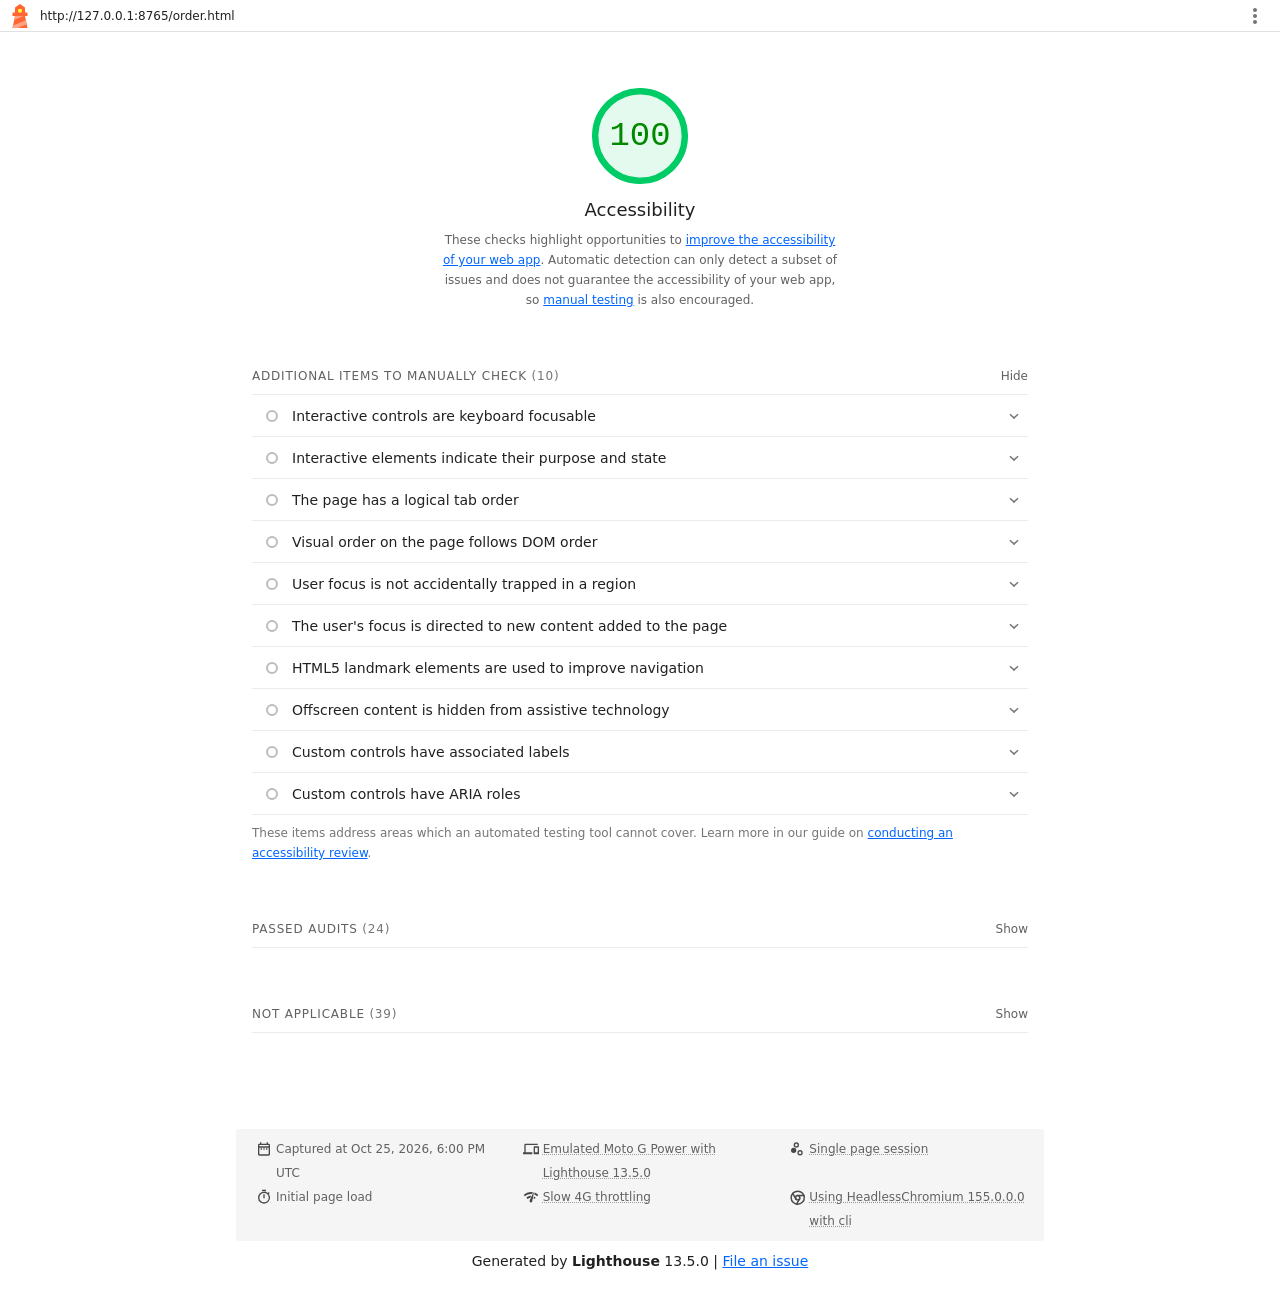
<file: lighthouse/order-accessibility.html>
<!--
@license
Copyright 2018 Google LLC
SPDX-License-Identifier: Apache-2.0
-->
<!doctype html>
<html lang="en">
<head>
  <meta charset="utf-8">
  <meta name="viewport" content="width=device-width, initial-scale=1, minimum-scale=1">
  <link rel="icon" href='data:image/svg+xml;utf8,<svg fill="none" xmlns="http://www.w3.org/2000/svg" viewBox="0 0 48 48"><path d="m14 7 10-7 10 7v10h5v7h-5l5 24H9l5-24H9v-7h5V7Z" fill="%23F63"/><path d="M31.561 24H14l-1.689 8.105L31.561 24ZM18.983 48H9l1.022-4.907L35.723 32.27l1.663 7.98L18.983 48Z" fill="%23FFA385"/><path fill="%23FF3" d="M20.5 10h7v7h-7z"/></svg>'>
  <title>Lighthouse Report</title>
  <style>body {margin: 0}</style>
</head>
<body>
  <noscript>Lighthouse report requires JavaScript. Please enable.</noscript>

  <div id="lh-log"></div>

  <script>window.__LIGHTHOUSE_JSON__ = {"lighthouseVersion":"13.5.0","requestedUrl":"http://127.0.0.1:8765/order.html","mainDocumentUrl":"http://127.0.0.1:8765/order.html","finalDisplayedUrl":"http://127.0.0.1:8765/order.html","finalUrl":"http://127.0.0.1:8765/order.html","fetchTime":"2026-10-25T18:00:58.393Z","gatherMode":"navigation","runWarnings":[],"userAgent":"Mozilla/5.0 (Macintosh; Intel Mac OS X 10_15_7) AppleWebKit/537.36 (KHTML, like Gecko) HeadlessChrome/155.0.0.0 Safari/537.36","environment":{"networkUserAgent":"Mozilla/5.0 (Linux; Android 11; moto g power (2022)) AppleWebKit/537.36 (KHTML, like Gecko) Chrome/155.0.0.0 Mobile Safari/537.36","hostUserAgent":"Mozilla/5.0 (Macintosh; Intel Mac OS X 10_15_7) AppleWebKit/537.36 (KHTML, like Gecko) HeadlessChrome/155.0.0.0 Safari/537.36","benchmarkIndex":4674,"credits":{"axe-core":"4.14.0"}},"audits":{"accesskeys":{"id":"accesskeys","title":"`[accesskey]` values are unique","description":"Access keys let users quickly focus a part of the page. For proper navigation, each access key must be unique. [Learn more about access keys](https://dequeuniversity.com/rules/axe/4.13/accesskeys).","score":null,"scoreDisplayMode":"notApplicable"},"aria-allowed-attr":{"id":"aria-allowed-attr","title":"`[aria-*]` attributes match their roles","description":"Each ARIA `role` supports a specific subset of `aria-*` attributes. Mismatching these invalidates the `aria-*` attributes. [Learn how to match ARIA attributes to their roles](https://dequeuniversity.com/rules/axe/4.13/aria-allowed-attr).","score":1,"scoreDisplayMode":"binary","details":{"type":"table","headings":[{"key":"node","valueType":"node","subItemsHeading":{"key":"relatedNode","valueType":"node"},"label":"Failing Elements"}],"items":[]}},"aria-allowed-role":{"id":"aria-allowed-role","title":"Uses ARIA roles only on compatible elements","description":"Many HTML elements can only be assigned certain ARIA roles. Using ARIA roles where they are not allowed can interfere with the accessibility of the web page. [Learn more about ARIA roles](https://dequeuniversity.com/rules/axe/4.13/aria-allowed-role).","score":null,"scoreDisplayMode":"notApplicable"},"aria-command-name":{"id":"aria-command-name","title":"`button`, `link`, and `menuitem` elements have accessible names","description":"When an element doesn't have an accessible name, screen readers announce it with a generic name, making it unusable for users who rely on screen readers. [Learn how to make command elements more accessible](https://dequeuniversity.com/rules/axe/4.13/aria-command-name).","score":null,"scoreDisplayMode":"notApplicable"},"aria-conditional-attr":{"id":"aria-conditional-attr","title":"ARIA attributes are used as specified for the element's role","description":"Some ARIA attributes are only allowed on an element under certain conditions. [Learn more about conditional ARIA attributes](https://dequeuniversity.com/rules/axe/4.13/aria-conditional-attr).","score":1,"scoreDisplayMode":"binary","details":{"type":"table","headings":[{"key":"node","valueType":"node","subItemsHeading":{"key":"relatedNode","valueType":"node"},"label":"Failing Elements"}],"items":[]}},"aria-deprecated-role":{"id":"aria-deprecated-role","title":"Deprecated ARIA roles were not used","description":"Deprecated ARIA roles may not be processed correctly by assistive technology. [Learn more about deprecated ARIA roles](https://dequeuniversity.com/rules/axe/4.13/aria-deprecated-role).","score":null,"scoreDisplayMode":"notApplicable"},"aria-dialog-name":{"id":"aria-dialog-name","title":"Elements with `role=\"dialog\"` or `role=\"alertdialog\"` have accessible names.","description":"ARIA dialog elements without accessible names may prevent screen readers users from discerning the purpose of these elements. [Learn how to make ARIA dialog elements more accessible](https://dequeuniversity.com/rules/axe/4.13/aria-dialog-name).","score":null,"scoreDisplayMode":"notApplicable"},"aria-hidden-body":{"id":"aria-hidden-body","title":"`[aria-hidden=\"true\"]` is not present on the document `\u003cbody>`","description":"Assistive technologies, like screen readers, work inconsistently when `aria-hidden=\"true\"` is set on the document `\u003cbody>`. [Learn how `aria-hidden` affects the document body](https://dequeuniversity.com/rules/axe/4.13/aria-hidden-body).","score":1,"scoreDisplayMode":"binary","details":{"type":"table","headings":[{"key":"node","valueType":"node","subItemsHeading":{"key":"relatedNode","valueType":"node"},"label":"Failing Elements"}],"items":[]}},"aria-hidden-focus":{"id":"aria-hidden-focus","title":"`[aria-hidden=\"true\"]` elements do not contain focusable descendents","description":"Focusable descendents within an `[aria-hidden=\"true\"]` element prevent those interactive elements from being available to users of assistive technologies like screen readers. [Learn how `aria-hidden` affects focusable elements](https://dequeuniversity.com/rules/axe/4.13/aria-hidden-focus).","score":1,"scoreDisplayMode":"binary","details":{"type":"table","headings":[{"key":"node","valueType":"node","subItemsHeading":{"key":"relatedNode","valueType":"node"},"label":"Failing Elements"}],"items":[]}},"aria-input-field-name":{"id":"aria-input-field-name","title":"ARIA input fields have accessible names","description":"When an input field doesn't have an accessible name, screen readers announce it with a generic name, making it unusable for users who rely on screen readers. [Learn more about input field labels](https://dequeuniversity.com/rules/axe/4.13/aria-input-field-name).","score":null,"scoreDisplayMode":"notApplicable"},"aria-meter-name":{"id":"aria-meter-name","title":"ARIA `meter` elements have accessible names","description":"When a meter element doesn't have an accessible name, screen readers announce it with a generic name, making it unusable for users who rely on screen readers. [Learn how to name `meter` elements](https://dequeuniversity.com/rules/axe/4.13/aria-meter-name).","score":null,"scoreDisplayMode":"notApplicable"},"aria-progressbar-name":{"id":"aria-progressbar-name","title":"ARIA `progressbar` elements have accessible names","description":"When a `progressbar` element doesn't have an accessible name, screen readers announce it with a generic name, making it unusable for users who rely on screen readers. [Learn how to label `progressbar` elements](https://dequeuniversity.com/rules/axe/4.13/aria-progressbar-name).","score":null,"scoreDisplayMode":"notApplicable"},"aria-prohibited-attr":{"id":"aria-prohibited-attr","title":"Elements use only permitted ARIA attributes","description":"Using ARIA attributes in roles where they are prohibited can mean that important information is not communicated to users of assistive technologies. [Learn more about prohibited ARIA roles](https://dequeuniversity.com/rules/axe/4.13/aria-prohibited-attr).","score":1,"scoreDisplayMode":"binary","details":{"type":"table","headings":[{"key":"node","valueType":"node","subItemsHeading":{"key":"relatedNode","valueType":"node"},"label":"Failing Elements"}],"items":[]}},"aria-required-attr":{"id":"aria-required-attr","title":"`[role]`s have all required `[aria-*]` attributes","description":"Some ARIA roles have required attributes that describe the state of the element to screen readers. [Learn more about roles and required attributes](https://dequeuniversity.com/rules/axe/4.13/aria-required-attr).","score":null,"scoreDisplayMode":"notApplicable"},"aria-required-children":{"id":"aria-required-children","title":"Elements with an ARIA `[role]` that require children to contain a specific `[role]` have all required children.","description":"Some ARIA parent roles must contain specific child roles to perform their intended accessibility functions. [Learn more about roles and required children elements](https://dequeuniversity.com/rules/axe/4.13/aria-required-children).","score":null,"scoreDisplayMode":"notApplicable"},"aria-required-parent":{"id":"aria-required-parent","title":"`[role]`s are contained by their required parent element","description":"Some ARIA child roles must be contained by specific parent roles to properly perform their intended accessibility functions. [Learn more about ARIA roles and required parent element](https://dequeuniversity.com/rules/axe/4.13/aria-required-parent).","score":null,"scoreDisplayMode":"notApplicable"},"aria-roles":{"id":"aria-roles","title":"`[role]` values are valid","description":"ARIA roles must have valid values in order to perform their intended accessibility functions. [Learn more about valid ARIA roles](https://dequeuniversity.com/rules/axe/4.13/aria-roles).","score":null,"scoreDisplayMode":"notApplicable"},"aria-text":{"id":"aria-text","title":"Elements with the `role=text` attribute do not have focusable descendents.","description":"Adding `role=text` around a text node split by markup enables VoiceOver to treat it as one phrase, but the element's focusable descendents will not be announced. [Learn more about the `role=text` attribute](https://dequeuniversity.com/rules/axe/4.13/aria-text).","score":null,"scoreDisplayMode":"notApplicable"},"aria-toggle-field-name":{"id":"aria-toggle-field-name","title":"ARIA toggle fields have accessible names","description":"When a toggle field doesn't have an accessible name, screen readers announce it with a generic name, making it unusable for users who rely on screen readers. [Learn more about toggle fields](https://dequeuniversity.com/rules/axe/4.13/aria-toggle-field-name).","score":null,"scoreDisplayMode":"notApplicable"},"aria-tooltip-name":{"id":"aria-tooltip-name","title":"ARIA `tooltip` elements have accessible names","description":"When a tooltip element doesn't have an accessible name, screen readers announce it with a generic name, making it unusable for users who rely on screen readers. [Learn how to name `tooltip` elements](https://dequeuniversity.com/rules/axe/4.13/aria-tooltip-name).","score":null,"scoreDisplayMode":"notApplicable"},"aria-treeitem-name":{"id":"aria-treeitem-name","title":"ARIA `treeitem` elements have accessible names","description":"When a `treeitem` element doesn't have an accessible name, screen readers announce it with a generic name, making it unusable for users who rely on screen readers. [Learn more about labeling `treeitem` elements](https://dequeuniversity.com/rules/axe/4.13/aria-treeitem-name).","score":null,"scoreDisplayMode":"notApplicable"},"aria-valid-attr-value":{"id":"aria-valid-attr-value","title":"`[aria-*]` attributes have valid values","description":"Assistive technologies, like screen readers, can't interpret ARIA attributes with invalid values. [Learn more about valid values for ARIA attributes](https://dequeuniversity.com/rules/axe/4.13/aria-valid-attr-value).","score":1,"scoreDisplayMode":"binary","details":{"type":"table","headings":[{"key":"node","valueType":"node","subItemsHeading":{"key":"relatedNode","valueType":"node"},"label":"Failing Elements"}],"items":[]}},"aria-valid-attr":{"id":"aria-valid-attr","title":"`[aria-*]` attributes are valid and not misspelled","description":"Assistive technologies, like screen readers, can't interpret ARIA attributes with invalid names. [Learn more about valid ARIA attributes](https://dequeuniversity.com/rules/axe/4.13/aria-valid-attr).","score":1,"scoreDisplayMode":"binary","details":{"type":"table","headings":[{"key":"node","valueType":"node","subItemsHeading":{"key":"relatedNode","valueType":"node"},"label":"Failing Elements"}],"items":[]}},"button-name":{"id":"button-name","title":"Buttons have an accessible name","description":"When a button doesn't have an accessible name, screen readers announce it as \"button\", making it unusable for users who rely on screen readers. [Learn how to make buttons more accessible](https://dequeuniversity.com/rules/axe/4.13/button-name).","score":1,"scoreDisplayMode":"binary","details":{"type":"table","headings":[{"key":"node","valueType":"node","subItemsHeading":{"key":"relatedNode","valueType":"node"},"label":"Failing Elements"}],"items":[]}},"bypass":{"id":"bypass","title":"The page contains a heading, skip link, or landmark region","description":"Adding ways to bypass repetitive content lets keyboard users navigate the page more efficiently. [Learn more about bypass blocks](https://dequeuniversity.com/rules/axe/4.13/bypass).","score":null,"scoreDisplayMode":"notApplicable"},"color-contrast":{"id":"color-contrast","title":"Background and foreground colors have a sufficient contrast ratio","description":"Low-contrast text is difficult or impossible for many users to read. [Learn how to provide sufficient color contrast](https://dequeuniversity.com/rules/axe/4.13/color-contrast).","score":1,"scoreDisplayMode":"binary","details":{"type":"table","headings":[{"key":"node","valueType":"node","subItemsHeading":{"key":"relatedNode","valueType":"node"},"label":"Failing Elements"}],"items":[]}},"definition-list":{"id":"definition-list","title":"`\u003cdl>`'s contain only properly-ordered `\u003cdt>` and `\u003cdd>` groups, `\u003cscript>`, `\u003ctemplate>` or `\u003cdiv>` elements.","description":"When definition lists are not properly marked up, screen readers may produce confusing or inaccurate output. [Learn how to structure definition lists correctly](https://dequeuniversity.com/rules/axe/4.13/definition-list).","score":null,"scoreDisplayMode":"notApplicable"},"dlitem":{"id":"dlitem","title":"Definition list items are wrapped in `\u003cdl>` elements","description":"Definition list items (`\u003cdt>` and `\u003cdd>`) must be wrapped in a parent `\u003cdl>` element to ensure that screen readers can properly announce them. [Learn how to structure definition lists correctly](https://dequeuniversity.com/rules/axe/4.13/dlitem).","score":null,"scoreDisplayMode":"notApplicable"},"document-title":{"id":"document-title","title":"Document has a `\u003ctitle>` element","description":"The title gives screen reader users an overview of the page, and search engine users rely on it heavily to determine if a page is relevant to their search. [Learn more about document titles](https://dequeuniversity.com/rules/axe/4.13/document-title).","score":1,"scoreDisplayMode":"binary","details":{"type":"table","headings":[{"key":"node","valueType":"node","subItemsHeading":{"key":"relatedNode","valueType":"node"},"label":"Failing Elements"}],"items":[]}},"duplicate-id-aria":{"id":"duplicate-id-aria","title":"ARIA IDs are unique","description":"The value of an ARIA ID must be unique to prevent other instances from being overlooked by assistive technologies. [Learn how to fix duplicate ARIA IDs](https://dequeuniversity.com/rules/axe/4.13/duplicate-id-aria).","score":null,"scoreDisplayMode":"notApplicable"},"empty-heading":{"id":"empty-heading","title":"All heading elements contain content.","description":"A heading with no content or inaccessible text prevent screen reader users from accessing information on the page's structure. [Learn more about headings](https://dequeuniversity.com/rules/axe/4.13/empty-heading).","score":null,"scoreDisplayMode":"notApplicable"},"form-field-multiple-labels":{"id":"form-field-multiple-labels","title":"No form fields have multiple labels","description":"Form fields with multiple labels can be confusingly announced by assistive technologies like screen readers which use either the first, the last, or all of the labels. [Learn how to use form labels](https://dequeuniversity.com/rules/axe/4.13/form-field-multiple-labels).","score":null,"scoreDisplayMode":"notApplicable"},"frame-title":{"id":"frame-title","title":"`\u003cframe>` or `\u003ciframe>` elements have a title","description":"Screen reader users rely on frame titles to describe the contents of frames. [Learn more about frame titles](https://dequeuniversity.com/rules/axe/4.13/frame-title).","score":null,"scoreDisplayMode":"notApplicable"},"heading-order":{"id":"heading-order","title":"Heading elements appear in a sequentially-descending order","description":"Properly ordered headings that do not skip levels convey the semantic structure of the page, making it easier to navigate and understand when using assistive technologies. [Learn more about heading order](https://dequeuniversity.com/rules/axe/4.13/heading-order).","score":1,"scoreDisplayMode":"binary","details":{"type":"table","headings":[{"key":"node","valueType":"node","subItemsHeading":{"key":"relatedNode","valueType":"node"},"label":"Failing Elements"}],"items":[]}},"html-has-lang":{"id":"html-has-lang","title":"`\u003chtml>` element has a `[lang]` attribute","description":"If a page doesn't specify a `lang` attribute, a screen reader assumes that the page is in the default language that the user chose when setting up the screen reader. If the page isn't actually in the default language, then the screen reader might not announce the page's text correctly. [Learn more about the `lang` attribute](https://dequeuniversity.com/rules/axe/4.13/html-has-lang).","score":1,"scoreDisplayMode":"binary","details":{"type":"table","headings":[{"key":"node","valueType":"node","subItemsHeading":{"key":"relatedNode","valueType":"node"},"label":"Failing Elements"}],"items":[]}},"html-lang-valid":{"id":"html-lang-valid","title":"`\u003chtml>` element has a valid value for its `[lang]` attribute","description":"Specifying a valid [BCP 47 language](https://www.w3.org/International/questions/qa-choosing-language-tags#question) helps screen readers announce text properly. [Learn how to use the `lang` attribute](https://dequeuniversity.com/rules/axe/4.13/html-lang-valid).","score":1,"scoreDisplayMode":"binary","details":{"type":"table","headings":[{"key":"node","valueType":"node","subItemsHeading":{"key":"relatedNode","valueType":"node"},"label":"Failing Elements"}],"items":[]}},"html-xml-lang-mismatch":{"id":"html-xml-lang-mismatch","title":"`\u003chtml>` element has an `[xml:lang]` attribute with the same base language as the `[lang]` attribute.","description":"If the webpage does not specify a consistent language, then the screen reader might not announce the page's text correctly. [Learn more about the `lang` attribute](https://dequeuniversity.com/rules/axe/4.13/html-xml-lang-mismatch).","score":null,"scoreDisplayMode":"notApplicable"},"identical-links-same-purpose":{"id":"identical-links-same-purpose","title":"Identical links have the same purpose.","description":"Links with the same destination should have the same description, to help users understand the link's purpose and decide whether to follow it. [Learn more about identical links](https://dequeuniversity.com/rules/axe/4.13/identical-links-same-purpose).","score":null,"scoreDisplayMode":"notApplicable"},"image-alt":{"id":"image-alt","title":"Image elements have `[alt]` attributes","description":"Informative elements should aim for short, descriptive alternate text. Decorative elements can be ignored with an empty alt attribute. [Learn more about the `alt` attribute](https://dequeuniversity.com/rules/axe/4.13/image-alt).","score":null,"scoreDisplayMode":"notApplicable"},"image-redundant-alt":{"id":"image-redundant-alt","title":"Image elements do not have `[alt]` attributes that are redundant text.","description":"Informative elements should aim for short, descriptive alternative text. Alternative text that is exactly the same as the text adjacent to the link or image is potentially confusing for screen reader users, because the text will be read twice. [Learn more about the `alt` attribute](https://dequeuniversity.com/rules/axe/4.13/image-redundant-alt).","score":null,"scoreDisplayMode":"notApplicable"},"input-button-name":{"id":"input-button-name","title":"Input buttons have discernible text.","description":"Adding discernable and accessible text to input buttons may help screen reader users understand the purpose of the input button. [Learn more about input buttons](https://dequeuniversity.com/rules/axe/4.13/input-button-name).","score":null,"scoreDisplayMode":"notApplicable"},"input-image-alt":{"id":"input-image-alt","title":"`\u003cinput type=\"image\">` elements have `[alt]` text","description":"When an image is being used as an `\u003cinput>` button, providing alternative text can help screen reader users understand the purpose of the button. [Learn about input image alt text](https://dequeuniversity.com/rules/axe/4.13/input-image-alt).","score":null,"scoreDisplayMode":"notApplicable"},"label-content-name-mismatch":{"id":"label-content-name-mismatch","title":"Elements with visible text labels have matching accessible names.","description":"Visible text labels that do not match the accessible name can result in a confusing experience for screen reader users. [Learn more about accessible names](https://dequeuniversity.com/rules/axe/4.13/label-content-name-mismatch).","score":null,"scoreDisplayMode":"notApplicable"},"label":{"id":"label","title":"Form elements have associated labels","description":"Labels ensure that form controls are announced properly by assistive technologies, like screen readers. [Learn more about form element labels](https://dequeuniversity.com/rules/axe/4.13/label).","score":1,"scoreDisplayMode":"binary","details":{"type":"table","headings":[{"key":"node","valueType":"node","subItemsHeading":{"key":"relatedNode","valueType":"node"},"label":"Failing Elements"}],"items":[]}},"landmark-one-main":{"id":"landmark-one-main","title":"Document has a main landmark.","description":"One main landmark helps screen reader users navigate a web page. [Learn more about landmarks](https://dequeuniversity.com/rules/axe/4.13/landmark-one-main).","score":1,"scoreDisplayMode":"binary","details":{"type":"table","headings":[{"key":"node","valueType":"node","subItemsHeading":{"key":"relatedNode","valueType":"node"},"label":"Failing Elements"}],"items":[]}},"link-name":{"id":"link-name","title":"Links have a discernible name","description":"Link text (and alternate text for images, when used as links) that is discernible, unique, and focusable improves the navigation experience for screen reader users. [Learn how to make links accessible](https://dequeuniversity.com/rules/axe/4.13/link-name).","score":1,"scoreDisplayMode":"binary","details":{"type":"table","headings":[{"key":"node","valueType":"node","subItemsHeading":{"key":"relatedNode","valueType":"node"},"label":"Failing Elements"}],"items":[]}},"link-in-text-block":{"id":"link-in-text-block","title":"Links are distinguishable without relying on color.","description":"Low-contrast text is difficult or impossible for many users to read. Link text that is discernible improves the experience for users with low vision. [Learn how to make links distinguishable](https://dequeuniversity.com/rules/axe/4.13/link-in-text-block).","score":1,"scoreDisplayMode":"binary","details":{"type":"table","headings":[{"key":"node","valueType":"node","subItemsHeading":{"key":"relatedNode","valueType":"node"},"label":"Failing Elements"}],"items":[]}},"list":{"id":"list","title":"Lists contain only `\u003cli>` elements and script supporting elements (`\u003cscript>` and `\u003ctemplate>`).","description":"Screen readers have a specific way of announcing lists. Ensuring proper list structure aids screen reader output. [Learn more about proper list structure](https://dequeuniversity.com/rules/axe/4.13/list).","score":1,"scoreDisplayMode":"binary","details":{"type":"table","headings":[{"key":"node","valueType":"node","subItemsHeading":{"key":"relatedNode","valueType":"node"},"label":"Failing Elements"}],"items":[]}},"listitem":{"id":"listitem","title":"List items (`\u003cli>`) are contained within `\u003cul>`, `\u003col>` or `\u003cmenu>` parent elements","description":"Screen readers require list items (`\u003cli>`) to be contained within a parent `\u003cul>`, `\u003col>` or `\u003cmenu>` to be announced properly. [Learn more about proper list structure](https://dequeuniversity.com/rules/axe/4.13/listitem).","score":1,"scoreDisplayMode":"binary","details":{"type":"table","headings":[{"key":"node","valueType":"node","subItemsHeading":{"key":"relatedNode","valueType":"node"},"label":"Failing Elements"}],"items":[]}},"meta-refresh":{"id":"meta-refresh","title":"The document does not use `\u003cmeta http-equiv=\"refresh\">`","description":"Users do not expect a page to refresh automatically, and doing so will move focus back to the top of the page. This may create a frustrating or confusing experience. [Learn more about the refresh meta tag](https://dequeuniversity.com/rules/axe/4.13/meta-refresh).","score":null,"scoreDisplayMode":"notApplicable"},"meta-viewport":{"id":"meta-viewport","title":"`[user-scalable=\"no\"]` is not used in the `\u003cmeta name=\"viewport\">` element and the `[maximum-scale]` attribute is not less than 5.","description":"Disabling zooming is problematic for users with low vision who rely on screen magnification to properly see the contents of a web page. [Learn more about the viewport meta tag](https://dequeuniversity.com/rules/axe/4.13/meta-viewport).","score":1,"scoreDisplayMode":"binary","details":{"type":"table","headings":[{"key":"node","valueType":"node","subItemsHeading":{"key":"relatedNode","valueType":"node"},"label":"Failing Elements"}],"items":[]}},"object-alt":{"id":"object-alt","title":"`\u003cobject>` elements have alternate text","description":"Screen readers cannot translate non-text content. Adding alternate text to `\u003cobject>` elements helps screen readers convey meaning to users. [Learn more about alt text for `object` elements](https://dequeuniversity.com/rules/axe/4.13/object-alt).","score":null,"scoreDisplayMode":"notApplicable"},"select-name":{"id":"select-name","title":"Select elements have associated label elements.","description":"Form elements without effective labels can create frustrating experiences for screen reader users. [Learn more about the `select` element](https://dequeuniversity.com/rules/axe/4.13/select-name).","score":1,"scoreDisplayMode":"binary","details":{"type":"table","headings":[{"key":"node","valueType":"node","subItemsHeading":{"key":"relatedNode","valueType":"node"},"label":"Failing Elements"}],"items":[]}},"skip-link":{"id":"skip-link","title":"Skip links are focusable.","description":"Including a skip link can help users skip to the main content to save time. [Learn more about skip links](https://dequeuniversity.com/rules/axe/4.13/skip-link).","score":1,"scoreDisplayMode":"binary","details":{"type":"table","headings":[{"key":"node","valueType":"node","subItemsHeading":{"key":"relatedNode","valueType":"node"},"label":"Failing Elements"}],"items":[]}},"tabindex":{"id":"tabindex","title":"No element has a `[tabindex]` value greater than 0","description":"A value greater than 0 implies an explicit navigation ordering. Although technically valid, this often creates frustrating experiences for users who rely on assistive technologies. [Learn more about the `tabindex` attribute](https://dequeuniversity.com/rules/axe/4.13/tabindex).","score":null,"scoreDisplayMode":"notApplicable"},"table-duplicate-name":{"id":"table-duplicate-name","title":"Tables have different content in the summary attribute and `\u003ccaption>`.","description":"The summary attribute should describe the table structure, while `\u003ccaption>` should have the onscreen title. Accurate table mark-up helps users of screen readers. [Learn more about summary and caption](https://dequeuniversity.com/rules/axe/4.13/table-duplicate-name).","score":null,"scoreDisplayMode":"notApplicable"},"table-fake-caption":{"id":"table-fake-caption","title":"Tables use `\u003ccaption>` instead of cells with the `[colspan]` attribute to indicate a caption.","description":"Screen readers have features to make navigating tables easier. Ensuring that tables use the actual caption element instead of cells with the `[colspan]` attribute may improve the experience for screen reader users. [Learn more about captions](https://dequeuniversity.com/rules/axe/4.13/table-fake-caption).","score":null,"scoreDisplayMode":"notApplicable"},"target-size":{"id":"target-size","title":"Touch targets have sufficient size and spacing.","description":"Touch targets with sufficient size and spacing help users who may have difficulty targeting small controls to activate the targets. [Learn more about touch targets](https://dequeuniversity.com/rules/axe/4.13/target-size).","score":1,"scoreDisplayMode":"binary","details":{"type":"table","headings":[{"key":"node","valueType":"node","subItemsHeading":{"key":"relatedNode","valueType":"node"},"label":"Failing Elements"}],"items":[]}},"td-has-header":{"id":"td-has-header","title":"`\u003ctd>` elements in a large `\u003ctable>` have one or more table headers.","description":"Screen readers have features to make navigating tables easier. Ensuring that `\u003ctd>` elements in a large table (3 or more cells in width and height) have an associated table header may improve the experience for screen reader users. [Learn more about table headers](https://dequeuniversity.com/rules/axe/4.13/td-has-header).","score":null,"scoreDisplayMode":"notApplicable"},"td-headers-attr":{"id":"td-headers-attr","title":"Cells in a `\u003ctable>` element that use the `[headers]` attribute refer to table cells within the same table.","description":"Screen readers have features to make navigating tables easier. Ensuring `\u003ctd>` cells using the `[headers]` attribute only refer to other cells in the same table may improve the experience for screen reader users. [Learn more about the `headers` attribute](https://dequeuniversity.com/rules/axe/4.13/td-headers-attr).","score":null,"scoreDisplayMode":"notApplicable"},"th-has-data-cells":{"id":"th-has-data-cells","title":"`\u003cth>` elements and elements with `[role=\"columnheader\"/\"rowheader\"]` have data cells they describe.","description":"Screen readers have features to make navigating tables easier. Ensuring table headers always refer to some set of cells may improve the experience for screen reader users. [Learn more about table headers](https://dequeuniversity.com/rules/axe/4.13/th-has-data-cells).","score":null,"scoreDisplayMode":"notApplicable"},"valid-lang":{"id":"valid-lang","title":"`[lang]` attributes have a valid value","description":"Specifying a valid [BCP 47 language](https://www.w3.org/International/questions/qa-choosing-language-tags#question) on elements helps ensure that text is pronounced correctly by a screen reader. [Learn how to use the `lang` attribute](https://dequeuniversity.com/rules/axe/4.13/valid-lang).","score":null,"scoreDisplayMode":"notApplicable"},"video-caption":{"id":"video-caption","title":"`\u003cvideo>` elements contain a `\u003ctrack>` element with `[kind=\"captions\"]`","description":"When a video provides a caption it is easier for deaf and hearing impaired users to access its information. [Learn more about video captions](https://dequeuniversity.com/rules/axe/4.13/video-caption).","score":null,"scoreDisplayMode":"notApplicable"},"custom-controls-labels":{"id":"custom-controls-labels","title":"Custom controls have associated labels","description":"Custom interactive controls have associated labels, provided by aria-label or aria-labelledby. [Learn more about custom controls and labels](https://developer.chrome.com/docs/lighthouse/accessibility/custom-controls-labels/).","score":null,"scoreDisplayMode":"manual"},"custom-controls-roles":{"id":"custom-controls-roles","title":"Custom controls have ARIA roles","description":"Custom interactive controls have appropriate ARIA roles. [Learn how to add roles to custom controls](https://developer.chrome.com/docs/lighthouse/accessibility/custom-control-roles/).","score":null,"scoreDisplayMode":"manual"},"focus-traps":{"id":"focus-traps","title":"User focus is not accidentally trapped in a region","description":"A user can tab into and out of any control or region without accidentally trapping their focus. [Learn how to avoid focus traps](https://developer.chrome.com/docs/lighthouse/accessibility/focus-traps/).","score":null,"scoreDisplayMode":"manual"},"focusable-controls":{"id":"focusable-controls","title":"Interactive controls are keyboard focusable","description":"Custom interactive controls are keyboard focusable and display a focus indicator. [Learn how to make custom controls focusable](https://developer.chrome.com/docs/lighthouse/accessibility/focusable-controls/).","score":null,"scoreDisplayMode":"manual"},"interactive-element-affordance":{"id":"interactive-element-affordance","title":"Interactive elements indicate their purpose and state","description":"Interactive elements, such as links and buttons, should indicate their state and be distinguishable from non-interactive elements. [Learn how to decorate interactive elements with affordance hints](https://developer.chrome.com/docs/lighthouse/accessibility/interactive-element-affordance/).","score":null,"scoreDisplayMode":"manual"},"logical-tab-order":{"id":"logical-tab-order","title":"The page has a logical tab order","description":"Tabbing through the page follows the visual layout. Users cannot focus elements that are offscreen. [Learn more about logical tab ordering](https://developer.chrome.com/docs/lighthouse/accessibility/logical-tab-order/).","score":null,"scoreDisplayMode":"manual"},"managed-focus":{"id":"managed-focus","title":"The user's focus is directed to new content added to the page","description":"If new content, such as a dialog, is added to the page, the user's focus is directed to it. [Learn how to direct focus to new content](https://developer.chrome.com/docs/lighthouse/accessibility/managed-focus/).","score":null,"scoreDisplayMode":"manual"},"offscreen-content-hidden":{"id":"offscreen-content-hidden","title":"Offscreen content is hidden from assistive technology","description":"Offscreen content is hidden with display: none or aria-hidden=true. [Learn how to properly hide offscreen content](https://developer.chrome.com/docs/lighthouse/accessibility/offscreen-content-hidden/).","score":null,"scoreDisplayMode":"manual"},"use-landmarks":{"id":"use-landmarks","title":"HTML5 landmark elements are used to improve navigation","description":"Landmark elements (`\u003cmain>`, `\u003cnav>`, etc.) are used to improve the keyboard navigation of the page for assistive technology. [Learn more about landmark elements](https://developer.chrome.com/docs/lighthouse/accessibility/use-landmarks/).","score":null,"scoreDisplayMode":"manual"},"visual-order-follows-dom":{"id":"visual-order-follows-dom","title":"Visual order on the page follows DOM order","description":"DOM order matches the visual order, improving navigation for assistive technology. [Learn more about DOM and visual ordering](https://developer.chrome.com/docs/lighthouse/accessibility/visual-order-follows-dom/).","score":null,"scoreDisplayMode":"manual"},"autocomplete-valid":{"id":"autocomplete-valid","title":"`autocomplete` attributes are used correctly","description":"The `autocomplete` attribute values must be valid and correctly applied for screen readers to function correctly. [Learn more about valid autocomplete values](https://dequeuniversity.com/rules/axe/4.13/autocomplete-valid).","score":1,"scoreDisplayMode":"binary","details":{"type":"table","headings":[{"key":"node","valueType":"node","subItemsHeading":{"key":"relatedNode","valueType":"node"},"label":"Failing Elements"}],"items":[]}},"presentation-role-conflict":{"id":"presentation-role-conflict","title":"Elements with `role=\"none\"` or `role=\"presentation\"` do not have conflicts","description":"There are certain cases where the semantic role of an element with `role=\"none\"` or `role=\"presentation\"` does not resolve to none or presentation. To ensure the element remains removed from the accessibility tree, you should not add any global ARIA attributes to the element or make it focusable. [Learn more about presentation role conflict](https://dequeuniversity.com/rules/axe/4.13/presentation-role-conflict).","score":null,"scoreDisplayMode":"notApplicable"},"svg-img-alt":{"id":"svg-img-alt","title":"SVG elements with an `img` role have an accessible text alternative","description":"Ensures SVG elements with an `img`, `graphics-document` or `graphics-symbol` role have an accessible text alternative. [Learn more about SVG alt text](https://dequeuniversity.com/rules/axe/4.13/svg-img-alt).","score":null,"scoreDisplayMode":"notApplicable"}},"configSettings":{"output":["json","html"],"maxWaitForFcp":30000,"maxWaitForLoad":45000,"pauseAfterFcpMs":1000,"pauseAfterLoadMs":1000,"networkQuietThresholdMs":1000,"cpuQuietThresholdMs":1000,"formFactor":"mobile","throttling":{"rttMs":150,"throughputKbps":1638.4,"requestLatencyMs":562.5,"downloadThroughputKbps":1474.5600000000002,"uploadThroughputKbps":675,"cpuSlowdownMultiplier":4},"throttlingMethod":"simulate","screenEmulation":{"mobile":true,"width":412,"height":823,"deviceScaleFactor":1.75,"disabled":false},"emulatedUserAgent":"Mozilla/5.0 (Linux; Android 11; moto g power (2022)) AppleWebKit/537.36 (KHTML, like Gecko) Chrome/136.0.0.0 Mobile Safari/537.36","auditMode":false,"gatherMode":false,"clearStorageTypes":["file_systems","shader_cache","service_workers","cache_storage"],"disableStorageReset":false,"debugNavigation":false,"channel":"cli","usePassiveGathering":false,"disableFullPageScreenshot":false,"skipAboutBlank":false,"blankPage":"about:blank","ignoreStatusCode":false,"locale":"en-US","blockedUrlPatterns":null,"additionalTraceCategories":null,"extraHeaders":null,"precomputedLanternData":null,"onlyAudits":null,"onlyCategories":["accessibility"],"skipAudits":null},"categories":{"accessibility":{"title":"Accessibility","description":"These checks highlight opportunities to [improve the accessibility of your web app](https://developer.chrome.com/docs/lighthouse/accessibility/). Automatic detection can only detect a subset of issues and does not guarantee the accessibility of your web app, so [manual testing](https://web.dev/articles/how-to-review) is also encouraged.","manualDescription":"These items address areas which an automated testing tool cannot cover. Learn more in our guide on [conducting an accessibility review](https://web.dev/articles/how-to-review).","supportedModes":["navigation","snapshot"],"auditRefs":[{"id":"accesskeys","weight":0,"group":"a11y-navigation"},{"id":"aria-allowed-attr","weight":10,"group":"a11y-aria"},{"id":"aria-command-name","weight":0,"group":"a11y-aria"},{"id":"aria-conditional-attr","weight":7,"group":"a11y-aria"},{"id":"aria-deprecated-role","weight":0,"group":"a11y-aria"},{"id":"aria-dialog-name","weight":0,"group":"a11y-aria"},{"id":"aria-hidden-body","weight":10,"group":"a11y-aria"},{"id":"aria-hidden-focus","weight":7,"group":"a11y-aria"},{"id":"aria-input-field-name","weight":0,"group":"a11y-aria"},{"id":"aria-meter-name","weight":0,"group":"a11y-aria"},{"id":"aria-progressbar-name","weight":0,"group":"a11y-aria"},{"id":"aria-prohibited-attr","weight":7,"group":"a11y-aria"},{"id":"aria-required-attr","weight":0,"group":"a11y-aria"},{"id":"aria-required-children","weight":0,"group":"a11y-aria"},{"id":"aria-required-parent","weight":0,"group":"a11y-aria"},{"id":"aria-roles","weight":0,"group":"a11y-aria"},{"id":"aria-text","weight":0,"group":"a11y-aria"},{"id":"aria-toggle-field-name","weight":0,"group":"a11y-aria"},{"id":"aria-tooltip-name","weight":0,"group":"a11y-aria"},{"id":"aria-treeitem-name","weight":0,"group":"a11y-aria"},{"id":"aria-valid-attr-value","weight":10,"group":"a11y-aria"},{"id":"aria-valid-attr","weight":10,"group":"a11y-aria"},{"id":"button-name","weight":10,"group":"a11y-names-labels"},{"id":"bypass","weight":0,"group":"a11y-navigation"},{"id":"color-contrast","weight":7,"group":"a11y-color-contrast"},{"id":"definition-list","weight":0,"group":"a11y-tables-lists"},{"id":"dlitem","weight":0,"group":"a11y-tables-lists"},{"id":"document-title","weight":7,"group":"a11y-names-labels"},{"id":"duplicate-id-aria","weight":0,"group":"a11y-aria"},{"id":"form-field-multiple-labels","weight":0,"group":"a11y-names-labels"},{"id":"frame-title","weight":0,"group":"a11y-names-labels"},{"id":"heading-order","weight":3,"group":"a11y-navigation"},{"id":"html-has-lang","weight":7,"group":"a11y-language"},{"id":"html-lang-valid","weight":7,"group":"a11y-language"},{"id":"html-xml-lang-mismatch","weight":0,"group":"a11y-language"},{"id":"image-alt","weight":0,"group":"a11y-names-labels"},{"id":"input-button-name","weight":0,"group":"a11y-names-labels"},{"id":"input-image-alt","weight":0,"group":"a11y-names-labels"},{"id":"label","weight":10,"group":"a11y-names-labels"},{"id":"link-in-text-block","weight":7,"group":"a11y-color-contrast"},{"id":"link-name","weight":7,"group":"a11y-names-labels"},{"id":"list","weight":7,"group":"a11y-tables-lists"},{"id":"listitem","weight":7,"group":"a11y-tables-lists"},{"id":"meta-refresh","weight":0,"group":"a11y-best-practices"},{"id":"meta-viewport","weight":10,"group":"a11y-best-practices"},{"id":"object-alt","weight":0,"group":"a11y-names-labels"},{"id":"select-name","weight":10,"group":"a11y-names-labels"},{"id":"skip-link","weight":3,"group":"a11y-names-labels"},{"id":"tabindex","weight":0,"group":"a11y-navigation"},{"id":"target-size","weight":7,"group":"a11y-best-practices"},{"id":"td-headers-attr","weight":0,"group":"a11y-tables-lists"},{"id":"th-has-data-cells","weight":0,"group":"a11y-tables-lists"},{"id":"valid-lang","weight":0,"group":"a11y-language"},{"id":"video-caption","weight":0,"group":"a11y-audio-video"},{"id":"landmark-one-main","weight":3,"group":"a11y-best-practices"},{"id":"autocomplete-valid","weight":1,"group":"a11y-best-practices"},{"id":"presentation-role-conflict","weight":0,"group":"a11y-best-practices"},{"id":"svg-img-alt","weight":0,"group":"a11y-best-practices"},{"id":"focusable-controls","weight":0},{"id":"interactive-element-affordance","weight":0},{"id":"logical-tab-order","weight":0},{"id":"visual-order-follows-dom","weight":0},{"id":"focus-traps","weight":0},{"id":"managed-focus","weight":0},{"id":"use-landmarks","weight":0},{"id":"offscreen-content-hidden","weight":0},{"id":"custom-controls-labels","weight":0},{"id":"custom-controls-roles","weight":0},{"id":"table-duplicate-name","weight":0,"group":"a11y-best-practices"},{"id":"empty-heading","weight":0,"group":"a11y-best-practices"},{"id":"aria-allowed-role","weight":0,"group":"a11y-best-practices"},{"id":"image-redundant-alt","weight":0,"group":"a11y-names-labels"},{"id":"identical-links-same-purpose","weight":0,"group":"a11y-best-practices"},{"id":"label-content-name-mismatch","weight":0,"group":"hidden"},{"id":"table-fake-caption","weight":0,"group":"hidden"},{"id":"td-has-header","weight":0,"group":"hidden"}],"id":"accessibility","score":1}},"categoryGroups":{"metrics":{"title":"Metrics"},"insights":{"title":"Insights","description":"These insights are also available in the Chrome DevTools Performance Panel - [record a trace](https://developer.chrome.com/docs/devtools/performance/reference) to view more detailed information."},"diagnostics":{"title":"Diagnostics","description":"More information about the performance of your application. These numbers don't [directly affect](https://developer.chrome.com/docs/lighthouse/performance/performance-scoring/) the Performance score."},"a11y-best-practices":{"title":"Best practices","description":"These items highlight common accessibility best practices."},"a11y-color-contrast":{"title":"Contrast","description":"These are opportunities to improve the legibility of your content."},"a11y-names-labels":{"title":"Names and labels","description":"These are opportunities to improve the semantics of the controls in your application. This may enhance the experience for users of assistive technology, like a screen reader."},"a11y-navigation":{"title":"Navigation","description":"These are opportunities to improve keyboard navigation in your application."},"a11y-aria":{"title":"ARIA","description":"These are opportunities to improve the usage of ARIA in your application which may enhance the experience for users of assistive technology, like a screen reader."},"a11y-language":{"title":"Internationalization and localization","description":"These are opportunities to improve the interpretation of your content by users in different locales."},"a11y-audio-video":{"title":"Audio and video","description":"These are opportunities to provide alternative content for audio and video. This may improve the experience for users with hearing or vision impairments."},"a11y-tables-lists":{"title":"Tables and lists","description":"These are opportunities to improve the experience of reading tabular or list data using assistive technology, like a screen reader."},"seo-mobile":{"title":"Mobile Friendly","description":"Make sure your pages are mobile friendly so users don’t have to pinch or zoom in order to read the content pages. [Learn how to make pages mobile-friendly](https://developers.google.com/search/mobile-sites/)."},"seo-content":{"title":"Content Best Practices","description":"Format your HTML in a way that enables crawlers to better understand your app’s content."},"seo-crawl":{"title":"Crawling and Indexing","description":"To appear in search results, crawlers need access to your app."},"best-practices-trust-safety":{"title":"Trust and Safety"},"best-practices-ux":{"title":"User Experience"},"best-practices-browser-compat":{"title":"Browser Compatibility"},"best-practices-general":{"title":"General"},"webmcp":{"title":"WebMCP","description":"Audits validating WebMCP integration."},"agent-accessibility":{"title":"Agent Accessibility","description":"These audits highlight best practices for improving the accessibility of the website for AI agents."},"agent-discoverability":{"title":"Agent Discoverability","description":"These audits validate that websites expose discoverable resources, documentation, and catalogs for AI agents."},"hidden":{"title":""}},"stackPacks":[],"entities":[{"name":"127.0.0.1","origins":["http://127.0.0.1:8765"],"isFirstParty":true,"isUnrecognized":true}],"fullPageScreenshot":{"screenshot":{"data":"[data-uri]","width":412,"height":2310},"nodes":{}},"timing":{"entries":[{"startTime":692.92,"name":"lh:config","duration":145.14,"entryType":"measure"},{"startTime":693.51,"name":"lh:config:resolveArtifactsToDefns","duration":10.27,"entryType":"measure"},{"startTime":838.12,"name":"lh:runner:gather","duration":4629.87,"entryType":"measure"},{"startTime":868.52,"name":"lh:driver:connect","duration":2.2,"entryType":"measure"},{"startTime":870.83,"name":"lh:driver:navigate","duration":5.51,"entryType":"measure"},{"startTime":876.51,"name":"lh:gather:getBenchmarkIndex","duration":1002.18,"entryType":"measure"},{"startTime":1878.77,"name":"lh:gather:getVersion","duration":0.36,"entryType":"measure"},{"startTime":1879.16,"name":"lh:gather:getDevicePixelRatio","duration":0.46,"entryType":"measure"},{"startTime":1880.29,"name":"lh:prepare:navigationMode","duration":33.41,"entryType":"measure"},{"startTime":1880.59,"name":"lh:gather:getVersion","duration":0.22,"entryType":"measure"},{"startTime":1887.18,"name":"lh:storage:clearDataForOrigin","duration":19.28,"entryType":"measure"},{"startTime":1906.53,"name":"lh:storage:clearBrowserCaches","duration":6.46,"entryType":"measure"},{"startTime":1913.3,"name":"lh:gather:prepareThrottlingAndNetwork","duration":0.39,"entryType":"measure"},{"startTime":1916.17,"name":"lh:driver:navigate","duration":2345.78,"entryType":"measure"},{"startTime":4263.95,"name":"lh:computed:NetworkRecords","duration":0.69,"entryType":"measure"},{"startTime":4264.96,"name":"lh:gather:getArtifact:DevtoolsLog","duration":0.02,"entryType":"measure"},{"startTime":4264.98,"name":"lh:gather:getArtifact:Accessibility","duration":104.79,"entryType":"measure"},{"startTime":4369.88,"name":"lh:gather:getArtifact:NetworkUserAgent","duration":0.2,"entryType":"measure"},{"startTime":4370.11,"name":"lh:gather:getArtifact:Stacks","duration":4.33,"entryType":"measure"},{"startTime":4370.22,"name":"lh:gather:collectStacks","duration":4.21,"entryType":"measure"},{"startTime":4374.45,"name":"lh:gather:getArtifact:FullPageScreenshot","duration":1086.57,"entryType":"measure"},{"startTime":5459.51,"name":"lh:gather:getVersion","duration":0.43,"entryType":"measure"},{"startTime":5468.12,"name":"lh:runner:audit","duration":53.07,"entryType":"measure"},{"startTime":5468.16,"name":"lh:runner:auditing","duration":52.8,"entryType":"measure"},{"startTime":5468.9,"name":"lh:audit:accesskeys","duration":0.36,"entryType":"measure"},{"startTime":5469.32,"name":"lh:audit:aria-allowed-attr","duration":0.95,"entryType":"measure"},{"startTime":5470.34,"name":"lh:audit:aria-allowed-role","duration":0.76,"entryType":"measure"},{"startTime":5471.2,"name":"lh:audit:aria-command-name","duration":0.23,"entryType":"measure"},{"startTime":5471.5,"name":"lh:audit:aria-conditional-attr","duration":0.9,"entryType":"measure"},{"startTime":5472.46,"name":"lh:audit:aria-deprecated-role","duration":0.21,"entryType":"measure"},{"startTime":5472.74,"name":"lh:audit:aria-dialog-name","duration":0.26,"entryType":"measure"},{"startTime":5473.06,"name":"lh:audit:aria-hidden-body","duration":3.53,"entryType":"measure"},{"startTime":5476.68,"name":"lh:audit:aria-hidden-focus","duration":0.93,"entryType":"measure"},{"startTime":5477.68,"name":"lh:audit:aria-input-field-name","duration":0.3,"entryType":"measure"},{"startTime":5478.05,"name":"lh:audit:aria-meter-name","duration":0.31,"entryType":"measure"},{"startTime":5478.44,"name":"lh:audit:aria-progressbar-name","duration":0.33,"entryType":"measure"},{"startTime":5478.83,"name":"lh:audit:aria-prohibited-attr","duration":0.85,"entryType":"measure"},{"startTime":5479.75,"name":"lh:audit:aria-required-attr","duration":0.32,"entryType":"measure"},{"startTime":5480.14,"name":"lh:audit:aria-required-children","duration":0.36,"entryType":"measure"},{"startTime":5480.56,"name":"lh:audit:aria-required-parent","duration":0.39,"entryType":"measure"},{"startTime":5481,"name":"lh:audit:aria-roles","duration":0.39,"entryType":"measure"},{"startTime":5481.46,"name":"lh:audit:aria-text","duration":2.2,"entryType":"measure"},{"startTime":5483.73,"name":"lh:audit:aria-toggle-field-name","duration":0.48,"entryType":"measure"},{"startTime":5484.28,"name":"lh:audit:aria-tooltip-name","duration":0.39,"entryType":"measure"},{"startTime":5484.74,"name":"lh:audit:aria-treeitem-name","duration":0.57,"entryType":"measure"},{"startTime":5485.37,"name":"lh:audit:aria-valid-attr-value","duration":0.77,"entryType":"measure"},{"startTime":5486.19,"name":"lh:audit:aria-valid-attr","duration":0.77,"entryType":"measure"},{"startTime":5487.02,"name":"lh:audit:button-name","duration":0.68,"entryType":"measure"},{"startTime":5487.75,"name":"lh:audit:bypass","duration":0.65,"entryType":"measure"},{"startTime":5488.44,"name":"lh:audit:color-contrast","duration":0.65,"entryType":"measure"},{"startTime":5489.14,"name":"lh:audit:definition-list","duration":0.4,"entryType":"measure"},{"startTime":5489.59,"name":"lh:audit:dlitem","duration":0.38,"entryType":"measure"},{"startTime":5490.04,"name":"lh:audit:document-title","duration":0.7,"entryType":"measure"},{"startTime":5490.78,"name":"lh:audit:duplicate-id-aria","duration":0.66,"entryType":"measure"},{"startTime":5491.49,"name":"lh:audit:empty-heading","duration":0.7,"entryType":"measure"},{"startTime":5492.29,"name":"lh:audit:form-field-multiple-labels","duration":0.7,"entryType":"measure"},{"startTime":5493.04,"name":"lh:audit:frame-title","duration":0.4,"entryType":"measure"},{"startTime":5493.51,"name":"lh:audit:heading-order","duration":0.75,"entryType":"measure"},{"startTime":5494.31,"name":"lh:audit:html-has-lang","duration":0.75,"entryType":"measure"},{"startTime":5495.11,"name":"lh:audit:html-lang-valid","duration":0.67,"entryType":"measure"},{"startTime":5495.83,"name":"lh:audit:html-xml-lang-mismatch","duration":0.44,"entryType":"measure"},{"startTime":5496.33,"name":"lh:audit:identical-links-same-purpose","duration":0.72,"entryType":"measure"},{"startTime":5497.1,"name":"lh:audit:image-alt","duration":0.46,"entryType":"measure"},{"startTime":5497.63,"name":"lh:audit:image-redundant-alt","duration":0.48,"entryType":"measure"},{"startTime":5498.16,"name":"lh:audit:input-button-name","duration":0.44,"entryType":"measure"},{"startTime":5498.65,"name":"lh:audit:input-image-alt","duration":0.5,"entryType":"measure"},{"startTime":5499.21,"name":"lh:audit:label-content-name-mismatch","duration":0.51,"entryType":"measure"},{"startTime":5499.77,"name":"lh:audit:label","duration":0.69,"entryType":"measure"},{"startTime":5500.51,"name":"lh:audit:landmark-one-main","duration":0.69,"entryType":"measure"},{"startTime":5501.25,"name":"lh:audit:link-name","duration":0.7,"entryType":"measure"},{"startTime":5502.01,"name":"lh:audit:link-in-text-block","duration":0.81,"entryType":"measure"},{"startTime":5502.87,"name":"lh:audit:list","duration":2.92,"entryType":"measure"},{"startTime":5505.85,"name":"lh:audit:listitem","duration":0.7,"entryType":"measure"},{"startTime":5506.6,"name":"lh:audit:meta-refresh","duration":0.51,"entryType":"measure"},{"startTime":5507.16,"name":"lh:audit:meta-viewport","duration":0.74,"entryType":"measure"},{"startTime":5507.94,"name":"lh:audit:object-alt","duration":0.48,"entryType":"measure"},{"startTime":5508.47,"name":"lh:audit:select-name","duration":0.65,"entryType":"measure"},{"startTime":5509.17,"name":"lh:audit:skip-link","duration":0.64,"entryType":"measure"},{"startTime":5509.85,"name":"lh:audit:tabindex","duration":0.59,"entryType":"measure"},{"startTime":5510.49,"name":"lh:audit:table-duplicate-name","duration":0.63,"entryType":"measure"},{"startTime":5511.17,"name":"lh:audit:table-fake-caption","duration":0.63,"entryType":"measure"},{"startTime":5511.87,"name":"lh:audit:target-size","duration":0.74,"entryType":"measure"},{"startTime":5512.68,"name":"lh:audit:td-has-header","duration":0.74,"entryType":"measure"},{"startTime":5513.48,"name":"lh:audit:td-headers-attr","duration":3.01,"entryType":"measure"},{"startTime":5516.55,"name":"lh:audit:th-has-data-cells","duration":0.71,"entryType":"measure"},{"startTime":5517.32,"name":"lh:audit:valid-lang","duration":0.68,"entryType":"measure"},{"startTime":5518.05,"name":"lh:audit:video-caption","duration":0.68,"entryType":"measure"},{"startTime":5518.74,"name":"lh:audit:custom-controls-labels","duration":0.06,"entryType":"measure"},{"startTime":5518.82,"name":"lh:audit:custom-controls-roles","duration":0.02,"entryType":"measure"},{"startTime":5518.85,"name":"lh:audit:focus-traps","duration":0,"entryType":"measure"},{"startTime":5518.86,"name":"lh:audit:focusable-controls","duration":0,"entryType":"measure"},{"startTime":5518.86,"name":"lh:audit:interactive-element-affordance","duration":0,"entryType":"measure"},{"startTime":5518.87,"name":"lh:audit:logical-tab-order","duration":0,"entryType":"measure"},{"startTime":5518.87,"name":"lh:audit:managed-focus","duration":0,"entryType":"measure"},{"startTime":5518.88,"name":"lh:audit:offscreen-content-hidden","duration":0,"entryType":"measure"},{"startTime":5518.88,"name":"lh:audit:use-landmarks","duration":0,"entryType":"measure"},{"startTime":5518.89,"name":"lh:audit:visual-order-follows-dom","duration":0,"entryType":"measure"},{"startTime":5518.97,"name":"lh:audit:autocomplete-valid","duration":0.71,"entryType":"measure"},{"startTime":5519.75,"name":"lh:audit:presentation-role-conflict","duration":0.57,"entryType":"measure"},{"startTime":5520.37,"name":"lh:audit:svg-img-alt","duration":0.59,"entryType":"measure"},{"startTime":5520.96,"name":"lh:runner:generate","duration":0.22,"entryType":"measure"},{"startTime":5521.34,"name":"lh:computed:EntityClassification","duration":0.43,"entryType":"measure"}],"total":4682.94},"i18n":{"rendererFormattedStrings":{"calculatorLink":"See calculator.","collapseView":"Collapse view","crcInitialNavigation":"Initial Navigation","crcLongestDurationLabel":"Maximum critical path latency:","dropdownCopyJSON":"Copy JSON","dropdownDarkTheme":"Toggle Dark Theme","dropdownPrintExpanded":"Print Expanded","dropdownPrintSummary":"Print Summary","dropdownSaveGist":"Save as Gist","dropdownSaveHTML":"Save as HTML","dropdownSaveJSON":"Save as JSON","dropdownViewUnthrottledTrace":"View Unthrottled Trace","dropdownViewer":"Open in Viewer","errorLabel":"Error!","errorMissingAuditInfo":"Report error: no audit information","expandView":"Expand view","firstPartyChipLabel":"1st party","footerIssue":"File an issue","hide":"Hide","labDataTitle":"Lab Data","lsPerformanceCategoryDescription":"[Lighthouse](https://developers.google.com/web/tools/lighthouse/) analysis of the current page on an emulated mobile network. Values are estimated and may vary.","manualAuditsGroupTitle":"Additional items to manually check","notApplicableAuditsGroupTitle":"Not applicable","openInANewTabTooltip":"Open in a new tab","opportunityResourceColumnLabel":"Opportunity","opportunitySavingsColumnLabel":"Estimated Savings","passedAuditsGroupTitle":"Passed audits","runtimeAnalysisWindow":"Initial page load","runtimeAnalysisWindowSnapshot":"Point-in-time snapshot","runtimeAnalysisWindowTimespan":"User interactions timespan","runtimeCustom":"Custom throttling","runtimeDesktopEmulation":"Emulated Desktop","runtimeMobileEmulation":"Emulated Moto G Power","runtimeNoEmulation":"No emulation","runtimeSettingsAxeVersion":"Axe version","runtimeSettingsBenchmark":"Unthrottled CPU/Memory Power","runtimeSettingsCPUThrottling":"CPU throttling","runtimeSettingsDevice":"Device","runtimeSettingsNetworkThrottling":"Network throttling","runtimeSettingsScreenEmulation":"Screen emulation","runtimeSettingsUANetwork":"User agent (network)","runtimeSingleLoad":"Single page session","runtimeSingleLoadTooltip":"This data is taken from a single page session, as opposed to field data summarizing many sessions.","runtimeSlow4g":"Slow 4G throttling","runtimeUnknown":"Unknown","show":"Show","showRelevantAudits":"Show audits relevant to:","snippetCollapseButtonLabel":"Collapse snippet","snippetExpandButtonLabel":"Expand snippet","thirdPartyResourcesLabel":"Show 3rd-party resources","throttlingProvided":"Provided by environment","toplevelWarningsMessage":"There were issues affecting this run of Lighthouse:","unattributable":"Unattributable","unscoredLabel":"Unscored","unscoredTitle":"This audit does not contribute to the overall category score.","varianceDisclaimer":"Values are estimated and may vary. The [performance score is calculated](https://developer.chrome.com/docs/lighthouse/performance/performance-scoring/) directly from these metrics.","viewTraceLabel":"View Trace","viewTreemapLabel":"View Treemap","warningAuditsGroupTitle":"Passed audits but with warnings","warningHeader":"Warnings: "},"icuMessagePaths":{"core/audits/accessibility/accesskeys.js | title":["audits.accesskeys.title"],"core/audits/accessibility/accesskeys.js | description":["audits.accesskeys.description"],"core/audits/accessibility/aria-allowed-attr.js | title":["audits[aria-allowed-attr].title"],"core/audits/accessibility/aria-allowed-attr.js | description":["audits[aria-allowed-attr].description"],"core/lib/i18n/i18n.js | columnFailingElem":["audits[aria-allowed-attr].details.headings[0].label","audits[aria-conditional-attr].details.headings[0].label","audits[aria-hidden-body].details.headings[0].label","audits[aria-hidden-focus].details.headings[0].label","audits[aria-prohibited-attr].details.headings[0].label","audits[aria-valid-attr-value].details.headings[0].label","audits[aria-valid-attr].details.headings[0].label","audits[button-name].details.headings[0].label","audits[color-contrast].details.headings[0].label","audits[document-title].details.headings[0].label","audits[heading-order].details.headings[0].label","audits[html-has-lang].details.headings[0].label","audits[html-lang-valid].details.headings[0].label","audits.label.details.headings[0].label","audits[landmark-one-main].details.headings[0].label","audits[link-name].details.headings[0].label","audits[link-in-text-block].details.headings[0].label","audits.list.details.headings[0].label","audits.listitem.details.headings[0].label","audits[meta-viewport].details.headings[0].label","audits[select-name].details.headings[0].label","audits[skip-link].details.headings[0].label","audits[target-size].details.headings[0].label","audits[autocomplete-valid].details.headings[0].label"],"core/audits/accessibility/aria-allowed-role.js | title":["audits[aria-allowed-role].title"],"core/audits/accessibility/aria-allowed-role.js | description":["audits[aria-allowed-role].description"],"core/audits/accessibility/aria-command-name.js | title":["audits[aria-command-name].title"],"core/audits/accessibility/aria-command-name.js | description":["audits[aria-command-name].description"],"core/audits/accessibility/aria-conditional-attr.js | title":["audits[aria-conditional-attr].title"],"core/audits/accessibility/aria-conditional-attr.js | description":["audits[aria-conditional-attr].description"],"core/audits/accessibility/aria-deprecated-role.js | title":["audits[aria-deprecated-role].title"],"core/audits/accessibility/aria-deprecated-role.js | description":["audits[aria-deprecated-role].description"],"core/audits/accessibility/aria-dialog-name.js | title":["audits[aria-dialog-name].title"],"core/audits/accessibility/aria-dialog-name.js | description":["audits[aria-dialog-name].description"],"core/audits/accessibility/aria-hidden-body.js | title":["audits[aria-hidden-body].title"],"core/audits/accessibility/aria-hidden-body.js | description":["audits[aria-hidden-body].description"],"core/audits/accessibility/aria-hidden-focus.js | title":["audits[aria-hidden-focus].title"],"core/audits/accessibility/aria-hidden-focus.js | description":["audits[aria-hidden-focus].description"],"core/audits/accessibility/aria-input-field-name.js | title":["audits[aria-input-field-name].title"],"core/audits/accessibility/aria-input-field-name.js | description":["audits[aria-input-field-name].description"],"core/audits/accessibility/aria-meter-name.js | title":["audits[aria-meter-name].title"],"core/audits/accessibility/aria-meter-name.js | description":["audits[aria-meter-name].description"],"core/audits/accessibility/aria-progressbar-name.js | title":["audits[aria-progressbar-name].title"],"core/audits/accessibility/aria-progressbar-name.js | description":["audits[aria-progressbar-name].description"],"core/audits/accessibility/aria-prohibited-attr.js | title":["audits[aria-prohibited-attr].title"],"core/audits/accessibility/aria-prohibited-attr.js | description":["audits[aria-prohibited-attr].description"],"core/audits/accessibility/aria-required-attr.js | title":["audits[aria-required-attr].title"],"core/audits/accessibility/aria-required-attr.js | description":["audits[aria-required-attr].description"],"core/audits/accessibility/aria-required-children.js | title":["audits[aria-required-children].title"],"core/audits/accessibility/aria-required-children.js | description":["audits[aria-required-children].description"],"core/audits/accessibility/aria-required-parent.js | title":["audits[aria-required-parent].title"],"core/audits/accessibility/aria-required-parent.js | description":["audits[aria-required-parent].description"],"core/audits/accessibility/aria-roles.js | title":["audits[aria-roles].title"],"core/audits/accessibility/aria-roles.js | description":["audits[aria-roles].description"],"core/audits/accessibility/aria-text.js | title":["audits[aria-text].title"],"core/audits/accessibility/aria-text.js | description":["audits[aria-text].description"],"core/audits/accessibility/aria-toggle-field-name.js | title":["audits[aria-toggle-field-name].title"],"core/audits/accessibility/aria-toggle-field-name.js | description":["audits[aria-toggle-field-name].description"],"core/audits/accessibility/aria-tooltip-name.js | title":["audits[aria-tooltip-name].title"],"core/audits/accessibility/aria-tooltip-name.js | description":["audits[aria-tooltip-name].description"],"core/audits/accessibility/aria-treeitem-name.js | title":["audits[aria-treeitem-name].title"],"core/audits/accessibility/aria-treeitem-name.js | description":["audits[aria-treeitem-name].description"],"core/audits/accessibility/aria-valid-attr-value.js | title":["audits[aria-valid-attr-value].title"],"core/audits/accessibility/aria-valid-attr-value.js | description":["audits[aria-valid-attr-value].description"],"core/audits/accessibility/aria-valid-attr.js | title":["audits[aria-valid-attr].title"],"core/audits/accessibility/aria-valid-attr.js | description":["audits[aria-valid-attr].description"],"core/audits/accessibility/button-name.js | title":["audits[button-name].title"],"core/audits/accessibility/button-name.js | description":["audits[button-name].description"],"core/audits/accessibility/bypass.js | title":["audits.bypass.title"],"core/audits/accessibility/bypass.js | description":["audits.bypass.description"],"core/audits/accessibility/color-contrast.js | title":["audits[color-contrast].title"],"core/audits/accessibility/color-contrast.js | description":["audits[color-contrast].description"],"core/audits/accessibility/definition-list.js | title":["audits[definition-list].title"],"core/audits/accessibility/definition-list.js | description":["audits[definition-list].description"],"core/audits/accessibility/dlitem.js | title":["audits.dlitem.title"],"core/audits/accessibility/dlitem.js | description":["audits.dlitem.description"],"core/audits/accessibility/document-title.js | title":["audits[document-title].title"],"core/audits/accessibility/document-title.js | description":["audits[document-title].description"],"core/audits/accessibility/duplicate-id-aria.js | title":["audits[duplicate-id-aria].title"],"core/audits/accessibility/duplicate-id-aria.js | description":["audits[duplicate-id-aria].description"],"core/audits/accessibility/empty-heading.js | title":["audits[empty-heading].title"],"core/audits/accessibility/empty-heading.js | description":["audits[empty-heading].description"],"core/audits/accessibility/form-field-multiple-labels.js | title":["audits[form-field-multiple-labels].title"],"core/audits/accessibility/form-field-multiple-labels.js | description":["audits[form-field-multiple-labels].description"],"core/audits/accessibility/frame-title.js | title":["audits[frame-title].title"],"core/audits/accessibility/frame-title.js | description":["audits[frame-title].description"],"core/audits/accessibility/heading-order.js | title":["audits[heading-order].title"],"core/audits/accessibility/heading-order.js | description":["audits[heading-order].description"],"core/audits/accessibility/html-has-lang.js | title":["audits[html-has-lang].title"],"core/audits/accessibility/html-has-lang.js | description":["audits[html-has-lang].description"],"core/audits/accessibility/html-lang-valid.js | title":["audits[html-lang-valid].title"],"core/audits/accessibility/html-lang-valid.js | description":["audits[html-lang-valid].description"],"core/audits/accessibility/html-xml-lang-mismatch.js | title":["audits[html-xml-lang-mismatch].title"],"core/audits/accessibility/html-xml-lang-mismatch.js | description":["audits[html-xml-lang-mismatch].description"],"core/audits/accessibility/identical-links-same-purpose.js | title":["audits[identical-links-same-purpose].title"],"core/audits/accessibility/identical-links-same-purpose.js | description":["audits[identical-links-same-purpose].description"],"core/audits/accessibility/image-alt.js | title":["audits[image-alt].title"],"core/audits/accessibility/image-alt.js | description":["audits[image-alt].description"],"core/audits/accessibility/image-redundant-alt.js | title":["audits[image-redundant-alt].title"],"core/audits/accessibility/image-redundant-alt.js | description":["audits[image-redundant-alt].description"],"core/audits/accessibility/input-button-name.js | title":["audits[input-button-name].title"],"core/audits/accessibility/input-button-name.js | description":["audits[input-button-name].description"],"core/audits/accessibility/input-image-alt.js | title":["audits[input-image-alt].title"],"core/audits/accessibility/input-image-alt.js | description":["audits[input-image-alt].description"],"core/audits/accessibility/label-content-name-mismatch.js | title":["audits[label-content-name-mismatch].title"],"core/audits/accessibility/label-content-name-mismatch.js | description":["audits[label-content-name-mismatch].description"],"core/audits/accessibility/label.js | title":["audits.label.title"],"core/audits/accessibility/label.js | description":["audits.label.description"],"core/audits/accessibility/landmark-one-main.js | title":["audits[landmark-one-main].title"],"core/audits/accessibility/landmark-one-main.js | description":["audits[landmark-one-main].description"],"core/audits/accessibility/link-name.js | title":["audits[link-name].title"],"core/audits/accessibility/link-name.js | description":["audits[link-name].description"],"core/audits/accessibility/link-in-text-block.js | title":["audits[link-in-text-block].title"],"core/audits/accessibility/link-in-text-block.js | description":["audits[link-in-text-block].description"],"core/audits/accessibility/list.js | title":["audits.list.title"],"core/audits/accessibility/list.js | description":["audits.list.description"],"core/audits/accessibility/listitem.js | title":["audits.listitem.title"],"core/audits/accessibility/listitem.js | description":["audits.listitem.description"],"core/audits/accessibility/meta-refresh.js | title":["audits[meta-refresh].title"],"core/audits/accessibility/meta-refresh.js | description":["audits[meta-refresh].description"],"core/audits/accessibility/meta-viewport.js | title":["audits[meta-viewport].title"],"core/audits/accessibility/meta-viewport.js | description":["audits[meta-viewport].description"],"core/audits/accessibility/object-alt.js | title":["audits[object-alt].title"],"core/audits/accessibility/object-alt.js | description":["audits[object-alt].description"],"core/audits/accessibility/select-name.js | title":["audits[select-name].title"],"core/audits/accessibility/select-name.js | description":["audits[select-name].description"],"core/audits/accessibility/skip-link.js | title":["audits[skip-link].title"],"core/audits/accessibility/skip-link.js | description":["audits[skip-link].description"],"core/audits/accessibility/tabindex.js | title":["audits.tabindex.title"],"core/audits/accessibility/tabindex.js | description":["audits.tabindex.description"],"core/audits/accessibility/table-duplicate-name.js | title":["audits[table-duplicate-name].title"],"core/audits/accessibility/table-duplicate-name.js | description":["audits[table-duplicate-name].description"],"core/audits/accessibility/table-fake-caption.js | title":["audits[table-fake-caption].title"],"core/audits/accessibility/table-fake-caption.js | description":["audits[table-fake-caption].description"],"core/audits/accessibility/target-size.js | title":["audits[target-size].title"],"core/audits/accessibility/target-size.js | description":["audits[target-size].description"],"core/audits/accessibility/td-has-header.js | title":["audits[td-has-header].title"],"core/audits/accessibility/td-has-header.js | description":["audits[td-has-header].description"],"core/audits/accessibility/td-headers-attr.js | title":["audits[td-headers-attr].title"],"core/audits/accessibility/td-headers-attr.js | description":["audits[td-headers-attr].description"],"core/audits/accessibility/th-has-data-cells.js | title":["audits[th-has-data-cells].title"],"core/audits/accessibility/th-has-data-cells.js | description":["audits[th-has-data-cells].description"],"core/audits/accessibility/valid-lang.js | title":["audits[valid-lang].title"],"core/audits/accessibility/valid-lang.js | description":["audits[valid-lang].description"],"core/audits/accessibility/video-caption.js | title":["audits[video-caption].title"],"core/audits/accessibility/video-caption.js | description":["audits[video-caption].description"],"core/audits/accessibility/autocomplete-valid.js | title":["audits[autocomplete-valid].title"],"core/audits/accessibility/autocomplete-valid.js | description":["audits[autocomplete-valid].description"],"core/audits/accessibility/presentation-role-conflict.js | title":["audits[presentation-role-conflict].title"],"core/audits/accessibility/presentation-role-conflict.js | description":["audits[presentation-role-conflict].description"],"core/audits/accessibility/svg-img-alt.js | title":["audits[svg-img-alt].title"],"core/audits/accessibility/svg-img-alt.js | description":["audits[svg-img-alt].description"],"core/config/default-config.js | a11yCategoryTitle":["categories.accessibility.title"],"core/config/default-config.js | a11yCategoryDescription":["categories.accessibility.description"],"core/config/default-config.js | a11yCategoryManualDescription":["categories.accessibility.manualDescription"],"core/config/default-config.js | metricGroupTitle":["categoryGroups.metrics.title"],"core/config/default-config.js | insightsGroupTitle":["categoryGroups.insights.title"],"core/config/default-config.js | insightsGroupDescription":["categoryGroups.insights.description"],"core/config/default-config.js | diagnosticsGroupTitle":["categoryGroups.diagnostics.title"],"core/config/default-config.js | diagnosticsGroupDescription":["categoryGroups.diagnostics.description"],"core/config/default-config.js | a11yBestPracticesGroupTitle":["categoryGroups[a11y-best-practices].title"],"core/config/default-config.js | a11yBestPracticesGroupDescription":["categoryGroups[a11y-best-practices].description"],"core/config/default-config.js | a11yColorContrastGroupTitle":["categoryGroups[a11y-color-contrast].title"],"core/config/default-config.js | a11yColorContrastGroupDescription":["categoryGroups[a11y-color-contrast].description"],"core/config/default-config.js | a11yNamesLabelsGroupTitle":["categoryGroups[a11y-names-labels].title"],"core/config/default-config.js | a11yNamesLabelsGroupDescription":["categoryGroups[a11y-names-labels].description"],"core/config/default-config.js | a11yNavigationGroupTitle":["categoryGroups[a11y-navigation].title"],"core/config/default-config.js | a11yNavigationGroupDescription":["categoryGroups[a11y-navigation].description"],"core/config/default-config.js | a11yAriaGroupTitle":["categoryGroups[a11y-aria].title"],"core/config/default-config.js | a11yAriaGroupDescription":["categoryGroups[a11y-aria].description"],"core/config/default-config.js | a11yLanguageGroupTitle":["categoryGroups[a11y-language].title"],"core/config/default-config.js | a11yLanguageGroupDescription":["categoryGroups[a11y-language].description"],"core/config/default-config.js | a11yAudioVideoGroupTitle":["categoryGroups[a11y-audio-video].title"],"core/config/default-config.js | a11yAudioVideoGroupDescription":["categoryGroups[a11y-audio-video].description"],"core/config/default-config.js | a11yTablesListsVideoGroupTitle":["categoryGroups[a11y-tables-lists].title"],"core/config/default-config.js | a11yTablesListsVideoGroupDescription":["categoryGroups[a11y-tables-lists].description"],"core/config/default-config.js | seoMobileGroupTitle":["categoryGroups[seo-mobile].title"],"core/config/default-config.js | seoMobileGroupDescription":["categoryGroups[seo-mobile].description"],"core/config/default-config.js | seoContentGroupTitle":["categoryGroups[seo-content].title"],"core/config/default-config.js | seoContentGroupDescription":["categoryGroups[seo-content].description"],"core/config/default-config.js | seoCrawlingGroupTitle":["categoryGroups[seo-crawl].title"],"core/config/default-config.js | seoCrawlingGroupDescription":["categoryGroups[seo-crawl].description"],"core/config/default-config.js | bestPracticesTrustSafetyGroupTitle":["categoryGroups[best-practices-trust-safety].title"],"core/config/default-config.js | bestPracticesUXGroupTitle":["categoryGroups[best-practices-ux].title"],"core/config/default-config.js | bestPracticesBrowserCompatGroupTitle":["categoryGroups[best-practices-browser-compat].title"],"core/config/default-config.js | bestPracticesGeneralGroupTitle":["categoryGroups[best-practices-general].title"],"core/config/default-config.js | webmcpGroupTitle":["categoryGroups.webmcp.title"],"core/config/default-config.js | webmcpGroupDescription":["categoryGroups.webmcp.description"],"core/config/default-config.js | agentAccessibilityGroupTitle":["categoryGroups[agent-accessibility].title"],"core/config/default-config.js | agentAccessibilityGroupDescription":["categoryGroups[agent-accessibility].description"],"core/config/default-config.js | agentDiscoverabilityGroupTitle":["categoryGroups[agent-discoverability].title"],"core/config/default-config.js | agentDiscoverabilityGroupDescription":["categoryGroups[agent-discoverability].description"]}}};</script>
  <script>"use strict";(()=>{var Re=.8999999999999999,Ne=.5,He=.49999999999999994;function Ie(o){let e=Math.sign(o);o=Math.abs(o);let t=.254829592,n=-.284496736,r=1.421413741,i=-1.453152027,a=1.061405429,s=1/(1+.3275911*o),c=s*(t+s*(n+s*(r+s*(i+s*a))));return e*(1-c*Math.exp(-o*o))}function fe({median:o,p10:e},t){if(o<=0)throw new Error("median must be greater than zero");if(e<=0)throw new Error("p10 must be greater than zero");if(e>=o)throw new Error("p10 must be less than the median");if(t<=0)return 1;let n=.9061938024368232,r=Math.max(Number.MIN_VALUE,t/o),i=Math.log(r),a=Math.max(Number.MIN_VALUE,e/o),l=-Math.log(a),s=i*n/l,c=(1-Ie(s))/2,d;return t<=e?d=Math.max(.9,Math.min(1,c)):t<=o?d=Math.max(Ne,Math.min(Re,c)):d=Math.max(0,Math.min(He,c)),d}var O="\u2026",Oe="\xA0",ve=.9,$e={PASS:{label:"pass",minScore:ve},AVERAGE:{label:"average",minScore:.5},FAIL:{label:"fail"},ERROR:{label:"error"}},Ve=["com","co","gov","edu","ac","org","go","gob","or","net","in","ne","nic","gouv","web","spb","blog","jus","kiev","mil","wi","qc","ca","bel","on"],E=class o{static get RATINGS(){return $e}static get PASS_THRESHOLD(){return ve}static get MS_DISPLAY_VALUE(){return`%10d${Oe}ms`}static isPluginCategory(e){return/^(@[a-z0-9-~][a-z0-9-._~]*\/)?lighthouse-plugin-[a-z0-9-._~]*$/.test(e)}static getFinalDisplayedUrl(e){if(e.finalDisplayedUrl)return e.finalDisplayedUrl;if(e.finalUrl)return e.finalUrl;throw new Error("Could not determine final displayed URL")}static getMainDocumentUrl(e){return e.mainDocumentUrl||e.finalUrl}static getFullPageScreenshot(e){return e.fullPageScreenshot?e.fullPageScreenshot:e.audits["full-page-screenshot"]?.details}static getEntityFromUrl(e,t){return t&&t.find(r=>r.origins.find(i=>e.startsWith(i)))||o.getPseudoRootDomain(e)}static splitMarkdownCodeSpans(e){let t=[],n=e.split(/`(.*?)`/g);for(let r=0;r<n.length;r++){let i=n[r];if(!i)continue;let a=r%2!==0;t.push({isCode:a,text:i})}return t}static splitMarkdownLink(e){let t=[],n=e.split(/\[([^\]]+?)\]\((https?:\/\/.*?)\)/g);for(;n.length;){let[r,i,a]=n.splice(0,3);r&&t.push({isLink:!1,text:r}),i&&a&&t.push({isLink:!0,text:i,linkHref:a})}return t}static truncate(e,t,n="\u2026"){if(e.length<=t)return e;let i=new Intl.Segmenter(void 0,{granularity:"grapheme"}).segment(e)[Symbol.iterator](),a=0;for(let l=0;l<=t-n.length;l++){let s=i.next();if(s.done)return e;a=s.value.index}for(let l=0;l<n.length;l++)if(i.next().done)return e;return e.slice(0,a)+n}static getURLDisplayName(e,t){t=t||{numPathParts:void 0,preserveQuery:void 0,preserveHost:void 0};let n=t.numPathParts!==void 0?t.numPathParts:2,r=t.preserveQuery!==void 0?t.preserveQuery:!0,i=t.preserveHost||!1,a;if(e.protocol==="about:"||e.protocol==="data:")a=e.href;else{a=e.pathname;let s=a.split("/").filter(c=>c.length);n&&s.length>n&&(a=O+s.slice(-1*n).join("/")),i&&(a=`${e.host}/${a.replace(/^\//,"")}`),r&&(a=`${a}${e.search}`)}let l=64;if(e.protocol!=="data:"&&(a=a.slice(0,200),a=a.replace(/([a-f0-9]{7})[a-f0-9]{13}[a-f0-9]*/g,`$1${O}`),a=a.replace(/([a-zA-Z0-9-_]{9})(?=.*[a-z])(?=.*[A-Z])(?=.*[0-9])[a-zA-Z0-9-_]{10,}/g,`$1${O}`),a=a.replace(/(\d{3})\d{6,}/g,`$1${O}`),a=a.replace(/\u2026+/g,O),a.length>l&&a.includes("?")&&(a=a.replace(/\?([^=]*)(=)?.*/,`?$1$2${O}`),a.length>l&&(a=a.replace(/\?.*/,`?${O}`)))),a.length>l){let s=a.lastIndexOf(".");s>=0?a=a.slice(0,l-1-(a.length-s))+`${O}${a.slice(s)}`:a=a.slice(0,l-1)+O}return a}static getChromeExtensionOrigin(e){let t=new URL(e);return t.protocol+"//"+t.host}static parseURL(e){let t=new URL(e);return{file:o.getURLDisplayName(t),hostname:t.hostname,origin:t.protocol==="chrome-extension:"?o.getChromeExtensionOrigin(e):t.origin}}static createOrReturnURL(e){return e instanceof URL?e:new URL(e)}static getPseudoTld(e){let t=e.split(".").slice(-2);return Ve.includes(t[0])?`.${t.join(".")}`:`.${t[t.length-1]}`}static getPseudoRootDomain(e){let t=o.createOrReturnURL(e).hostname,r=o.getPseudoTld(t).split(".");return t.split(".").slice(-r.length).join(".")}static filterRelevantLines(e,t,n){if(t.length===0)return e.slice(0,n*2+1);let r=3,i=new Set;return t=t.sort((a,l)=>(a.lineNumber||0)-(l.lineNumber||0)),t.forEach(({lineNumber:a})=>{let l=a-n,s=a+n;for(;l<1;)l++,s++;i.has(l-r-1)&&(l-=r);for(let c=l;c<=s;c++){let d=c;i.add(d)}}),e.filter(a=>i.has(a.lineNumber))}static computeLogNormalScore(e,t){let n=fe(e,t);return n>.9&&(n+=.05*(n-.9)),Math.floor(n*100)/100}};function Ge(o){let e=o.createFragment(),t=o.createElement("style");t.append(`
    .lh-3p-filter {
      color: var(--color-gray-600);
      float: right;
      padding: 6px var(--stackpack-padding-horizontal);
    }
    .lh-3p-filter-label, .lh-3p-filter-input {
      vertical-align: middle;
      user-select: none;
    }
    .lh-3p-filter-input:disabled + .lh-3p-ui-string {
      text-decoration: line-through;
    }
  `),e.append(t);let n=o.createElement("div","lh-3p-filter"),r=o.createElement("label","lh-3p-filter-label"),i=o.createElement("input","lh-3p-filter-input");i.setAttribute("type","checkbox"),i.setAttribute("checked","");let a=o.createElement("span","lh-3p-ui-string");a.append("Show 3rd party resources");let l=o.createElement("span","lh-3p-filter-count");return r.append(" ",i," ",a," (",l,") "),n.append(" ",r," "),e.append(n),e}function Be(o){let e=o.createFragment(),t=o.createElement("div","lh-audit"),n=o.createElement("details","lh-expandable-details"),r=o.createElement("summary"),i=o.createElement("div","lh-audit__header lh-expandable-details__summary"),a=o.createElement("span","lh-audit__score-icon"),l=o.createElement("span","lh-audit__title-and-text"),s=o.createElement("span","lh-audit__title"),c=o.createElement("span","lh-audit__display-text");l.append(" ",s," ",c," ");let d=o.createElement("div","lh-chevron-container");i.append(" ",a," ",l," ",d," "),r.append(" ",i," ");let h=o.createElement("div","lh-audit__description"),p=o.createElement("div","lh-audit__stackpacks");return n.append(" ",r," ",h," ",p," "),t.append(" ",n," "),e.append(t),e}function qe(o){let e=o.createFragment(),t=o.createElement("div","lh-category-header"),n=o.createElement("div","lh-score__gauge");n.setAttribute("role","heading"),n.setAttribute("aria-level","2");let r=o.createElement("div","lh-category-header__description");return t.append(" ",n," ",r," "),e.append(t),e}function je(o){let e=o.createFragment(),t=o.createElementNS("http://www.w3.org/2000/svg","svg","lh-chevron");t.setAttribute("viewBox","0 0 100 100");let n=o.createElementNS("http://www.w3.org/2000/svg","g","lh-chevron__lines"),r=o.createElementNS("http://www.w3.org/2000/svg","path","lh-chevron__line lh-chevron__line-left");r.setAttribute("d","M10 50h40");let i=o.createElementNS("http://www.w3.org/2000/svg","path","lh-chevron__line lh-chevron__line-right");return i.setAttribute("d","M90 50H50"),n.append(" ",r," ",i," "),t.append(" ",n," "),e.append(t),e}function We(o){let e=o.createFragment(),t=o.createElement("div","lh-audit-group"),n=o.createElement("details","lh-clump"),r=o.createElement("summary"),i=o.createElement("div","lh-audit-group__summary"),a=o.createElement("div","lh-audit-group__header"),l=o.createElement("span","lh-audit-group__title"),s=o.createElement("span","lh-audit-group__itemcount");a.append(" ",l," ",s," "," "," ");let c=o.createElement("div","lh-clump-toggle"),d=o.createElement("span","lh-clump-toggletext--show"),h=o.createElement("span","lh-clump-toggletext--hide");return c.append(" ",d," ",h," "),i.append(" ",a," ",c," "),r.append(" ",i," "),n.append(" ",r," "),t.append(" "," ",n," "),e.append(t),e}function Ke(o){let e=o.createFragment(),t=o.createElement("div","lh-crc-container"),n=o.createElement("style");n.append(`
      .lh-crc .lh-tree-marker {
        width: 12px;
        height: 26px;
        display: block;
        float: left;
        background-position: top left;
      }
      .lh-crc .lh-horiz-down {
        background: url('data:image/svg+xml;utf8,<svg width="16" height="26" viewBox="0 0 16 26" xmlns="http://www.w3.org/2000/svg"><g fill="%23D8D8D8" fill-rule="evenodd"><path d="M16 12v2H-2v-2z"/><path d="M9 12v14H7V12z"/>\u003c/g>\u003c/svg>');
      }
      .lh-crc .lh-right {
        background: url('data:image/svg+xml;utf8,<svg width="16" height="26" viewBox="0 0 16 26" xmlns="http://www.w3.org/2000/svg"><path d="M16 12v2H0v-2z" fill="%23D8D8D8" fill-rule="evenodd"/>\u003c/svg>');
      }
      .lh-crc .lh-up-right {
        background: url('data:image/svg+xml;utf8,<svg width="16" height="26" viewBox="0 0 16 26" xmlns="http://www.w3.org/2000/svg"><path d="M7 0h2v14H7zm2 12h7v2H9z" fill="%23D8D8D8" fill-rule="evenodd"/>\u003c/svg>');
      }
      .lh-crc .lh-vert-right {
        background: url('data:image/svg+xml;utf8,<svg width="16" height="26" viewBox="0 0 16 26" xmlns="http://www.w3.org/2000/svg"><path d="M7 0h2v27H7zm2 12h7v2H9z" fill="%23D8D8D8" fill-rule="evenodd"/>\u003c/svg>');
      }
      .lh-crc .lh-vert {
        background: url('data:image/svg+xml;utf8,<svg width="16" height="26" viewBox="0 0 16 26" xmlns="http://www.w3.org/2000/svg"><path d="M7 0h2v26H7z" fill="%23D8D8D8" fill-rule="evenodd"/>\u003c/svg>');
      }
      .lh-crc .lh-crc-tree {
        font-size: 14px;
        width: 100%;
        overflow-x: auto;
      }
      .lh-crc .lh-crc-node {
        height: 26px;
        line-height: 26px;
        white-space: nowrap;
      }
      .lh-crc .lh-crc-node__longest {
        color: var(--color-average-secondary);
      }
      .lh-crc .lh-crc-node__tree-value {
        margin-left: 10px;
      }
      .lh-crc .lh-crc-node__tree-value div {
        display: inline;
      }
      .lh-crc .lh-crc-node__chain-duration {
        font-weight: 700;
      }
      .lh-crc .lh-crc-initial-nav {
        color: #595959;
        font-style: italic;
      }
      .lh-crc__summary-value {
        margin-bottom: 10px;
      }
    `);let r=o.createElement("div"),i=o.createElement("div","lh-crc__summary-value"),a=o.createElement("span","lh-crc__longest_duration_label"),l=o.createElement("b","lh-crc__longest_duration");i.append(" ",a," ",l," "),r.append(" ",i," ");let s=o.createElement("div","lh-crc"),c=o.createElement("div","lh-crc-initial-nav");return s.append(" ",c," "," "),t.append(" ",n," ",r," ",s," "),e.append(t),e}function Ze(o){let e=o.createFragment(),t=o.createElement("div","lh-crc-node"),n=o.createElement("span","lh-crc-node__tree-marker"),r=o.createElement("span","lh-crc-node__tree-value");return t.append(" ",n," ",r," "),e.append(t),e}function Je(o){let e=o.createFragment(),t=o.createElement("div","lh-element-screenshot"),n=o.createElement("div","lh-element-screenshot__content"),r=o.createElement("div","lh-element-screenshot__image"),i=o.createElement("div","lh-element-screenshot__mask"),a=o.createElementNS("http://www.w3.org/2000/svg","svg");a.setAttribute("height","0"),a.setAttribute("width","0");let l=o.createElementNS("http://www.w3.org/2000/svg","defs"),s=o.createElementNS("http://www.w3.org/2000/svg","clipPath");s.setAttribute("clipPathUnits","objectBoundingBox"),l.append(" ",s," "," "),a.append(" ",l," "),i.append(" ",a," ");let c=o.createElement("div","lh-element-screenshot__element-marker");return r.append(" ",i," ",c," "),n.append(" ",r," "),t.append(" ",n," "),e.append(t),e}function Ye(o){let e=o.createFragment(),t=o.createElement("div","lh-exp-gauge-component"),n=o.createElement("div","lh-exp-gauge__wrapper");n.setAttribute("target","_blank");let r=o.createElement("div","lh-exp-gauge__svg-wrapper"),i=o.createElementNS("http://www.w3.org/2000/svg","svg","lh-exp-gauge"),a=o.createElementNS("http://www.w3.org/2000/svg","g","lh-exp-gauge__inner"),l=o.createElementNS("http://www.w3.org/2000/svg","circle","lh-exp-gauge__bg"),s=o.createElementNS("http://www.w3.org/2000/svg","circle","lh-exp-gauge__base lh-exp-gauge--faded"),c=o.createElementNS("http://www.w3.org/2000/svg","circle","lh-exp-gauge__arc"),d=o.createElementNS("http://www.w3.org/2000/svg","text","lh-exp-gauge__percentage");a.append(" ",l," ",s," ",c," ",d," ");let h=o.createElementNS("http://www.w3.org/2000/svg","g","lh-exp-gauge__outer"),p=o.createElementNS("http://www.w3.org/2000/svg","circle","lh-cover");h.append(" ",p," ");let g=o.createElementNS("http://www.w3.org/2000/svg","text","lh-exp-gauge__label");return g.setAttribute("text-anchor","middle"),g.setAttribute("x","0"),g.setAttribute("y","60"),i.append(" ",a," ",h," ",g," "),r.append(" ",i," "),n.append(" ",r," "),t.append(" ",n," "),e.append(t),e}function Qe(o){let e=o.createFragment(),t=o.createElement("style");t.append(`
    .lh-footer {
      padding: var(--footer-padding-vertical) calc(var(--default-padding) * 2);
      max-width: var(--report-content-max-width);
      margin: 0 auto;
    }
    .lh-footer .lh-generated {
      text-align: center;
    }
  `),e.append(t);let n=o.createElement("footer","lh-footer"),r=o.createElement("ul","lh-meta__items");r.append(" ");let i=o.createElement("div","lh-generated"),a=o.createElement("b");a.append("Lighthouse");let l=o.createElement("span","lh-footer__version"),s=o.createElement("a","lh-footer__version_issue");return s.setAttribute("href","https://github.com/GoogleChrome/Lighthouse/issues"),s.setAttribute("target","_blank"),s.setAttribute("rel","noopener"),s.append("File an issue"),i.append(" "," Generated by ",a," ",l," | ",s," "),n.append(" ",r," ",i," "),e.append(n),e}function Xe(o){let e=o.createFragment(),t=o.createElement("a","lh-fraction__wrapper"),n=o.createElement("div","lh-fraction__content-wrapper"),r=o.createElement("div","lh-fraction__content"),i=o.createElement("div","lh-fraction__background");r.append(" ",i," "),n.append(" ",r," ");let a=o.createElement("div","lh-fraction__label");return t.append(" ",n," ",a," "),e.append(t),e}function et(o){let e=o.createFragment(),t=o.createElement("a","lh-gauge__wrapper"),n=o.createElement("div","lh-gauge__svg-wrapper"),r=o.createElementNS("http://www.w3.org/2000/svg","svg","lh-gauge");r.setAttribute("viewBox","0 0 120 120");let i=o.createElementNS("http://www.w3.org/2000/svg","circle","lh-gauge-base");i.setAttribute("r","56"),i.setAttribute("cx","60"),i.setAttribute("cy","60"),i.setAttribute("stroke-width","8");let a=o.createElementNS("http://www.w3.org/2000/svg","circle","lh-gauge-arc");a.setAttribute("r","56"),a.setAttribute("cx","60"),a.setAttribute("cy","60"),a.setAttribute("stroke-width","8"),r.append(" ",i," ",a," "),n.append(" ",r," ");let l=o.createElement("div","lh-gauge__percentage"),s=o.createElement("div","lh-gauge__label");return t.append(" "," ",n," ",l," "," ",s," "),e.append(t),e}function tt(o){let e=o.createFragment(),t=o.createElement("style");t.append(`
    /* CSS Fireworks. Originally by Eddie Lin
       https://codepen.io/paulirish/pen/yEVMbP
    */
    .lh-pyro {
      display: none;
      z-index: 1;
      pointer-events: none;
    }
    .lh-score100 .lh-pyro {
      display: block;
    }
    .lh-score100 .lh-lighthouse stop:first-child {
      stop-color: hsla(200, 12%, 95%, 0);
    }
    .lh-score100 .lh-lighthouse stop:last-child {
      stop-color: hsla(65, 81%, 76%, 1);
    }

    .lh-pyro > .lh-pyro-before, .lh-pyro > .lh-pyro-after {
      position: absolute;
      width: 5px;
      height: 5px;
      border-radius: 2.5px;
      box-shadow: 0 0 #fff, 0 0 #fff, 0 0 #fff, 0 0 #fff, 0 0 #fff, 0 0 #fff, 0 0 #fff, 0 0 #fff, 0 0 #fff, 0 0 #fff, 0 0 #fff, 0 0 #fff, 0 0 #fff, 0 0 #fff, 0 0 #fff, 0 0 #fff, 0 0 #fff, 0 0 #fff, 0 0 #fff, 0 0 #fff, 0 0 #fff, 0 0 #fff, 0 0 #fff, 0 0 #fff, 0 0 #fff, 0 0 #fff, 0 0 #fff, 0 0 #fff, 0 0 #fff, 0 0 #fff, 0 0 #fff, 0 0 #fff, 0 0 #fff, 0 0 #fff, 0 0 #fff, 0 0 #fff, 0 0 #fff, 0 0 #fff, 0 0 #fff, 0 0 #fff, 0 0 #fff, 0 0 #fff, 0 0 #fff, 0 0 #fff, 0 0 #fff, 0 0 #fff, 0 0 #fff, 0 0 #fff, 0 0 #fff, 0 0 #fff, 0 0 #fff;
      animation: 1s bang ease-out infinite backwards,  1s gravity ease-in infinite backwards,  5s position linear infinite backwards;
      animation-delay: 1s, 1s, 1s;
    }

    .lh-pyro > .lh-pyro-after {
      animation-delay: 2.25s, 2.25s, 2.25s;
      animation-duration: 1.25s, 1.25s, 6.25s;
    }

    @keyframes bang {
      to {
        opacity: 1;
        box-shadow: -70px -115.67px #47ebbc, -28px -99.67px #eb47a4, 58px -31.67px #7eeb47, 13px -141.67px #eb47c5, -19px 6.33px #7347eb, -2px -74.67px #ebd247, 24px -151.67px #eb47e0, 57px -138.67px #b4eb47, -51px -104.67px #479eeb, 62px 8.33px #ebcf47, -93px 0.33px #d547eb, -16px -118.67px #47bfeb, 53px -84.67px #47eb83, 66px -57.67px #eb47bf, -93px -65.67px #91eb47, 30px -13.67px #86eb47, -2px -59.67px #83eb47, -44px 1.33px #eb47eb, 61px -58.67px #47eb73, 5px -22.67px #47e8eb, -66px -28.67px #ebe247, 42px -123.67px #eb5547, -75px 26.33px #7beb47, 15px -52.67px #a147eb, 36px -51.67px #eb8347, -38px -12.67px #eb5547, -46px -59.67px #47eb81, 78px -114.67px #eb47ba, 15px -156.67px #eb47bf, -36px 1.33px #eb4783, -72px -86.67px #eba147, 31px -46.67px #ebe247, -68px 29.33px #47e2eb, -55px 19.33px #ebe047, -56px 27.33px #4776eb, -13px -91.67px #eb5547, -47px -138.67px #47ebc7, -18px -96.67px #eb47ac, 11px -88.67px #4783eb, -67px -28.67px #47baeb, 53px 10.33px #ba47eb, 11px 19.33px #5247eb, -5px -11.67px #eb4791, -68px -4.67px #47eba7, 95px -37.67px #eb478b, -67px -162.67px #eb5d47, -54px -120.67px #eb6847, 49px -12.67px #ebe047, 88px 8.33px #47ebda, 97px 33.33px #eb8147, 6px -71.67px #ebbc47;
      }
    }
    @keyframes gravity {
      from {
        opacity: 1;
      }
      to {
        transform: translateY(80px);
        opacity: 0;
      }
    }
    @keyframes position {
      0%, 19.9% {
        margin-top: 4%;
        margin-left: 47%;
      }
      20%, 39.9% {
        margin-top: 7%;
        margin-left: 30%;
      }
      40%, 59.9% {
        margin-top: 6%;
        margin-left: 70%;
      }
      60%, 79.9% {
        margin-top: 3%;
        margin-left: 20%;
      }
      80%, 99.9% {
        margin-top: 3%;
        margin-left: 80%;
      }
    }
  `),e.append(t);let n=o.createElement("div","lh-header-container"),r=o.createElement("div","lh-scores-wrapper-placeholder");return n.append(" ",r," "),e.append(n),e}function nt(o){let e=o.createFragment(),t=o.createElement("div","lh-metric"),n=o.createElement("div","lh-metric__innerwrap"),r=o.createElement("div","lh-metric__icon"),i=o.createElement("span","lh-metric__title"),a=o.createElement("div","lh-metric__value"),l=o.createElement("div","lh-metric__description");return n.append(" ",r," ",i," ",a," ",l," "),t.append(" ",n," "),e.append(t),e}function rt(o){let e=o.createFragment(),t=o.createElement("div","lh-scorescale"),n=o.createElement("span","lh-scorescale-range lh-scorescale-range--fail");n.append("0\u201349");let r=o.createElement("span","lh-scorescale-range lh-scorescale-range--average");r.append("50\u201389");let i=o.createElement("span","lh-scorescale-range lh-scorescale-range--pass");return i.append("90\u2013100"),t.append(" ",n," ",r," ",i," "),e.append(t),e}function ot(o){let e=o.createFragment(),t=o.createElement("style");t.append(`
    .lh-scores-container {
      display: flex;
      flex-direction: column;
      padding: var(--default-padding) 0;
      position: relative;
      width: 100%;
    }

    .lh-sticky-header {
      --gauge-circle-size: var(--gauge-circle-size-sm);
      --plugin-badge-size: 16px;
      --plugin-icon-size: 75%;
      --gauge-wrapper-width: 60px;
      --gauge-percentage-font-size: 13px;
      position: fixed;
      left: 0;
      right: 0;
      top: var(--topbar-height);
      font-weight: 500;
      display: none;
      justify-content: center;
      background-color: var(--sticky-header-background-color);
      border-bottom: 1px solid var(--color-gray-200);
      padding-top: var(--score-container-padding);
      padding-bottom: 4px;
      z-index: 2;
      pointer-events: none;
    }

    .lh-devtools .lh-sticky-header {
      /* The report within DevTools is placed in a container with overflow, which changes the placement of this header unless we change \`position\` to \`sticky.\` */
      position: sticky;
    }

    .lh-sticky-header--visible {
      display: grid;
      grid-auto-flow: column;
      pointer-events: auto;
    }

    /* Disable the gauge arc animation for the sticky header, so toggling display: none
       does not play the animation. */
    .lh-sticky-header .lh-gauge-arc {
      animation: none;
    }

    .lh-sticky-header .lh-gauge__label,
    .lh-sticky-header .lh-fraction__label {
      display: none;
    }

    .lh-highlighter {
      width: var(--gauge-wrapper-width);
      height: 1px;
      background-color: var(--highlighter-background-color);
      /* Position at bottom of first gauge in sticky header. */
      position: absolute;
      grid-column: 1;
      bottom: -1px;
      left: 0px;
      right: 0px;
    }
  `),e.append(t);let n=o.createElement("div","lh-scores-wrapper"),r=o.createElement("div","lh-scores-container"),i=o.createElement("div","lh-pyro"),a=o.createElement("div","lh-pyro-before"),l=o.createElement("div","lh-pyro-after");return i.append(" ",a," ",l," "),r.append(" ",i," "),n.append(" ",r," "),e.append(n),e}function it(o){let e=o.createFragment(),t=o.createElement("div","lh-snippet"),n=o.createElement("style");return n.append(`
          :root {
            --snippet-highlight-light: #fbf1f2;
            --snippet-highlight-dark: #ffd6d8;
          }

         .lh-snippet__header {
          position: relative;
          overflow: hidden;
          padding: 10px;
          border-bottom: none;
          color: var(--snippet-color);
          background-color: var(--snippet-background-color);
          border: 1px solid var(--report-border-color-secondary);
        }
        .lh-snippet__title {
          font-weight: bold;
          float: left;
        }
        .lh-snippet__node {
          float: left;
          margin-left: 4px;
        }
        .lh-snippet__toggle-expand {
          padding: 1px 7px;
          margin-top: -1px;
          margin-right: -7px;
          float: right;
          background: transparent;
          border: none;
          cursor: pointer;
          font-size: 14px;
          color: #0c50c7;
        }

        .lh-snippet__snippet {
          overflow: auto;
          border: 1px solid var(--report-border-color-secondary);
        }
        /* Container needed so that all children grow to the width of the scroll container */
        .lh-snippet__snippet-inner {
          display: inline-block;
          min-width: 100%;
        }

        .lh-snippet:not(.lh-snippet--expanded) .lh-snippet__show-if-expanded {
          display: none;
        }
        .lh-snippet.lh-snippet--expanded .lh-snippet__show-if-collapsed {
          display: none;
        }

        .lh-snippet__line {
          background: white;
          white-space: pre;
          display: flex;
        }
        .lh-snippet__line:not(.lh-snippet__line--message):first-child {
          padding-top: 4px;
        }
        .lh-snippet__line:not(.lh-snippet__line--message):last-child {
          padding-bottom: 4px;
        }
        .lh-snippet__line--content-highlighted {
          background: var(--snippet-highlight-dark);
        }
        .lh-snippet__line--message {
          background: var(--snippet-highlight-light);
        }
        .lh-snippet__line--message .lh-snippet__line-number {
          padding-top: 10px;
          padding-bottom: 10px;
        }
        .lh-snippet__line--message code {
          padding: 10px;
          padding-left: 5px;
          color: var(--color-fail);
          font-family: var(--report-font-family);
        }
        .lh-snippet__line--message code {
          white-space: normal;
        }
        .lh-snippet__line-icon {
          padding-top: 10px;
          display: none;
        }
        .lh-snippet__line--message .lh-snippet__line-icon {
          display: block;
        }
        .lh-snippet__line-icon:before {
          content: "";
          display: inline-block;
          vertical-align: middle;
          margin-right: 4px;
          width: var(--score-icon-size);
          height: var(--score-icon-size);
          background-image: var(--fail-icon-url);
        }
        .lh-snippet__line-number {
          flex-shrink: 0;
          width: 40px;
          text-align: right;
          font-family: monospace;
          padding-right: 5px;
          margin-right: 5px;
          color: var(--color-gray-600);
          user-select: none;
        }
    `),t.append(" ",n," "),e.append(t),e}function at(o){let e=o.createFragment(),t=o.createElement("div","lh-snippet__snippet"),n=o.createElement("div","lh-snippet__snippet-inner");return t.append(" ",n," "),e.append(t),e}function lt(o){let e=o.createFragment(),t=o.createElement("div","lh-snippet__header"),n=o.createElement("div","lh-snippet__title"),r=o.createElement("div","lh-snippet__node"),i=o.createElement("button","lh-snippet__toggle-expand"),a=o.createElement("span","lh-snippet__btn-label-collapse lh-snippet__show-if-expanded"),l=o.createElement("span","lh-snippet__btn-label-expand lh-snippet__show-if-collapsed");return i.append(" ",a," ",l," "),t.append(" ",n," ",r," ",i," "),e.append(t),e}function st(o){let e=o.createFragment(),t=o.createElement("div","lh-snippet__line"),n=o.createElement("div","lh-snippet__line-number"),r=o.createElement("div","lh-snippet__line-icon"),i=o.createElement("code");return t.append(" ",n," ",r," ",i," "),e.append(t),e}function ct(o){let e=o.createFragment(),t=o.createElement("style");return t.append(`/**
 * @license
 * Copyright 2017 Google LLC
 * SPDX-License-Identifier: Apache-2.0
 */

/*
  Naming convention:

  If a variable is used for a specific component: --{component}-{property name}-{modifier}

  Both {component} and {property name} should be kebab-case. If the target is the entire page,
  use 'report' for the component. The property name should not be abbreviated. Use the
  property name the variable is intended for - if it's used for multiple, a common descriptor
  is fine (ex: 'size' for a variable applied to 'width' and 'height'). If a variable is shared
  across multiple components, either create more variables or just drop the "{component}-"
  part of the name. Append any modifiers at the end (ex: 'big', 'dark').

  For colors: --color-{hue}-{intensity}

  {intensity} is the Material Design tag - 700, A700, etc.
*/
.lh-vars {
  /* Palette using Material Design Colors
   * https://www.materialui.co/colors */
  --color-amber-50: #FFF8E1;
  --color-blue-200: #90CAF9;
  --color-blue-900: #0D47A1;
  --color-blue-A700: #2962FF;
  --color-blue-primary: #06f;
  --color-cyan-500: #00BCD4;
  --color-gray-100: #F5F5F5;
  --color-gray-300: #CFCFCF;
  --color-gray-200: #E0E0E0;
  --color-gray-400: #BDBDBD;
  --color-gray-50: #FAFAFA;
  --color-gray-500: #9E9E9E;
  --color-gray-600: #757575;
  --color-gray-700: #616161;
  --color-gray-800: #424242;
  --color-gray-900: #212121;
  --color-gray: #000000;
  --color-green-700: #080;
  --color-green: #0c6;
  --color-lime-400: #D3E156;
  --color-orange-50: #FFF3E0;
  --color-orange-700: #C33300;
  --color-orange: #fa3;
  --color-red-700: #c00;
  --color-red: #f33;
  --color-teal-600: #00897B;
  --color-white: #FFFFFF;

  /* Context-specific colors */
  --color-average-secondary: var(--color-orange-700);
  --color-average: var(--color-orange);
  --color-fail-secondary: var(--color-red-700);
  --color-fail: var(--color-red);
  --color-hover: var(--color-gray-50);
  --color-informative: var(--color-blue-900);
  --color-pass-secondary: var(--color-green-700);
  --color-pass: var(--color-green);
  --color-not-applicable: var(--color-gray-600);

  /* Component variables */
  --audit-description-padding-left: calc(var(--score-icon-size) + var(--score-icon-margin-left) + var(--score-icon-margin-right));
  --audit-explanation-line-height: 16px;
  --audit-group-margin-bottom: calc(var(--default-padding) * 6);
  --audit-group-padding-vertical: 8px;
  --audit-margin-horizontal: 5px;
  --audit-padding-vertical: 8px;
  --category-padding: calc(var(--default-padding) * 6) var(--edge-gap-padding) calc(var(--default-padding) * 4);
  --chevron-line-stroke: var(--color-gray-600);
  --chevron-size: 12px;
  --default-padding: 8px;
  --edge-gap-padding: calc(var(--default-padding) * 4);
  --env-item-background-color: var(--color-gray-100);
  --env-item-font-size: 28px;
  --env-item-line-height: 36px;
  --env-item-padding: 10px 0px;
  --env-name-min-width: 220px;
  --footer-padding-vertical: 16px;
  --gauge-circle-size-big: 96px;
  --gauge-circle-size: 48px;
  --gauge-circle-size-sm: 32px;
  --gauge-label-font-size-big: 18px;
  --gauge-label-font-size: var(--report-font-size-secondary);
  --gauge-label-line-height-big: 24px;
  --gauge-label-line-height: var(--report-line-height-secondary);
  --gauge-percentage-font-size-big: 38px;
  --gauge-percentage-font-size: var(--report-font-size-secondary);
  --gauge-wrapper-width: 120px;
  --header-line-height: 24px;
  --highlighter-background-color: var(--report-text-color);
  --icon-square-size: calc(var(--score-icon-size) * 0.88);
  --image-preview-size: 48px;
  --link-color: var(--color-blue-primary);
  --locale-selector-background-color: var(--color-white);
  --metric-toggle-lines-fill: #7F7F7F;
  --metric-value-font-size: calc(var(--report-font-size) * 1.8);
  --metrics-toggle-background-color: var(--color-gray-200);
  --plugin-badge-background-color: var(--color-white);
  --plugin-badge-size-big: calc(var(--gauge-circle-size-big) / 2.7);
  --plugin-badge-size: calc(var(--gauge-circle-size) / 2.7);
  --plugin-icon-size: 65%;
  --report-background-color: #fff;
  --report-border-color-secondary: #ebebeb;
  --report-font-family-monospace: monospace, 'Roboto Mono', 'Menlo', 'dejavu sans mono', 'Consolas', 'Lucida Console';
  --report-font-family: system-ui, Roboto, Helvetica, Arial, sans-serif;
  --report-font-size: 14px;
  --report-font-size-secondary: 12px;
  --report-icon-size: var(--score-icon-background-size);
  --report-line-height: 24px;
  --report-line-height-secondary: 20px;
  --report-monospace-font-size: calc(var(--report-font-size) * 0.85);
  --report-text-color-secondary: var(--color-gray-800);
  --report-text-color: var(--color-gray-900);
  --report-content-max-width: calc(60 * var(--report-font-size)); /* defaults to 840px */
  --report-content-min-width: 360px;
  --report-content-max-width-minus-edge-gap: calc(var(--report-content-max-width) - var(--edge-gap-padding) * 2);
  --score-container-padding: 8px;
  --score-icon-background-size: 24px;
  --score-icon-margin-left: 6px;
  --score-icon-margin-right: 14px;
  --score-icon-margin: 0 var(--score-icon-margin-right) 0 var(--score-icon-margin-left);
  --score-icon-size: 12px;
  --score-icon-size-big: 16px;
  --screenshot-overlay-background: rgba(0, 0, 0, 0.3);
  --section-padding-vertical: calc(var(--default-padding) * 6);
  --snippet-background-color: var(--color-gray-50);
  --snippet-color: #0938C2;
  --stackpack-padding-horizontal: 10px;
  --sticky-header-background-color: var(--report-background-color);
  --sticky-header-buffer: var(--topbar-height);
  --sticky-header-height: calc(var(--gauge-circle-size-sm) + var(--score-container-padding) * 2 + 1em);
  --table-group-header-background-color: #EEF1F4;
  --table-group-header-text-color: var(--color-gray-700);
  --table-higlight-background-color: #F5F7FA;
  --tools-icon-color: var(--color-gray-600);
  --topbar-background-color: var(--color-white);
  --topbar-height: 32px;
  --topbar-logo-size: 24px;
  --topbar-padding: 0 8px;
  --toplevel-warning-background-color: hsla(30, 100%, 75%, 10%);
  --toplevel-warning-message-text-color: var(--color-average-secondary);
  --toplevel-warning-padding: 18px;
  --toplevel-warning-text-color: var(--report-text-color);

  /* SVGs */
  --plugin-icon-url-dark: url('data:image/svg+xml;utf8,<svg xmlns="http://www.w3.org/2000/svg" width="24px" height="24px" viewBox="0 0 24 24" fill="%23FFFFFF"><path d="M0 0h24v24H0z" fill="none"/><path d="M20.5 11H19V7c0-1.1-.9-2-2-2h-4V3.5C13 2.12 11.88 1 10.5 1S8 2.12 8 3.5V5H4c-1.1 0-1.99.9-1.99 2v3.8H3.5c1.49 0 2.7 1.21 2.7 2.7s-1.21 2.7-2.7 2.7H2V20c0 1.1.9 2 2 2h3.8v-1.5c0-1.49 1.21-2.7 2.7-2.7 1.49 0 2.7 1.21 2.7 2.7V22H17c1.1 0 2-.9 2-2v-4h1.5c1.38 0 2.5-1.12 2.5-2.5S21.88 11 20.5 11z"/>\u003c/svg>');
  --plugin-icon-url: url('data:image/svg+xml;utf8,<svg xmlns="http://www.w3.org/2000/svg" width="24px" height="24px" viewBox="0 0 24 24" fill="%23757575"><path d="M0 0h24v24H0z" fill="none"/><path d="M20.5 11H19V7c0-1.1-.9-2-2-2h-4V3.5C13 2.12 11.88 1 10.5 1S8 2.12 8 3.5V5H4c-1.1 0-1.99.9-1.99 2v3.8H3.5c1.49 0 2.7 1.21 2.7 2.7s-1.21 2.7-2.7 2.7H2V20c0 1.1.9 2 2 2h3.8v-1.5c0-1.49 1.21-2.7 2.7-2.7 1.49 0 2.7 1.21 2.7 2.7V22H17c1.1 0 2-.9 2-2v-4h1.5c1.38 0 2.5-1.12 2.5-2.5S21.88 11 20.5 11z"/>\u003c/svg>');

  --pass-icon-url: url('data:image/svg+xml;utf8,<svg xmlns="http://www.w3.org/2000/svg" viewBox="0 0 48 48"><title>check\u003c/title><path fill="%23178239" d="M24 4C12.95 4 4 12.95 4 24c0 11.04 8.95 20 20 20 11.04 0 20-8.96 20-20 0-11.05-8.96-20-20-20zm-4 30L10 24l2.83-2.83L20 28.34l15.17-15.17L38 16 20 34z"/>\u003c/svg>');
  --average-icon-url: url('data:image/svg+xml;utf8,<svg xmlns="http://www.w3.org/2000/svg" viewBox="0 0 48 48"><title>info\u003c/title><path fill="%23E67700" d="M24 4C12.95 4 4 12.95 4 24s8.95 20 20 20 20-8.95 20-20S35.05 4 24 4zm2 30h-4V22h4v12zm0-16h-4v-4h4v4z"/>\u003c/svg>');
  --fail-icon-url: url('data:image/svg+xml;utf8,<svg xmlns="http://www.w3.org/2000/svg" viewBox="0 0 48 48"><title>warn\u003c/title><path fill="%23C7221F" d="M2 42h44L24 4 2 42zm24-6h-4v-4h4v4zm0-8h-4v-8h4v8z"/>\u003c/svg>');
  --error-icon-url: url('data:image/svg+xml;utf8,<svg xmlns="http://www.w3.org/2000/svg" viewBox="0 0 3 15"><title>error\u003c/title><path d="M0 15H 3V 12H 0V" fill="%23FF4E42"/><path d="M0 9H 3V 0H 0V" fill="%23FF4E42"/>\u003c/svg>');

  --swap-locale-icon-url: url('data:image/svg+xml;utf8,<svg xmlns="http://www.w3.org/2000/svg" height="24px" viewBox="0 0 24 24" width="24px" fill="%23000000"><path d="M0 0h24v24H0V0z" fill="none"/><path d="M12.87 15.07l-2.54-2.51.03-.03c1.74-1.94 2.98-4.17 3.71-6.53H17V4h-7V2H8v2H1v1.99h11.17C11.5 7.92 10.44 9.75 9 11.35 8.07 10.32 7.3 9.19 6.69 8h-2c.73 1.63 1.73 3.17 2.98 4.56l-5.09 5.02L4 19l5-5 3.11 3.11.76-2.04zM18.5 10h-2L12 22h2l1.12-3h4.75L21 22h2l-4.5-12zm-2.62 7l1.62-4.33L19.12 17h-3.24z"/>\u003c/svg>');
  
  --baseline-high-icon-url: url("data:image/svg+xml;utf8,<svg width='18' height='10' viewBox='0 0 540 300' fill='none' xmlns='http://www.w3.org/2000/svg'> <path d='M420 30L390 60L480 150L390 240L330 180L300 210L390 300L540 150L420 30Z' fill='%23C4EED0'/> <path d='M150 0L30 120L60 150L150 60L210 120L240 90L150 0Z' fill='%23C4EED0'/> <path d='M390 0L420 30L150 300L0 150L30 120L150 240L390 0Z' fill='%231EA446'/> \u003c/svg>");
  --baseline-low-icon-url: url("data:image/svg+xml;utf8,<svg width='18' height='10' viewBox='0 0 540 300' fill='none' xmlns='http://www.w3.org/2000/svg'> <path d='M150 0L180 30L150 60L120 30L150 0Z' fill='%23A8C7FA'/> <path d='M210 60L240 90L210 120L180 90L210 60Z' fill='%23A8C7FA'/> <path d='M450 60L480 90L450 120L420 90L450 60Z' fill='%23A8C7FA'/> <path d='M510 120L540 150L510 180L480 150L510 120Z' fill='%23A8C7FA'/> <path d='M450 180L480 210L450 240L420 210L450 180Z' fill='%23A8C7FA'/> <path d='M390 240L420 270L390 300L360 270L390 240Z' fill='%23A8C7FA'/> <path d='M330 180L360 210L330 240L300 210L330 180Z' fill='%23A8C7FA'/> <path d='M90 60L120 90L90 120L60 90L90 60Z' fill='%23A8C7FA'/> <path d='M390 0L420 30L150 300L0 150L30 120L150 240L390 0Z' fill='%231B6EF3'/> \u003c/svg>");
  --baseline-limited-icon-url: url("data:image/svg+xml;utf8,<svg width='18' height='10' viewBox='0 0 540 300' fill='none' xmlns='http://www.w3.org/2000/svg'> <path d='M150 0L240 90L210 120L120 30L150 0Z' fill='%23F09409'/> <path d='M420 30L540 150L420 270L390 240L480 150L390 60L420 30Z' fill='%23C6C6C6'/> <path d='M330 180L300 210L390 300L420 270L330 180Z' fill='%23F09409'/> <path d='M120 30L150 60L60 150L150 240L120 270L0 150L120 30Z' fill='%23C6C6C6'/> <path d='M390 0L420 30L150 300L120 270L390 0Z' fill='%23F09409'/> \u003c/svg>");
}

@media not print {
  .lh-dark {
    /* Pallete */
    --color-gray-200: var(--color-gray-800);
    --color-gray-300: #616161;
    --color-gray-400: var(--color-gray-600);
    --color-gray-700: var(--color-gray-400);
    --color-gray-50: #757575;
    --color-gray-600: var(--color-gray-500);
    --color-green-700: var(--color-green);
    --color-orange-700: var(--color-orange);
    --color-red-700: var(--color-red);
    --color-teal-600: var(--color-cyan-500);

    /* Context-specific colors */
    --color-hover: rgba(0, 0, 0, 0.2);
    --color-informative: var(--color-blue-200);

    /* Component variables */
    --env-item-background-color: #393535;
    --link-color: var(--color-blue-200);
    --locale-selector-background-color: var(--color-gray-200);
    --plugin-badge-background-color: var(--color-gray-800);
    --report-background-color: var(--color-gray-900);
    --report-border-color-secondary: var(--color-gray-200);
    --report-text-color-secondary: var(--color-gray-400);
    --report-text-color: var(--color-gray-100);
    --snippet-color: var(--color-cyan-500);
    --topbar-background-color: var(--color-gray);
    --toplevel-warning-background-color: hsl(33deg 14% 18%);
    --toplevel-warning-message-text-color: var(--color-orange-700);
    --toplevel-warning-text-color: var(--color-gray-100);
    --table-group-header-background-color: rgba(186, 196, 206, 0.15);
    --table-group-header-text-color: var(--color-gray-100);
    --table-higlight-background-color: rgba(186, 196, 206, 0.09);

    /* SVGs */
    --plugin-icon-url: var(--plugin-icon-url-dark);
  }
}

/**
* This media query is a temporary fallback for browsers that do not support \`@container query\`.
* TODO: remove this media query when \`@container query\` is fully supported by browsers
* See https://github.com/GoogleChrome/lighthouse/pull/16332
*/
@media only screen and (max-width: 480px) {
  .lh-vars {
    --audit-group-margin-bottom: 20px;
    --edge-gap-padding: var(--default-padding);
    --env-name-min-width: 120px;
    --gauge-circle-size-big: 96px;
    --gauge-circle-size: 72px;
    --gauge-label-font-size-big: 22px;
    --gauge-label-font-size: 14px;
    --gauge-label-line-height-big: 26px;
    --gauge-label-line-height: 20px;
    --gauge-percentage-font-size-big: 34px;
    --gauge-percentage-font-size: 26px;
    --gauge-wrapper-width: 112px;
    --header-padding: 16px 0 16px 0;
    --image-preview-size: 24px;
    --plugin-icon-size: 75%;
    --report-font-size: 14px;
    --report-line-height: 20px;
    --score-icon-margin-left: 2px;
    --score-icon-size: 10px;
    --topbar-height: 28px;
    --topbar-logo-size: 20px;
  }
}

@container lh-container (max-width: 480px) {
  .lh-vars {
    --audit-group-margin-bottom: 20px;
    --edge-gap-padding: var(--default-padding);
    --env-name-min-width: 120px;
    --gauge-circle-size-big: 96px;
    --gauge-circle-size: 72px;
    --gauge-label-font-size-big: 22px;
    --gauge-label-font-size: 14px;
    --gauge-label-line-height-big: 26px;
    --gauge-label-line-height: 20px;
    --gauge-percentage-font-size-big: 34px;
    --gauge-percentage-font-size: 26px;
    --gauge-wrapper-width: 112px;
    --header-padding: 16px 0 16px 0;
    --image-preview-size: 24px;
    --plugin-icon-size: 75%;
    --report-font-size: 14px;
    --report-line-height: 20px;
    --score-icon-margin-left: 2px;
    --score-icon-size: 10px;
    --topbar-height: 28px;
    --topbar-logo-size: 20px;
  }
}

.lh-vars.lh-devtools {
  --audit-explanation-line-height: 14px;
  --audit-group-margin-bottom: 20px;
  --audit-group-padding-vertical: 12px;
  --audit-padding-vertical: 4px;
  --category-padding: 12px;
  --default-padding: 12px;
  --env-name-min-width: 120px;
  --footer-padding-vertical: 8px;
  --gauge-circle-size-big: 72px;
  --gauge-circle-size: 64px;
  --gauge-label-font-size-big: 22px;
  --gauge-label-font-size: 14px;
  --gauge-label-line-height-big: 26px;
  --gauge-label-line-height: 20px;
  --gauge-percentage-font-size-big: 34px;
  --gauge-percentage-font-size: 26px;
  --gauge-wrapper-width: 97px;
  --header-line-height: 20px;
  --header-padding: 16px 0 16px 0;
  --screenshot-overlay-background: transparent;
  --plugin-icon-size: 75%;
  --report-font-size: 12px;
  --report-line-height: 20px;
  --score-icon-margin-left: 2px;
  --score-icon-size: 10px;
  --section-padding-vertical: 8px;
}

.lh-devtools :focus-visible {
  outline: -webkit-focus-ring-color auto 1px;
}

.lh-container:has(.lh-sticky-header) {
  --sticky-header-buffer: calc(var(--topbar-height) + var(--sticky-header-height));
}

.lh-container:not(.lh-topbar + .lh-container) {
  --topbar-height: 0;
  --sticky-header-height: 0;
  --sticky-header-buffer: 0;
}

.lh-max-viewport {
  display: flex;
  flex-direction: column;
  min-height: 100vh;
  width: 100%;
}

.lh-devtools.lh-root {
  height: 100%;
}
.lh-devtools.lh-root img {
  /* Override devtools default 'min-width: 0' so svg without size in a flexbox isn't collapsed. */
  min-width: auto;
}
.lh-devtools .lh-container {
  overflow-y: scroll;
  height: calc(100% - var(--topbar-height));
  /** The .lh-container is the scroll parent in DevTools so we exclude the topbar from the sticky header buffer. */
  --sticky-header-buffer: 0;
}
.lh-devtools .lh-container:has(.lh-sticky-header) {
  /** The .lh-container is the scroll parent in DevTools so we exclude the topbar from the sticky header buffer. */
  --sticky-header-buffer: var(--sticky-header-height);
}
@media print {
  .lh-devtools .lh-container {
    overflow: unset;
  }
}
.lh-devtools .lh-sticky-header {
  /* This is normally the height of the topbar, but we want it to stick to the top of our scroll container .lh-container\` */
  top: 0;
}
.lh-devtools .lh-element-screenshot__overlay {
  position: absolute;
}

@keyframes fadeIn {
  0% { opacity: 0;}
  100% { opacity: 0.6;}
}

.lh-root *, .lh-root *::before, .lh-root *::after {
  box-sizing: border-box;
}

.lh-root {
  font-family: var(--report-font-family);
  font-size: var(--report-font-size);
  margin: 0;
  line-height: var(--report-line-height);
  background: var(--report-background-color);
  color: var(--report-text-color);
}

.lh-root [hidden] {
  display: none !important;
}

.lh-root pre {
  margin: 0;
}

.lh-root pre,
.lh-root code {
  font-family: var(--report-font-family-monospace);
}

.lh-root details > summary {
  cursor: pointer;
}

.lh-hidden {
  display: none !important;
}

.lh-container {
  /*
  Text wrapping in the report is so much FUN!
  We have a \`word-break: break-word;\` globally here to prevent a few common scenarios, namely
  long non-breakable text (usually URLs) found in:
    1. The footer
    2. .lh-node (outerHTML)
    3. .lh-code

  With that sorted, the next challenge is appropriate column sizing and text wrapping inside our
  .lh-details tables. Even more fun.
    * We don't want table headers ("Est Savings (ms)") to wrap or their column values, but
      we'd be happy for the URL column to wrap if the URLs are particularly long.
    * We want the narrow columns to remain narrow, providing the most column width for URL
    * We don't want the table to extend past 100% width.
    * Long URLs in the URL column can wrap. Util.getURLDisplayName maxes them out at 64 characters,
      but they do not get any overflow:ellipsis treatment.
  */
  word-break: break-word;

  container-name: lh-container;
  container-type: inline-size;
}

.lh-audit-group a,
.lh-category-header__description a,
.lh-audit__description a,
.lh-warnings a,
.lh-footer a,
.lh-table-column--link a {
  color: var(--link-color);
}

.lh-audit__description, .lh-audit__stackpack, .lh-list-section__description {
  --inner-audit-padding-right: var(--stackpack-padding-horizontal);
  padding-left: var(--audit-description-padding-left);
  padding-right: var(--inner-audit-padding-right);
  padding-top: 8px;
  padding-bottom: 8px;
}

.lh-details {
  margin-top: var(--default-padding);
  margin-bottom: var(--default-padding);
  margin-left: var(--audit-description-padding-left);
}

.lh-audit__stackpack {
  display: flex;
  align-items: center;
}

.lh-audit__stackpack__img {
  max-width: 30px;
  margin-right: var(--default-padding)
}

/* Report header */

.lh-report-icon {
  display: flex;
  align-items: center;
  padding: 10px 12px;
  cursor: pointer;
}
.lh-report-icon[disabled] {
  opacity: 0.3;
  pointer-events: none;
}

.lh-report-icon::before {
  content: "";
  margin: 4px;
  background-repeat: no-repeat;
  width: var(--report-icon-size);
  height: var(--report-icon-size);
  opacity: 0.7;
  display: inline-block;
  vertical-align: middle;
}
.lh-report-icon:hover::before {
  opacity: 1;
}
.lh-dark .lh-report-icon::before {
  filter: invert(1);
}
.lh-report-icon--print::before {
  background-image: url('data:image/svg+xml;utf8,<svg xmlns="http://www.w3.org/2000/svg" width="24" height="24" viewBox="0 0 24 24"><path d="M19 8H5c-1.66 0-3 1.34-3 3v6h4v4h12v-4h4v-6c0-1.66-1.34-3-3-3zm-3 11H8v-5h8v5zm3-7c-.55 0-1-.45-1-1s.45-1 1-1 1 .45 1 1-.45 1-1 1zm-1-9H6v4h12V3z"/><path fill="none" d="M0 0h24v24H0z"/>\u003c/svg>');
}
.lh-report-icon--copy::before {
  background-image: url('data:image/svg+xml;utf8,<svg height="24" viewBox="0 0 24 24" width="24" xmlns="http://www.w3.org/2000/svg"><path d="M0 0h24v24H0z" fill="none"/><path d="M16 1H4c-1.1 0-2 .9-2 2v14h2V3h12V1zm3 4H8c-1.1 0-2 .9-2 2v14c0 1.1.9 2 2 2h11c1.1 0 2-.9 2-2V7c0-1.1-.9-2-2-2zm0 16H8V7h11v14z"/>\u003c/svg>');
}
.lh-report-icon--open::before {
  background-image: url('data:image/svg+xml;utf8,<svg height="24" viewBox="0 0 24 24" width="24" xmlns="http://www.w3.org/2000/svg"><path d="M0 0h24v24H0z" fill="none"/><path d="M19 4H5c-1.11 0-2 .9-2 2v12c0 1.1.89 2 2 2h4v-2H5V8h14v10h-4v2h4c1.1 0 2-.9 2-2V6c0-1.1-.89-2-2-2zm-7 6l-4 4h3v6h2v-6h3l-4-4z"/>\u003c/svg>');
}
.lh-report-icon--download::before {
  background-image: url('data:image/svg+xml;utf8,<svg height="24" viewBox="0 0 24 24" width="24" xmlns="http://www.w3.org/2000/svg"><path d="M19 9h-4V3H9v6H5l7 7 7-7zM5 18v2h14v-2H5z"/><path d="M0 0h24v24H0z" fill="none"/>\u003c/svg>');
}
.lh-report-icon--dark::before {
  background-image:url('data:image/svg+xml;utf8,<svg xmlns="http://www.w3.org/2000/svg" height="24" viewBox="0 0 100 125"><path d="M50 23.587c-16.27 0-22.799 12.574-22.799 21.417 0 12.917 10.117 22.451 12.436 32.471h20.726c2.32-10.02 12.436-19.554 12.436-32.471 0-8.843-6.528-21.417-22.799-21.417zM39.637 87.161c0 3.001 1.18 4.181 4.181 4.181h.426l.41 1.231C45.278 94.449 46.042 95 48.019 95h3.963c1.978 0 2.74-.551 3.365-2.427l.409-1.231h.427c3.002 0 4.18-1.18 4.18-4.181V80.91H39.637v6.251zM50 18.265c1.26 0 2.072-.814 2.072-2.073v-9.12C52.072 5.813 51.26 5 50 5c-1.259 0-2.072.813-2.072 2.073v9.12c0 1.259.813 2.072 2.072 2.072zM68.313 23.727c.994.774 2.135.634 2.91-.357l5.614-7.187c.776-.992.636-2.135-.356-2.909-.992-.776-2.135-.636-2.91.357l-5.613 7.186c-.778.993-.636 2.135.355 2.91zM91.157 36.373c-.306-1.222-1.291-1.815-2.513-1.51l-8.85 2.207c-1.222.305-1.814 1.29-1.51 2.512.305 1.223 1.291 1.814 2.513 1.51l8.849-2.206c1.223-.305 1.816-1.291 1.511-2.513zM86.757 60.48l-8.331-3.709c-1.15-.512-2.225-.099-2.736 1.052-.512 1.151-.1 2.224 1.051 2.737l8.33 3.707c1.15.514 2.225.101 2.736-1.05.513-1.149.1-2.223-1.05-2.737zM28.779 23.37c.775.992 1.917 1.131 2.909.357.992-.776 1.132-1.917.357-2.91l-5.615-7.186c-.775-.992-1.917-1.132-2.909-.357s-1.131 1.917-.356 2.909l5.614 7.187zM21.715 39.583c.305-1.223-.288-2.208-1.51-2.513l-8.849-2.207c-1.222-.303-2.208.289-2.513 1.511-.303 1.222.288 2.207 1.511 2.512l8.848 2.206c1.222.304 2.208-.287 2.513-1.509zM21.575 56.771l-8.331 3.711c-1.151.511-1.563 1.586-1.05 2.735.511 1.151 1.586 1.563 2.736 1.052l8.331-3.711c1.151-.511 1.563-1.586 1.05-2.735-.512-1.15-1.585-1.562-2.736-1.052z"/>\u003c/svg>');
}
.lh-report-icon--treemap::before {
  background-image: url('data:image/svg+xml;utf8,<svg xmlns="http://www.w3.org/2000/svg" height="24px" viewBox="0 0 24 24" width="24px" fill="black"><path d="M3 5v14h19V5H3zm2 2h15v4H5V7zm0 10v-4h4v4H5zm6 0v-4h9v4h-9z"/>\u003c/svg>');
}

.lh-report-icon--date::before {
  background-image: url('data:image/svg+xml;utf8,<svg xmlns="http://www.w3.org/2000/svg" viewBox="0 0 24 24"><path d="M7 11h2v2H7v-2zm14-5v14a2 2 0 01-2 2H5a2 2 0 01-2-2V6c0-1.1.9-2 2-2h1V2h2v2h8V2h2v2h1a2 2 0 012 2zM5 8h14V6H5v2zm14 12V10H5v10h14zm-4-7h2v-2h-2v2zm-4 0h2v-2h-2v2z"/>\u003c/svg>');
}
.lh-report-icon--devices::before {
  background-image: url('data:image/svg+xml;utf8,<svg xmlns="http://www.w3.org/2000/svg" viewBox="0 0 24 24"><path d="M4 6h18V4H4a2 2 0 00-2 2v11H0v3h14v-3H4V6zm19 2h-6a1 1 0 00-1 1v10c0 .6.5 1 1 1h6c.6 0 1-.5 1-1V9c0-.6-.5-1-1-1zm-1 9h-4v-7h4v7z"/>\u003c/svg>');
}
.lh-report-icon--world::before {
  background-image: url('data:image/svg+xml;utf8,<svg xmlns="http://www.w3.org/2000/svg" viewBox="0 0 24 24"><path d="M12 2a10 10 0 1 0 0 20 10 10 0 0 0 0-20zm7 6h-3c-.3-1.3-.8-2.5-1.4-3.6A8 8 0 0 1 18.9 8zm-7-4a14 14 0 0 1 2 4h-4a14 14 0 0 1 2-4zM4.3 14a8.2 8.2 0 0 1 0-4h3.3a16.5 16.5 0 0 0 0 4H4.3zm.8 2h3a14 14 0 0 0 1.3 3.6A8 8 0 0 1 5.1 16zm3-8H5a8 8 0 0 1 4.3-3.6L8 8zM12 20a14 14 0 0 1-2-4h4a14 14 0 0 1-2 4zm2.3-6H9.7a14.7 14.7 0 0 1 0-4h4.6a14.6 14.6 0 0 1 0 4zm.3 5.6c.6-1.2 1-2.4 1.4-3.6h3a8 8 0 0 1-4.4 3.6zm1.8-5.6a16.5 16.5 0 0 0 0-4h3.3a8.2 8.2 0 0 1 0 4h-3.3z"/>\u003c/svg>');
}
.lh-report-icon--stopwatch::before {
  background-image: url('data:image/svg+xml;utf8,<svg xmlns="http://www.w3.org/2000/svg" viewBox="0 0 24 24"><path d="M15 1H9v2h6V1zm-4 13h2V8h-2v6zm8.1-6.6L20.5 6l-1.4-1.4L17.7 6A9 9 0 0 0 3 13a9 9 0 1 0 16-5.6zm-7 12.6a7 7 0 1 1 0-14 7 7 0 0 1 0 14z"/>\u003c/svg>');
}
.lh-report-icon--networkspeed::before {
  background-image: url('data:image/svg+xml;utf8,<svg xmlns="http://www.w3.org/2000/svg" viewBox="0 0 24 24"><path d="M15.9 5c-.2 0-.3 0-.4.2v.2L10.1 17a2 2 0 0 0-.2 1 2 2 0 0 0 4 .4l2.4-12.9c0-.3-.2-.5-.5-.5zM1 9l2 2c2.9-2.9 6.8-4 10.5-3.6l1.2-2.7C10 3.8 4.7 5.3 1 9zm20 2 2-2a15.4 15.4 0 0 0-5.6-3.6L17 8.2c1.5.7 2.9 1.6 4.1 2.8zm-4 4 2-2a9.9 9.9 0 0 0-2.7-1.9l-.5 3 1.2.9zM5 13l2 2a7.1 7.1 0 0 1 4-2l1.3-2.9C9.7 10.1 7 11 5 13z"/>\u003c/svg>');
}
.lh-report-icon--samples-one::before {
  background-image: url('data:image/svg+xml;utf8,<svg xmlns="http://www.w3.org/2000/svg" viewBox="0 0 24 24"><circle cx="7" cy="14" r="3"/><path d="M7 18a4 4 0 1 1 0-8 4 4 0 0 1 0 8zm0-6c-1.1 0-2 .9-2 2s.9 2 2 2 2-.9 2-2-.9-2-2-2zm4-2a4 4 0 1 1 0-8 4 4 0 0 1 0 8zm0-6c-1.1 0-2 .9-2 2s.9 2 2 2 2-.9 2-2-.9-2-2-2zm5.6 17.6a4 4 0 1 1 0-8 4 4 0 0 1 0 8zm0-6c-1.1 0-2 .9-2 2s.9 2 2 2 2-.9 2-2-.9-2-2-2z"/>\u003c/svg>');
}
.lh-report-icon--samples-many::before {
  background-image: url('data:image/svg+xml;utf8,<svg xmlns="http://www.w3.org/2000/svg" viewBox="0 0 24 24"><path d="M7 18a4 4 0 1 1 0-8 4 4 0 0 1 0 8zm0-6c-1.1 0-2 .9-2 2s.9 2 2 2 2-.9 2-2-.9-2-2-2zm4-2a4 4 0 1 1 0-8 4 4 0 0 1 0 8zm0-6c-1.1 0-2 .9-2 2s.9 2 2 2 2-.9 2-2-.9-2-2-2zm5.6 17.6a4 4 0 1 1 0-8 4 4 0 0 1 0 8zm0-6c-1.1 0-2 .9-2 2s.9 2 2 2 2-.9 2-2-.9-2-2-2z"/><circle cx="7" cy="14" r="3"/><circle cx="11" cy="6" r="3"/>\u003c/svg>');
}
.lh-report-icon--chrome::before {
  background-image: url('data:image/svg+xml;utf8,<svg xmlns="http://www.w3.org/2000/svg" viewBox="-50 -50 562 562"><path d="M256 25.6v25.6a204 204 0 0 1 144.8 60 204 204 0 0 1 60 144.8 204 204 0 0 1-60 144.8 204 204 0 0 1-144.8 60 204 204 0 0 1-144.8-60 204 204 0 0 1-60-144.8 204 204 0 0 1 60-144.8 204 204 0 0 1 144.8-60V0a256 256 0 1 0 0 512 256 256 0 0 0 0-512v25.6z"/><path d="M256 179.2v25.6a51.3 51.3 0 0 1 0 102.4 51.3 51.3 0 0 1 0-102.4v-51.2a102.3 102.3 0 1 0-.1 204.7 102.3 102.3 0 0 0 .1-204.7v25.6z"/><path d="M256 204.8h217.6a25.6 25.6 0 0 0 0-51.2H256a25.6 25.6 0 0 0 0 51.2m44.3 76.8L191.5 470.1a25.6 25.6 0 1 0 44.4 25.6l108.8-188.5a25.6 25.6 0 1 0-44.4-25.6m-88.6 0L102.9 93.2a25.7 25.7 0 0 0-35-9.4 25.7 25.7 0 0 0-9.4 35l108.8 188.5a25.7 25.7 0 0 0 35 9.4 25.9 25.9 0 0 0 9.4-35.1"/>\u003c/svg>');
}
.lh-report-icon--external::before {
  background-image: url('data:image/svg+xml;utf8,<svg xmlns="http://www.w3.org/2000/svg"><path d="M3.15 11.9a1.01 1.01 0 0 1-.743-.307 1.01 1.01 0 0 1-.306-.743v-7.7c0-.292.102-.54.306-.744a1.01 1.01 0 0 1 .744-.306H7v1.05H3.15v7.7h7.7V7h1.05v3.85c0 .291-.103.54-.307.743a1.01 1.01 0 0 1-.743.307h-7.7Zm2.494-2.8-.743-.744 5.206-5.206H8.401V2.1h3.5v3.5h-1.05V3.893L5.644 9.1Z"/>\u003c/svg>');
}
.lh-report-icon--experiment::before {
  background-image: url('data:image/svg+xml;utf8,<svg xmlns="http://www.w3.org/2000/svg" viewBox="0 0 20 20" fill="none"><path d="M4.50002 17C3.86136 17 3.40302 16.7187 3.12502 16.156C2.84702 15.5933 2.90936 15.069 3.31202 14.583L7.50002 9.5V4.5H6.75002C6.54202 4.5 6.36502 4.427 6.21902 4.281C6.07302 4.135 6.00002 3.958 6.00002 3.75C6.00002 3.542 6.07302 3.365 6.21902 3.219C6.36502 3.073 6.54202 3 6.75002 3H13.25C13.458 3 13.635 3.073 13.781 3.219C13.927 3.365 14 3.542 14 3.75C14 3.958 13.927 4.135 13.781 4.281C13.635 4.427 13.458 4.5 13.25 4.5H12.5V9.5L16.688 14.583C17.0767 15.069 17.132 15.5933 16.854 16.156C16.5767 16.7187 16.1254 17 15.5 17H4.50002ZM4.50002 15.5H15.5L11 10V4.5H9.00002V10L4.50002 15.5Z" fill="black"/>\u003c/svg>');
}
.lh-report-icon--plugin::before {
  background-image: url('data:image/svg+xml;utf8,<svg xmlns="http://www.w3.org/2000/svg" viewBox="0 0 24 24"><path d="M0 0h24v24H0z" fill="none"/><path d="M20.5 11H19V7c0-1.1-.9-2-2-2h-4V3.5C13 2.12 11.88 1 10.5 1S8 2.12 8 3.5V5H4c-1.1 0-1.99.9-1.99 2v3.8H3.5c1.49 0 2.7 1.21 2.7 2.7s-1.21 2.7-2.7 2.7H2V20c0 1.1.9 2 2 2h3.8v-1.5c0-1.49 1.21-2.7 2.7-2.7 1.49 0 2.7 1.21 2.7 2.7V22H17c1.1 0 2-.9 2-2v-4h1.5c1.38 0 2.5-1.12 2.5-2.5S21.88 11 20.5 11z"/>\u003c/svg>');
}

/** These are still icons, but w/o the auto-color invert / opacity / etc. that come with .lh-report-icon */

.lh-report-plain-icon {
  display: flex;
  align-items: center;
}
.lh-report-plain-icon::before {
  content: "";
  background-repeat: no-repeat;
  width: var(--report-icon-size);
  height: var(--report-icon-size);
  display: inline-block;
  margin-right: 5px;
}

.lh-report-plain-icon--checklist-pass::before {
  --icon-url: url('data:image/svg+xml;utf8,<svg xmlns="http://www.w3.org/2000/svg" viewBox="0 0 20 20"><path d="M8.938 13L13.896 8.062L12.833 7L8.938 10.875L7.167 9.125L6.104 10.188L8.938 13ZM10 18C8.90267 18 7.868 17.7917 6.896 17.375C5.924 16.9583 5.07333 16.3853 4.344 15.656C3.61467 14.9267 3.04167 14.076 2.625 13.104C2.20833 12.132 2 11.0973 2 10C2 8.88867 2.20833 7.85033 2.625 6.885C3.04167 5.92033 3.61467 5.07333 4.344 4.344C5.07333 3.61467 5.924 3.04167 6.896 2.625C7.868 2.20833 8.90267 2 10 2C11.1113 2 12.1497 2.20833 13.115 2.625C14.0797 3.04167 14.9267 3.61467 15.656 4.344C16.3853 5.07333 16.9583 5.92033 17.375 6.885C17.7917 7.85033 18 8.88867 18 10C18 11.0973 17.7917 12.132 17.375 13.104C16.9583 14.076 16.3853 14.9267 15.656 15.656C14.9267 16.3853 14.0797 16.9583 13.115 17.375C12.1497 17.7917 11.1113 18 10 18ZM10 16.5C11.8053 16.5 13.34 15.868 14.604 14.604C15.868 13.34 16.5 11.8053 16.5 10C16.5 8.19467 15.868 6.66 14.604 5.396C13.34 4.132 11.8053 3.5 10 3.5C8.19467 3.5 6.66 4.132 5.396 5.396C4.132 6.66 3.5 8.19467 3.5 10C3.5 11.8053 4.132 13.34 5.396 14.604C6.66 15.868 8.19467 16.5 10 16.5Z" fill="black"/>\u003c/svg>');
  background-color: var(--color-pass);
  mask: var(--icon-url) center / contain no-repeat;
}
.lh-report-plain-icon--checklist-fail::before {
  --icon-url: url('data:image/svg+xml;utf8,<svg xmlns="http://www.w3.org/2000/svg" viewBox="0 0 20 20"><path fill-rule="evenodd" clip-rule="evenodd" d="M17.5 10C17.5 14.1421 14.1421 17.5 10 17.5C5.85786 17.5 2.5 14.1421 2.5 10C2.5 5.85786 5.85786 2.5 10 2.5C14.1421 2.5 17.5 5.85786 17.5 10ZM16 10C16 13.3137 13.3137 16 10 16C8.6135 16 7.33683 15.5297 6.32083 14.7399L14.7399 6.32083C15.5297 7.33683 16 8.6135 16 10ZM5.26016 13.6793L13.6793 5.26016C12.6633 4.47033 11.3866 4 10 4C6.68629 4 4 6.68629 4 10C4 11.3866 4.47033 12.6633 5.26016 13.6793Z" fill="black"/>\u003c/svg>');
  background-color: var(--color-fail);
  mask: var(--icon-url) center / contain no-repeat;
}

.lh-buttons {
  display: flex;
  flex-wrap: wrap;
  margin: var(--default-padding) 0;
}
.lh-button {
  height: 32px;
  border: 1px solid var(--report-border-color-secondary);
  border-radius: 3px;
  color: var(--link-color);
  background-color: var(--report-background-color);
  margin: 5px;
}

.lh-button:first-of-type {
  margin-left: 0;
}

/* Node */
.lh-node {
  display: flow-root;
}

.lh-node__snippet {
  font-family: var(--report-font-family-monospace);
  color: var(--snippet-color);
  font-size: var(--report-monospace-font-size);
  line-height: 20px;
}

.lh-checklist {
  list-style: none;
  padding: 0;
}

.lh-checklist-item {
  margin: 10px 0 10px 0;
}

/* Baseline Status */
.lh-baseline-status {
  display: flex;
  align-items: center;
}
.lh-baseline-status::before {
  content: "";
  display: inline-block;
  width: 18px;
  height: 10px;
  margin-right: 6px;
  background-repeat: no-repeat;
  background-size: contain;
}
.lh-baseline-status--high::before {
  background-image: var(--baseline-high-icon-url);
}
.lh-baseline-status--low::before {
  background-image: var(--baseline-low-icon-url);
}
.lh-baseline-status--limited::before {
  background-image: var(--baseline-limited-icon-url);
}

/* Score */

.lh-audit__score-icon {
  width: var(--score-icon-size);
  height: var(--score-icon-size);
  margin: var(--score-icon-margin);
}

.lh-audit--pass .lh-audit__display-text {
  color: var(--color-pass-secondary);
}
.lh-audit--pass .lh-audit__score-icon,
.lh-scorescale-range--pass::before {
  border-radius: 100%;
  background: var(--color-pass);
}

.lh-audit--average .lh-audit__display-text {
  color: var(--color-average-secondary);
}
.lh-audit--average .lh-audit__score-icon,
.lh-scorescale-range--average::before {
  background: var(--color-average);
  width: var(--icon-square-size);
  height: var(--icon-square-size);
}

.lh-audit--fail .lh-audit__display-text {
  color: var(--color-fail-secondary);
}
.lh-audit--fail .lh-audit__score-icon,
.lh-audit--error .lh-audit__score-icon,
.lh-scorescale-range--fail::before {
  border-left: calc(var(--score-icon-size) / 2) solid transparent;
  border-right: calc(var(--score-icon-size) / 2) solid transparent;
  border-bottom: var(--score-icon-size) solid var(--color-fail);
}

.lh-audit--error .lh-audit__score-icon,
.lh-metric--error .lh-metric__icon {
  background-image: var(--error-icon-url);
  background-repeat: no-repeat;
  background-position: center;
  border: none;
}

.lh-gauge__wrapper--fail .lh-gauge--error {
  background-image: var(--error-icon-url);
  background-repeat: no-repeat;
  background-position: center;
  transform: scale(0.5);
  top: var(--score-container-padding);
}

.lh-audit--manual .lh-audit__display-text,
.lh-audit--notapplicable .lh-audit__display-text {
  color: var(--color-gray-600);
}
.lh-audit--manual .lh-audit__score-icon,
.lh-audit--notapplicable .lh-audit__score-icon {
  border: calc(0.2 * var(--score-icon-size)) solid var(--color-gray-400);
  border-radius: 100%;
  background: none;
}

.lh-audit--informative .lh-audit__display-text {
  color: var(--color-gray-600);
}

.lh-audit--informative .lh-audit__score-icon {
  border: calc(0.2 * var(--score-icon-size)) solid var(--color-gray-400);
  border-radius: 100%;
}

.lh-audit__description,
.lh-audit__stackpack {
  color: var(--report-text-color-secondary);
}
.lh-audit__adorn {
  border: 1px solid var(--color-gray-500);
  border-radius: 3px;
  margin: 0 3px;
  padding: 0 2px;
  line-height: 1.1;
  display: inline-block;
  font-size: 90%;
  color: var(--report-text-color-secondary);
}

.lh-category-header__description  {
  text-align: center;
  color: var(--color-gray-700);
  margin: 0px auto;
  max-width: 400px;
}


.lh-audit__display-text,
.lh-chevron-container {
  margin: 0 var(--audit-margin-horizontal);
}
.lh-chevron-container {
  margin-right: 0;
}

.lh-audit__title-and-text {
  flex: 1;
}

.lh-audit__title-and-text code {
  color: var(--snippet-color);
  font-size: var(--report-monospace-font-size);
}

/* Prepend display text with em dash separator. */
.lh-audit__display-text:not(:empty):before {
  content: '\u2014';
  margin-right: var(--audit-margin-horizontal);
}

/* Expandable Details (Audit Groups, Audits) */
.lh-audit__header {
  display: flex;
  align-items: center;
  padding: var(--default-padding);
}


.lh-metricfilter {
  display: grid;
  justify-content: end;
  align-items: center;
  grid-auto-flow: column;
  gap: 4px;
  color: var(--color-gray-700);
}

.lh-metricfilter__radio {
  /*
   * Instead of hiding, position offscreen so it's still accessible to screen readers
   * https://bugs.chromium.org/p/chromium/issues/detail?id=1439785
   */
  position: fixed;
  left: -9999px;
}
.lh-metricfilter input[type='radio']:focus-visible + label {
  outline: -webkit-focus-ring-color auto 1px;
}

.lh-metricfilter__label {
  display: inline-flex;
  padding: 0 4px;
  height: 16px;
  text-decoration: underline;
  align-items: center;
  cursor: pointer;
  font-size: 90%;
}

.lh-metricfilter__label--active {
  background: var(--color-blue-primary);
  color: var(--color-white);
  border-radius: 3px;
  text-decoration: none;
}
/* Give the 'All' choice a more muted display */
.lh-metricfilter__label--active[for="metric-All"] {
  background-color: var(--color-blue-200) !important;
  color: black !important;
}

.lh-metricfilter__text {
  margin-right: 8px;
}

/* If audits are filtered, hide the itemcount for Passed Audits\u2026 */
.lh-category--filtered .lh-audit-group .lh-audit-group__itemcount {
  display: none;
}


.lh-audit__header:hover {
  background-color: var(--color-hover);
}

/* We want to hide the browser's default arrow marker on summary elements. Admittedly, it's complicated. */
.lh-root details > summary {
  /* Blink 89+ and Firefox will hide the arrow when display is changed from (new) default of \`list-item\` to block.  https://chromestatus.com/feature/6730096436051968*/
  display: block;
}
/* Safari and Blink <=88 require using the -webkit-details-marker selector */
.lh-root details > summary::-webkit-details-marker {
  display: none;
}

/* Perf Metric */

.lh-metrics-container {
  display: grid;
  grid-auto-rows: 1fr;
  grid-template-columns: 1fr 1fr;
  grid-column-gap: var(--report-line-height);
  margin-bottom: var(--default-padding);
}

.lh-metric {
  border-top: 1px solid var(--report-border-color-secondary);
}

.lh-category:not(.lh--hoisted-meta) .lh-metric:nth-last-child(-n+2) {
  border-bottom: 1px solid var(--report-border-color-secondary);
}

.lh-metric__innerwrap {
  display: grid;
  /**
   * Icon -- Metric Name
   *      -- Metric Value
   */
  grid-template-columns: calc(var(--score-icon-size) + var(--score-icon-margin-left) + var(--score-icon-margin-right)) 1fr;
  align-items: center;
  padding: var(--default-padding);
}

.lh-metric__details {
  order: -1;
}

.lh-metric__title {
  flex: 1;
}

.lh-calclink {
  padding-left: calc(1ex / 3);
}

.lh-metric__description {
  display: none;
  grid-column-start: 2;
  grid-column-end: 4;
  color: var(--report-text-color-secondary);
}

.lh-metric__value {
  font-size: var(--metric-value-font-size);
  margin: calc(var(--default-padding) / 2) 0;
  white-space: nowrap; /* No wrapping between metric value and the icon */
  grid-column-start: 2;
}

/**
* This media query is a temporary fallback for browsers that do not support \`@container query\`.
* TODO: remove this media query when \`@container query\` is fully supported by browsers
* See https://github.com/GoogleChrome/lighthouse/pull/16332
*/
@media screen and (max-width: 535px) {
  .lh-metrics-container {
    display: block;
  }

  .lh-metric {
    border-bottom: none !important;
  }
  .lh-category:not(.lh--hoisted-meta) .lh-metric:nth-last-child(1) {
    border-bottom: 1px solid var(--report-border-color-secondary) !important;
  }

  /* Change the grid to 3 columns for narrow viewport. */
  .lh-metric__innerwrap {
  /**
   * Icon -- Metric Name -- Metric Value
   */
    grid-template-columns: calc(var(--score-icon-size) + var(--score-icon-margin-left) + var(--score-icon-margin-right)) 2fr 1fr;
  }
  .lh-metric__value {
    justify-self: end;
    grid-column-start: unset;
  }
}

@container lh-container (max-width: 535px) {
  .lh-metrics-container {
    display: block;
  }

  .lh-metric {
    border-bottom: none !important;
  }
  .lh-category:not(.lh--hoisted-meta) .lh-metric:nth-last-child(1) {
    border-bottom: 1px solid var(--report-border-color-secondary) !important;
  }

  /* Change the grid to 3 columns for narrow viewport. */
  .lh-metric__innerwrap {
  /**
   * Icon -- Metric Name -- Metric Value
   */
    grid-template-columns: calc(var(--score-icon-size) + var(--score-icon-margin-left) + var(--score-icon-margin-right)) 2fr 1fr;
  }
  .lh-metric__value {
    justify-self: end;
    grid-column-start: unset;
  }
}

/* No-JS toggle switch */
/* Keep this selector sync'd w/ \`magicSelector\` in report-ui-features-test.js */
 .lh-metrics-toggle__input:checked ~ .lh-metrics-container .lh-metric__description {
  display: block;
}

/* TODO get rid of the SVGS and clean up these some more */
.lh-metrics-toggle__input {
  opacity: 0;
  position: absolute;
  right: 0;
  top: 0px;
}

.lh-metrics-toggle__input + div > label > .lh-metrics-toggle__labeltext--hide,
.lh-metrics-toggle__input:checked + div > label > .lh-metrics-toggle__labeltext--show {
  display: none;
}
.lh-metrics-toggle__input:checked + div > label > .lh-metrics-toggle__labeltext--hide {
  display: inline;
}
.lh-metrics-toggle__input:focus + div > label {
  outline: -webkit-focus-ring-color auto 3px;
}

.lh-metrics-toggle__label {
  cursor: pointer;
  font-size: var(--report-font-size-secondary);
  line-height: var(--report-line-height-secondary);
  color: var(--color-gray-700);
}

/* Pushes the metric description toggle button to the right. */
.lh-audit-group--metrics .lh-audit-group__header {
  display: flex;
  justify-content: space-between;
}

.lh-metric__icon,
.lh-scorescale-range::before {
  content: '';
  width: var(--score-icon-size);
  height: var(--score-icon-size);
  display: inline-block;
  margin: var(--score-icon-margin);
}

.lh-metric--pass .lh-metric__value {
  color: var(--color-pass-secondary);
}
.lh-metric--pass .lh-metric__icon {
  border-radius: 100%;
  background: var(--color-pass);
}

.lh-metric--average .lh-metric__value {
  color: var(--color-average-secondary);
}
.lh-metric--average .lh-metric__icon {
  background: var(--color-average);
  width: var(--icon-square-size);
  height: var(--icon-square-size);
}

.lh-metric--fail .lh-metric__value {
  color: var(--color-fail-secondary);
}
.lh-metric--fail .lh-metric__icon {
  border-left: calc(var(--score-icon-size) / 2) solid transparent;
  border-right: calc(var(--score-icon-size) / 2) solid transparent;
  border-bottom: var(--score-icon-size) solid var(--color-fail);
}

.lh-metric--error .lh-metric__value,
.lh-metric--error .lh-metric__description {
  color: var(--color-fail-secondary);
}

/* Filmstrip */

.lh-filmstrip-container {
  /* smaller gap between metrics and filmstrip */
  margin: -8px auto 0 auto;
}

.lh-filmstrip {
  display: flex;
  justify-content: space-between;
  justify-items: center;
  margin-bottom: var(--default-padding);
  width: 100%;
}

.lh-filmstrip__frame {
  overflow: hidden;
  line-height: 0;
}

.lh-filmstrip__thumbnail {
  border: 1px solid var(--report-border-color-secondary);
  max-height: 150px;
  max-width: 120px;
}

.lh-dark .lh-perf-toggle-text {
  color: rgba(30, 164, 70, 1);
}

.lh-perf-toggle-text a {
  color: var(--link-color);
}

/* Audit */

.lh-audit {
  border-bottom: 1px solid var(--report-border-color-secondary);
}

/* Apply border-top to just the first audit. */
.lh-audit {
  border-top: 1px solid var(--report-border-color-secondary);
}
.lh-audit ~ .lh-audit {
  border-top: none;
}


.lh-audit--error .lh-audit__display-text {
  color: var(--color-fail-secondary);
}

/* Audit Group */

.lh-audit-group {
  margin-bottom: var(--audit-group-margin-bottom);
  position: relative;
}
.lh-audit-group--metrics {
  margin-bottom: calc(var(--audit-group-margin-bottom) / 2);
}

.lh-audit-group--metrics .lh-audit-group__summary {
  margin-top: 0;
  margin-bottom: 0;
}

.lh-audit-group__summary {
  display: flex;
  justify-content: space-between;
  align-items: center;
}

.lh-audit-group__header .lh-chevron {
  margin-top: calc((var(--report-line-height) - 5px) / 2);
}

.lh-audit-group__header {
  letter-spacing: 0.8px;
  padding: var(--default-padding);
  padding-left: 0;
}

.lh-audit-group__header, .lh-audit-group__summary {
  font-size: var(--report-font-size-secondary);
  line-height: var(--report-line-height-secondary);
  color: var(--color-gray-700);
}

.lh-audit-group__title {
  text-transform: uppercase;
  font-weight: 500;
}

.lh-audit-group__itemcount {
  color: var(--color-gray-600);
}

.lh-audit-group__footer {
  color: var(--color-gray-600);
  display: block;
  margin-top: var(--default-padding);
}

.lh-details,
.lh-category-header__description,
.lh-audit-group__footer {
  font-size: var(--report-font-size-secondary);
  line-height: var(--report-line-height-secondary);
}

.lh-audit-explanation {
  margin: var(--audit-padding-vertical) 0 calc(var(--audit-padding-vertical) / 2) var(--audit-margin-horizontal);
  line-height: var(--audit-explanation-line-height);
  display: inline-block;
}

.lh-audit--fail .lh-audit-explanation {
  color: var(--color-fail-secondary);
}

/* Report */
.lh-list {
  margin-right: calc(var(--default-padding) * 2);
}
.lh-list > :not(:last-child) {
  margin-bottom: calc(var(--default-padding) * 2);
  border-bottom: 1px solid #A8C7FA;
}
.lh-list-section {
  padding: calc(var(--default-padding) * 2) 0;
}
.lh-list-section__title {
  text-decoration: underline;
}

.lh-header-container {
  display: block;
  margin: 0 auto;
  position: relative;
  word-wrap: break-word;
}

.lh-header-container .lh-scores-wrapper {
  border-bottom: 1px solid var(--color-gray-200);
}


.lh-report {
  min-width: var(--report-content-min-width);
}

.lh-exception {
  font-size: large;
}

.lh-code {
  white-space: normal;
  margin-top: 0;
  font-size: var(--report-monospace-font-size);
}

.lh-warnings {
  --item-margin: calc(var(--report-line-height) / 6);
  color: var(--color-average-secondary);
  margin: var(--audit-padding-vertical) 0;
  padding: var(--default-padding)
    var(--default-padding)
    var(--default-padding)
    calc(var(--audit-description-padding-left));
  background-color: var(--toplevel-warning-background-color);
}
.lh-warnings span {
  font-weight: bold;
}

.lh-warnings--toplevel {
  --item-margin: calc(var(--header-line-height) / 4);
  color: var(--toplevel-warning-text-color);
  margin-left: auto;
  margin-right: auto;
  max-width: var(--report-content-max-width-minus-edge-gap);
  padding: var(--toplevel-warning-padding);
  border-radius: 8px;
}

.lh-warnings__msg {
  color: var(--toplevel-warning-message-text-color);
  margin: 0;
}

.lh-warnings ul {
  margin: 0;
}
.lh-warnings li {
  margin: var(--item-margin) 0;
}
.lh-warnings li:last-of-type {
  margin-bottom: 0;
}

.lh-scores-header {
  display: flex;
  flex-wrap: wrap;
  justify-content: center;
}
.lh-scores-header__solo {
  padding: 0;
  border: 0;
}

/* Gauge */

.lh-gauge__wrapper--pass {
  color: var(--color-pass-secondary);
  fill: var(--color-pass);
  stroke: var(--color-pass);
}

.lh-gauge__wrapper--average {
  color: var(--color-average-secondary);
  fill: var(--color-average);
  stroke: var(--color-average);
}

.lh-gauge__wrapper--fail {
  color: var(--color-fail-secondary);
  fill: var(--color-fail);
  stroke: var(--color-fail);
}

.lh-gauge__wrapper--not-applicable {
  color: var(--color-not-applicable);
  fill: var(--color-not-applicable);
  stroke: var(--color-not-applicable);
}

.lh-fraction__wrapper .lh-fraction__content::before {
  content: '';
  height: var(--score-icon-size);
  width: var(--score-icon-size);
  margin: var(--score-icon-margin);
  display: inline-block;
}
.lh-fraction__wrapper--pass .lh-fraction__content {
  color: var(--color-pass-secondary);
}
.lh-fraction__wrapper--pass .lh-fraction__background {
  background-color: var(--color-pass);
}
.lh-fraction__wrapper--pass .lh-fraction__content::before {
  background-color: var(--color-pass);
  border-radius: 50%;
}
.lh-fraction__wrapper--average .lh-fraction__content {
  color: var(--color-average-secondary);
}
.lh-fraction__wrapper--average .lh-fraction__background,
.lh-fraction__wrapper--average .lh-fraction__content::before {
  background-color: var(--color-average);
}
.lh-fraction__wrapper--fail .lh-fraction__content {
  color: var(--color-fail);
}
.lh-fraction__wrapper--fail .lh-fraction__background {
  background-color: var(--color-fail);
}
.lh-fraction__wrapper--fail .lh-fraction__content::before {
  border-left: calc(var(--score-icon-size) / 2) solid transparent;
  border-right: calc(var(--score-icon-size) / 2) solid transparent;
  border-bottom: var(--score-icon-size) solid var(--color-fail);
}
.lh-fraction__wrapper--null .lh-fraction__content {
  color: var(--color-gray-700);
}
.lh-fraction__wrapper--null .lh-fraction__background {
  background-color: var(--color-gray-700);
}
.lh-fraction__wrapper--null .lh-fraction__content::before {
  border-radius: 50%;
  border: calc(0.2 * var(--score-icon-size)) solid var(--color-gray-700);
}

.lh-fraction__background {
  position: absolute;
  height: 100%;
  width: 100%;
  border-radius: calc(var(--gauge-circle-size) / 2);
  opacity: 0.1;
  z-index: -1;
}

.lh-fraction__content-wrapper {
  height: var(--gauge-circle-size);
  display: flex;
  align-items: center;
}

.lh-fraction__content {
  display: flex;
  position: relative;
  align-items: center;
  justify-content: center;
  font-size: calc(0.3 * var(--gauge-circle-size));
  line-height: calc(0.4 * var(--gauge-circle-size));
  width: max-content;
  min-width: calc(1.5 * var(--gauge-circle-size));
  padding: calc(0.1 * var(--gauge-circle-size)) calc(0.2 * var(--gauge-circle-size));
  --score-icon-size: calc(0.21 * var(--gauge-circle-size));
  --score-icon-margin: 0 calc(0.15 * var(--gauge-circle-size)) 0 0;
}

.lh-gauge {
  stroke-linecap: round;
  width: var(--gauge-circle-size);
  height: var(--gauge-circle-size);
}

.lh-category .lh-gauge {
  --gauge-circle-size: var(--gauge-circle-size-big);
}

.lh-gauge-base {
  opacity: 0.1;
}

.lh-gauge-arc {
  fill: none;
  transform-origin: 50% 50%;
  animation: load-gauge var(--transition-length) ease both;
  animation-delay: 250ms;
}

.lh-gauge__svg-wrapper {
  position: relative;
  height: var(--gauge-circle-size);
}
.lh-category .lh-gauge__svg-wrapper,
.lh-category .lh-fraction__wrapper {
  --gauge-circle-size: var(--gauge-circle-size-big);
}

/* The plugin badge overlay */
.lh-gauge__wrapper--plugin .lh-gauge__svg-wrapper::before {
  width: var(--plugin-badge-size);
  height: var(--plugin-badge-size);
  background-color: var(--plugin-badge-background-color);
  background-image: var(--plugin-icon-url);
  background-repeat: no-repeat;
  background-size: var(--plugin-icon-size);
  background-position: 58% 50%;
  content: "";
  position: absolute;
  right: -6px;
  bottom: 0px;
  display: block;
  z-index: 100;
  box-shadow: 0 0 4px rgba(0,0,0,.2);
  border-radius: 25%;
}
.lh-category .lh-gauge__wrapper--plugin .lh-gauge__svg-wrapper::before {
  width: var(--plugin-badge-size-big);
  height: var(--plugin-badge-size-big);
}

@keyframes load-gauge {
  from { stroke-dasharray: 0 352; }
}

.lh-gauge__percentage {
  width: 100%;
  height: var(--gauge-circle-size);
  line-height: var(--gauge-circle-size);
  position: absolute;
  font-family: var(--report-font-family-monospace);
  font-size: calc(var(--gauge-circle-size) * 0.34 + 1.3px);
  text-align: center;
  top: var(--score-container-padding);
}

.lh-category .lh-gauge__percentage {
  --gauge-circle-size: var(--gauge-circle-size-big);
  --gauge-percentage-font-size: var(--gauge-percentage-font-size-big);
}

.lh-gauge__wrapper,
.lh-fraction__wrapper {
  position: relative;
  display: flex;
  align-items: center;
  flex-direction: column;
  text-decoration: none;
  padding: var(--score-container-padding);

  --transition-length: 1s;

  /* Contain the layout style paint & layers during animation*/
  contain: content;
  will-change: opacity; /* Only using for layer promotion */
}

.lh-gauge__label,
.lh-fraction__label {
  font-size: var(--gauge-label-font-size);
  font-weight: 500;
  line-height: var(--gauge-label-line-height);
  margin-top: 10px;
  text-align: center;
  color: var(--report-text-color);
  word-break: keep-all;
}

/* TODO(#8185) use more BEM (.lh-gauge__label--big) instead of relying on descendant selector */
.lh-category .lh-gauge__label,
.lh-category .lh-fraction__label {
  --gauge-label-font-size: var(--gauge-label-font-size-big);
  --gauge-label-line-height: var(--gauge-label-line-height-big);
  margin-top: 14px;
}

.lh-scores-header .lh-gauge__wrapper,
.lh-scores-header .lh-fraction__wrapper,
.lh-sticky-header .lh-gauge__wrapper,
.lh-sticky-header .lh-fraction__wrapper {
  width: var(--gauge-wrapper-width);
}

.lh-scorescale {
  display: inline-flex;

  gap: calc(var(--default-padding) * 4);
  margin: 16px auto 0 auto;
  font-size: var(--report-font-size-secondary);
  color: var(--color-gray-700);

}

.lh-scorescale-range {
  display: flex;
  align-items: center;
  font-family: var(--report-font-family-monospace);
  white-space: nowrap;
}

.lh-category-header__finalscreenshot .lh-scorescale {
  border: 0;
  display: flex;
  justify-content: center;
}

.lh-category-header__finalscreenshot .lh-scorescale-range {
  font-family: unset;
  font-size: 12px;
}

.lh-scorescale-wrap {
  display: contents;
}

/* Hide category score gauages if it's a single category report */
.lh-header--solo-category .lh-scores-wrapper {
  display: none;
}


.lh-categories {
  width: 100%;
}

.lh-category {
  padding: var(--category-padding);
  max-width: var(--report-content-max-width);
  margin: 0 auto;

  scroll-margin-top: calc(var(--sticky-header-buffer) - 1em);
}

.lh-category-wrapper {
  border-bottom: 1px solid var(--color-gray-200);
}
.lh-category-wrapper:last-of-type {
  border-bottom: 0;
}

.lh-category-header {
  margin-bottom: var(--section-padding-vertical);
}

.lh-category-header .lh-score__gauge {
  max-width: 400px;
  width: auto;
  margin: 0px auto;
}

.lh-category-header__finalscreenshot {
  display: grid;
  grid-template: none / 1fr 1px 1fr;
  justify-items: center;
  align-items: center;
  gap: var(--report-line-height);
  min-height: 288px;
  margin-bottom: var(--default-padding);
}

.lh-final-ss-image {
  /* constrain the size of the image to not be too large */
  max-height: calc(var(--gauge-circle-size-big) * 2.8);
  max-width: calc(var(--gauge-circle-size-big) * 3.5);
  border: 1px solid var(--color-gray-200);
  padding: 4px;
  border-radius: 3px;
  display: block;
}

.lh-category-headercol--separator {
  background: var(--color-gray-200);
  width: 1px;
  height: var(--gauge-circle-size-big);
}

/**
* This media query is a temporary fallback for browsers that do not support \`@container query\`.
* TODO: remove this media query when \`@container query\` is fully supported by browsers
* See https://github.com/GoogleChrome/lighthouse/pull/16332
*/
@media screen and (max-width: 780px) {
  .lh-category-header__finalscreenshot {
    grid-template: 1fr 1fr / none
  }
  .lh-category-headercol--separator {
    display: none;
  }
}

@container lh-container (max-width: 780px) {
  .lh-category-header__finalscreenshot {
    grid-template: 1fr 1fr / none
  }
  .lh-category-headercol--separator {
    display: none;
  }
}

/**
* This media query is a temporary fallback for browsers that do not support \`@container query\`.
* TODO: remove this media query when \`@container query\` is fully supported by browsers
* See https://github.com/GoogleChrome/lighthouse/pull/16332
*/
@media screen and (max-width: 964px) {
  .lh-report {
    margin-left: 0;
    width: 100%;
  }
}

/* 964 fits the min-width of the filmstrip */
@container lh-container (max-width: 964px) {
  .lh-report {
    margin-left: 0;
    width: 100%;
  }
}

@media print {
  body {
    -webkit-print-color-adjust: exact; /* print background colors */
  }
  .lh-container {
    display: block;
  }
  .lh-report {
    margin-left: 0;
    padding-top: 0;
  }
  .lh-categories {
    margin-top: 0;
  }
  .lh-buttons, .lh-highlighter {
    /* hide stickyheader marker when printing. crbug.com/41486992 */
    display: none;
  }
}

.lh-table {
  position: relative;
  border-collapse: separate;
  border-spacing: 0;
  /* Can't assign padding to table, so shorten the width instead. */
  width: calc(100% - var(--audit-description-padding-left) - var(--stackpack-padding-horizontal));
  border: 1px solid var(--report-border-color-secondary);
}

.lh-table thead th {
  position: sticky;
  top: var(--sticky-header-buffer);
  z-index: 1;
  background-color: var(--report-background-color);
  border-bottom: 1px solid var(--report-border-color-secondary);
  font-weight: normal;
  color: var(--color-gray-600);
  /* See text-wrapping comment on .lh-container. */
  word-break: normal;
}

.lh-row--group {
  background-color: var(--table-group-header-background-color);
}

.lh-row--group td {
  font-weight: bold;
  font-size: 1.05em;
  color: var(--table-group-header-text-color);
}

.lh-row--group td:first-child {
  display: block;
  min-width: max-content;
  font-weight: normal;
}

.lh-row--group .lh-text {
  color: inherit;
  text-decoration: none;
  display: inline-block;
}

.lh-row--group a.lh-link:hover {
  text-decoration: underline;
}

.lh-row--group .lh-audit__adorn {
  text-transform: capitalize;
  font-weight: normal;
  padding: 2px 3px 1px 3px;
}

.lh-row--group .lh-audit__adorn1p {
  color: var(--link-color);
  border-color: var(--link-color);
}

.lh-row--group .lh-report-icon--external::before {
  content: "";
  background-repeat: no-repeat;
  width: 14px;
  height: 16px;
  opacity: 0.7;
  display: inline-block;
  vertical-align: middle;
}

.lh-row--group .lh-report-icon--external {
  visibility: hidden;
}

.lh-row--group:hover .lh-report-icon--external {
  visibility: visible;
}

.lh-dark .lh-report-icon--external::before {
  filter: invert(1);
}

/** Manages indentation of two-level and three-level nested adjacent rows */

.lh-row--group ~ [data-entity]:not(.lh-row--group) td:first-child {
  padding-left: 20px;
}

.lh-row--group ~ [data-entity]:not(.lh-row--group) ~ .lh-sub-item-row td:first-child {
  margin-left: 20px;
  padding-left: 10px;
  border-left: 1px solid #A8C7FA;
  display: block;
}

.lh-row--even {
  background-color: var(--table-group-header-background-color);
}
.lh-row--hidden {
  display: none;
}

.lh-table th,
.lh-table td {
  padding: var(--default-padding);
}

.lh-table tr {
  vertical-align: middle;
}

.lh-table tr:hover {
  background-color: var(--table-higlight-background-color);
}

/* Looks unnecessary, but mostly for keeping the <th>s left-aligned */
.lh-table-column--text,
.lh-table-column--source-location,
.lh-table-column--url,
/* .lh-table-column--thumbnail, */
/* .lh-table-column--empty,*/
.lh-table-column--code,
.lh-table-column--node {
  text-align: left;
}

.lh-table-column--code {
  min-width: 100px;
}

.lh-table-column--bytes,
.lh-table-column--timespanMs,
.lh-table-column--ms,
.lh-table-column--numeric {
  text-align: right;
  word-break: normal;
}



.lh-table .lh-table-column--thumbnail {
  width: var(--image-preview-size);
}

.lh-table-column--url {
  min-width: 250px;
}

.lh-table-column--text {
  min-width: 80px;
}

/* Keep columns narrow if they follow the URL column */
/* 12% was determined to be a decent narrow width, but wide enough for column headings */
.lh-table-column--url + th.lh-table-column--bytes,
.lh-table-column--url + .lh-table-column--bytes + th.lh-table-column--bytes,
.lh-table-column--url + .lh-table-column--ms,
.lh-table-column--url + .lh-table-column--ms + th.lh-table-column--bytes,
.lh-table-column--url + .lh-table-column--bytes + th.lh-table-column--timespanMs {
  width: 12%;
}

/** Tweak styling for tables in insight audits. */
.lh-audit[id$="-insight"] .lh-table {
  border: none;
}

.lh-audit[id$="-insight"] .lh-table thead th {
  font-weight: bold;
  color: unset;
}

.lh-audit[id$="-insight"] .lh-table th,
.lh-audit[id$="-insight"] .lh-table td {
  padding: calc(var(--default-padding) / 2);
}

.lh-audit[id$="-insight"] .lh-table .lh-row--even,
.lh-audit[id$="-insight"] .lh-table tr:not(.lh-row--group):hover {
  background-color: unset;
}

.lh-text__url-host {
  display: inline;
}

.lh-text__url-host {
  margin-left: calc(var(--report-font-size) / 2);
  opacity: 0.6;
  font-size: 90%
}

.lh-thumbnail {
  object-fit: cover;
  width: var(--image-preview-size);
  height: var(--image-preview-size);
  display: block;
}

.lh-unknown pre {
  overflow: scroll;
  border: solid 1px var(--color-gray-200);
}

.lh-text__url > a {
  color: inherit;
  text-decoration: none;
}

.lh-text__url > a:hover {
  text-decoration: underline dotted #999;
}

.lh-sub-item-row {
  margin-left: 20px;
  margin-bottom: 0;
  color: var(--color-gray-700);
}

.lh-sub-item-row td {
  padding-top: 4px;
  padding-bottom: 4px;
  padding-left: 20px;
}

.lh-sub-item-row .lh-element-screenshot {
  zoom: 0.6;
}

/* Chevron
   https://codepen.io/paulirish/pen/LmzEmK
 */
.lh-chevron {
  --chevron-angle: 42deg;
  /* Edge doesn't support transform: rotate(calc(...)), so we define it here */
  --chevron-angle-right: -42deg;
  width: var(--chevron-size);
  height: var(--chevron-size);
  margin-top: calc((var(--report-line-height) - 12px) / 2);
}

.lh-chevron__lines {
  transition: transform 0.4s;
  transform: translateY(var(--report-line-height));
}
.lh-chevron__line {
 stroke: var(--chevron-line-stroke);
 stroke-width: var(--chevron-size);
 stroke-linecap: square;
 transform-origin: 50%;
 transform: rotate(var(--chevron-angle));
 transition: transform 300ms, stroke 300ms;
}

.lh-expandable-details .lh-chevron__line-right,
.lh-expandable-details[open] .lh-chevron__line-left {
 transform: rotate(var(--chevron-angle-right));
}

.lh-expandable-details[open] .lh-chevron__line-right {
  transform: rotate(var(--chevron-angle));
}


.lh-expandable-details[open]  .lh-chevron__lines {
 transform: translateY(calc(var(--chevron-size) * -1));
}

.lh-expandable-details[open] {
  animation: 300ms openDetails forwards;
  padding-bottom: var(--default-padding);
}

@keyframes openDetails {
  from {
    outline: 1px solid var(--report-background-color);
  }
  to {
   outline: 1px solid;
   box-shadow: 0 2px 4px rgba(0, 0, 0, .24);
  }
}

/**
* This media query is a temporary fallback for browsers that do not support \`@container query\`.
* TODO: remove this media query when \`@container query\` is fully supported by browsers
* See https://github.com/GoogleChrome/lighthouse/pull/16332
*/
@media screen and (max-width: 780px) {
  /* no black outline if we're not confident the entire table can be displayed within bounds */
  .lh-expandable-details[open] {
    animation: none;
  }
}

@container lh-container (max-width: 780px) {
  /* no black outline if we're not confident the entire table can be displayed within bounds */
  .lh-expandable-details[open] {
    animation: none;
  }
}

.lh-expandable-details[open] summary, details.lh-clump > summary {
  border-bottom: 1px solid var(--report-border-color-secondary);
}
details.lh-clump[open] > summary {
  border-bottom-width: 0;
}



details .lh-clump-toggletext--hide,
details[open] .lh-clump-toggletext--show { display: none; }
details[open] .lh-clump-toggletext--hide { display: block;}


/* Tooltip */
.lh-tooltip-boundary {
  position: relative;
}

.lh-tooltip {
  position: absolute;
  display: none; /* Don't retain these layers when not needed */
  opacity: 0;
  background: #ffffff;
  white-space: pre-line; /* Render newlines in the text */
  min-width: 246px;
  max-width: 275px;
  padding: 15px;
  border-radius: 5px;
  text-align: initial;
  line-height: 1.4;
}

/**
* This media query is a temporary fallback for browsers that do not support \`@container query\`.
* TODO: remove this media query when \`@container query\` is fully supported by browsers
* See https://github.com/GoogleChrome/lighthouse/pull/16332
*/
@media screen and (max-width: 535px) {
  .lh-tooltip {
    min-width: 45cqi;
    padding: 3cqi;
  }
}

/* shrink tooltips to not be cutoff on left edge of narrow container
   45vw is chosen to be ~= width of the left column of metrics
*/
@container lh-container (max-width: 535px) {
  .lh-tooltip {
    min-width: 45cqi;
    padding: 3cqi;
  }
}

.lh-tooltip-boundary:hover .lh-tooltip {
  display: block;
  animation: fadeInTooltip 250ms;
  animation-fill-mode: forwards;
  animation-delay: 850ms;
  bottom: 100%;
  z-index: 1;
  will-change: opacity;
  right: 0;
  pointer-events: none;
}

.lh-tooltip::before {
  content: "";
  border: solid transparent;
  border-bottom-color: #fff;
  border-width: 10px;
  position: absolute;
  bottom: -20px;
  right: 6px;
  transform: rotate(180deg);
  pointer-events: none;
}

@keyframes fadeInTooltip {
  0% { opacity: 0; }
  75% { opacity: 1; }
  100% { opacity: 1;  filter: drop-shadow(1px 0px 1px #aaa) drop-shadow(0px 2px 4px hsla(206, 6%, 25%, 0.15)); pointer-events: auto; }
}

/* Element screenshot */
.lh-element-screenshot {
  float: left;
  margin-right: 20px;
}
.lh-element-screenshot__content {
  overflow: hidden;
  min-width: 110px;
  display: flex;
  justify-content: center;
  background-color: var(--report-background-color);
}
.lh-element-screenshot__image {
  position: relative;
  /* Set by ElementScreenshotRenderer.installFullPageScreenshotCssVariable */
  background-image: var(--element-screenshot-url);
  outline: 2px solid #777;
  background-color: white;
  background-repeat: no-repeat;
}
.lh-element-screenshot__mask {
  position: absolute;
  background: #555;
  opacity: 0.8;
}
.lh-element-screenshot__element-marker {
  position: absolute;
  outline: 2px solid var(--color-lime-400);
}
.lh-element-screenshot__overlay {
  position: fixed;
  top: 0;
  left: 0;
  right: 0;
  bottom: 0;
  z-index: 2000; /* .lh-topbar is 1000 */
  background: var(--screenshot-overlay-background);
  display: flex;
  align-items: center;
  justify-content: center;
  cursor: zoom-out;
}

.lh-element-screenshot__overlay .lh-element-screenshot {
  margin-right: 0; /* clearing margin used in thumbnail case */
  outline: 1px solid var(--color-gray-700);
}

.lh-screenshot-overlay--enabled .lh-element-screenshot {
  cursor: zoom-out;
}
.lh-screenshot-overlay--enabled .lh-node .lh-element-screenshot {
  cursor: zoom-in;
}


.lh-meta__items {
  --meta-icon-size: calc(var(--report-icon-size) * 0.667);
  padding: var(--default-padding);
  display: grid;
  grid-template-columns: 1fr 1fr 1fr;
  background-color: var(--env-item-background-color);
  border-radius: 3px;
  margin: 0 0 var(--default-padding) 0;
  font-size: 12px;
  column-gap: var(--default-padding);
  color: var(--color-gray-700);
}

.lh-meta__item {
  display: block;
  list-style-type: none;
  position: relative;
  padding: 0 0 0 calc(var(--meta-icon-size) + var(--default-padding) * 2);
  cursor: unset; /* disable pointer cursor from report-icon */
}

.lh-meta__item a {
  color: inherit;
}

.lh-meta__item.lh-tooltip-boundary {
  text-decoration: dotted underline var(--color-gray-500);
  cursor: help;
}

.lh-meta__item.lh-report-icon::before {
  position: absolute;
  left: var(--default-padding);
  width: var(--meta-icon-size);
  height: var(--meta-icon-size);
}

.lh-meta__item.lh-report-icon:hover::before {
  opacity: 0.7;
}

.lh-meta__item .lh-tooltip {
  color: var(--color-gray-800);
}

.lh-meta__item .lh-tooltip::before {
  right: auto; /* Set the tooltip arrow to the leftside */
  left: 6px;
}

.lh-meta__item:hover .lh-tooltip {
  right: auto;
  left: 6px;
}
/**
* This media query is a temporary fallback for browsers that do not support \`@container query\`.
* TODO: remove this media query when \`@container query\` is fully supported by browsers
* See https://github.com/GoogleChrome/lighthouse/pull/16332
*/
@media screen and (max-width: 640px) {
  .lh-meta__items {
    grid-template-columns: 1fr 1fr;
  }
}

/* Change the grid for narrow container */
@container lh-container (max-width: 640px) {
  .lh-meta__items {
    grid-template-columns: 1fr 1fr;
  }
}

/**
* This media query is a temporary fallback for browsers that do not support \`@container query\`.
* TODO: remove this media query when \`@container query\` is fully supported by browsers
* See https://github.com/GoogleChrome/lighthouse/pull/16332
*/
@media screen and (max-width: 535px) {
  .lh-meta__items {
    display: block;
  }
}

@container lh-container (max-width: 535px) {
  .lh-meta__items {
    display: block;
  }
}

/* Explodey gauge */

.lh-exp-gauge-component {
  margin-bottom: 10px;
}

.lh-exp-gauge-component circle {
  stroke: currentcolor;
  r: var(--radius);
}

.lh-exp-gauge-component text {
  font-size: calc(var(--radius) * 0.2);
}

.lh-exp-gauge-component .lh-exp-gauge {
  margin: 0 auto;
  width: 225px;
  stroke-width: var(--stroke-width);
  stroke-linecap: round;

  /* for better rendering perf */
  contain: strict;
  height: 225px;
  will-change: transform;
}
.lh-exp-gauge-component .lh-exp-gauge--faded {
  opacity: 0.1;
}
.lh-exp-gauge-component .lh-exp-gauge__wrapper {
  font-family: var(--report-font-family-monospace);
  text-align: center;
  text-decoration: none;
  transition: .3s;
}
.lh-exp-gauge-component .lh-exp-gauge__wrapper--pass {
  color: var(--color-pass);
}
.lh-exp-gauge-component .lh-exp-gauge__wrapper--average {
  color: var(--color-average);
}
.lh-exp-gauge-component .lh-exp-gauge__wrapper--fail {
  color: var(--color-fail);
}
.lh-exp-gauge-component .state--expanded {
  transition: color .3s;
}
.lh-exp-gauge-component .state--highlight {
  color: var(--color-highlight);
}
.lh-exp-gauge-component .lh-exp-gauge__svg-wrapper {
  display: flex;
  flex-direction: column-reverse;
}

.lh-exp-gauge-component .lh-exp-gauge__label {
  fill: var(--report-text-color);
  font-family: var(--report-font-family);
  font-size: 12px;
}

.lh-exp-gauge-component .lh-exp-gauge__cutout {
  opacity: .999;
  transition: opacity .3s;
}
.lh-exp-gauge-component .state--highlight .lh-exp-gauge__cutout {
  opacity: 0;
}

.lh-exp-gauge-component .lh-exp-gauge__inner {
  color: inherit;
}
.lh-exp-gauge-component .lh-exp-gauge__base {
  fill: currentcolor;
}


.lh-exp-gauge-component .lh-exp-gauge__arc {
  fill: none;
  transition: opacity .3s;
}
.lh-exp-gauge-component .lh-exp-gauge__arc--metric {
  color: var(--metric-color);
  stroke-dashoffset: var(--metric-offset);
  opacity: 0.3;
}
.lh-exp-gauge-component .lh-exp-gauge-hovertarget {
  color: currentcolor;
  opacity: 0.001;
  stroke-linecap: butt;
  stroke-width: 24;
  /* hack. move the hover target out of the center. ideally i tweak the r instead but that rquires considerably more math. */
  transform: scale(1.15);
}
.lh-exp-gauge-component .lh-exp-gauge__arc--metric.lh-exp-gauge--miniarc {
  opacity: 0;
  stroke-dasharray: 0 calc(var(--circle-meas) * var(--radius));
  transition: 0s .005s;
}
.lh-exp-gauge-component .state--expanded .lh-exp-gauge__arc--metric.lh-exp-gauge--miniarc {
  opacity: .999;
  stroke-dasharray: var(--metric-array);
  transition: 0.3s; /*  calc(.005s + var(--i)*.05s); entrace animation */
}
.lh-exp-gauge-component .state--expanded .lh-exp-gauge__inner .lh-exp-gauge__arc {
  opacity: 0;
}


.lh-exp-gauge-component .lh-exp-gauge__percentage {
  text-anchor: middle;
  dominant-baseline: middle;
  opacity: .999;
  font-size: calc(var(--radius) * 0.625);
  transition: opacity .3s ease-in;
}
.lh-exp-gauge-component .state--highlight .lh-exp-gauge__percentage {
  opacity: 0;
}

.lh-exp-gauge-component .lh-exp-gauge__wrapper--fail .lh-exp-gauge__percentage {
  fill: var(--color-fail);
}
.lh-exp-gauge-component .lh-exp-gauge__wrapper--average .lh-exp-gauge__percentage {
  fill: var(--color-average);
}
.lh-exp-gauge-component .lh-exp-gauge__wrapper--pass .lh-exp-gauge__percentage {
  fill: var(--color-pass);
}

.lh-exp-gauge-component .lh-cover {
  fill: none;
  opacity: .001;
  pointer-events: none;
}
.lh-exp-gauge-component .state--expanded .lh-cover {
  pointer-events: auto;
}

.lh-exp-gauge-component .metric {
  transform: scale(var(--scale-initial));
  opacity: 0;
  transition: transform .1s .2s ease-out,  opacity .3s ease-out;
  pointer-events: none;
}
.lh-exp-gauge-component .metric text {
  pointer-events: none;
}
.lh-exp-gauge-component .metric__value {
  fill: currentcolor;
  opacity: 0;
  transition: opacity 0.2s;
}
.lh-exp-gauge-component .state--expanded .metric {
  transform: scale(1);
  opacity: .999;
  transition: transform .3s ease-out,  opacity .3s ease-in,  stroke-width .1s ease-out;
  transition-delay: calc(var(--i)*.05s);
  pointer-events: auto;
}
.lh-exp-gauge-component .state--highlight .metric {
  opacity: .3;
}
.lh-exp-gauge-component .state--highlight .metric--highlight {
  opacity: .999;
  stroke-width: calc(1.5*var(--stroke-width));
}
.lh-exp-gauge-component .state--highlight .metric--highlight .metric__value {
  opacity: 0.999;
}


/*
 the initial first load peek
*/
.lh-exp-gauge-component .lh-exp-gauge__bg {  /* needed for the use zindex stacking w/ transparency */
  fill: var(--report-background-color);
  stroke: var(--report-background-color);
}
.lh-exp-gauge-component .state--peek .metric {
  transition-delay: 0ms;
  animation: peek var(--peek-dur) cubic-bezier(0.46, 0.03, 0.52, 0.96);
  animation-fill-mode: forwards;
}
.lh-exp-gauge-component .state--peek .lh-exp-gauge__inner .lh-exp-gauge__arc {
  opacity: 0.1;
}
/* do i need to set expanded and override this? */
.lh-exp-gauge-component .state--peek .lh-exp-gauge__arc--metric.lh-exp-gauge--miniarc {
  transition: opacity 0.3s;
}
.lh-exp-gauge-component .state--peek {
  color: unset;
}
.lh-exp-gauge-component .state--peek .metric__label {
  display: none;
}

.lh-exp-gauge-component .metric__label {
  fill: var(--report-text-color);
}

@keyframes peek {
  /* biggest it should go is 0.92. smallest is 0.8 */
  0% {
    transform: scale(0.8);
    opacity: 0.8;
  }

  50% {
    transform: scale(0.92);
    opacity: 1;
  }

  100% {
    transform: scale(0.8);
    opacity: 0.8;
  }
}

.lh-exp-gauge-component .wrapper {
  width: 620px;
}

/*# sourceURL=report-styles.css */
`),e.append(t),e}function dt(o){let e=o.createFragment(),t=o.createElement("style");t.append(`
    .lh-topbar {
      position: sticky;
      top: 0;
      left: 0;
      right: 0;
      z-index: 1000;
      display: flex;
      align-items: center;
      height: var(--topbar-height);
      padding: var(--topbar-padding);
      font-size: var(--report-font-size-secondary);
      background-color: var(--topbar-background-color);
      border-bottom: 1px solid var(--color-gray-200);
    }

    .lh-topbar__logo {
      width: var(--topbar-logo-size);
      height: var(--topbar-logo-size);
      user-select: none;
      flex: none;
    }

    .lh-topbar__url {
      margin: var(--topbar-padding);
      text-decoration: none;
      color: var(--report-text-color);
      text-overflow: ellipsis;
      overflow: hidden;
      white-space: nowrap;
    }

    .lh-tools {
      display: flex;
      align-items: center;
      margin-left: auto;
      will-change: transform;
      min-width: var(--report-icon-size);
    }
    .lh-tools__button {
      width: var(--report-icon-size);
      min-width: 24px;
      height: var(--report-icon-size);
      cursor: pointer;
      margin-right: 5px;
      /* This is actually a button element, but we want to style it like a transparent div. */
      display: flex;
      background: none;
      color: inherit;
      border: none;
      padding: 0;
      font: inherit;
    }
    .lh-tools__button svg {
      fill: var(--tools-icon-color);
    }
    .lh-dark .lh-tools__button svg {
      filter: invert(1);
    }
    .lh-tools__button.lh-active + .lh-tools__dropdown {
      opacity: 1;
      clip: rect(-1px, 194px, 270px, -3px);
      visibility: visible;
    }
    .lh-tools__dropdown {
      position: absolute;
      background-color: var(--report-background-color);
      border: 1px solid var(--report-border-color);
      border-radius: 3px;
      padding: calc(var(--default-padding) / 2) 0;
      cursor: pointer;
      top: 36px;
      right: 0;
      box-shadow: 1px 1px 3px #ccc;
      min-width: 125px;
      clip: rect(0, 164px, 0, 0);
      visibility: hidden;
      opacity: 0;
      transition: all 200ms cubic-bezier(0,0,0.2,1);
    }
    .lh-tools__dropdown a {
      color: currentColor;
      text-decoration: none;
      white-space: nowrap;
      padding: 0 6px;
      line-height: 2;
    }
    .lh-tools__dropdown a:hover,
    .lh-tools__dropdown a:focus {
      background-color: var(--color-gray-200);
      outline: none;
    }
    /* save-gist option hidden in report. */
    .lh-tools__dropdown a[data-action='save-gist'] {
      display: none;
    }

    .lh-locale-selector {
      width: 100%;
      color: var(--report-text-color);
      background-color: var(--locale-selector-background-color);
      padding: 2px;
    }
    .lh-tools-locale {
      display: flex;
      align-items: center;
      flex-direction: row-reverse;
    }
    .lh-tools-locale__selector-wrapper {
      transition: opacity 0.15s;
      opacity: 0;
      max-width: 200px;
    }
    .lh-button.lh-tool-locale__button {
      height: var(--topbar-height);
      color: var(--tools-icon-color);
      padding: calc(var(--default-padding) / 2);
    }
    .lh-tool-locale__button.lh-active + .lh-tools-locale__selector-wrapper {
      opacity: 1;
      clip: rect(-1px, 255px, 242px, -3px);
      visibility: visible;
      margin: 0 4px;
    }

    /**
    * This media query is a temporary fallback for browsers that do not support \`@container query\`.
    * TODO: remove this media query when \`@container query\` is fully supported by browsers
    * See https://github.com/GoogleChrome/lighthouse/pull/16332
    */
    @media screen and (max-width: 964px) {
      .lh-tools__dropdown {
        right: 0;
        left: initial;
      }
    }

    @container lh-container (max-width: 964px) {
      .lh-tools__dropdown {
        right: 0;
        left: initial;
      }
    }

    @media print {
      .lh-topbar {
        position: static;
        margin-left: 0;
      }

      .lh-tools__dropdown {
        display: none;
      }
    }
  `),e.append(t);let n=o.createElement("div","lh-topbar"),r=o.createElementNS("http://www.w3.org/2000/svg","svg","lh-topbar__logo");r.setAttribute("role","img"),r.setAttribute("title","Lighthouse logo"),r.setAttribute("fill","none"),r.setAttribute("xmlns","http://www.w3.org/2000/svg"),r.setAttribute("viewBox","0 0 48 48");let i=o.createElementNS("http://www.w3.org/2000/svg","path");i.setAttribute("d","m14 7 10-7 10 7v10h5v7h-5l5 24H9l5-24H9v-7h5V7Z"),i.setAttribute("fill","#F63");let a=o.createElementNS("http://www.w3.org/2000/svg","path");a.setAttribute("d","M31.561 24H14l-1.689 8.105L31.561 24ZM18.983 48H9l1.022-4.907L35.723 32.27l1.663 7.98L18.983 48Z"),a.setAttribute("fill","#FFA385");let l=o.createElementNS("http://www.w3.org/2000/svg","path");l.setAttribute("fill","#FF3"),l.setAttribute("d","M20.5 10h7v7h-7z"),r.append(" ",i," ",a," ",l," ");let s=o.createElement("a","lh-topbar__url");s.setAttribute("href",""),s.setAttribute("target","_blank"),s.setAttribute("rel","noopener");let c=o.createElement("div","lh-tools"),d=o.createElement("div","lh-tools-locale lh-hidden"),h=o.createElement("button","lh-button lh-tool-locale__button");h.setAttribute("id","lh-button__swap-locales"),h.setAttribute("title","Show Language Picker"),h.setAttribute("aria-label","Toggle language picker"),h.setAttribute("aria-haspopup","menu"),h.setAttribute("aria-expanded","false"),h.setAttribute("aria-controls","lh-tools-locale__selector-wrapper");let p=o.createElementNS("http://www.w3.org/2000/svg","svg");p.setAttribute("width","20px"),p.setAttribute("height","20px"),p.setAttribute("viewBox","0 0 24 24"),p.setAttribute("fill","currentColor");let g=o.createElementNS("http://www.w3.org/2000/svg","path");g.setAttribute("d","M0 0h24v24H0V0z"),g.setAttribute("fill","none");let b=o.createElementNS("http://www.w3.org/2000/svg","path");b.setAttribute("d","M12.87 15.07l-2.54-2.51.03-.03c1.74-1.94 2.98-4.17 3.71-6.53H17V4h-7V2H8v2H1v1.99h11.17C11.5 7.92 10.44 9.75 9 11.35 8.07 10.32 7.3 9.19 6.69 8h-2c.73 1.63 1.73 3.17 2.98 4.56l-5.09 5.02L4 19l5-5 3.11 3.11.76-2.04zM18.5 10h-2L12 22h2l1.12-3h4.75L21 22h2l-4.5-12zm-2.62 7l1.62-4.33L19.12 17h-3.24z"),p.append(g,b),h.append(" ",p," ");let w=o.createElement("div","lh-tools-locale__selector-wrapper");w.setAttribute("id","lh-tools-locale__selector-wrapper"),w.setAttribute("role","menu"),w.setAttribute("aria-labelledby","lh-button__swap-locales"),w.setAttribute("aria-hidden","true"),w.append(" "," "),d.append(" ",h," ",w," ");let f=o.createElement("button","lh-tools__button");f.setAttribute("id","lh-tools-button"),f.setAttribute("title","Tools menu"),f.setAttribute("aria-label","Toggle report tools menu"),f.setAttribute("aria-haspopup","menu"),f.setAttribute("aria-expanded","false"),f.setAttribute("aria-controls","lh-tools-dropdown");let u=o.createElementNS("http://www.w3.org/2000/svg","svg");u.setAttribute("width","100%"),u.setAttribute("height","100%"),u.setAttribute("viewBox","0 0 24 24");let v=o.createElementNS("http://www.w3.org/2000/svg","path");v.setAttribute("d","M0 0h24v24H0z"),v.setAttribute("fill","none");let _=o.createElementNS("http://www.w3.org/2000/svg","path");_.setAttribute("d","M12 8c1.1 0 2-.9 2-2s-.9-2-2-2-2 .9-2 2 .9 2 2 2zm0 2c-1.1 0-2 .9-2 2s.9 2 2 2 2-.9 2-2-.9-2-2-2zm0 6c-1.1 0-2 .9-2 2s.9 2 2 2 2-.9 2-2-.9-2-2-2z"),u.append(" ",v," ",_," "),f.append(" ",u," ");let x=o.createElement("div","lh-tools__dropdown");x.setAttribute("id","lh-tools-dropdown"),x.setAttribute("role","menu"),x.setAttribute("aria-labelledby","lh-tools-button");let L=o.createElement("a","lh-report-icon lh-report-icon--print");L.setAttribute("role","menuitem"),L.setAttribute("tabindex","-1"),L.setAttribute("href","#"),L.setAttribute("data-i18n","dropdownPrintSummary"),L.setAttribute("data-action","print-summary");let C=o.createElement("a","lh-report-icon lh-report-icon--print");C.setAttribute("role","menuitem"),C.setAttribute("tabindex","-1"),C.setAttribute("href","#"),C.setAttribute("data-i18n","dropdownPrintExpanded"),C.setAttribute("data-action","print-expanded");let A=o.createElement("a","lh-report-icon lh-report-icon--copy");A.setAttribute("role","menuitem"),A.setAttribute("tabindex","-1"),A.setAttribute("href","#"),A.setAttribute("data-i18n","dropdownCopyJSON"),A.setAttribute("data-action","copy");let z=o.createElement("a","lh-report-icon lh-report-icon--download lh-hidden");z.setAttribute("role","menuitem"),z.setAttribute("tabindex","-1"),z.setAttribute("href","#"),z.setAttribute("data-i18n","dropdownSaveHTML"),z.setAttribute("data-action","save-html");let V=o.createElement("a","lh-report-icon lh-report-icon--download");V.setAttribute("role","menuitem"),V.setAttribute("tabindex","-1"),V.setAttribute("href","#"),V.setAttribute("data-i18n","dropdownSaveJSON"),V.setAttribute("data-action","save-json");let N=o.createElement("a","lh-report-icon lh-report-icon--open");N.setAttribute("role","menuitem"),N.setAttribute("tabindex","-1"),N.setAttribute("href","#"),N.setAttribute("data-i18n","dropdownViewer"),N.setAttribute("data-action","open-viewer");let H=o.createElement("a","lh-report-icon lh-report-icon--open");H.setAttribute("role","menuitem"),H.setAttribute("tabindex","-1"),H.setAttribute("href","#"),H.setAttribute("data-i18n","dropdownSaveGist"),H.setAttribute("data-action","save-gist");let P=o.createElement("a","lh-report-icon lh-report-icon--open lh-hidden");P.setAttribute("role","menuitem"),P.setAttribute("tabindex","-1"),P.setAttribute("href","#"),P.setAttribute("data-i18n","dropdownViewUnthrottledTrace"),P.setAttribute("data-action","view-unthrottled-trace");let I=o.createElement("a","lh-report-icon lh-report-icon--dark");return I.setAttribute("role","menuitem"),I.setAttribute("tabindex","-1"),I.setAttribute("href","#"),I.setAttribute("data-i18n","dropdownDarkTheme"),I.setAttribute("data-action","toggle-dark"),x.append(" ",L," ",C," ",A," "," ",z," ",V," ",N," ",H," "," ",P," ",I," "),c.append(" ",d," ",f," ",x," "),n.append(" "," ",r," ",s," ",c," "),e.append(n),e}function ht(o){let e=o.createFragment(),t=o.createElement("div","lh-warnings lh-warnings--toplevel"),n=o.createElement("p","lh-warnings__msg"),r=o.createElement("ul");return t.append(" ",n," ",r," "),e.append(t),e}function be(o,e){switch(e){case"3pFilter":return Ge(o);case"audit":return Be(o);case"categoryHeader":return qe(o);case"chevron":return je(o);case"clump":return We(o);case"crc":return Ke(o);case"crcChain":return Ze(o);case"elementScreenshot":return Je(o);case"explodeyGauge":return Ye(o);case"footer":return Qe(o);case"fraction":return Xe(o);case"gauge":return et(o);case"heading":return tt(o);case"metric":return nt(o);case"scorescale":return rt(o);case"scoresWrapper":return ot(o);case"snippet":return it(o);case"snippetContent":return at(o);case"snippetHeader":return lt(o);case"snippetLine":return st(o);case"styles":return ct(o);case"topbar":return dt(o);case"warningsToplevel":return ht(o)}throw new Error("unexpected component: "+e)}var ee=class{constructor(e,t){this._document=e,this._lighthouseChannel="unknown",this._componentCache=new Map,this.rootEl=t}createElement(e,t){let n=this._document.createElement(e);if(t)for(let r of t.split(/\s+/))r&&n.classList.add(r);return n}createElementNS(e,t,n){let r=this._document.createElementNS(e,t);if(n)for(let i of n.split(/\s+/))i&&r.classList.add(i);return r}createSVGElement(e,t){return this._document.createElementNS("http://www.w3.org/2000/svg",e,t)}createFragment(){return this._document.createDocumentFragment()}createTextNode(e){return this._document.createTextNode(e)}createChildOf(e,t,n){let r=this.createElement(t,n);return e.append(r),r}createComponent(e){let t=this._componentCache.get(e);if(t){let r=t.cloneNode(!0);return this.findAll("style",r).forEach(i=>i.remove()),r}return t=be(this,e),this._componentCache.set(e,t),t.cloneNode(!0)}clearComponentCache(){this._componentCache.clear()}convertMarkdownLinkSnippets(e,t={}){let n=this.createElement("span");for(let r of E.splitMarkdownLink(e)){let i=r.text.includes("`")?this.convertMarkdownCodeSnippets(r.text):r.text;if(!r.isLink){n.append(i);continue}let a=new URL(r.linkHref);(["https://developers.google.com","https://web.dev","https://developer.chrome.com"].includes(a.origin)||t.alwaysAppendUtmSource)&&(a.searchParams.set("utm_source","lighthouse"),a.searchParams.set("utm_medium",this._lighthouseChannel));let s=this.createElement("a");s.rel="noopener",s.target="_blank",s.append(i),this.safelySetHref(s,a.href),n.append(s)}return n}safelySetHref(e,t){if(t=t||"",t.startsWith("#")){e.href=t;return}let n=["https:","http:"],r;try{r=new URL(t)}catch{}r&&n.includes(r.protocol)&&(e.href=r.href)}safelySetBlobHref(e,t){if(t.type!=="text/html"&&t.type!=="application/json")throw new Error("Unsupported blob type");let n=URL.createObjectURL(t);e.href=n}convertMarkdownCodeSnippets(e){let t=this.createElement("span");for(let n of E.splitMarkdownCodeSpans(e))if(n.isCode){let r=this.createElement("code");r.textContent=n.text,t.append(r)}else t.append(this._document.createTextNode(n.text));return t}setLighthouseChannel(e){this._lighthouseChannel=e}document(){return this._document}isDevTools(){return!!this._document.querySelector(".lh-devtools")}find(e,t=this.rootEl??this._document){let n=this.maybeFind(e,t);if(n===null)throw new Error(`query ${e} not found`);return n}maybeFind(e,t=this.rootEl??this._document){return t.querySelector(e)}findAll(e,t){return Array.from(t.querySelectorAll(e))}fireEventOn(e,t=this._document,n){let r=new CustomEvent(e,n?{detail:n}:void 0);t.dispatchEvent(r)}saveFile(e,t){let n=this.createElement("a");n.download=t,this.safelySetBlobHref(n,e),this._document.body.append(n),n.click(),this._document.body.removeChild(n),setTimeout(()=>URL.revokeObjectURL(n.href),500)}};var _e=0,m=class o{static i18n=null;static strings={};static reportJson=null;static apply(e){o.strings={...we,...e.providedStrings},o.i18n=e.i18n,o.reportJson=e.reportJson}static getUniqueSuffix(){return _e++}static resetUniqueSuffix(){_e=0}};var ye="data:image/jpeg;base64,";function xe(o){o.configSettings.locale||(o.configSettings.locale="en"),o.configSettings.formFactor||(o.configSettings.formFactor=o.configSettings.emulatedFormFactor),o.finalDisplayedUrl=E.getFinalDisplayedUrl(o),o.mainDocumentUrl=E.getMainDocumentUrl(o);for(let n of Object.values(o.audits))if((n.scoreDisplayMode==="not_applicable"||n.scoreDisplayMode==="not-applicable")&&(n.scoreDisplayMode="notApplicable"),n.scoreDisplayMode==="informative"&&(n.score=1),n.details){if((n.details.type===void 0||n.details.type==="diagnostic")&&(n.details.type="debugdata"),n.details.type==="filmstrip")for(let r of n.details.items)r.data.startsWith(ye)||(r.data=ye+r.data);if(n.details.type==="table")for(let r of n.details.headings){let{itemType:i,text:a}=r;i!==void 0&&(r.valueType=i,delete r.itemType),a!==void 0&&(r.label=a,delete r.text);let l=r.subItemsHeading?.itemType;r.subItemsHeading&&l!==void 0&&(r.subItemsHeading.valueType=l,delete r.subItemsHeading.itemType)}if(n.id==="third-party-summary"&&(n.details.type==="opportunity"||n.details.type==="table")){let{headings:r,items:i}=n.details;if(r[0].valueType==="link"){r[0].valueType="text";for(let a of i)typeof a.entity=="object"&&a.entity.type==="link"&&(a.entity=a.entity.text);n.details.isEntityGrouped=!0}}}let[e]=o.lighthouseVersion.split(".").map(Number),t=o.categories.performance;if(t){if(e<9){o.categoryGroups||(o.categoryGroups={}),o.categoryGroups.hidden={title:""};for(let n of t.auditRefs)n.group?n.group==="load-opportunities"&&(n.group="diagnostics"):n.group="hidden"}else if(e<12)for(let n of t.auditRefs)n.group||(n.group="diagnostics")}if(e<12&&t){let n=new Map;for(let r of t.auditRefs){let i=r.relevantAudits;if(!(!i||!r.acronym))for(let a of i){let l=n.get(a)||[];l.push(r.acronym),n.set(a,l)}}for(let[r,i]of n){if(!i.length)continue;let a=o.audits[r];if(a&&!a.metricSavings){a.metricSavings={};for(let l of i)a.metricSavings[l]=0}}}if(o.environment||(o.environment={benchmarkIndex:0,networkUserAgent:o.userAgent,hostUserAgent:o.userAgent}),o.configSettings.screenEmulation||(o.configSettings.screenEmulation={width:-1,height:-1,deviceScaleFactor:-1,mobile:/mobile/i.test(o.environment.hostUserAgent),disabled:!1}),o.i18n||(o.i18n={}),o.audits["full-page-screenshot"]){let n=o.audits["full-page-screenshot"].details;n?o.fullPageScreenshot={screenshot:n.screenshot,nodes:n.nodes}:o.fullPageScreenshot=null,delete o.audits["full-page-screenshot"]}}var $=E.RATINGS,k=class o{static prepareReportResult(e){let t=JSON.parse(JSON.stringify(e));xe(t);for(let r of Object.values(t.audits))r.details&&(r.details.type==="opportunity"||r.details.type==="table")&&!r.details.isEntityGrouped&&t.entities&&o.classifyEntities(t.entities,r.details);if(typeof t.categories!="object")throw new Error("No categories provided.");let n=new Map;for(let r of Object.values(t.categories))r.auditRefs.forEach(i=>{i.acronym&&n.set(i.acronym,i)}),r.auditRefs.forEach(i=>{let a=t.audits[i.id];i.result=a;let l=Object.keys(i.result.metricSavings||{});if(l.length){i.relevantMetrics=[];for(let s of l){let c=n.get(s);c&&i.relevantMetrics.push(c)}}if(t.stackPacks){let s=[i.id,...i.result.replacesAudits??[]];t.stackPacks.forEach(c=>{let d=s.find(h=>c.descriptions[h]);d&&c.descriptions[d]&&(i.stackPacks=i.stackPacks||[],i.stackPacks.push({title:c.title,iconDataURL:c.iconDataURL,description:c.descriptions[d]}))})}});return t}static getUrlLocatorFn(e){let t=e.find(r=>r.valueType==="url")?.key;if(t&&typeof t=="string")return r=>{let i=r[t];if(typeof i=="string")return i};let n=e.find(r=>r.valueType==="source-location")?.key;if(n)return r=>{let i=r[n];if(typeof i=="object"&&i.type==="source-location")return i.url}}static classifyEntities(e,t){let{items:n,headings:r}=t;if(!n.length||n.some(a=>a.entity))return;let i=o.getUrlLocatorFn(r);if(i)for(let a of n){let l=i(a);if(!l)continue;let s="";try{s=E.parseURL(l).origin}catch{}if(!s)continue;let c=e.find(d=>d.origins.includes(s));c&&(a.entity=c.name)}}static getTableItemSortComparator(e){return(t,n)=>{for(let r of e){let i=t[r],a=n[r];if((typeof i!=typeof a||!["number","string"].includes(typeof i))&&console.warn(`Warning: Attempting to sort unsupported value type: ${r}.`),typeof i=="number"&&typeof a=="number"&&i!==a)return a-i;if(typeof i=="string"&&typeof a=="string"&&i!==a)return i.localeCompare(a)}return 0}}static getEmulationDescriptions(e){let t,n,r,i=e.throttling,a=m.i18n,l=m.strings;switch(e.throttlingMethod){case"provided":r=n=t=l.throttlingProvided;break;case"devtools":{let{cpuSlowdownMultiplier:p,requestLatencyMs:g}=i;t=`${a.formatNumber(p)}x slowdown (DevTools)`,n=`${a.formatMilliseconds(g)} HTTP RTT, ${a.formatKbps(i.downloadThroughputKbps)} down, ${a.formatKbps(i.uploadThroughputKbps)} up (DevTools)`,r=g===150*3.75&&i.downloadThroughputKbps===1.6*1024*.9&&i.uploadThroughputKbps===750*.9?l.runtimeSlow4g:l.runtimeCustom;break}case"simulate":{let{cpuSlowdownMultiplier:p,rttMs:g,throughputKbps:b}=i;t=`${a.formatNumber(p)}x slowdown (Simulated)`,n=`${a.formatMilliseconds(g)} TCP RTT, ${a.formatKbps(b)} throughput (Simulated)`,r=g===150&&b===1.6*1024?l.runtimeSlow4g:l.runtimeCustom;break}default:r=t=n=l.runtimeUnknown}let s=e.channel==="devtools"?!1:e.screenEmulation.disabled,c=e.channel==="devtools"?e.formFactor==="mobile":e.screenEmulation.mobile,d=l.runtimeMobileEmulation;s?d=l.runtimeNoEmulation:c||(d=l.runtimeDesktopEmulation);let h=s?void 0:`${e.screenEmulation.width}x${e.screenEmulation.height}, DPR ${e.screenEmulation.deviceScaleFactor}`;return{deviceEmulation:d,screenEmulation:h,cpuThrottling:t,networkThrottling:n,summary:r}}static showAsPassed(e){switch(e.scoreDisplayMode){case"manual":case"notApplicable":return!0;case"error":case"informative":return!1;default:return Number(e.score)>=$.PASS.minScore}}static calculateRating(e,t){if(t==="manual"||t==="notApplicable")return $.PASS.label;if(t==="error")return $.ERROR.label;if(e===null)return $.FAIL.label;let n=$.FAIL.label;return e>=$.PASS.minScore?n=$.PASS.label:e>=$.AVERAGE.minScore&&(n=$.AVERAGE.label),n}static calculateCategoryFraction(e){let t=0,n=0,r=0,i=0;for(let a of e.auditRefs){let l=o.showAsPassed(a.result);if(!(a.group==="hidden"||a.result.scoreDisplayMode==="manual"||a.result.scoreDisplayMode==="notApplicable")){if(a.result.scoreDisplayMode==="informative"){l||++r;continue}++t,i+=a.weight,l&&n++}}return{numPassed:n,numPassableAudits:t,numInformative:r,totalWeight:i}}static isPluginCategory(e){return E.isPluginCategory(e)}static shouldDisplayAsFraction(e,t){return e==="timespan"||e==="snapshot"||t?.categoryScoreDisplayMode==="fraction"}},we={varianceDisclaimer:"Values are estimated and may vary. The [performance score is calculated](https://developer.chrome.com/docs/lighthouse/performance/performance-scoring/) directly from these metrics.",calculatorLink:"See calculator.",showRelevantAudits:"Show audits relevant to:",opportunityResourceColumnLabel:"Opportunity",opportunitySavingsColumnLabel:"Estimated Savings",errorMissingAuditInfo:"Report error: no audit information",errorLabel:"Error!",warningHeader:"Warnings: ",warningAuditsGroupTitle:"Passed audits but with warnings",passedAuditsGroupTitle:"Passed audits",notApplicableAuditsGroupTitle:"Not applicable",manualAuditsGroupTitle:"Additional items to manually check",toplevelWarningsMessage:"There were issues affecting this run of Lighthouse:",crcInitialNavigation:"Initial Navigation",crcLongestDurationLabel:"Maximum critical path latency:",snippetExpandButtonLabel:"Expand snippet",snippetCollapseButtonLabel:"Collapse snippet",lsPerformanceCategoryDescription:"[Lighthouse](https://developers.google.com/web/tools/lighthouse/) analysis of the current page on an emulated mobile network. Values are estimated and may vary.",labDataTitle:"Lab Data",thirdPartyResourcesLabel:"Show 3rd-party resources",viewTreemapLabel:"View Treemap",viewTraceLabel:"View Trace",dropdownPrintSummary:"Print Summary",dropdownPrintExpanded:"Print Expanded",dropdownCopyJSON:"Copy JSON",dropdownSaveHTML:"Save as HTML",dropdownSaveJSON:"Save as JSON",dropdownViewer:"Open in Viewer",dropdownSaveGist:"Save as Gist",dropdownDarkTheme:"Toggle Dark Theme",dropdownViewUnthrottledTrace:"View Unthrottled Trace",runtimeSettingsDevice:"Device",runtimeSettingsNetworkThrottling:"Network throttling",runtimeSettingsCPUThrottling:"CPU throttling",runtimeSettingsUANetwork:"User agent (network)",runtimeSettingsBenchmark:"Unthrottled CPU/Memory Power",runtimeSettingsAxeVersion:"Axe version",runtimeSettingsScreenEmulation:"Screen emulation",footerIssue:"File an issue",runtimeNoEmulation:"No emulation",runtimeMobileEmulation:"Emulated Moto G Power",runtimeDesktopEmulation:"Emulated Desktop",runtimeUnknown:"Unknown",runtimeSingleLoad:"Single page session",runtimeAnalysisWindow:"Initial page load",runtimeAnalysisWindowTimespan:"User interactions timespan",runtimeAnalysisWindowSnapshot:"Point-in-time snapshot",runtimeSingleLoadTooltip:"This data is taken from a single page session, as opposed to field data summarizing many sessions.",throttlingProvided:"Provided by environment",show:"Show",hide:"Hide",expandView:"Expand view",collapseView:"Collapse view",runtimeSlow4g:"Slow 4G throttling",runtimeCustom:"Custom throttling",firstPartyChipLabel:"1st party",openInANewTabTooltip:"Open in a new tab",unattributable:"Unattributable",unscoredLabel:"Unscored",unscoredTitle:"This audit does not contribute to the overall category score."};var B=class{constructor(e,t){this.dom=e,this.detailsRenderer=t}get _clumpTitles(){return{warning:m.strings.warningAuditsGroupTitle,manual:m.strings.manualAuditsGroupTitle,passed:m.strings.passedAuditsGroupTitle,notApplicable:m.strings.notApplicableAuditsGroupTitle}}renderAudit(e){let t=m.strings,n=this.dom.createComponent("audit"),r=this.dom.find("div.lh-audit",n);r.id=e.result.id;let i=e.result.scoreDisplayMode;e.result.displayValue&&(this.dom.find(".lh-audit__display-text",r).textContent=e.result.displayValue);let a=this.dom.find(".lh-audit__title",r);a.append(this.dom.convertMarkdownCodeSnippets(e.result.title));let l=this.dom.find(".lh-audit__description",r);l.append(this.dom.convertMarkdownLinkSnippets(e.result.description));for(let p of e.relevantMetrics||[]){let g=this.dom.createChildOf(l,"span","lh-audit__adorn");g.title=`Relevant to ${p.result.title}`,g.textContent=p.acronym||p.id}if(e.weight===0){let p=this.dom.createChildOf(l,"span","lh-audit__adorn");p.title=m.strings.unscoredTitle,p.textContent=m.strings.unscoredLabel}e.stackPacks&&e.stackPacks.forEach(p=>{let g=this.dom.createElement("img","lh-audit__stackpack__img");g.src=p.iconDataURL,g.alt=p.title;let b=this.dom.convertMarkdownLinkSnippets(p.description,{alwaysAppendUtmSource:!0}),w=this.dom.createElement("div","lh-audit__stackpack");w.append(g,b),this.dom.find(".lh-audit__stackpacks",r).append(w)});let s=this.dom.find("details",r);if(e.result.details){let p=this.detailsRenderer.render(e.result.details);p&&(p.classList.add("lh-details"),s.append(p))}if(this.dom.find(".lh-chevron-container",r).append(this._createChevron()),this._setRatingClass(r,e.result.score,i),e.result.scoreDisplayMode==="error"){r.classList.add("lh-audit--error");let p=this.dom.find(".lh-audit__display-text",r);p.textContent=t.errorLabel,p.classList.add("lh-tooltip-boundary");let g=this.dom.createChildOf(p,"div","lh-tooltip lh-tooltip--error");g.textContent=e.result.errorMessage||t.errorMissingAuditInfo}else if(e.result.explanation){let p=this.dom.createChildOf(a,"div","lh-audit-explanation");p.textContent=e.result.explanation}let c=e.result.warnings;if(!c||c.length===0)return r;let d=this.dom.find("summary",s),h=this.dom.createChildOf(d,"div","lh-warnings");if(this.dom.createChildOf(h,"span").textContent=t.warningHeader,c.length===1)h.append(this.dom.createTextNode(c.join("")));else{let p=this.dom.createChildOf(h,"ul");for(let g of c){let b=this.dom.createChildOf(p,"li");b.textContent=g}}return r}injectFinalScreenshot(e,t,n){let r=t["final-screenshot"];if(!r||r.scoreDisplayMode==="error"||!r.details||r.details.type!=="screenshot")return null;let i=this.dom.createElement("img","lh-final-ss-image"),a=r.details.data;i.src=a,i.alt=r.title;let l=this.dom.find(".lh-category .lh-category-header",e),s=this.dom.createElement("div","lh-category-headercol"),c=this.dom.createElement("div","lh-category-headercol lh-category-headercol--separator"),d=this.dom.createElement("div","lh-category-headercol");s.append(...l.childNodes),s.append(n),d.append(i),l.append(s,c,d),l.classList.add("lh-category-header__finalscreenshot")}_createChevron(){let e=this.dom.createComponent("chevron");return this.dom.find("svg.lh-chevron",e)}_setRatingClass(e,t,n){let r=k.calculateRating(t,n);return e.classList.add(`lh-audit--${n.toLowerCase()}`),n!=="informative"&&e.classList.add(`lh-audit--${r}`),e}renderCategoryHeader(e,t,n){let r=this.dom.createComponent("categoryHeader"),i=this.dom.find(".lh-score__gauge",r),a=this.renderCategoryScore(e,t,n);if(i.append(a),e.description){let l=this.dom.convertMarkdownLinkSnippets(e.description);this.dom.find(".lh-category-header__description",r).append(l)}return r}renderAuditGroup(e){let t=this.dom.createElement("div","lh-audit-group"),n=this.dom.createElement("div","lh-audit-group__header");this.dom.createChildOf(n,"span","lh-audit-group__title").textContent=e.title,t.append(n);let r=null;return e.description&&(r=this.dom.convertMarkdownLinkSnippets(e.description),r.classList.add("lh-audit-group__description","lh-audit-group__footer"),t.append(r)),[t,r]}_renderGroupedAudits(e,t){let n=new Map,r="NotAGroup";n.set(r,[]);for(let a of e){let l=a.group||r,s=n.get(l)||[];s.push(a),n.set(l,s)}let i=[];for(let[a,l]of n){if(a===r){for(let h of l)i.push(this.renderAudit(h));continue}let s=t[a],[c,d]=this.renderAuditGroup(s);for(let h of l)c.insertBefore(this.renderAudit(h),d);c.classList.add(`lh-audit-group--${a}`),i.push(c)}return i}renderUnexpandableClump(e,t){let n=this.dom.createElement("div");return this._renderGroupedAudits(e,t).forEach(i=>n.append(i)),n}renderClump(e,{auditRefsOrEls:t,description:n,openByDefault:r}){let i=this.dom.createComponent("clump"),a=this.dom.find(".lh-clump",i);r&&a.setAttribute("open","");let l=this.dom.find(".lh-audit-group__header",a),s=this._clumpTitles[e];this.dom.find(".lh-audit-group__title",l).textContent=s;let c=this.dom.find(".lh-audit-group__itemcount",a);c.textContent=`(${t.length})`;let d=t.map(p=>p instanceof HTMLElement?p:this.renderAudit(p));a.append(...d);let h=this.dom.find(".lh-audit-group",i);if(n){let p=this.dom.convertMarkdownLinkSnippets(n);p.classList.add("lh-audit-group__description","lh-audit-group__footer"),h.append(p)}return this.dom.find(".lh-clump-toggletext--show",h).textContent=m.strings.show,this.dom.find(".lh-clump-toggletext--hide",h).textContent=m.strings.hide,a.classList.add(`lh-clump--${e.toLowerCase()}`),h}renderCategoryScore(e,t,n){let r;if(n&&k.shouldDisplayAsFraction(n.gatherMode,e)?r=this.renderCategoryFraction(e):r=this.renderScoreGauge(e,t),n?.omitLabel&&this.dom.find(".lh-gauge__label,.lh-fraction__label",r).remove(),n?.onPageAnchorRendered){let i=this.dom.find("a",r);n.onPageAnchorRendered(i)}return r}renderScoreGauge(e,t){let n=this.dom.createComponent("gauge"),r=this.dom.find("a.lh-gauge__wrapper",n);k.isPluginCategory(e.id)&&r.classList.add("lh-gauge__wrapper--plugin");let i=Number(e.score),a=this.dom.find(".lh-gauge",n),l=this.dom.find("circle.lh-gauge-arc",a);l&&this._setGaugeArc(l,i);let s=Math.round(i*100),c=this.dom.find("div.lh-gauge__percentage",n);return c.textContent=s.toString(),e.score===null&&(c.classList.add("lh-gauge--error"),c.textContent="",c.title=m.strings.errorLabel),e.auditRefs.length===0||this.hasApplicableAudits(e)?r.classList.add(`lh-gauge__wrapper--${k.calculateRating(e.score)}`):(r.classList.add("lh-gauge__wrapper--not-applicable"),c.textContent="-",c.title=m.strings.notApplicableAuditsGroupTitle),this.dom.find(".lh-gauge__label",n).textContent=e.title,n}renderCategoryFraction(e){let t=this.dom.createComponent("fraction"),n=this.dom.find("a.lh-fraction__wrapper",t),{numPassed:r,numPassableAudits:i,totalWeight:a}=k.calculateCategoryFraction(e),l=r/i,s=this.dom.find(".lh-fraction__content",t),c=this.dom.createElement("span");c.textContent=`${r}/${i}`,s.append(c);let d=k.calculateRating(l);return a===0&&(d="null"),n.classList.add(`lh-fraction__wrapper--${d}`),this.dom.find(".lh-fraction__label",t).textContent=e.title,t}hasApplicableAudits(e){return e.auditRefs.some(t=>t.result.scoreDisplayMode!=="notApplicable")}_setGaugeArc(e,t){let n=2*Math.PI*Number(e.getAttribute("r")),r=Number(e.getAttribute("stroke-width")),i=.25*r/n;e.style.transform=`rotate(${-90+i*360}deg)`;let a=t*n-r/2;t===0&&(e.style.opacity="0"),t===1&&(a=n),e.style.strokeDasharray=`${Math.max(a,0)} ${n}`}_auditHasWarning(e){return!!e.result.warnings?.length}_getClumpIdForAuditRef(e){let t=e.result.scoreDisplayMode;return t==="manual"||t==="notApplicable"?t:k.showAsPassed(e.result)?this._auditHasWarning(e)?"warning":"passed":"failed"}render(e,t={},n){let r=this.dom.createElement("div","lh-category");r.id=e.id,r.append(this.renderCategoryHeader(e,t,n));let i=new Map;i.set("failed",[]),i.set("warning",[]),i.set("manual",[]),i.set("passed",[]),i.set("notApplicable",[]);for(let l of e.auditRefs){if(l.group==="hidden")continue;let s=this._getClumpIdForAuditRef(l),c=i.get(s);c.push(l),i.set(s,c)}for(let l of i.values())l.sort((s,c)=>c.weight-s.weight);let a=i.get("failed")?.length;for(let[l,s]of i){if(s.length===0)continue;if(l==="failed"){let p=this.renderUnexpandableClump(s,t);p.classList.add("lh-clump--failed"),r.append(p);continue}let c=l==="manual"?e.manualDescription:void 0,d=l==="warning"||l==="manual"&&a===0,h=this.renderClump(l,{auditRefsOrEls:s,description:c,openByDefault:d});r.append(h)}return r}};var Q=class{static createSegment(e,t,n,r){let i=e[t],a=Object.keys(e),l=a.indexOf(t)===a.length-1,s=!!i.children&&Object.keys(i.children).length>0,c=Array.isArray(n)?n.slice(0):[];return typeof r<"u"&&c.push(!r),{node:i,isLastChild:l,hasChildren:s,treeMarkers:c}}static createChainNode(e,t,n){let r=e.createComponent("crcChain"),i,a,l,s,c;"request"in t.node?(a=t.node.request.transferSize,l=t.node.request.url,i=(t.node.request.endTime-t.node.request.startTime)*1e3,s=!1):(a=t.node.transferSize,l=t.node.url,i=t.node.navStartToEndTime,s=!0,c=t.node.isLongest);let d=e.find(".lh-crc-node",r);d.setAttribute("title",l),c&&d.classList.add("lh-crc-node__longest");let h=e.find(".lh-crc-node__tree-marker",r);t.treeMarkers.forEach(f=>{let u=f?"lh-tree-marker lh-vert":"lh-tree-marker";h.append(e.createElement("span",u),e.createElement("span","lh-tree-marker"))});let p=t.isLastChild?"lh-tree-marker lh-up-right":"lh-tree-marker lh-vert-right",g=t.hasChildren?"lh-tree-marker lh-horiz-down":"lh-tree-marker lh-right";h.append(e.createElement("span",p),e.createElement("span","lh-tree-marker lh-right"),e.createElement("span",g));let b=n.renderTextURL(l),w=e.find(".lh-crc-node__tree-value",r);if(w.append(b),!t.hasChildren||s){let f=e.createElement("span","lh-crc-node__chain-duration");f.textContent=" - "+m.i18n.formatMilliseconds(i)+", ";let u=e.createElement("span","lh-crc-node__chain-size");u.textContent=m.i18n.formatBytesToKiB(a,.01),w.append(f,u)}return r}static buildTree(e,t,n,r){if(n.append(Y.createChainNode(e,t,r)),t.node.children)for(let i of Object.keys(t.node.children)){let a=Y.createSegment(t.node.children,i,t.treeMarkers,t.isLastChild);Y.buildTree(e,a,n,r)}}static render(e,t,n){let r=e.createComponent("crc"),i=e.find(".lh-crc",r);e.find(".lh-crc-initial-nav",r).textContent=m.strings.crcInitialNavigation,e.find(".lh-crc__longest_duration_label",r).textContent=m.strings.crcLongestDurationLabel,e.find(".lh-crc__longest_duration",r).textContent=m.i18n.formatMilliseconds(t.longestChain.duration);let a=t.chains;for(let l of Object.keys(a)){let s=Y.createSegment(a,l);Y.buildTree(e,s,i,n)}return e.find(".lh-crc-container",r)}},Y=Q;function pt(o,e){return e.left<=o.width&&0<=e.right&&e.top<=o.height&&0<=e.bottom}function ke(o,e,t){return o<e?e:o>t?t:o}function ut(o){return{x:o.left+o.width/2,y:o.top+o.height/2}}var G=class o{static getScreenshotPositions(e,t,n){let r=ut(e),i=ke(r.x-t.width/2,0,n.width-t.width),a=ke(r.y-t.height/2,0,n.height-t.height);return{screenshot:{left:i,top:a},clip:{left:e.left-i,top:e.top-a}}}static renderClipPathInScreenshot(e,t,n,r,i){let a=e.find("clipPath",t),l=`clip-${m.getUniqueSuffix()}`;a.id=l,t.style.clipPath=`url(#${l})`;let s=n.top/i.height,c=s+r.height/i.height,d=n.left/i.width,h=d+r.width/i.width,p=[`0,0             1,0            1,${s}          0,${s}`,`0,${c}     1,${c}    1,1               0,1`,`0,${s}        ${d},${s} ${d},${c} 0,${c}`,`${h},${s} 1,${s}       1,${c}       ${h},${c}`];for(let g of p){let b=e.createElementNS("http://www.w3.org/2000/svg","polygon");b.setAttribute("points",g),a.append(b)}}static installFullPageScreenshot(e,t){e.style.setProperty("--element-screenshot-url",`url('${t.data}')`)}static installOverlayFeature(e){let{dom:t,rootEl:n,overlayContainerEl:r,fullPageScreenshot:i}=e,a="lh-screenshot-overlay--enabled";n.classList.contains(a)||(n.classList.add(a),n.addEventListener("click",l=>{let s=l.target;if(!s)return;let c=s.closest(".lh-node > .lh-element-screenshot");if(!c)return;let d=t.createElement("div","lh-element-screenshot__overlay");r.append(d);let h={width:d.clientWidth*.95,height:d.clientHeight*.8},p={width:Number(c.dataset.rectWidth),height:Number(c.dataset.rectHeight),left:Number(c.dataset.rectLeft),right:Number(c.dataset.rectLeft)+Number(c.dataset.rectWidth),top:Number(c.dataset.rectTop),bottom:Number(c.dataset.rectTop)+Number(c.dataset.rectHeight)},g=o.render(t,i.screenshot,p,h);if(!g){d.remove();return}d.append(g),d.addEventListener("click",()=>d.remove())}))}static _computeZoomFactor(e,t){let r={x:t.width/e.width,y:t.height/e.height},i=.75*Math.min(r.x,r.y);return Math.min(1,i)}static render(e,t,n,r){if(!pt(t,n))return null;let i=e.createComponent("elementScreenshot"),a=e.find("div.lh-element-screenshot",i);a.dataset.rectWidth=n.width.toString(),a.dataset.rectHeight=n.height.toString(),a.dataset.rectLeft=n.left.toString(),a.dataset.rectTop=n.top.toString();let l=this._computeZoomFactor(n,r),s={width:r.width/l,height:r.height/l};s.width=Math.min(t.width,s.width),s.height=Math.min(t.height,s.height);let c={width:s.width*l,height:s.height*l},d=o.getScreenshotPositions(n,s,{width:t.width,height:t.height}),h=e.find("div.lh-element-screenshot__image",a);h.style.width=c.width+"px",h.style.height=c.height+"px",h.style.backgroundPositionY=-(d.screenshot.top*l)+"px",h.style.backgroundPositionX=-(d.screenshot.left*l)+"px",h.style.backgroundSize=`${t.width*l}px ${t.height*l}px`;let p=e.find("div.lh-element-screenshot__element-marker",a);p.style.width=n.width*l+"px",p.style.height=n.height*l+"px",p.style.left=d.clip.left*l+"px",p.style.top=d.clip.top*l+"px";let g=e.find("div.lh-element-screenshot__mask",a);return g.style.width=c.width+"px",g.style.height=c.height+"px",o.renderClipPathInScreenshot(e,g,d.clip,n,s),a}};var gt=["http://","https://","data:"],mt=["bytes","numeric","ms","timespanMs"],X=class{constructor(e,t={}){this._dom=e,this._fullPageScreenshot=t.fullPageScreenshot,this._entities=t.entities}render(e){switch(e.type){case"filmstrip":return this._renderFilmstrip(e);case"list":return this._renderList(e);case"checklist":return this._renderChecklist(e);case"table":case"opportunity":return this._renderTable(e);case"network-tree":case"criticalrequestchain":return Q.render(this._dom,e,this);case"screenshot":case"debugdata":case"treemap-data":return null;default:return this._renderUnknown(e.type,e)}}_renderBytes(e){let t=m.i18n.formatBytesToKiB(e.value,e.granularity||.1),n=this._renderText(t);return n.title=m.i18n.formatBytes(e.value),n}_renderMilliseconds(e){let t;return e.displayUnit==="duration"?t=m.i18n.formatDuration(e.value):t=m.i18n.formatMilliseconds(e.value,e.granularity||10),this._renderText(t)}renderTextURL(e){let t=e,n,r,i;try{let l=E.parseURL(t);n=l.file==="/"?l.origin:l.file,r=l.file==="/"||l.hostname===""?"":`(${l.hostname})`,i=t}catch{n=t}let a=this._dom.createElement("div","lh-text__url");if(a.append(this._createLink({text:n,url:t})),r){let l=this._renderText(r);l.classList.add("lh-text__url-host"),a.append(l)}return i&&(a.title=t,a.dataset.url=t),a}_renderLink(e){return this._createLink(e)}_createLink(e){let t=this._dom.createElement("a");if(this._dom.safelySetHref(t,e.url),!t.href){let n=this._renderText(e.text);return n.classList.add("lh-link"),n}return t.rel="noopener",t.target="_blank",t.textContent=e.text,t.classList.add("lh-link"),t}_renderText(e){let t=this._dom.createElement("div","lh-text");return t.textContent=e,t}_renderBaselineStatus(e){let t=this._dom.createElement("div","lh-baseline-status"),n=e.status;return t.classList.add(`lh-baseline-status--${n}`),t.textContent=String(e.displayString),t}_renderNumeric(e){let t=m.i18n.formatNumber(e.value,e.granularity||.1),n=this._dom.createElement("div","lh-numeric");return n.textContent=t,n}_renderThumbnail(e){let t=this._dom.createElement("img","lh-thumbnail"),n=e;return t.src=n,t.title=n,t.alt="",t}_renderUnknown(e,t){console.error(`Unknown details type: ${e}`,t);let n=this._dom.createElement("details","lh-unknown");return this._dom.createChildOf(n,"summary").textContent=`We don't know how to render audit details of type \`${e}\`. The Lighthouse version that collected this data is likely newer than the Lighthouse version of the report renderer. Expand for the raw JSON.`,this._dom.createChildOf(n,"pre").textContent=JSON.stringify(t,null,2),n}_renderTableValue(e,t){if(e==null)return null;if(typeof e=="object")switch(e.type){case"code":return this._renderCode(e.value);case"link":return this._renderLink(e);case"node":return this.renderNode(e);case"numeric":return this._renderNumeric(e);case"text":return this._renderText(e.value);case"source-location":return this.renderSourceLocation(e);case"url":return this.renderTextURL(e.value);case"baseline-status":return this._renderBaselineStatus(e);default:return this._renderUnknown(e.type,e)}switch(t.valueType){case"bytes":{let n=Number(e);return this._renderBytes({value:n,granularity:t.granularity})}case"code":{let n=String(e);return this._renderCode(n)}case"ms":{let n={value:Number(e),granularity:t.granularity,displayUnit:t.displayUnit};return this._renderMilliseconds(n)}case"numeric":{let n=Number(e);return this._renderNumeric({value:n,granularity:t.granularity})}case"text":{let n=String(e);return this._renderText(n)}case"thumbnail":{let n=String(e);return this._renderThumbnail(n)}case"timespanMs":{let n=Number(e);return this._renderMilliseconds({value:n})}case"url":{let n=String(e);return gt.some(r=>n.startsWith(r))?this.renderTextURL(n):this._renderCode(n)}default:return this._renderUnknown(t.valueType,e)}}_getDerivedSubItemsHeading(e){return e.subItemsHeading?{key:e.subItemsHeading.key||"",valueType:e.subItemsHeading.valueType||e.valueType,granularity:e.subItemsHeading.granularity||e.granularity,displayUnit:e.subItemsHeading.displayUnit||e.displayUnit,label:""}:null}_renderTableRow(e,t){let n=this._dom.createElement("tr");for(let r of t){if(!r||!r.key){this._dom.createChildOf(n,"td","lh-table-column--empty");continue}let i=e[r.key],a;if(i!=null&&(a=this._renderTableValue(i,r)),a){let l=`lh-table-column--${r.valueType}`;this._dom.createChildOf(n,"td",l).append(a)}else this._dom.createChildOf(n,"td","lh-table-column--empty")}return n}_renderTableRowsFromItem(e,t){let n=this._dom.createFragment();if(n.append(this._renderTableRow(e,t)),!e.subItems)return n;let r=t.map(this._getDerivedSubItemsHeading);if(!r.some(Boolean))return n;for(let i of e.subItems.items){let a=this._renderTableRow(i,r);a.classList.add("lh-sub-item-row"),n.append(a)}return n}_adornEntityGroupRow(e){let t=e.dataset.entity;if(!t)return;let n=this._entities?.find(i=>i.name===t);if(!n)return;let r=this._dom.find("td",e);if(n.category){let i=this._dom.createElement("span");i.classList.add("lh-audit__adorn"),i.textContent=n.category,r.append(" ",i)}if(n.isFirstParty){let i=this._dom.createElement("span");i.classList.add("lh-audit__adorn","lh-audit__adorn1p"),i.textContent=m.strings.firstPartyChipLabel,r.append(" ",i)}if(n.homepage){let i=this._dom.createElement("a");this._dom.safelySetHref(i,n.homepage),i.href&&(i.target="_blank",i.title=m.strings.openInANewTabTooltip,i.classList.add("lh-report-icon--external"),r.append(" ",i))}}_renderEntityGroupRow(e,t){let n={...t[0]};n.valueType="text";let r=[n,...t.slice(1)],i=this._dom.createFragment();return i.append(this._renderTableRow(e,r)),this._dom.find("tr",i).classList.add("lh-row--group"),i}_getEntityGroupItems(e){let{items:t,headings:n,sortedBy:r}=e;if(!t.length||e.isEntityGrouped||!t.some(d=>d.entity))return[];let i=new Set(e.skipSumming||[]),a=[];for(let d of n)!d.key||i.has(d.key)||mt.includes(d.valueType)&&a.push(d.key);let l=n[0].key;if(!l)return[];let s=new Map;for(let d of t){let h=typeof d.entity=="string"?d.entity:void 0,p=s.get(h)||{[l]:h||m.strings.unattributable,entity:h};for(let g of a)p[g]=Number(p[g]||0)+Number(d[g]||0);s.set(h,p)}let c=[...s.values()];return r&&c.sort(k.getTableItemSortComparator(r)),c}_renderTable(e){if(!e.items.length)return this._dom.createElement("span");let t=this._dom.createElement("table","lh-table"),n=this._dom.createChildOf(t,"thead"),r=this._dom.createChildOf(n,"tr");for(let l of e.headings){let c=`lh-table-column--${l.valueType||"text"}`,d=this._dom.createElement("div","lh-text");d.textContent=l.label,this._dom.createChildOf(r,"th",c).append(d)}let i=this._getEntityGroupItems(e),a=this._dom.createChildOf(t,"tbody");if(i.length)for(let l of i){let s=typeof l.entity=="string"?l.entity:void 0,c=this._renderEntityGroupRow(l,e.headings);for(let h of e.items.filter(p=>p.entity===s))c.append(this._renderTableRowsFromItem(h,e.headings));let d=this._dom.findAll("tr",c);s&&d.length&&(d.forEach(h=>h.dataset.entity=s),this._adornEntityGroupRow(d[0])),a.append(c)}else{let l=!0;for(let s of e.items){let c=this._renderTableRowsFromItem(s,e.headings),d=this._dom.findAll("tr",c),h=d[0];if(typeof s.entity=="string"&&(h.dataset.entity=s.entity),e.isEntityGrouped&&s.entity)h.classList.add("lh-row--group"),this._adornEntityGroupRow(h);else for(let p of d)p.classList.add(l?"lh-row--even":"lh-row--odd");l=!l,a.append(c)}}return t}_renderListValue(e){return e.type==="node"?this.renderNode(e):e.type==="text"?this._renderText(e.value):this.render(e)}_renderList(e){let t=this._dom.createElement("div","lh-list");return e.items.forEach(n=>{if(n.type==="list-section"){let i=this._dom.createElement("div","lh-list-section");n.title&&this._dom.createChildOf(i,"div","lh-list-section__title").append(this._dom.convertMarkdownLinkSnippets(n.title)),n.description&&this._dom.createChildOf(i,"div","lh-list-section__description").append(this._dom.convertMarkdownLinkSnippets(n.description));let a=this._renderListValue(n.value);a&&i.append(a),t.append(i);return}let r=this._renderListValue(n);r&&t.append(r)}),t}_renderChecklist(e){let t=this._dom.createElement("ul","lh-checklist");return Object.values(e.items).forEach(n=>{let r=this._dom.createChildOf(t,"li","lh-checklist-item"),i=n.value?"lh-report-plain-icon--checklist-pass":"lh-report-plain-icon--checklist-fail";this._dom.createChildOf(r,"span",`lh-report-plain-icon ${i}`).textContent=n.label}),t}renderNode(e){let t=this._dom.createElement("span","lh-node");if(e.nodeLabel){let a=this._dom.createElement("div");a.textContent=e.nodeLabel,t.append(a)}if(e.snippet){let a=this._dom.createElement("div");a.classList.add("lh-node__snippet"),a.textContent=e.snippet,t.append(a)}if(e.selector&&(t.title=e.selector),e.path&&t.setAttribute("data-path",e.path),e.selector&&t.setAttribute("data-selector",e.selector),e.snippet&&t.setAttribute("data-snippet",e.snippet),!this._fullPageScreenshot)return t;let n=e.lhId&&this._fullPageScreenshot.nodes[e.lhId];if(!n||n.width===0||n.height===0)return t;let r={width:147,height:100},i=G.render(this._dom,this._fullPageScreenshot.screenshot,n,r);return i&&t.prepend(i),t}renderSourceLocation(e){if(!e.url)return null;let t=`${e.url}:${e.line+1}:${e.column}`,n;e.original&&(n=`${e.original.file||"<unmapped>"}:${e.original.line+1}:${e.original.column}`);let r;if(e.urlProvider==="network"&&n)r=this._createLink({url:e.url,text:n}),r.title=`maps to generated location ${t}`;else if(e.urlProvider==="network"&&!n)r=this.renderTextURL(e.url),this._dom.find(".lh-link",r).textContent+=`:${e.line+1}:${e.column}`;else if(e.urlProvider==="comment"&&n)r=this._renderText(`${n} (from source map)`),r.title=`${t} (from sourceURL)`;else if(e.urlProvider==="comment"&&!n)r=this._renderText(`${t} (from sourceURL)`);else return null;return r.classList.add("lh-source-location"),r.setAttribute("data-source-url",e.url),r.setAttribute("data-source-line",String(e.line)),r.setAttribute("data-source-column",String(e.column)),r}_renderFilmstrip(e){let t=this._dom.createElement("div","lh-filmstrip");for(let n of e.items){let r=this._dom.createChildOf(t,"div","lh-filmstrip__frame"),i=this._dom.createChildOf(r,"img","lh-filmstrip__thumbnail");i.src=n.data,i.alt="Screenshot"}return t}_renderCode(e){let t=this._dom.createElement("pre","lh-code");return t.textContent=e,t}};var te=class{constructor(e){e==="en-XA"&&(e="de"),this._locale=e,this._cachedNumberFormatters=new Map}_formatNumberWithGranularity(e,t,n={}){if(t!==void 0){let a=-Math.log10(t);Number.isInteger(a)||(console.warn(`granularity of ${t} is invalid. Using 1 instead`),t=1),t<1&&(n={...n},n.minimumFractionDigits=n.maximumFractionDigits=Math.ceil(a)),e=Math.round(e/t)*t,Object.is(e,-0)&&(e=0)}else Math.abs(e)<5e-4&&(e=0);let r,i=[n.minimumFractionDigits,n.maximumFractionDigits,n.style,n.unit,n.unitDisplay,this._locale].join("");return r=this._cachedNumberFormatters.get(i),r||(r=new Intl.NumberFormat(this._locale,n),this._cachedNumberFormatters.set(i,r)),r.format(e).replace(" ","\xA0")}formatNumber(e,t){return this._formatNumberWithGranularity(e,t)}formatInteger(e){return this._formatNumberWithGranularity(e,1)}formatPercent(e){return new Intl.NumberFormat(this._locale,{style:"percent"}).format(e)}formatBytesToKiB(e,t=void 0){return this._formatNumberWithGranularity(e/1024,t)+"\xA0KiB"}formatBytesToMiB(e,t=void 0){return this._formatNumberWithGranularity(e/1048576,t)+"\xA0MiB"}formatBytes(e,t=1){return this._formatNumberWithGranularity(e,t,{style:"unit",unit:"byte",unitDisplay:"long"})}formatBytesWithBestUnit(e,t=.1){return e>=1048576?this.formatBytesToMiB(e,t):e>=1024?this.formatBytesToKiB(e,t):this._formatNumberWithGranularity(e,t,{style:"unit",unit:"byte",unitDisplay:"narrow"})}formatKbps(e,t=void 0){return this._formatNumberWithGranularity(e,t,{style:"unit",unit:"kilobit-per-second",unitDisplay:"short"})}formatMilliseconds(e,t=void 0){return this._formatNumberWithGranularity(e,t,{style:"unit",unit:"millisecond",unitDisplay:"short"})}formatSeconds(e,t=void 0){return this._formatNumberWithGranularity(e/1e3,t,{style:"unit",unit:"second",unitDisplay:"narrow"})}formatDateTime(e){let t={month:"short",day:"numeric",year:"numeric",hour:"numeric",minute:"numeric",timeZoneName:"short"},n;try{n=new Intl.DateTimeFormat(this._locale,t)}catch{t.timeZone="UTC",n=new Intl.DateTimeFormat(this._locale,t)}return n.format(new Date(e))}formatDuration(e){let t=e/1e3;if(Math.round(t)===0)return"None";let n=[],r={day:3600*24,hour:3600,minute:60,second:1};return Object.keys(r).forEach(i=>{let a=r[i],l=Math.floor(t/a);if(l>0){t-=l*a;let s=this._formatNumberWithGranularity(l,1,{style:"unit",unit:i,unitDisplay:"narrow"});n.push(s)}}),n.join(" ")}};function Ee(o){let e=o.createComponent("explodeyGauge");return o.find(".lh-exp-gauge-component",e)}function Le(o,e,t){let n=o.find("div.lh-exp-gauge__wrapper",e);n.className="",n.classList.add("lh-exp-gauge__wrapper",`lh-exp-gauge__wrapper--${k.calculateRating(t.score)}`),vt(o,n,t)}function ft(o,e,t){t=t||o/32;let n=o/t,r=.5*t,i=n+r+t,a=2*Math.PI*n,l=Math.acos(1-.5*Math.pow(.5*t/n,2))*n,s=2*Math.PI*i,c=Math.acos(1-.5*Math.pow(.5*t/i,2))*i;return{radiusInner:n,radiusOuter:i,circumferenceInner:a,circumferenceOuter:s,getArcLength:()=>Math.max(0,Number(e*a)),getMetricArcLength:(d,h=!1)=>{let p=h?0:2*c;return Math.max(0,Number(d*s-r-p))},endDiffInner:l,endDiffOuter:c,strokeWidth:t,strokeGap:r}}function vt(o,e,t){let i=Number(t.score),{radiusInner:a,radiusOuter:l,circumferenceInner:s,circumferenceOuter:c,getArcLength:d,getMetricArcLength:h,endDiffInner:p,endDiffOuter:g,strokeWidth:b,strokeGap:w}=ft(128,i),f=o.find("svg.lh-exp-gauge",e);o.find(".lh-exp-gauge__label",f).textContent=t.title,f.setAttribute("viewBox",[-64,-64/2,128,128/2].join(" ")),f.style.setProperty("--stroke-width",`${b}px`),f.style.setProperty("--circle-meas",(2*Math.PI).toFixed(4));let u=o.find("g.lh-exp-gauge__outer",e),v=o.find("g.lh-exp-gauge__inner",e),_=o.find("circle.lh-cover",u),x=o.find("circle.lh-exp-gauge__arc",v),L=o.find("text.lh-exp-gauge__percentage",v);u.style.setProperty("--scale-initial",String(a/l)),u.style.setProperty("--radius",`${l}px`),_.style.setProperty("--radius",`${.5*(a+l)}px`),_.setAttribute("stroke-width",String(w)),f.style.setProperty("--radius",`${a}px`),x.setAttribute("stroke-dasharray",`${d()} ${(s-d()).toFixed(4)}`),x.setAttribute("stroke-dashoffset",String(.25*s-p)),L.textContent=Math.round(i*100).toString();let C=l+b,A=l-b,z=t.auditRefs.filter(y=>y.group==="metrics"&&y.weight),V=z.reduce((y,S)=>y+=S.weight,0),N=.25*c-g-.5*w,H=-.5*Math.PI;u.querySelectorAll(".metric").forEach(y=>{z.map(R=>`metric--${R.id}`).find(R=>y.classList.contains(R))||y.remove()}),z.forEach((y,S)=>{let M=y.acronym??y.id,R=!u.querySelector(`.metric--${M}`),T=o.maybeFind(`g.metric--${M}`,u)||o.createSVGElement("g"),K=o.maybeFind(`.metric--${M} circle.lh-exp-gauge--faded`,u)||o.createSVGElement("circle"),q=o.maybeFind(`.metric--${M} circle.lh-exp-gauge--miniarc`,u)||o.createSVGElement("circle"),U=o.maybeFind(`.metric--${M} circle.lh-exp-gauge-hovertarget`,u)||o.createSVGElement("circle"),D=o.maybeFind(`.metric--${M} text.metric__label`,u)||o.createSVGElement("text"),F=o.maybeFind(`.metric--${M} text.metric__value`,u)||o.createSVGElement("text");T.classList.add("metric",`metric--${M}`),K.classList.add("lh-exp-gauge__arc","lh-exp-gauge__arc--metric","lh-exp-gauge--faded"),q.classList.add("lh-exp-gauge__arc","lh-exp-gauge__arc--metric","lh-exp-gauge--miniarc"),U.classList.add("lh-exp-gauge__arc","lh-exp-gauge__arc--metric","lh-exp-gauge-hovertarget");let j=y.weight/V,de=h(j),he=y.result.score?y.result.score*j:0,pe=h(he),Pe=j*c,ue=h(j,!0),ge=k.calculateRating(y.result.score,y.result.scoreDisplayMode);T.style.setProperty("--metric-rating",ge),T.style.setProperty("--metric-color",`var(--color-${ge})`),T.style.setProperty("--metric-offset",`${N}`),T.style.setProperty("--i",S.toString()),K.setAttribute("stroke-dasharray",`${de} ${c-de}`),q.style.setProperty("--metric-array",`${pe} ${c-pe}`),U.setAttribute("stroke-dasharray",`${ue} ${c-ue-g}`),D.classList.add("metric__label"),F.classList.add("metric__value"),D.textContent=M,F.textContent=`+${Math.round(he*100)}`;let me=H+j*Math.PI,Z=Math.cos(me),J=Math.sin(me);switch(!0){case Z>0:F.setAttribute("text-anchor","end");break;case Z<0:D.setAttribute("text-anchor","end");break;case Z===0:D.setAttribute("text-anchor","middle"),F.setAttribute("text-anchor","middle");break}switch(!0){case J>0:D.setAttribute("dominant-baseline","hanging");break;case J<0:F.setAttribute("dominant-baseline","hanging");break;case J===0:D.setAttribute("dominant-baseline","middle"),F.setAttribute("dominant-baseline","middle");break}D.setAttribute("x",(C*Z).toFixed(2)),D.setAttribute("y",(C*J).toFixed(2)),F.setAttribute("x",(A*Z).toFixed(2)),F.setAttribute("y",(A*J).toFixed(2)),R&&(T.appendChild(K),T.appendChild(q),T.appendChild(U),T.appendChild(D),T.appendChild(F),u.appendChild(T)),N-=Pe,H+=j*2*Math.PI});let P=u.querySelector(".lh-exp-gauge-underhovertarget")||o.createSVGElement("circle");P.classList.add("lh-exp-gauge__arc","lh-exp-gauge__arc--metric","lh-exp-gauge-hovertarget","lh-exp-gauge-underhovertarget");let I=h(1,!0);if(P.setAttribute("stroke-dasharray",`${I} ${c-I-g}`),P.isConnected||u.prepend(P),f.dataset.listenersSetup)return;f.dataset.listenersSetup=!0,De(f),f.addEventListener("pointerover",y=>{if(y.target===f&&f.classList.contains("state--expanded")){f.classList.remove("state--expanded"),f.classList.contains("state--highlight")&&(f.classList.remove("state--highlight"),o.find(".metric--highlight",f).classList.remove("metric--highlight"));return}if(!(y.target instanceof Element))return;let S=y.target.parentNode;if(S instanceof SVGElement){if(S&&S===v){f.classList.contains("state--expanded")?f.classList.contains("state--highlight")&&(f.classList.remove("state--highlight"),o.find(".metric--highlight",f).classList.remove("metric--highlight")):f.classList.add("state--expanded");return}if(S&&S.classList&&S.classList.contains("metric")){let M=S.style.getPropertyValue("--metric-rating");if(e.style.setProperty("--color-highlight",`var(--color-${M}-secondary)`),!f.classList.contains("state--highlight"))f.classList.add("state--highlight"),S.classList.add("metric--highlight");else{let R=o.find(".metric--highlight",f);S!==R&&(R.classList.remove("metric--highlight"),S.classList.add("metric--highlight"))}}}}),f.addEventListener("mouseleave",()=>{f.classList.remove("state--highlight"),f.querySelector(".metric--highlight")?.classList.remove("metric--highlight")});async function De(y){if(await new Promise(U=>setTimeout(U,1e3)),y.classList.contains("state--expanded"))return;let S=o.find(".lh-exp-gauge__inner",y),M=Array.from(S.querySelectorAll("circle")).map(U=>{let D=`uniq-${Math.random()}`;U.setAttribute("id",D);let F=o.createSVGElement("use");return F.setAttribute("href",`#${D}`),y.appendChild(F),F}),R=2.5;y.style.setProperty("--peek-dur",`${R}s`),y.classList.add("state--peek","state--expanded");let T=()=>{y.classList.remove("state--peek","state--expanded"),M.forEach(U=>U.remove())},K=setTimeout(()=>{y.removeEventListener("mouseenter",q),T()},R*1e3*1.5);function q(){clearTimeout(K),T()}y.addEventListener("mouseenter",q,{once:!0})}}var ne=class extends B{_renderMetric(e){let t=this.dom.createComponent("metric"),n=this.dom.find(".lh-metric",t);n.id=e.result.id;let r=k.calculateRating(e.result.score,e.result.scoreDisplayMode);n.classList.add(`lh-metric--${r}`);let i=this.dom.find(".lh-metric__title",t);i.textContent=e.result.title;let a=this.dom.find(".lh-metric__value",t);a.textContent=e.result.displayValue||"";let l=this.dom.find(".lh-metric__description",t);if(l.append(this.dom.convertMarkdownLinkSnippets(e.result.description)),e.result.scoreDisplayMode==="error"){l.textContent="",a.textContent="Error!";let s=this.dom.createChildOf(l,"span");s.textContent=e.result.errorMessage||"Report error: no metric information"}else e.result.scoreDisplayMode==="notApplicable"&&(a.textContent="--");return n}_getScoringCalculatorHref(e){let t=e.filter(h=>h.group==="metrics"),n=e.find(h=>h.id==="interactive"),r=e.find(h=>h.id==="first-cpu-idle"),i=e.find(h=>h.id==="first-meaningful-paint");n&&t.push(n),r&&t.push(r),i&&typeof i.result.score=="number"&&t.push(i);let a=h=>Math.round(h*100)/100,s=[...t.map(h=>{let p;return typeof h.result.numericValue=="number"?(p=h.id==="cumulative-layout-shift"?a(h.result.numericValue):Math.round(h.result.numericValue),p=p.toString()):p="null",[h.acronym||h.id,p]})];m.reportJson&&(s.push(["device",m.reportJson.configSettings.formFactor]),s.push(["version",m.reportJson.lighthouseVersion]));let c=new URLSearchParams(s),d=new URL("https://googlechrome.github.io/lighthouse/scorecalc/");return d.hash=c.toString(),d.href}overallImpact(e,t){if(!e.result.metricSavings)return{overallImpact:0,overallLinearImpact:0};let n=0,r=0;for(let[i,a]of Object.entries(e.result.metricSavings)){if(a===void 0)continue;let l=t.find(g=>g.acronym===i);if(!l||l.result.score===null)continue;let s=l.result.numericValue;if(!s)continue;let c=a/s*l.weight;r+=c;let d=l.result.scoringOptions;if(!d)continue;let p=(E.computeLogNormalScore(d,s-a)-l.result.score)*l.weight;n+=p}return{overallImpact:n,overallLinearImpact:r}}render(e,t,n){let r=m.strings,i=this.dom.createElement("div","lh-category");i.id=e.id,i.append(this.renderCategoryHeader(e,t,n));let a=e.auditRefs.filter(p=>p.group==="metrics");if(a.length){let[p,g]=this.renderAuditGroup(t.metrics),b=this.dom.createElement("input","lh-metrics-toggle__input"),w=`lh-metrics-toggle${m.getUniqueSuffix()}`;b.setAttribute("aria-label","Toggle the display of metric descriptions"),b.type="checkbox",b.id=w,p.prepend(b);let f=this.dom.find(".lh-audit-group__header",p),u=this.dom.createChildOf(f,"label","lh-metrics-toggle__label");u.htmlFor=w;let v=this.dom.createChildOf(u,"span","lh-metrics-toggle__labeltext--show"),_=this.dom.createChildOf(u,"span","lh-metrics-toggle__labeltext--hide");v.textContent=m.strings.expandView,_.textContent=m.strings.collapseView;let x=this.dom.createElement("div","lh-metrics-container");if(p.insertBefore(x,g),a.forEach(L=>{x.append(this._renderMetric(L))}),i.querySelector(".lh-gauge__wrapper")){let L=this.dom.find(".lh-category-header__description",i),C=this.dom.createChildOf(L,"div","lh-metrics__disclaimer"),A=this.dom.convertMarkdownLinkSnippets(r.varianceDisclaimer);C.append(A);let z=this.dom.createChildOf(C,"a","lh-calclink");z.target="_blank",z.textContent=r.calculatorLink,this.dom.safelySetHref(z,this._getScoringCalculatorHref(e.auditRefs))}p.classList.add("lh-audit-group--metrics"),i.append(p)}let l=this.dom.createChildOf(i,"div","lh-filmstrip-container"),c=e.auditRefs.find(p=>p.id==="screenshot-thumbnails")?.result;if(c?.details){l.id=c.id;let p=this.detailsRenderer.render(c.details);p&&l.append(p)}let d=this.renderFilterableSection(e,t,["insights","diagnostics"],a);if(d&&(d.classList.add("lh-perf-audits"),i.append(d)),(!n||n?.gatherMode==="navigation")&&e.score!==null){let p=Ee(this.dom);Le(this.dom,p,e),this.dom.find(".lh-score__gauge",i).replaceWith(p)}return i}renderFilterableSection(e,t,n,r){if(n.some(u=>!t[u]))return null;let i=this.dom.createElement("div"),a=u=>u.group??"",s=e.auditRefs.filter(u=>n.includes(a(u))).map(u=>{let{overallImpact:v,overallLinearImpact:_}=this.overallImpact(u,r),x=u.result.guidanceLevel||1,L=this.renderAudit(u);return{auditRef:u,auditEl:L,overallImpact:v,overallLinearImpact:_,guidanceLevel:x}}),c=s.filter(u=>!k.showAsPassed(u.auditRef.result)),d=s.filter(u=>k.showAsPassed(u.auditRef.result)),h={};for(let u of n){let v=this.renderAuditGroup(t[u]);v[0].classList.add(`lh-audit-group--${u}`),h[u]=v}function p(u){for(let v of s)if(u==="All")v.auditEl.hidden=!1;else{let _=v.auditRef.result.metricSavings?.[u]===void 0;v.auditEl.hidden=_}c.sort((v,_)=>{let x=v.auditRef.result.score||0,L=_.auditRef.result.score||0;if(x!==L)return x-L;if(u!=="All"){let C=v.auditRef.result.metricSavings?.[u]??-1,A=_.auditRef.result.metricSavings?.[u]??-1;if(C!==A)return A-C}return v.overallImpact!==_.overallImpact?_.overallImpact*_.guidanceLevel-v.overallImpact*v.guidanceLevel:v.overallImpact===0&&_.overallImpact===0&&v.overallLinearImpact!==_.overallLinearImpact?_.overallLinearImpact*_.guidanceLevel-v.overallLinearImpact*v.guidanceLevel:_.guidanceLevel-v.guidanceLevel});for(let v of c){if(!v.auditRef.group)continue;let _=h[a(v.auditRef)];if(!_)continue;let[x,L]=_;x.insertBefore(v.auditEl,L)}}let g=new Set;for(let u of c){let v=u.auditRef.result.metricSavings||{};for(let[_,x]of Object.entries(v))typeof x=="number"&&g.add(_)}let b=r.filter(u=>u.acronym&&g.has(u.acronym));b.length&&this.renderMetricAuditFilter(b,i,p),p("All");for(let u of n)if(c.some(v=>a(v.auditRef)===u)){let v=h[u];if(!v)continue;i.append(v[0])}if(!d.length)return i;let w={auditRefsOrEls:d.map(u=>u.auditEl),groupDefinitions:t},f=this.renderClump("passed",w);return i.append(f),i}renderMetricAuditFilter(e,t,n){let r=this.dom.createElement("div","lh-metricfilter"),i=this.dom.createChildOf(r,"span","lh-metricfilter__text");i.textContent=m.strings.showRelevantAudits;let a=[{acronym:"All",id:"All"},...e],l=m.getUniqueSuffix();for(let s of a){let c=`metric-${s.acronym}-${l}`,d=this.dom.createChildOf(r,"input","lh-metricfilter__radio");d.type="radio",d.name=`metricsfilter-${l}`,d.id=c;let h=this.dom.createChildOf(r,"label","lh-metricfilter__label");h.htmlFor=c,h.title="result"in s?s.result.title:"",h.textContent=s.acronym||s.id,s.acronym==="All"&&(d.checked=!0,h.classList.add("lh-metricfilter__label--active")),t.append(r),d.addEventListener("input",p=>{for(let b of t.querySelectorAll("label.lh-metricfilter__label"))b.classList.toggle("lh-metricfilter__label--active",b.htmlFor===c);t.classList.toggle("lh-category--filtered",s.acronym!=="All"),n(s.acronym||"All");let g=t.querySelectorAll("div.lh-audit-group, details.lh-audit-group");for(let b of g){b.hidden=!1;let w=Array.from(b.querySelectorAll("div.lh-audit")),f=!!w.length&&w.every(u=>u.hidden);b.hidden=f}})}}};var re=class{constructor(e){this._dom=e,this._opts={}}renderReport(e,t,n){if(!this._dom.rootEl&&t){console.warn("Please adopt the new report API in renderer/api.js.");let i=t.closest(".lh-root");i?this._dom.rootEl=i:(t.classList.add("lh-root","lh-vars"),this._dom.rootEl=t)}else this._dom.rootEl&&t&&(this._dom.rootEl=t);n&&(this._opts=n),this._dom.setLighthouseChannel(e.configSettings.channel||"unknown");let r=k.prepareReportResult(e);return this._dom.rootEl.textContent="",this._dom.rootEl.append(this._renderReport(r)),this._opts.occupyEntireViewport&&this._dom.rootEl.classList.add("lh-max-viewport"),this._dom.rootEl}_renderReportTopbar(e){let t=this._dom.createComponent("topbar"),n=this._dom.find("a.lh-topbar__url",t);return n.textContent=e.finalDisplayedUrl,n.title=e.finalDisplayedUrl,this._dom.safelySetHref(n,e.finalDisplayedUrl),t}_renderReportHeader(){let e=this._dom.createComponent("heading"),t=this._dom.createComponent("scoresWrapper");return this._dom.find(".lh-scores-wrapper-placeholder",e).replaceWith(t),e}_renderReportFooter(e){let t=this._dom.createComponent("footer");return this._renderMetaBlock(e,t),this._dom.find(".lh-footer__version_issue",t).textContent=m.strings.footerIssue,this._dom.find(".lh-footer__version",t).textContent=e.lighthouseVersion,t}_renderMetaBlock(e,t){let n=k.getEmulationDescriptions(e.configSettings||{}),r=e.userAgent.match(/(\w*Chrome\/[\d.]+)/),i=Array.isArray(r)?r[1].replace("/"," ").replace("Chrome","Chromium"):"Chromium",a=e.configSettings.channel,l=e.environment.benchmarkIndex.toFixed(0),s=e.environment.credits?.["axe-core"],c=[`${m.strings.runtimeSettingsBenchmark}: ${l}`,`${m.strings.runtimeSettingsCPUThrottling}: ${n.cpuThrottling}`];n.screenEmulation&&c.push(`${m.strings.runtimeSettingsScreenEmulation}: ${n.screenEmulation}`),s&&c.push(`${m.strings.runtimeSettingsAxeVersion}: ${s}`);let d=m.strings.runtimeAnalysisWindow;e.gatherMode==="timespan"?d=m.strings.runtimeAnalysisWindowTimespan:e.gatherMode==="snapshot"&&(d=m.strings.runtimeAnalysisWindowSnapshot);let h=[["date",`Captured at ${m.i18n.formatDateTime(e.fetchTime)}`],["devices",`${n.deviceEmulation} with Lighthouse ${e.lighthouseVersion}`,c.join(`
`)],["samples-one",m.strings.runtimeSingleLoad,m.strings.runtimeSingleLoadTooltip],["stopwatch",d],["networkspeed",`${n.summary}`,`${m.strings.runtimeSettingsNetworkThrottling}: ${n.networkThrottling}`],["chrome",`Using ${i}`+(a?` with ${a}`:""),`${m.strings.runtimeSettingsUANetwork}: "${e.environment.networkUserAgent}"`]],p=Object.keys(e.categories).filter(b=>k.isPluginCategory(b));for(let b of p){let w=e.environment.credits?.[b];h.push(["plugin",w?`${b} ${w}`:b,void 0,`https://www.npmjs.com/package/${b}`])}let g=this._dom.find(".lh-meta__items",t);for(let[b,w,f,u]of h){let v=this._dom.createChildOf(g,"li","lh-meta__item");if(u){let _=this._dom.createChildOf(v,"a");_.rel="noopener",_.target="_blank",_.textContent=w,this._dom.safelySetHref(_,u)}else v.textContent=w;if(f){v.classList.add("lh-tooltip-boundary");let _=this._dom.createChildOf(v,"div","lh-tooltip");_.textContent=f}v.classList.add("lh-report-icon",`lh-report-icon--${b}`)}}_renderReportWarnings(e){if(!e.runWarnings||e.runWarnings.length===0)return this._dom.createElement("div");let t=this._dom.createComponent("warningsToplevel"),n=this._dom.find(".lh-warnings__msg",t);n.textContent=m.strings.toplevelWarningsMessage;let r=[];for(let i of e.runWarnings){let a=this._dom.createElement("li");a.append(this._dom.convertMarkdownLinkSnippets(i)),r.push(a)}return this._dom.find("ul",t).append(...r),t}_renderScoreGauges(e,t,n){let r=[],i=[];for(let a of Object.values(e.categories)){let s=(n[a.id]||t).renderCategoryScore(a,e.categoryGroups||{},{gatherMode:e.gatherMode}),c=this._dom.find("a.lh-gauge__wrapper, a.lh-fraction__wrapper",s);c&&(this._dom.safelySetHref(c,`#${a.id}`),c.addEventListener("click",d=>{if(!c.matches('[href^="#"]'))return;let h=c.getAttribute("href"),p=this._dom.rootEl;if(!h||!p)return;let g=this._dom.find(h,p);d.preventDefault(),g.scrollIntoView()}),this._opts.onPageAnchorRendered?.(c)),k.isPluginCategory(a.id)?i.push(s):r.push(s)}return[...r,...i]}_renderReport(e){m.apply({providedStrings:e.i18n.rendererFormattedStrings,i18n:new te(e.configSettings.locale),reportJson:e});let t=new X(this._dom,{fullPageScreenshot:e.fullPageScreenshot??void 0,entities:e.entities}),n=new B(this._dom,t),r={performance:new ne(this._dom,t)},i=this._dom.createElement("div");i.append(this._renderReportHeader());let a=this._dom.createElement("div","lh-container"),l=this._dom.createElement("div","lh-report");l.append(this._renderReportWarnings(e));let s;Object.keys(e.categories).length===1?i.classList.add("lh-header--solo-category"):s=this._dom.createElement("div","lh-scores-header");let d=this._dom.createElement("div");if(d.classList.add("lh-scorescale-wrap"),d.append(this._dom.createComponent("scorescale")),s){let b=this._dom.find(".lh-scores-container",i);s.append(...this._renderScoreGauges(e,n,r)),b.append(s,d);let w=this._dom.createElement("div","lh-sticky-header");w.append(...this._renderScoreGauges(e,n,r)),a.append(w)}let h=this._dom.createElement("div","lh-categories");l.append(h);let p={gatherMode:e.gatherMode};for(let b of Object.values(e.categories)){let w=r[b.id]||n;w.dom.createChildOf(h,"div","lh-category-wrapper").append(w.render(b,e.categoryGroups,p))}n.injectFinalScreenshot(h,e.audits,d);let g=this._dom.createFragment();return this._opts.omitGlobalStyles||g.append(this._dom.createComponent("styles")),this._opts.omitTopbar||g.append(this._renderReportTopbar(e)),g.append(a),l.append(this._renderReportFooter(e)),a.append(i,l),e.fullPageScreenshot&&G.installFullPageScreenshot(this._dom.rootEl,e.fullPageScreenshot.screenshot),g}};function W(o,e){let t=o.rootEl;typeof e>"u"?t.classList.toggle("lh-dark"):t.classList.toggle("lh-dark",e)}var bt=typeof btoa<"u"?btoa:o=>Buffer.from(o).toString("base64"),_t=typeof atob<"u"?atob:o=>Buffer.from(o,"base64").toString();async function wt(o,e){let t=new TextEncoder().encode(o);if(e.gzip)if(typeof CompressionStream<"u"){let i=new CompressionStream("gzip"),a=i.writable.getWriter();a.write(t),a.close();let l=await new Response(i.readable).arrayBuffer();t=new Uint8Array(l)}else t=window.pako.gzip(o);let n="",r=5e3;for(let i=0;i<t.length;i+=r)n+=String.fromCharCode(...t.subarray(i,i+r));return bt(n)}function yt(o,e){let t=_t(o),n=Uint8Array.from(t,r=>r.charCodeAt(0));return e.gzip?window.pako.ungzip(n,{to:"string"}):new TextDecoder().decode(n)}var Se={toBase64:wt,fromBase64:yt};function se(){let o=window.location.host.endsWith(".vercel.app"),e=new URLSearchParams(window.location.search).has("dev");return o?`https://${window.location.host}/gh-pages`:e?"http://localhost:7333":"https://googlechrome.github.io/lighthouse"}function ce(o){let e=o.generatedTime,t=o.fetchTime||e;return`${o.lighthouseVersion}-${o.finalDisplayedUrl}-${t}`}function xt(o,e,t){let n=new URL(e).origin;window.addEventListener("message",function i(a){a.origin===n&&r&&a.data.opened&&(r.postMessage(o,n),window.removeEventListener("message",i))});let r=window.open(e,t)}async function Ce(o,e,t){let n=new URL(e),r=!!window.CompressionStream;n.hash=await Se.toBase64(JSON.stringify(o),{gzip:r}),r&&n.searchParams.set("gzip","1"),window.open(n.toString(),t)}async function Ae(o){let e="viewer-"+ce(o),t=se()+"/viewer/";await Ce({lhr:o},t,e)}async function ze(o){let e="viewer-"+ce(o),t=se()+"/viewer/";xt({lhr:o},t,e)}function Me(o){if(!o.audits["script-treemap-data"].details)throw new Error("no script treemap data found");let t={lhr:{mainDocumentUrl:o.mainDocumentUrl,finalUrl:o.finalUrl,finalDisplayedUrl:o.finalDisplayedUrl,audits:{"script-treemap-data":o.audits["script-treemap-data"]},configSettings:{locale:o.configSettings.locale}}},n=se()+"/treemap/",r="treemap-"+ce(o);Ce(t,n,r)}var oe=class{constructor(e){this._dom=e,this._toggleEl,this._menuEl,this.onDocumentKeyDown=this.onDocumentKeyDown.bind(this),this.onToggleClick=this.onToggleClick.bind(this),this.onToggleKeydown=this.onToggleKeydown.bind(this),this.onMenuFocusOut=this.onMenuFocusOut.bind(this),this.onMenuKeydown=this.onMenuKeydown.bind(this),this._getNextMenuItem=this._getNextMenuItem.bind(this),this._getNextSelectableNode=this._getNextSelectableNode.bind(this),this._getPreviousMenuItem=this._getPreviousMenuItem.bind(this)}setup(e){this._toggleEl=this._dom.find(".lh-topbar button.lh-tools__button",this._dom.rootEl),this._toggleEl.addEventListener("click",this.onToggleClick),this._toggleEl.addEventListener("keydown",this.onToggleKeydown),this._menuEl=this._dom.find(".lh-topbar div.lh-tools__dropdown",this._dom.rootEl),this._menuEl.addEventListener("keydown",this.onMenuKeydown),this._menuEl.addEventListener("click",e)}close(){this._toggleEl.classList.remove("lh-active"),this._toggleEl.setAttribute("aria-expanded","false"),this._menuEl.contains(this._dom.document().activeElement)&&this._toggleEl.focus(),this._menuEl.removeEventListener("focusout",this.onMenuFocusOut),this._dom.document().removeEventListener("keydown",this.onDocumentKeyDown)}open(e){this._toggleEl.classList.contains("lh-active")?e.focus():this._menuEl.addEventListener("transitionend",()=>{e.focus()},{once:!0}),this._toggleEl.classList.add("lh-active"),this._toggleEl.setAttribute("aria-expanded","true"),this._menuEl.addEventListener("focusout",this.onMenuFocusOut),this._dom.document().addEventListener("keydown",this.onDocumentKeyDown)}onToggleClick(e){e.preventDefault(),e.stopImmediatePropagation(),this._toggleEl.classList.contains("lh-active")?this.close():this.open(this._getNextMenuItem())}onToggleKeydown(e){switch(e.code){case"ArrowUp":e.preventDefault(),this.open(this._getPreviousMenuItem());break;case"ArrowDown":case"Enter":case" ":e.preventDefault(),this.open(this._getNextMenuItem());break;default:}}onMenuKeydown(e){let t=e.target;switch(e.code){case"ArrowUp":e.preventDefault(),this._getPreviousMenuItem(t).focus();break;case"ArrowDown":e.preventDefault(),this._getNextMenuItem(t).focus();break;case"Home":e.preventDefault(),this._getNextMenuItem().focus();break;case"End":e.preventDefault(),this._getPreviousMenuItem().focus();break;default:}}onDocumentKeyDown(e){e.keyCode===27&&this.close()}onMenuFocusOut(e){let t=e.relatedTarget;this._menuEl.contains(t)||this.close()}_getNextSelectableNode(e,t){let n=e.filter(i=>i instanceof HTMLElement).filter(i=>!(i.hasAttribute("disabled")||window.getComputedStyle(i).display==="none")),r=t?n.indexOf(t)+1:0;return r>=n.length&&(r=0),n[r]}_getNextMenuItem(e){let t=Array.from(this._menuEl.childNodes);return this._getNextSelectableNode(t,e)}_getPreviousMenuItem(e){let t=Array.from(this._menuEl.childNodes).reverse();return this._getNextSelectableNode(t,e)}};var ie=class{constructor(e,t){this.lhr,this._reportUIFeatures=e,this._dom=t,this._dropDownMenu=new oe(this._dom),this._copyAttempt=!1,this.topbarEl,this.categoriesEl,this.stickyHeaderEl,this.highlightEl,this.onDropDownMenuClick=this.onDropDownMenuClick.bind(this),this.onKeyUp=this.onKeyUp.bind(this),this.onCopy=this.onCopy.bind(this),this.collapseAllDetails=this.collapseAllDetails.bind(this)}enable(e){this.lhr=e,this._dom.rootEl.addEventListener("keyup",this.onKeyUp),this._dom.document().addEventListener("copy",this.onCopy),this._dropDownMenu.setup(this.onDropDownMenuClick),this._setUpCollapseDetailsAfterPrinting(),this._dom.find(".lh-topbar__logo",this._dom.rootEl).addEventListener("click",()=>W(this._dom)),this._setupStickyHeader()}onDropDownMenuClick(e){e.preventDefault();let t=e.target;if(!(!t||!t.hasAttribute("data-action"))){switch(t.getAttribute("data-action")){case"copy":this.onCopyButtonClick();break;case"print-summary":this.collapseAllDetails(),this._print();break;case"print-expanded":this.expandAllDetails(),this._print();break;case"save-json":{let n=JSON.stringify(this.lhr,null,2);this._reportUIFeatures._saveFile(new Blob([n],{type:"application/json"}));break}case"save-html":{let n=this._reportUIFeatures.getReportHtml();try{this._reportUIFeatures._saveFile(new Blob([n],{type:"text/html"}))}catch(r){this._dom.fireEventOn("lh-log",this._dom.document(),{cmd:"error",msg:"Could not export as HTML. "+r.message})}break}case"open-viewer":{this._dom.isDevTools()?Ae(this.lhr):ze(this.lhr);break}case"save-gist":{this._reportUIFeatures.saveAsGist();break}case"toggle-dark":{W(this._dom);break}case"view-unthrottled-trace":this._reportUIFeatures._opts.onViewTrace?.()}this._dropDownMenu.close()}}onCopy(e){this._copyAttempt&&e.clipboardData&&(e.preventDefault(),e.clipboardData.setData("text/plain",JSON.stringify(this.lhr,null,2)),this._dom.fireEventOn("lh-log",this._dom.document(),{cmd:"log",msg:"Report JSON copied to clipboard"})),this._copyAttempt=!1}onCopyButtonClick(){this._dom.fireEventOn("lh-analytics",this._dom.document(),{name:"copy"});try{this._dom.document().queryCommandSupported("copy")&&(this._copyAttempt=!0,this._dom.document().execCommand("copy")||(this._copyAttempt=!1,this._dom.fireEventOn("lh-log",this._dom.document(),{cmd:"warn",msg:"Your browser does not support copy to clipboard."})))}catch(e){this._copyAttempt=!1,this._dom.fireEventOn("lh-log",this._dom.document(),{cmd:"log",msg:e.message})}}onKeyUp(e){(e.ctrlKey||e.metaKey)&&e.keyCode===80&&this._dropDownMenu.close()}expandAllDetails(){this._dom.findAll(".lh-categories details",this._dom.rootEl).map(t=>t.open=!0)}collapseAllDetails(){this._dom.findAll(".lh-categories details",this._dom.rootEl).map(t=>t.open=!1)}_print(){this._reportUIFeatures._opts.onPrintOverride?this._reportUIFeatures._opts.onPrintOverride(this._dom.rootEl):self.print()}resetUIState(){this._dropDownMenu.close()}_getScrollParent(e){let{overflowY:t}=window.getComputedStyle(e);return t!=="visible"&&t!=="hidden"?e:e.parentElement?this._getScrollParent(e.parentElement):document}_setUpCollapseDetailsAfterPrinting(){"onbeforeprint"in self?self.addEventListener("afterprint",this.collapseAllDetails):self.matchMedia("print").addListener(t=>{t.matches?this.expandAllDetails():this.collapseAllDetails()})}_setupStickyHeader(){this.topbarEl=this._dom.find("div.lh-topbar",this._dom.rootEl),this.categoriesEl=this._dom.find("div.lh-categories",this._dom.rootEl),requestAnimationFrame(()=>requestAnimationFrame(()=>{try{this.stickyHeaderEl=this._dom.find("div.lh-sticky-header",this._dom.rootEl)}catch{return}this.highlightEl=this._dom.createChildOf(this.stickyHeaderEl,"div","lh-highlighter");let e=this._getScrollParent(this._dom.find(".lh-container",this._dom.rootEl));e.addEventListener("scroll",()=>this._updateStickyHeader());let t=e instanceof window.Document?document.documentElement:e;new window.ResizeObserver(()=>this._updateStickyHeader()).observe(t)}))}_updateStickyHeader(){if(!this.stickyHeaderEl)return;let e=this.topbarEl.getBoundingClientRect().bottom,t=this.categoriesEl.getBoundingClientRect().top,n=e>=t,i=Array.from(this._dom.rootEl.querySelectorAll(".lh-category")).filter(h=>h.getBoundingClientRect().top-window.innerHeight/2<0),a=i.length>0?i.length-1:0,l=this.stickyHeaderEl.querySelectorAll(".lh-gauge__wrapper, .lh-fraction__wrapper"),s=l[a],c=l[0].getBoundingClientRect().left,d=s.getBoundingClientRect().left-c;this.highlightEl.style.transform=`translate(${d}px)`,this.stickyHeaderEl.classList.toggle("lh-sticky-header--visible",n)}};function kt(o,e){let t=e?new Date(e):new Date,n=t.toLocaleTimeString("en-US",{hour12:!1}),r=t.toLocaleDateString("en-US",{year:"numeric",month:"2-digit",day:"2-digit"}).split("/");r.unshift(r.pop());let i=r.join("-");return`${o}_${i}_${n}`.replace(/[/?<>\\:*|"]/g,"-")}function Te(o){let e=new URL(o.finalDisplayedUrl).hostname;return kt(e,o.fetchTime)}function Et(o){return Array.from(o.tBodies[0].rows)}var ae=class{constructor(e,t={}){this.json,this._dom=e,this._opts=t,this._topbar=t.omitTopbar?null:new ie(this,e),this.onMediaQueryChange=this.onMediaQueryChange.bind(this)}initFeatures(e){this.json=e,this._fullPageScreenshot=E.getFullPageScreenshot(e),this._topbar&&(this._topbar.enable(e),this._topbar.resetUIState()),this._setupMediaQueryListeners(),this._setupThirdPartyFilter(),this._setupElementScreenshotOverlay(this._dom.rootEl);let t=this._dom.isDevTools()||this._opts.disableDarkMode||this._opts.disableAutoDarkModeAndFireworks;!t&&window.matchMedia("(prefers-color-scheme: dark)").matches&&W(this._dom,!0);let r=["performance","accessibility","best-practices","seo"].every(s=>{let c=e.categories[s];return c&&c.score===1}),i=this._opts.disableFireworks||this._opts.disableAutoDarkModeAndFireworks;if(r&&!i&&(this._enableFireworks(),t||W(this._dom,!0)),e.categories.performance&&e.categories.performance.auditRefs.some(s=>!!(s.group==="metrics"&&e.audits[s.id].errorMessage))){let s=this._dom.find("input.lh-metrics-toggle__input",this._dom.rootEl);s.checked=!0}this.json.audits["script-treemap-data"]&&this.json.audits["script-treemap-data"].details&&this.addButton({text:m.strings.viewTreemapLabel,icon:"treemap",onClick:()=>Me(this.json)}),this._opts.onViewTrace&&(e.configSettings.throttlingMethod==="simulate"?this._dom.find('a[data-action="view-unthrottled-trace"]',this._dom.rootEl).classList.remove("lh-hidden"):this.addButton({text:m.strings.viewTraceLabel,onClick:()=>this._opts.onViewTrace?.()})),this._opts.getStandaloneReportHTML&&this._dom.find('a[data-action="save-html"]',this._dom.rootEl).classList.remove("lh-hidden");for(let s of this._dom.findAll("[data-i18n]",this._dom.rootEl)){let d=s.getAttribute("data-i18n");s.textContent=m.strings[d]}}addButton(e){let t=this._dom.rootEl.querySelector(".lh-audit-group--metrics");if(!t)return;let n=t.querySelector(".lh-buttons");n||(n=this._dom.createChildOf(t,"div","lh-buttons"));let r=["lh-button"];e.icon&&(r.push("lh-report-icon"),r.push(`lh-report-icon--${e.icon}`));let i=this._dom.createChildOf(n,"button",r.join(" "));return i.textContent=e.text,i.addEventListener("click",e.onClick),i}resetUIState(){this._topbar&&this._topbar.resetUIState()}getReportHtml(){if(!this._opts.getStandaloneReportHTML)throw new Error("`getStandaloneReportHTML` is not set");return this.resetUIState(),this._opts.getStandaloneReportHTML()}saveAsGist(){throw new Error("Cannot save as gist from base report")}_enableFireworks(){this._dom.find(".lh-scores-container",this._dom.rootEl).classList.add("lh-score100")}_setupMediaQueryListeners(){let e=self.matchMedia("(max-width: 500px)");e.addListener(this.onMediaQueryChange),this.onMediaQueryChange(e)}_resetUIState(){this._topbar&&this._topbar.resetUIState()}onMediaQueryChange(e){this._dom.rootEl.classList.toggle("lh-narrow",e.matches)}_setupThirdPartyFilter(){let e=["uses-rel-preconnect","third-party-facades","network-dependency-tree-insight"],t=["legacy-javascript","legacy-javascript-insight"];Array.from(this._dom.rootEl.querySelectorAll("table.lh-table")).filter(i=>i.querySelector("td.lh-table-column--url, td.lh-table-column--source-location")).filter(i=>{let a=i.closest(".lh-audit");if(!a)throw new Error(".lh-table not within audit");return!e.includes(a.id)}).forEach(i=>{let a=Et(i),l=a.filter(f=>!f.classList.contains("lh-sub-item-row")),s=this._getThirdPartyRows(l,E.getFinalDisplayedUrl(this.json)),c=a.some(f=>f.classList.contains("lh-row--even")),d=this._dom.createComponent("3pFilter"),h=this._dom.find("input",d);h.addEventListener("change",f=>{let u=f.target instanceof HTMLInputElement&&!f.target.checked,v=!0,_=l[0];for(;_;){let x=u&&s.includes(_);do _.classList.toggle("lh-row--hidden",x),c&&(_.classList.toggle("lh-row--even",!x&&v),_.classList.toggle("lh-row--odd",!x&&!v)),_=_.nextElementSibling;while(_&&_.classList.contains("lh-sub-item-row"));x||(v=!v)}});let p=s.filter(f=>!f.classList.contains("lh-row--group")).length;this._dom.find(".lh-3p-filter-count",d).textContent=`${p}`,this._dom.find(".lh-3p-ui-string",d).textContent=m.strings.thirdPartyResourcesLabel;let g=s.length===l.length,b=!s.length;if((g||b)&&(this._dom.find("div.lh-3p-filter",d).hidden=!0),!i.parentNode)return;i.parentNode.insertBefore(d,i);let w=i.closest(".lh-audit");if(!w)throw new Error(".lh-table not within audit");t.includes(w.id)&&!g&&h.click()})}_setupElementScreenshotOverlay(e){this._fullPageScreenshot&&G.installOverlayFeature({dom:this._dom,rootEl:e,overlayContainerEl:e,fullPageScreenshot:this._fullPageScreenshot})}_getThirdPartyRows(e,t){let n=E.getEntityFromUrl(t,this.json.entities),r=this.json.entities?.find(a=>a.isFirstParty===!0)?.name,i=[];for(let a of e){if(r){if(!a.dataset.entity||a.dataset.entity===r)continue}else{let l=a.querySelector("div.lh-text__url");if(!l)continue;let s=l.dataset.url;if(!s||!(E.getEntityFromUrl(s,this.json.entities)!==n))continue}i.push(a)}return i}_saveFile(e){let t=e.type.match("json")?".json":".html",n=Te({finalDisplayedUrl:E.getFinalDisplayedUrl(this.json),fetchTime:this.json.fetchTime})+t;this._opts.onSaveFileOverride?this._opts.onSaveFileOverride(e,n):this._dom.saveFile(e,n)}};function Fe(o,e={}){let t=document.createElement("article");t.classList.add("lh-root","lh-vars");let n=new ee(t.ownerDocument,t);return new re(n).renderReport(o,t,e),new ae(n,e).initFeatures(o),t}var le=class{constructor(e){this.el=e;let t=document.createElement("style");if(t.textContent=`
      @keyframes fadeInDown {
        from { transform: translateY(100px); opacity: 0; }
        to { transform: translateY(0); opacity: 1; }
      }
      @keyframes fadeOutUp {
        from { transform: translateY(0); opacity: 1; }
        to { transform: translateY(100px); opacity: 0; }
      }

      #lh-log {
        position: fixed;
        background-color: #323232;
        color: #fff;
        min-height: 48px;
        min-width: 288px;
        padding: 16px 24px;
        box-shadow: 0 2px 5px 0 rgba(0, 0, 0, 0.26);
        border-radius: 2px;
        margin: 12px;
        font-size: 14px;
        cursor: default;
        transform: translateY(100px);
        opacity: 0;
        bottom: 0;
        left: 0;
        z-index: 3;
        display: flex;
        flex-direction: row;
        justify-content: center;
        align-items: center;
      }
      
      #lh-log.lh-show {
        animation: fadeInDown 0.3s forwards;
      }

      #lh-log.lh-hide {
        animation: fadeOutUp 0.3s forwards;
      }
    `,!this.el.parentNode)throw new Error("element needs to be in the DOM");this.el.parentNode.insertBefore(t,this.el),this._id=void 0}log(e,t=!0){this._id&&clearTimeout(this._id),this.el.textContent=e,this.el.classList.remove("lh-hide"),this.el.classList.add("lh-show"),t&&(this._id=setTimeout(()=>{this.hide()},7e3))}warn(e){this.log("Warning: "+e)}error(e){this.log(e),setTimeout(()=>{throw new Error(e)},0)}hide(){this._id&&clearTimeout(this._id),this.el.classList.remove("lh-show"),this.el.classList.add("lh-hide")}};function Lt(){let o=window.__LIGHTHOUSE_JSON__,e=Fe(o,{occupyEntireViewport:!0,getStandaloneReportHTML(){return document.documentElement.outerHTML}});document.body.append(e),document.addEventListener("lh-analytics",t=>{let n=t;"gtag"in window&&window.gtag("event",n.detail.name,n.detail.data??{})}),document.addEventListener("lh-log",t=>{let n=document.querySelector("div#lh-log");if(!n)return;let r=new le(n),i=t.detail;switch(i.cmd){case"log":r.log(i.msg);break;case"warn":r.warn(i.msg);break;case"error":r.error(i.msg);break;case"hide":r.hide();break}})}window.__initLighthouseReport__=Lt;})();
/**
 * @license
 * Copyright 2017 Google LLC
 * SPDX-License-Identifier: Apache-2.0
 */
/**
 * @license
 * Copyright 2023 Google LLC
 * SPDX-License-Identifier: Apache-2.0
 */
/**
 * @license
 * Copyright 2020 Google LLC
 * SPDX-License-Identifier: Apache-2.0
 */
/**
 * @license Copyright 2023 The Lighthouse Authors. All Rights Reserved.
 * Licensed under the Apache License, Version 2.0 (the "License"); you may not use this file except in compliance with the License. You may obtain a copy of the License at http://www.apache.org/licenses/LICENSE-2.0
 * Unless required by applicable law or agreed to in writing, software distributed under the License is distributed on an "AS IS" BASIS, WITHOUT WARRANTIES OR CONDITIONS OF ANY KIND, either express or implied. See the License for the specific language governing permissions and limitations under the License.
*/
/**
 * @license
 * Copyright 2018 Google LLC
 * SPDX-License-Identifier: Apache-2.0
 */
/**
 * @license
 * Copyright 2017 Google LLC
 * SPDX-License-Identifier: Apache-2.0
 *
 * Dummy text for ensuring report robustness: <\/script> pre$`post %%LIGHTHOUSE_JSON%%
 * (this is handled by terser)
 */
/**
 * @license
 * Copyright 2021 Google LLC
 * SPDX-License-Identifier: Apache-2.0
 */

  __initLighthouseReport__();
  //# sourceURL=compiled-reportrenderer.js
  </script>
  <script>console.log('window.__LIGHTHOUSE_JSON__', __LIGHTHOUSE_JSON__);</script>
</body>
</html>
</file>
<file: css/style.css>
/* ===============================
   1. Переменные проекта
   =============================== */

:root {
  --color-bg: #ffffff;
  --color-text: #222222;
  --color-muted: #595959;
  --color-primary: #0057b8;
  --color-primary-dark: #003f86;
  --color-border: #d0d0d0;
  --color-surface: #f7f7f7;
  --color-surface-accent: #eef5ff;
  --color-danger: #b00020;
  --color-danger-bg: #fdeeee;
  --color-success: #137a29;
  --color-success-bg: #eefaf0;
  --color-white: #ffffff;

  --space-xs: 4px;
  --space-sm: 8px;
  --space-md: 16px;
  --space-lg: 24px;
  --space-xl: 32px;

  --radius-sm: 6px;
  --radius-md: 8px;
  --radius-lg: 12px;

  --container-width: 1100px;
  --header-height: 80px;
  --tap-size: 44px;
}

/* ===============================
   2. Базовые стили
   =============================== */

*,
*::before,
*::after {
  box-sizing: border-box;
}

html {
  scroll-behavior: smooth;
}

body {
  margin: 0;
  font-family: Arial, sans-serif;
  line-height: 1.5;
  color: var(--color-text);
  background-color: var(--color-bg);
  overflow-wrap: break-word;

  display: flex;
  flex-direction: column;
  min-height: 100vh;
}

a {
  color: var(--color-primary);
}

a:hover {
  color: var(--color-primary-dark);
}

/* Один видимый фокус для всех интерактивных элементов */
:focus-visible {
  outline: 3px solid var(--color-primary);
  outline-offset: 3px;
}

.section:target,
.site-footer:target {
  outline: 2px dashed var(--color-primary);
  outline-offset: 4px;
}

.visually-hidden {
  position: absolute;
  width: 1px;
  height: 1px;
  margin: -1px;
  padding: 0;
  overflow: hidden;
  clip: rect(0 0 0 0);
  white-space: nowrap;
  border: 0;
}

/* Ссылка для пропуска меню: видна только при фокусе с клавиатуры */
.skip-link {
  position: absolute;
  top: -100px;
  left: var(--space-md);
  z-index: 1000;
  padding: var(--space-sm) var(--space-md);
  border-radius: var(--radius-sm);
  color: var(--color-white);
  background-color: #111111;
  text-decoration: none;
}

.skip-link:focus,
.skip-link:focus-visible {
  top: var(--space-md);
  color: var(--color-white);
}

/* ===============================
   3. Кнопка
   =============================== */

.button {
  display: inline-flex;
  justify-content: center;
  align-items: center;
  min-height: var(--tap-size);
  padding: var(--space-sm) var(--space-md);
  border: 1px solid transparent;
  border-radius: var(--radius-sm);
  font: inherit;
  text-align: center;
  text-decoration: none;
  cursor: pointer;
}

.button:disabled,
.button--disabled {
  opacity: 0.6;
  cursor: not-allowed;
}

.button--primary {
  color: var(--color-white);
  background-color: var(--color-primary);
}

.button--primary:hover {
  color: var(--color-white);
  background-color: var(--color-primary-dark);
}

.button--secondary {
  color: var(--color-primary);
  background-color: var(--color-white);
  border-color: var(--color-primary);
}

.button--secondary:hover {
  color: var(--color-primary-dark);
  background-color: var(--color-surface-accent);
}

/* ===============================
   4. Шапка и навигация
   =============================== */

.site-header {
  padding: var(--space-md);
  background-color: var(--color-surface);
  border-bottom: 1px solid var(--color-border);
}

.site-header__inner {
  display: flex;
  flex-wrap: wrap;
  justify-content: space-between;
  align-items: center;
  gap: var(--space-sm) var(--space-md);
  max-width: var(--container-width);
  margin: 0 auto;
}

.site-header__logo {
  font-size: 24px;
  font-weight: bold;
  color: var(--color-text);
  text-decoration: none;
}

.site-header__logo:hover {
  color: var(--color-text);
}

.menu-toggle {
  display: none;
  align-items: center;
  gap: var(--space-sm);
  min-height: var(--tap-size);
  padding: var(--space-sm) var(--space-md);
  border: 1px solid var(--color-primary);
  border-radius: var(--radius-sm);
  font: inherit;
  color: var(--color-primary);
  background-color: var(--color-white);
  cursor: pointer;
}

.menu-toggle__icon,
.menu-toggle__icon::before,
.menu-toggle__icon::after {
  display: block;
  width: 18px;
  height: 2px;
  background-color: currentColor;
}

.menu-toggle__icon {
  position: relative;
}

.menu-toggle__icon::before,
.menu-toggle__icon::after {
  content: "";
  position: absolute;
  left: 0;
}

.menu-toggle__icon::before {
  top: -6px;
}

.menu-toggle__icon::after {
  top: 6px;
}

.menu-toggle[aria-expanded="true"] .menu-toggle__icon {
  background-color: transparent;
}

.menu-toggle[aria-expanded="true"] .menu-toggle__icon::before {
  top: 0;
  transform: rotate(45deg);
}

.menu-toggle[aria-expanded="true"] .menu-toggle__icon::after {
  top: 0;
  transform: rotate(-45deg);
}

.site-nav__list {
  display: flex;
  padding: 0;
  margin: 0;
  list-style: none;
}

.site-nav__link {
  display: block;
  min-height: var(--tap-size);
  padding: 10px var(--space-md);
  text-decoration: none;
  border-radius: var(--radius-sm);
}

.site-nav__link:hover {
  color: var(--color-white);
  background-color: var(--color-primary);
}

.site-nav__link--active {
  color: var(--color-white);
  background-color: var(--color-primary);
}

/* ===============================
   5. Разделы страницы
   =============================== */

.page {
  flex: 1;
}

.hero {
  display: grid;
  gap: var(--space-lg);
  align-items: center;
  max-width: var(--container-width);
  margin: 0 auto var(--space-xl);
  background-color: var(--color-surface-accent);
  border-radius: var(--radius-lg);
}

.hero__content {
  display: grid;
  gap: var(--space-md);
}

.hero__title,
.hero__text {
  margin: 0;
}

.hero__actions {
  display: flex;
  flex-wrap: wrap;
  gap: var(--space-sm) var(--space-md);
}

.hero__image {
  display: block;
  width: 100%;
  border-radius: var(--radius-md);
}

.section {
  max-width: var(--container-width);
  margin: 0 auto var(--space-xl);
}

.section__title {
  margin-top: 0;
}

.advantages-list {
  display: grid;
  gap: var(--space-md);
  margin: 0;
  padding: 0;
  list-style: none;
}

.advantages-list__item {
  padding: var(--space-md);
  border-left: 4px solid var(--color-primary);
  border-radius: var(--radius-sm);
  background-color: var(--color-surface);
}

.advantages-list__title {
  margin: 0 0 var(--space-xs);
  font-size: 18px;
}

.advantages-list__text {
  margin: 0;
  color: var(--color-muted);
}

.aside-info {
  max-width: var(--container-width);
  margin: 0 auto var(--space-xl);
  padding: var(--space-md);
  border-left: 4px solid var(--color-primary);
  background-color: var(--color-surface);
}

.aside-info__title {
  margin-top: 0;
}

.breadcrumbs {
  max-width: var(--container-width);
  margin: 0 auto var(--space-md);
  font-size: 14px;
  color: var(--color-muted);
}

.breadcrumbs__link {
  color: var(--color-primary);
}

.breadcrumbs__link:not(:first-child)::before,
.breadcrumbs__current::before {
  content: " / ";
  color: var(--color-muted);
}

.site-footer {
  padding: var(--space-lg) var(--space-md) calc(var(--space-xl) * 2);
  background-color: var(--color-surface);
  border-top: 1px solid var(--color-border);
}

/* ===============================
   6. Товары
   =============================== */

.products-grid {
  display: grid;
  gap: var(--space-lg);
}

.product-card {
  position: relative;
  display: flex;
  flex-direction: column;
  gap: var(--space-sm);
  min-width: 0;
  padding: var(--space-md);
  border: 1px solid var(--color-border);
  border-radius: var(--radius-md);
  background-color: var(--color-bg);
}

.product-card:hover {
  border-color: var(--color-primary);
}

.product-card[hidden] {
  display: none;
}

.product-card__title,
.product-card__description,
.product-card__price {
  margin: 0;
}

.product-card__price {
  font-weight: 700;
}

.product-card__button {
  margin-top: auto;
  align-self: flex-start;
}

/* ===============================
   7. Каталог
   =============================== */

.catalog-layout {
  display: grid;
  gap: var(--space-lg);
  max-width: var(--container-width);
  margin: 0 auto var(--space-xl);
}

.catalog-layout__filters {
  align-self: start;
}

.catalog-filters {
  padding: var(--space-md);
  border: 1px solid var(--color-border);
  border-radius: var(--radius-md);
  background-color: var(--color-surface);
}

.catalog-filters__header {
  display: flex;
  justify-content: space-between;
  align-items: center;
  gap: var(--space-md);
}

.catalog-filters__title {
  margin: 0;
}

.filters-toggle {
  display: none;
  min-height: var(--tap-size);
  padding: var(--space-sm) var(--space-md);
  border: 1px solid var(--color-primary);
  border-radius: var(--radius-sm);
  font: inherit;
  color: var(--color-primary);
  background-color: var(--color-white);
  cursor: pointer;
}

.catalog-controls {
  display: grid;
  gap: var(--space-md);
  margin-top: var(--space-md);
}

.catalog-controls__group {
  display: grid;
  gap: var(--space-xs);
  min-width: 0;
  margin: 0;
  padding: 0;
  border: none;
}

.catalog-controls__label {
  padding: 0;
  font-weight: 700;
}

.catalog-controls__input,
.catalog-controls__select {
  width: 100%;
  min-height: var(--tap-size);
  padding: 8px 10px;
  border: 1px solid var(--color-border);
  border-radius: var(--radius-sm);
  font: inherit;
  background-color: var(--color-white);
}

.catalog-controls__input:hover,
.catalog-controls__select:hover {
  border-color: var(--color-primary);
}

.filters-form__label {
  display: flex;
  align-items: center;
  gap: var(--space-sm);
  min-height: var(--tap-size);
}

.filters-form__checkbox {
  width: 20px;
  height: 20px;
  margin: 0;
}

.catalog-count {
  margin: 0 0 var(--space-md);
  color: var(--color-muted);
}

.catalog-empty {
  display: grid;
  justify-items: start;
  gap: var(--space-sm);
  margin: 0 0 var(--space-lg);
  padding: var(--space-lg);
  border: 2px dashed var(--color-border);
  border-radius: var(--radius-md);
  background-color: var(--color-surface-accent);
}

.catalog-empty[hidden] {
  display: none;
}

.catalog-empty__title,
.catalog-empty__text {
  margin: 0;
  overflow-wrap: anywhere;
}

.catalog-empty__actions {
  display: flex;
  flex-wrap: wrap;
  gap: var(--space-sm);
}

.catalog-stats .product-output {
  margin: 0;
  padding: var(--space-md);
  border-radius: var(--radius-md);
  color: #f9fafb;
  background-color: #111827;
  font-family: "Courier New", monospace;
  white-space: pre-line;
}

.catalog-stats .js-message {
  color: var(--color-muted);
}

/* ===============================
   8. Форма заявки и модальное окно
   =============================== */

.order-dialog {
  width: min(100% - 32px, 560px);
  max-height: calc(100% - 32px);
  padding: var(--space-lg) var(--space-md);
  border: none;
  border-radius: var(--radius-lg);
}

.order-dialog__header {
  display: flex;
  justify-content: space-between;
  align-items: flex-start;
  gap: var(--space-md);
}

.order-dialog__title {
  margin: 0 0 var(--space-md);
}

.order-dialog__product {
  margin: 0 0 var(--space-md);
  padding: var(--space-sm) var(--space-md);
  border-radius: var(--radius-sm);
  background-color: var(--color-surface-accent);
  font-weight: 700;
}

.order-dialog__close {
  flex-shrink: 0;
  width: var(--tap-size);
  height: var(--tap-size);
  border: 1px solid var(--color-border);
  border-radius: var(--radius-sm);
  font-size: 24px;
  line-height: 1;
  color: var(--color-text);
  background-color: var(--color-white);
  cursor: pointer;
}

.order-dialog::backdrop {
  background-color: rgba(0, 0, 0, 0.5);
}

.order-form {
  display: grid;
  gap: var(--space-md);
}

.order-form__field {
  display: grid;
  gap: var(--space-xs);
  min-width: 0;
}

.order-form__label {
  font-weight: 700;
}

.order-form__label--checkbox {
  display: flex;
  align-items: flex-start;
  gap: var(--space-sm);
  font-weight: 400;
}

.order-form__input,
.order-form__select,
.order-form__textarea {
  width: 100%;
  min-height: var(--tap-size);
  padding: 10px 12px;
  border: 1px solid var(--color-border);
  border-radius: var(--radius-sm);
  font: inherit;
  background-color: var(--color-white);
}

.order-form__input[type="date"] {
  height: var(--tap-size);
}

.order-form__textarea {
  min-height: 120px;
  resize: vertical;
}

.order-form__checkbox {
  flex-shrink: 0;
  width: 20px;
  height: 20px;
  margin: 2px 0 0;
}

.order-form__hint {
  color: var(--color-muted);
  font-size: 14px;
}

.order-form__input:hover,
.order-form__select:hover,
.order-form__textarea:hover {
  border-color: var(--color-primary);
}

.order-form__field [aria-invalid="true"],
.order-form__field [aria-invalid="true"]:hover {
  border-color: var(--color-danger);
  border-width: 2px;
}

/* Текст ошибки, а не только красная рамка */
.form-error {
  margin: 0;
  padding: var(--space-xs) var(--space-sm);
  border-radius: var(--radius-sm);
  color: var(--color-danger);
  background-color: var(--color-danger-bg);
  font-size: 14px;
}

.form-error:empty {
  display: none;
}

.order-form__actions {
  display: flex;
  flex-wrap: wrap;
  gap: var(--space-sm) var(--space-md);
  margin-top: var(--space-sm);
}

.form-message {
  margin: 0;
}

.form-message:empty {
  display: none;
}

.form-message--error {
  color: var(--color-danger);
  font-weight: 700;
}

.form-message--success {
  padding: var(--space-md);
  border-left: 4px solid var(--color-success);
  background-color: var(--color-success-bg);
}

/* ===============================
   9. Карточка: изображение и бейджи
   =============================== */

.product-card__image {
  display: block;
  width: 100%;
  aspect-ratio: 4 / 3;
  object-fit: cover;
  border-radius: var(--radius-sm);
  background-color: var(--color-surface);
}

.product-card__badge {
  position: absolute;
  top: var(--space-lg);
  right: var(--space-lg);
  z-index: 2;
  padding: var(--space-xs) var(--space-sm);
  border-radius: var(--radius-sm);
  font-size: 13px;
  font-weight: 700;
  color: var(--color-white);
  background-color: var(--color-primary);
}

.product-card--hit {
  border-color: var(--color-primary);
}

.product-card--new .product-card__badge {
  background-color: var(--color-success);
}

.product-card--soon {
  background-color: var(--color-surface);
}

.product-card--soon .product-card__image {
  filter: grayscale(1);
}

.product-card--soon .product-card__badge {
  background-color: var(--color-muted);
}

/* ===============================
   10. Страница товара
   =============================== */

.product {
  display: grid;
  gap: var(--space-lg);
  align-items: start;
}

.product__media {
  position: relative;
}

.product__image {
  display: block;
  width: 100%;
  border: 1px solid var(--color-border);
  border-radius: var(--radius-md);
  background-color: var(--color-surface);
}

.product__badge {
  position: absolute;
  top: var(--space-md);
  left: var(--space-md);
  z-index: 2;
  padding: var(--space-xs) var(--space-sm);
  border-radius: var(--radius-sm);
  font-size: 13px;
  font-weight: 700;
  color: var(--color-white);
  background-color: var(--color-primary);
}

.product__title {
  margin: 0 0 var(--space-sm);
}

.product__price {
  margin: 0 0 var(--space-md);
  font-size: 24px;
  font-weight: 700;
}

.product__description {
  margin: 0 0 var(--space-md);
}

.product__highlights {
  margin: 0 0 var(--space-md);
  padding-left: var(--space-lg);
}

.product__stock {
  margin: 0 0 var(--space-lg);
  color: var(--color-success);
  font-weight: 700;
}

/* ===============================
   11. Таблицы
   =============================== */

.table-wrapper {
  overflow-x: auto;
  -webkit-overflow-scrolling: touch;
}

.specs-table {
  width: 100%;
  border-collapse: collapse;
}

.specs-table__caption {
  margin-bottom: var(--space-sm);
  text-align: left;
  color: var(--color-muted);
}

.specs-table__th,
.specs-table__td {
  padding: var(--space-sm) var(--space-md);
  border: 1px solid var(--color-border);
  text-align: left;
}

.specs-table__head .specs-table__th {
  color: var(--color-white);
  background-color: var(--color-primary);
}

.specs-table__th--row {
  width: 40%;
  background-color: var(--color-surface);
}

.specs-table__row:hover .specs-table__td {
  background-color: var(--color-surface-accent);
}

/* ===============================
   12. Отзывы и частые вопросы
   =============================== */

.reviews {
  display: grid;
  gap: var(--space-lg);
}

.review {
  display: flex;
  flex-direction: column;
  gap: var(--space-sm);
  padding: var(--space-md);
  border: 1px solid var(--color-border);
  border-radius: var(--radius-md);
}

.review__author {
  margin: 0;
}

.review__rating {
  display: flex;
  flex-wrap: wrap;
  gap: var(--space-sm);
  margin: 0;
}

.review__stars {
  color: var(--color-primary);
  letter-spacing: 2px;
}

.review__score {
  color: var(--color-muted);
  font-size: 14px;
}

.review__text {
  margin: 0;
}

.review__date {
  margin: auto 0 0;
  color: var(--color-muted);
  font-size: 14px;
}

.faq__item {
  padding: var(--space-sm) 0;
  border-bottom: 1px solid var(--color-border);
}

.faq__question {
  padding: var(--space-sm) 0;
  font-weight: 700;
  cursor: pointer;
}

.faq__question:hover {
  color: var(--color-primary);
}

.faq__answer {
  margin: 0;
  padding-bottom: var(--space-sm);
}

/* ===============================
   13. Страницы заявки и контактов
   =============================== */

.order-layout {
  display: grid;
  gap: var(--space-lg);
  max-width: var(--container-width);
  margin: 0 auto var(--space-xl);
}

.order-layout__form {
  margin: 0;
}

.order-aside {
  align-self: start;
  padding: var(--space-md);
  border: 1px solid var(--color-border);
  border-radius: var(--radius-md);
  background-color: var(--color-surface);
}

.order-aside__title {
  margin-top: 0;
}

.order-steps {
  margin: 0 0 var(--space-md);
  padding-left: var(--space-lg);
}

.order-steps__item {
  margin-bottom: var(--space-sm);
}

.order-aside__note {
  margin: 0;
  color: var(--color-muted);
}

.contacts-layout {
  display: grid;
  gap: var(--space-lg);
  max-width: var(--container-width);
  margin: 0 auto var(--space-xl);
}

.contacts-card {
  align-self: start;
  padding: var(--space-md);
  border: 1px solid var(--color-border);
  border-radius: var(--radius-md);
  background-color: var(--color-surface);
}

.contacts-card__title {
  margin-top: 0;
}

.contacts-list {
  margin: 0 0 var(--space-md);
  font-style: normal;
}

.contacts-list__items {
  display: grid;
  gap: var(--space-sm);
  margin: 0;
  padding: 0;
  list-style: none;
}

.contacts-list__label {
  display: block;
  color: var(--color-muted);
  font-size: 14px;
}

.contacts-actions {
  display: flex;
  flex-wrap: wrap;
  gap: var(--space-sm) var(--space-md);
}

/* ===============================
   14. Подвал и кнопка «Наверх»
   =============================== */

.site-footer__inner {
  display: grid;
  gap: var(--space-lg);
  max-width: var(--container-width);
  margin: 0 auto var(--space-md);
}

.site-footer__bottom {
  max-width: var(--container-width);
  margin: 0 auto;
}

.site-footer__title {
  margin: 0 0 var(--space-sm);
  font-size: 18px;
}

.site-footer__text {
  margin: 0 0 var(--space-sm);
}

.site-footer__list {
  display: grid;
  gap: var(--space-xs);
  margin: 0;
  padding: 0;
  list-style: none;
}

.site-footer__list a {
  display: inline-block;
  padding-block: var(--space-xs);
}

.scroll-top {
  position: fixed;
  right: var(--space-md);
  bottom: var(--space-md);
  z-index: 10;
  padding: var(--space-sm) var(--space-md);
  border-radius: var(--radius-sm);
  color: var(--color-white);
  background-color: var(--color-primary);
  text-decoration: none;
}

.scroll-top:hover {
  color: var(--color-white);
  background-color: var(--color-primary-dark);
}

/* ===============================
   15. Корзина в шапке и уведомления
   =============================== */

.header-cart {
  display: inline-flex;
  align-items: center;
  gap: var(--space-sm);
  min-height: var(--tap-size);
  margin-left: auto;
  padding: var(--space-sm) var(--space-md);
  border-radius: var(--radius-sm);
  font-weight: 700;
  text-decoration: none;
}

.header-cart:hover,
.header-cart--active {
  color: var(--color-white);
  background-color: var(--color-primary);
}

.header-cart__icon {
  display: block;
  flex-shrink: 0;
}

.header-cart__count {
  min-width: 24px;
  padding: 0 6px;
  border-radius: 12px;
  color: var(--color-white);
  background-color: var(--color-primary-dark);
  font-size: 14px;
  text-align: center;
}

.notice {
  position: fixed;
  left: 50%;
  bottom: var(--space-lg);
  z-index: 200;
  width: min(100% - 32px, 420px);
  margin: 0;
  padding: var(--space-md);
  border-radius: var(--radius-md);
  color: var(--color-white);
  background-color: #1f2937;
  box-shadow: 0 8px 24px rgba(0, 0, 0, 0.2);
  opacity: 0;
  transform: translate(-50%, 16px);
  pointer-events: none;
  transition: opacity 0.2s ease, transform 0.2s ease;
}

.notice--visible {
  opacity: 1;
  transform: translate(-50%, 0);
}

.section__header {
  display: flex;
  flex-wrap: wrap;
  justify-content: space-between;
  align-items: center;
  gap: var(--space-md);
  margin-bottom: var(--space-md);
}

.section__header .section__title {
  margin: 0;
}

/* ===============================
   16. Карточка товара: цена, рейтинг, избранное
   =============================== */

.product-card__link-title {
  color: var(--color-text);
  text-decoration: none;
}

.product-card__link-title:hover {
  color: var(--color-primary);
  text-decoration: underline;
}

.product-card__category,
.product__category {
  margin: 0;
  color: var(--color-muted);
  font-size: 14px;
}

.product-card__rating,
.product__rating {
  margin: 0;
}

.rating-star {
  margin-right: var(--space-xs);
  color: #b45309;
}

.price-old {
  margin-right: var(--space-sm);
  color: var(--color-muted);
  font-weight: 400;
}

.price-new {
  color: var(--color-danger);
}

.product-card__status {
  margin: 0;
  font-size: 14px;
  font-weight: 700;
}

.product-card__status--available {
  color: var(--color-success);
}

.product-card__status--unavailable {
  color: var(--color-muted);
}

.product-card__favorite,
.product__favorite {
  width: var(--tap-size);
  height: var(--tap-size);
  border: 1px solid var(--color-border);
  border-radius: 50%;
  font-size: 22px;
  line-height: 1;
  color: var(--color-danger);
  background-color: var(--color-white);
  cursor: pointer;
}

.product-card__favorite {
  position: absolute;
  top: var(--space-lg);
  left: var(--space-lg);
  z-index: 2;
}

.product-card__favorite:hover,
.product__favorite:hover {
  border-color: var(--color-danger);
}

.product-card__badge--sale {
  background-color: var(--color-danger);
}

.product-card__badge--new {
  background-color: var(--color-success);
}

.product-card__badge--soon {
  background-color: var(--color-muted);
}

.product__saving {
  margin: 0 0 var(--space-md);
  color: var(--color-danger);
  font-weight: 700;
}

.product__rating {
  margin-bottom: var(--space-sm);
}

.product__stock--unavailable {
  color: var(--color-muted);
}

.product__actions {
  display: flex;
  flex-wrap: wrap;
  align-items: center;
  gap: var(--space-sm);
}

.product-missing {
  display: grid;
  justify-items: start;
  gap: var(--space-md);
}

.product-missing[hidden] {
  display: none;
}

.reviews__empty {
  color: var(--color-muted);
}

/* ===============================
   17. Страница корзины
   =============================== */

.cart-layout {
  display: grid;
  grid-template-columns: minmax(0, 1fr);
  gap: var(--space-lg);
  align-items: start;
}

.cart-layout[hidden] {
  display: none;
}

.cart-layout__items {
  display: grid;
  justify-items: start;
  gap: var(--space-md);
  min-width: 0;
}

.cart-list {
  display: grid;
  gap: var(--space-md);
  width: 100%;
  margin: 0;
  padding: 0;
  list-style: none;
}

.cart-item {
  display: grid;
  grid-template-columns: auto minmax(0, 1fr);
  grid-template-areas:
    "image info"
    "quantity total"
    "remove remove";
  gap: var(--space-sm);
  align-items: center;
  padding: var(--space-md);
  border: 1px solid var(--color-border);
  border-radius: var(--radius-md);
}

.cart-item__image {
  grid-area: image;
  width: 96px;
  aspect-ratio: 4 / 3;
  object-fit: cover;
  border-radius: var(--radius-sm);
}

.cart-item__info {
  grid-area: info;
  min-width: 0;
}

.cart-item .quantity {
  grid-area: quantity;
}

.cart-item__total {
  grid-area: total;
  white-space: nowrap;
}

.cart-item__remove {
  grid-area: remove;
}

.cart-item__title {
  font-weight: 700;
}

.cart-item__price,
.cart-item__total {
  margin: 0;
}

.cart-item__price {
  color: var(--color-muted);
  font-size: 14px;
}

.cart-item__total {
  font-weight: 700;
}

.cart-item__remove,
.promo-form__remove {
  justify-self: start;
  min-height: var(--tap-size);
  padding: 0 var(--space-sm);
  border: none;
  font: inherit;
  color: var(--color-danger);
  background: none;
  text-decoration: underline;
  cursor: pointer;
}

.quantity {
  display: inline-flex;
  align-items: center;
  border: 1px solid var(--color-border);
  border-radius: var(--radius-sm);
}

.quantity__button {
  width: var(--tap-size);
  height: var(--tap-size);
  border: none;
  font-size: 20px;
  color: var(--color-primary);
  background: none;
  cursor: pointer;
}

.quantity__button:disabled {
  color: var(--color-border);
  cursor: not-allowed;
}

.quantity__value {
  min-width: 32px;
  font-weight: 700;
  text-align: center;
}

.cart-summary {
  display: grid;
  grid-template-columns: minmax(0, 1fr);
  gap: var(--space-md);
  padding: var(--space-md);
  border: 1px solid var(--color-border);
  border-radius: var(--radius-md);
  background-color: var(--color-surface);
}

.cart-summary__title {
  margin: 0;
}

.cart-summary__list {
  display: grid;
  gap: var(--space-sm);
  margin: 0;
}

.cart-summary__row {
  display: flex;
  justify-content: space-between;
  gap: var(--space-md);
}

.cart-summary__row[hidden] {
  display: none;
}

.cart-summary__row dd {
  margin: 0;
  font-weight: 700;
  text-align: right;
}

.cart-summary__row--total {
  padding-top: var(--space-sm);
  border-top: 1px solid var(--color-border);
  font-size: 20px;
}

.cart-summary__note {
  margin: 0;
  color: var(--color-muted);
}

.cart-summary__checkout {
  width: 100%;
}

.promo-form {
  display: grid;
  gap: var(--space-xs);
}

.promo-form__label {
  font-weight: 700;
}

.promo-form__row {
  display: flex;
  gap: var(--space-sm);
}

.promo-form__input {
  flex: 1;
  width: 0;
  min-width: 0;
  min-height: var(--tap-size);
  padding: 8px 10px;
  border: 1px solid var(--color-border);
  border-radius: var(--radius-sm);
  font: inherit;
  text-transform: uppercase;
}

.promo-form__message {
  margin: 0;
  color: var(--color-success);
  font-weight: 700;
}

.promo-form__message:empty {
  display: none;
}

.promo-form__message--error {
  color: var(--color-danger);
}

.promo-form__hint {
  margin: 0;
  color: var(--color-muted);
  font-size: 14px;
}

.cart-empty {
  display: grid;
  justify-items: start;
  gap: var(--space-md);
  padding: var(--space-lg);
  border: 2px dashed var(--color-border);
  border-radius: var(--radius-md);
}

.cart-empty[hidden] {
  display: none;
}

.cart-empty__title {
  margin: 0;
}

.order-cart {
  padding: var(--space-md);
  border-left: 4px solid var(--color-primary);
  background-color: var(--color-surface-accent);
}

.order-cart[hidden],
.order-form__field[hidden] {
  display: none;
}

.order-cart__title {
  margin: 0 0 var(--space-sm);
  font-size: 18px;
}

.order-cart__list {
  margin: 0 0 var(--space-sm);
  padding-left: var(--space-lg);
}

.order-cart__total {
  margin: 0 0 var(--space-sm);
  font-weight: 700;
}

.order-dialog__text {
  margin: 0 0 var(--space-md);
  color: var(--color-muted);
}

@media (prefers-reduced-motion: reduce) {
  html {
    scroll-behavior: auto;
  }

  .notice {
    transition: none;
  }
}
</file>
<file: css/responsive.css>
/*
  Адаптивные стили для контрольной работы №3.
  Подход: Mobile First.
  Базовые стили рассчитаны на мобильный экран 360px.
  Расширения добавляются через min-width медиазапросы:
  480px, 640px, 768px, 1024px, 1200px.
*/

/* ===============================
   1. Базовые адаптивные правила
   =============================== */

img,
video {
  max-width: 100%;
  height: auto;
}

picture {
  display: block;
}

.page {
  padding: var(--space-md);
}

#main,
.section[id],
.site-footer[id] {
  scroll-margin-top: var(--space-lg);
}

h1 {
  font-size: clamp(26px, 7vw, 40px);
  line-height: 1.15;
}

h2 {
  font-size: clamp(21px, 5vw, 28px);
  line-height: 1.2;
}

/* ===============================
   2. Шапка и мобильное меню
   =============================== */

.site-nav {
  order: 3;
}

/* На узком экране вместо слова «Корзина» — иконка, слово остаётся для экранного диктора */
.header-cart__text {
  position: absolute;
  width: 1px;
  height: 1px;
  overflow: hidden;
  clip: rect(0 0 0 0);
  white-space: nowrap;
}

.site-nav {
  flex-basis: 100%;
}

.site-nav__list {
  flex-direction: column;
  gap: var(--space-xs);
}

/* Меню прячется только если работает JS, иначе ссылки всегда видны */
.js .menu-toggle {
  display: inline-flex;
}

.js .site-nav {
  display: none;
}

.js .site-nav--open {
  display: block;
}

/* ===============================
   3. Главная: hero и преимущества
   =============================== */

.hero {
  padding: var(--space-lg) var(--space-md);
}

.hero__title {
  font-size: clamp(28px, 8vw, 48px);
  line-height: 1.1;
}

.hero__actions .button {
  flex: 1 1 100%;
}

/* ===============================
   4. Карточки, каталог, товар
   =============================== */

.products-grid {
  grid-template-columns: 1fr;
}

.product-card__button {
  align-self: stretch;
}

.js .filters-toggle {
  display: inline-flex;
  align-items: center;
}

.js .catalog-controls {
  display: none;
}

.js .catalog-controls--open {
  display: grid;
}

.product__actions .button {
  flex: 1 1 100%;
}

/* ===============================
   5. Таблицы
   =============================== */

.specs-table__th,
.specs-table__td {
  padding: var(--space-sm);
}

/* Сравнение моделей на телефоне — карточки вместо таблицы */
.compare-table,
.compare-table tbody,
.compare-table tr,
.compare-table th,
.compare-table td {
  display: block;
  width: 100%;
}

.compare-table thead {
  position: absolute;
  width: 1px;
  height: 1px;
  overflow: hidden;
  clip: rect(0 0 0 0);
}

.compare-table .specs-table__caption {
  display: block;
}

.compare-table .specs-table__row {
  margin-bottom: var(--space-md);
  border: 1px solid var(--color-border);
  border-radius: var(--radius-md);
  overflow: hidden;
}

.compare-table .specs-table__th--row {
  border: none;
  color: var(--color-white);
  background-color: var(--color-primary);
}

.compare-table .specs-table__td {
  display: flex;
  justify-content: space-between;
  gap: var(--space-md);
  border: none;
  border-top: 1px solid var(--color-border);
}

.compare-table .specs-table__td::before {
  content: attr(data-label);
  font-weight: 700;
}

/* ===============================
   6. Формы и модальное окно
   =============================== */

.order-form__actions .button {
  flex: 1 1 100%;
}

.order-dialog {
  padding: var(--space-md);
}

/* ===============================
   7. Подвал
   =============================== */

.scroll-top {
  padding: var(--space-xs) var(--space-sm);
  font-size: 14px;
}

/* ===============================
   8. Крупные телефоны — от 480px
   =============================== */

@media (min-width: 480px) {
  .cart-item {
    grid-template-columns: auto minmax(0, 1fr) auto;
    grid-template-areas:
      "image info info"
      "quantity total remove";
    column-gap: var(--space-md);
  }

  .hero__actions .button,
  .order-form__actions .button {
    flex: 0 1 auto;
  }

  .product-card__button {
    align-self: flex-start;
  }

  .product__actions .button {
    flex: 0 1 auto;
  }

  .advantages-list {
    grid-template-columns: repeat(2, minmax(0, 1fr));
  }

  .site-footer__inner {
    grid-template-columns: repeat(2, minmax(0, 1fr));
  }
}

/* ===============================
   9. Две колонки карточек — от 640px
   =============================== */

@media (min-width: 640px) {
  .products-grid,
  .reviews {
    grid-template-columns: repeat(2, minmax(0, 1fr));
  }

  /* На планшете таблица сравнения снова становится таблицей */
  .compare-table {
    display: table;
    min-width: 560px;
  }

  .compare-table thead {
    position: static;
    display: table-header-group;
    width: auto;
    height: auto;
    overflow: visible;
    clip: auto;
  }

  .compare-table tbody {
    display: table-row-group;
  }

  .compare-table tr,
  .compare-table .specs-table__row {
    display: table-row;
    margin: 0;
    border: none;
  }

  .compare-table th,
  .compare-table td,
  .compare-table .specs-table__th--row,
  .compare-table .specs-table__td {
    display: table-cell;
    width: auto;
    border: 1px solid var(--color-border);
  }

  .compare-table .specs-table__caption {
    display: table-caption;
  }

  .compare-table .specs-table__th--row {
    color: var(--color-text);
    background-color: var(--color-surface);
  }

  .compare-table .specs-table__td::before {
    content: none;
  }

  .specs-table__th,
  .specs-table__td {
    padding: var(--space-sm) var(--space-md);
  }
}

/* ===============================
   10. Планшет — от 768px
   =============================== */

@media (min-width: 768px) {
  .page {
    padding: var(--space-lg);
  }

  .site-header {
    position: sticky;
    top: 0;
    z-index: 100;
    padding: var(--space-md) var(--space-lg);
  }

  #main,
  .section[id],
  .site-footer[id] {
    scroll-margin-top: calc(var(--header-height) + var(--space-md));
  }

  .js .menu-toggle {
    display: none;
  }

  .site-nav,
  .js .site-nav {
    display: block;
    flex-basis: auto;
  }

  .site-nav {
    order: 1;
    margin-left: auto;
  }

  .site-nav__link {
    padding-inline: 10px;
  }

  .header-cart {
    order: 2;
    margin-left: 0;
  }

  .cart-item {
    grid-template-columns: 120px minmax(0, 1fr) auto auto auto;
    grid-template-areas: "image info quantity total remove";
  }

  .cart-item__image {
    width: 120px;
  }

  .site-nav__list {
    flex-direction: row;
    flex-wrap: wrap;
    align-items: center;
    gap: var(--space-sm);
  }

  .hero {
    padding: var(--space-xl);
  }

  .product {
    grid-template-columns: minmax(0, 1fr) minmax(0, 1fr);
  }

  .order-form--columns {
    grid-template-columns: repeat(2, minmax(0, 1fr));
  }

  .order-form__field--wide,
  .order-form--columns .order-form__actions,
  .order-form--columns .form-message {
    grid-column: 1 / -1;
  }

  .order-dialog {
    padding: var(--space-lg);
  }

  .site-footer {
    padding-inline: var(--space-lg);
  }

  .site-footer__inner {
    grid-template-columns: repeat(3, minmax(0, 1fr));
  }

  .scroll-top {
    right: var(--space-lg);
    bottom: var(--space-lg);
    padding: var(--space-sm) var(--space-md);
    font-size: 16px;
  }
}

/* ===============================
   11. Небольшой desktop — от 1024px
   =============================== */

@media (min-width: 1024px) {
  .header-cart__icon {
    display: none;
  }

  .header-cart__text {
    position: static;
    width: auto;
    height: auto;
    overflow: visible;
    clip: auto;
  }

  .site-nav__link {
    padding-inline: var(--space-md);
  }

  .hero {
    grid-template-columns: minmax(0, 1fr) minmax(0, 1fr);
    padding: var(--space-xl) calc(var(--space-xl) * 1.5);
  }

  .advantages-list {
    grid-template-columns: repeat(4, minmax(0, 1fr));
  }

  .products-grid,
  .reviews {
    grid-template-columns: repeat(3, minmax(0, 1fr));
  }

  .catalog-layout {
    grid-template-columns: 280px minmax(0, 1fr);
  }

  .catalog-layout__filters {
    position: sticky;
    top: calc(var(--header-height) + var(--space-md));
    max-height: calc(100vh - var(--header-height) - var(--space-xl));
    overflow-y: auto;
  }

  .js .filters-toggle {
    display: none;
  }

  .js .catalog-controls {
    display: grid;
  }

  .products-grid--catalog {
    grid-template-columns: repeat(2, minmax(0, 1fr));
  }

  .product {
    grid-template-columns: minmax(0, 5fr) minmax(0, 6fr);
    gap: var(--space-xl);
  }

  .order-layout {
    grid-template-columns: minmax(0, 1fr) 300px;
  }

  .cart-layout {
    grid-template-columns: minmax(0, 1fr) 340px;
  }

  .cart-summary {
    position: sticky;
    top: calc(var(--header-height) + var(--space-md));
  }

  .contacts-layout {
    grid-template-columns: minmax(0, 2fr) minmax(0, 3fr);
  }
}

/* ===============================
   12. Широкий desktop — от 1200px
   =============================== */

@media (min-width: 1200px) {
  .products-grid--catalog {
    grid-template-columns: repeat(3, minmax(0, 1fr));
  }
}
</file>
